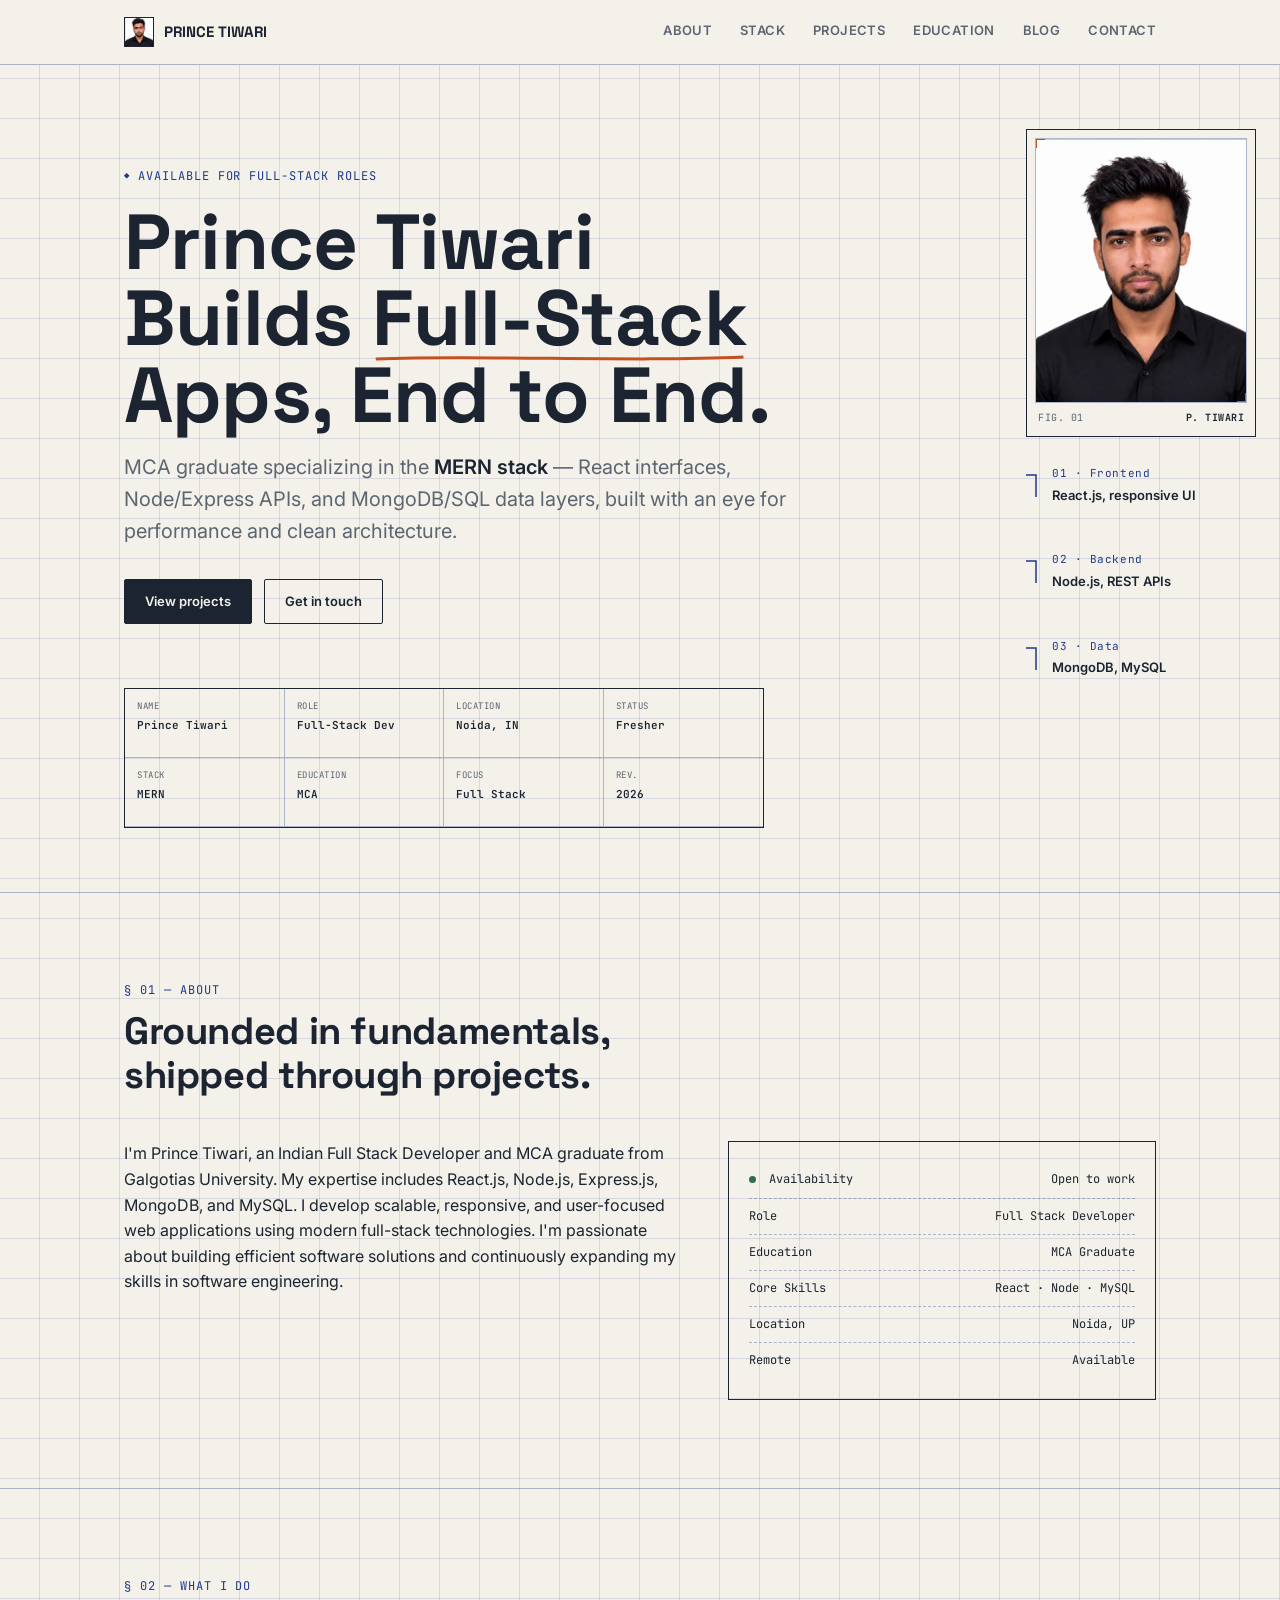
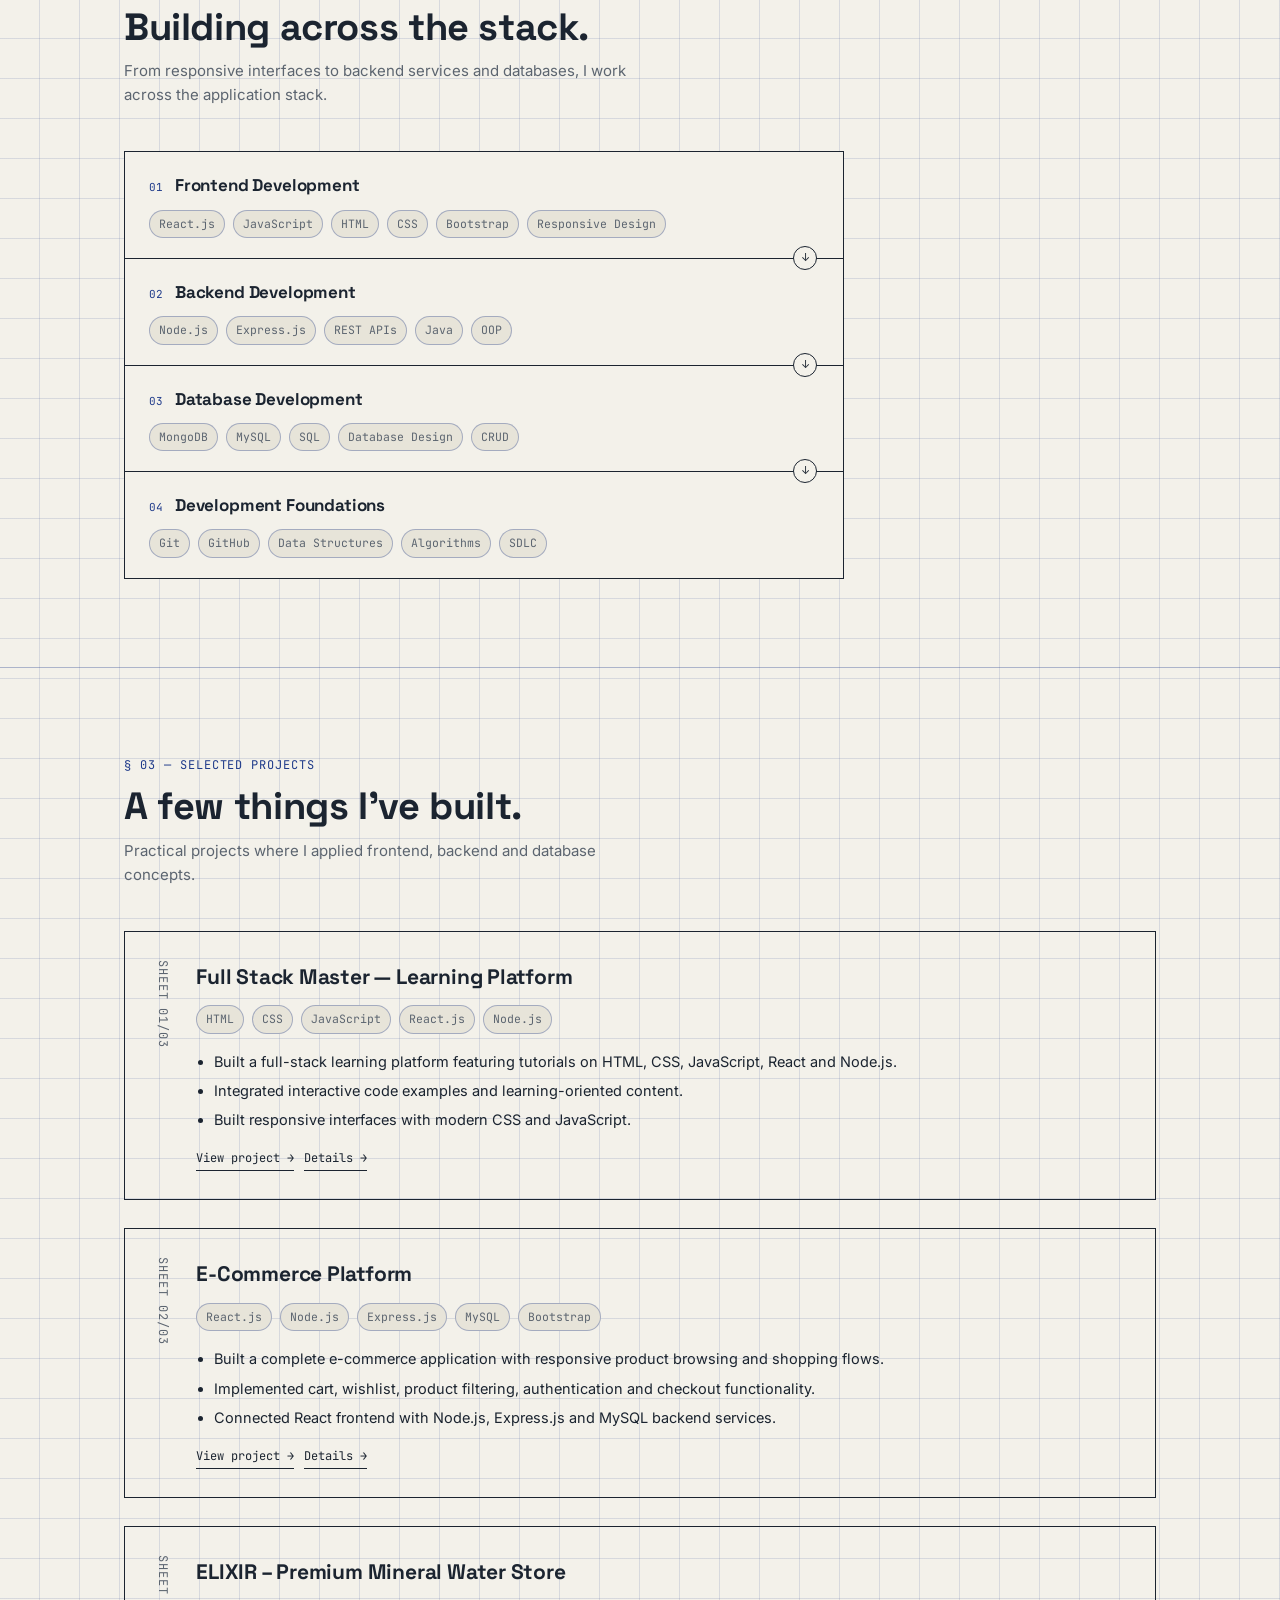
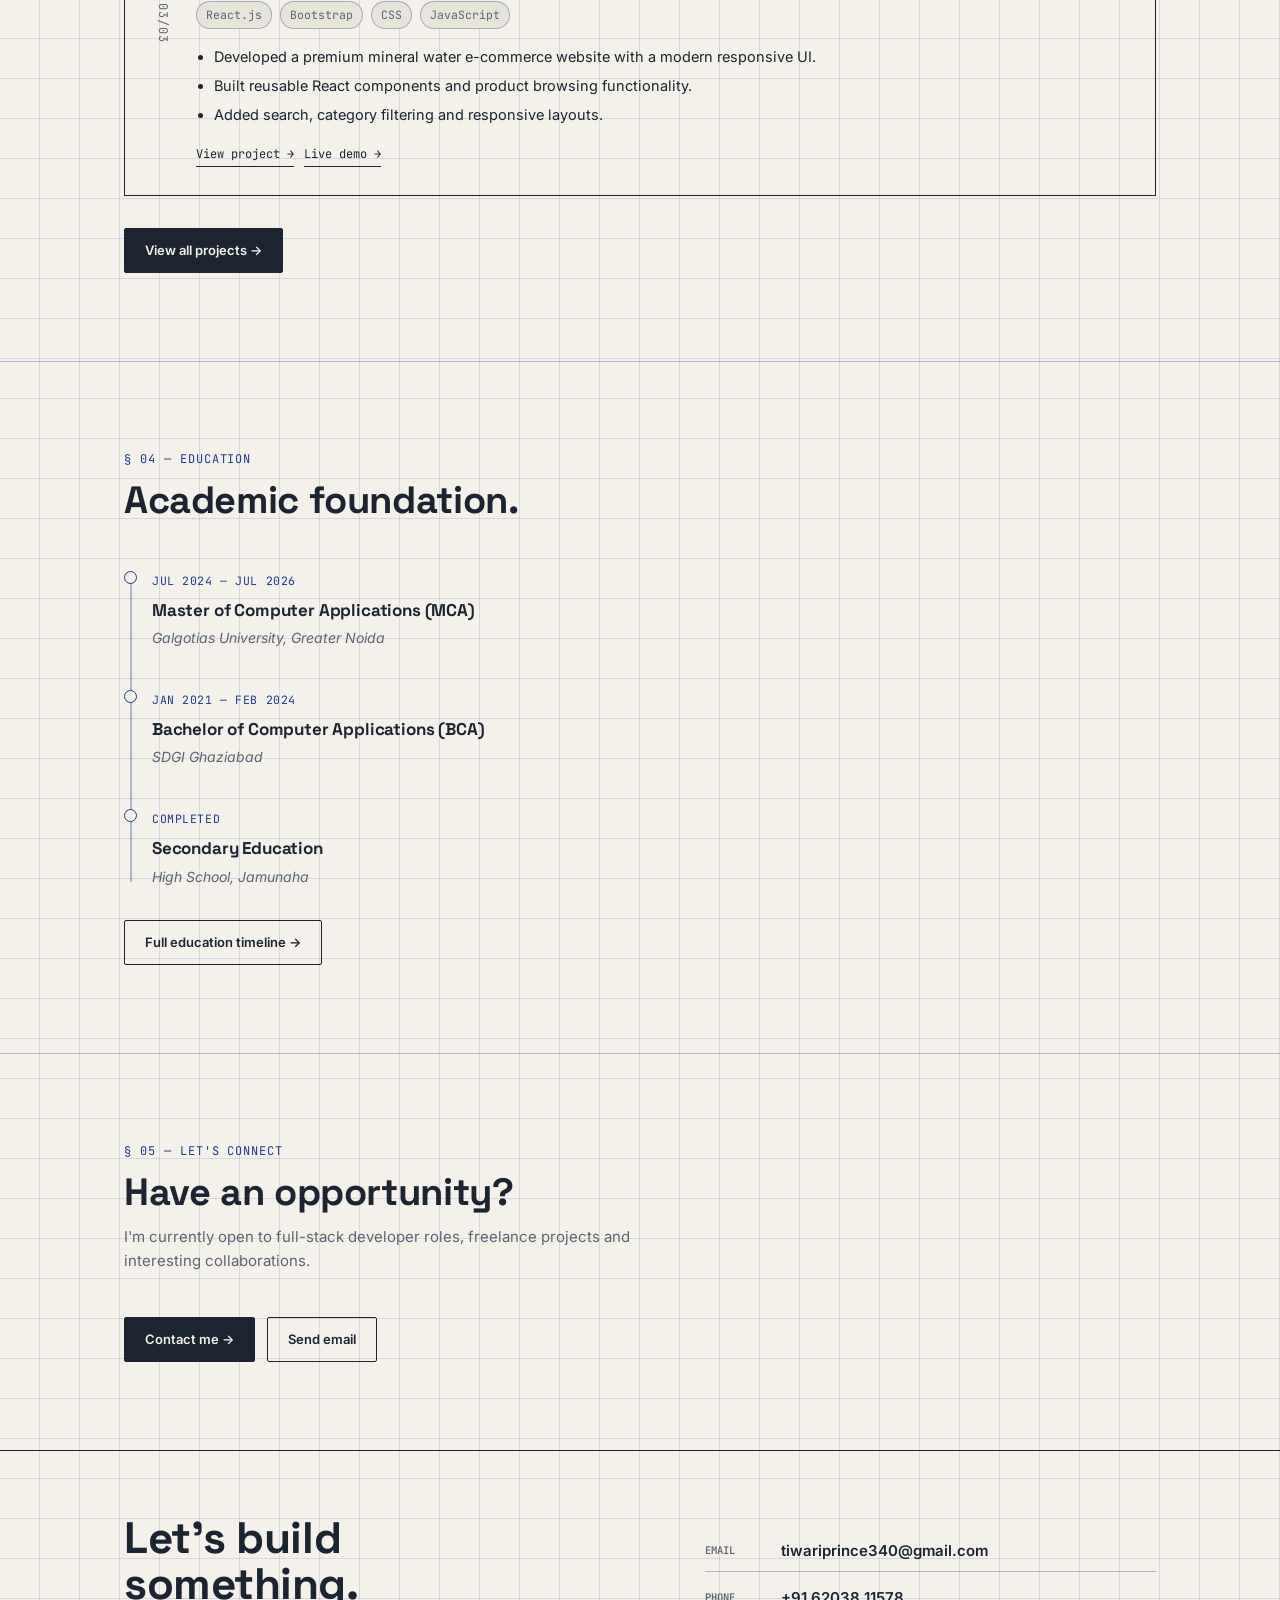
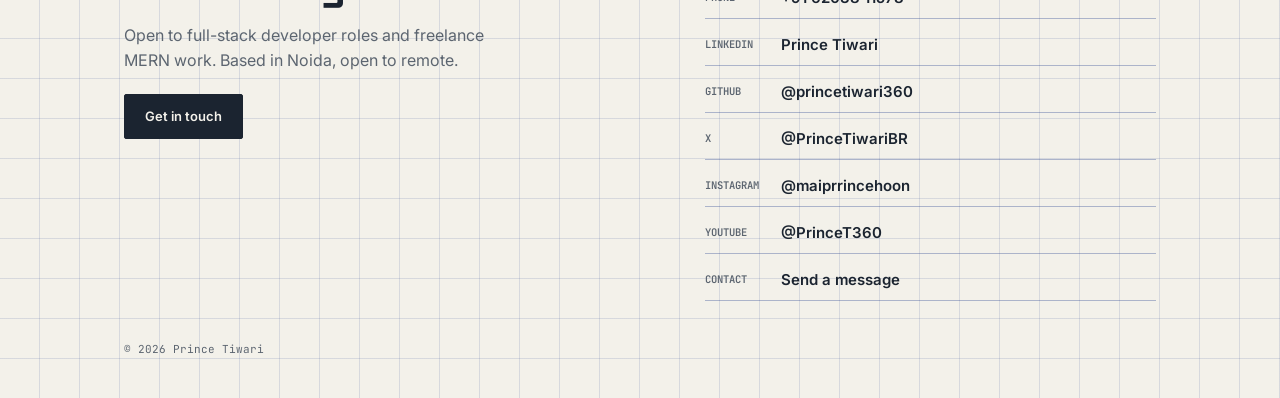
<file: index.html>
<!DOCTYPE html>
<html lang="en">

<head>
  <meta charset="UTF-8">
  <meta name="viewport" content="width=device-width, initial-scale=1.0">

  <title>Prince Tiwari | Full Stack Developer | Java & MERN Stack Portfolio</title>

  <meta name="description" content="Official portfolio of Prince Tiwari, Full Stack Developer specializing in Java, React.js, Node.js, Express.js, MongoDB and MySQL. Explore projects, skills and contact information.">

  <meta name="keywords" content="Prince Tiwari, Full Stack Developer, Java Developer, MERN Stack Developer, React Developer, Node.js, Express.js, MongoDB, MySQL, Portfolio">

  <meta name="author" content="Prince Tiwari">
  <meta name="robots" content="index, follow, max-image-preview:large">
  <meta name="language" content="English">
  <meta name="theme-color" content="#F3F1EA">

  <link rel="canonical" href="https://princetiwari.in/">

  <meta property="og:type" content="website">
  <meta property="og:site_name" content="Prince Tiwari">
  <meta property="og:title" content="Prince Tiwari | Full Stack Developer">
  <meta property="og:description" content="Official portfolio of Prince Tiwari featuring Full Stack Development projects, skills and experience.">
  <meta property="og:url" content="https://princetiwari.in/">
  <meta property="og:image" content="https://princetiwari.in/profile.webp">
  <meta property="og:image:width" content="1200">
  <meta property="og:image:height" content="630">
  <meta property="og:image:type" content="image/jpeg">

  <meta name="twitter:card" content="summary_large_image">
  <meta name="twitter:title" content="Prince Tiwari | Full Stack Developer">
  <meta name="twitter:description" content="Official portfolio of Prince Tiwari.">
  <meta name="twitter:creator" content="@PrinceTiwariBR">
  <meta name="twitter:image" content="https://princetiwari.in/profile.webp">

  <link rel="preconnect" href="https://fonts.googleapis.com">
  <link rel="preconnect" href="https://fonts.gstatic.com" crossorigin>

  <link href="https://fonts.googleapis.com/css2?family=Space+Grotesk:wght@500;600;700&family=Inter:wght@400;500;600&family=JetBrains+Mono:wght@400;500;600&display=swap" rel="stylesheet">

  <link rel="stylesheet" href="css/style.css">

  <link rel="icon" type="image/png" href="Pfavicon.png">

  <script type="application/ld+json">
  {
    "@context":"https://schema.org",
    "@type": "Person",
    "@id": "https://princetiwari.in/#person",
    "name": "Prince Tiwari",
    "url": "https://princetiwari.in/",
    "jobTitle":"Full Stack Developer",
    "description":"Official portfolio of Prince Tiwari.",
    "email":"mailto:tiwariprince340@gmail.com",
    "sameAs":[
      "https://www.youtube.com/@PrinceT360",
      "https://github.com/PRINCETIWARI360",
      "https://www.linkedin.com/in/princetiwariprincetiwari",
      "https://x.com/PrinceTiwariBR",
      "https://instagram.com/maiprrincehoon",
      "https://www.facebook.com/profile.php?id=100018404438643"
    ]
  }
  </script>
</head>

<body>

<header class="site">

  <div class="nav">

    <a class="brand" href="index.html">

      <span class="badge">
        <img src="Profile.webp" alt="Prince Tiwari">
      </span>

      PRINCE TIWARI

    </a>


    <button
      class="nav-toggle"
      id="navToggle"
      aria-label="Toggle navigation"
      aria-expanded="false"
    >
      <span></span>
      <span></span>
      <span></span>
    </button>


    <nav class="links" id="navLinks">

      <a href="about.html">
        About
      </a>

      <a href="stack.html">
        Stack
      </a>

      <a href="projects.html">
        Projects
      </a>

      <a href="education.html">
        Education
      </a>

      <a href="blog.html">Blog</a>

      <a href="contact.html">
        Contact
      </a>

    </nav>

  </div>

</header>


<main id="top">


  <section class="hero" style="border-top:none;">

    <div class="wrap">

      <span class="eyebrow">
        Available for full-stack roles
      </span>


      <h1>

        Prince Tiwari Builds

        <span class="draw-underline">

          Full-Stack

          <svg viewBox="0 0 200 10" preserveAspectRatio="none">
            <path d="M2,6 C60,2 140,9 198,4"></path>
          </svg>

        </span>

        Apps, End to End.

      </h1>


      <p class="role">

        MCA graduate specializing in the
        <strong>MERN stack</strong> — React interfaces,
        Node/Express APIs, and MongoDB/SQL data layers,
        built with an eye for performance and clean architecture.

      </p>


      <div class="cta-row">

        <a class="btn primary" href="projects.html">
          View projects
        </a>

        <a class="btn ghost" href="contact.html">
          Get in touch
        </a>

      </div>


      <div class="titleblock">

        <div>
          <span class="lbl">Name</span>
          <span class="val">Prince Tiwari</span>
        </div>

        <div>
          <span class="lbl">Role</span>
          <span class="val">Full-Stack Dev</span>
        </div>

        <div>
          <span class="lbl">Location</span>
          <span class="val">Noida, IN</span>
        </div>

        <div>
          <span class="lbl">Status</span>
          <span class="val">Fresher</span>
        </div>

        <div>
          <span class="lbl">Stack</span>
          <span class="val">MERN</span>
        </div>

        <div>
          <span class="lbl">Education</span>
          <span class="val">MCA</span>
        </div>

        <div>
          <span class="lbl">Focus</span>
          <span class="val">Full Stack</span>
        </div>

        <div>
          <span class="lbl">Rev.</span>
          <span class="val">2026</span>
        </div>

      </div>

    </div>


    <div class="callouts">


      <div class="hero-photo">

        <div class="frame">

          <span class="corner-tick tl"></span>
          <span class="corner-tick br"></span>

          <img
            src="Profile.webp"
            alt="Portrait of Prince Tiwari"
          >

        </div>

        <div class="cap">

          <span>Fig. 01</span>
          <b>P. Tiwari</b>

        </div>

      </div>


      <div class="callout">

        <svg width="20" height="30">
          <path
            d="M0,4 H10 V26"
            stroke="#1E3A8A"
            stroke-width="1.5"
            fill="none"
          ></path>
        </svg>

        <div class="k">
          01 · Frontend
        </div>

        <div class="v">
          React.js, responsive UI
        </div>

      </div>


      <div class="callout">

        <svg width="20" height="30">
          <path
            d="M0,4 H10 V26"
            stroke="#1E3A8A"
            stroke-width="1.5"
            fill="none"
          ></path>
        </svg>

        <div class="k">
          02 · Backend
        </div>

        <div class="v">
          Node.js, REST APIs
        </div>

      </div>


      <div class="callout">

        <svg width="20" height="30">
          <path
            d="M0,4 H10 V26"
            stroke="#1E3A8A"
            stroke-width="1.5"
            fill="none"
          ></path>
        </svg>

        <div class="k">
          03 · Data
        </div>

        <div class="v">
          MongoDB, MySQL
        </div>

      </div>


    </div>

  </section>


  <section id="about">

    <div class="wrap">

      <div class="section-head reveal">

        <span class="sheet-no">
          § 01 — About
        </span>

        <h2>
          Grounded in fundamentals,
          <br>
          shipped through projects.
        </h2>

      </div>


      <div class="about-grid reveal">

        <p>

          I'm Prince Tiwari, an Indian Full Stack Developer and
          MCA graduate from Galgotias University. My expertise
          includes React.js, Node.js, Express.js, MongoDB, and MySQL.

          I develop scalable, responsive, and user-focused web
          applications using modern full-stack technologies.

          I'm passionate about building efficient software solutions
          and continuously expanding my skills in software engineering.

        </p>


        <div class="status-card">

          <div class="row">

            <span>
              <span class="dot"></span>
              Availability
            </span>

            <span>
              Open to work
            </span>

          </div>


          <div class="row">
            <span>Role</span>
            <span>Full Stack Developer</span>
          </div>


          <div class="row">
            <span>Education</span>
            <span>MCA Graduate</span>
          </div>


          <div class="row">
            <span>Core Skills</span>
            <span>React · Node · MySQL</span>
          </div>


          <div class="row">
            <span>Location</span>
            <span>Noida, UP</span>
          </div>


          <div class="row">
            <span>Remote</span>
            <span>Available</span>
          </div>

        </div>

      </div>

    </div>

  </section>


  <section>

    <div class="wrap">

      <div class="section-head reveal">

        <span class="sheet-no">
          § 02 — What I do
        </span>

        <h2>
          Building across the stack.
        </h2>

        <p class="sub">
          From responsive interfaces to backend services and
          databases, I work across the application stack.
        </p>

      </div>


      <div class="stack-diagram reveal">


        <div class="stack-layer">

          <div class="layer-head">

            <span class="layer-tag">
              01
            </span>

            <h3>
              Frontend Development
            </h3>

          </div>

          <div class="tags">

            <span class="tag">React.js</span>
            <span class="tag">JavaScript</span>
            <span class="tag">HTML</span>
            <span class="tag">CSS</span>
            <span class="tag">Bootstrap</span>
            <span class="tag">Responsive Design</span>

          </div>

        </div>


        <div class="stack-layer">

          <span class="flow-arrow">
            ↓
          </span>

          <div class="layer-head">

            <span class="layer-tag">
              02
            </span>

            <h3>
              Backend Development
            </h3>

          </div>

          <div class="tags">

            <span class="tag">Node.js</span>
            <span class="tag">Express.js</span>
            <span class="tag">REST APIs</span>
            <span class="tag">Java</span>
            <span class="tag">OOP</span>

          </div>

        </div>


        <div class="stack-layer">

          <span class="flow-arrow">
            ↓
          </span>

          <div class="layer-head">

            <span class="layer-tag">
              03
            </span>

            <h3>
              Database Development
            </h3>

          </div>

          <div class="tags">

            <span class="tag">MongoDB</span>
            <span class="tag">MySQL</span>
            <span class="tag">SQL</span>
            <span class="tag">Database Design</span>
            <span class="tag">CRUD</span>

          </div>

        </div>


        <div class="stack-layer">

          <span class="flow-arrow">
            ↓
          </span>

          <div class="layer-head">

            <span class="layer-tag">
              04
            </span>

            <h3>
              Development Foundations
            </h3>

          </div>

          <div class="tags">

            <span class="tag">Git</span>
            <span class="tag">GitHub</span>
            <span class="tag">Data Structures</span>
            <span class="tag">Algorithms</span>
            <span class="tag">SDLC</span>

          </div>

        </div>


      </div>

    </div>

  </section>


  <section id="projects">

    <div class="wrap">

      <div class="section-head reveal">

        <span class="sheet-no">
          § 03 — Selected projects
        </span>

        <h2>
          A few things I've built.
        </h2>

        <p class="sub">
          Practical projects where I applied frontend,
          backend and database concepts.
        </p>

      </div>


      <div class="projects">


        <article class="project-card reveal">

          <div class="project-sheet">
            SHEET 01/03
          </div>


          <div class="project-body">

            <h3>
              Full Stack Master — Learning Platform
            </h3>


            <div class="tags">

              <span class="tag">HTML</span>
              <span class="tag">CSS</span>
              <span class="tag">JavaScript</span>
              <span class="tag">React.js</span>
              <span class="tag">Node.js</span>

            </div>


            <ul>

              <li>
                Built a full-stack learning platform featuring
                tutorials on HTML, CSS, JavaScript, React and Node.js.
              </li>

              <li>
                Integrated interactive code examples and
                learning-oriented content.
              </li>

              <li>
                Built responsive interfaces with modern CSS
                and JavaScript.
              </li>

            </ul>


            <div class="project-links">

              <a href="projects.html">
                View project →
              </a>

              <a href="projects.html">
                Details →
              </a>

            </div>

          </div>

        </article>


        <article class="project-card reveal">

          <div class="project-sheet">
            SHEET 02/03
          </div>


          <div class="project-body">

            <h3>
              E-Commerce Platform
            </h3>


            <div class="tags">

              <span class="tag">React.js</span>
              <span class="tag">Node.js</span>
              <span class="tag">Express.js</span>
              <span class="tag">MySQL</span>
              <span class="tag">Bootstrap</span>

            </div>


            <ul>

              <li>
                Built a complete e-commerce application with
                responsive product browsing and shopping flows.
              </li>

              <li>
                Implemented cart, wishlist, product filtering,
                authentication and checkout functionality.
              </li>

              <li>
                Connected React frontend with Node.js,
                Express.js and MySQL backend services.
              </li>

            </ul>


            <div class="project-links">

              <a href="projects.html">
                View project →
              </a>

              <a href="projects.html">
                Details →
              </a>

            </div>

          </div>

        </article>


        <article class="project-card reveal">

          <div class="project-sheet">
            SHEET 03/03
          </div>


          <div class="project-body">

            <h3>
              ELIXIR – Premium Mineral Water Store
            </h3>


            <div class="tags">

              <span class="tag">React.js</span>
              <span class="tag">Bootstrap</span>
              <span class="tag">CSS</span>
              <span class="tag">JavaScript</span>

            </div>


            <ul>

              <li>
                Developed a premium mineral water e-commerce
                website with a modern responsive UI.
              </li>

              <li>
                Built reusable React components and product
                browsing functionality.
              </li>

              <li>
                Added search, category filtering and
                responsive layouts.
              </li>

            </ul>


            <div class="project-links">

              <a href="projects.html">
                View project →
              </a>

              <a
                href="https://luxury-drinks.vercel.app/"
                target="_blank"
                rel="noopener noreferrer"
              >
                Live demo →
              </a>

            </div>

          </div>

        </article>


      </div>


      <div class="cta-row reveal">

        <a class="btn primary" href="projects.html">
          View all projects →
        </a>

      </div>

    </div>

  </section>


  <section id="education">

    <div class="wrap">

      <div class="section-head reveal">

        <span class="sheet-no">
          § 04 — Education
        </span>

        <h2>
          Academic foundation.
        </h2>

      </div>


      <div class="timeline reveal">


        <div class="t-item">

          <span class="range">
            Jul 2024 — Jul 2026
          </span>

          <h3>
            Master of Computer Applications (MCA)
          </h3>

          <div class="school">
            Galgotias University, Greater Noida
          </div>

        </div>


        <div class="t-item">

          <span class="range">
            Jan 2021 — Feb 2024
          </span>

          <h3>
            Bachelor of Computer Applications (BCA)
          </h3>

          <div class="school">
            SDGI Ghaziabad
          </div>

        </div>


        <div class="t-item">

          <span class="range">
            Completed
          </span>

          <h3>
            Secondary Education
          </h3>

          <div class="school">
            High School, Jamunaha
          </div>

        </div>


      </div>


      <div class="cta-row reveal">

        <a class="btn ghost" href="education.html">
          Full education timeline →
        </a>

      </div>

    </div>

  </section>


  <section>

    <div class="wrap">

      <div class="section-head reveal">

        <span class="sheet-no">
          § 05 — Let's connect
        </span>

        <h2>
          Have an opportunity?
        </h2>

        <p class="sub">
          I'm currently open to full-stack developer roles,
          freelance projects and interesting collaborations.
        </p>

      </div>


      <div class="cta-row reveal">

        <a class="btn primary" href="contact.html">
          Contact me →
        </a>

        <a
          class="btn ghost"
          href="mailto:tiwariprince340@gmail.com"
        >
          Send email
        </a>

      </div>

    </div>

  </section>


</main>


<footer id="contact">

  <div class="wrap">

    <div class="contact-grid">


      <div>

        <h2>
          Let's build
          <br>
          something.
        </h2>

        <p
          style="
            color:var(--ink-dim);
            margin-top:16px;
            max-width:40ch;
          "
        >
          Open to full-stack developer roles and freelance MERN work.
          Based in Noida, open to remote.
        </p>

        <a
          class="btn primary"
          href="contact.html"
          style="margin-top:20px;"
        >
          Get in touch
        </a>

      </div>


      <div class="contact-list">


        <a href="mailto:tiwariprince340@gmail.com">

          <span class="k">
            Email
          </span>

          tiwariprince340@gmail.com

        </a>


        <a href="tel:+916203811578">

          <span class="k">
            Phone
          </span>

          +91 62038 11578

        </a>


        <a
          href="https://linkedin.com/in/princetiwariprincetiwari/"
          target="_blank"
          rel="noopener noreferrer"
        >

          <span class="k">
            LinkedIn
          </span>

          Prince Tiwari

        </a>
    
        <a
          href="https://github.com/PRINCETIWARI360"
          target="_blank"
          rel="noopener noreferrer"
        >

          <span class="k">
            GitHub
          </span>
          @princetiwari360

        </a>



        <a
          href="https://x.com/PrinceTiwariBR"
          target="_blank"
          rel="noopener noreferrer"
        >

          <span class="k">
            X
          </span>

          @PrinceTiwariBR

        </a>


        <a
          href="https://instagram.com/maiprrincehoon"
          target="_blank"
          rel="noopener noreferrer"
        >

          <span class="k">
            Instagram
          </span>

          @maiprrincehoon

        </a>
        <a
          href="https://www.youtube.com/@PrinceT360"
          target="_blank"
          rel="noopener noreferrer"
        >

          <span class="k">
            Youtube
          </span>

          @PrinceT360

        </a>


        <a href="contact.html">

          <span class="k">
            Contact
          </span>

          Send a message

        </a>


      </div>

    </div>


    <div class="fine">

      <span>
        © <span id="year"></span> Prince Tiwari
      </span>

    </div>

  </div>

</footer>
<script>
document.addEventListener('contextmenu', function (e) {
  e.preventDefault();
});

document.addEventListener('keydown', function (e) {
  if (
    e.key === 'F12' ||
    (e.ctrlKey && e.shiftKey && ['I', 'J', 'C'].includes(e.key.toUpperCase())) ||
    (e.metaKey && e.altKey && ['I', 'J', 'C'].includes(e.key.toUpperCase())) ||
    (e.ctrlKey && e.key.toUpperCase() === 'U') ||
    (e.metaKey && e.key.toUpperCase() === 'U')
  ) {
    e.preventDefault();
  }
});
</script>


<script src="js/main.js"></script>

</body>

</html>
</file>
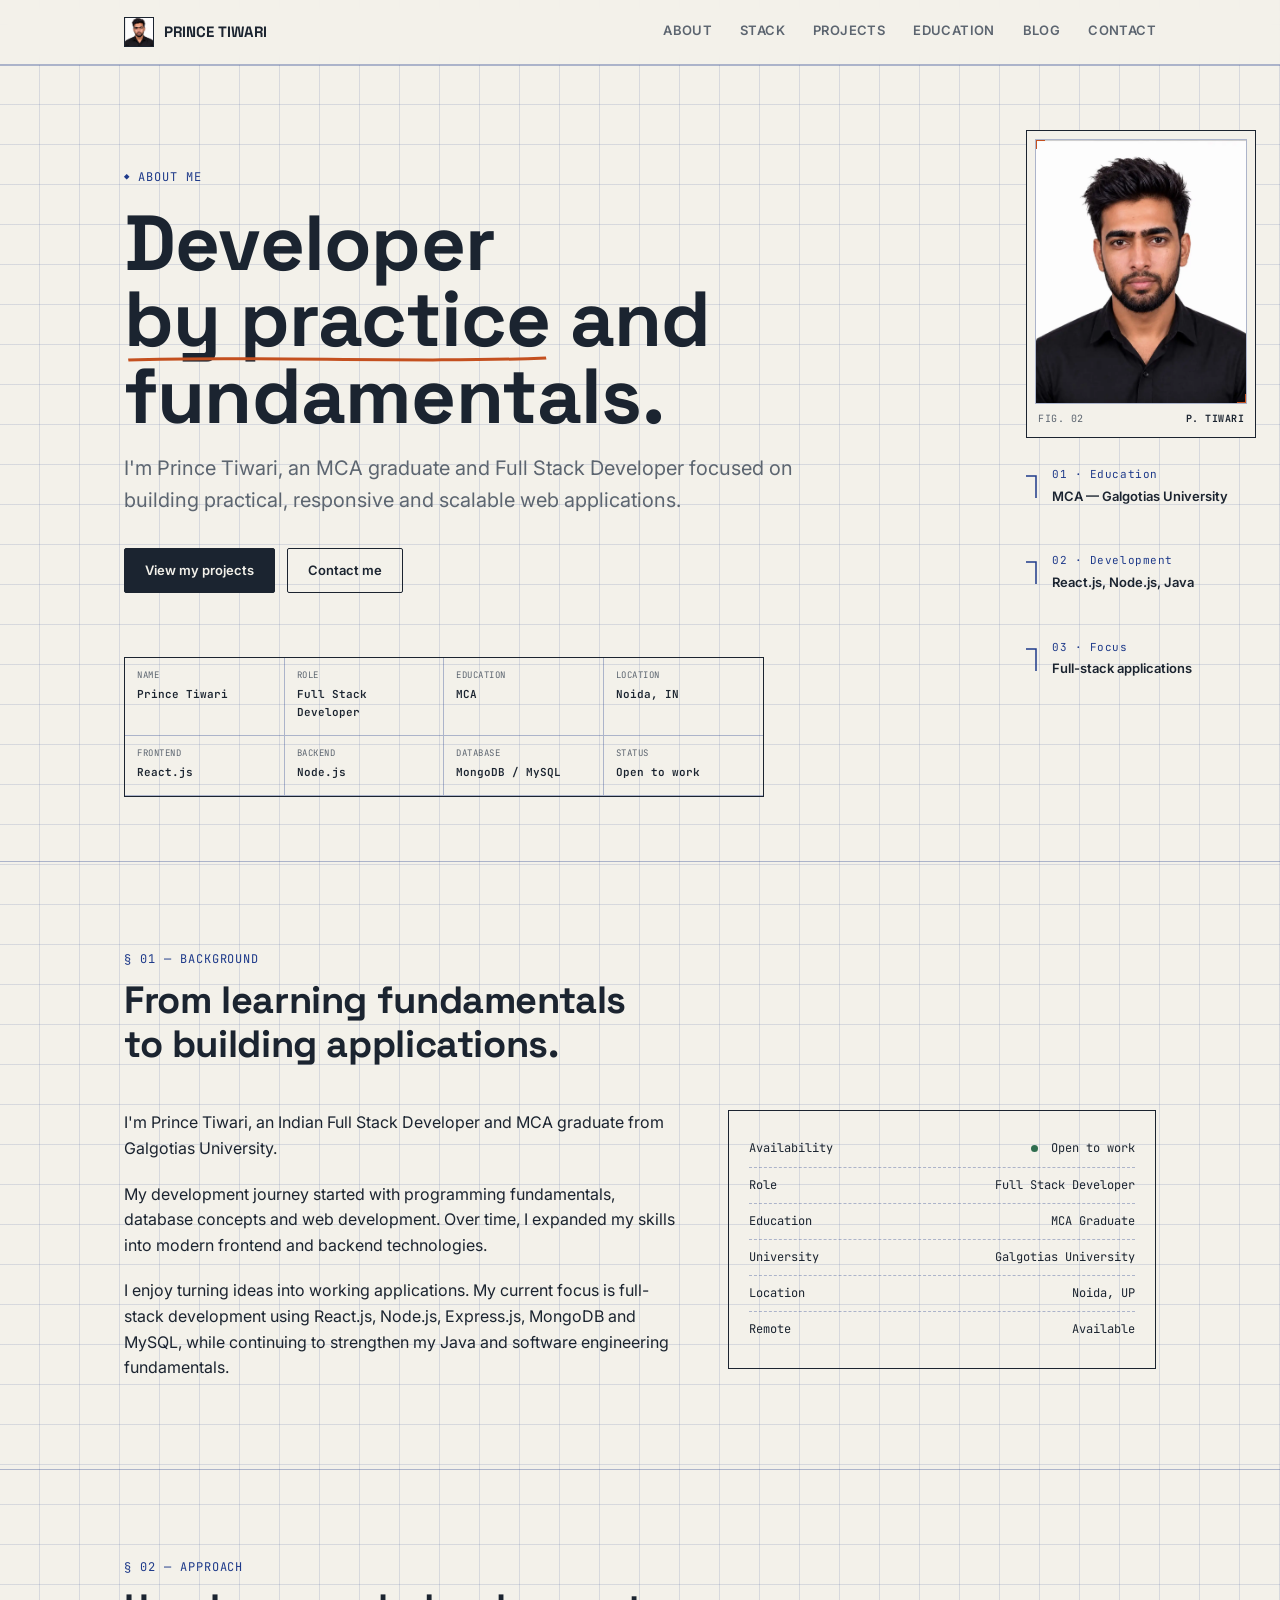
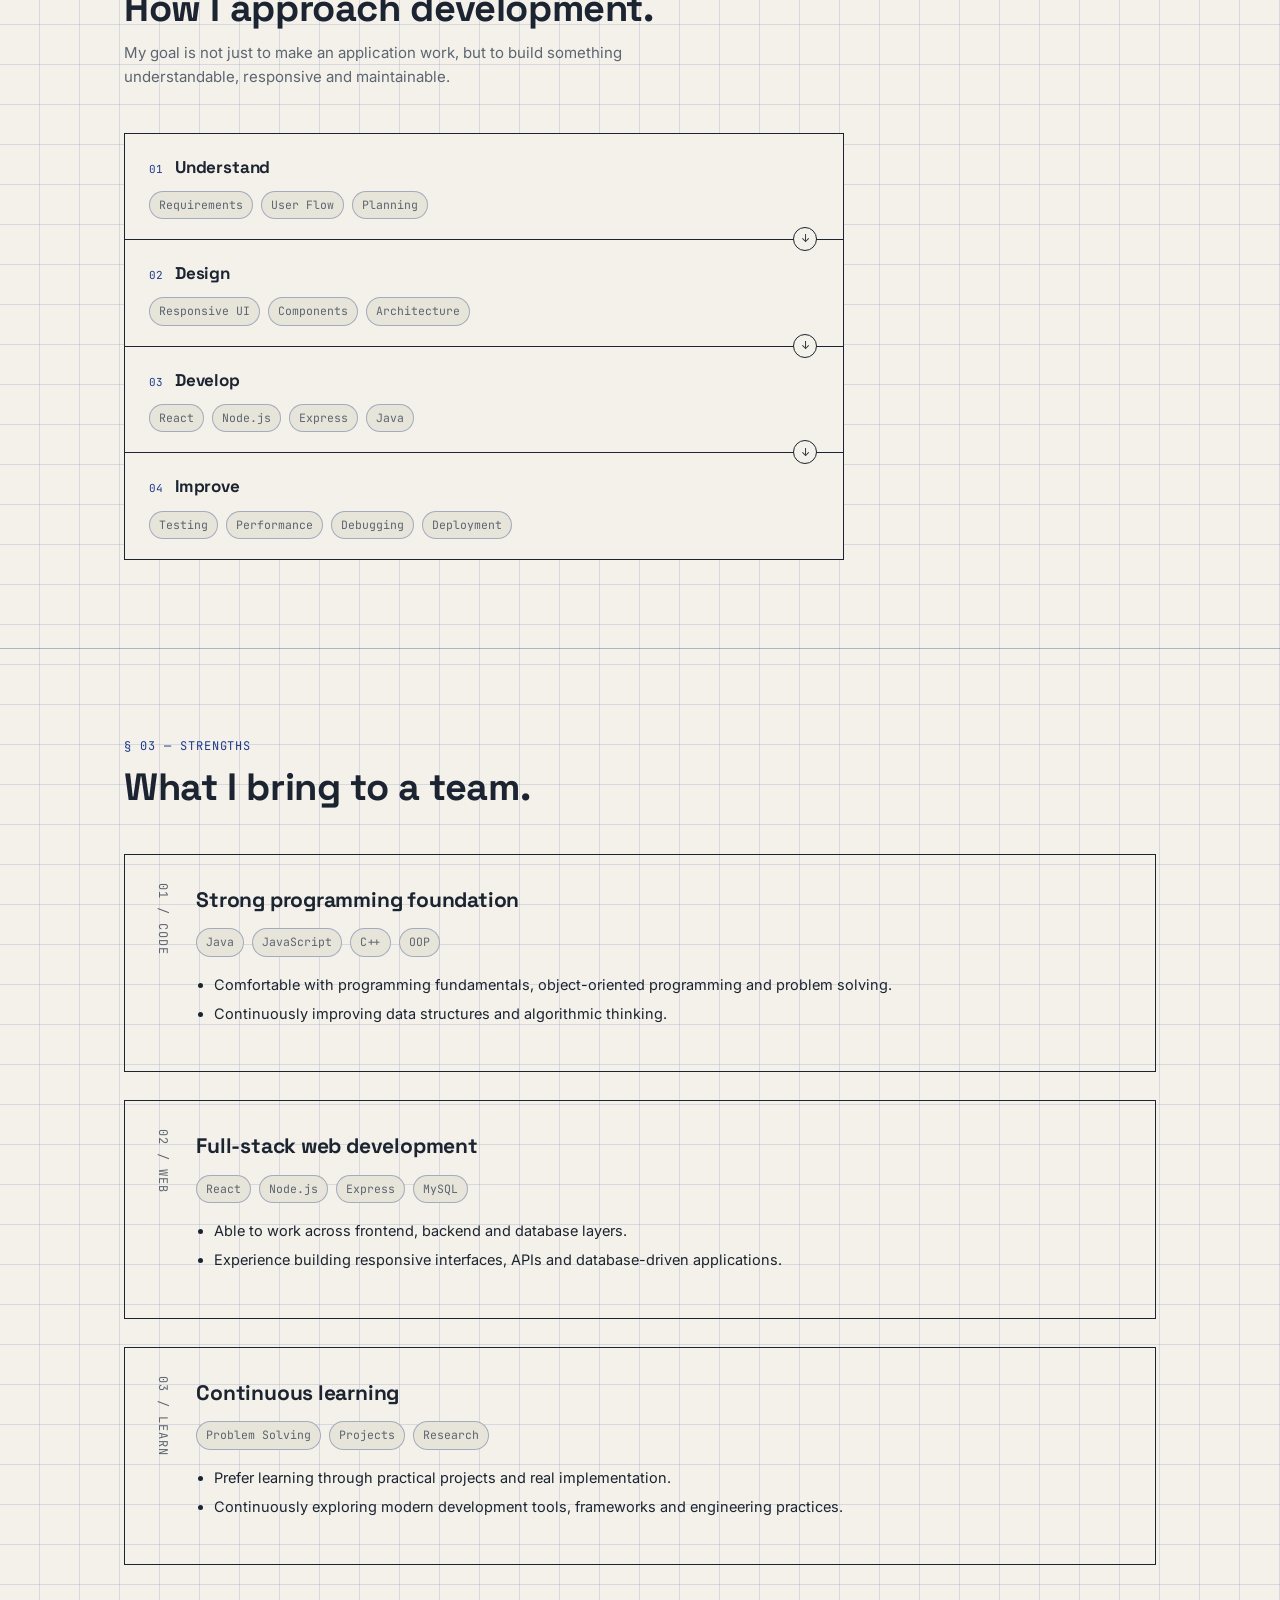
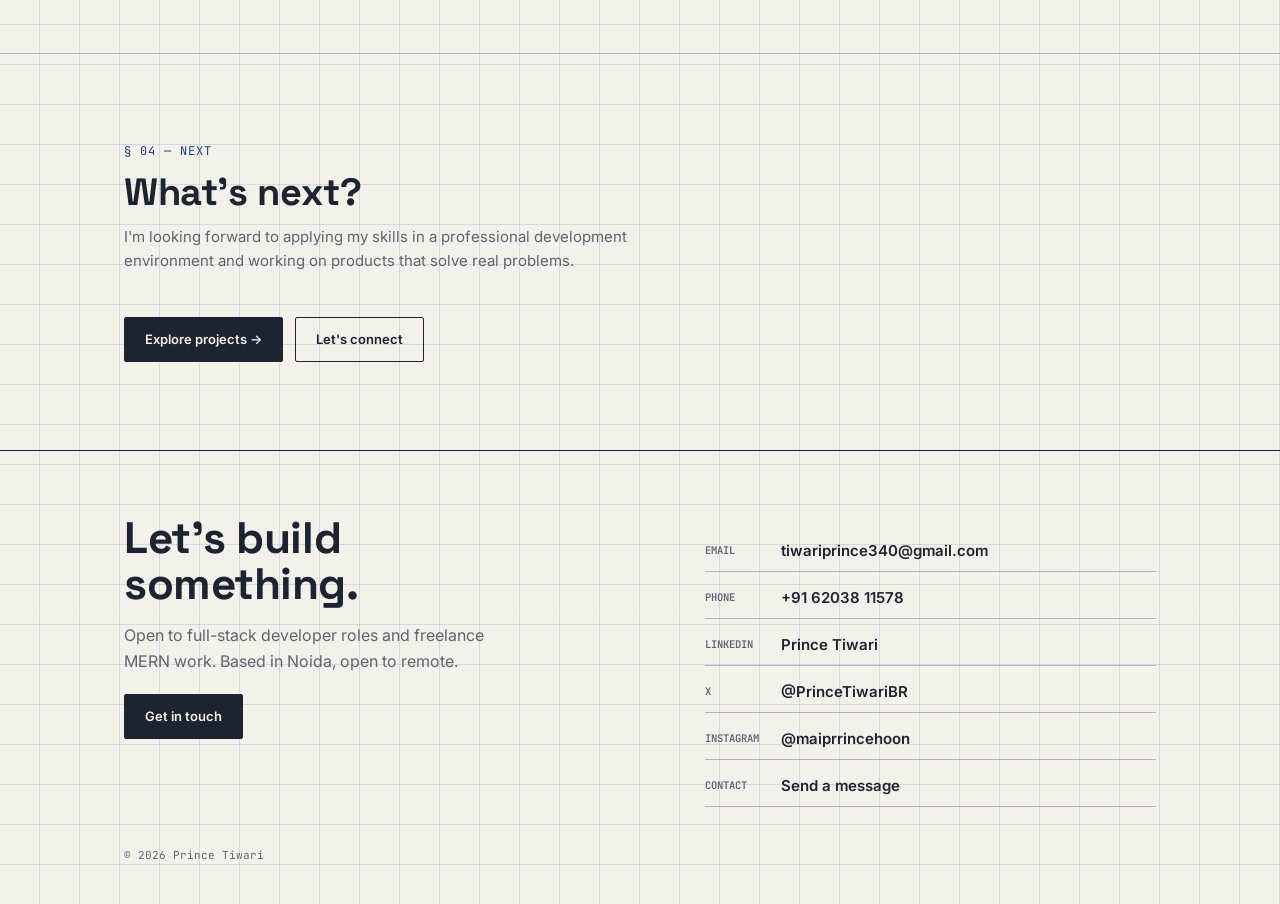
<file: about.html>
<!DOCTYPE html>
<html lang="en">

<head>
  <meta charset="UTF-8">
  <meta name="viewport" content="width=device-width, initial-scale=1.0">

  <title>About Prince Tiwari | Full Stack Developer</title>

  <meta name="description" content="Learn more about Prince Tiwari, MCA graduate and Full Stack Developer specializing in React.js, Node.js, Express.js, Java, MongoDB and MySQL.">

  <meta name="keywords" content="About Prince Tiwari, Prince Tiwari Developer, Full Stack Developer, Java Developer, React Developer, MERN Developer">

  <meta name="author" content="Prince Tiwari">
  <meta name="robots" content="index, follow, max-image-preview:large">
  <meta name="language" content="English">
  <meta name="theme-color" content="#F3F1EA">

  <link rel="canonical" href="https://princetiwari.in/about.html">

  <meta property="og:type" content="profile">
  <meta property="og:site_name" content="Prince Tiwari">
  <meta property="og:title" content="About Prince Tiwari | Full Stack Developer">
  <meta property="og:description" content="Learn more about Prince Tiwari, MCA graduate and Full Stack Developer.">
  <meta property="og:url" content="https://princetiwari.in/about.html">
  <meta property="og:image" content="https://princetiwari.in/profile.jpg">

  <meta name="twitter:card" content="summary_large_image">
  <meta name="twitter:title" content="About Prince Tiwari | Full Stack Developer">
  <meta name="twitter:description" content="Learn more about Prince Tiwari and his software development journey.">
  <meta name="twitter:image" content="https://princetiwari.in/profile.jpg">

  <link rel="preconnect" href="https://fonts.googleapis.com">
  <link rel="preconnect" href="https://fonts.gstatic.com" crossorigin>

  <link href="https://fonts.googleapis.com/css2?family=Space+Grotesk:wght@500;600;700&family=Inter:wght@400;500;600&family=JetBrains+Mono:wght@400;500;600&display=swap" rel="stylesheet">

  <link rel="stylesheet" href="css/style.css">

  <link rel="icon" type="image/png" href="Pfavicon.png">

  <script type="application/ld+json">
  {
    "@context":"https://schema.org",
    "@type":"AboutPage",
    "name":"About Prince Tiwari",
    "url":"https://princetiwari.in/about.html",
    "description":"About Prince Tiwari, Full Stack Developer and MCA graduate.",
    "mainEntity":{
      "@type":"Person",
      "name":"Prince Tiwari",
      "url":"https://princetiwari.in/",
      "jobTitle":"Full Stack Developer",
      "email":"mailto:tiwariprince340@gmail.com"
    }
  }
  </script>
</head>

<body>

<header class="site">

  <div class="nav">

    <a class="brand" href="index.html">

      <span class="badge">
        <img src="Profile.webp" alt="Prince Tiwari">
      </span>

      PRINCE TIWARI

    </a>


    <button
      class="nav-toggle"
      id="navToggle"
      aria-label="Toggle navigation"
      aria-expanded="false"
    >
      <span></span>
      <span></span>
      <span></span>
    </button>


    <nav class="links" id="navLinks">

      <a href="about.html">About</a>
      <a href="stack.html">Stack</a>
      <a href="projects.html">Projects</a>
      <a href="education.html">Education</a>
       <a href="blog.html">Blog</a>
      <a href="contact.html">Contact</a>

    </nav>

  </div>

</header>


<main>


  <section class="hero">

    <div class="wrap">

      <span class="eyebrow">
        About me
      </span>


      <h1>

        Developer
        <span class="draw-underline">

          by practice

          <svg viewBox="0 0 200 10" preserveAspectRatio="none">
            <path d="M2,6 C60,2 140,9 198,4"></path>
          </svg>

        </span>

        and fundamentals.

      </h1>


      <p class="role">

        I'm Prince Tiwari, an MCA graduate and Full Stack Developer
        focused on building practical, responsive and scalable
        web applications.

      </p>


      <div class="cta-row">

        <a
          class="btn primary"
          href="projects.html"
        >
          View my projects
        </a>

        <a
          class="btn ghost"
          href="contact.html"
        >
          Contact me
        </a>

      </div>


      <div class="titleblock">

        <div>
          <span class="lbl">Name</span>
          <span class="val">Prince Tiwari</span>
        </div>

        <div>
          <span class="lbl">Role</span>
          <span class="val">Full Stack Developer</span>
        </div>

        <div>
          <span class="lbl">Education</span>
          <span class="val">MCA</span>
        </div>

        <div>
          <span class="lbl">Location</span>
          <span class="val">Noida, IN</span>
        </div>

        <div>
          <span class="lbl">Frontend</span>
          <span class="val">React.js</span>
        </div>

        <div>
          <span class="lbl">Backend</span>
          <span class="val">Node.js</span>
        </div>

        <div>
          <span class="lbl">Database</span>
          <span class="val">MongoDB / MySQL</span>
        </div>

        <div>
          <span class="lbl">Status</span>
          <span class="val">Open to work</span>
        </div>

      </div>

    </div>


    <div class="callouts">

      <div class="hero-photo">

        <div class="frame">

          <span class="corner-tick tl"></span>
          <span class="corner-tick br"></span>

          <img
            src="Profile.webp"
            alt="Portrait of Prince Tiwari"
          >

        </div>

        <div class="cap">

          <span>Fig. 02</span>
          <b>P. Tiwari</b>

        </div>

      </div>


      <div class="callout">

        <svg width="20" height="30">
          <path
            d="M0,4 H10 V26"
            stroke="#1E3A8A"
            stroke-width="1.5"
            fill="none"
          ></path>
        </svg>

        <div class="k">
          01 · Education
        </div>

        <div class="v">
          MCA — Galgotias University
        </div>

      </div>


      <div class="callout">

        <svg width="20" height="30">
          <path
            d="M0,4 H10 V26"
            stroke="#1E3A8A"
            stroke-width="1.5"
            fill="none"
          ></path>
        </svg>

        <div class="k">
          02 · Development
        </div>

        <div class="v">
          React.js, Node.js, Java
        </div>

      </div>


      <div class="callout">

        <svg width="20" height="30">
          <path
            d="M0,4 H10 V26"
            stroke="#1E3A8A"
            stroke-width="1.5"
            fill="none"
          ></path>
        </svg>

        <div class="k">
          03 · Focus
        </div>

        <div class="v">
          Full-stack applications
        </div>

      </div>

    </div>

  </section>


  <section>

    <div class="wrap">

      <div class="section-head reveal">

        <span class="sheet-no">
          § 01 — Background
        </span>

        <h2>
          From learning fundamentals
          <br>
          to building applications.
        </h2>

      </div>


      <div class="about-grid reveal">

        <div>

          <p>

            I'm Prince Tiwari, an Indian Full Stack Developer
            and MCA graduate from Galgotias University.

          </p>

          <p style="margin-top:20px;">

            My development journey started with programming
            fundamentals, database concepts and web development.
            Over time, I expanded my skills into modern frontend
            and backend technologies.

          </p>

          <p style="margin-top:20px;">

            I enjoy turning ideas into working applications.
            My current focus is full-stack development using
            React.js, Node.js, Express.js, MongoDB and MySQL,
            while continuing to strengthen my Java and software
            engineering fundamentals.

          </p>

        </div>


        <div class="status-card">

          <div class="row">

            <span>Availability</span>

            <span>
              <span class="dot"></span>
              Open to work
            </span>

          </div>


          <div class="row">

            <span>Role</span>

            <span>
              Full Stack Developer
            </span>

          </div>


          <div class="row">

            <span>Education</span>

            <span>
              MCA Graduate
            </span>

          </div>


          <div class="row">

            <span>University</span>

            <span>
              Galgotias University
            </span>

          </div>


          <div class="row">

            <span>Location</span>

            <span>
              Noida, UP
            </span>

          </div>


          <div class="row">

            <span>Remote</span>

            <span>
              Available
            </span>

          </div>

        </div>

      </div>

    </div>

  </section>


  <section>

    <div class="wrap">

      <div class="section-head reveal">

        <span class="sheet-no">
          § 02 — Approach
        </span>

        <h2>
          How I approach development.
        </h2>

        <p class="sub">
          My goal is not just to make an application work,
          but to build something understandable, responsive
          and maintainable.
        </p>

      </div>


      <div class="stack-diagram reveal">


        <div class="stack-layer">

          <div class="layer-head">

            <span class="layer-tag">
              01
            </span>

            <h3>
              Understand
            </h3>

          </div>

          <div class="tags">

            <span class="tag">Requirements</span>
            <span class="tag">User Flow</span>
            <span class="tag">Planning</span>

          </div>

        </div>


        <div class="stack-layer">

          <span class="flow-arrow">
            ↓
          </span>

          <div class="layer-head">

            <span class="layer-tag">
              02
            </span>

            <h3>
              Design
            </h3>

          </div>

          <div class="tags">

            <span class="tag">Responsive UI</span>
            <span class="tag">Components</span>
            <span class="tag">Architecture</span>

          </div>

        </div>


        <div class="stack-layer">

          <span class="flow-arrow">
            ↓
          </span>

          <div class="layer-head">

            <span class="layer-tag">
              03
            </span>

            <h3>
              Develop
            </h3>

          </div>

          <div class="tags">

            <span class="tag">React</span>
            <span class="tag">Node.js</span>
            <span class="tag">Express</span>
            <span class="tag">Java</span>

          </div>

        </div>


        <div class="stack-layer">

          <span class="flow-arrow">
            ↓
          </span>

          <div class="layer-head">

            <span class="layer-tag">
              04
            </span>

            <h3>
              Improve
            </h3>

          </div>

          <div class="tags">

            <span class="tag">Testing</span>
            <span class="tag">Performance</span>
            <span class="tag">Debugging</span>
            <span class="tag">Deployment</span>

          </div>

        </div>


      </div>

    </div>

  </section>


  <section>

    <div class="wrap">

      <div class="section-head reveal">

        <span class="sheet-no">
          § 03 — Strengths
        </span>

        <h2>
          What I bring to a team.
        </h2>

      </div>


      <div class="projects">


        <article class="project-card reveal">

          <div class="project-sheet">
            01 / CODE
          </div>

          <div class="project-body">

            <h3>
              Strong programming foundation
            </h3>

            <div class="tags">

              <span class="tag">Java</span>
              <span class="tag">JavaScript</span>
              <span class="tag">C++</span>
              <span class="tag">OOP</span>

            </div>

            <ul>

              <li>
                Comfortable with programming fundamentals,
                object-oriented programming and problem solving.
              </li>

              <li>
                Continuously improving data structures and
                algorithmic thinking.
              </li>

            </ul>

          </div>

        </article>


        <article class="project-card reveal">

          <div class="project-sheet">
            02 / WEB
          </div>

          <div class="project-body">

            <h3>
              Full-stack web development
            </h3>

            <div class="tags">

              <span class="tag">React</span>
              <span class="tag">Node.js</span>
              <span class="tag">Express</span>
              <span class="tag">MySQL</span>

            </div>

            <ul>

              <li>
                Able to work across frontend, backend and
                database layers.
              </li>

              <li>
                Experience building responsive interfaces,
                APIs and database-driven applications.
              </li>

            </ul>

          </div>

        </article>


        <article class="project-card reveal">

          <div class="project-sheet">
            03 / LEARN
          </div>

          <div class="project-body">

            <h3>
              Continuous learning
            </h3>

            <div class="tags">

              <span class="tag">Problem Solving</span>
              <span class="tag">Projects</span>
              <span class="tag">Research</span>

            </div>

            <ul>

              <li>
                Prefer learning through practical projects
                and real implementation.
              </li>

              <li>
                Continuously exploring modern development
                tools, frameworks and engineering practices.
              </li>

            </ul>

          </div>

        </article>


      </div>

    </div>

  </section>


  <section>

    <div class="wrap">

      <div class="section-head reveal">

        <span class="sheet-no">
          § 04 — Next
        </span>

        <h2>
          What's next?
        </h2>

        <p class="sub">
          I'm looking forward to applying my skills in a
          professional development environment and working
          on products that solve real problems.
        </p>

      </div>


      <div class="cta-row reveal">

        <a
          class="btn primary"
          href="projects.html"
        >
          Explore projects →
        </a>

        <a
          class="btn ghost"
          href="contact.html"
        >
          Let's connect
        </a>

      </div>

    </div>

  </section>


</main>


<footer>

  <div class="wrap">

    <div class="contact-grid">

      <div>

        <h2>
          Let's build
          <br>
          something.
        </h2>

        <p
          style="
            color:var(--ink-dim);
            margin-top:16px;
            max-width:40ch;
          "
        >
          Open to full-stack developer roles and freelance MERN work.
          Based in Noida, open to remote.
        </p>

        <a
          class="btn primary"
          href="contact.html"
          style="margin-top:20px;"
        >
          Get in touch
        </a>

      </div>


      <div class="contact-list">

        <a href="mailto:tiwariprince340@gmail.com">
          <span class="k">Email</span>
          tiwariprince340@gmail.com
        </a>

        <a href="tel:+916203811578">
          <span class="k">Phone</span>
          +91 62038 11578
        </a>

        <a
          href="https://linkedin.com/in/princetiwariprincetiwari/"
          target="_blank"
          rel="noopener noreferrer"
        >
          <span class="k">LinkedIn</span>
          Prince Tiwari
        </a>

        <a
          href="https://x.com/PrinceTiwariBR"
          target="_blank"
          rel="noopener noreferrer"
        >
          <span class="k">X</span>
          @PrinceTiwariBR
        </a>

        <a
          href="https://instagram.com/maiprrincehoon"
          target="_blank"
          rel="noopener noreferrer"
        >
          <span class="k">Instagram</span>
          @maiprrincehoon
        </a>

        <a href="contact.html">
          <span class="k">Contact</span>
          Send a message
        </a>

      </div>

    </div>


    <div class="fine">

      <span>
        © <span id="year"></span> Prince Tiwari
      </span>

    </div>

  </div>

</footer>

  <script>
document.addEventListener('contextmenu', function (e) {
  e.preventDefault();
});

document.addEventListener('keydown', function (e) {
  if (
    e.key === 'F12' ||
    (e.ctrlKey && e.shiftKey && ['I', 'J', 'C'].includes(e.key.toUpperCase())) ||
    (e.metaKey && e.altKey && ['I', 'J', 'C'].includes(e.key.toUpperCase())) ||
    (e.ctrlKey && e.key.toUpperCase() === 'U') ||
    (e.metaKey && e.key.toUpperCase() === 'U')
  ) {
    e.preventDefault();
  }
});
</script>


<script src="js/main.js"></script>

</body>

</html>
</file>
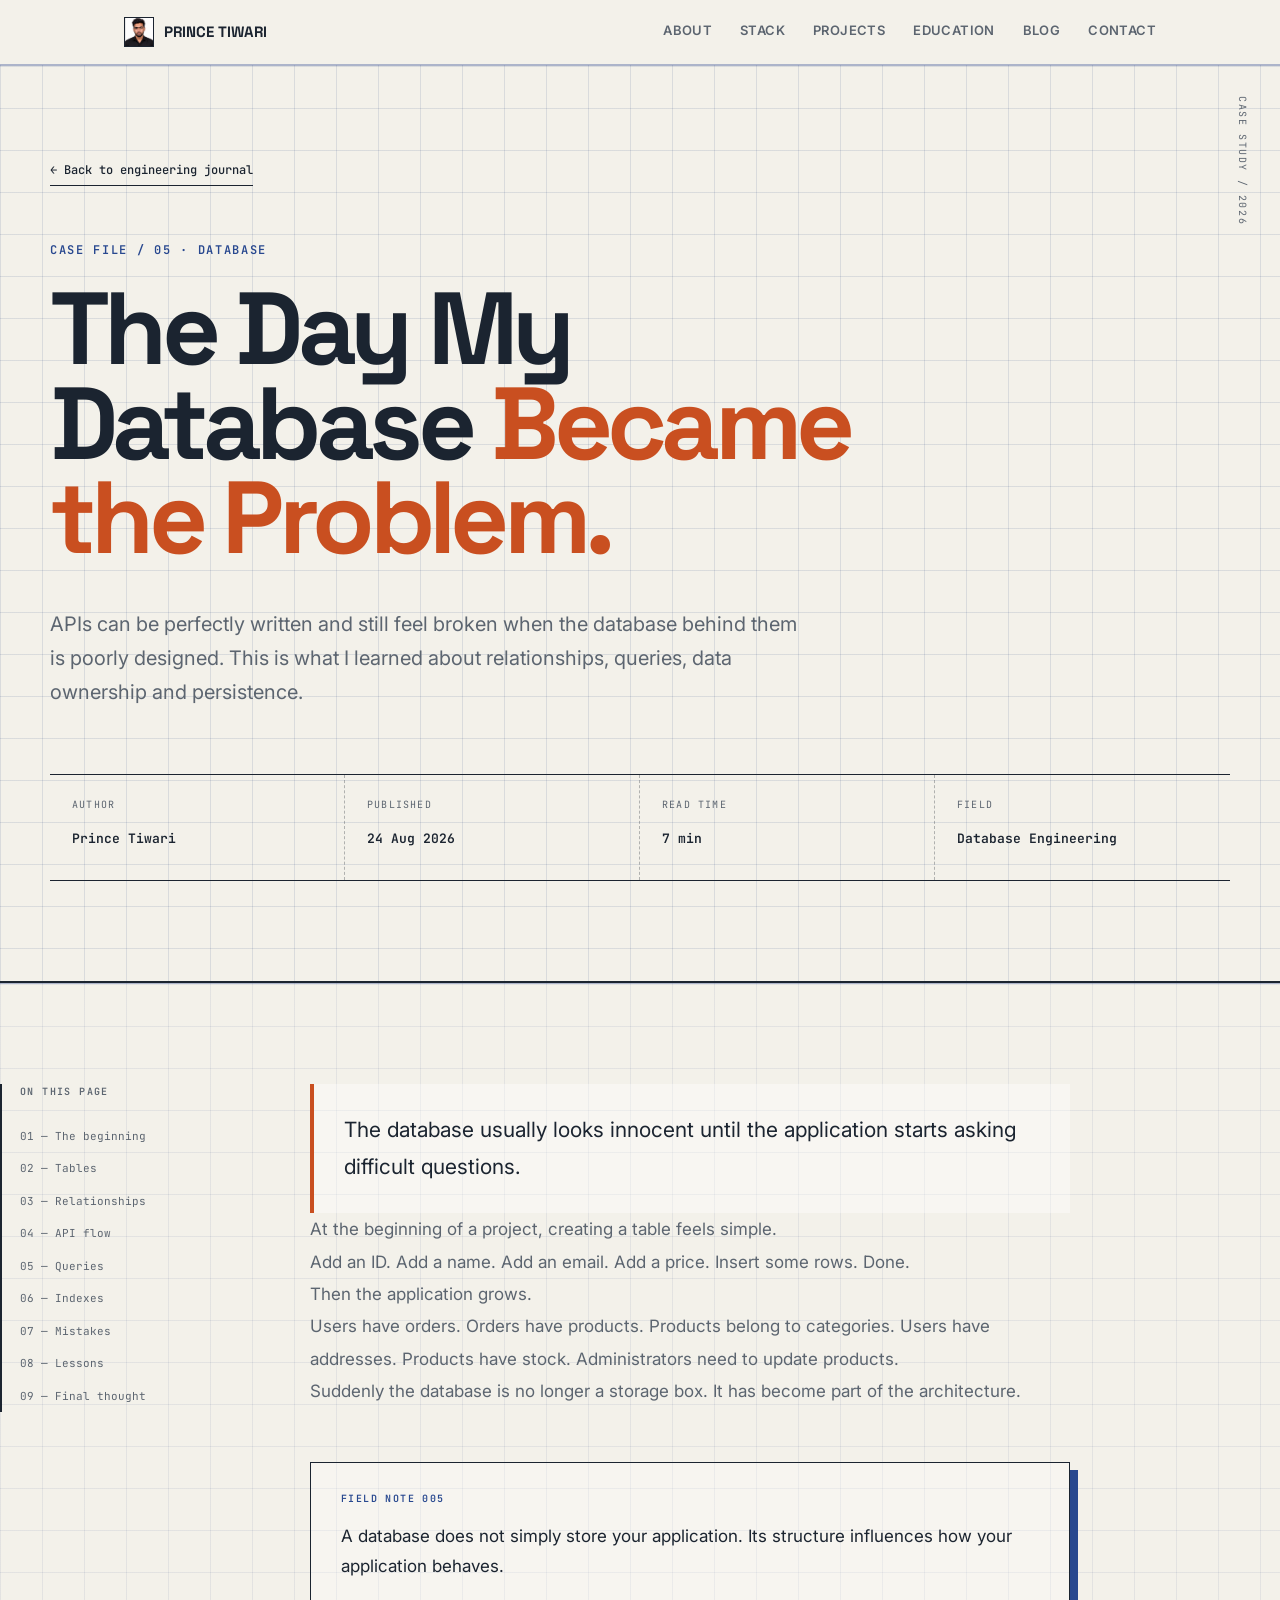
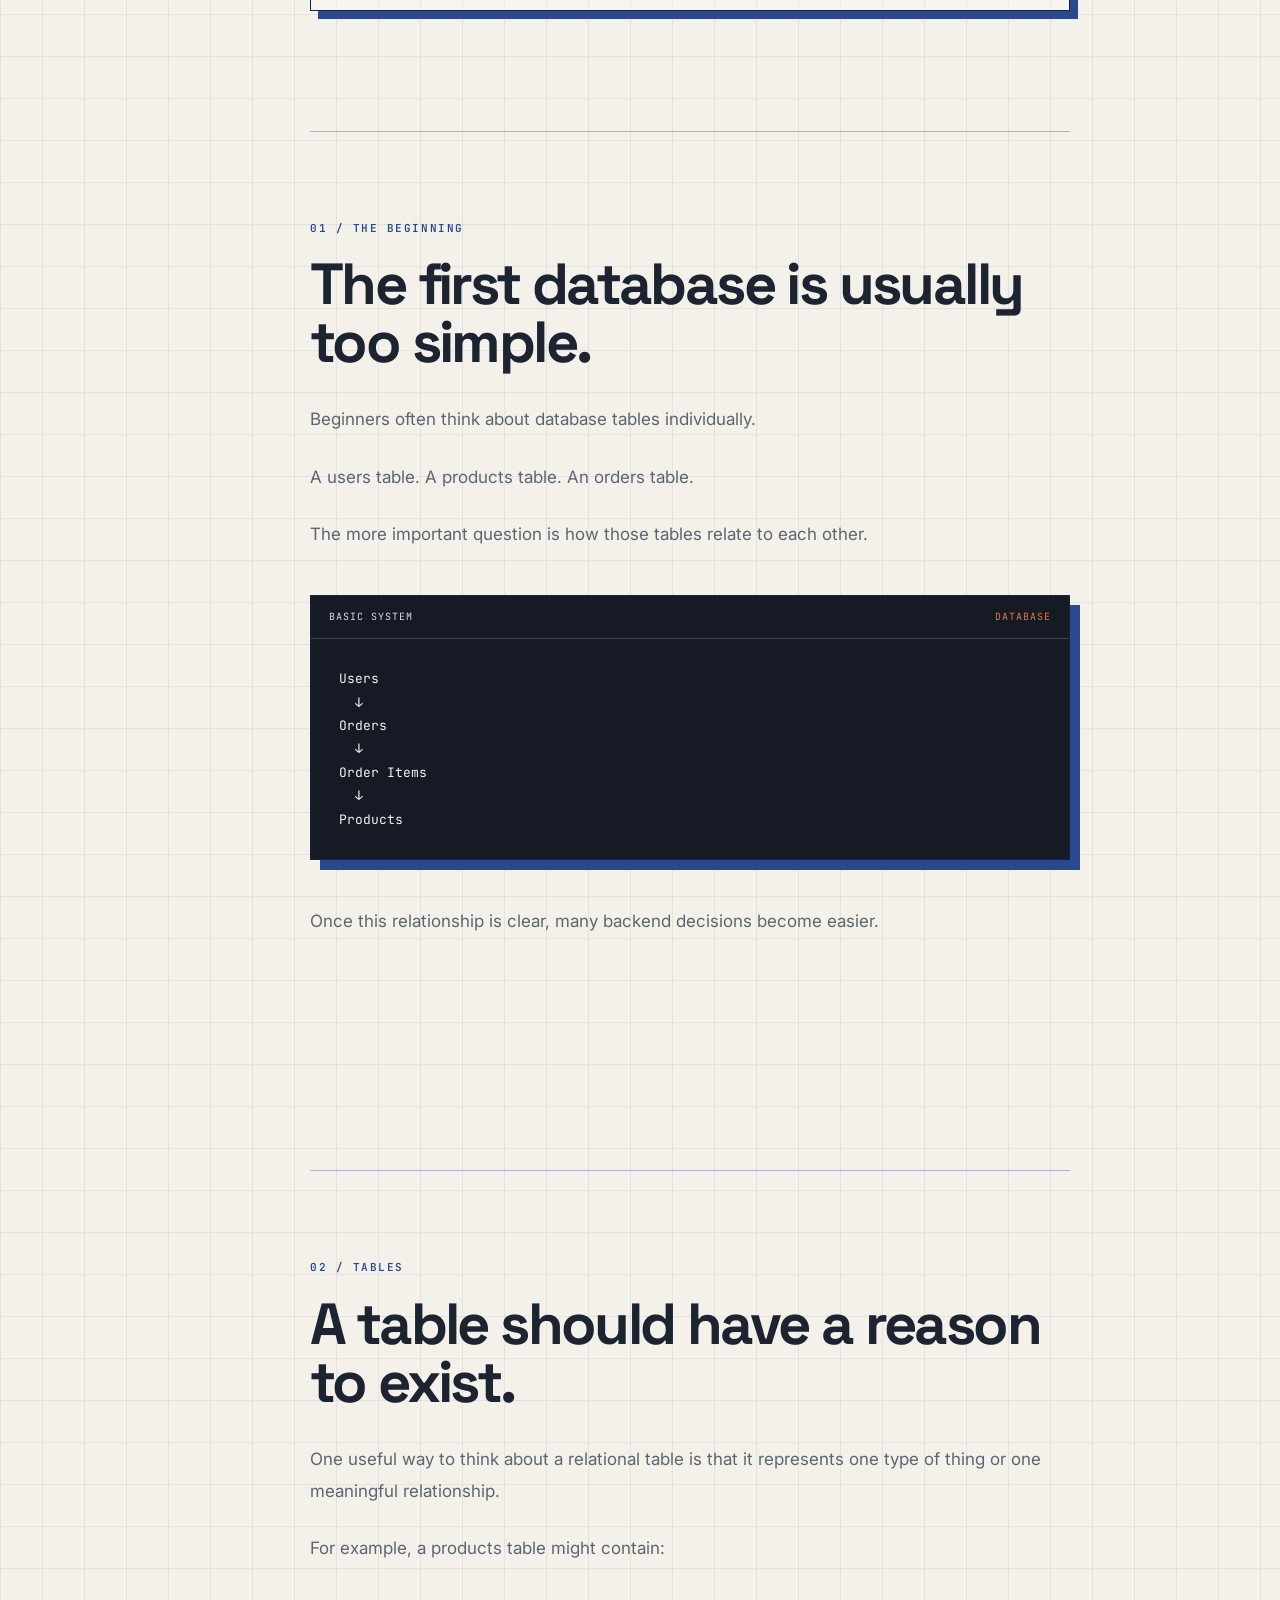
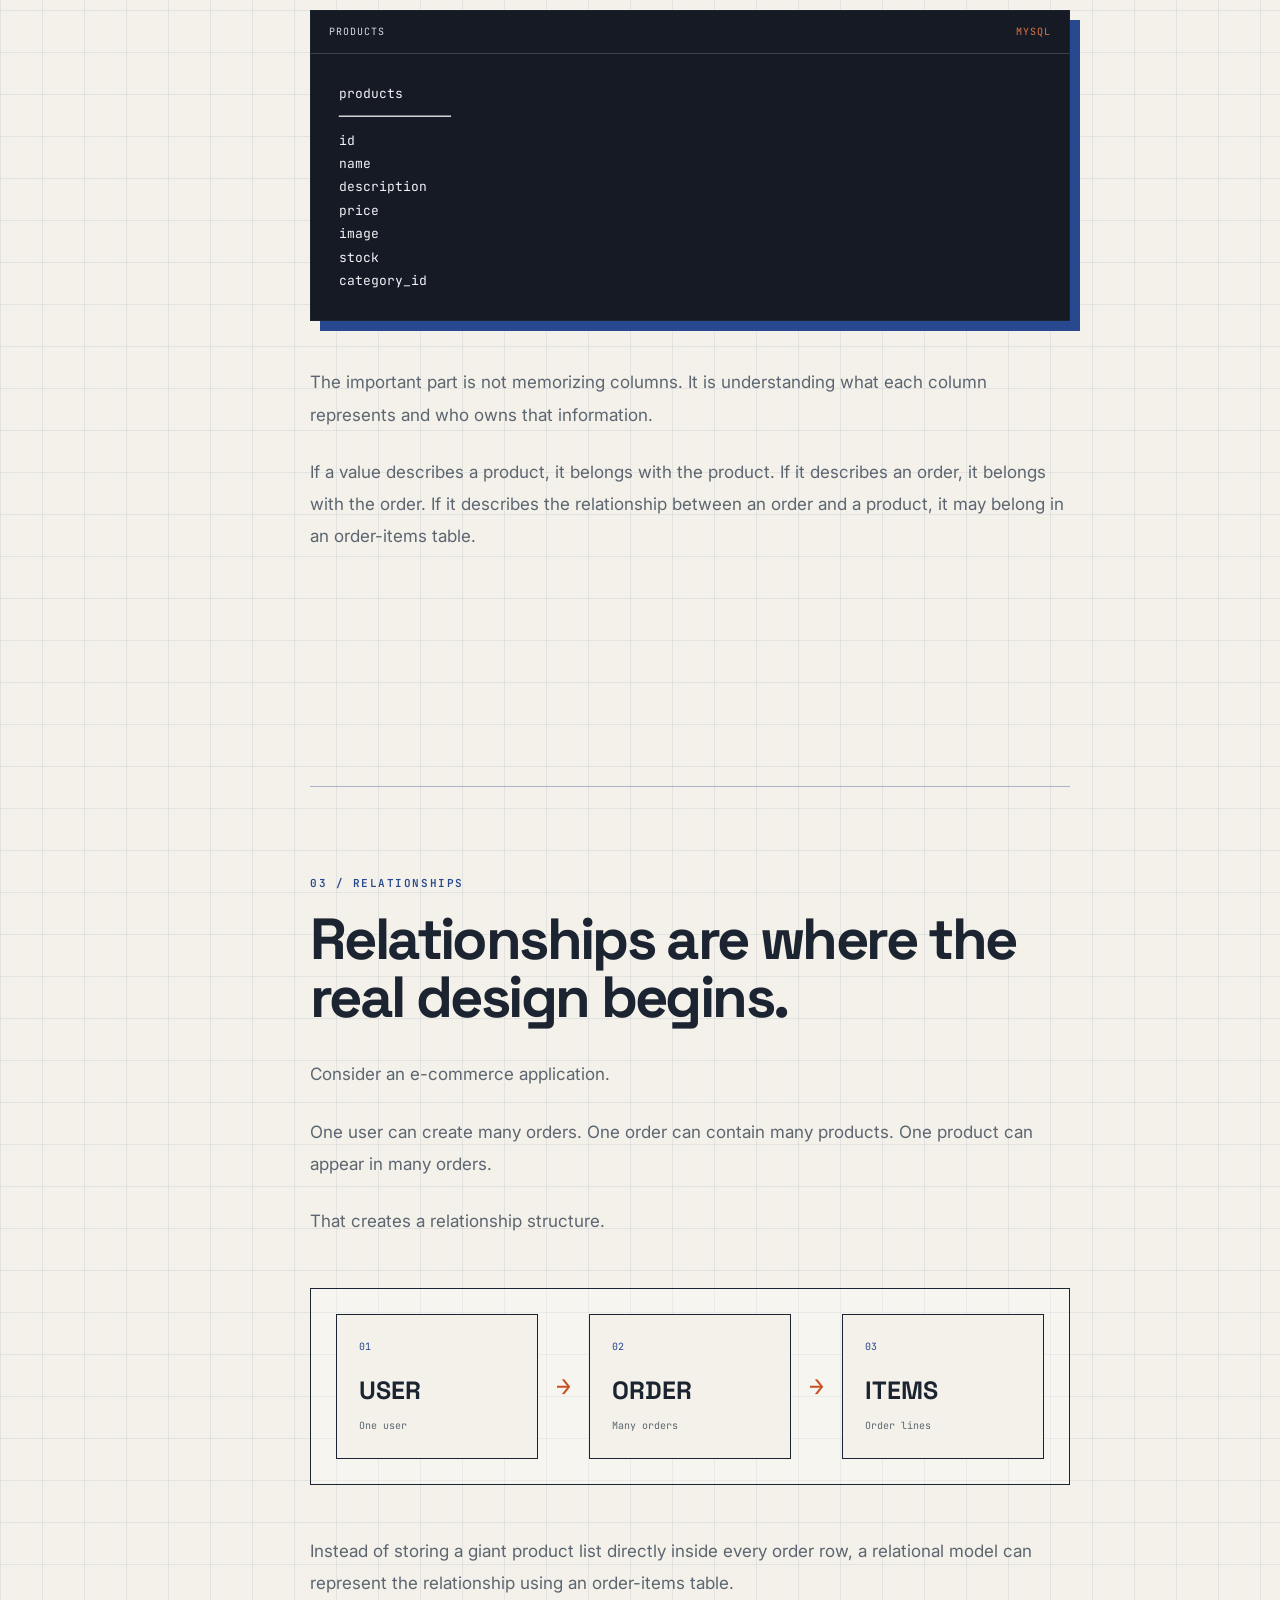
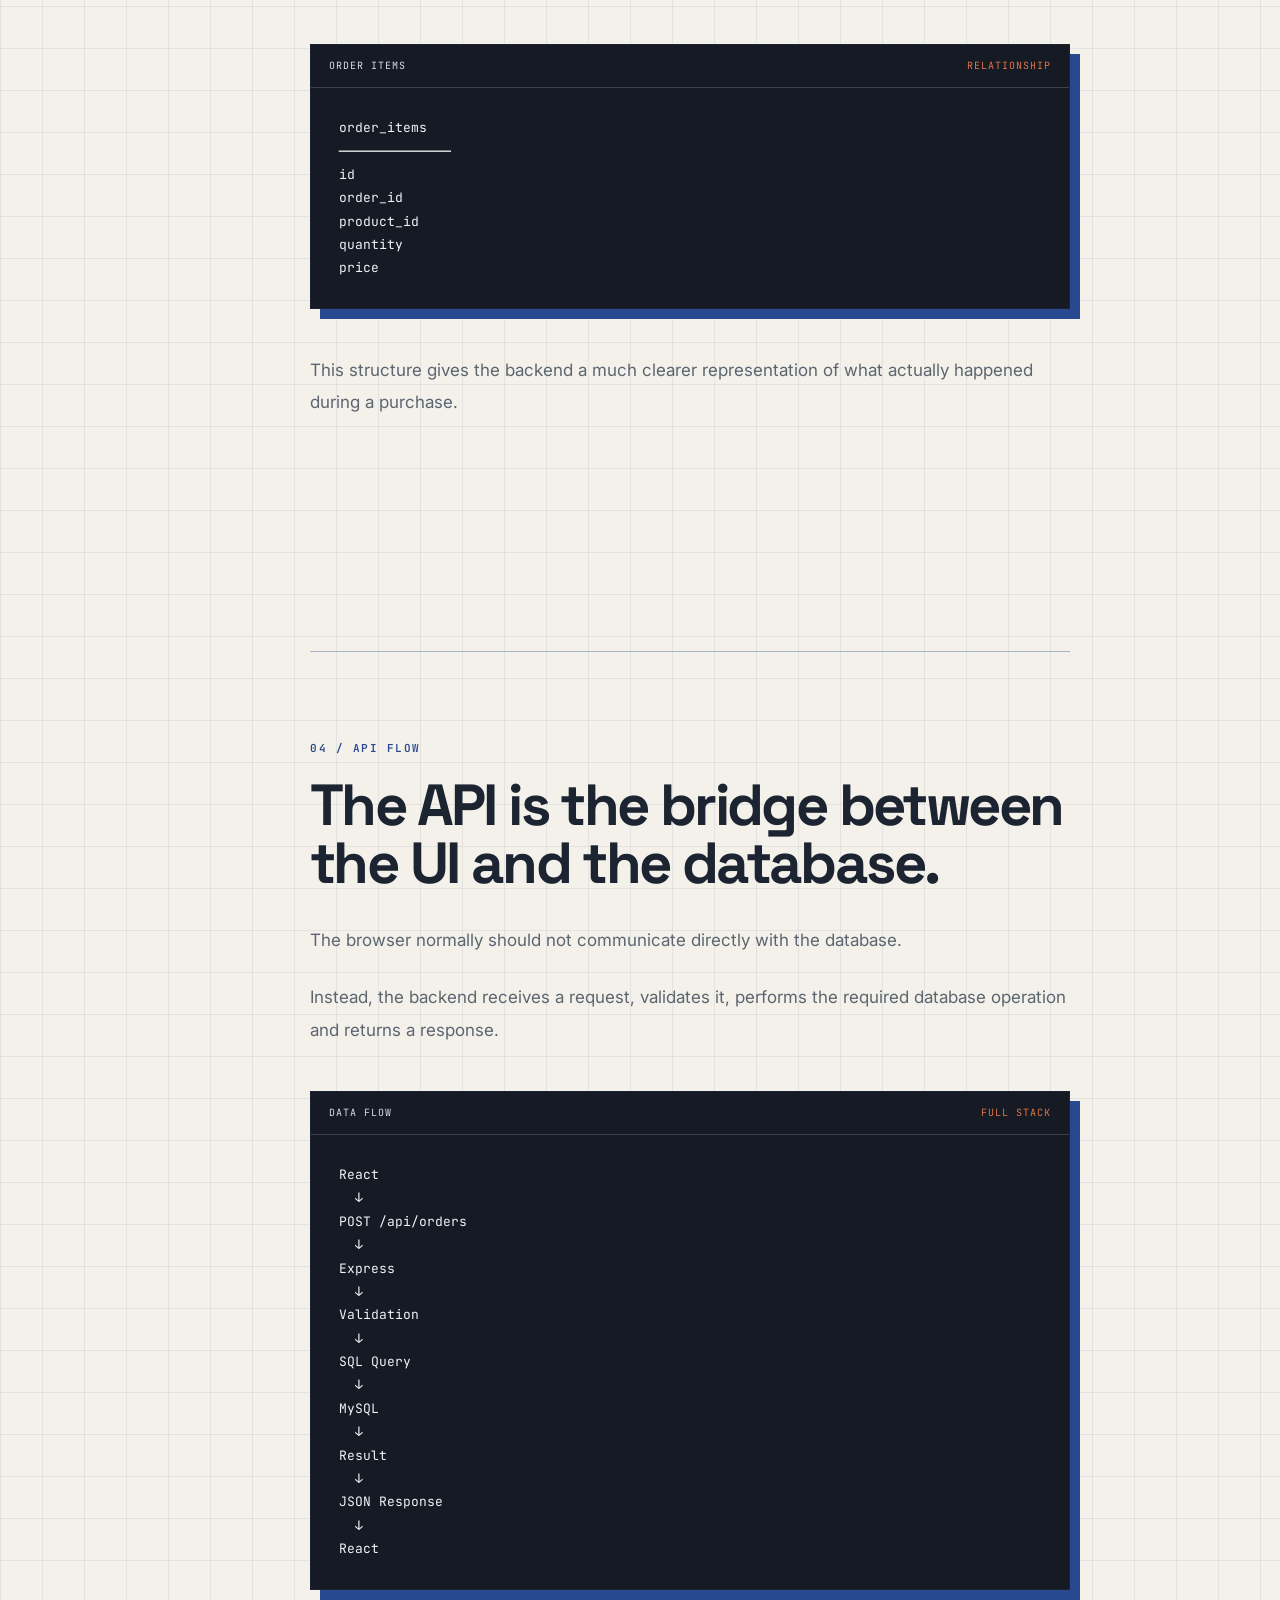
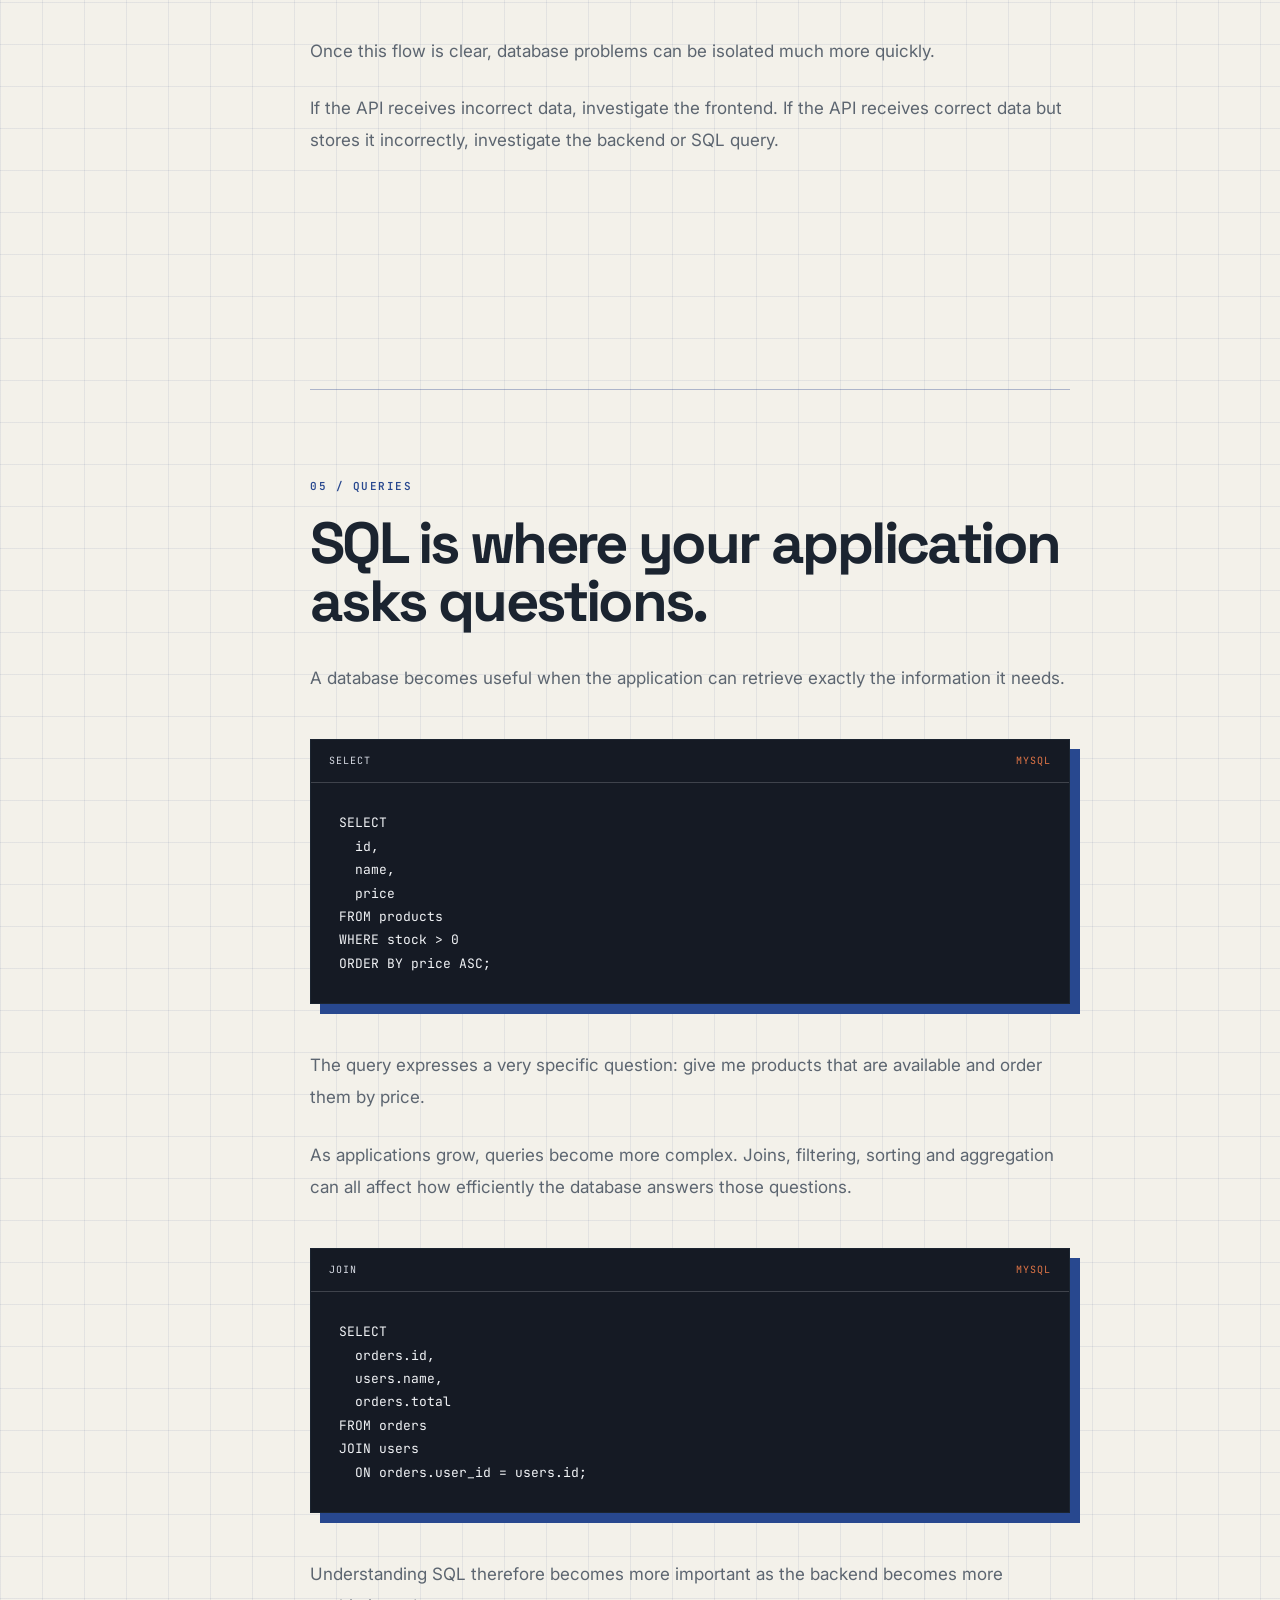
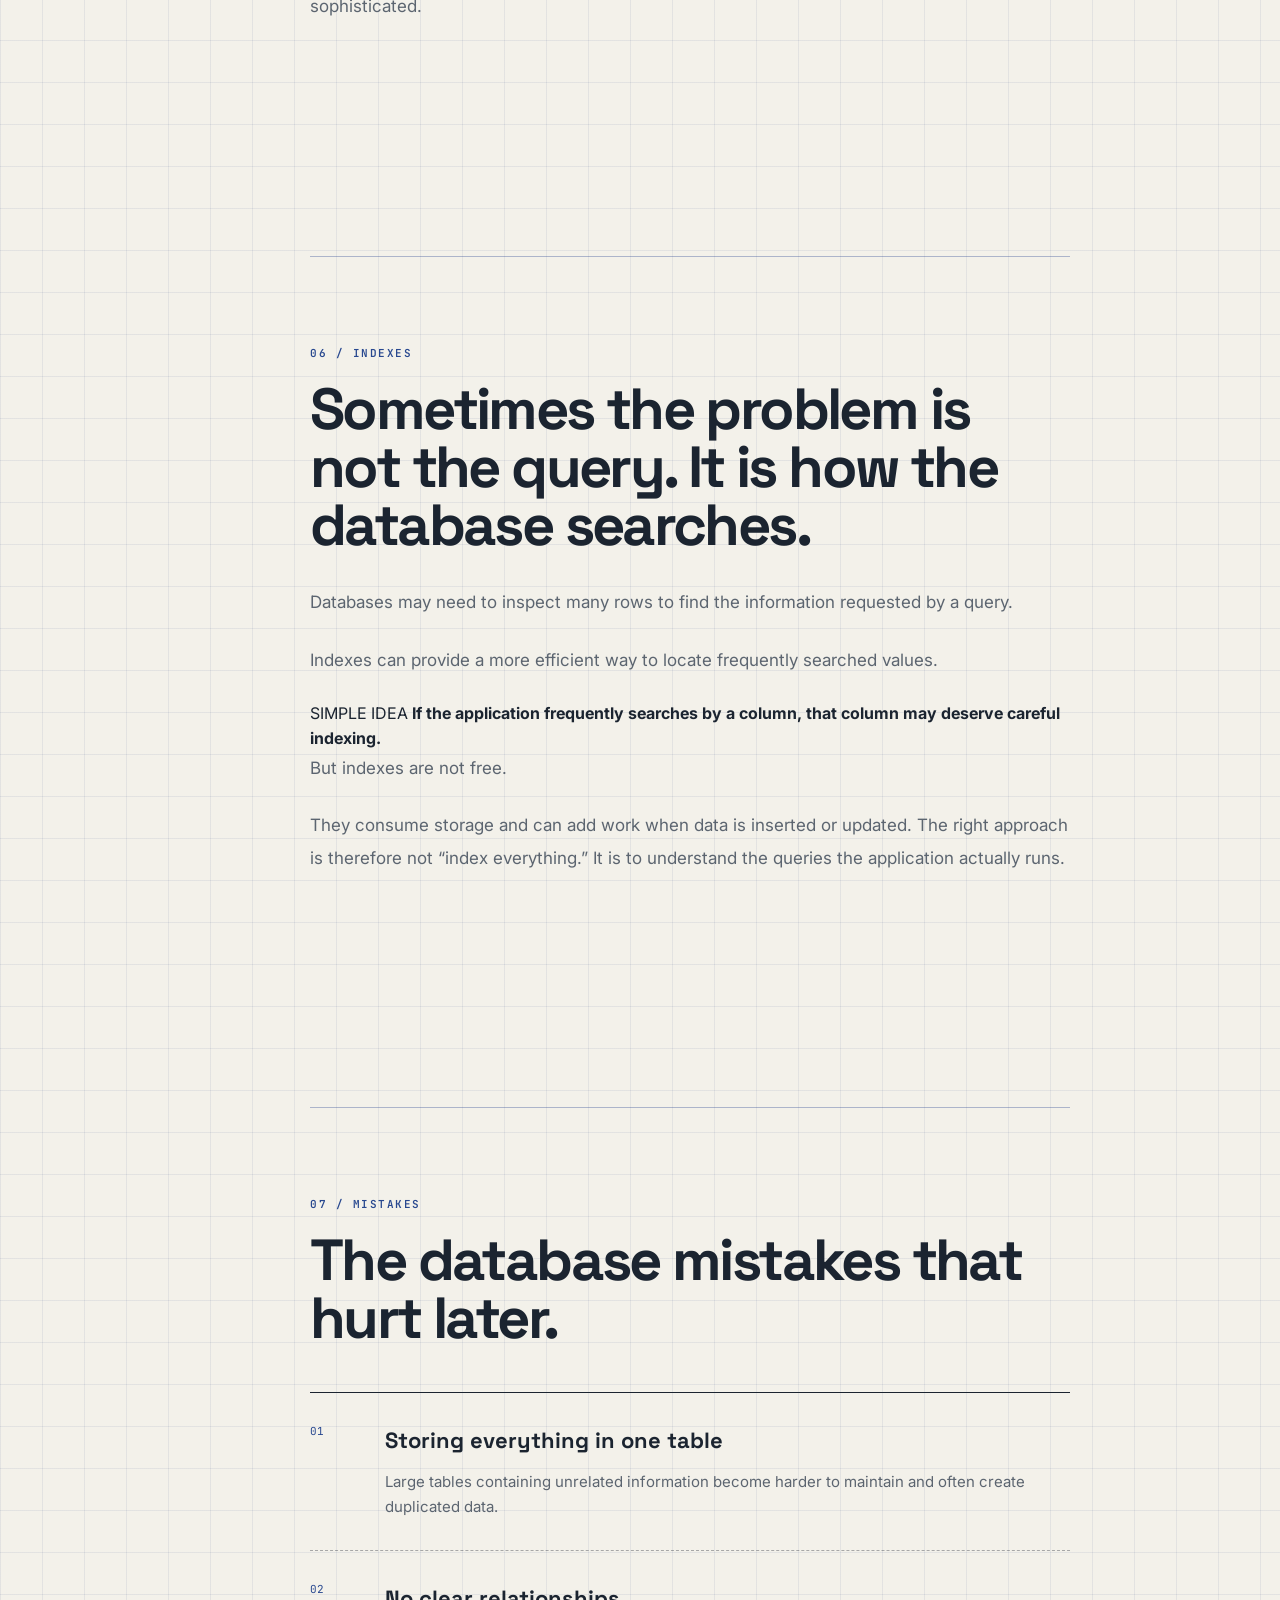
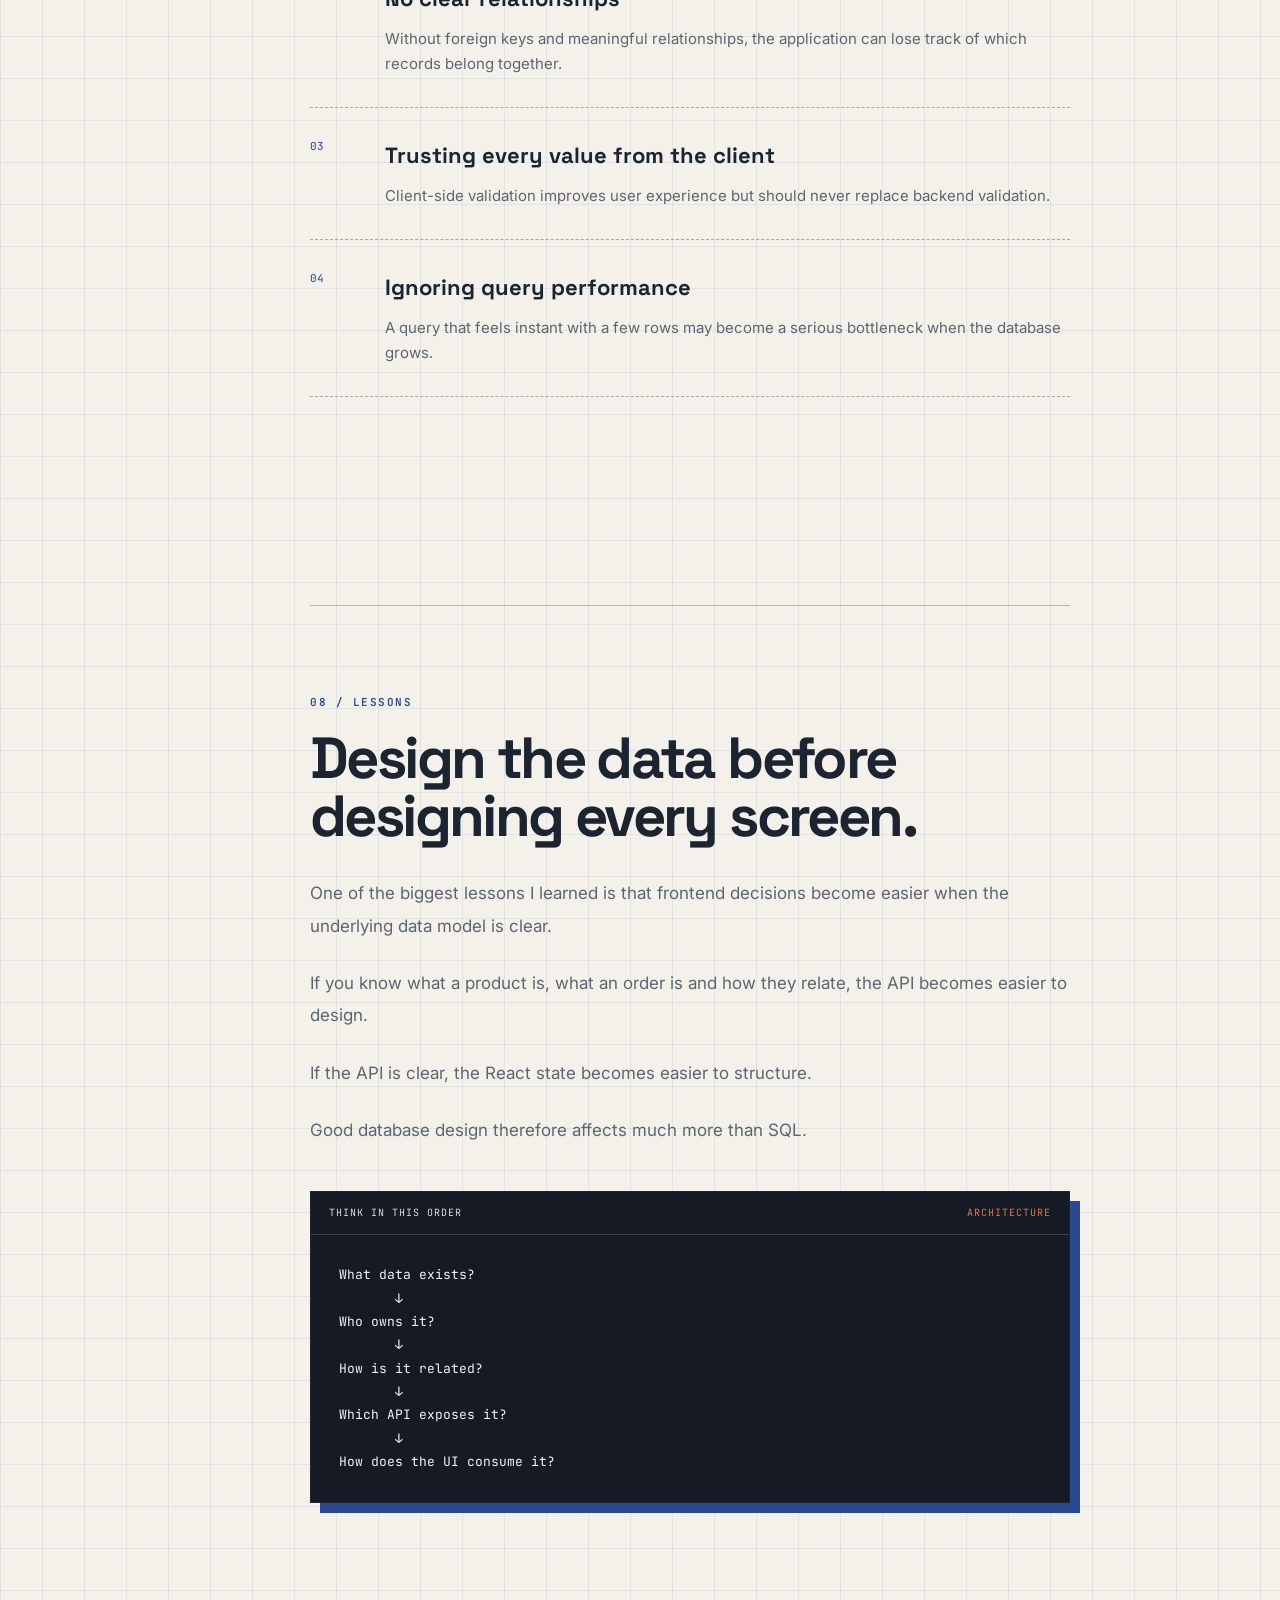
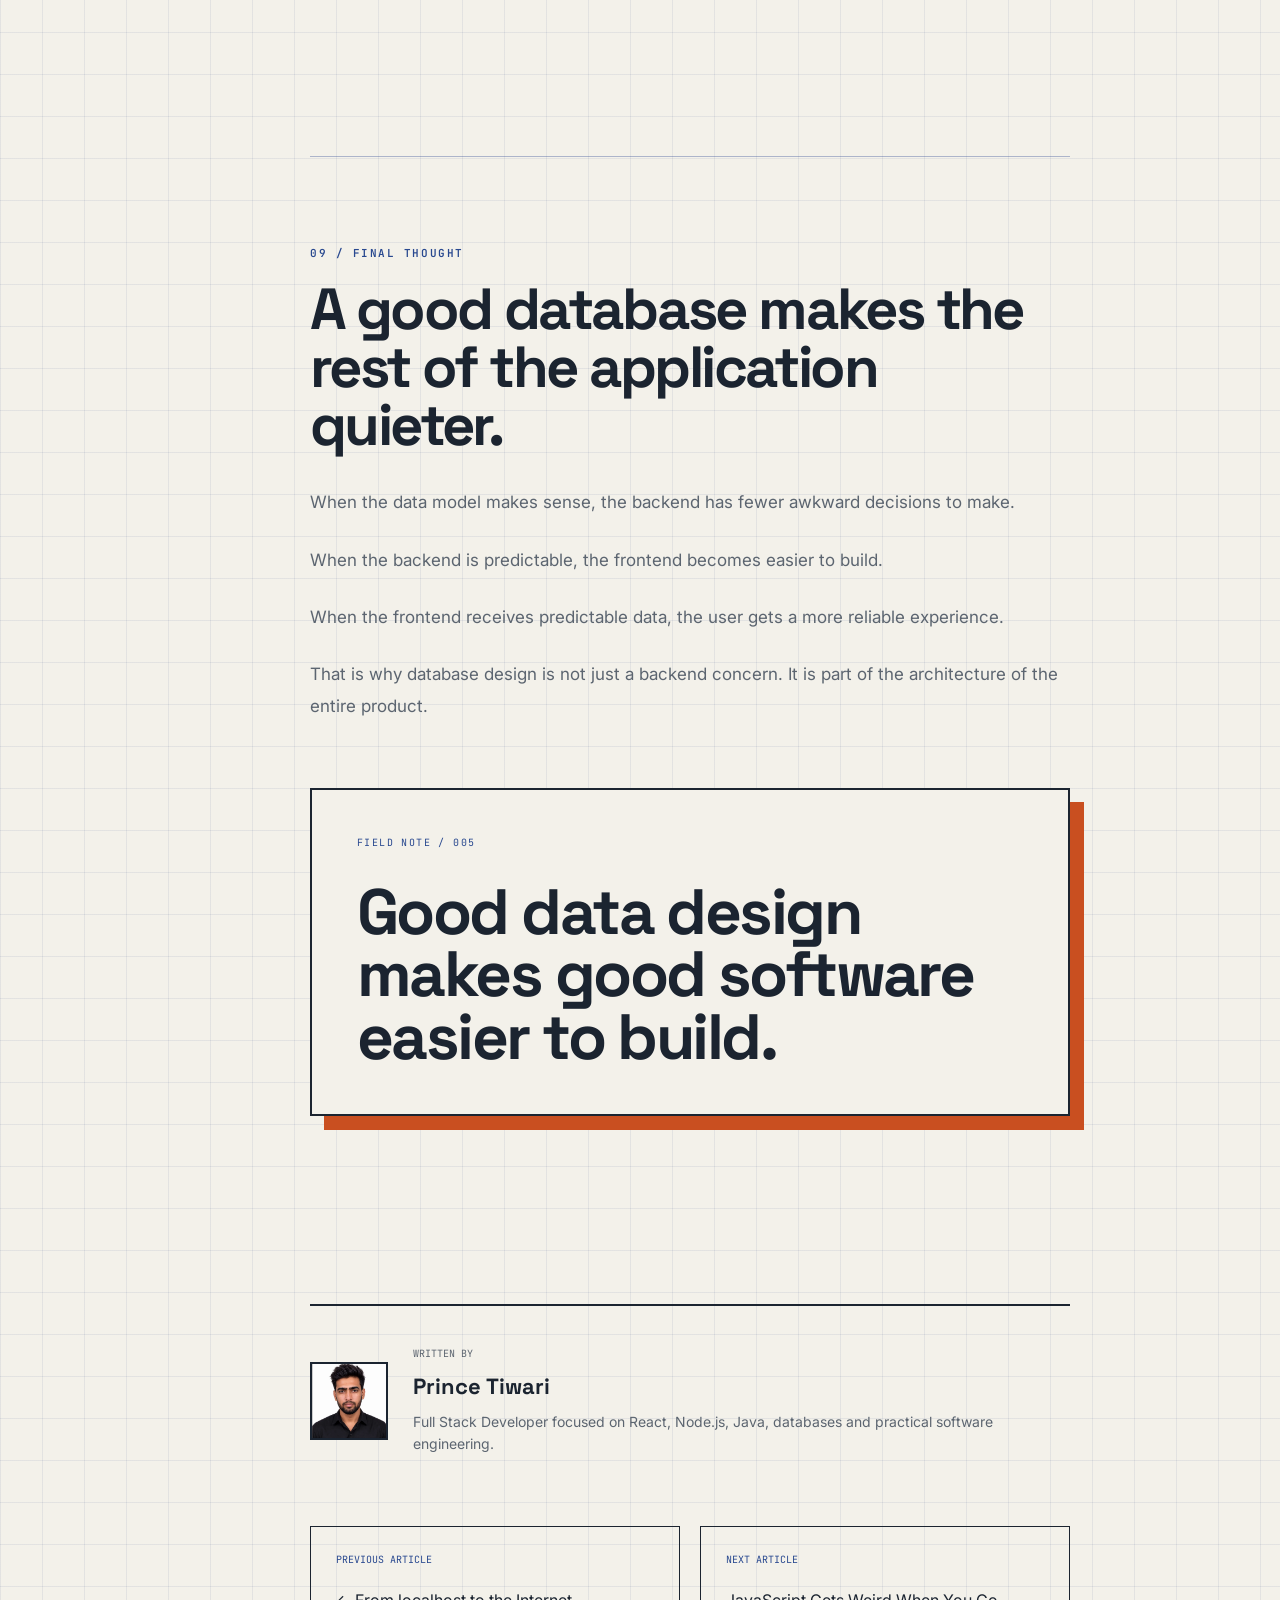
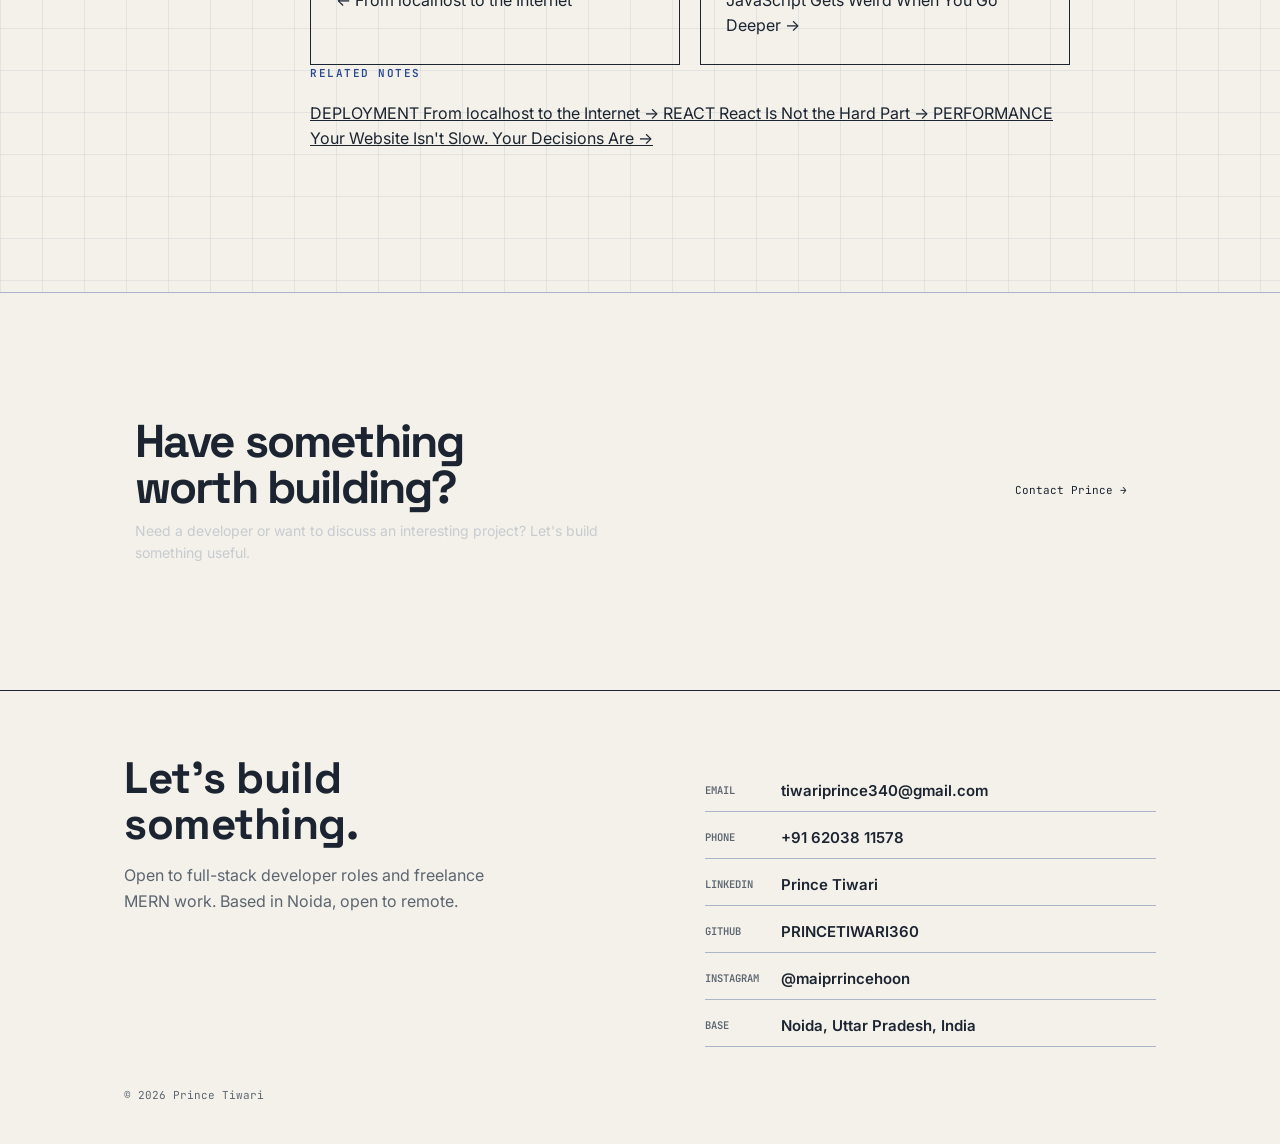
<file: blog-database.html>
<!DOCTYPE html>
<html lang="en">

<head>
  <meta charset="UTF-8">
  <meta name="viewport" content="width=device-width, initial-scale=1.0">

  <title>The Day My Database Became the Problem | Prince Tiwari</title>

  <meta name="description" content="A practical guide to database design for web applications covering MySQL, relationships, queries, indexes, normalization, API data flow and common database mistakes.">

  <meta name="keywords" content="MySQL, Database Design, SQL, Database Optimization, MySQL Queries, Database Relationships, Backend Development, Node.js MySQL, Full Stack Development, Prince Tiwari">

  <meta name="author" content="Prince Tiwari">
  <meta name="robots" content="index, follow, max-image-preview:large">
  <meta name="language" content="English">
  <meta name="theme-color" content="#F3F1EA">

  <link rel="canonical" href="https://princetiwari.in/blog-database.html">

  <meta property="og:type" content="article">
  <meta property="og:site_name" content="Prince Tiwari">
  <meta property="og:title" content="The Day My Database Became the Problem">
  <meta property="og:description" content="What database design taught me about relationships, queries, data ownership and building reliable backend systems.">
  <meta property="og:url" content="https://princetiwari.in/blog-database.html">
  <meta property="og:image" content="https://princetiwari.in/profile.jpg">

  <meta name="twitter:card" content="summary_large_image">
  <meta name="twitter:title" content="The Day My Database Became the Problem">
  <meta name="twitter:description" content="A practical look at MySQL, database design, relationships and backend data flow.">
  <meta name="twitter:image" content="https://princetiwari.in/profile.jpg">

  <link rel="preconnect" href="https://fonts.googleapis.com">
  <link rel="preconnect" href="https://fonts.gstatic.com" crossorigin>

  <link href="https://fonts.googleapis.com/css2?family=Space+Grotesk:wght@500;600;700&family=Inter:wght@400;500;600&family=JetBrains+Mono:wght@400;500;600&display=swap" rel="stylesheet">

  <link rel="stylesheet" href="css/style.css">
  <link rel="stylesheet" href="css/blog.css">
  <link rel="stylesheet" href="css/blogRead.css">

  <link rel="icon" type="image/png" href="Pfavicon.png">

  <script type="application/ld+json">
  {
    "@context": "https://schema.org",
    "@type": "TechArticle",
    "headline": "The Day My Database Became the Problem",
    "description": "A practical article about MySQL database design, relationships, queries, indexes and backend data flow.",
    "image": "https://princetiwari.in/profile.jpg",
    "author": {
      "@type": "Person",
      "name": "Prince Tiwari",
      "url": "https://princetiwari.in/"
    },
    "publisher": {
      "@type": "Person",
      "name": "Prince Tiwari"
    },
    "datePublished": "2026-08-24",
    "dateModified": "2026-08-24",
    "articleSection": "Database Engineering",
    "wordCount": 1500,
    "mainEntityOfPage": {
      "@type": "WebPage",
      "@id": "https://princetiwari.in/blog-database.html"
    },
    "keywords": [
      "MySQL",
      "SQL",
      "Database Design",
      "Backend Development",
      "Database Optimization",
      "Database Relationships",
      "Indexes",
      "Node.js MySQL"
    ]
  }
  </script>

  <script type="application/ld+json">
  {
    "@context": "https://schema.org",
    "@type": "BreadcrumbList",
    "itemListElement": [
      {
        "@type": "ListItem",
        "position": 1,
        "name": "Home",
        "item": "https://princetiwari.in/"
      },
      {
        "@type": "ListItem",
        "position": 2,
        "name": "Blog",
        "item": "https://princetiwari.in/blog.html"
      },
      {
        "@type": "ListItem",
        "position": 3,
        "name": "The Day My Database Became the Problem",
        "item": "https://princetiwari.in/blog-database.html"
      }
    ]
  }
  </script>
</head>

<body class="article-page">

<header class="site">
  <div class="nav">

    <a class="brand" href="index.html">
      <span class="badge">
        <img src="Profile.webp" alt="Prince Tiwari">
      </span>
      PRINCE TIWARI
    </a>

    <button
      class="nav-toggle"
      id="navToggle"
      aria-label="Toggle navigation"
      aria-expanded="false"
    >
      <span></span>
      <span></span>
      <span></span>
    </button>

    <nav class="links" id="navLinks" aria-label="Primary navigation">
      <a href="about.html">About</a>
      <a href="stack.html">Stack</a>
      <a href="projects.html">Projects</a>
      <a href="education.html">Education</a>
      <a href="blog.html">Blog</a>
      <a href="contact.html">Contact</a>
    </nav>

  </div>
</header>


<main>

  <section class="article-hero">

    <div class="article-wrap">

      <a class="article-back" href="blog.html">
        ← Back to engineering journal
      </a>

      <div class="article-label">
        CASE FILE / 05 · DATABASE
      </div>

      <h1>
        The Day My Database
        <span>Became the Problem.</span>
      </h1>

      <p class="article-lead">
        APIs can be perfectly written and still feel broken when the
        database behind them is poorly designed. This is what I learned
        about relationships, queries, data ownership and persistence.
      </p>

      <div class="article-meta">

        <div>
          <span>AUTHOR</span>
          <strong>Prince Tiwari</strong>
        </div>

        <div>
          <span>PUBLISHED</span>
          <strong>24 Aug 2026</strong>
        </div>

        <div>
          <span>READ TIME</span>
          <strong>7 min</strong>
        </div>

        <div>
          <span>FIELD</span>
          <strong>Database Engineering</strong>
        </div>

      </div>

    </div>

  </section>


  <section class="article-body-section">

    <div class="article-layout">

      <aside class="article-sidebar">

        <div class="article-index">

          <span class="article-index-title">
            ON THIS PAGE
          </span>

          <a href="#beginning">01 — The beginning</a>
          <a href="#tables">02 — Tables</a>
          <a href="#relationships">03 — Relationships</a>
          <a href="#api">04 — API flow</a>
          <a href="#queries">05 — Queries</a>
          <a href="#indexes">06 — Indexes</a>
          <a href="#mistakes">07 — Mistakes</a>
          <a href="#lessons">08 — Lessons</a>
          <a href="#final">09 — Final thought</a>

        </div>

      </aside>


      <article class="article-content">

        <p class="article-opening">
          The database usually looks innocent until the application starts
          asking difficult questions.
        </p>

        <p>
          At the beginning of a project, creating a table feels simple.
        </p>

        <p>
          Add an ID.
          Add a name.
          Add an email.
          Add a price.
          Insert some rows.
          Done.
        </p>

        <p>
          Then the application grows.
        </p>

        <p>
          Users have orders. Orders have products. Products belong to
          categories. Users have addresses. Products have stock.
          Administrators need to update products.
        </p>

        <p>
          Suddenly the database is no longer a storage box.
          It has become part of the architecture.
        </p>


        <div class="article-note">

          <span class="note-label">
            FIELD NOTE 005
          </span>

          <p>
            A database does not simply store your application.
            Its structure influences how your application behaves.
          </p>

        </div>


        <section id="beginning" class="article-section">

          <span class="article-section-number">
            01 / THE BEGINNING
          </span>

          <h2>
            The first database is usually too simple.
          </h2>

          <p>
            Beginners often think about database tables individually.
          </p>

          <p>
            A users table.
            A products table.
            An orders table.
          </p>

          <p>
            The more important question is how those tables relate to each
            other.
          </p>

          <div class="code-block">

            <div class="code-head">
              <span>BASIC SYSTEM</span>
              <span>DATABASE</span>
            </div>

            <pre><code>Users
  ↓
Orders
  ↓
Order Items
  ↓
Products</code></pre>

          </div>

          <p>
            Once this relationship is clear, many backend decisions become
            easier.
          </p>

        </section>


        <section id="tables" class="article-section">

          <span class="article-section-number">
            02 / TABLES
          </span>

          <h2>
            A table should have a reason to exist.
          </h2>

          <p>
            One useful way to think about a relational table is that it
            represents one type of thing or one meaningful relationship.
          </p>

          <p>
            For example, a products table might contain:
          </p>

          <div class="code-block">

            <div class="code-head">
              <span>PRODUCTS</span>
              <span>MYSQL</span>
            </div>

            <pre><code>products
──────────────
id
name
description
price
image
stock
category_id</code></pre>

          </div>

          <p>
            The important part is not memorizing columns.
            It is understanding what each column represents and who owns
            that information.
          </p>

          <p>
            If a value describes a product, it belongs with the product.
            If it describes an order, it belongs with the order.
            If it describes the relationship between an order and a product,
            it may belong in an order-items table.
          </p>

        </section>


        <section id="relationships" class="article-section">

          <span class="article-section-number">
            03 / RELATIONSHIPS
          </span>

          <h2>
            Relationships are where the real design begins.
          </h2>

          <p>
            Consider an e-commerce application.
          </p>

          <p>
            One user can create many orders.
            One order can contain many products.
            One product can appear in many orders.
          </p>

          <p>
            That creates a relationship structure.
          </p>

          <div class="architecture-diagram">

            <div>
              <span>01</span>
              <strong>USER</strong>
              <small>One user</small>
            </div>

            <div class="architecture-arrow">
              →
            </div>

            <div>
              <span>02</span>
              <strong>ORDER</strong>
              <small>Many orders</small>
            </div>

            <div class="architecture-arrow">
              →
            </div>

            <div>
              <span>03</span>
              <strong>ITEMS</strong>
              <small>Order lines</small>
            </div>

          </div>

          <p>
            Instead of storing a giant product list directly inside every
            order row, a relational model can represent the relationship
            using an order-items table.
          </p>

          <div class="code-block">

            <div class="code-head">
              <span>ORDER ITEMS</span>
              <span>RELATIONSHIP</span>
            </div>

            <pre><code>order_items
──────────────
id
order_id
product_id
quantity
price</code></pre>

          </div>

          <p>
            This structure gives the backend a much clearer representation
            of what actually happened during a purchase.
          </p>

        </section>


        <section id="api" class="article-section">

          <span class="article-section-number">
            04 / API FLOW
          </span>

          <h2>
            The API is the bridge between the UI and the database.
          </h2>

          <p>
            The browser normally should not communicate directly with the
            database.
          </p>

          <p>
            Instead, the backend receives a request, validates it, performs
            the required database operation and returns a response.
          </p>

          <div class="code-block">

            <div class="code-head">
              <span>DATA FLOW</span>
              <span>FULL STACK</span>
            </div>

            <pre><code>React
  ↓
POST /api/orders
  ↓
Express
  ↓
Validation
  ↓
SQL Query
  ↓
MySQL
  ↓
Result
  ↓
JSON Response
  ↓
React</code></pre>

          </div>

          <p>
            Once this flow is clear, database problems can be isolated much
            more quickly.
          </p>

          <p>
            If the API receives incorrect data, investigate the frontend.
            If the API receives correct data but stores it incorrectly,
            investigate the backend or SQL query.
          </p>

        </section>


        <section id="queries" class="article-section">

          <span class="article-section-number">
            05 / QUERIES
          </span>

          <h2>
            SQL is where your application asks questions.
          </h2>

          <p>
            A database becomes useful when the application can retrieve
            exactly the information it needs.
          </p>

          <div class="code-block">

            <div class="code-head">
              <span>SELECT</span>
              <span>MYSQL</span>
            </div>

            <pre><code>SELECT
  id,
  name,
  price
FROM products
WHERE stock > 0
ORDER BY price ASC;</code></pre>

          </div>

          <p>
            The query expresses a very specific question:
            give me products that are available and order them by price.
          </p>

          <p>
            As applications grow, queries become more complex.
            Joins, filtering, sorting and aggregation can all affect how
            efficiently the database answers those questions.
          </p>

          <div class="code-block">

            <div class="code-head">
              <span>JOIN</span>
              <span>MYSQL</span>
            </div>

            <pre><code>SELECT
  orders.id,
  users.name,
  orders.total
FROM orders
JOIN users
  ON orders.user_id = users.id;</code></pre>

          </div>

          <p>
            Understanding SQL therefore becomes more important as the
            backend becomes more sophisticated.
          </p>

        </section>


        <section id="indexes" class="article-section">

          <span class="article-section-number">
            06 / INDEXES
          </span>

          <h2>
            Sometimes the problem is not the query.
            It is how the database searches.
          </h2>

          <p>
            Databases may need to inspect many rows to find the information
            requested by a query.
          </p>

          <p>
            Indexes can provide a more efficient way to locate frequently
            searched values.
          </p>

          <div class="article-highlight">

            <span>
              SIMPLE IDEA
            </span>

            <strong>
              If the application frequently searches by a column,
              that column may deserve careful indexing.
            </strong>

          </div>

          <p>
            But indexes are not free.
          </p>

          <p>
            They consume storage and can add work when data is inserted or
            updated. The right approach is therefore not “index everything.”
            It is to understand the queries the application actually runs.
          </p>

        </section>


        <section id="mistakes" class="article-section">

          <span class="article-section-number">
            07 / MISTAKES
          </span>

          <h2>
            The database mistakes that hurt later.
          </h2>

          <div class="mistake-list">

            <div>
              <span>01</span>

              <strong>
                Storing everything in one table
              </strong>

              <p>
                Large tables containing unrelated information become harder
                to maintain and often create duplicated data.
              </p>
            </div>

            <div>
              <span>02</span>

              <strong>
                No clear relationships
              </strong>

              <p>
                Without foreign keys and meaningful relationships, the
                application can lose track of which records belong together.
              </p>
            </div>

            <div>
              <span>03</span>

              <strong>
                Trusting every value from the client
              </strong>

              <p>
                Client-side validation improves user experience but should
                never replace backend validation.
              </p>
            </div>

            <div>
              <span>04</span>

              <strong>
                Ignoring query performance
              </strong>

              <p>
                A query that feels instant with a few rows may become a
                serious bottleneck when the database grows.
              </p>
            </div>

          </div>

        </section>


        <section id="lessons" class="article-section">

          <span class="article-section-number">
            08 / LESSONS
          </span>

          <h2>
            Design the data before designing every screen.
          </h2>

          <p>
            One of the biggest lessons I learned is that frontend decisions
            become easier when the underlying data model is clear.
          </p>

          <p>
            If you know what a product is, what an order is and how they
            relate, the API becomes easier to design.
          </p>

          <p>
            If the API is clear, the React state becomes easier to structure.
          </p>

          <p>
            Good database design therefore affects much more than SQL.
          </p>

          <div class="code-block">

            <div class="code-head">
              <span>THINK IN THIS ORDER</span>
              <span>ARCHITECTURE</span>
            </div>

            <pre><code>What data exists?
       ↓
Who owns it?
       ↓
How is it related?
       ↓
Which API exposes it?
       ↓
How does the UI consume it?</code></pre>

          </div>

        </section>


        <section id="final" class="article-section">

          <span class="article-section-number">
            09 / FINAL THOUGHT
          </span>

          <h2>
            A good database makes the rest of the application quieter.
          </h2>

          <p>
            When the data model makes sense, the backend has fewer awkward
            decisions to make.
          </p>

          <p>
            When the backend is predictable, the frontend becomes easier
            to build.
          </p>

          <p>
            When the frontend receives predictable data, the user gets a
            more reliable experience.
          </p>

          <p>
            That is why database design is not just a backend concern.
            It is part of the architecture of the entire product.
          </p>

          <div class="final-statement">

            <span>
              FIELD NOTE / 005
            </span>

            <strong>
              Good data design<br>
              makes good software<br>
              easier to build.
            </strong>

          </div>

        </section>


        <div class="article-author">

          <div class="author-avatar">
            <img src="Profile.webp" alt="Prince Tiwari">
          </div>

          <div>

            <span>
              WRITTEN BY
            </span>

            <strong>
              Prince Tiwari
            </strong>

            <p>
              Full Stack Developer focused on React, Node.js, Java,
              databases and practical software engineering.
            </p>

          </div>

        </div>


        <div class="article-navigation">

          <a href="blog-deployment.html">

            <span>
              PREVIOUS ARTICLE
            </span>

            ← From localhost to the Internet

          </a>

          <a href="blog-javascript.html">

            <span>
              NEXT ARTICLE
            </span>

            JavaScript Gets Weird When You Go Deeper →

          </a>

        </div>

        <div class="related-articles">

          <div class="article-section-number">
            RELATED NOTES
          </div>

          <div class="related-articles-grid">

            <a href="blog-deployment.html">
              <span>DEPLOYMENT</span>
              From localhost to the Internet →
            </a>

            <a href="blog-react.html">
              <span>REACT</span>
              React Is Not the Hard Part →
            </a>

            <a href="blog-performance.html">
              <span>PERFORMANCE</span>
              Your Website Isn't Slow. Your Decisions Are →
            </a>

          </div>

        </div>

      </article>

    </div>

  </section>


  <section class="blog-section">

    <div class="blog-wrap">

      <div class="blog-cta blog-reveal">

        <div>

          <h2>
            Have something<br>
            worth building?
          </h2>

          <p>
            Need a developer or want to discuss an interesting project?
            Let's build something useful.
          </p>

        </div>

        <a class="blog-btn" href="contact.html">
          Contact Prince →
        </a>

      </div>

    </div>

  </section>

</main>


<footer>

  <div class="wrap">

    <div class="contact-grid">

      <div>

        <h2>
          Let's build
          <br>
          something.
        </h2>

        <p style="color:var(--ink-dim); margin-top:16px; max-width:40ch;">
          Open to full-stack developer roles and freelance MERN work.
          Based in Noida, open to remote.
        </p>

      </div>

      <div class="contact-list">

        <a href="mailto:tiwariprince340@gmail.com">
          <span class="k">Email</span>
          tiwariprince340@gmail.com
        </a>

        <a href="tel:+916203811578">
          <span class="k">Phone</span>
          +91 62038 11578
        </a>

        <a
          href="https://linkedin.com/in/princetiwariprincetiwari/"
          target="_blank"
          rel="noopener noreferrer"
        >
          <span class="k">LinkedIn</span>
          Prince Tiwari
        </a>

        <a
          href="https://github.com/PRINCETIWARI360"
          target="_blank"
          rel="noopener noreferrer"
        >
          <span class="k">GitHub</span>
          PRINCETIWARI360
        </a>

        <a
          href="https://instagram.com/maiprrincehoon"
          target="_blank"
          rel="noopener noreferrer"
        >
          <span class="k">Instagram</span>
          @maiprrincehoon
        </a>

        <a href="index.html">
          <span class="k">Base</span>
          Noida, Uttar Pradesh, India
        </a>

      </div>

    </div>

    <div class="fine">
      <span>
        © <span id="year"></span> Prince Tiwari
      </span>
    </div>

  </div>

</footer>

  <script>
document.addEventListener('contextmenu', function (e) {
  e.preventDefault();
});

document.addEventListener('keydown', function (e) {
  if (
    e.key === 'F12' ||
    (e.ctrlKey && e.shiftKey && ['I', 'J', 'C'].includes(e.key.toUpperCase())) ||
    (e.metaKey && e.altKey && ['I', 'J', 'C'].includes(e.key.toUpperCase())) ||
    (e.ctrlKey && e.key.toUpperCase() === 'U') ||
    (e.metaKey && e.key.toUpperCase() === 'U')
  ) {
    e.preventDefault();
  }
});
</script>


<script src="js/main.js"></script>
<script src="js/blog.js"></script>
<script src="js/blogRead.js"></script>

</body>
</html>
</file>
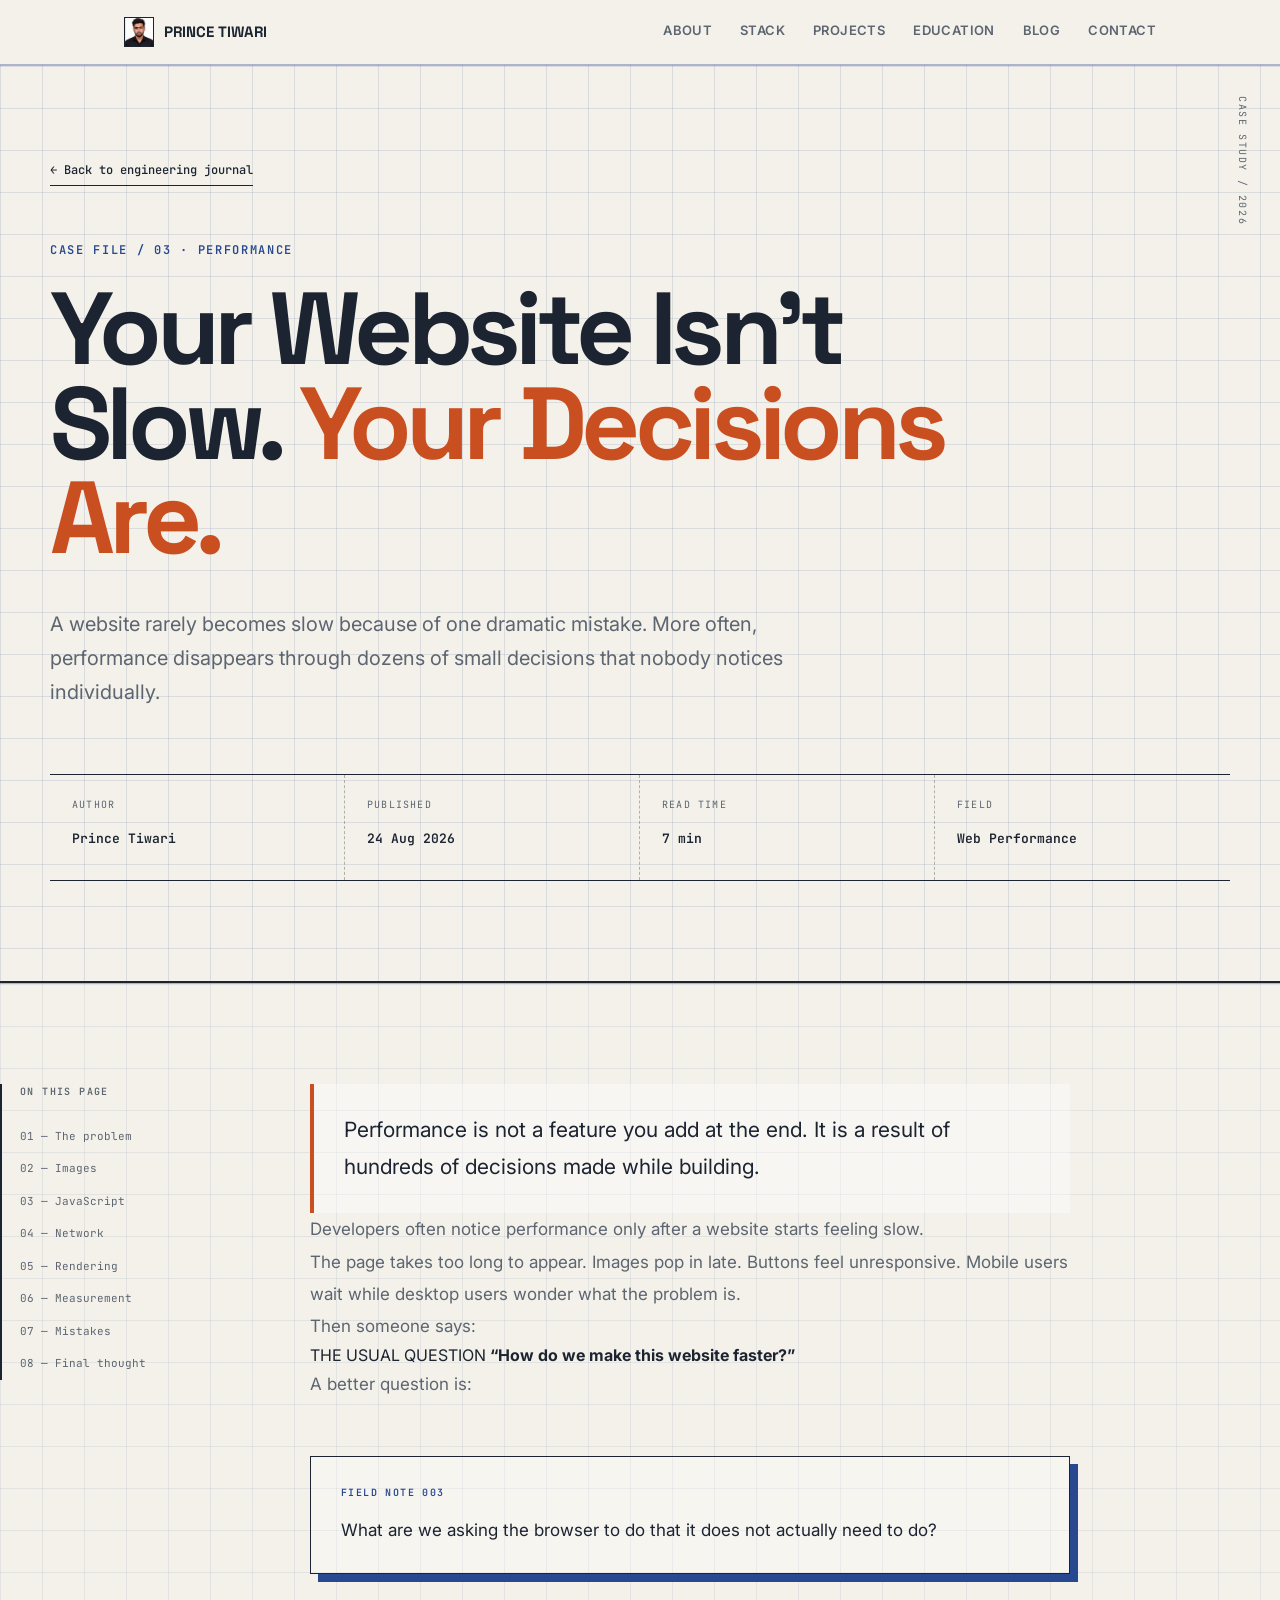
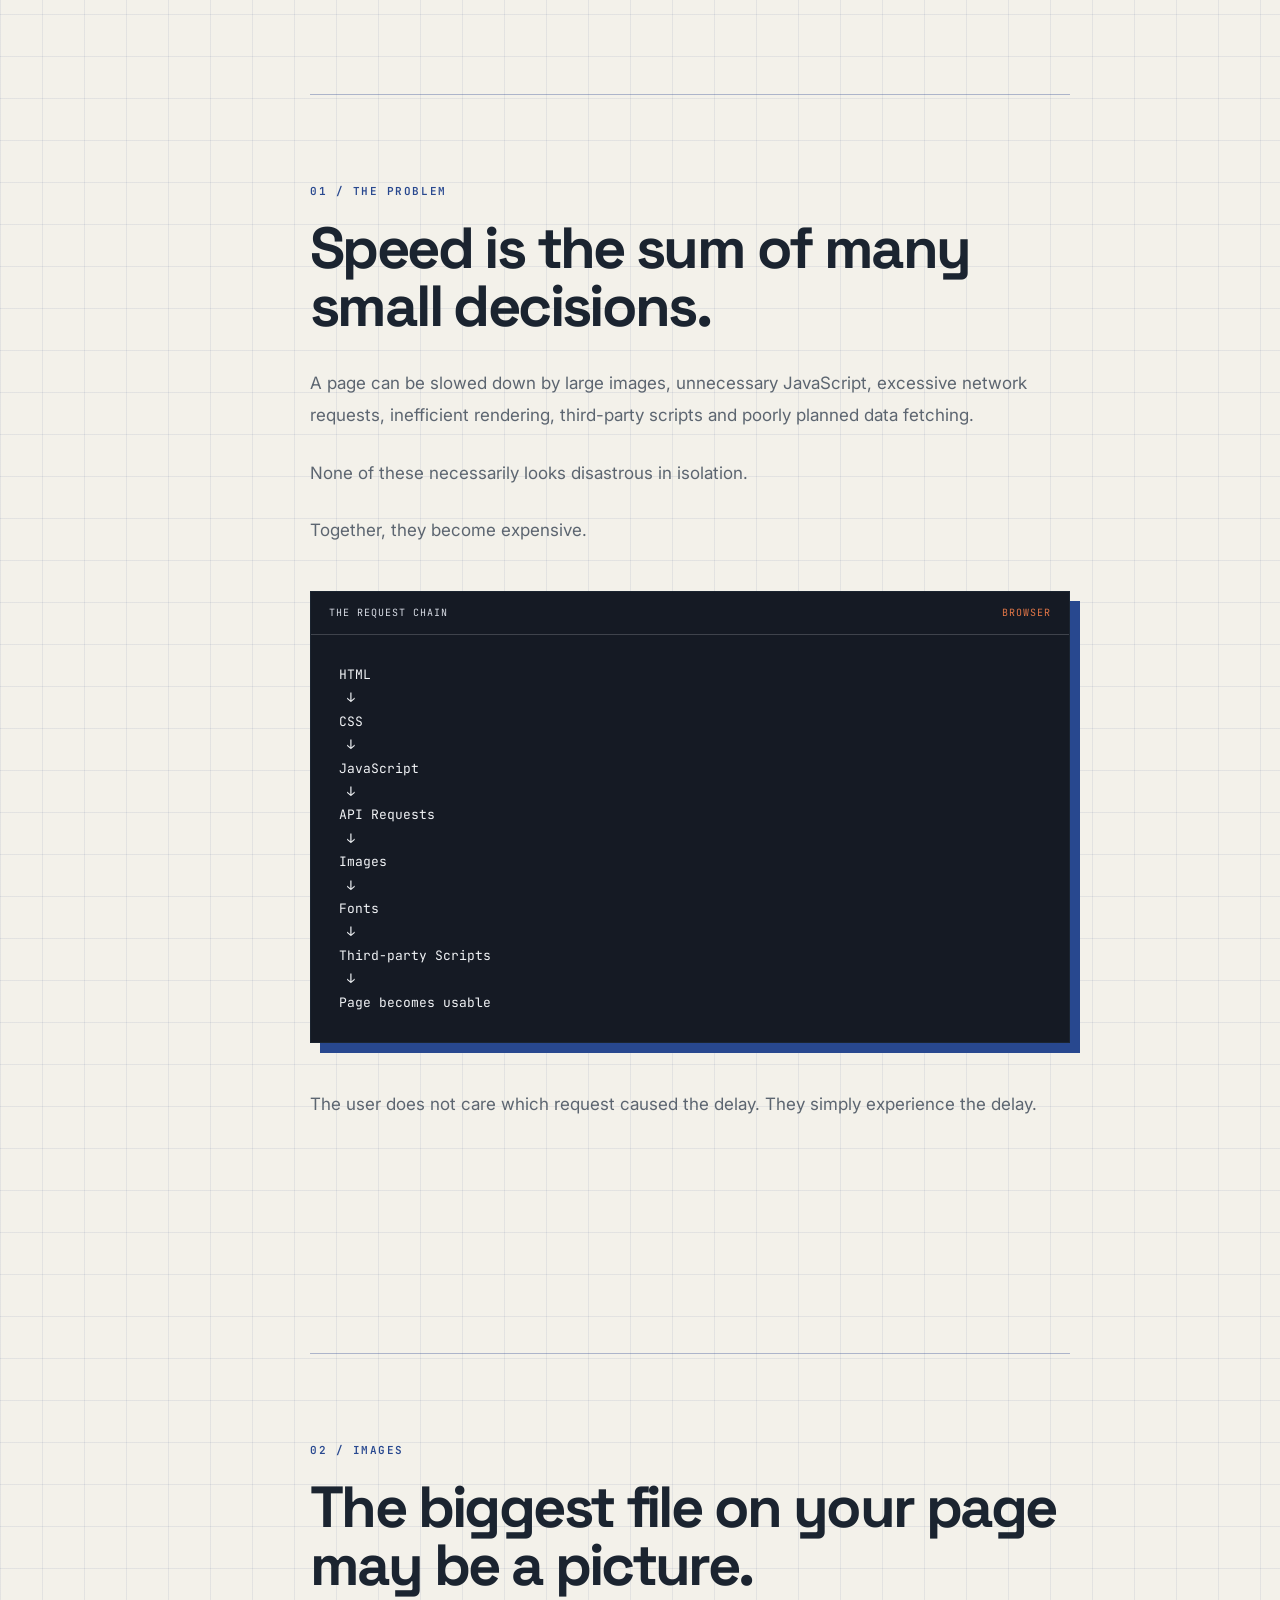
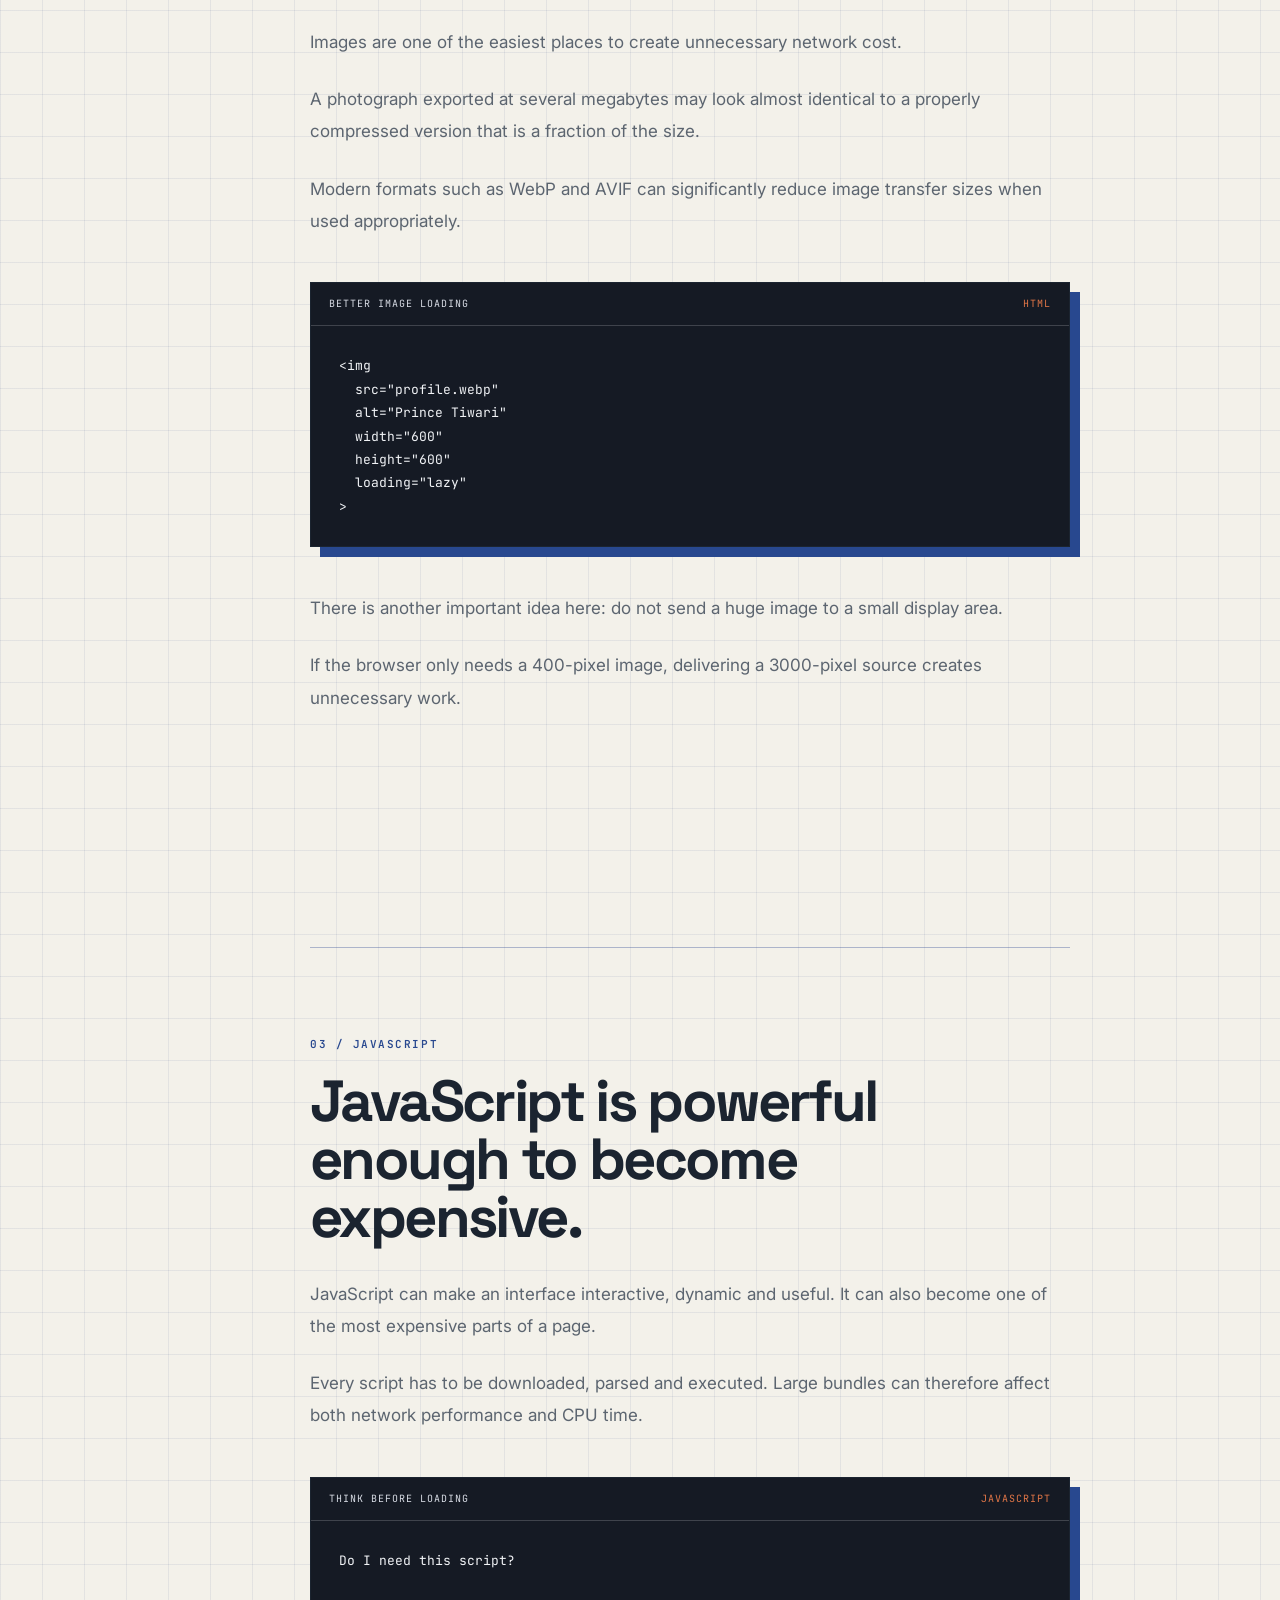
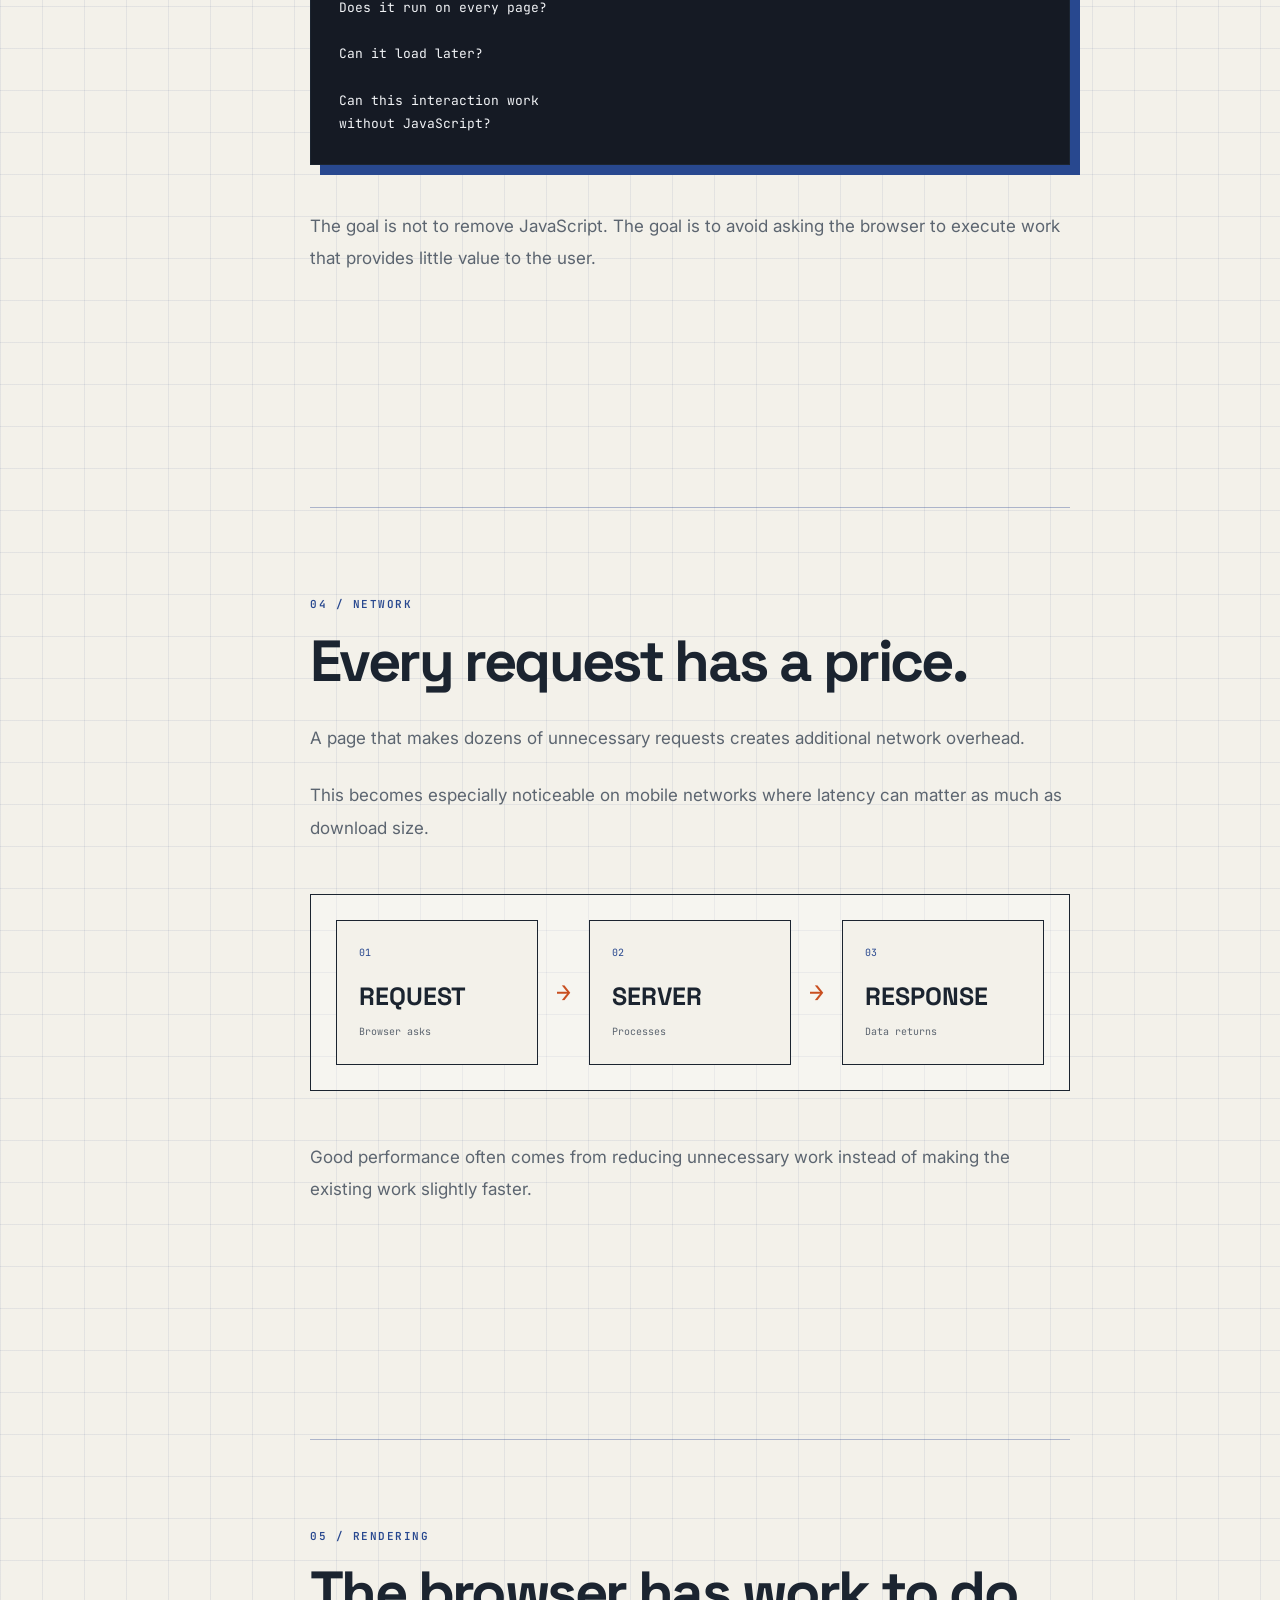
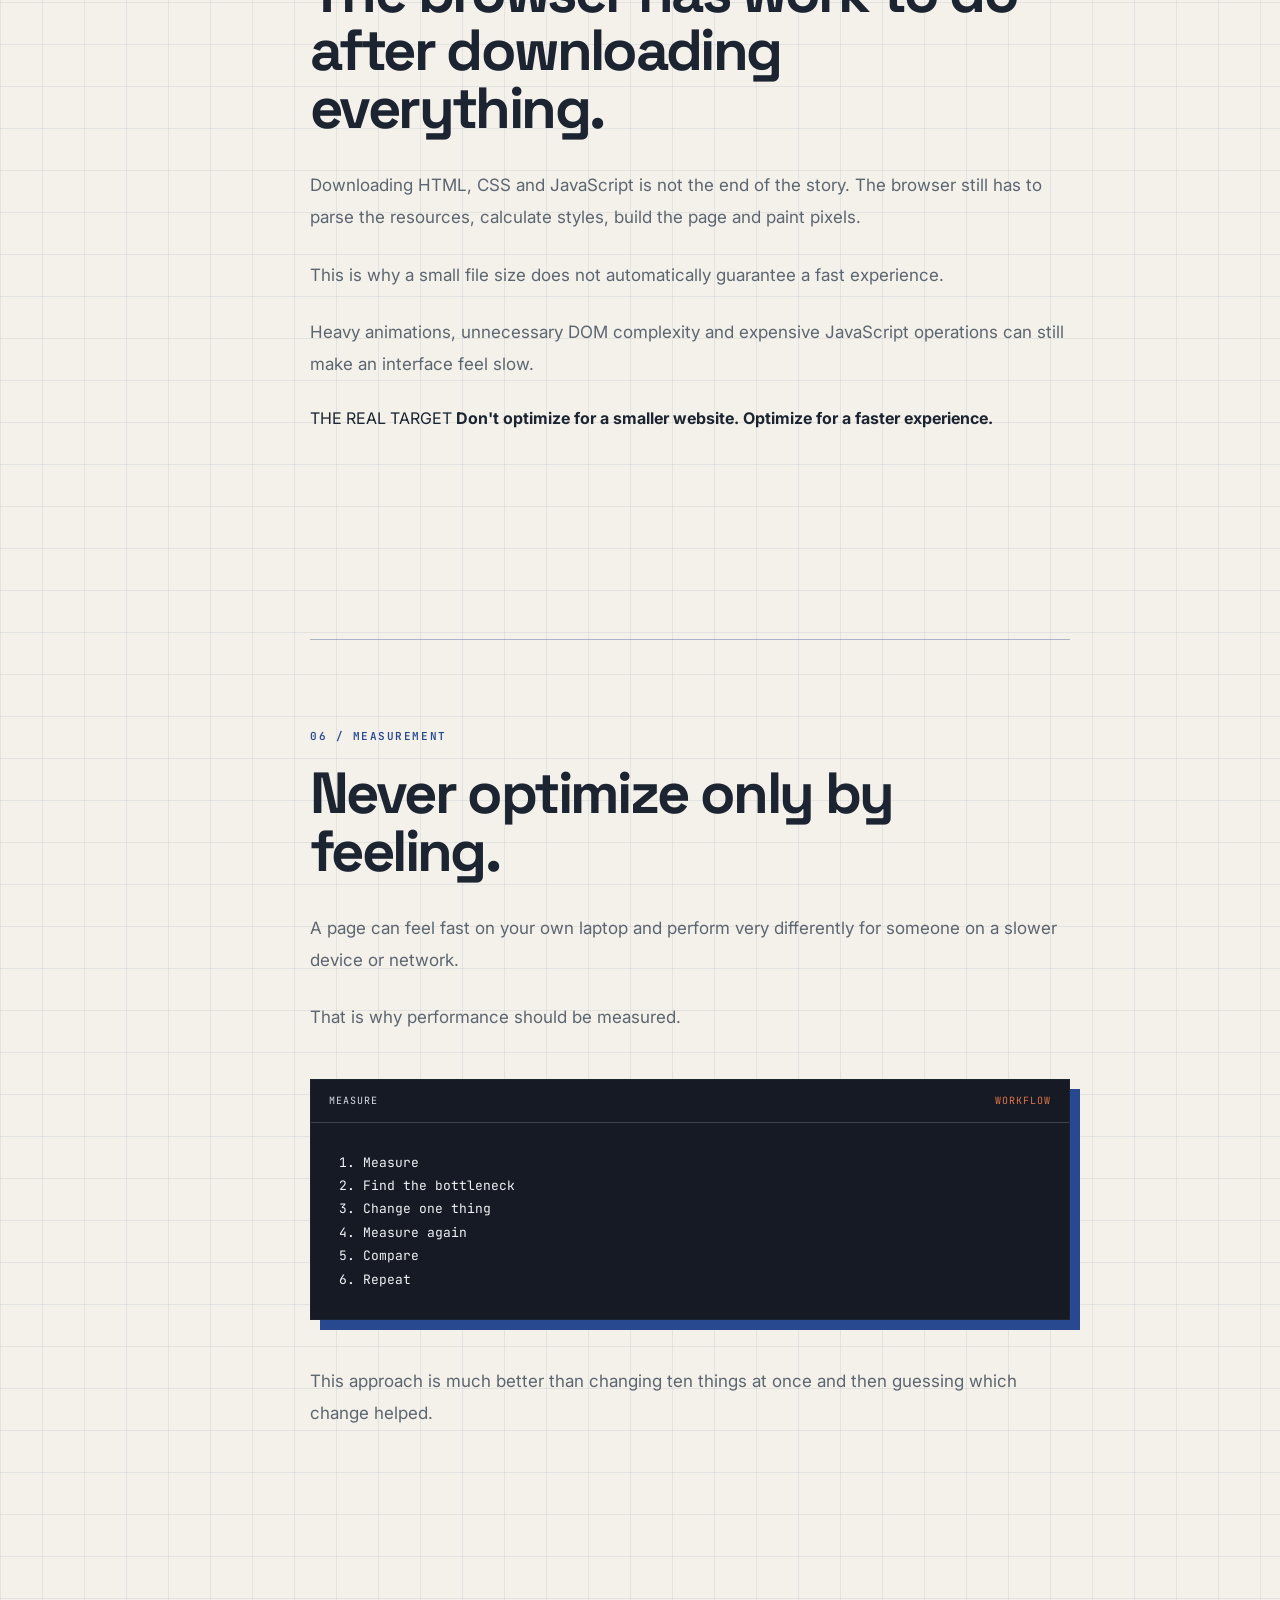
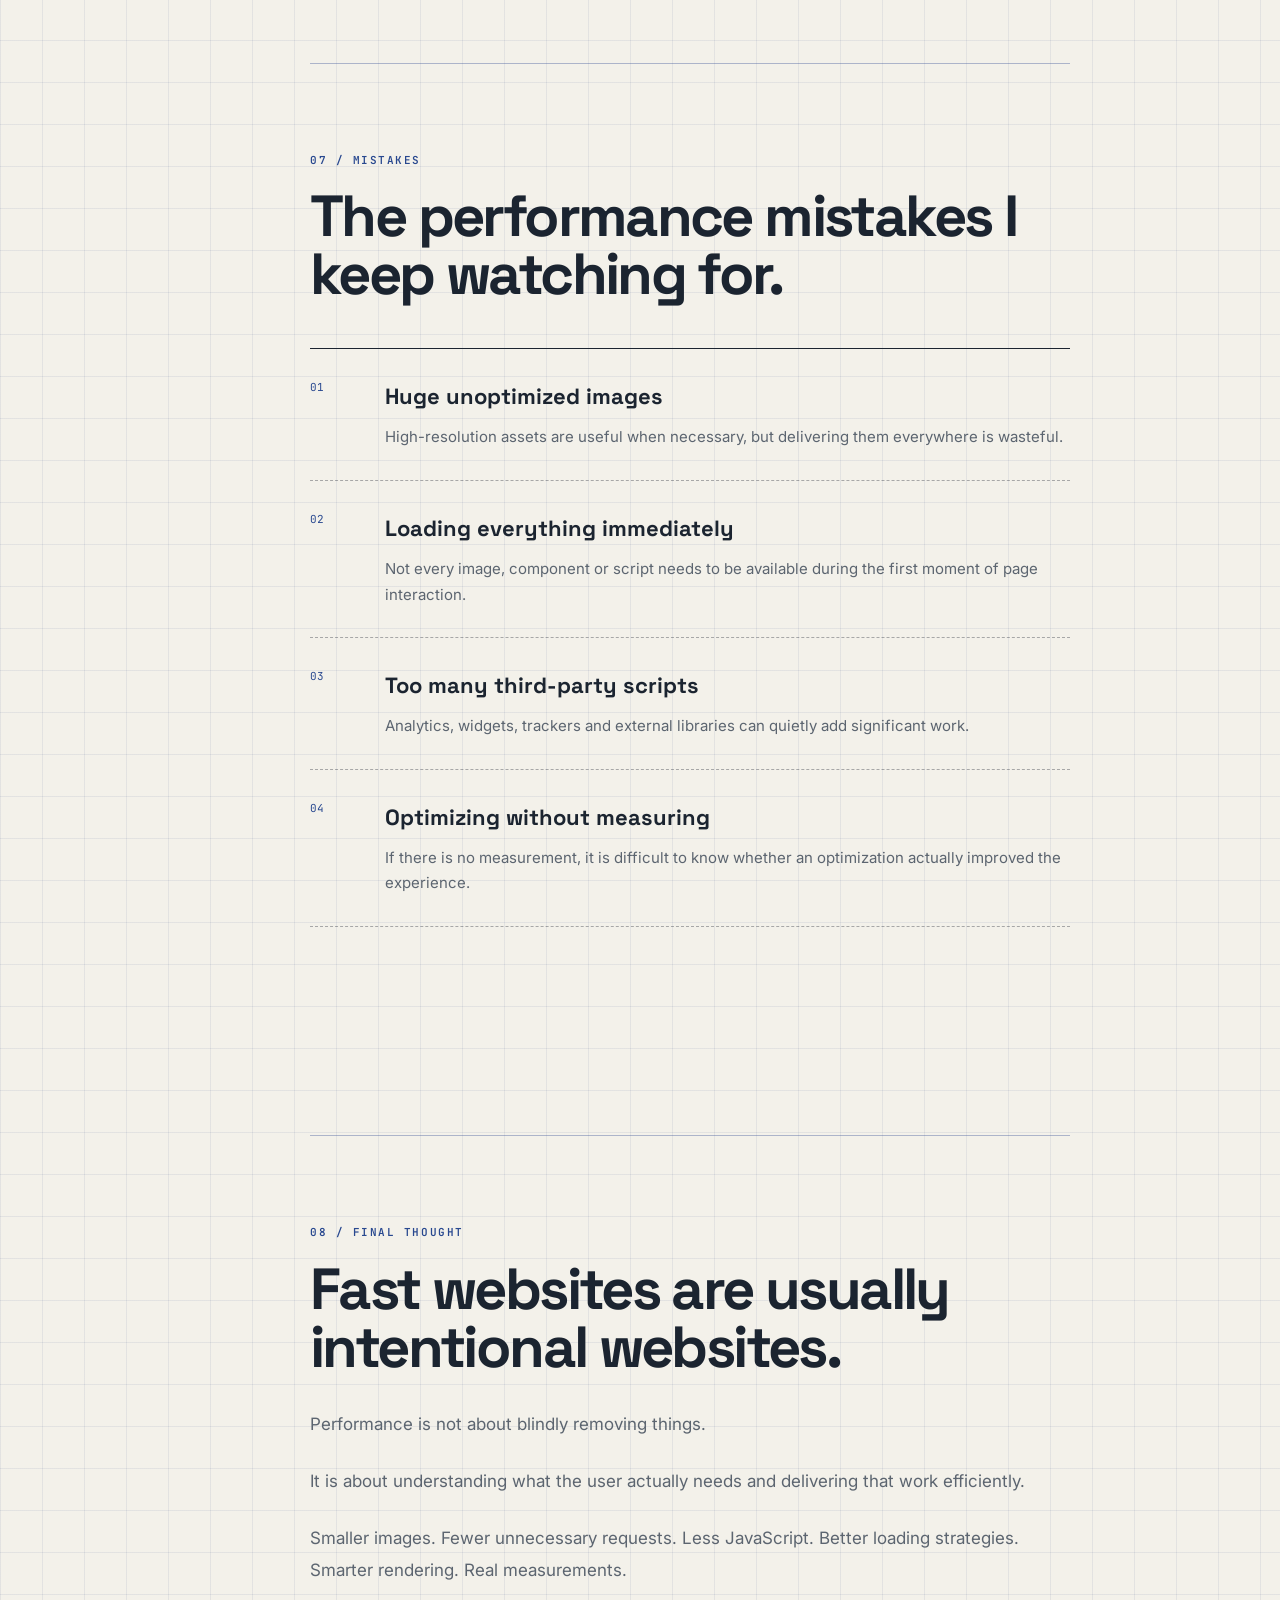
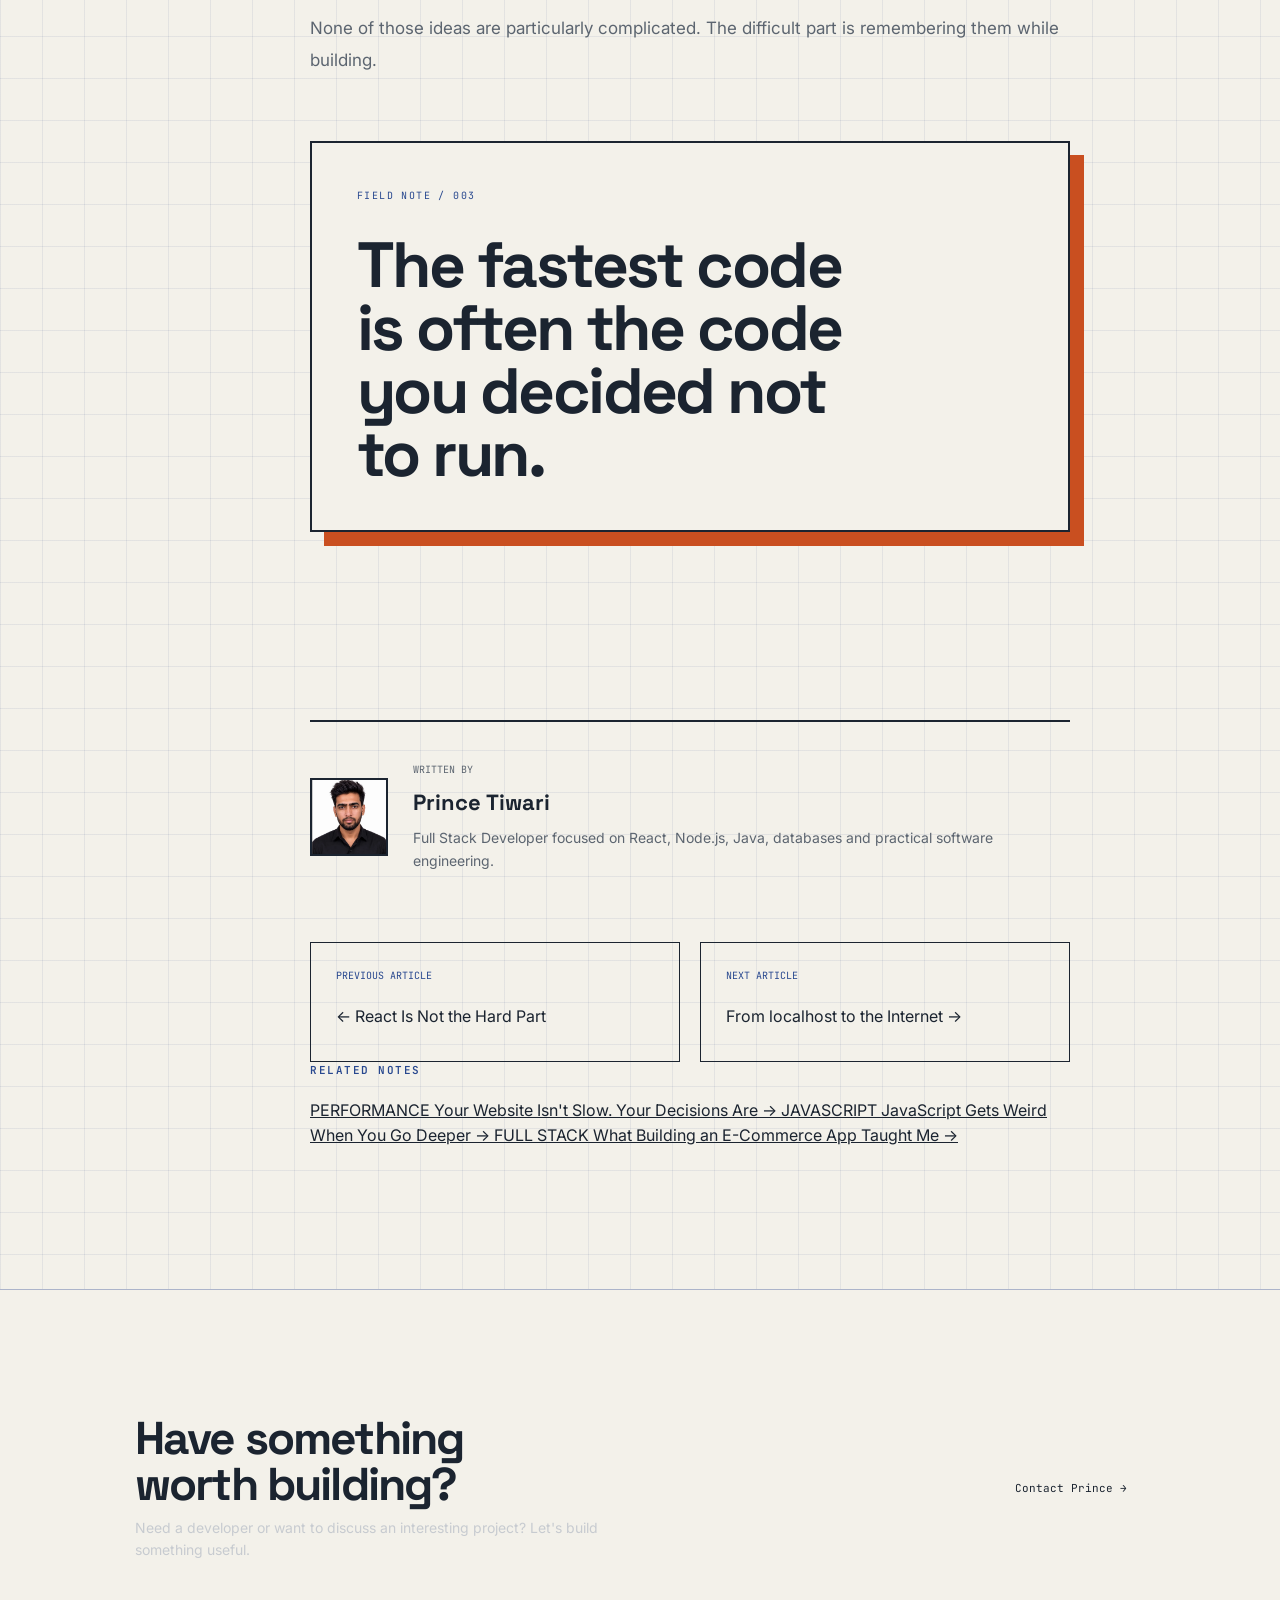
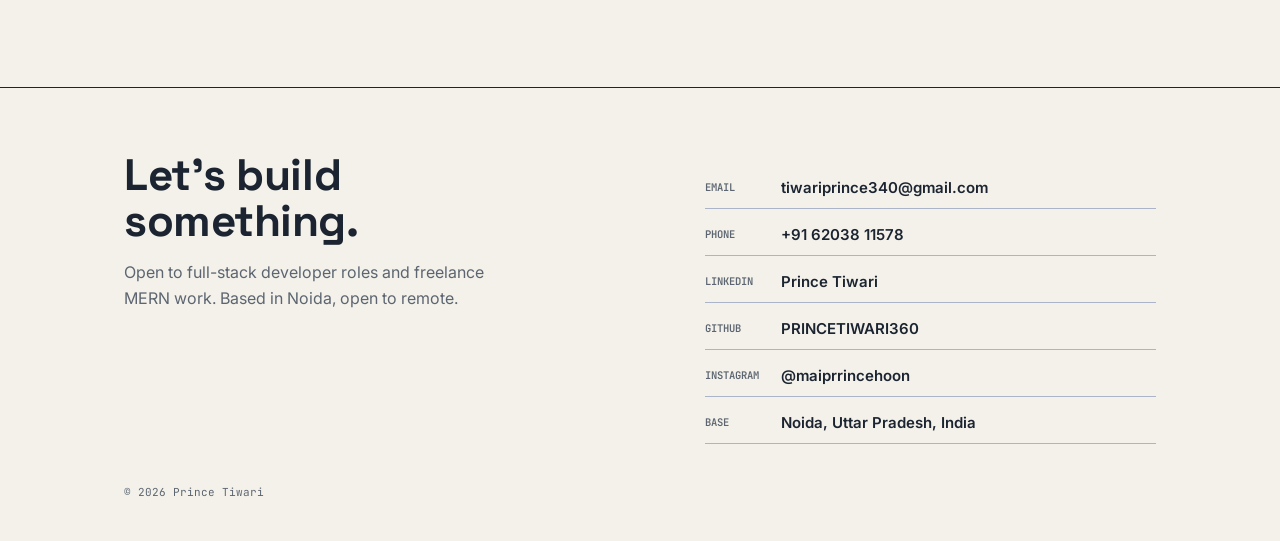
<file: blog-deployment.html>
<!DOCTYPE html>
<html lang="en">

<head>
  <meta charset="UTF-8">
  <meta name="viewport" content="width=device-width, initial-scale=1.0">

  <title>Your Website Isn't Slow. Your Decisions Are. | Prince Tiwari</title>

  <meta name="description" content="A practical guide to web performance covering images, JavaScript, network requests, rendering, caching and the small development decisions that make websites slow.">

  <meta name="keywords" content="Web Performance, Website Speed, Frontend Performance, JavaScript Performance, React Performance, Web Optimization, Core Web Vitals, Prince Tiwari">

  <meta name="author" content="Prince Tiwari">
  <meta name="robots" content="index, follow, max-image-preview:large">
  <meta name="language" content="English">
  <meta name="theme-color" content="#F3F1EA">

  <link rel="canonical" href="https://princetiwari.in/blog-performance.html">

  <meta property="og:type" content="article">
  <meta property="og:site_name" content="Prince Tiwari">
  <meta property="og:title" content="Your Website Isn't Slow. Your Decisions Are.">
  <meta property="og:description" content="Why websites become slow and how images, JavaScript, network requests and rendering decisions affect performance.">
  <meta property="og:url" content="https://princetiwari.in/blog-performance.html">
  <meta property="og:image" content="https://princetiwari.in/profile.jpg">

  <meta name="twitter:card" content="summary_large_image">
  <meta name="twitter:title" content="Your Website Isn't Slow. Your Decisions Are.">
  <meta name="twitter:description" content="A practical breakdown of frontend performance and website optimization.">
  <meta name="twitter:image" content="https://princetiwari.in/profile.jpg">

  <link rel="preconnect" href="https://fonts.googleapis.com">
  <link rel="preconnect" href="https://fonts.gstatic.com" crossorigin>

  <link href="https://fonts.googleapis.com/css2?family=Space+Grotesk:wght@500;600;700&family=Inter:wght@400;500;600&family=JetBrains+Mono:wght@400;500;600&display=swap" rel="stylesheet">

  <link rel="stylesheet" href="css/style.css">
  <link rel="stylesheet" href="css/blog.css">
  <link rel="stylesheet" href="css/blogRead.css">

  <link rel="icon" type="image/png" href="Pfavicon.png">

  <script type="application/ld+json">
  {
    "@context": "https://schema.org",
    "@type": "TechArticle",
    "headline": "Your Website Isn't Slow. Your Decisions Are.",
    "description": "A practical guide to website performance covering images, JavaScript, network requests, rendering and optimization.",
    "image": "https://princetiwari.in/profile.jpg",
    "author": {
      "@type": "Person",
      "name": "Prince Tiwari",
      "url": "https://princetiwari.in/"
    },
    "publisher": {
      "@type": "Person",
      "name": "Prince Tiwari"
    },
    "datePublished": "2026-08-24",
    "dateModified": "2026-08-24",
    "mainEntityOfPage": {
      "@type": "WebPage",
      "@id": "https://princetiwari.in/blog-performance.html"
    },
    "keywords": [
      "Web Performance",
      "JavaScript Performance",
      "React Performance",
      "Website Speed"
    ]
  }
  </script>

  <script type="application/ld+json">
  {
    "@context": "https://schema.org",
    "@type": "BreadcrumbList",
    "itemListElement": [
      {
        "@type": "ListItem",
        "position": 1,
        "name": "Home",
        "item": "https://princetiwari.in/"
      },
      {
        "@type": "ListItem",
        "position": 2,
        "name": "Blog",
        "item": "https://princetiwari.in/blog.html"
      },
      {
        "@type": "ListItem",
        "position": 3,
        "name": "From localhost to the Internet",
        "item": "https://princetiwari.in/blog-deployment.html"
      }
    ]
  }
  </script>
</head>

<body class="article-page">

<header class="site">
  <div class="nav">

    <a class="brand" href="index.html">
      <span class="badge">
        <img src="Profile.webp" alt="Prince Tiwari">
      </span>
      PRINCE TIWARI
    </a>

    <button
      class="nav-toggle"
      id="navToggle"
      aria-label="Toggle navigation"
      aria-expanded="false"
    >
      <span></span>
      <span></span>
      <span></span>
    </button>

    <nav class="links" id="navLinks" aria-label="Primary navigation">
      <a href="about.html">About</a>
      <a href="stack.html">Stack</a>
      <a href="projects.html">Projects</a>
      <a href="education.html">Education</a>
      <a href="blog.html">Blog</a>
      <a href="contact.html">Contact</a>
    </nav>

  </div>
</header>


<main>

  <section class="article-hero">

    <div class="article-wrap">

      <a class="article-back" href="blog.html">
        ← Back to engineering journal
      </a>

      <div class="article-label">
        CASE FILE / 03 · PERFORMANCE
      </div>

      <h1>
        Your Website Isn't Slow.
        <span>Your Decisions Are.</span>
      </h1>

      <p class="article-lead">
        A website rarely becomes slow because of one dramatic mistake.
        More often, performance disappears through dozens of small
        decisions that nobody notices individually.
      </p>

      <div class="article-meta">

        <div>
          <span>AUTHOR</span>
          <strong>Prince Tiwari</strong>
        </div>

        <div>
          <span>PUBLISHED</span>
          <strong>24 Aug 2026</strong>
        </div>

        <div>
          <span>READ TIME</span>
          <strong>7 min</strong>
        </div>

        <div>
          <span>FIELD</span>
          <strong>Web Performance</strong>
        </div>

      </div>

    </div>

  </section>


  <section class="article-body-section">

    <div class="article-layout">

      <aside class="article-sidebar">

        <div class="article-index">

          <span class="article-index-title">
            ON THIS PAGE
          </span>

          <a href="#problem">01 — The problem</a>
          <a href="#images">02 — Images</a>
          <a href="#javascript">03 — JavaScript</a>
          <a href="#network">04 — Network</a>
          <a href="#rendering">05 — Rendering</a>
          <a href="#measurement">06 — Measurement</a>
          <a href="#mistakes">07 — Mistakes</a>
          <a href="#final">08 — Final thought</a>

        </div>

      </aside>


      <article class="article-content">

        <p class="article-opening">
          Performance is not a feature you add at the end.
          It is a result of hundreds of decisions made while building.
        </p>

        <p>
          Developers often notice performance only after a website starts
          feeling slow.
        </p>

        <p>
          The page takes too long to appear. Images pop in late.
          Buttons feel unresponsive. Mobile users wait while desktop users
          wonder what the problem is.
        </p>

        <p>
          Then someone says:
        </p>

        <div class="article-highlight">

          <span>
            THE USUAL QUESTION
          </span>

          <strong>
            “How do we make this website faster?”
          </strong>

        </div>

        <p>
          A better question is:
        </p>

        <div class="article-note">

          <span class="note-label">
            FIELD NOTE 003
          </span>

          <p>
            What are we asking the browser to do that it does not actually
            need to do?
          </p>

        </div>


        <section id="problem" class="article-section">

          <span class="article-section-number">
            01 / THE PROBLEM
          </span>

          <h2>
            Speed is the sum of many small decisions.
          </h2>

          <p>
            A page can be slowed down by large images, unnecessary JavaScript,
            excessive network requests, inefficient rendering, third-party
            scripts and poorly planned data fetching.
          </p>

          <p>
            None of these necessarily looks disastrous in isolation.
          </p>

          <p>
            Together, they become expensive.
          </p>

          <div class="code-block">

            <div class="code-head">
              <span>THE REQUEST CHAIN</span>
              <span>BROWSER</span>
            </div>

            <pre><code>HTML
 ↓
CSS
 ↓
JavaScript
 ↓
API Requests
 ↓
Images
 ↓
Fonts
 ↓
Third-party Scripts
 ↓
Page becomes usable</code></pre>

          </div>

          <p>
            The user does not care which request caused the delay.
            They simply experience the delay.
          </p>

        </section>


        <section id="images" class="article-section">

          <span class="article-section-number">
            02 / IMAGES
          </span>

          <h2>
            The biggest file on your page may be a picture.
          </h2>

          <p>
            Images are one of the easiest places to create unnecessary
            network cost.
          </p>

          <p>
            A photograph exported at several megabytes may look almost
            identical to a properly compressed version that is a fraction
            of the size.
          </p>

          <p>
            Modern formats such as WebP and AVIF can significantly reduce
            image transfer sizes when used appropriately.
          </p>

          <div class="code-block">

            <div class="code-head">
              <span>BETTER IMAGE LOADING</span>
              <span>HTML</span>
            </div>

            <pre><code>&lt;img
  src="profile.webp"
  alt="Prince Tiwari"
  width="600"
  height="600"
  loading="lazy"
&gt;</code></pre>

          </div>

          <p>
            There is another important idea here: do not send a huge image
            to a small display area.
          </p>

          <p>
            If the browser only needs a 400-pixel image, delivering a
            3000-pixel source creates unnecessary work.
          </p>

        </section>


        <section id="javascript" class="article-section">

          <span class="article-section-number">
            03 / JAVASCRIPT
          </span>

          <h2>
            JavaScript is powerful enough to become expensive.
          </h2>

          <p>
            JavaScript can make an interface interactive, dynamic and useful.
            It can also become one of the most expensive parts of a page.
          </p>

          <p>
            Every script has to be downloaded, parsed and executed.
            Large bundles can therefore affect both network performance and
            CPU time.
          </p>

          <div class="code-block">

            <div class="code-head">
              <span>THINK BEFORE LOADING</span>
              <span>JAVASCRIPT</span>
            </div>

            <pre><code>Do I need this script?

Does it run on every page?

Can it load later?

Can this interaction work
without JavaScript?</code></pre>

          </div>

          <p>
            The goal is not to remove JavaScript.
            The goal is to avoid asking the browser to execute work that
            provides little value to the user.
          </p>

        </section>


        <section id="network" class="article-section">

          <span class="article-section-number">
            04 / NETWORK
          </span>

          <h2>
            Every request has a price.
          </h2>

          <p>
            A page that makes dozens of unnecessary requests creates
            additional network overhead.
          </p>

          <p>
            This becomes especially noticeable on mobile networks where
            latency can matter as much as download size.
          </p>

          <div class="architecture-diagram">

            <div>
              <span>01</span>
              <strong>REQUEST</strong>
              <small>Browser asks</small>
            </div>

            <div class="architecture-arrow">
              →
            </div>

            <div>
              <span>02</span>
              <strong>SERVER</strong>
              <small>Processes</small>
            </div>

            <div class="architecture-arrow">
              →
            </div>

            <div>
              <span>03</span>
              <strong>RESPONSE</strong>
              <small>Data returns</small>
            </div>

          </div>

          <p>
            Good performance often comes from reducing unnecessary work
            instead of making the existing work slightly faster.
          </p>

        </section>


        <section id="rendering" class="article-section">

          <span class="article-section-number">
            05 / RENDERING
          </span>

          <h2>
            The browser has work to do after downloading everything.
          </h2>

          <p>
            Downloading HTML, CSS and JavaScript is not the end of the story.
            The browser still has to parse the resources, calculate styles,
            build the page and paint pixels.
          </p>

          <p>
            This is why a small file size does not automatically guarantee
            a fast experience.
          </p>

          <p>
            Heavy animations, unnecessary DOM complexity and expensive
            JavaScript operations can still make an interface feel slow.
          </p>

          <div class="article-highlight">

            <span>
              THE REAL TARGET
            </span>

            <strong>
              Don't optimize for a smaller website.
              Optimize for a faster experience.
            </strong>

          </div>

        </section>


        <section id="measurement" class="article-section">

          <span class="article-section-number">
            06 / MEASUREMENT
          </span>

          <h2>
            Never optimize only by feeling.
          </h2>

          <p>
            A page can feel fast on your own laptop and perform very
            differently for someone on a slower device or network.
          </p>

          <p>
            That is why performance should be measured.
          </p>

          <div class="code-block">

            <div class="code-head">
              <span>MEASURE</span>
              <span>WORKFLOW</span>
            </div>

            <pre><code>1. Measure
2. Find the bottleneck
3. Change one thing
4. Measure again
5. Compare
6. Repeat</code></pre>

          </div>

          <p>
            This approach is much better than changing ten things at once
            and then guessing which change helped.
          </p>

        </section>


        <section id="mistakes" class="article-section">

          <span class="article-section-number">
            07 / MISTAKES
          </span>

          <h2>
            The performance mistakes I keep watching for.
          </h2>

          <div class="mistake-list">

            <div>
              <span>01</span>

              <strong>
                Huge unoptimized images
              </strong>

              <p>
                High-resolution assets are useful when necessary, but
                delivering them everywhere is wasteful.
              </p>
            </div>

            <div>
              <span>02</span>

              <strong>
                Loading everything immediately
              </strong>

              <p>
                Not every image, component or script needs to be available
                during the first moment of page interaction.
              </p>
            </div>

            <div>
              <span>03</span>

              <strong>
                Too many third-party scripts
              </strong>

              <p>
                Analytics, widgets, trackers and external libraries can
                quietly add significant work.
              </p>
            </div>

            <div>
              <span>04</span>

              <strong>
                Optimizing without measuring
              </strong>

              <p>
                If there is no measurement, it is difficult to know whether
                an optimization actually improved the experience.
              </p>
            </div>

          </div>

        </section>


        <section id="final" class="article-section">

          <span class="article-section-number">
            08 / FINAL THOUGHT
          </span>

          <h2>
            Fast websites are usually intentional websites.
          </h2>

          <p>
            Performance is not about blindly removing things.
          </p>

          <p>
            It is about understanding what the user actually needs and
            delivering that work efficiently.
          </p>

          <p>
            Smaller images.
            Fewer unnecessary requests.
            Less JavaScript.
            Better loading strategies.
            Smarter rendering.
            Real measurements.
          </p>

          <p>
            None of those ideas are particularly complicated.
            The difficult part is remembering them while building.
          </p>

          <div class="final-statement">

            <span>
              FIELD NOTE / 003
            </span>

            <strong>
              The fastest code<br>
              is often the code<br>
              you decided not<br>
              to run.
            </strong>

          </div>

        </section>


        <div class="article-author">

          <div class="author-avatar">
            <img src="Profile.webp" alt="Prince Tiwari">
          </div>

          <div>

            <span>
              WRITTEN BY
            </span>

            <strong>
              Prince Tiwari
            </strong>

            <p>
              Full Stack Developer focused on React, Node.js, Java,
              databases and practical software engineering.
            </p>

          </div>

        </div>


        <div class="article-navigation">

          <a href="blog-react.html">
            <span>
              PREVIOUS ARTICLE
            </span>
            ← React Is Not the Hard Part
          </a>

          <a href="blog-deployment.html">
            <span>
              NEXT ARTICLE
            </span>
            From localhost to the Internet →
          </a>


        </div>

        <div class="related-articles">

          <div class="article-section-number">
            RELATED NOTES
          </div>

          <div class="related-articles-grid">

            <a href="blog-performance.html">
              <span>PERFORMANCE</span>
              Your Website Isn't Slow. Your Decisions Are →
            </a>

            <a href="blog-javascript.html">
              <span>JAVASCRIPT</span>
              JavaScript Gets Weird When You Go Deeper →
            </a>

            <a href="blogRead.html">
              <span>FULL STACK</span>
              What Building an E-Commerce App Taught Me →
            </a>

          </div>

        </div>

      </article>

    </div>

  </section>


  <section class="blog-section">

    <div class="blog-wrap">

      <div class="blog-cta blog-reveal">

        <div>

          <h2>
            Have something<br>
            worth building?
          </h2>

          <p>
            Need a developer or want to discuss an interesting project?
            Let's build something useful.
          </p>

        </div>

        <a class="blog-btn" href="contact.html">
          Contact Prince →
        </a>

      </div>

    </div>

  </section>

</main>


<footer>

  <div class="wrap">

    <div class="contact-grid">

      <div>

        <h2>
          Let's build
          <br>
          something.
        </h2>

        <p style="color:var(--ink-dim); margin-top:16px; max-width:40ch;">
          Open to full-stack developer roles and freelance MERN work.
          Based in Noida, open to remote.
        </p>

      </div>

      <div class="contact-list">

        <a href="mailto:tiwariprince340@gmail.com">
          <span class="k">Email</span>
          tiwariprince340@gmail.com
        </a>

        <a href="tel:+916203811578">
          <span class="k">Phone</span>
          +91 62038 11578
        </a>

        <a
          href="https://linkedin.com/in/princetiwariprincetiwari/"
          target="_blank"
          rel="noopener noreferrer"
        >
          <span class="k">LinkedIn</span>
          Prince Tiwari
        </a>

        <a
          href="https://github.com/PRINCETIWARI360"
          target="_blank"
          rel="noopener noreferrer"
        >
          <span class="k">GitHub</span>
          PRINCETIWARI360
        </a>

        <a
          href="https://instagram.com/maiprrincehoon"
          target="_blank"
          rel="noopener noreferrer"
        >
          <span class="k">Instagram</span>
          @maiprrincehoon
        </a>

        <a href="index.html">
          <span class="k">Base</span>
          Noida, Uttar Pradesh, India
        </a>

      </div>

    </div>

    <div class="fine">
      <span>
        © <span id="year"></span> Prince Tiwari
      </span>
    </div>

  </div>

</footer>

  <script>
document.addEventListener('contextmenu', function (e) {
  e.preventDefault();
});

document.addEventListener('keydown', function (e) {
  if (
    e.key === 'F12' ||
    (e.ctrlKey && e.shiftKey && ['I', 'J', 'C'].includes(e.key.toUpperCase())) ||
    (e.metaKey && e.altKey && ['I', 'J', 'C'].includes(e.key.toUpperCase())) ||
    (e.ctrlKey && e.key.toUpperCase() === 'U') ||
    (e.metaKey && e.key.toUpperCase() === 'U')
  ) {
    e.preventDefault();
  }
});
</script>


<script src="js/main.js"></script>
<script src="js/blog.js"></script>
<script src="js/blogRead.js"></script>

</body>
</html>
</file>
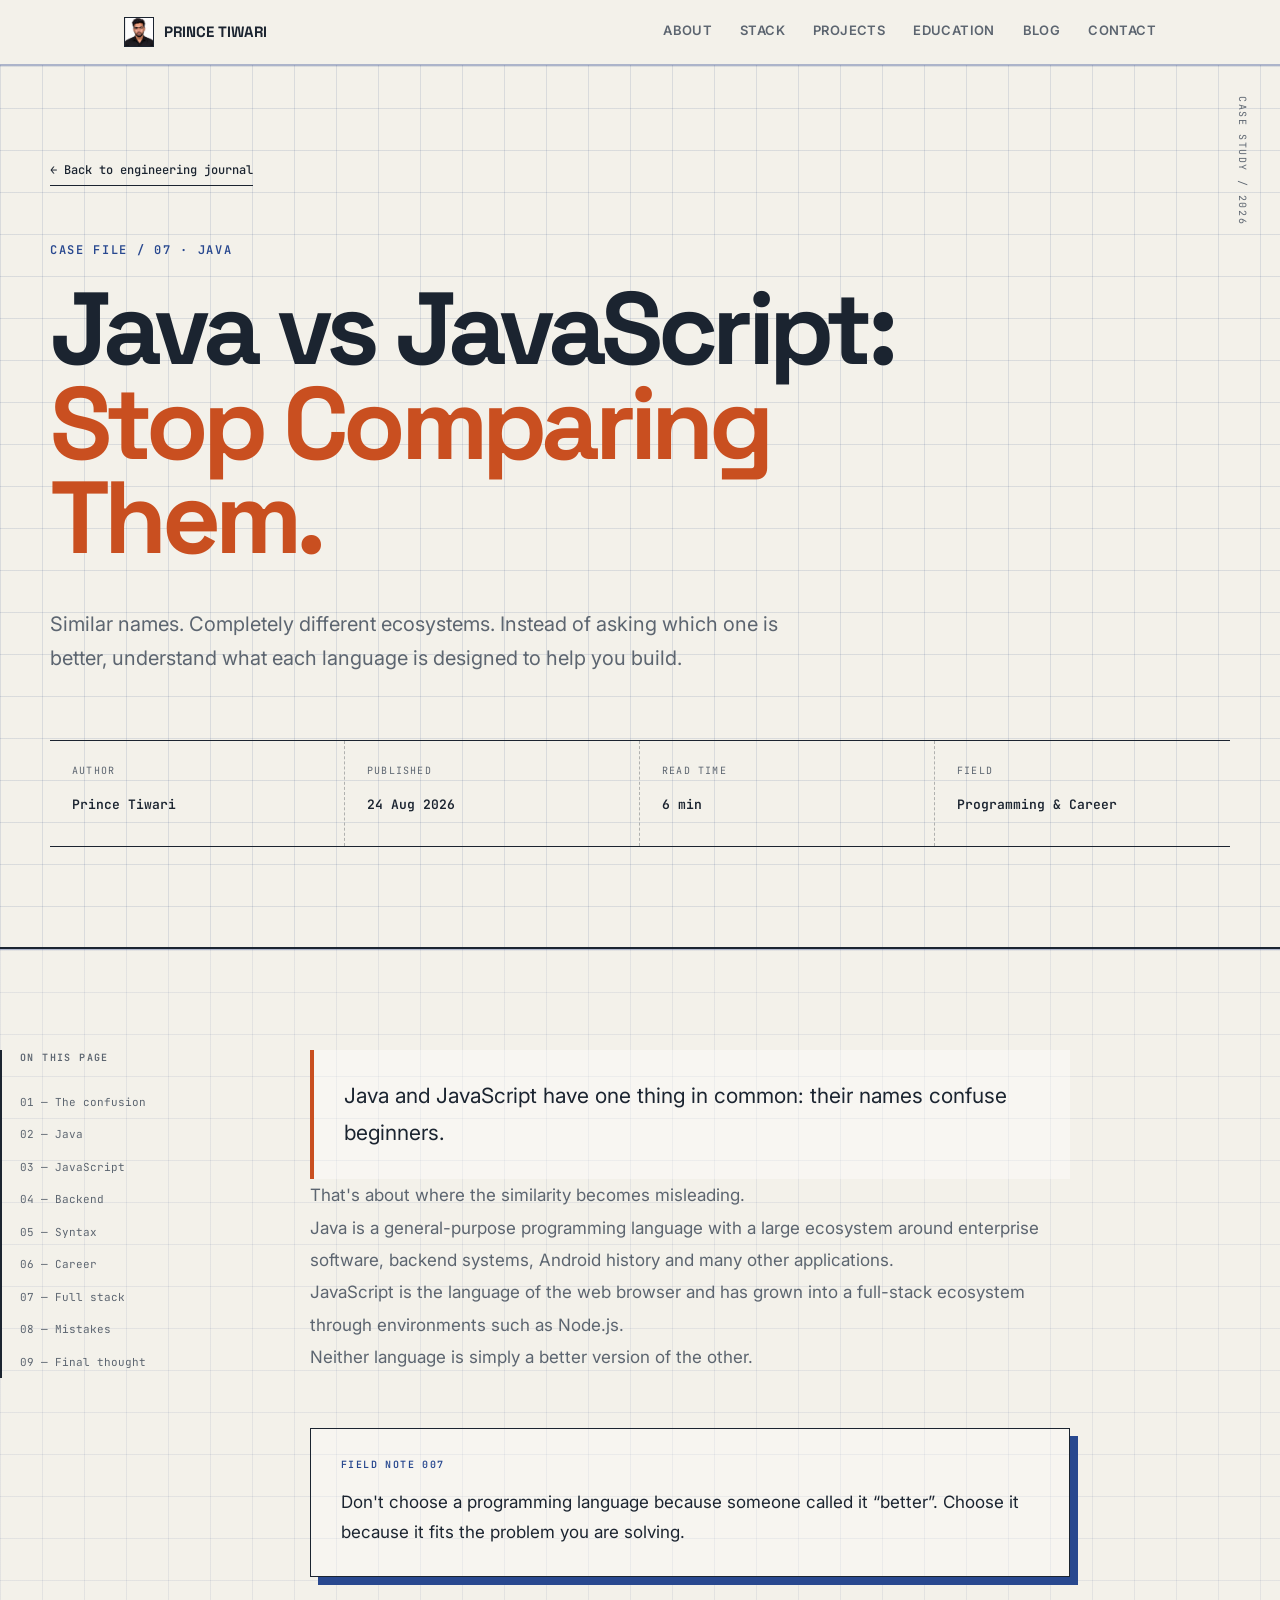
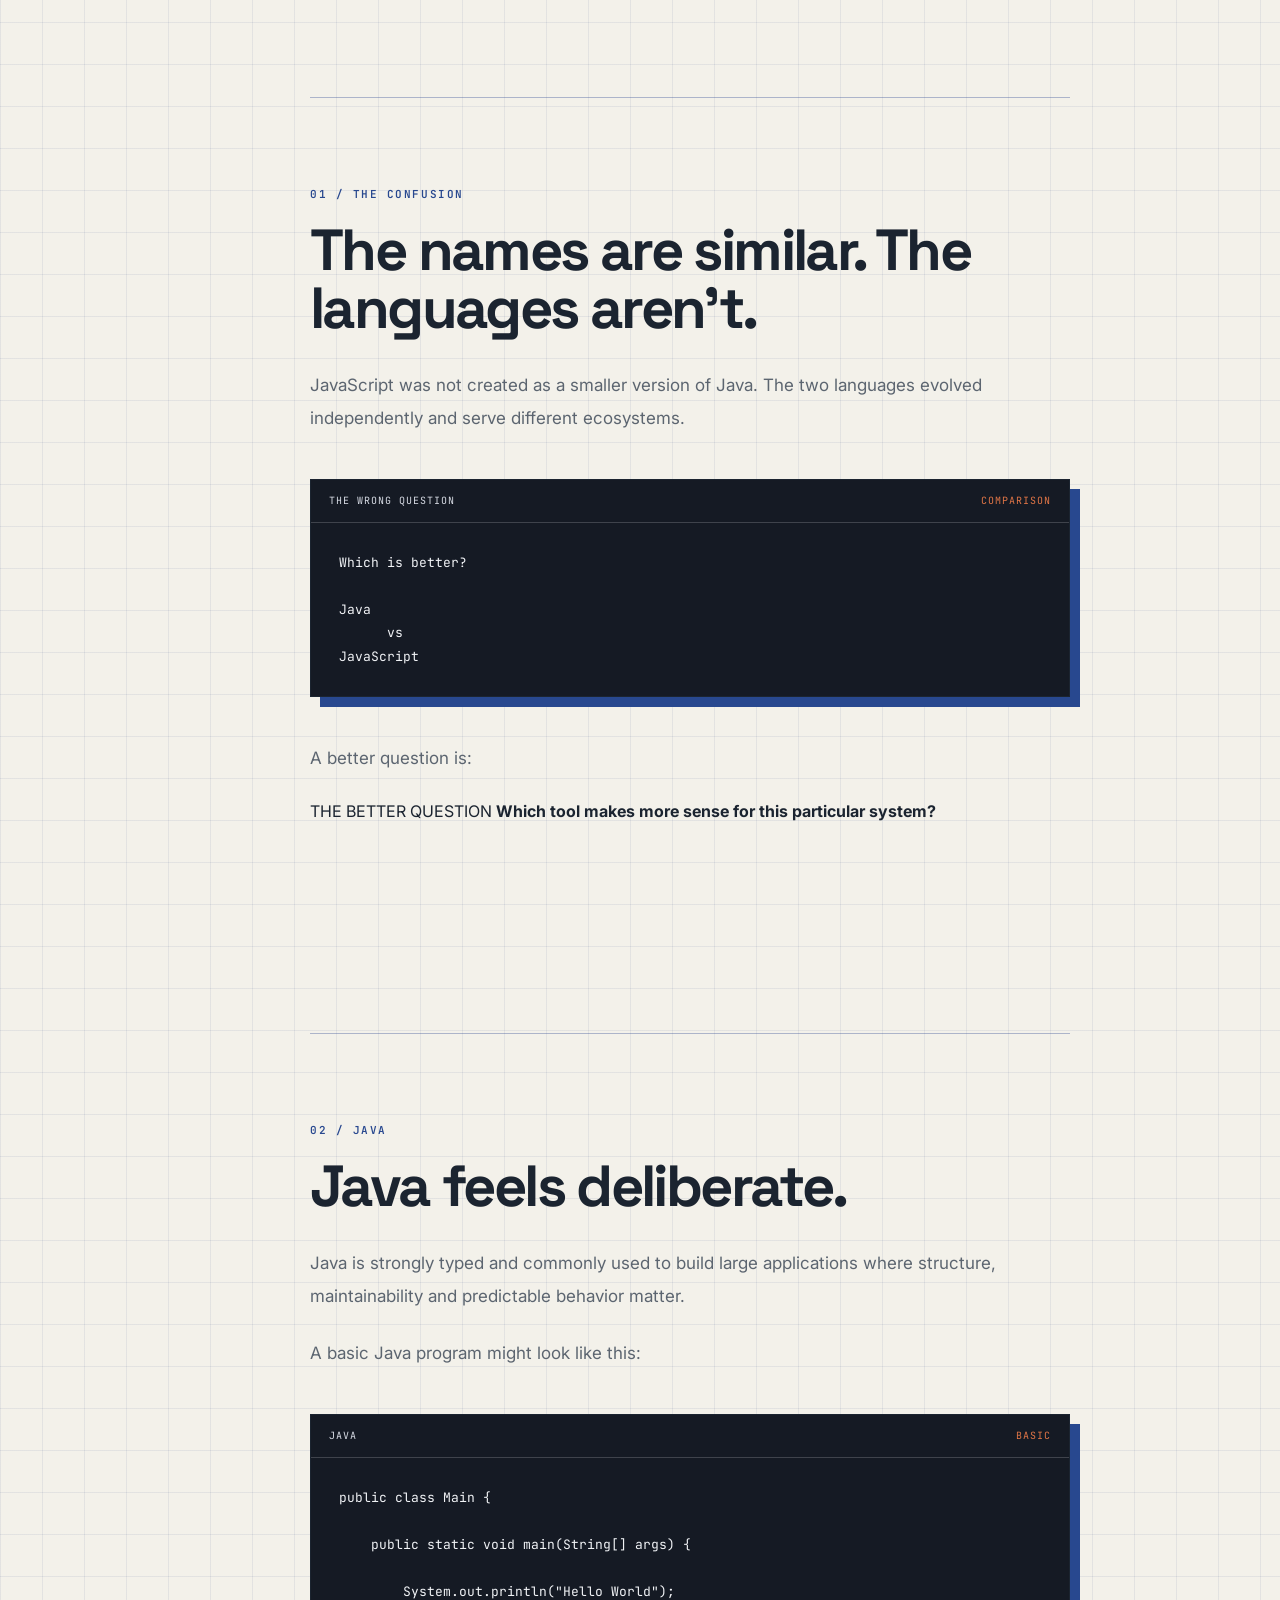
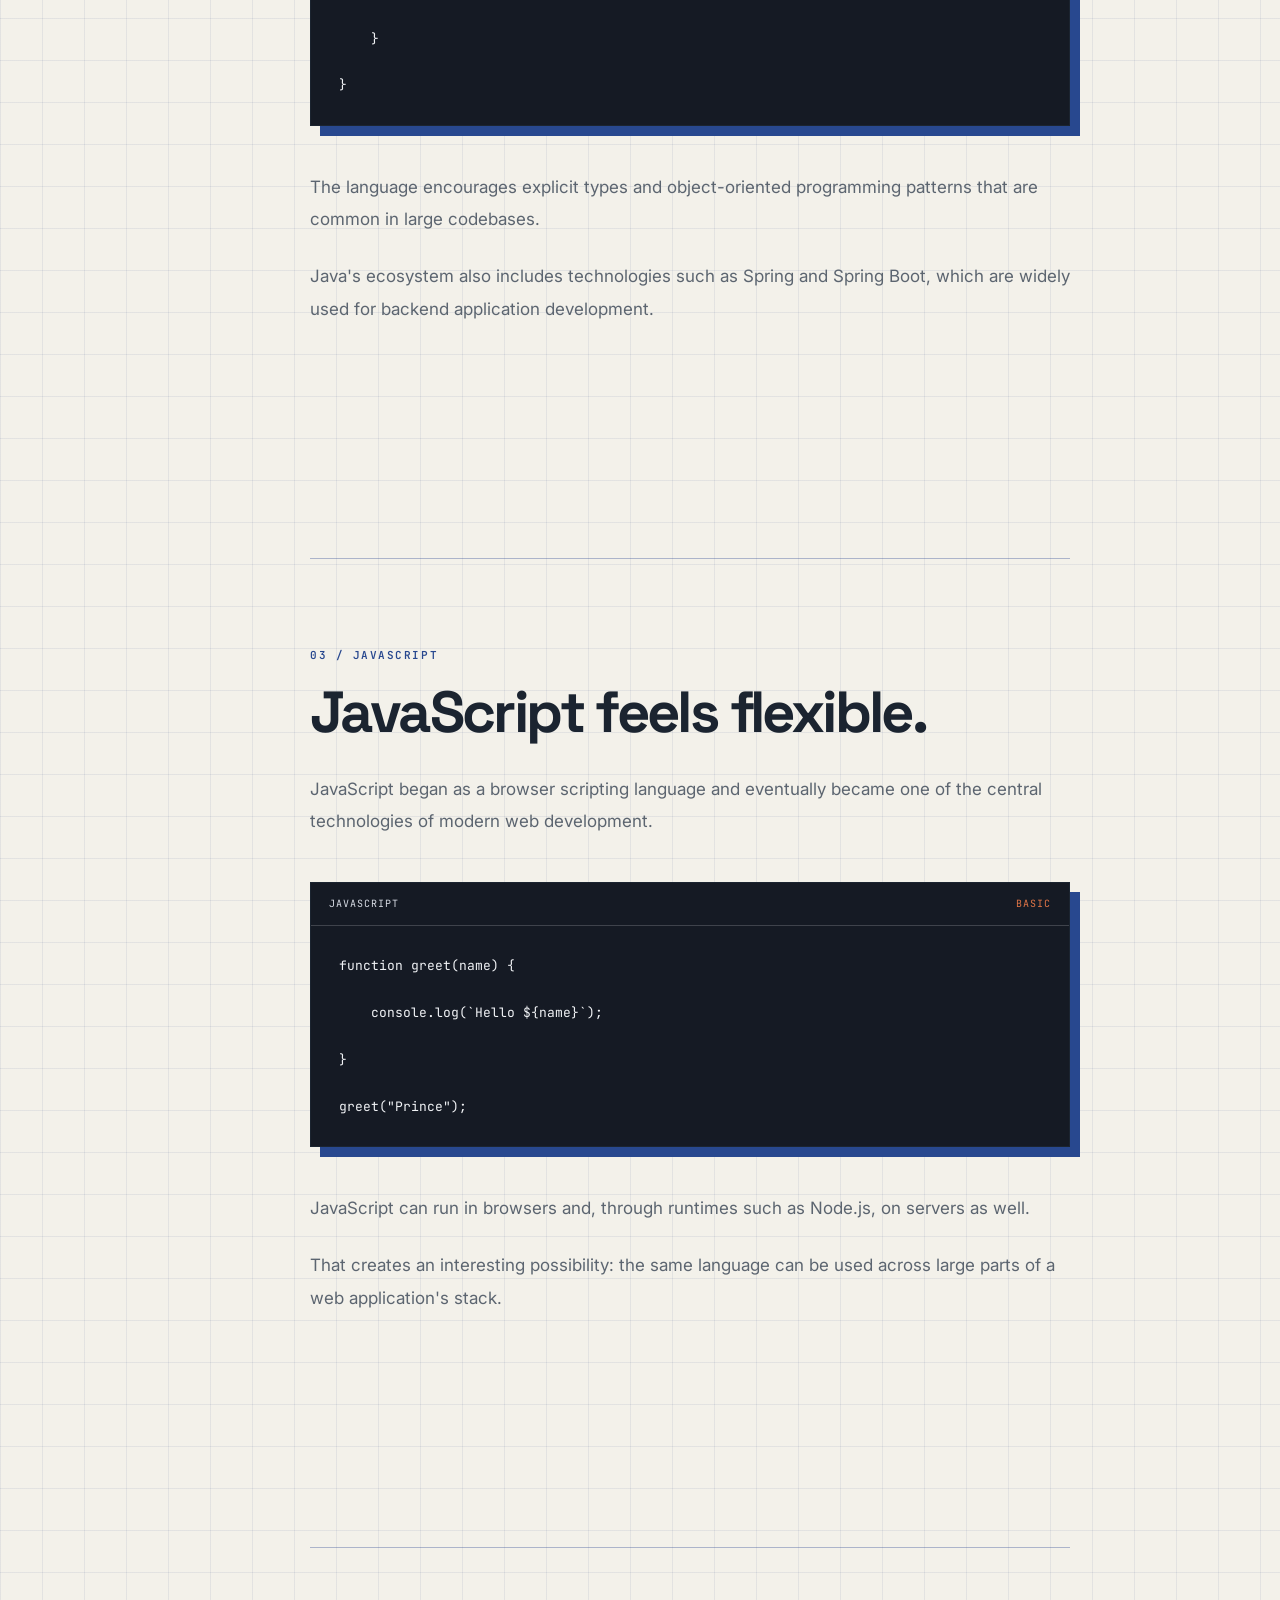
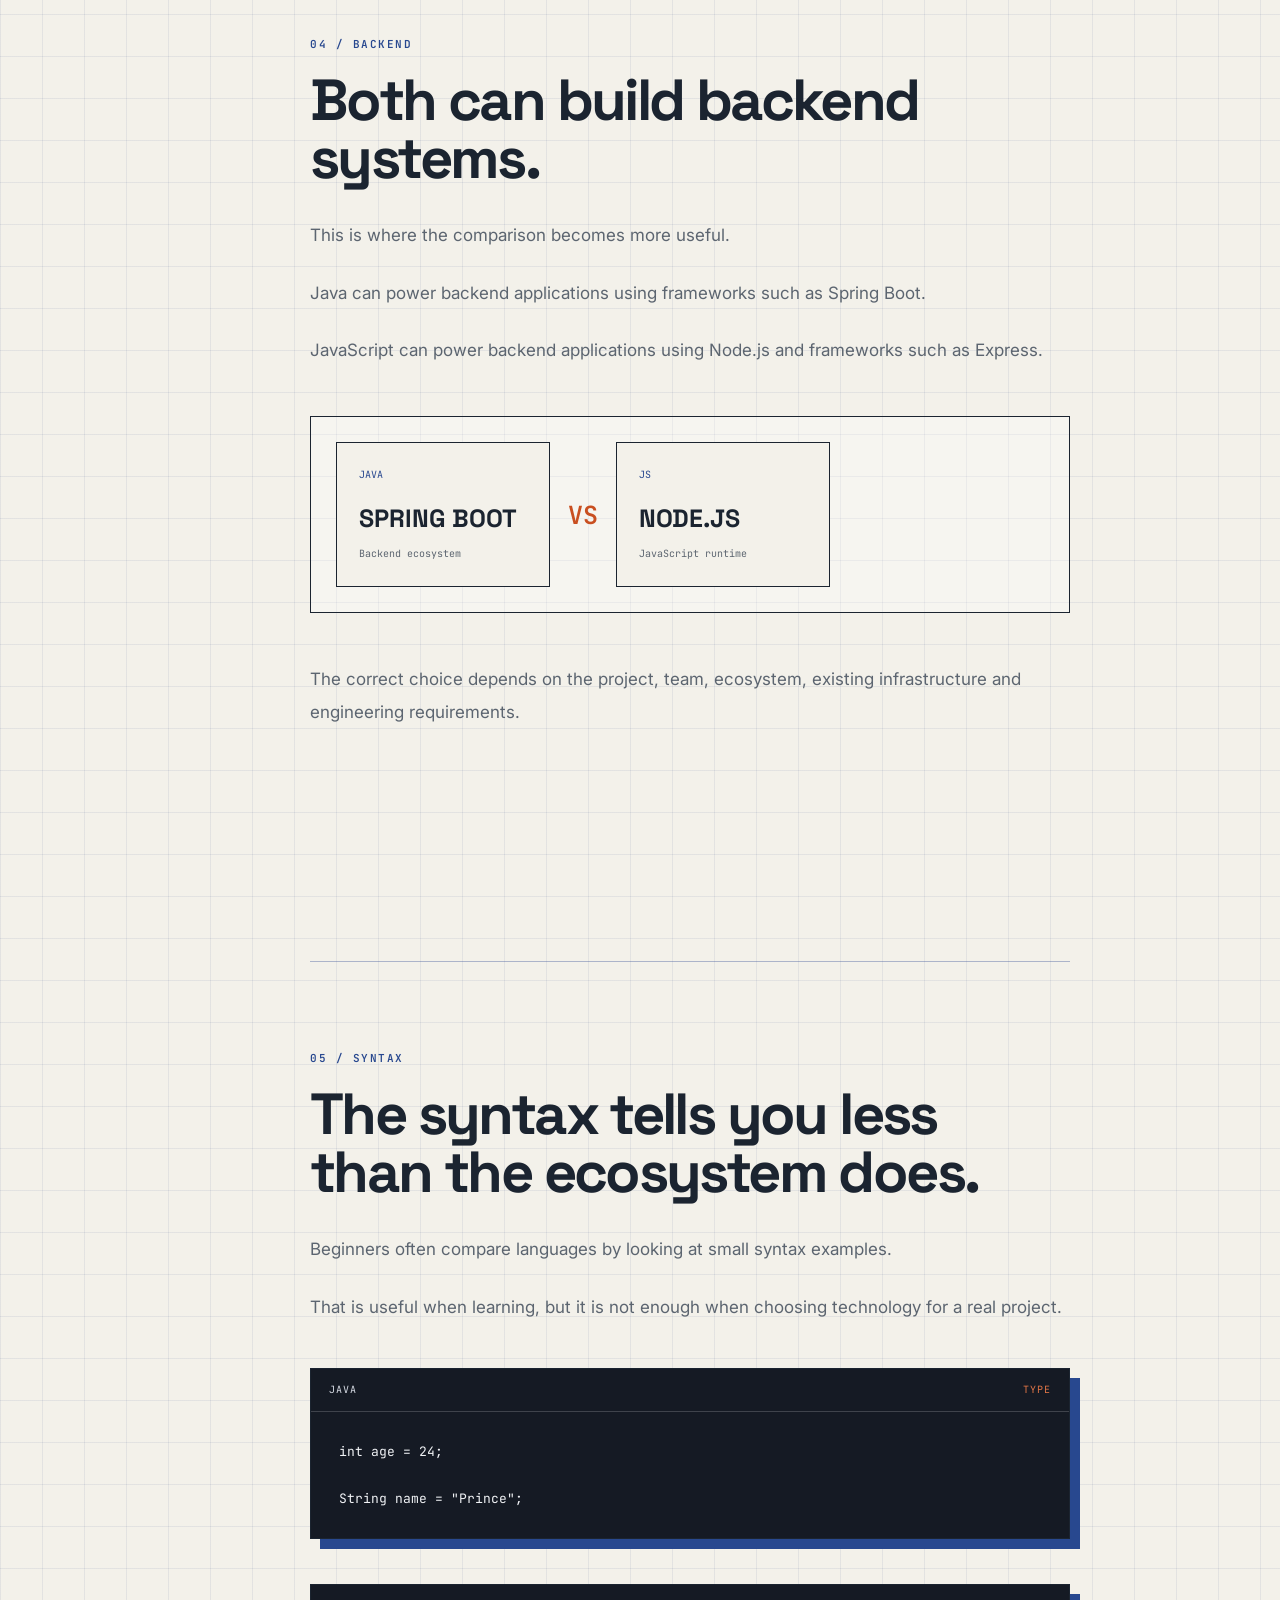
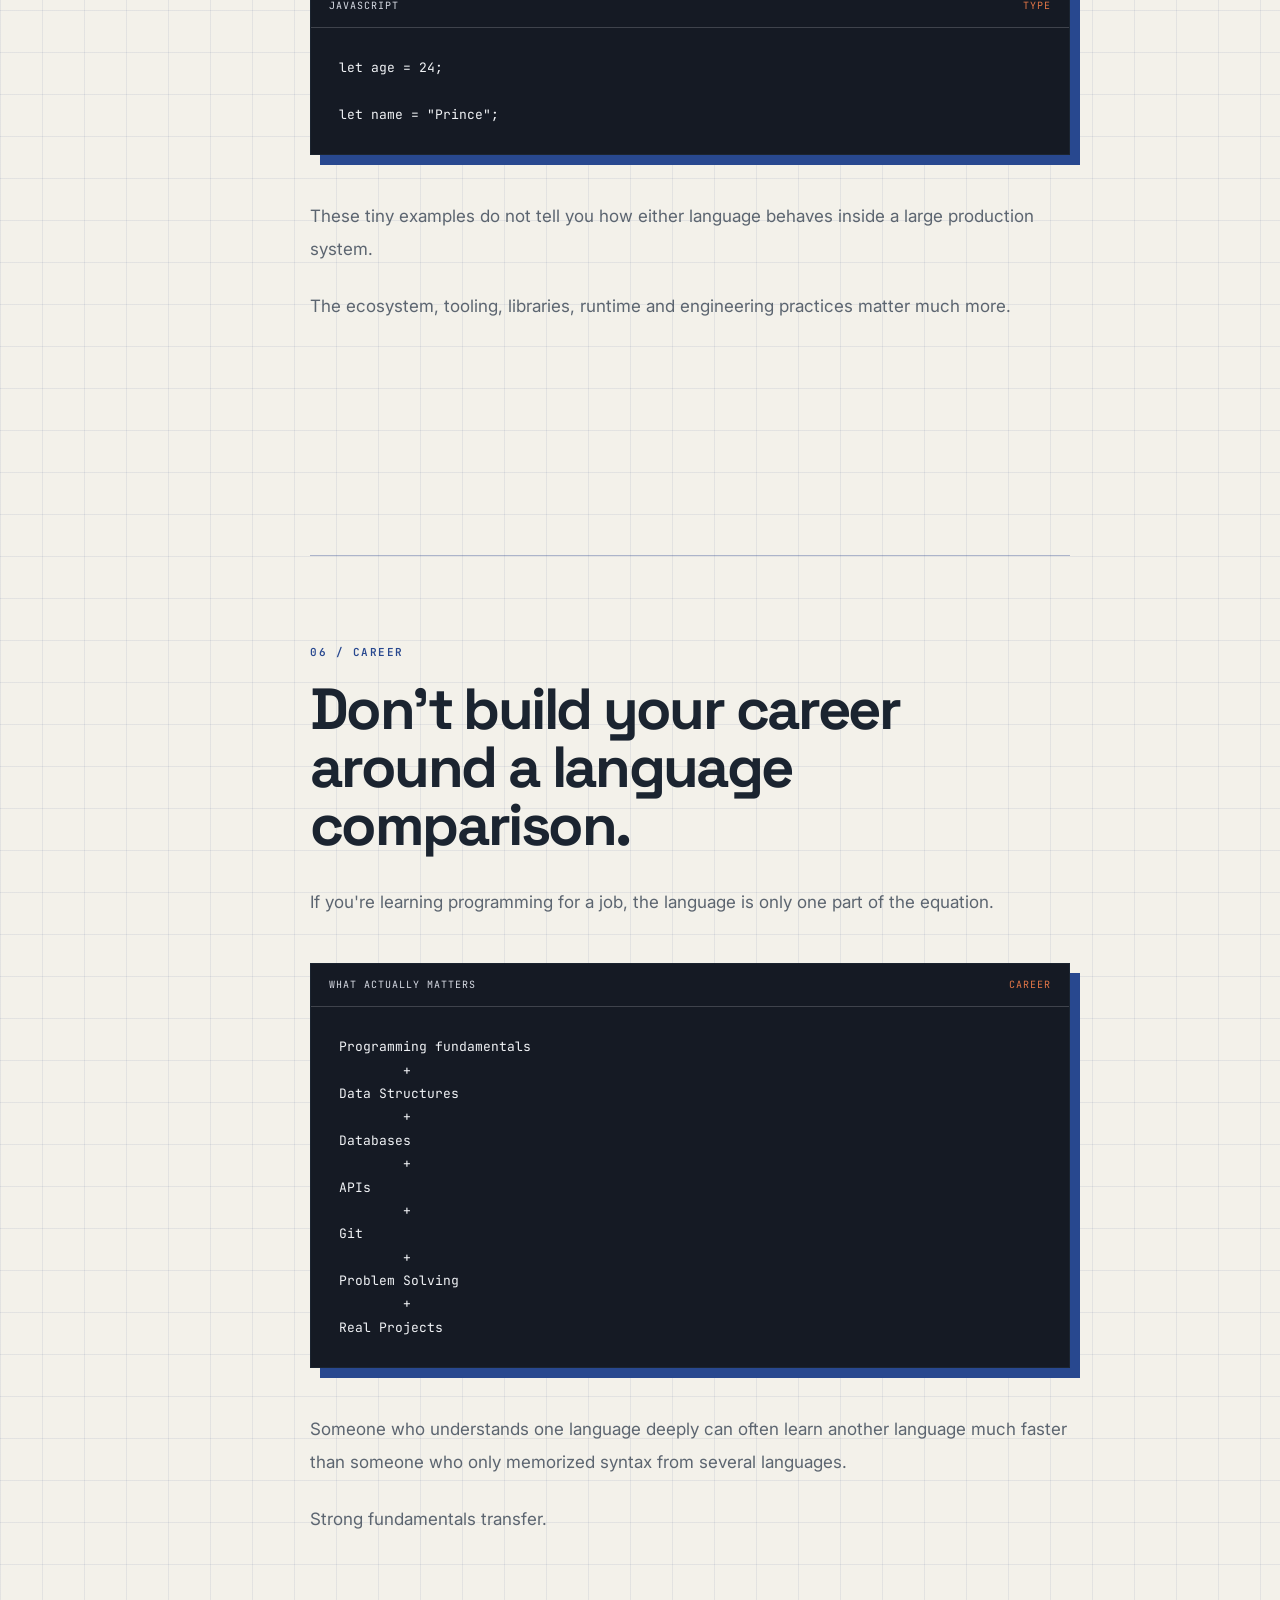
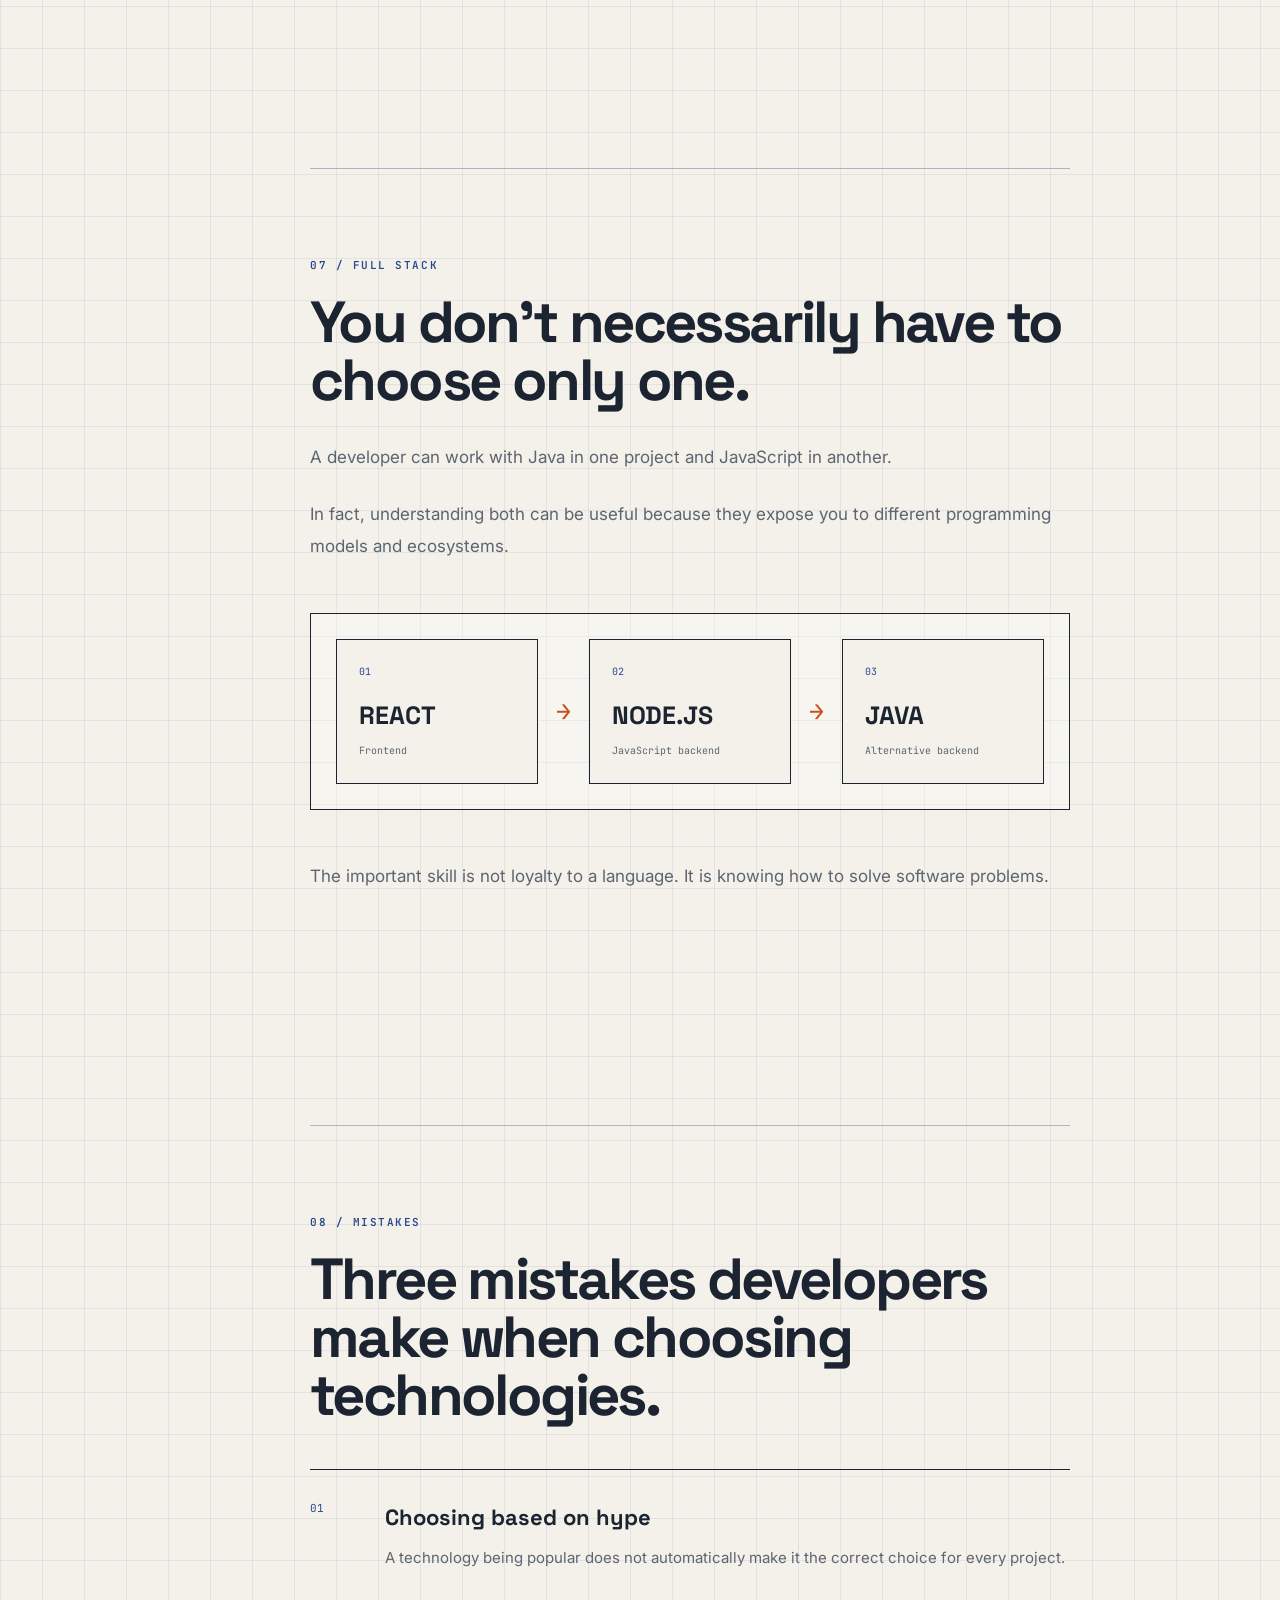
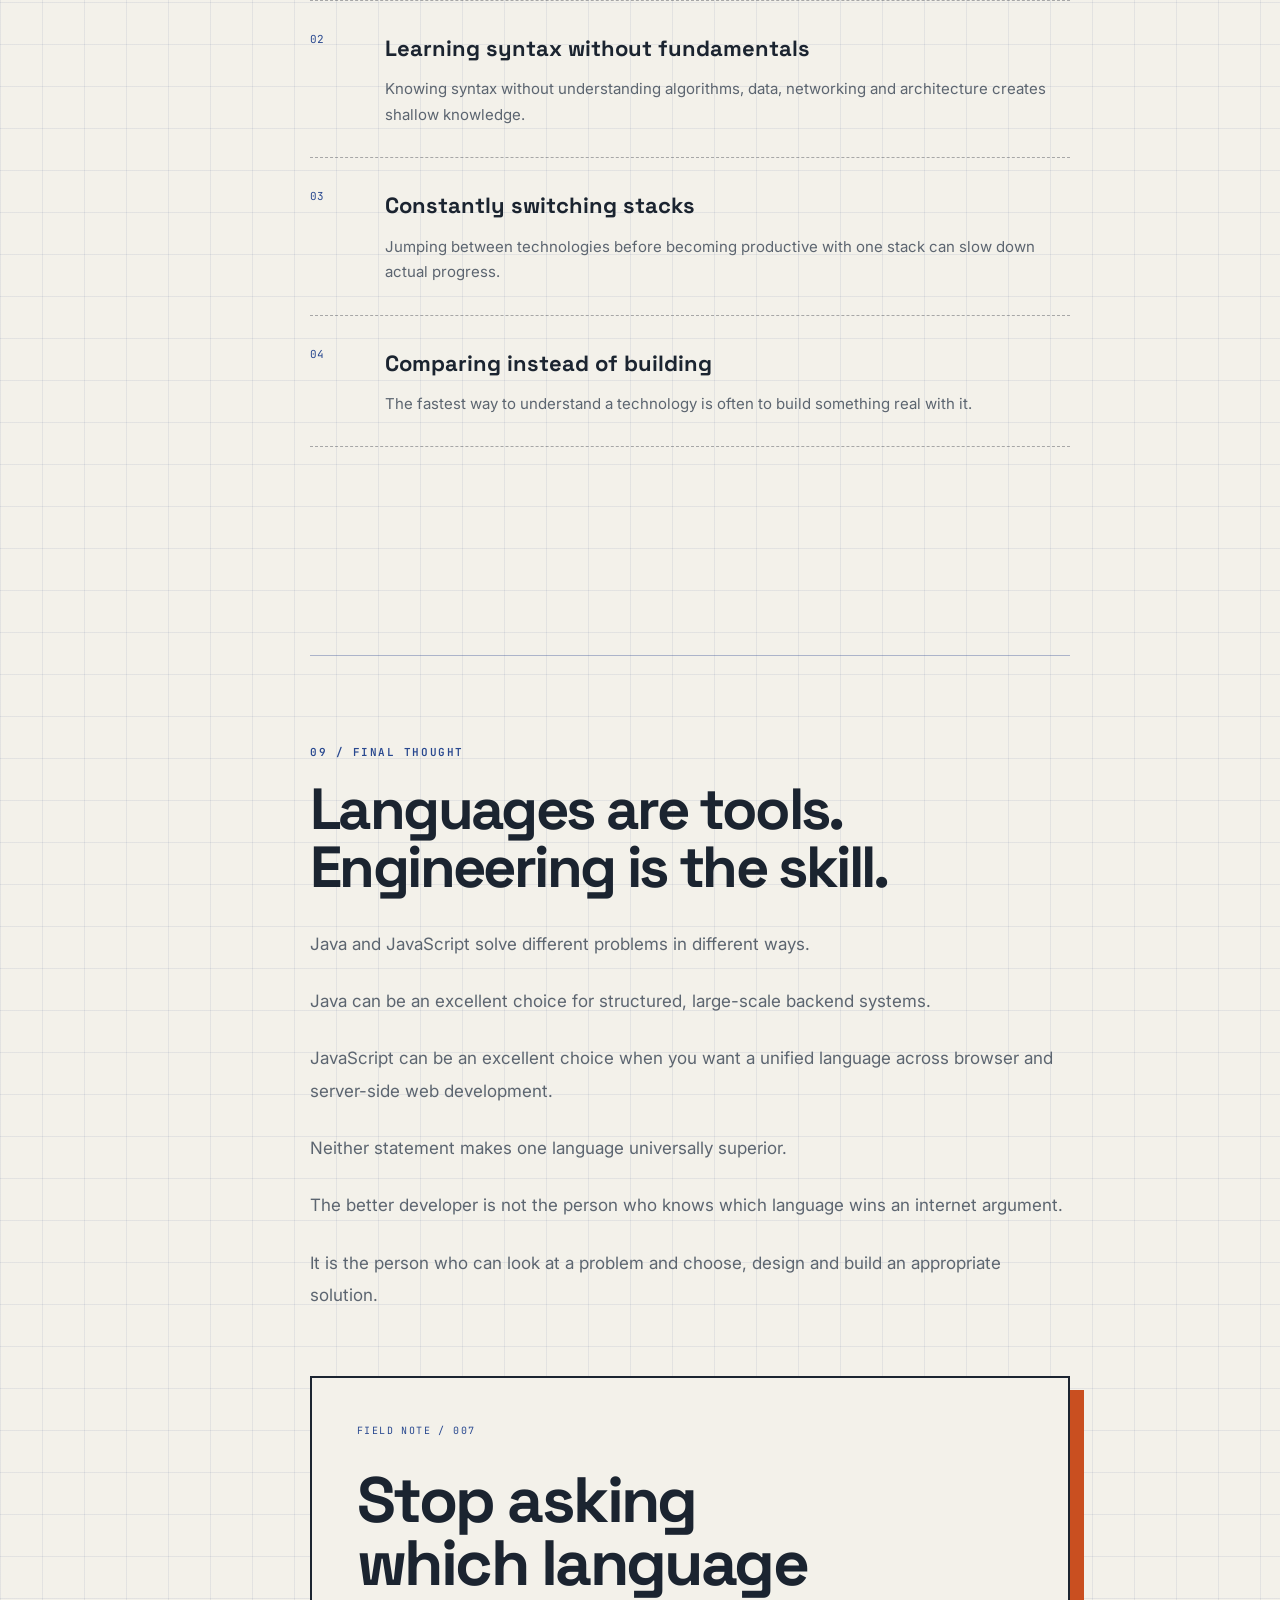
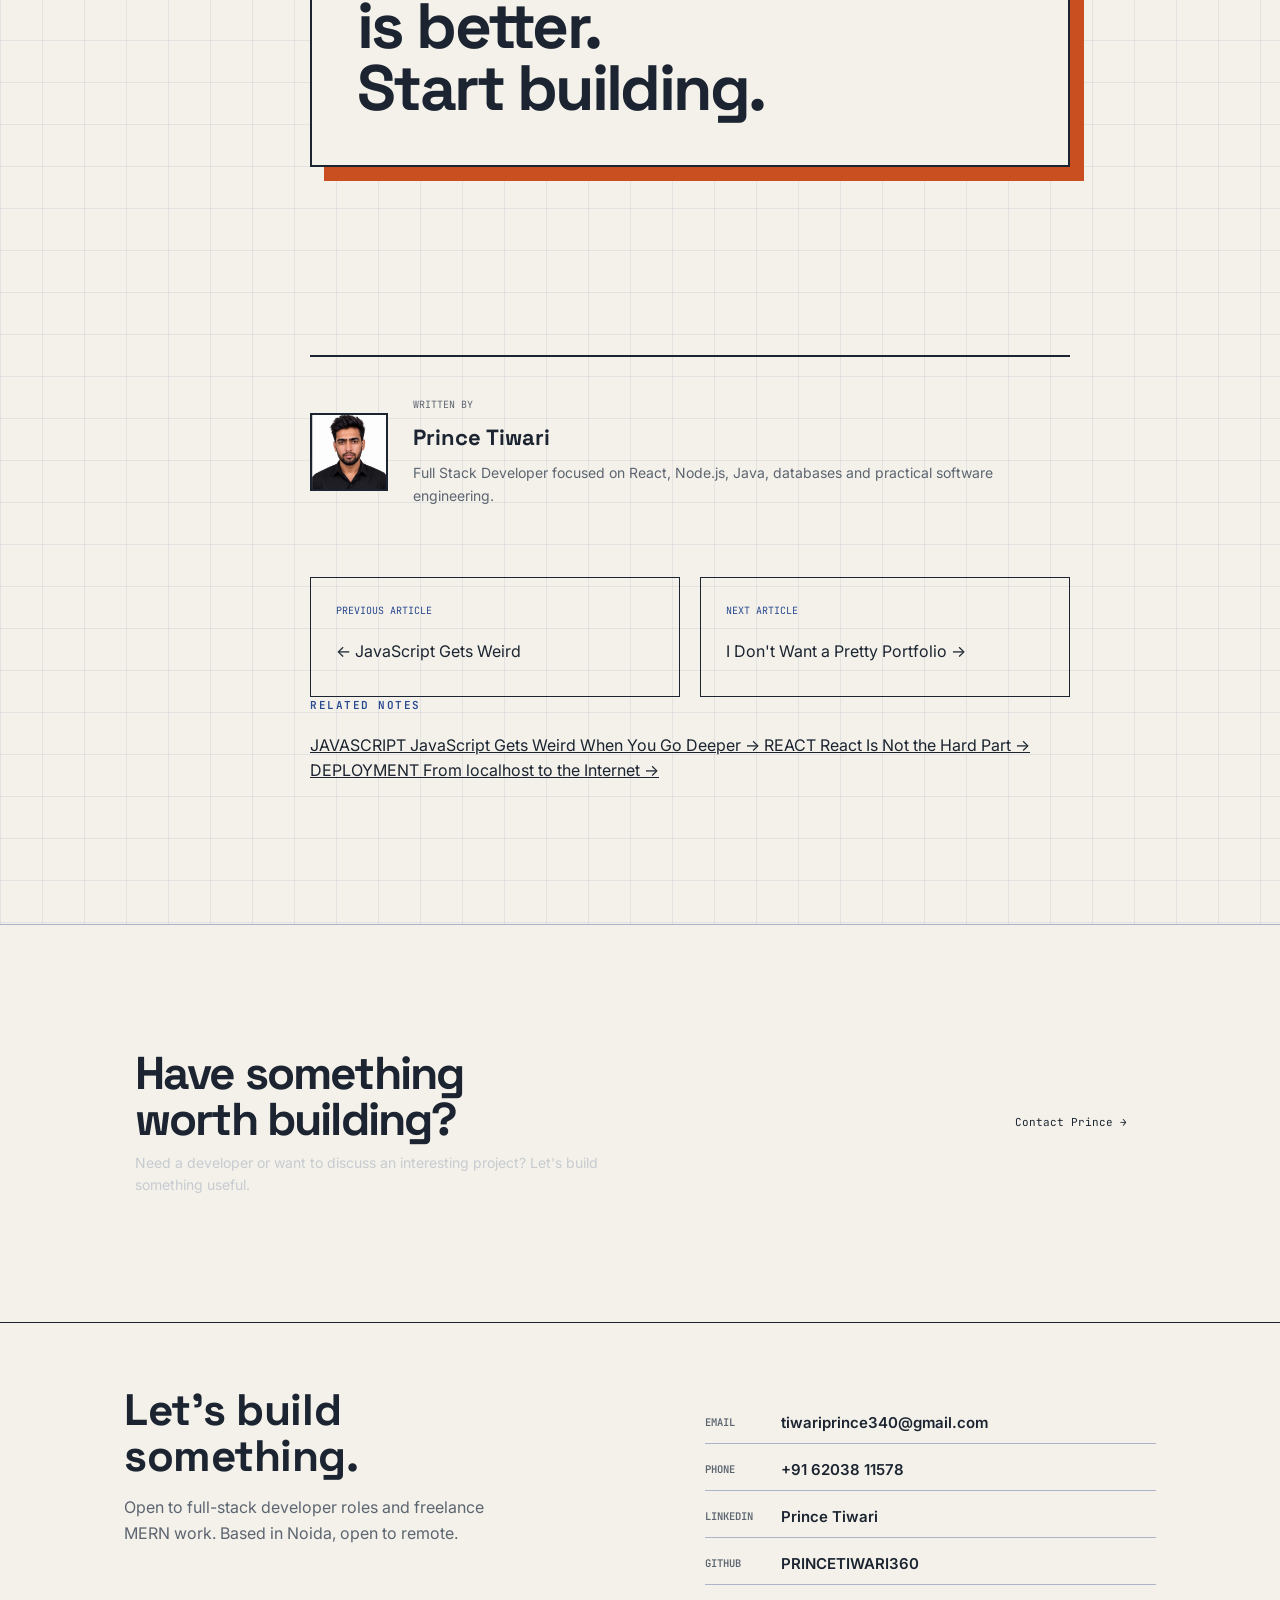
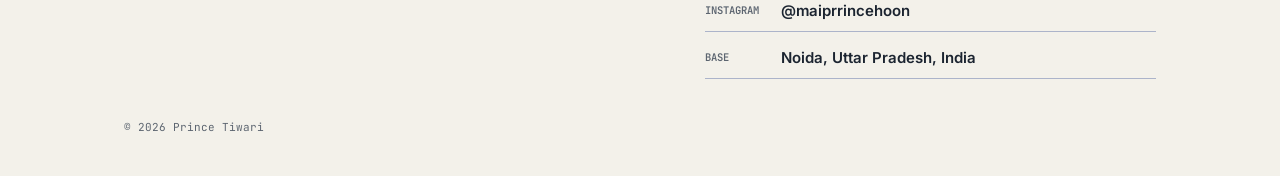
<file: blog-java.html>
<!DOCTYPE html>
<html lang="en">

<head>
  <meta charset="UTF-8">
  <meta name="viewport" content="width=device-width, initial-scale=1.0">

  <title>Java vs JavaScript: Stop Comparing Them | Prince Tiwari</title>

  <meta name="description" content="Java and JavaScript are different technologies with different strengths. Learn how to think about Java vs JavaScript from a practical development and career perspective.">

  <meta name="keywords" content="Java vs JavaScript, Java, JavaScript, Java Developer, JavaScript Developer, Backend Development, Full Stack Development, Spring Boot, Node.js, Programming Career, Prince Tiwari">

  <meta name="author" content="Prince Tiwari">
  <meta name="robots" content="index, follow, max-image-preview:large">
  <meta name="language" content="English">
  <meta name="theme-color" content="#F3F1EA">

  <link rel="canonical" href="https://princetiwari.in/blog-java.html">

  <meta property="og:type" content="article">
  <meta property="og:site_name" content="Prince Tiwari">
  <meta property="og:title" content="Java vs JavaScript: Stop Comparing Them">
  <meta property="og:description" content="Similar names. Completely different ecosystems. A practical look at Java and JavaScript from a developer perspective.">
  <meta property="og:url" content="https://princetiwari.in/blog-java.html">
  <meta property="og:image" content="https://princetiwari.in/profile.jpg">

  <meta name="twitter:card" content="summary_large_image">
  <meta name="twitter:title" content="Java vs JavaScript: Stop Comparing Them">
  <meta name="twitter:description" content="A practical developer-focused comparison of Java and JavaScript.">
  <meta name="twitter:image" content="https://princetiwari.in/profile.jpg">

  <link rel="preconnect" href="https://fonts.googleapis.com">
  <link rel="preconnect" href="https://fonts.gstatic.com" crossorigin>

  <link href="https://fonts.googleapis.com/css2?family=Space+Grotesk:wght@500;600;700&family=Inter:wght@400;500;600&family=JetBrains+Mono:wght@400;500;600&display=swap" rel="stylesheet">

  <link rel="stylesheet" href="css/style.css">
  <link rel="stylesheet" href="css/blog.css">
  <link rel="stylesheet" href="css/blogRead.css">

  <link rel="icon" type="image/png" href="Pfavicon.png">

  <script type="application/ld+json">
  {
    "@context": "https://schema.org",
    "@type": "TechArticle",
    "headline": "Java vs JavaScript: Stop Comparing Them",
    "description": "A practical comparison of Java and JavaScript covering their ecosystems, use cases, backend development and career considerations.",
    "image": "https://princetiwari.in/profile.jpg",
    "author": {
      "@type": "Person",
      "name": "Prince Tiwari",
      "url": "https://princetiwari.in/"
    },
    "publisher": {
      "@type": "Person",
      "name": "Prince Tiwari"
    },
    "datePublished": "2026-08-24",
    "dateModified": "2026-08-24",
    "articleSection": "Programming & Career",
    "wordCount": 1400,
    "mainEntityOfPage": {
      "@type": "WebPage",
      "@id": "https://princetiwari.in/blog-java.html"
    },
    "keywords": [
      "Java",
      "JavaScript",
      "Java vs JavaScript",
      "Backend Development",
      "Node.js",
      "Spring Boot",
      "Programming Career",
      "Full Stack Development"
    ]
  }
  </script>

  <script type="application/ld+json">
  {
    "@context": "https://schema.org",
    "@type": "BreadcrumbList",
    "itemListElement": [
      {
        "@type": "ListItem",
        "position": 1,
        "name": "Home",
        "item": "https://princetiwari.in/"
      },
      {
        "@type": "ListItem",
        "position": 2,
        "name": "Blog",
        "item": "https://princetiwari.in/blog.html"
      },
      {
        "@type": "ListItem",
        "position": 3,
        "name": "Java vs JavaScript: Stop Comparing Them",
        "item": "https://princetiwari.in/blog-java.html"
      }
    ]
  }
  </script>
</head>

<body class="article-page">

<header class="site">
  <div class="nav">

    <a class="brand" href="index.html">
      <span class="badge">
        <img src="Profile.webp" alt="Prince Tiwari">
      </span>
      PRINCE TIWARI
    </a>

    <button
      class="nav-toggle"
      id="navToggle"
      aria-label="Toggle navigation"
      aria-expanded="false"
    >
      <span></span>
      <span></span>
      <span></span>
    </button>

    <nav class="links" id="navLinks" aria-label="Primary navigation">
      <a href="about.html">About</a>
      <a href="stack.html">Stack</a>
      <a href="projects.html">Projects</a>
      <a href="education.html">Education</a>
      <a href="blog.html">Blog</a>
      <a href="contact.html">Contact</a>
    </nav>

  </div>
</header>


<main>

  <section class="article-hero">

    <div class="article-wrap">

      <a class="article-back" href="blog.html">
        ← Back to engineering journal
      </a>

      <div class="article-label">
        CASE FILE / 07 · JAVA
      </div>

      <h1>
        Java vs JavaScript:
        <span>Stop Comparing Them.</span>
      </h1>

      <p class="article-lead">
        Similar names. Completely different ecosystems. Instead of asking
        which one is better, understand what each language is designed to
        help you build.
      </p>

      <div class="article-meta">

        <div>
          <span>AUTHOR</span>
          <strong>Prince Tiwari</strong>
        </div>

        <div>
          <span>PUBLISHED</span>
          <strong>24 Aug 2026</strong>
        </div>

        <div>
          <span>READ TIME</span>
          <strong>6 min</strong>
        </div>

        <div>
          <span>FIELD</span>
          <strong>Programming & Career</strong>
        </div>

      </div>

    </div>

  </section>


  <section class="article-body-section">

    <div class="article-layout">

      <aside class="article-sidebar">

        <div class="article-index">

          <span class="article-index-title">
            ON THIS PAGE
          </span>

          <a href="#confusion">01 — The confusion</a>
          <a href="#java">02 — Java</a>
          <a href="#javascript">03 — JavaScript</a>
          <a href="#backend">04 — Backend</a>
          <a href="#syntax">05 — Syntax</a>
          <a href="#career">06 — Career</a>
          <a href="#fullstack">07 — Full stack</a>
          <a href="#mistakes">08 — Mistakes</a>
          <a href="#final">09 — Final thought</a>

        </div>

      </aside>


      <article class="article-content">

        <p class="article-opening">
          Java and JavaScript have one thing in common:
          their names confuse beginners.
        </p>

        <p>
          That's about where the similarity becomes misleading.
        </p>

        <p>
          Java is a general-purpose programming language with a large
          ecosystem around enterprise software, backend systems,
          Android history and many other applications.
        </p>

        <p>
          JavaScript is the language of the web browser and has grown into
          a full-stack ecosystem through environments such as Node.js.
        </p>

        <p>
          Neither language is simply a better version of the other.
        </p>


        <div class="article-note">

          <span class="note-label">
            FIELD NOTE 007
          </span>

          <p>
            Don't choose a programming language because someone called it
            “better”. Choose it because it fits the problem you are solving.
          </p>

        </div>


        <section id="confusion" class="article-section">

          <span class="article-section-number">
            01 / THE CONFUSION
          </span>

          <h2>
            The names are similar. The languages aren't.
          </h2>

          <p>
            JavaScript was not created as a smaller version of Java.
            The two languages evolved independently and serve different
            ecosystems.
          </p>

          <div class="code-block">

            <div class="code-head">
              <span>THE WRONG QUESTION</span>
              <span>COMPARISON</span>
            </div>

            <pre><code>Which is better?

Java
      vs
JavaScript</code></pre>

          </div>

          <p>
            A better question is:
          </p>

          <div class="article-highlight">

            <span>
              THE BETTER QUESTION
            </span>

            <strong>
              Which tool makes more sense for this particular system?
            </strong>

          </div>

        </section>


        <section id="java" class="article-section">

          <span class="article-section-number">
            02 / JAVA
          </span>

          <h2>
            Java feels deliberate.
          </h2>

          <p>
            Java is strongly typed and commonly used to build large
            applications where structure, maintainability and predictable
            behavior matter.
          </p>

          <p>
            A basic Java program might look like this:
          </p>

          <div class="code-block">

            <div class="code-head">
              <span>JAVA</span>
              <span>BASIC</span>
            </div>

            <pre><code>public class Main {

    public static void main(String[] args) {

        System.out.println("Hello World");

    }

}</code></pre>

          </div>

          <p>
            The language encourages explicit types and object-oriented
            programming patterns that are common in large codebases.
          </p>

          <p>
            Java's ecosystem also includes technologies such as Spring and
            Spring Boot, which are widely used for backend application
            development.
          </p>

        </section>


        <section id="javascript" class="article-section">

          <span class="article-section-number">
            03 / JAVASCRIPT
          </span>

          <h2>
            JavaScript feels flexible.
          </h2>

          <p>
            JavaScript began as a browser scripting language and eventually
            became one of the central technologies of modern web development.
          </p>

          <div class="code-block">

            <div class="code-head">
              <span>JAVASCRIPT</span>
              <span>BASIC</span>
            </div>

            <pre><code>function greet(name) {

    console.log(`Hello ${name}`);

}

greet("Prince");</code></pre>

          </div>

          <p>
            JavaScript can run in browsers and, through runtimes such as
            Node.js, on servers as well.
          </p>

          <p>
            That creates an interesting possibility:
            the same language can be used across large parts of a web
            application's stack.
          </p>

        </section>


        <section id="backend" class="article-section">

          <span class="article-section-number">
            04 / BACKEND
          </span>

          <h2>
            Both can build backend systems.
          </h2>

          <p>
            This is where the comparison becomes more useful.
          </p>

          <p>
            Java can power backend applications using frameworks such as
            Spring Boot.
          </p>

          <p>
            JavaScript can power backend applications using Node.js and
            frameworks such as Express.
          </p>

          <div class="architecture-diagram">

            <div>
              <span>JAVA</span>
              <strong>SPRING BOOT</strong>
              <small>Backend ecosystem</small>
            </div>

            <div class="architecture-arrow">
              VS
            </div>

            <div>
              <span>JS</span>
              <strong>NODE.JS</strong>
              <small>JavaScript runtime</small>
            </div>

          </div>

          <p>
            The correct choice depends on the project, team, ecosystem,
            existing infrastructure and engineering requirements.
          </p>

        </section>


        <section id="syntax" class="article-section">

          <span class="article-section-number">
            05 / SYNTAX
          </span>

          <h2>
            The syntax tells you less than the ecosystem does.
          </h2>

          <p>
            Beginners often compare languages by looking at small syntax
            examples.
          </p>

          <p>
            That is useful when learning, but it is not enough when choosing
            technology for a real project.
          </p>

          <div class="code-block">

            <div class="code-head">
              <span>JAVA</span>
              <span>TYPE</span>
            </div>

            <pre><code>int age = 24;

String name = "Prince";</code></pre>

          </div>

          <div class="code-block">

            <div class="code-head">
              <span>JAVASCRIPT</span>
              <span>TYPE</span>
            </div>

            <pre><code>let age = 24;

let name = "Prince";</code></pre>

          </div>

          <p>
            These tiny examples do not tell you how either language behaves
            inside a large production system.
          </p>

          <p>
            The ecosystem, tooling, libraries, runtime and engineering
            practices matter much more.
          </p>

        </section>


        <section id="career" class="article-section">

          <span class="article-section-number">
            06 / CAREER
          </span>

          <h2>
            Don't build your career around a language comparison.
          </h2>

          <p>
            If you're learning programming for a job, the language is only
            one part of the equation.
          </p>

          <div class="code-block">

            <div class="code-head">
              <span>WHAT ACTUALLY MATTERS</span>
              <span>CAREER</span>
            </div>

            <pre><code>Programming fundamentals
        +
Data Structures
        +
Databases
        +
APIs
        +
Git
        +
Problem Solving
        +
Real Projects</code></pre>

          </div>

          <p>
            Someone who understands one language deeply can often learn
            another language much faster than someone who only memorized
            syntax from several languages.
          </p>

          <p>
            Strong fundamentals transfer.
          </p>

        </section>


        <section id="fullstack" class="article-section">

          <span class="article-section-number">
            07 / FULL STACK
          </span>

          <h2>
            You don't necessarily have to choose only one.
          </h2>

          <p>
            A developer can work with Java in one project and JavaScript
            in another.
          </p>

          <p>
            In fact, understanding both can be useful because they expose
            you to different programming models and ecosystems.
          </p>

          <div class="architecture-diagram">

            <div>
              <span>01</span>
              <strong>REACT</strong>
              <small>Frontend</small>
            </div>

            <div class="architecture-arrow">
              →
            </div>

            <div>
              <span>02</span>
              <strong>NODE.JS</strong>
              <small>JavaScript backend</small>
            </div>

            <div class="architecture-arrow">
              →
            </div>

            <div>
              <span>03</span>
              <strong>JAVA</strong>
              <small>Alternative backend</small>
            </div>

          </div>

          <p>
            The important skill is not loyalty to a language.
            It is knowing how to solve software problems.
          </p>

        </section>


        <section id="mistakes" class="article-section">

          <span class="article-section-number">
            08 / MISTAKES
          </span>

          <h2>
            Three mistakes developers make when choosing technologies.
          </h2>

          <div class="mistake-list">

            <div>
              <span>01</span>

              <strong>
                Choosing based on hype
              </strong>

              <p>
                A technology being popular does not automatically make it
                the correct choice for every project.
              </p>
            </div>

            <div>
              <span>02</span>

              <strong>
                Learning syntax without fundamentals
              </strong>

              <p>
                Knowing syntax without understanding algorithms, data,
                networking and architecture creates shallow knowledge.
              </p>
            </div>

            <div>
              <span>03</span>

              <strong>
                Constantly switching stacks
              </strong>

              <p>
                Jumping between technologies before becoming productive
                with one stack can slow down actual progress.
              </p>
            </div>

            <div>
              <span>04</span>

              <strong>
                Comparing instead of building
              </strong>

              <p>
                The fastest way to understand a technology is often to build
                something real with it.
              </p>
            </div>

          </div>

        </section>


        <section id="final" class="article-section">

          <span class="article-section-number">
            09 / FINAL THOUGHT
          </span>

          <h2>
            Languages are tools. Engineering is the skill.
          </h2>

          <p>
            Java and JavaScript solve different problems in different ways.
          </p>

          <p>
            Java can be an excellent choice for structured, large-scale
            backend systems.
          </p>

          <p>
            JavaScript can be an excellent choice when you want a unified
            language across browser and server-side web development.
          </p>

          <p>
            Neither statement makes one language universally superior.
          </p>

          <p>
            The better developer is not the person who knows which language
            wins an internet argument.
          </p>

          <p>
            It is the person who can look at a problem and choose,
            design and build an appropriate solution.
          </p>

          <div class="final-statement">

            <span>
              FIELD NOTE / 007
            </span>

            <strong>
              Stop asking<br>
              which language<br>
              is better.<br>
              Start building.
            </strong>

          </div>

        </section>


        <div class="article-author">

          <div class="author-avatar">
            <img src="Profile.webp" alt="Prince Tiwari">
          </div>

          <div>

            <span>
              WRITTEN BY
            </span>

            <strong>
              Prince Tiwari
            </strong>

            <p>
              Full Stack Developer focused on React, Node.js, Java,
              databases and practical software engineering.
            </p>

          </div>

        </div>


        <div class="article-navigation">

          <a href="blog-javascript.html">

            <span>
              PREVIOUS ARTICLE
            </span>

            ← JavaScript Gets Weird

          </a>

          <a href="blog-portfolio.html">

            <span>
              NEXT ARTICLE
            </span>

            I Don't Want a Pretty Portfolio →

          </a>

        </div>

        <div class="related-articles">

          <div class="article-section-number">
            RELATED NOTES
          </div>

          <div class="related-articles-grid">

            <a href="blog-javascript.html">
              <span>JAVASCRIPT</span>
              JavaScript Gets Weird When You Go Deeper →
            </a>

            <a href="blog-react.html">
              <span>REACT</span>
              React Is Not the Hard Part →
            </a>

            <a href="blog-deployment.html">
              <span>DEPLOYMENT</span>
              From localhost to the Internet →
            </a>

          </div>

        </div>

      </article>

    </div>

  </section>


  <section class="blog-section">

    <div class="blog-wrap">

      <div class="blog-cta blog-reveal">

        <div>

          <h2>
            Have something<br>
            worth building?
          </h2>

          <p>
            Need a developer or want to discuss an interesting project?
            Let's build something useful.
          </p>

        </div>

        <a class="blog-btn" href="contact.html">
          Contact Prince →
        </a>

      </div>

    </div>

  </section>

</main>


<footer>

  <div class="wrap">

    <div class="contact-grid">

      <div>

        <h2>
          Let's build
          <br>
          something.
        </h2>

        <p style="color:var(--ink-dim); margin-top:16px; max-width:40ch;">
          Open to full-stack developer roles and freelance MERN work.
          Based in Noida, open to remote.
        </p>

      </div>

      <div class="contact-list">

        <a href="mailto:tiwariprince340@gmail.com">
          <span class="k">Email</span>
          tiwariprince340@gmail.com
        </a>

        <a href="tel:+916203811578">
          <span class="k">Phone</span>
          +91 62038 11578
        </a>

        <a
          href="https://linkedin.com/in/princetiwariprincetiwari/"
          target="_blank"
          rel="noopener noreferrer"
        >
          <span class="k">LinkedIn</span>
          Prince Tiwari
        </a>

        <a
          href="https://github.com/PRINCETIWARI360"
          target="_blank"
          rel="noopener noreferrer"
        >
          <span class="k">GitHub</span>
          PRINCETIWARI360
        </a>

        <a
          href="https://instagram.com/maiprrincehoon"
          target="_blank"
          rel="noopener noreferrer"
        >
          <span class="k">Instagram</span>
          @maiprrincehoon
        </a>

        <a href="index.html">
          <span class="k">Base</span>
          Noida, Uttar Pradesh, India
        </a>

      </div>

    </div>

    <div class="fine">
      <span>
        © <span id="year"></span> Prince Tiwari
      </span>
    </div>

  </div>

</footer>

  <script>
document.addEventListener('contextmenu', function (e) {
  e.preventDefault();
});

document.addEventListener('keydown', function (e) {
  if (
    e.key === 'F12' ||
    (e.ctrlKey && e.shiftKey && ['I', 'J', 'C'].includes(e.key.toUpperCase())) ||
    (e.metaKey && e.altKey && ['I', 'J', 'C'].includes(e.key.toUpperCase())) ||
    (e.ctrlKey && e.key.toUpperCase() === 'U') ||
    (e.metaKey && e.key.toUpperCase() === 'U')
  ) {
    e.preventDefault();
  }
});
</script>


<script src="js/main.js"></script>
<script src="js/blog.js"></script>
<script src="js/blogRead.js"></script>

</body>
</html>
</file>
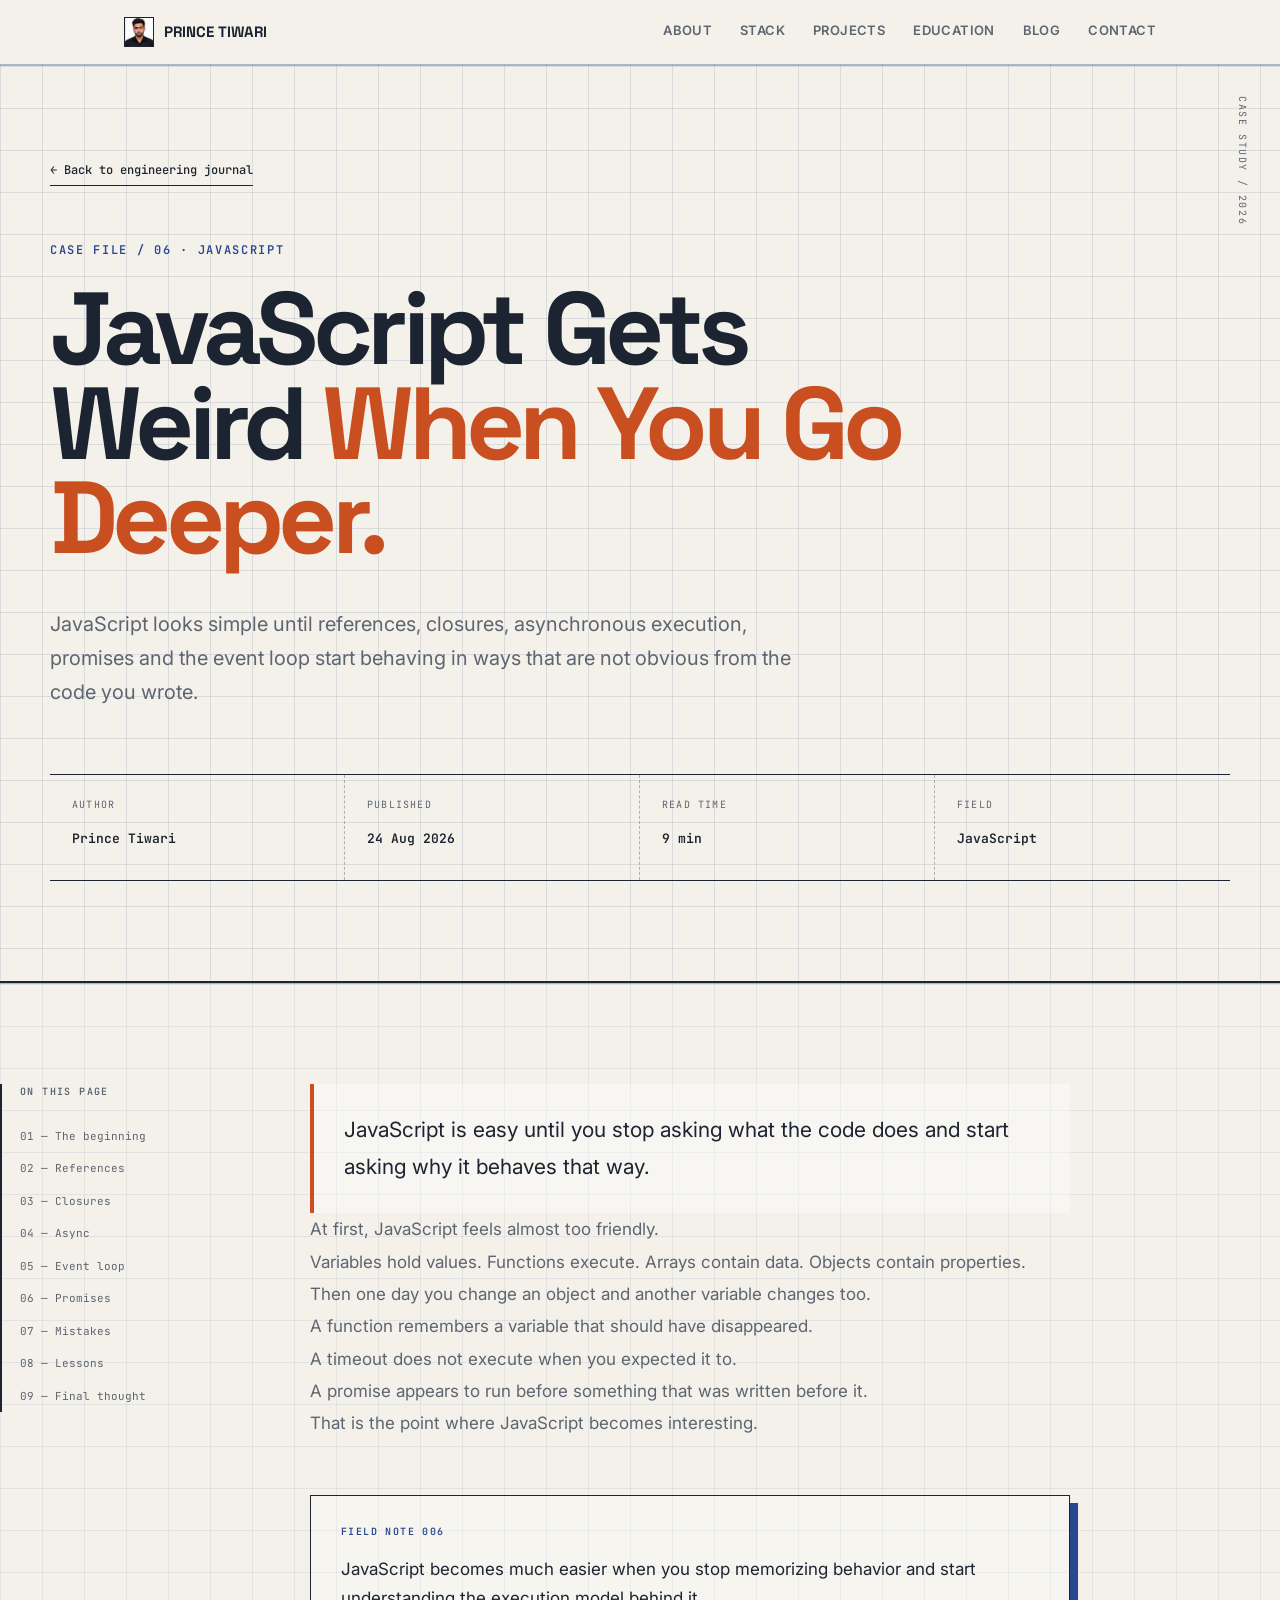
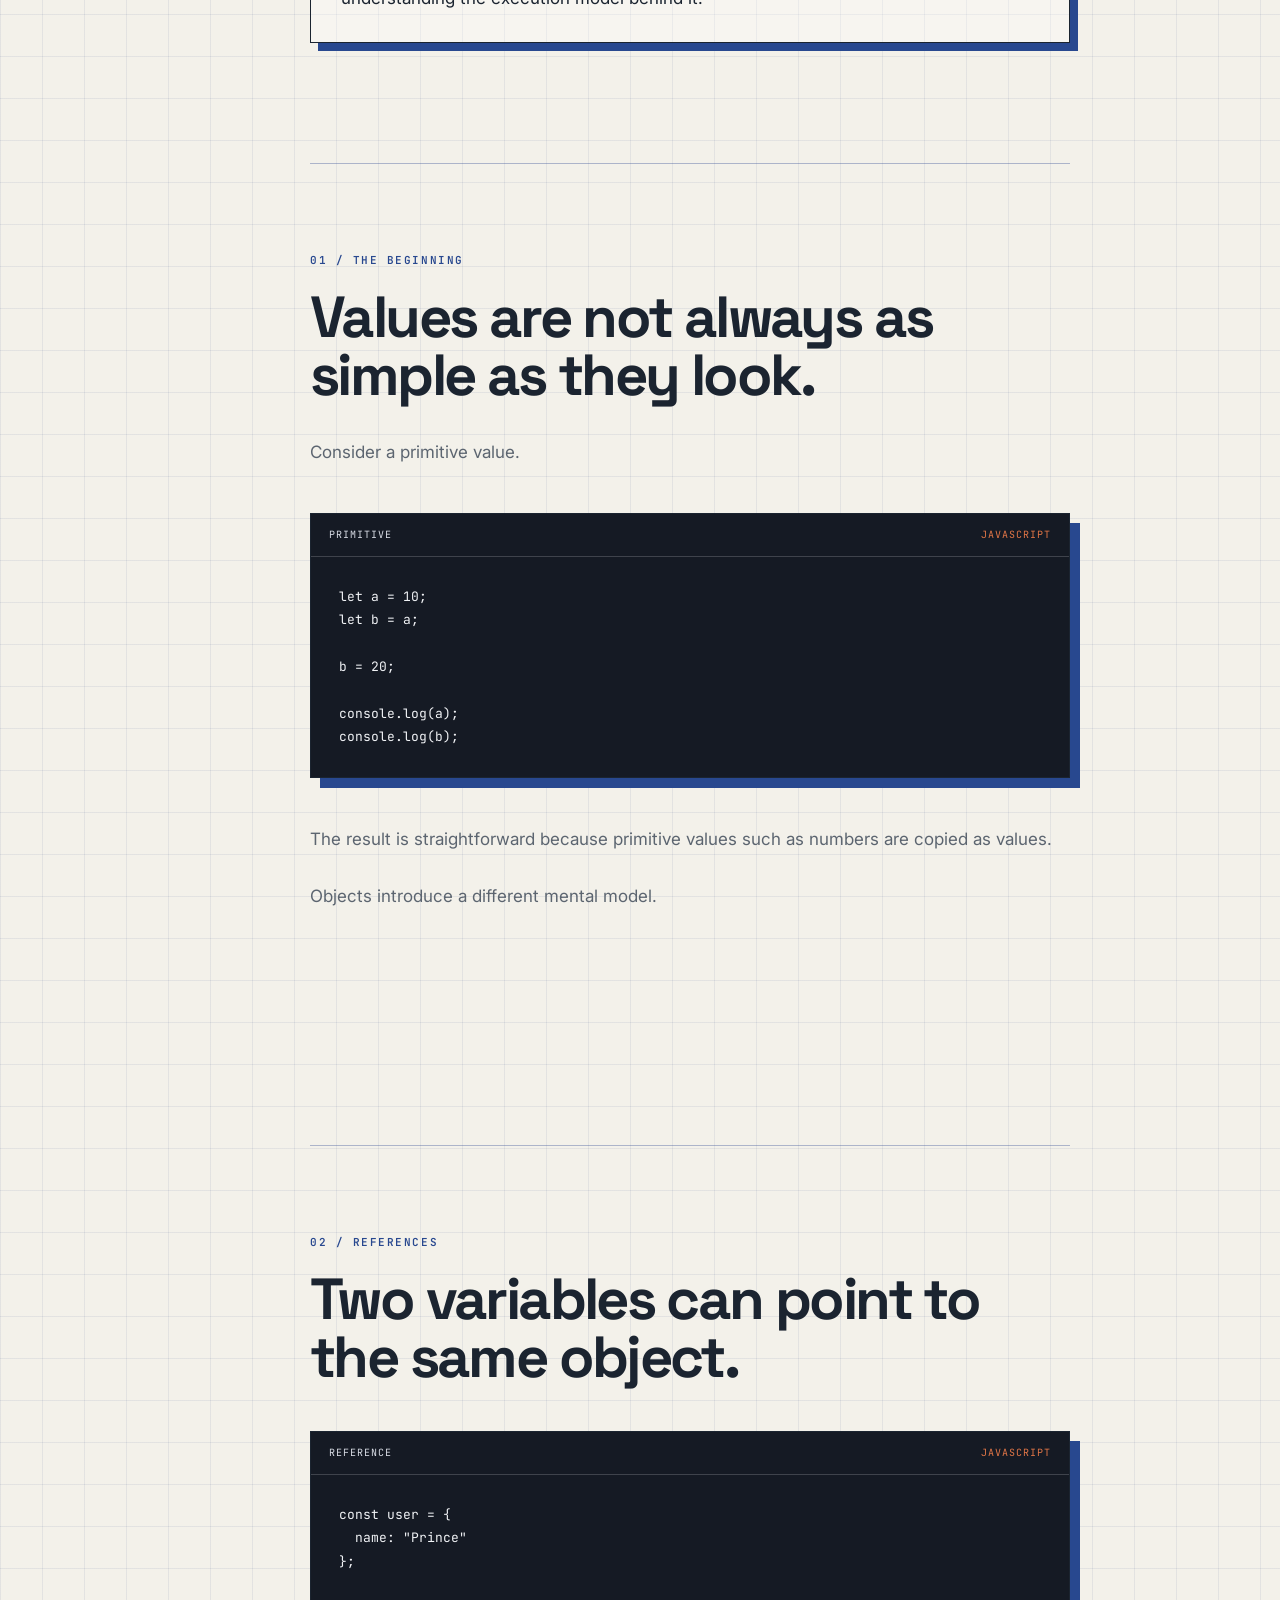
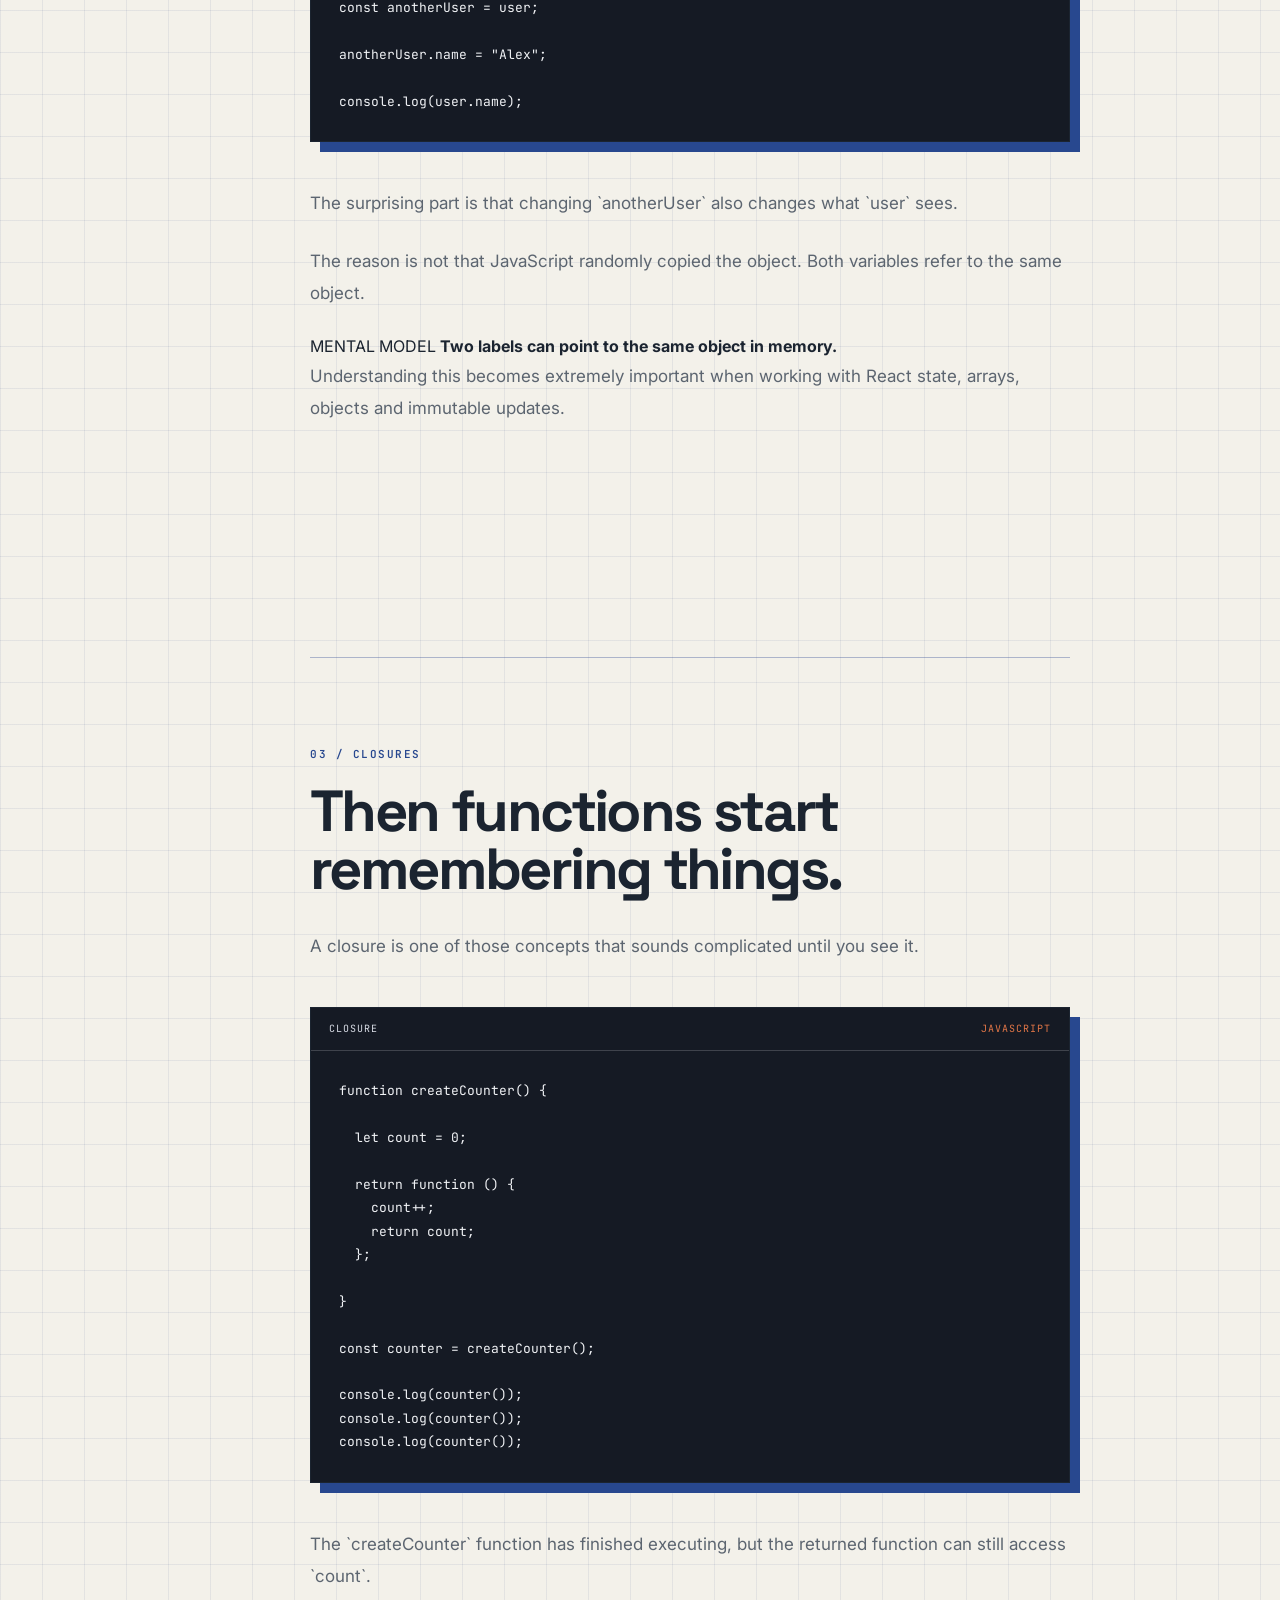
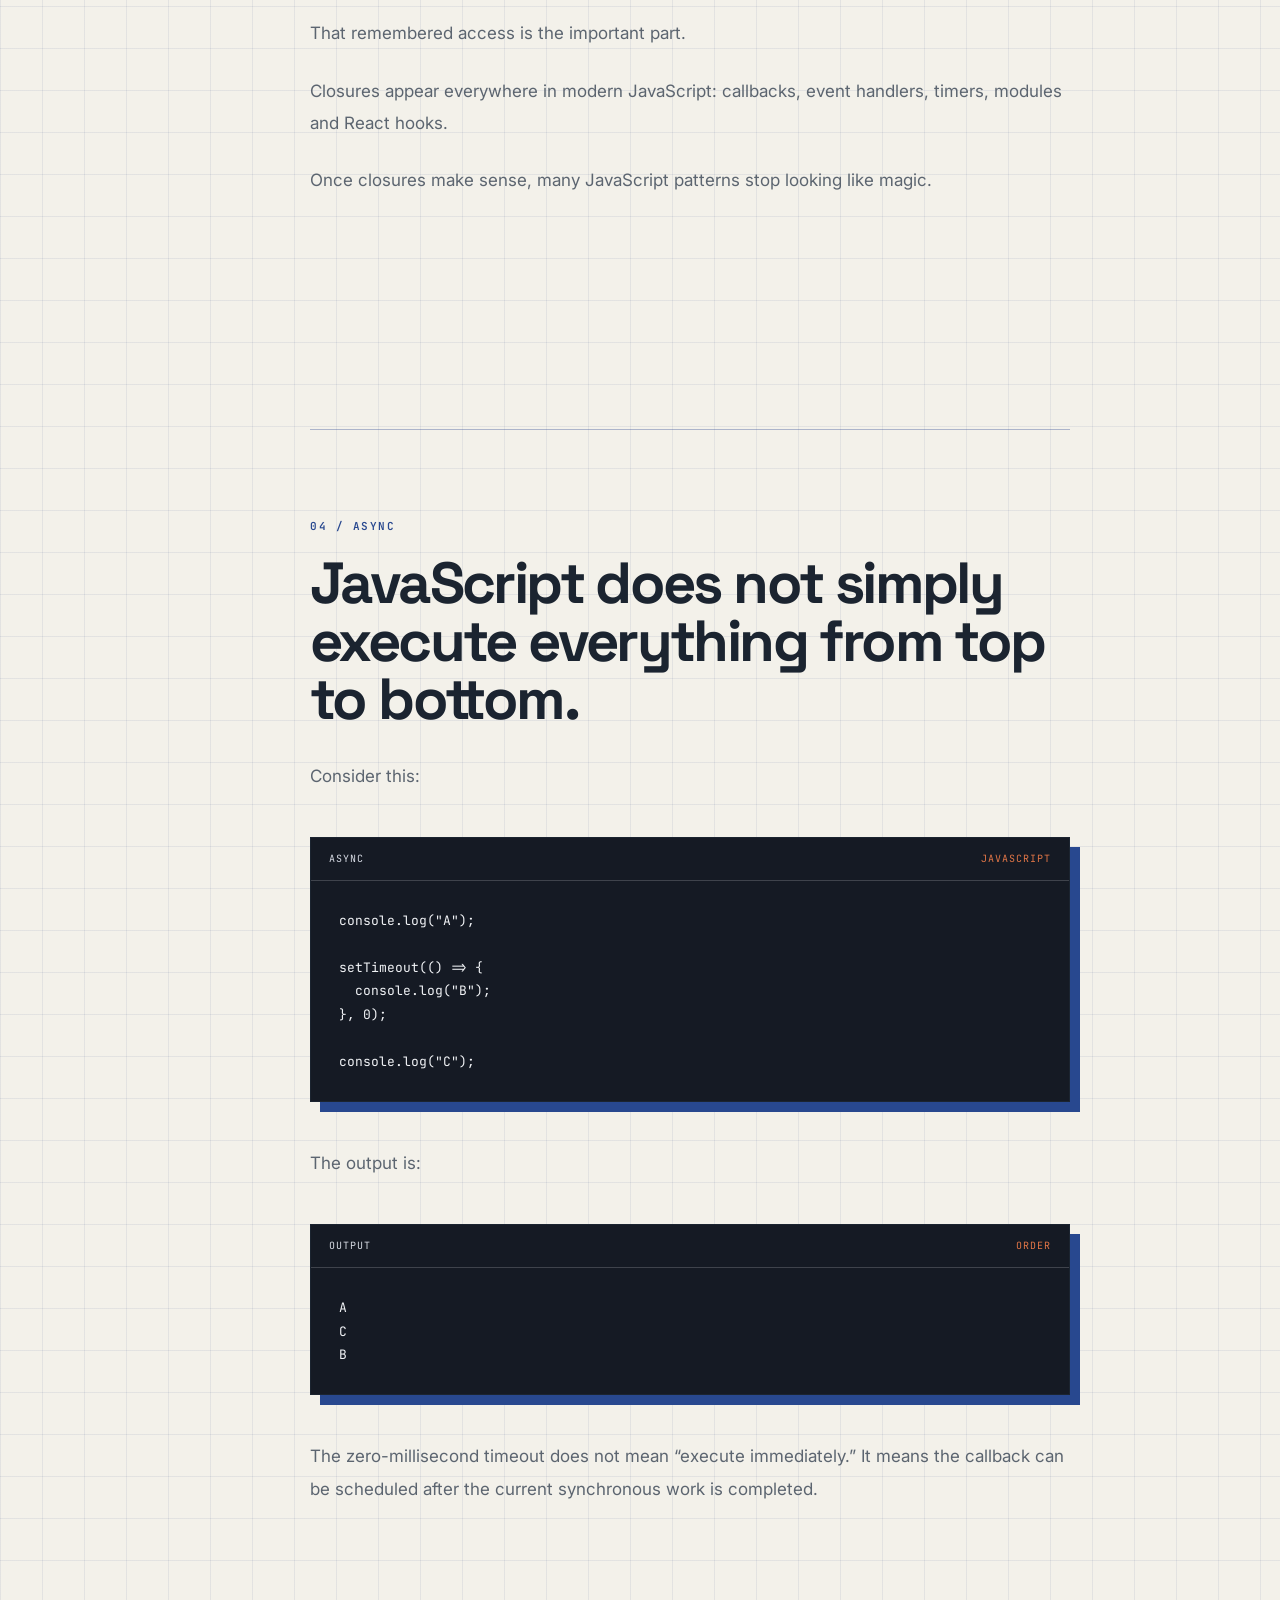
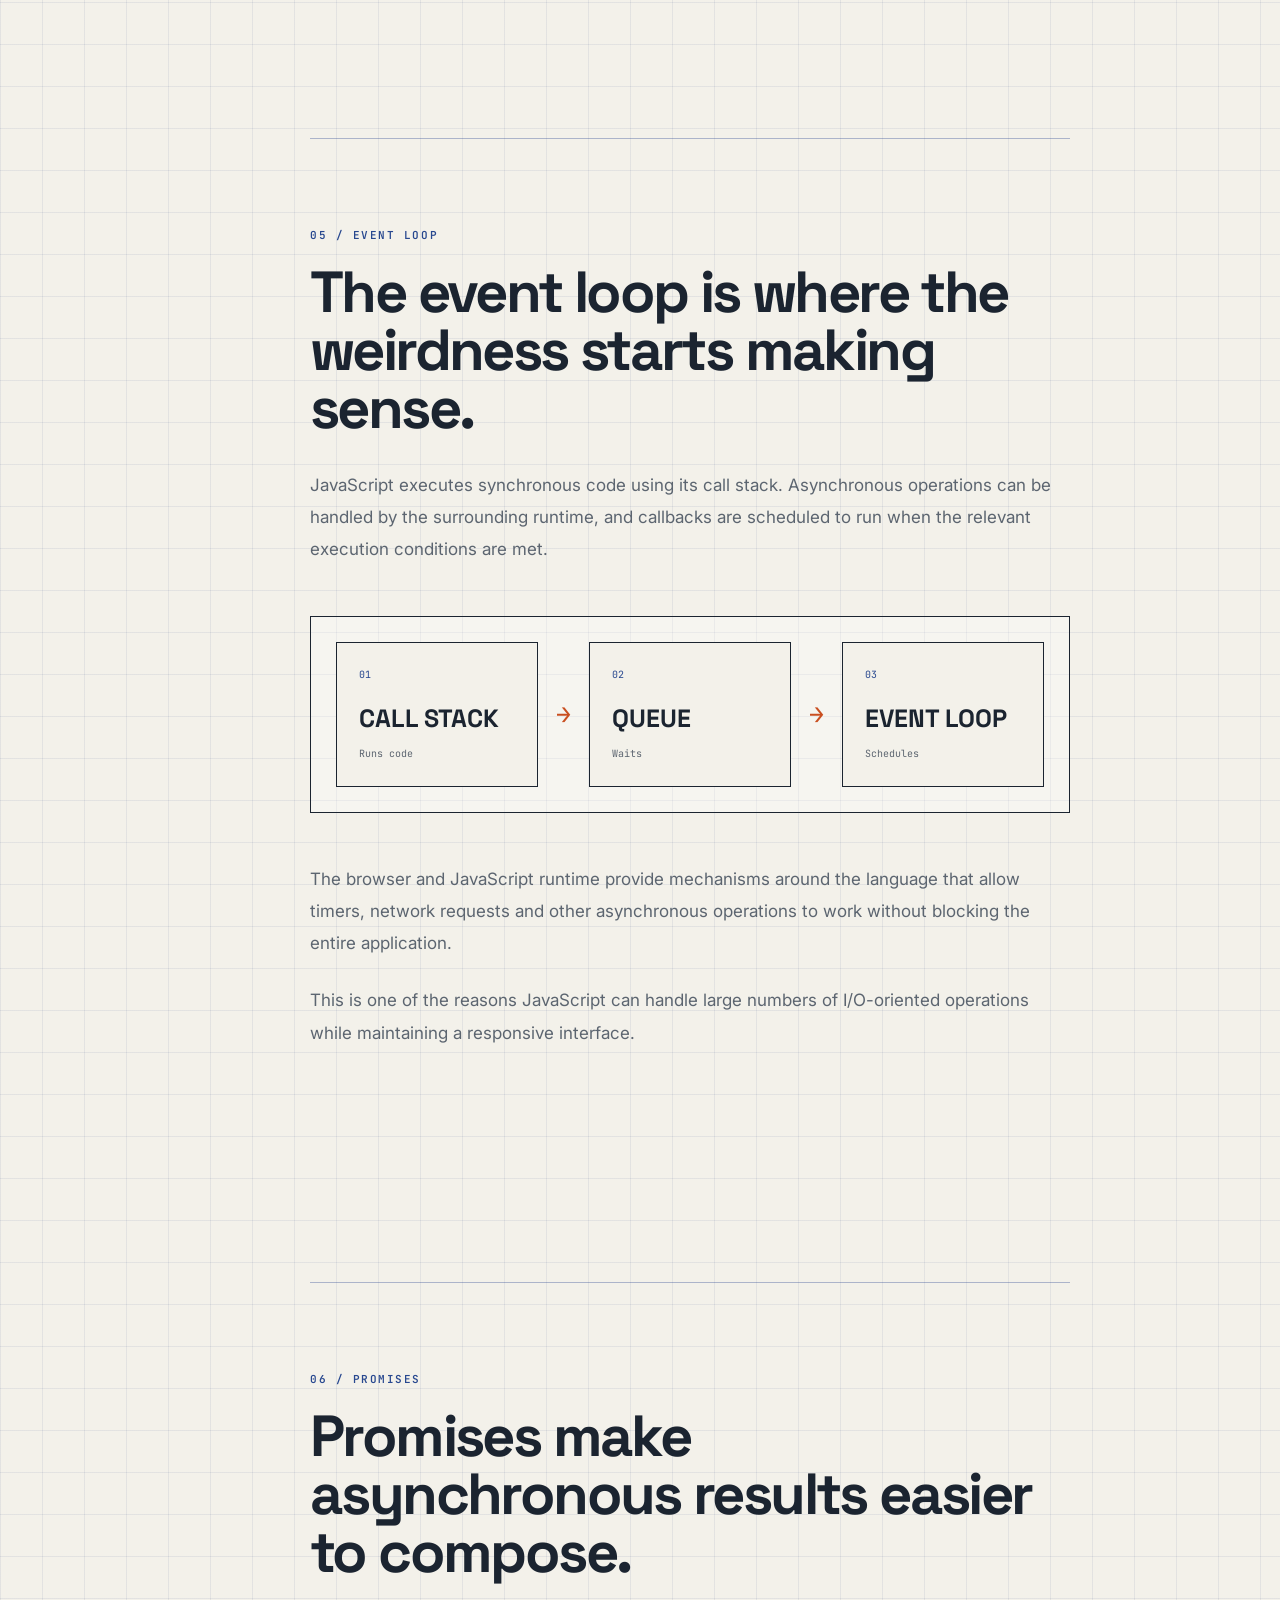
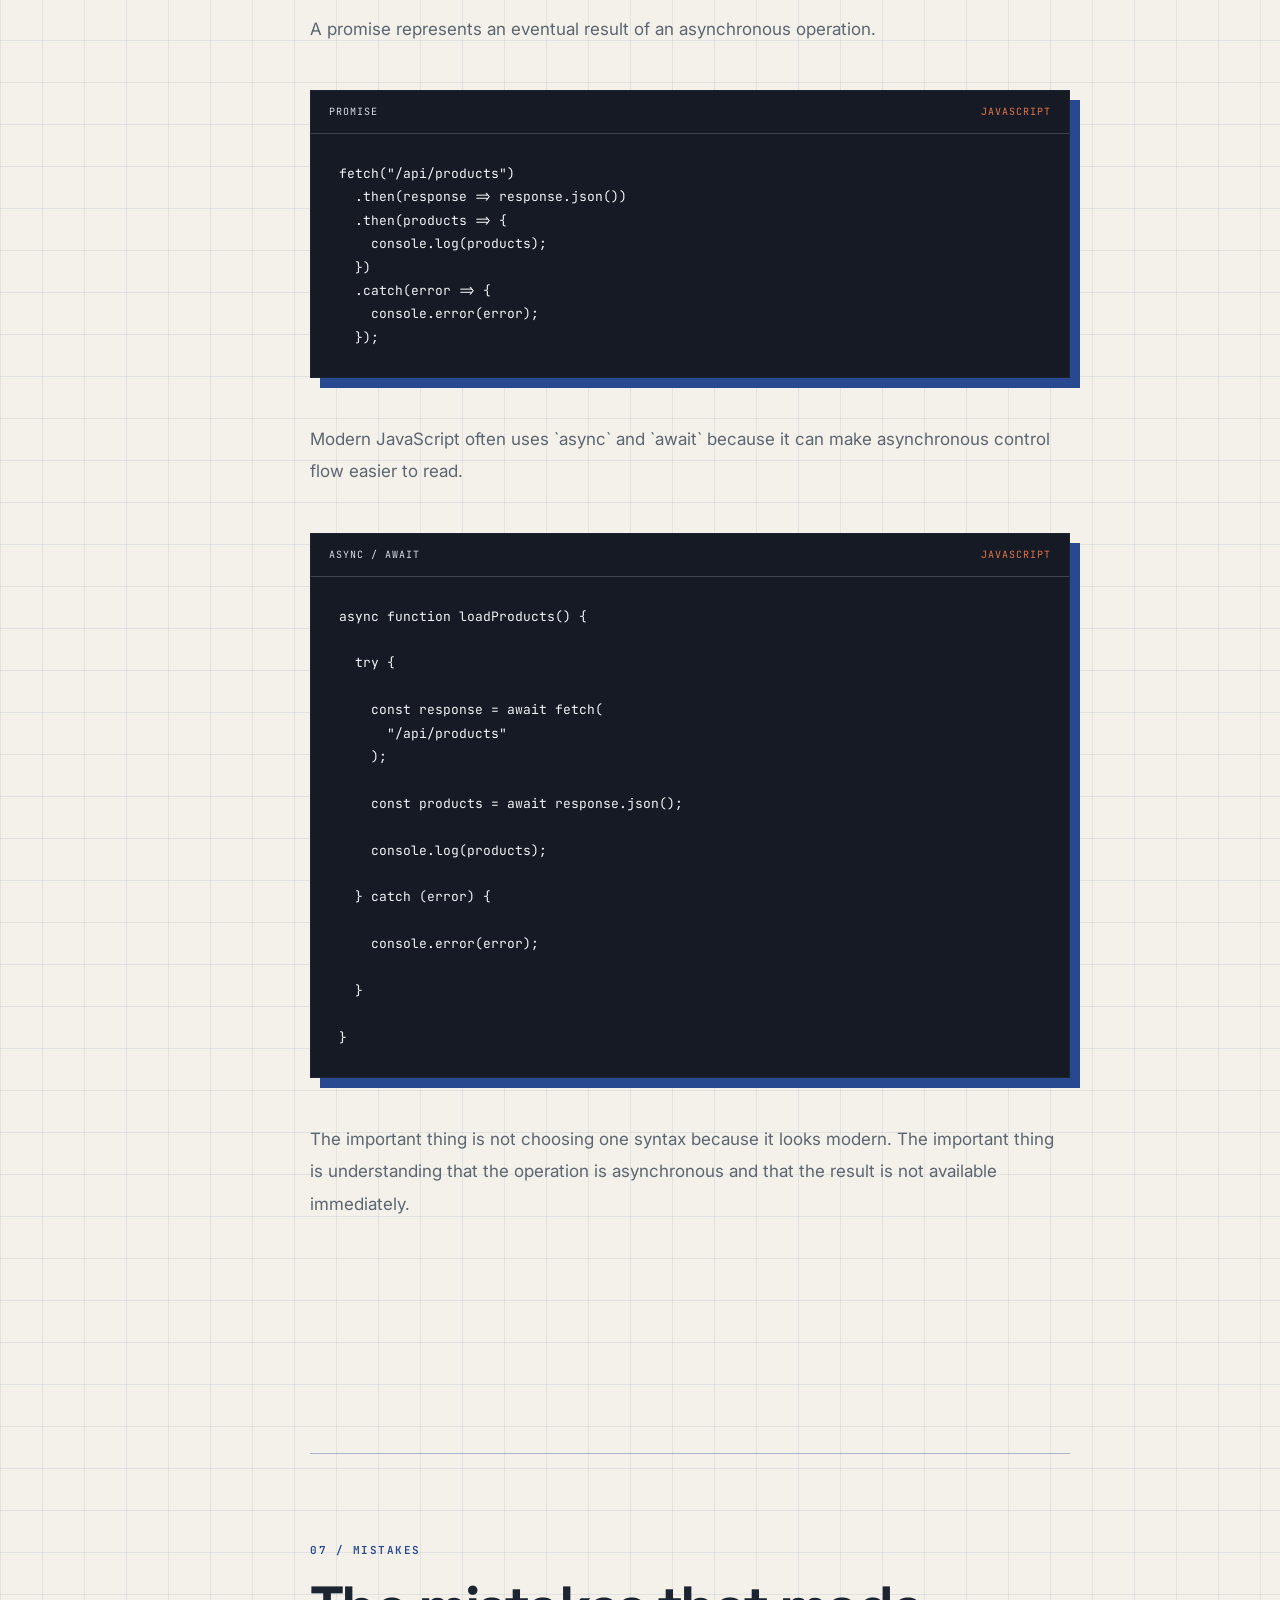
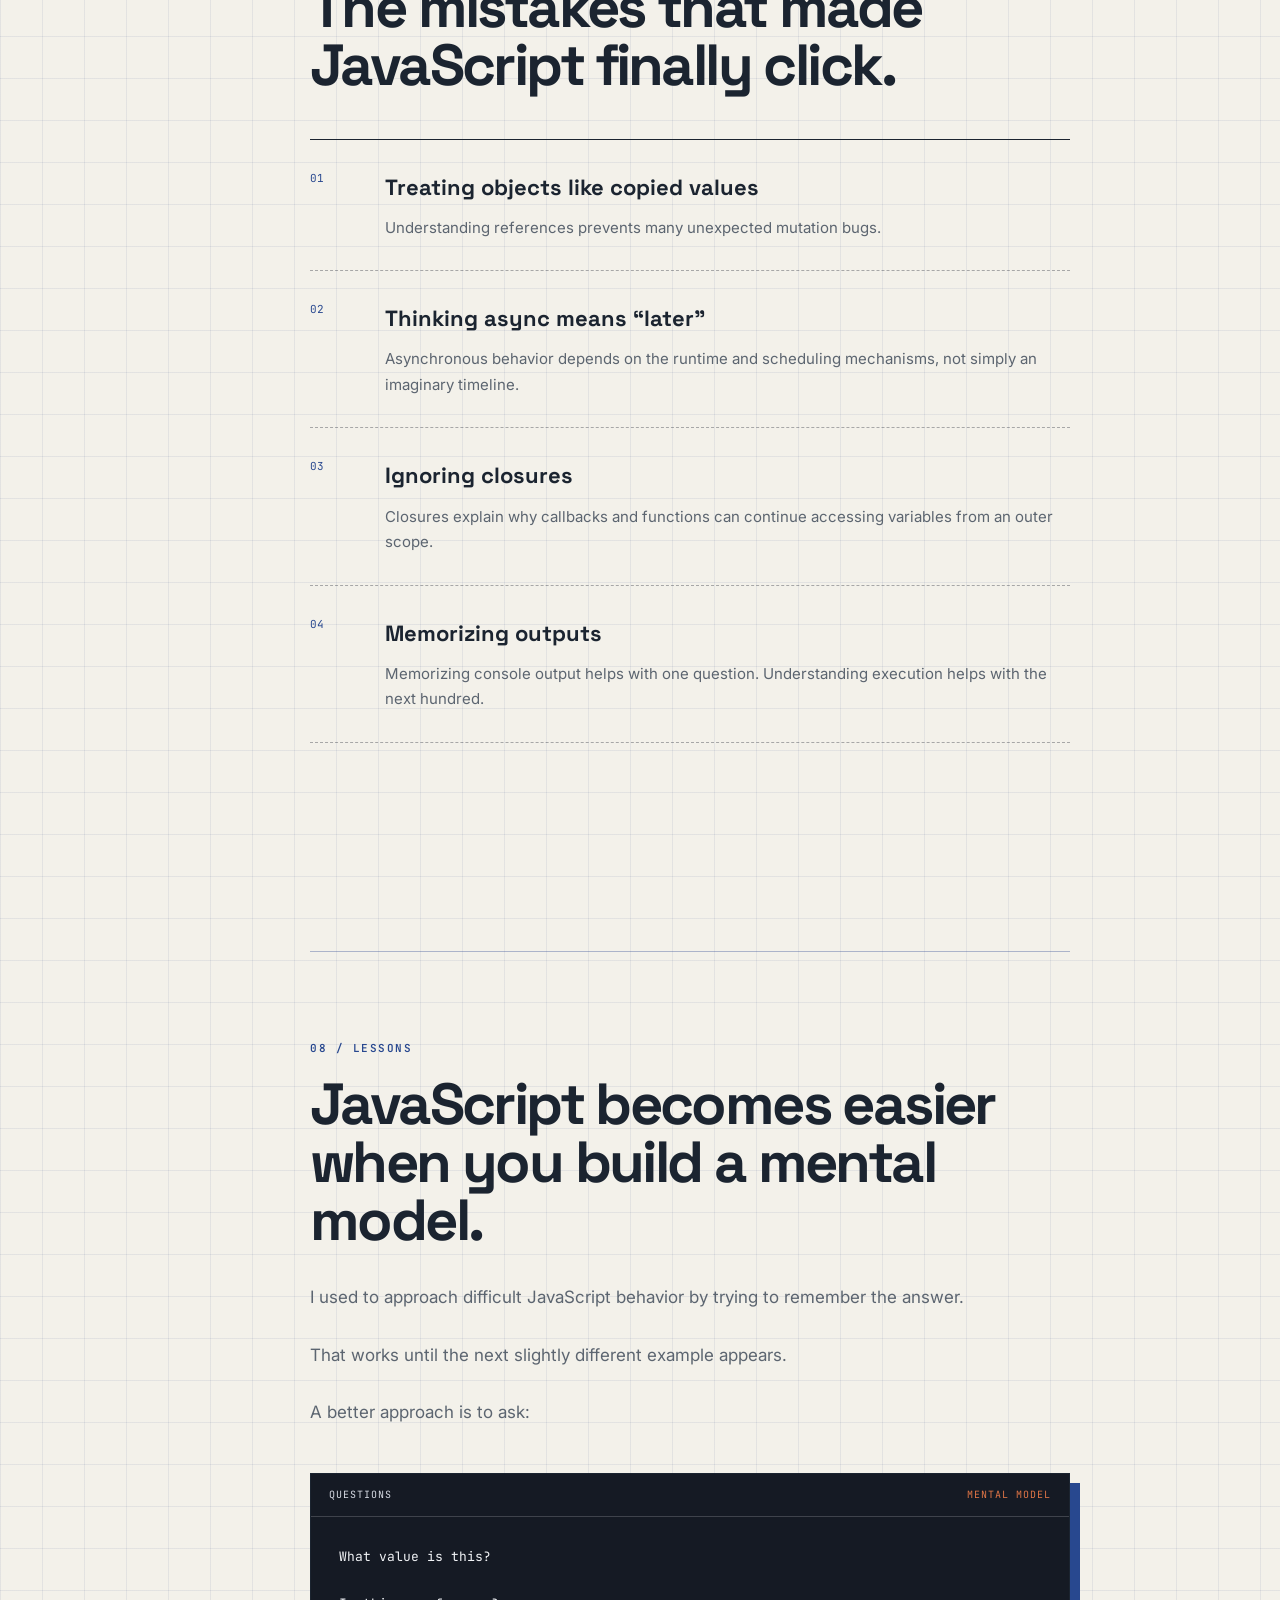
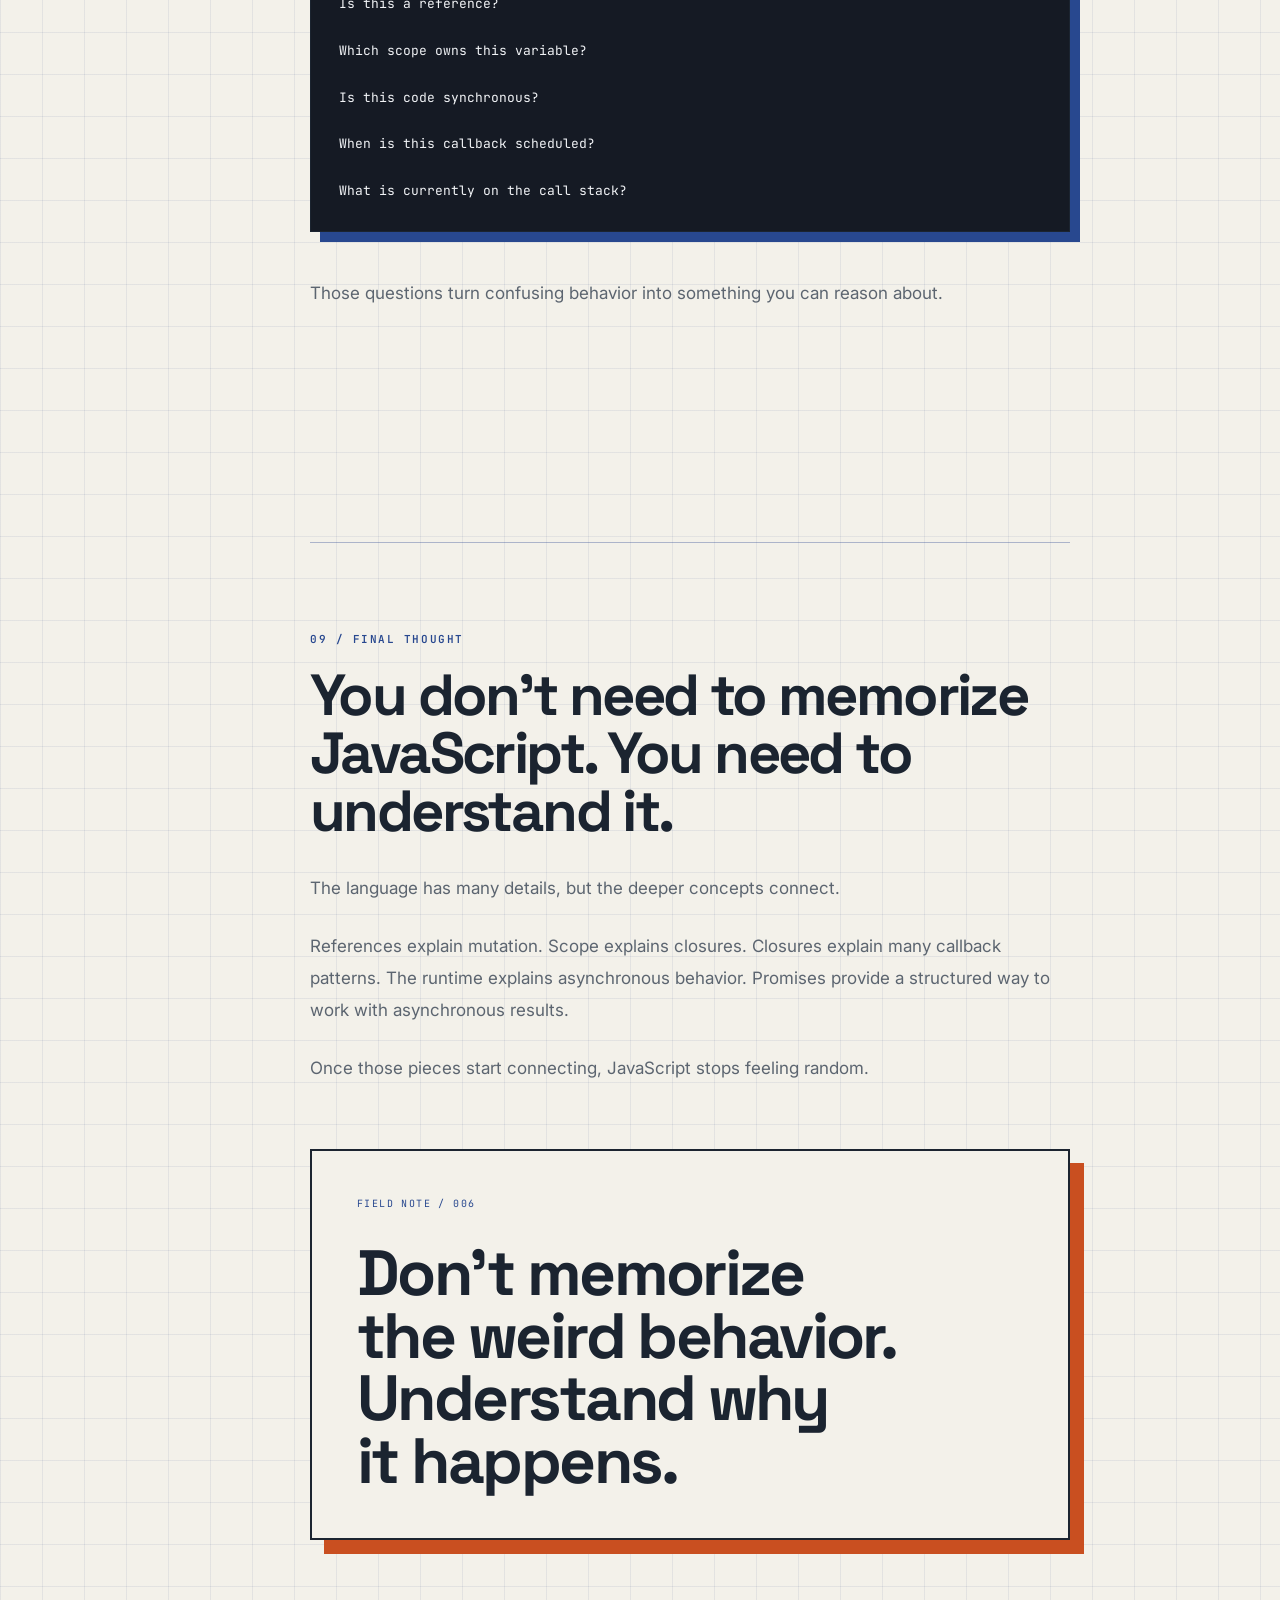
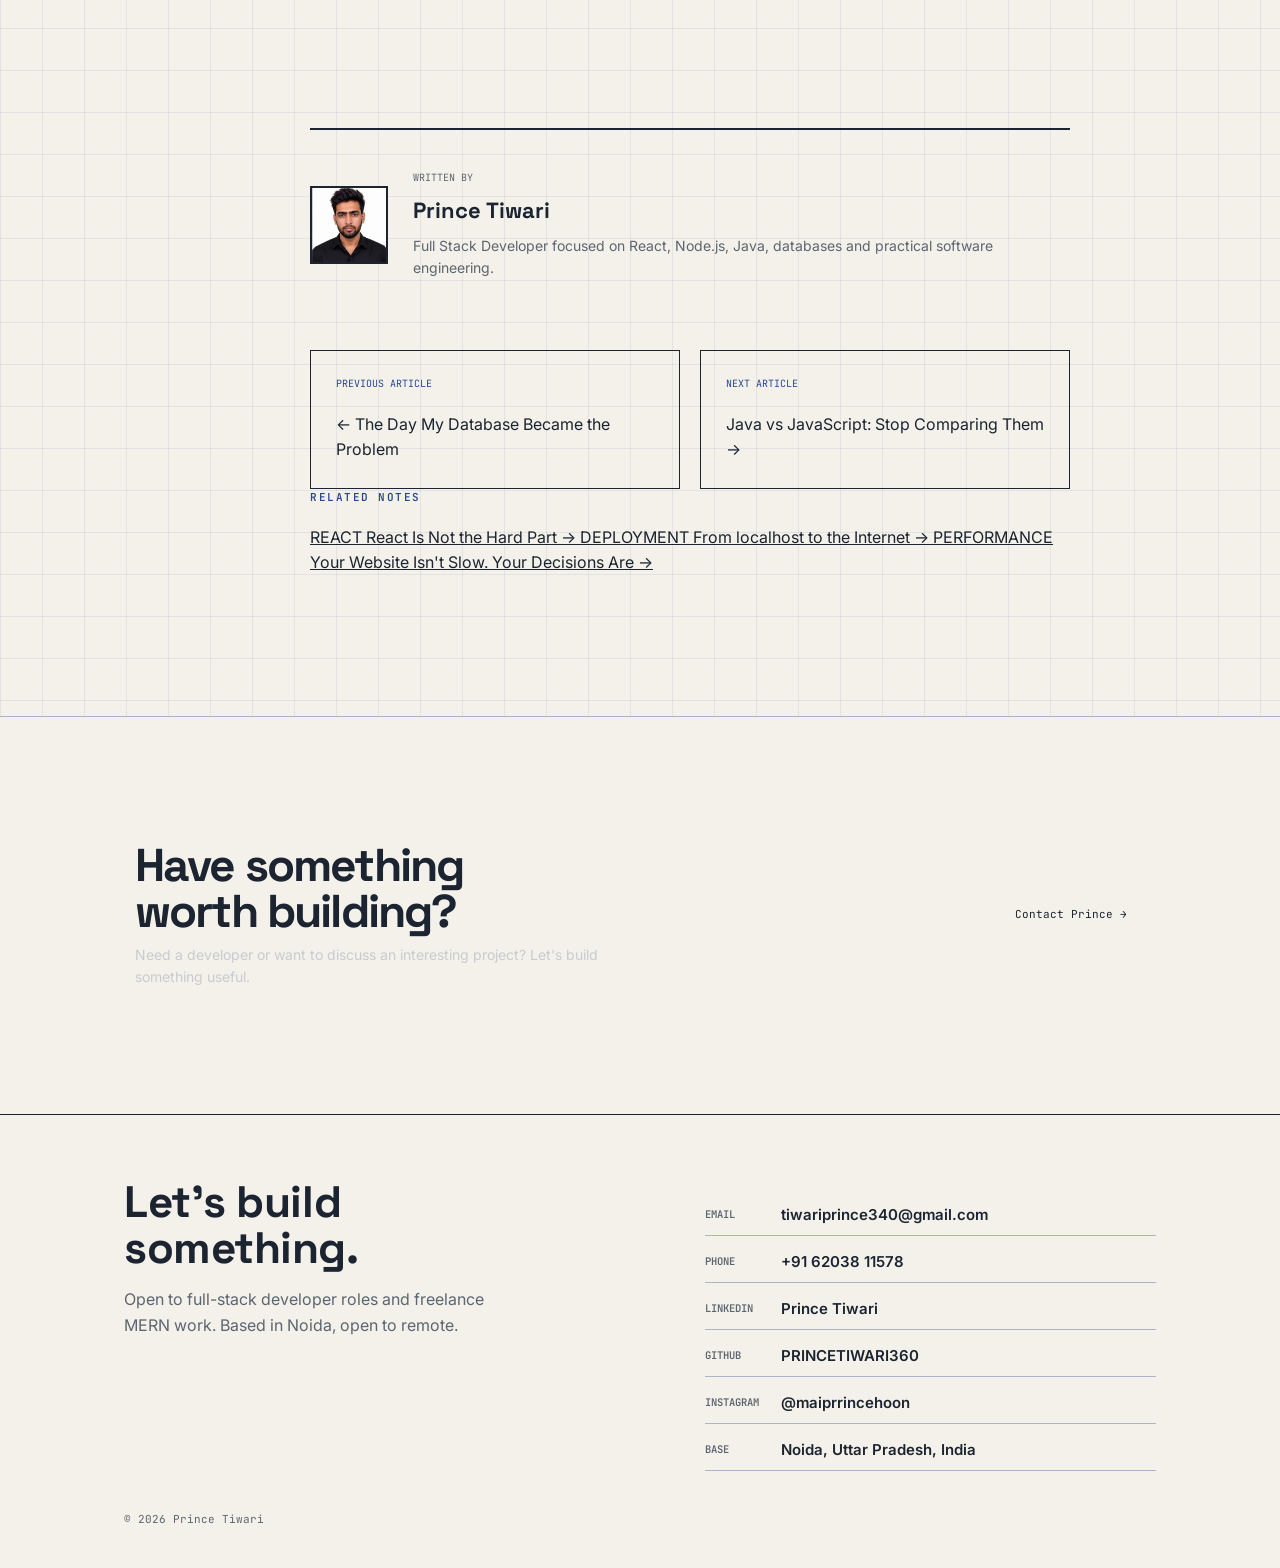
<file: blog-javascript.html>
<!DOCTYPE html>
<html lang="en">

<head>
  <meta charset="UTF-8">
  <meta name="viewport" content="width=device-width, initial-scale=1.0">

  <title>JavaScript Gets Weird When You Go Deeper | Prince Tiwari</title>

  <meta name="description" content="A practical deep dive into JavaScript closures, references, asynchronous execution, the event loop, promises and the concepts that become important beyond the basics.">

  <meta name="keywords" content="JavaScript, JavaScript Closures, JavaScript Event Loop, JavaScript Promises, Async JavaScript, JavaScript References, JavaScript Fundamentals, Frontend Development, Prince Tiwari">

  <meta name="author" content="Prince Tiwari">
  <meta name="robots" content="index, follow, max-image-preview:large">
  <meta name="language" content="English">
  <meta name="theme-color" content="#F3F1EA">

  <link rel="canonical" href="https://princetiwari.in/blog-javascript.html">

  <meta property="og:type" content="article">
  <meta property="og:site_name" content="Prince Tiwari">
  <meta property="og:title" content="JavaScript Gets Weird When You Go Deeper">
  <meta property="og:description" content="Closures, references, asynchronous execution and the event loop are where writing JavaScript starts becoming understanding JavaScript.">
  <meta property="og:url" content="https://princetiwari.in/blog-javascript.html">
  <meta property="og:image" content="https://princetiwari.in/profile.jpg">

  <meta name="twitter:card" content="summary_large_image">
  <meta name="twitter:title" content="JavaScript Gets Weird When You Go Deeper">
  <meta name="twitter:description" content="A practical deep dive into the JavaScript concepts that become important beyond the basics.">
  <meta name="twitter:image" content="https://princetiwari.in/profile.jpg">

  <link rel="preconnect" href="https://fonts.googleapis.com">
  <link rel="preconnect" href="https://fonts.gstatic.com" crossorigin>

  <link href="https://fonts.googleapis.com/css2?family=Space+Grotesk:wght@500;600;700&family=Inter:wght@400;500;600&family=JetBrains+Mono:wght@400;500;600&display=swap" rel="stylesheet">

  <link rel="stylesheet" href="css/style.css">
  <link rel="stylesheet" href="css/blog.css">
  <link rel="stylesheet" href="css/blogRead.css">

  <link rel="icon" type="image/png" href="Pfavicon.png">

  <script type="application/ld+json">
  {
    "@context": "https://schema.org",
    "@type": "TechArticle",
    "headline": "JavaScript Gets Weird When You Go Deeper",
    "description": "A practical article covering JavaScript closures, references, asynchronous execution, promises and the event loop.",
    "image": "https://princetiwari.in/profile.jpg",
    "author": {
      "@type": "Person",
      "name": "Prince Tiwari",
      "url": "https://princetiwari.in/"
    },
    "publisher": {
      "@type": "Person",
      "name": "Prince Tiwari"
    },
    "datePublished": "2026-08-24",
    "dateModified": "2026-08-24",
    "articleSection": "JavaScript",
    "wordCount": 1500,
    "mainEntityOfPage": {
      "@type": "WebPage",
      "@id": "https://princetiwari.in/blog-javascript.html"
    },
    "keywords": [
      "JavaScript",
      "Closures",
      "References",
      "Event Loop",
      "Promises",
      "Async JavaScript",
      "Call Stack",
      "Frontend Development"
    ]
  }
  </script>

  <script type="application/ld+json">
  {
    "@context": "https://schema.org",
    "@type": "BreadcrumbList",
    "itemListElement": [
      {
        "@type": "ListItem",
        "position": 1,
        "name": "Home",
        "item": "https://princetiwari.in/"
      },
      {
        "@type": "ListItem",
        "position": 2,
        "name": "Blog",
        "item": "https://princetiwari.in/blog.html"
      },
      {
        "@type": "ListItem",
        "position": 3,
        "name": "JavaScript Gets Weird When You Go Deeper",
        "item": "https://princetiwari.in/blog-javascript.html"
      }
    ]
  }
  </script>
</head>

<body class="article-page">

<header class="site">
  <div class="nav">

    <a class="brand" href="index.html">
      <span class="badge">
        <img src="Profile.webp" alt="Prince Tiwari">
      </span>
      PRINCE TIWARI
    </a>

    <button
      class="nav-toggle"
      id="navToggle"
      aria-label="Toggle navigation"
      aria-expanded="false"
    >
      <span></span>
      <span></span>
      <span></span>
    </button>

    <nav class="links" id="navLinks" aria-label="Primary navigation">
      <a href="about.html">About</a>
      <a href="stack.html">Stack</a>
      <a href="projects.html">Projects</a>
      <a href="education.html">Education</a>
      <a href="blog.html">Blog</a>
      <a href="contact.html">Contact</a>
    </nav>

  </div>
</header>


<main>

  <section class="article-hero">

    <div class="article-wrap">

      <a class="article-back" href="blog.html">
        ← Back to engineering journal
      </a>

      <div class="article-label">
        CASE FILE / 06 · JAVASCRIPT
      </div>

      <h1>
        JavaScript Gets Weird
        <span>When You Go Deeper.</span>
      </h1>

      <p class="article-lead">
        JavaScript looks simple until references, closures, asynchronous
        execution, promises and the event loop start behaving in ways that
        are not obvious from the code you wrote.
      </p>

      <div class="article-meta">

        <div>
          <span>AUTHOR</span>
          <strong>Prince Tiwari</strong>
        </div>

        <div>
          <span>PUBLISHED</span>
          <strong>24 Aug 2026</strong>
        </div>

        <div>
          <span>READ TIME</span>
          <strong>9 min</strong>
        </div>

        <div>
          <span>FIELD</span>
          <strong>JavaScript</strong>
        </div>

      </div>

    </div>

  </section>


  <section class="article-body-section">

    <div class="article-layout">

      <aside class="article-sidebar">

        <div class="article-index">

          <span class="article-index-title">
            ON THIS PAGE
          </span>

          <a href="#beginning">01 — The beginning</a>
          <a href="#references">02 — References</a>
          <a href="#closures">03 — Closures</a>
          <a href="#async">04 — Async</a>
          <a href="#event-loop">05 — Event loop</a>
          <a href="#promises">06 — Promises</a>
          <a href="#mistakes">07 — Mistakes</a>
          <a href="#lessons">08 — Lessons</a>
          <a href="#final">09 — Final thought</a>

        </div>

      </aside>


      <article class="article-content">

        <p class="article-opening">
          JavaScript is easy until you stop asking what the code does
          and start asking why it behaves that way.
        </p>

        <p>
          At first, JavaScript feels almost too friendly.
        </p>

        <p>
          Variables hold values. Functions execute. Arrays contain data.
          Objects contain properties.
        </p>

        <p>
          Then one day you change an object and another variable changes too.
        </p>

        <p>
          A function remembers a variable that should have disappeared.
        </p>

        <p>
          A timeout does not execute when you expected it to.
        </p>

        <p>
          A promise appears to run before something that was written
          before it.
        </p>

        <p>
          That is the point where JavaScript becomes interesting.
        </p>


        <div class="article-note">

          <span class="note-label">
            FIELD NOTE 006
          </span>

          <p>
            JavaScript becomes much easier when you stop memorizing behavior
            and start understanding the execution model behind it.
          </p>

        </div>


        <section id="beginning" class="article-section">

          <span class="article-section-number">
            01 / THE BEGINNING
          </span>

          <h2>
            Values are not always as simple as they look.
          </h2>

          <p>
            Consider a primitive value.
          </p>

          <div class="code-block">

            <div class="code-head">
              <span>PRIMITIVE</span>
              <span>JAVASCRIPT</span>
            </div>

            <pre><code>let a = 10;
let b = a;

b = 20;

console.log(a);
console.log(b);</code></pre>

          </div>

          <p>
            The result is straightforward because primitive values such as
            numbers are copied as values.
          </p>

          <p>
            Objects introduce a different mental model.
          </p>

        </section>


        <section id="references" class="article-section">

          <span class="article-section-number">
            02 / REFERENCES
          </span>

          <h2>
            Two variables can point to the same object.
          </h2>

          <div class="code-block">

            <div class="code-head">
              <span>REFERENCE</span>
              <span>JAVASCRIPT</span>
            </div>

            <pre><code>const user = {
  name: "Prince"
};

const anotherUser = user;

anotherUser.name = "Alex";

console.log(user.name);</code></pre>

          </div>

          <p>
            The surprising part is that changing `anotherUser` also changes
            what `user` sees.
          </p>

          <p>
            The reason is not that JavaScript randomly copied the object.
            Both variables refer to the same object.
          </p>

          <div class="article-highlight">

            <span>
              MENTAL MODEL
            </span>

            <strong>
              Two labels can point to the same object in memory.
            </strong>

          </div>

          <p>
            Understanding this becomes extremely important when working
            with React state, arrays, objects and immutable updates.
          </p>

        </section>


        <section id="closures" class="article-section">

          <span class="article-section-number">
            03 / CLOSURES
          </span>

          <h2>
            Then functions start remembering things.
          </h2>

          <p>
            A closure is one of those concepts that sounds complicated until
            you see it.
          </p>

          <div class="code-block">

            <div class="code-head">
              <span>CLOSURE</span>
              <span>JAVASCRIPT</span>
            </div>

            <pre><code>function createCounter() {

  let count = 0;

  return function () {
    count++;
    return count;
  };

}

const counter = createCounter();

console.log(counter());
console.log(counter());
console.log(counter());</code></pre>

          </div>

          <p>
            The `createCounter` function has finished executing, but the
            returned function can still access `count`.
          </p>

          <p>
            That remembered access is the important part.
          </p>

          <p>
            Closures appear everywhere in modern JavaScript:
            callbacks, event handlers, timers, modules and React hooks.
          </p>

          <p>
            Once closures make sense, many JavaScript patterns stop looking
            like magic.
          </p>

        </section>


        <section id="async" class="article-section">

          <span class="article-section-number">
            04 / ASYNC
          </span>

          <h2>
            JavaScript does not simply execute everything from top to bottom.
          </h2>

          <p>
            Consider this:
          </p>

          <div class="code-block">

            <div class="code-head">
              <span>ASYNC</span>
              <span>JAVASCRIPT</span>
            </div>

            <pre><code>console.log("A");

setTimeout(() => {
  console.log("B");
}, 0);

console.log("C");</code></pre>

          </div>

          <p>
            The output is:
          </p>

          <div class="code-block">

            <div class="code-head">
              <span>OUTPUT</span>
              <span>ORDER</span>
            </div>

            <pre><code>A
C
B</code></pre>

          </div>

          <p>
            The zero-millisecond timeout does not mean “execute immediately.”
            It means the callback can be scheduled after the current
            synchronous work is completed.
          </p>

        </section>


        <section id="event-loop" class="article-section">

          <span class="article-section-number">
            05 / EVENT LOOP
          </span>

          <h2>
            The event loop is where the weirdness starts making sense.
          </h2>

          <p>
            JavaScript executes synchronous code using its call stack.
            Asynchronous operations can be handled by the surrounding
            runtime, and callbacks are scheduled to run when the relevant
            execution conditions are met.
          </p>

          <div class="architecture-diagram">

            <div>
              <span>01</span>
              <strong>CALL STACK</strong>
              <small>Runs code</small>
            </div>

            <div class="architecture-arrow">
              →
            </div>

            <div>
              <span>02</span>
              <strong>QUEUE</strong>
              <small>Waits</small>
            </div>

            <div class="architecture-arrow">
              →
            </div>

            <div>
              <span>03</span>
              <strong>EVENT LOOP</strong>
              <small>Schedules</small>
            </div>

          </div>

          <p>
            The browser and JavaScript runtime provide mechanisms around the
            language that allow timers, network requests and other
            asynchronous operations to work without blocking the entire
            application.
          </p>

          <p>
            This is one of the reasons JavaScript can handle large numbers
            of I/O-oriented operations while maintaining a responsive
            interface.
          </p>

        </section>


        <section id="promises" class="article-section">

          <span class="article-section-number">
            06 / PROMISES
          </span>

          <h2>
            Promises make asynchronous results easier to compose.
          </h2>

          <p>
            A promise represents an eventual result of an asynchronous
            operation.
          </p>

          <div class="code-block">

            <div class="code-head">
              <span>PROMISE</span>
              <span>JAVASCRIPT</span>
            </div>

            <pre><code>fetch("/api/products")
  .then(response => response.json())
  .then(products => {
    console.log(products);
  })
  .catch(error => {
    console.error(error);
  });</code></pre>

          </div>

          <p>
            Modern JavaScript often uses `async` and `await` because it can
            make asynchronous control flow easier to read.
          </p>

          <div class="code-block">

            <div class="code-head">
              <span>ASYNC / AWAIT</span>
              <span>JAVASCRIPT</span>
            </div>

            <pre><code>async function loadProducts() {

  try {

    const response = await fetch(
      "/api/products"
    );

    const products = await response.json();

    console.log(products);

  } catch (error) {

    console.error(error);

  }

}</code></pre>

          </div>

          <p>
            The important thing is not choosing one syntax because it looks
            modern. The important thing is understanding that the operation
            is asynchronous and that the result is not available immediately.
          </p>

        </section>


        <section id="mistakes" class="article-section">

          <span class="article-section-number">
            07 / MISTAKES
          </span>

          <h2>
            The mistakes that made JavaScript finally click.
          </h2>

          <div class="mistake-list">

            <div>
              <span>01</span>

              <strong>
                Treating objects like copied values
              </strong>

              <p>
                Understanding references prevents many unexpected mutation
                bugs.
              </p>
            </div>

            <div>
              <span>02</span>

              <strong>
                Thinking async means “later”
              </strong>

              <p>
                Asynchronous behavior depends on the runtime and scheduling
                mechanisms, not simply an imaginary timeline.
              </p>
            </div>

            <div>
              <span>03</span>

              <strong>
                Ignoring closures
              </strong>

              <p>
                Closures explain why callbacks and functions can continue
                accessing variables from an outer scope.
              </p>
            </div>

            <div>
              <span>04</span>

              <strong>
                Memorizing outputs
              </strong>

              <p>
                Memorizing console output helps with one question.
                Understanding execution helps with the next hundred.
              </p>
            </div>

          </div>

        </section>


        <section id="lessons" class="article-section">

          <span class="article-section-number">
            08 / LESSONS
          </span>

          <h2>
            JavaScript becomes easier when you build a mental model.
          </h2>

          <p>
            I used to approach difficult JavaScript behavior by trying to
            remember the answer.
          </p>

          <p>
            That works until the next slightly different example appears.
          </p>

          <p>
            A better approach is to ask:
          </p>

          <div class="code-block">

            <div class="code-head">
              <span>QUESTIONS</span>
              <span>MENTAL MODEL</span>
            </div>

            <pre><code>What value is this?

Is this a reference?

Which scope owns this variable?

Is this code synchronous?

When is this callback scheduled?

What is currently on the call stack?</code></pre>

          </div>

          <p>
            Those questions turn confusing behavior into something you can
            reason about.
          </p>

        </section>


        <section id="final" class="article-section">

          <span class="article-section-number">
            09 / FINAL THOUGHT
          </span>

          <h2>
            You don't need to memorize JavaScript.
            You need to understand it.
          </h2>

          <p>
            The language has many details, but the deeper concepts connect.
          </p>

          <p>
            References explain mutation.
            Scope explains closures.
            Closures explain many callback patterns.
            The runtime explains asynchronous behavior.
            Promises provide a structured way to work with asynchronous
            results.
          </p>

          <p>
            Once those pieces start connecting, JavaScript stops feeling
            random.
          </p>

          <div class="final-statement">

            <span>
              FIELD NOTE / 006
            </span>

            <strong>
              Don't memorize<br>
              the weird behavior.<br>
              Understand why<br>
              it happens.
            </strong>

          </div>

        </section>


        <div class="article-author">

          <div class="author-avatar">
            <img src="Profile.webp" alt="Prince Tiwari">
          </div>

          <div>

            <span>
              WRITTEN BY
            </span>

            <strong>
              Prince Tiwari
            </strong>

            <p>
              Full Stack Developer focused on React, Node.js, Java,
              databases and practical software engineering.
            </p>

          </div>

        </div>


        <div class="article-navigation">

          <a href="blog-database.html">

            <span>
              PREVIOUS ARTICLE
            </span>

            ← The Day My Database Became the Problem

          </a>

          <a href="blog-java.html">

            <span>
              NEXT ARTICLE
            </span>

            Java vs JavaScript: Stop Comparing Them →

          </a>

        </div>

        <div class="related-articles">

          <div class="article-section-number">
            RELATED NOTES
          </div>

          <div class="related-articles-grid">

            <a href="blog-react.html">
              <span>REACT</span>
              React Is Not the Hard Part →
            </a>

            <a href="blog-deployment.html">
              <span>DEPLOYMENT</span>
              From localhost to the Internet →
            </a>

            <a href="blog-performance.html">
              <span>PERFORMANCE</span>
              Your Website Isn't Slow. Your Decisions Are →
            </a>

          </div>

        </div>

      </article>

    </div>

  </section>


  <section class="blog-section">

    <div class="blog-wrap">

      <div class="blog-cta blog-reveal">

        <div>

          <h2>
            Have something<br>
            worth building?
          </h2>

          <p>
            Need a developer or want to discuss an interesting project?
            Let's build something useful.
          </p>

        </div>

        <a class="blog-btn" href="contact.html">
          Contact Prince →
        </a>

      </div>

    </div>

  </section>

</main>


<footer>

  <div class="wrap">

    <div class="contact-grid">

      <div>

        <h2>
          Let's build
          <br>
          something.
        </h2>

        <p style="color:var(--ink-dim); margin-top:16px; max-width:40ch;">
          Open to full-stack developer roles and freelance MERN work.
          Based in Noida, open to remote.
        </p>

      </div>

      <div class="contact-list">

        <a href="mailto:tiwariprince340@gmail.com">
          <span class="k">Email</span>
          tiwariprince340@gmail.com
        </a>

        <a href="tel:+916203811578">
          <span class="k">Phone</span>
          +91 62038 11578
        </a>

        <a
          href="https://linkedin.com/in/princetiwariprincetiwari/"
          target="_blank"
          rel="noopener noreferrer"
        >
          <span class="k">LinkedIn</span>
          Prince Tiwari
        </a>

        <a
          href="https://github.com/PRINCETIWARI360"
          target="_blank"
          rel="noopener noreferrer"
        >
          <span class="k">GitHub</span>
          PRINCETIWARI360
        </a>

        <a
          href="https://instagram.com/maiprrincehoon"
          target="_blank"
          rel="noopener noreferrer"
        >
          <span class="k">Instagram</span>
          @maiprrincehoon
        </a>

        <a href="index.html">
          <span class="k">Base</span>
          Noida, Uttar Pradesh, India
        </a>

      </div>

    </div>

    <div class="fine">
      <span>
        © <span id="year"></span> Prince Tiwari
      </span>
    </div>

  </div>

</footer>

  <script>
document.addEventListener('contextmenu', function (e) {
  e.preventDefault();
});

document.addEventListener('keydown', function (e) {
  if (
    e.key === 'F12' ||
    (e.ctrlKey && e.shiftKey && ['I', 'J', 'C'].includes(e.key.toUpperCase())) ||
    (e.metaKey && e.altKey && ['I', 'J', 'C'].includes(e.key.toUpperCase())) ||
    (e.ctrlKey && e.key.toUpperCase() === 'U') ||
    (e.metaKey && e.key.toUpperCase() === 'U')
  ) {
    e.preventDefault();
  }
});
</script>


<script src="js/main.js"></script>
<script src="js/blog.js"></script>
<script src="js/blogRead.js"></script>

</body>
</html>
</file>
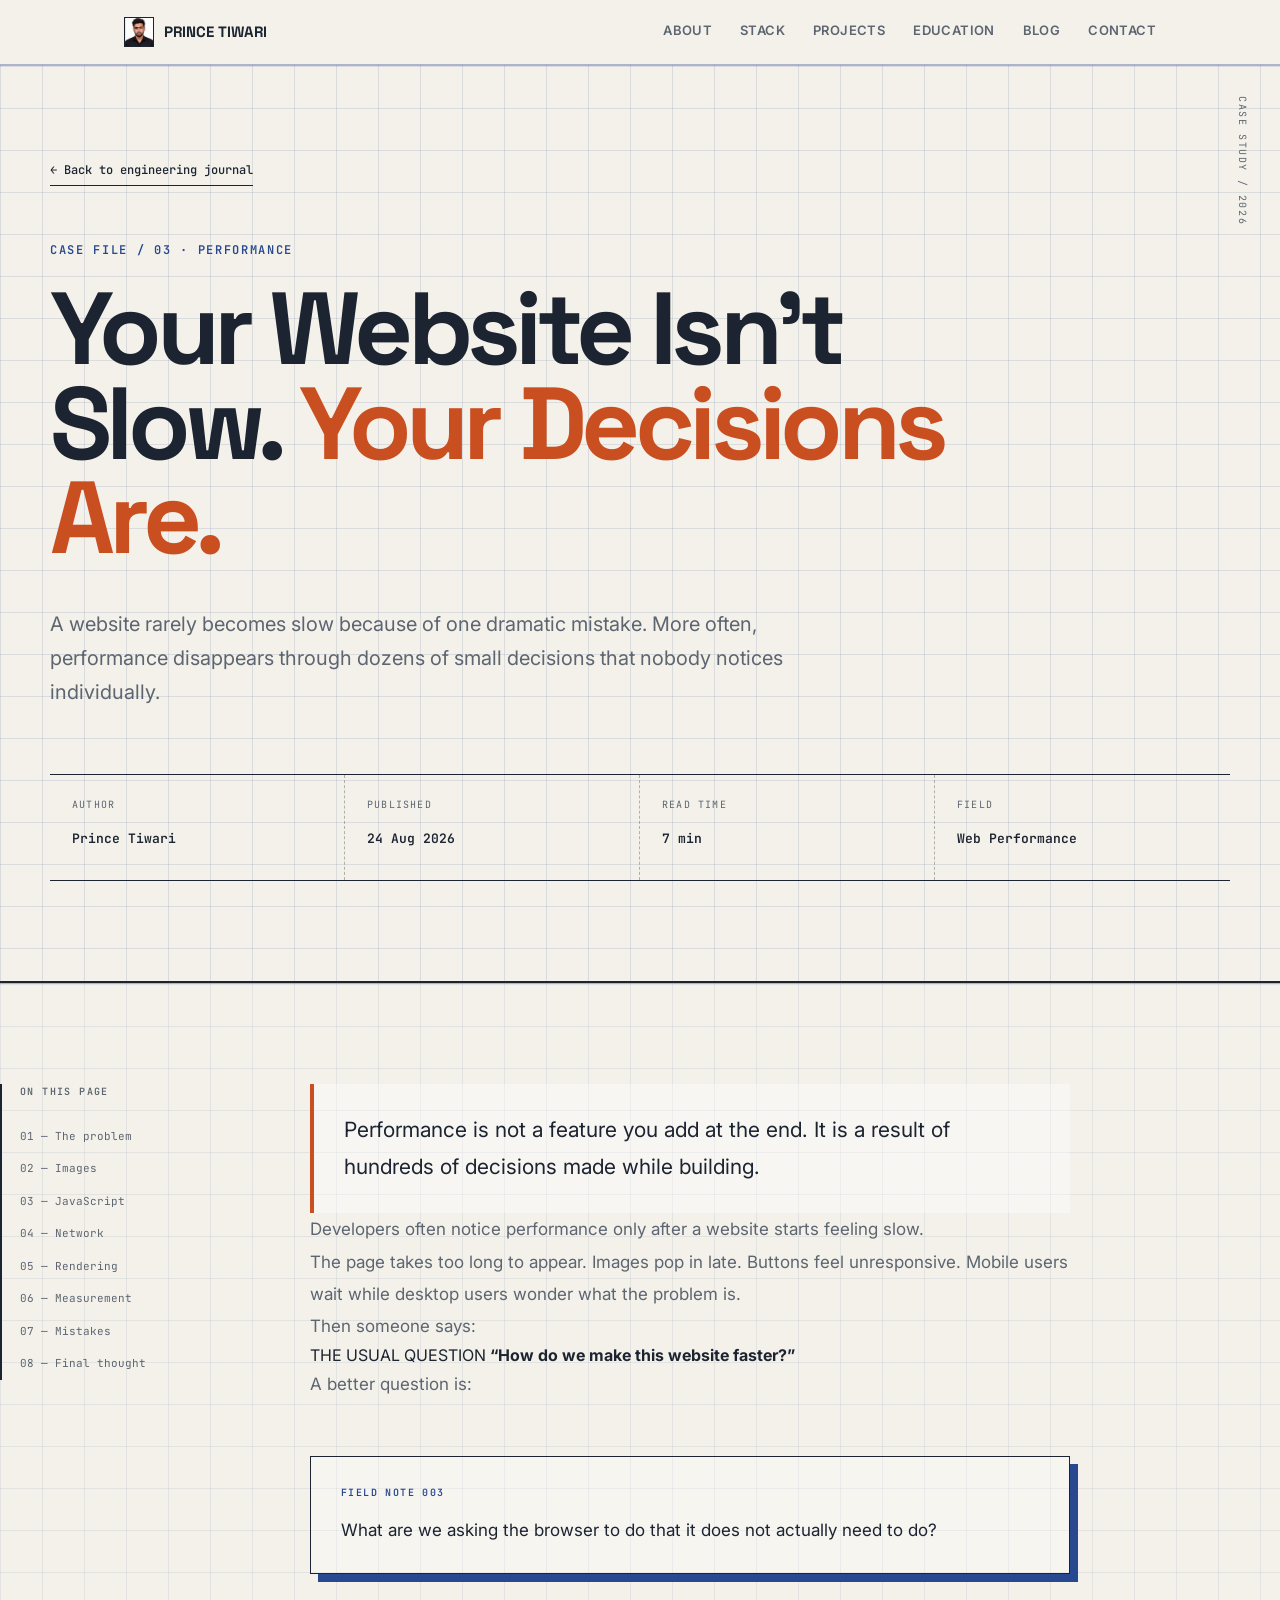
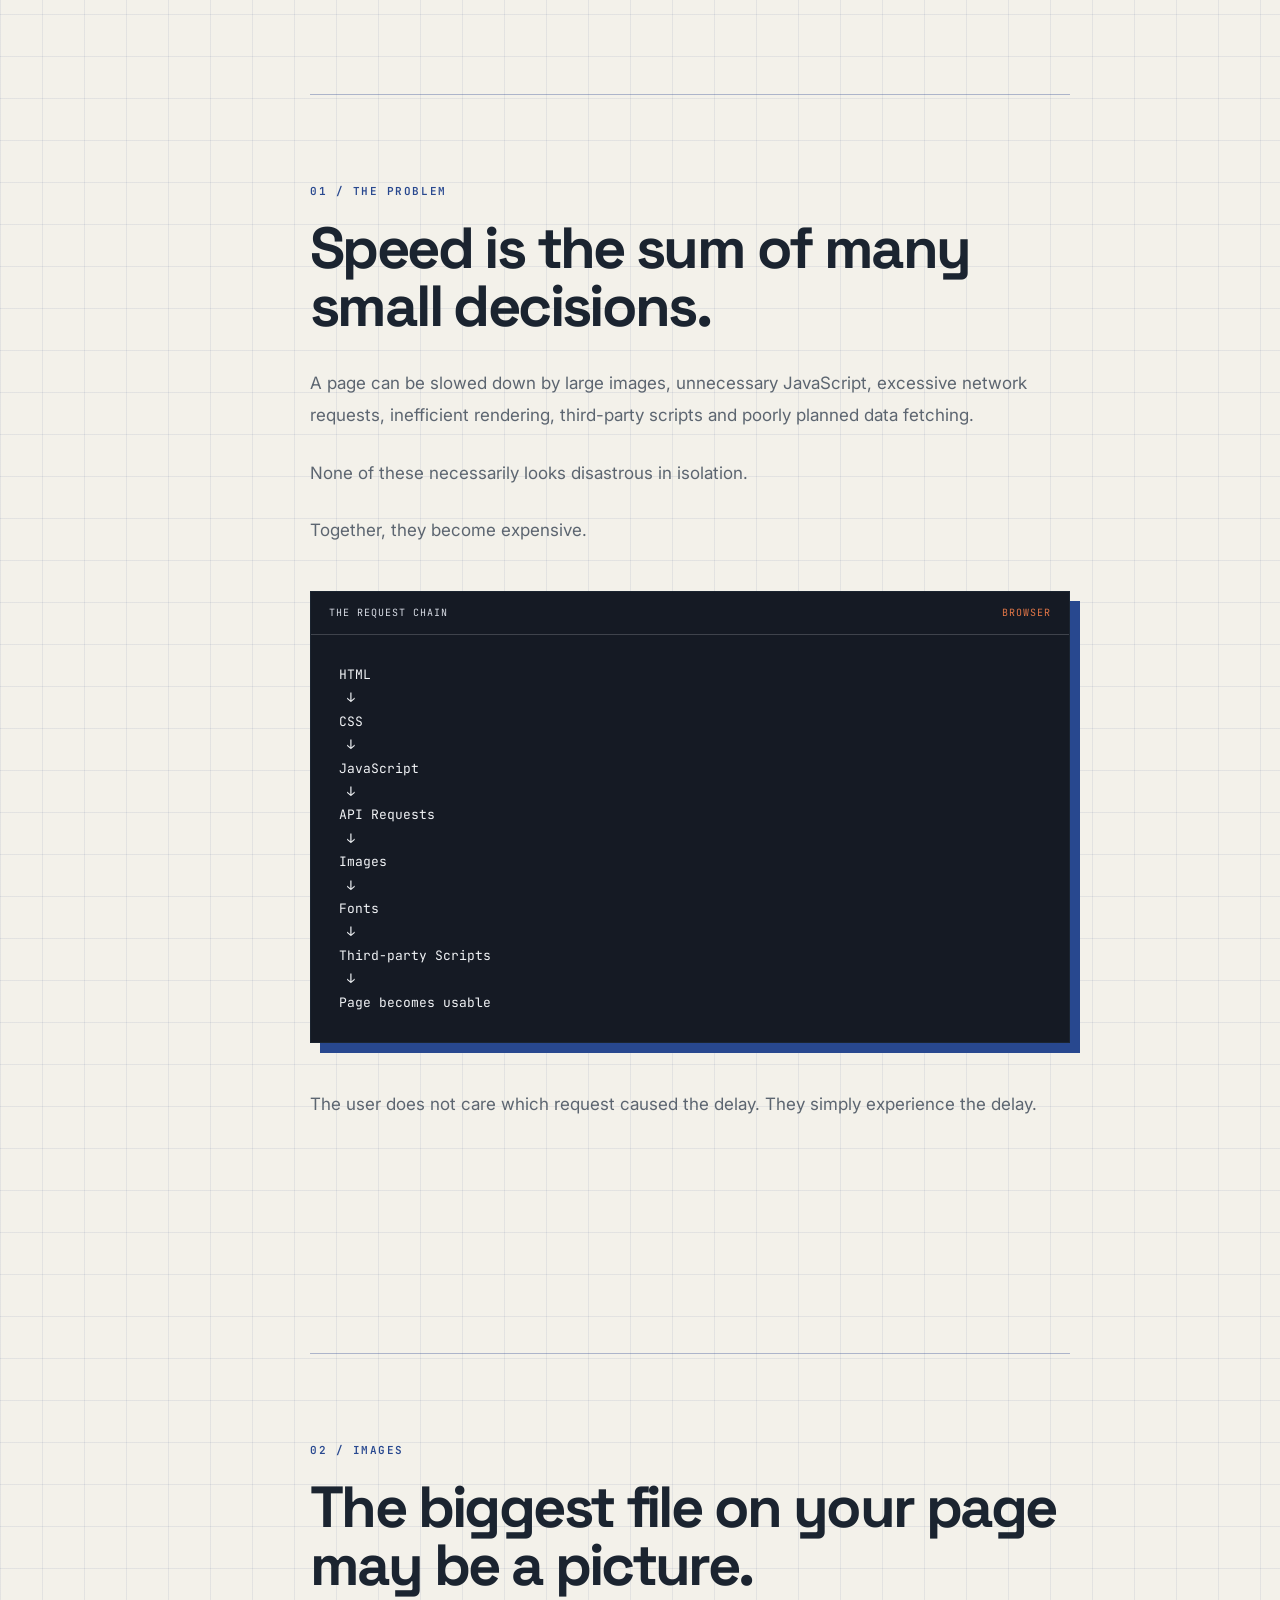
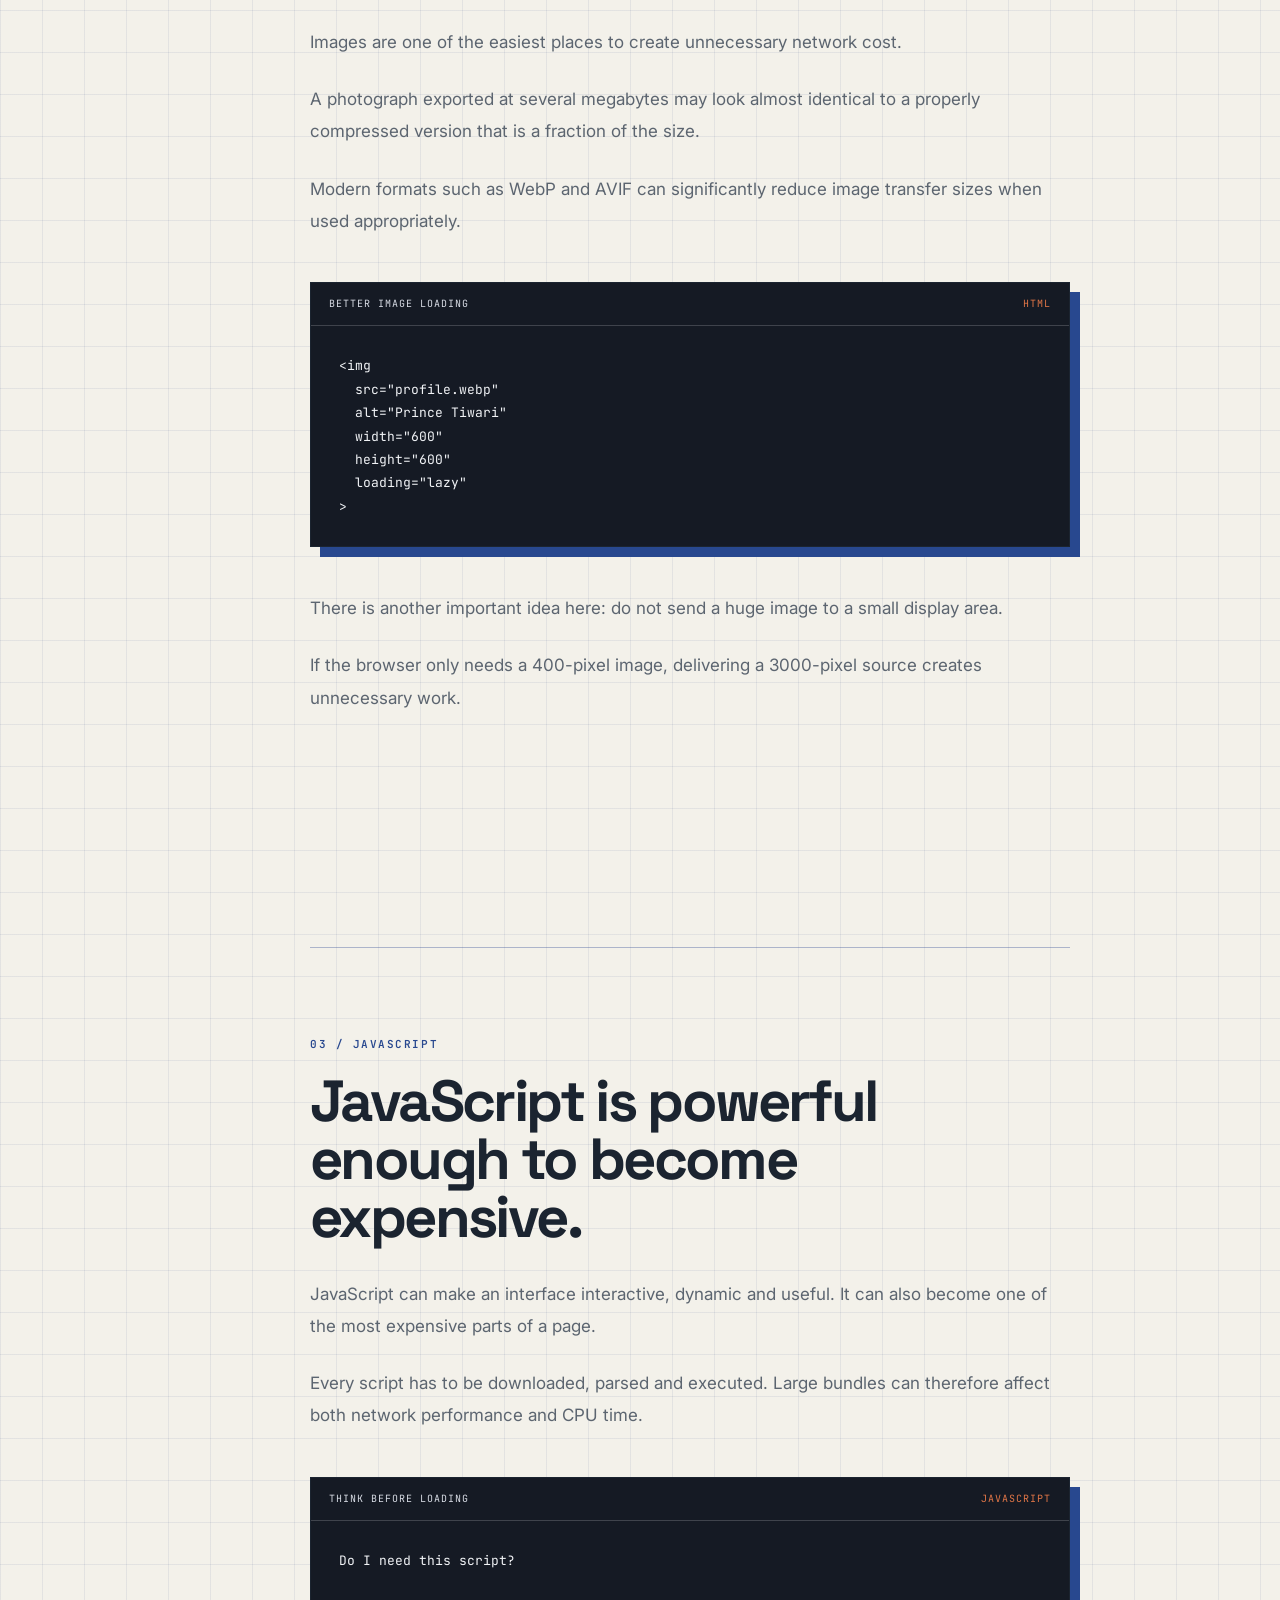
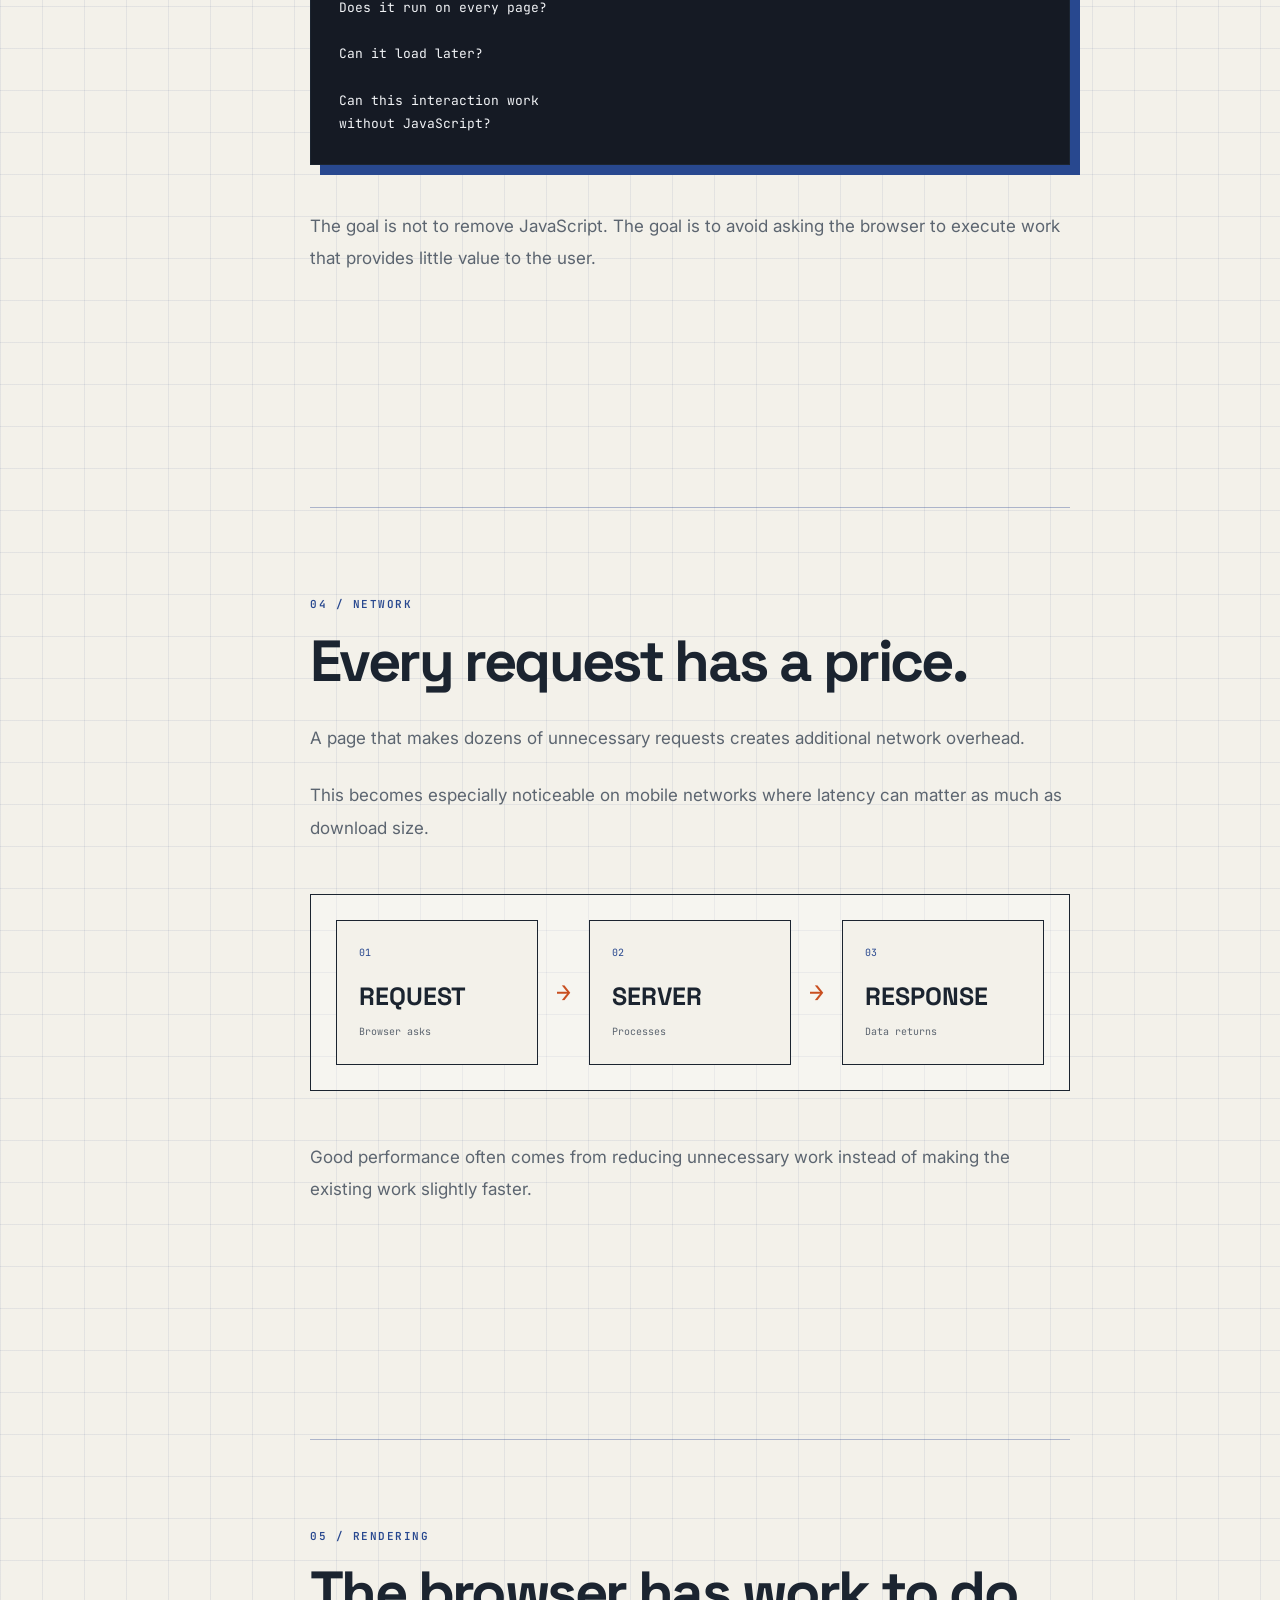
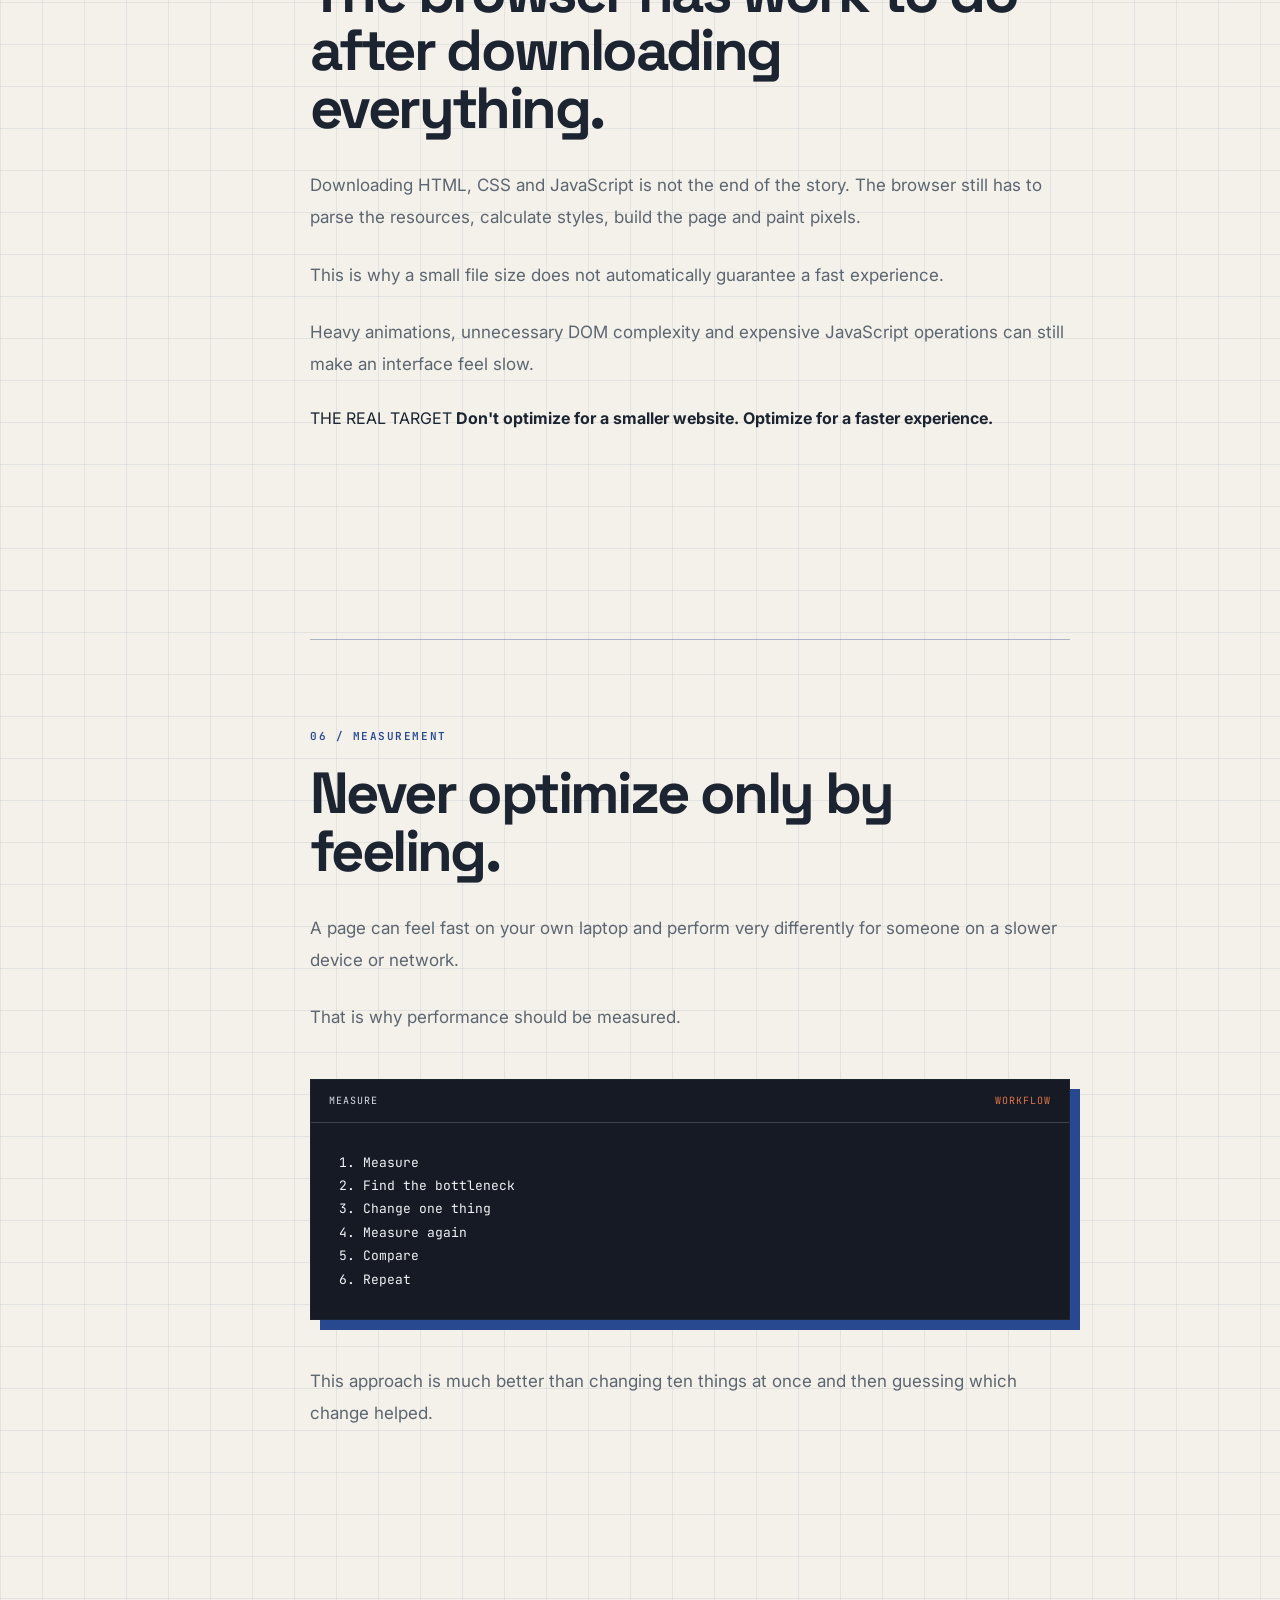
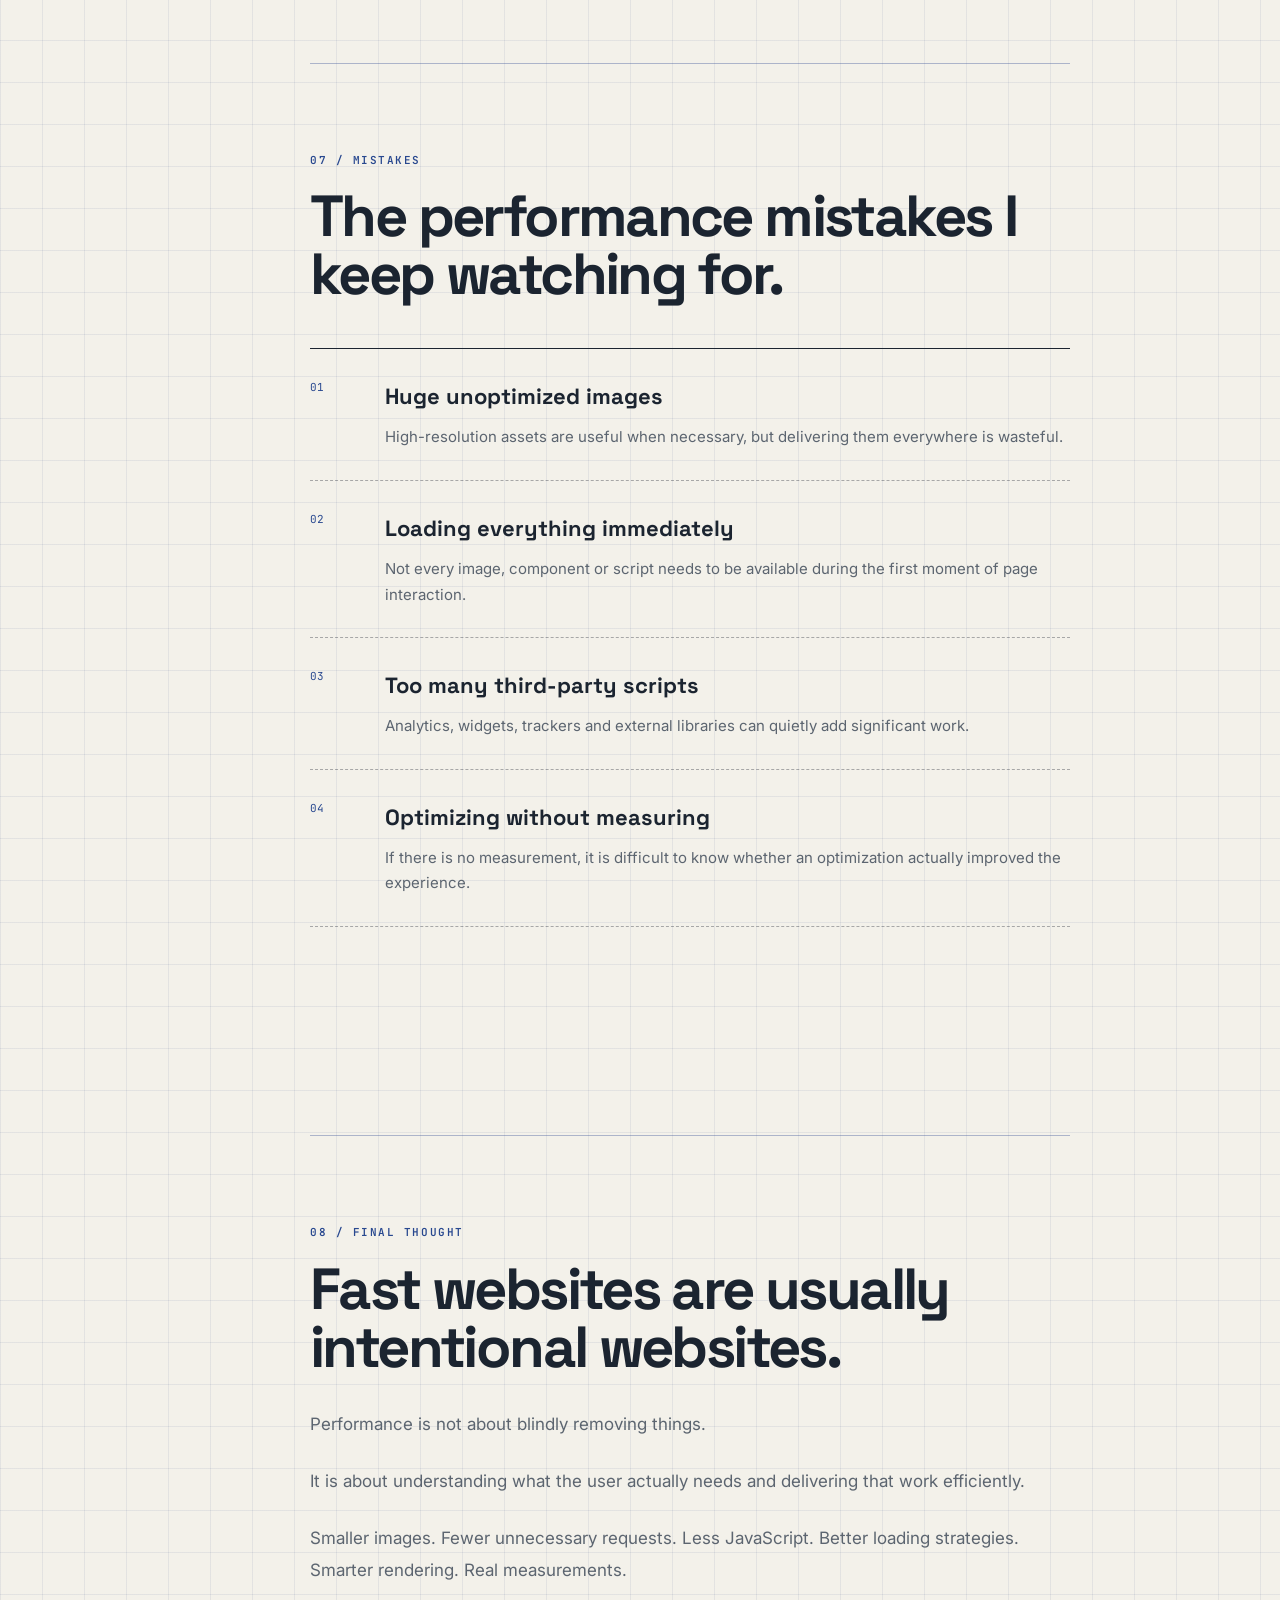
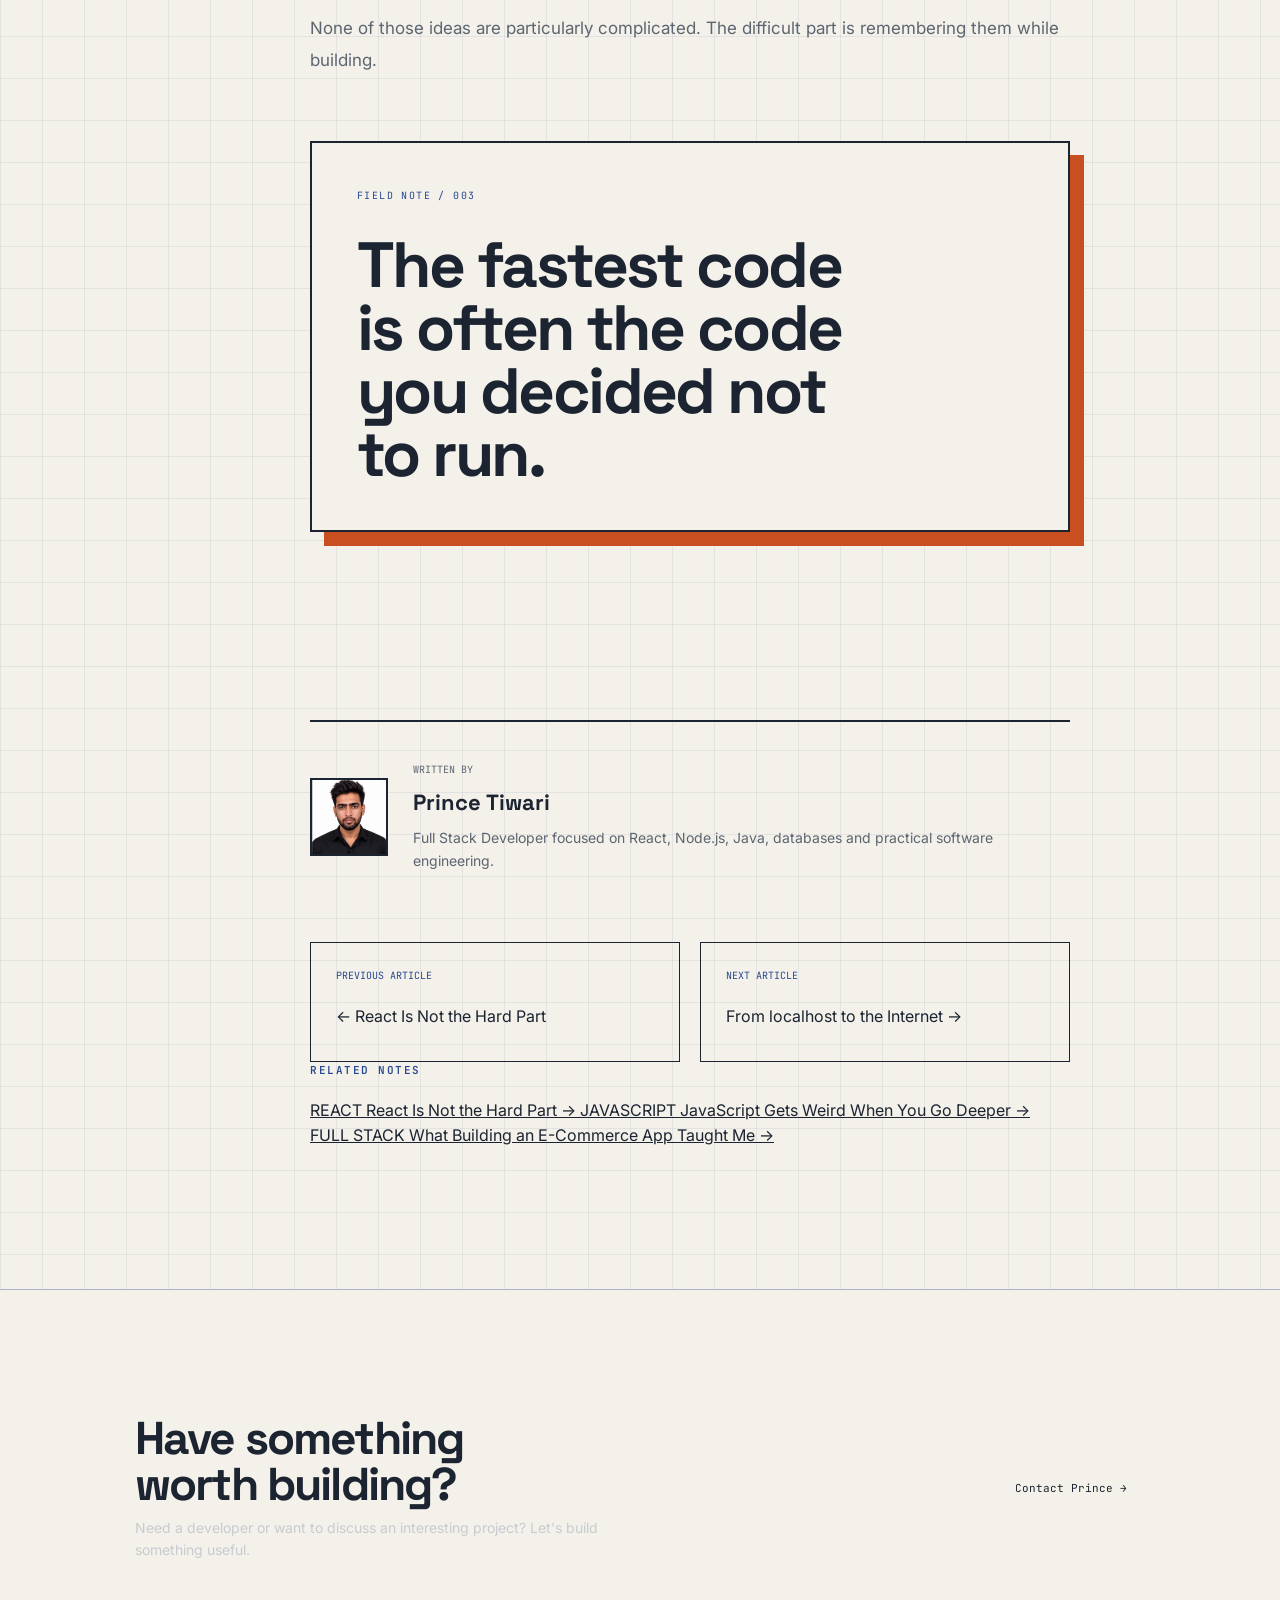
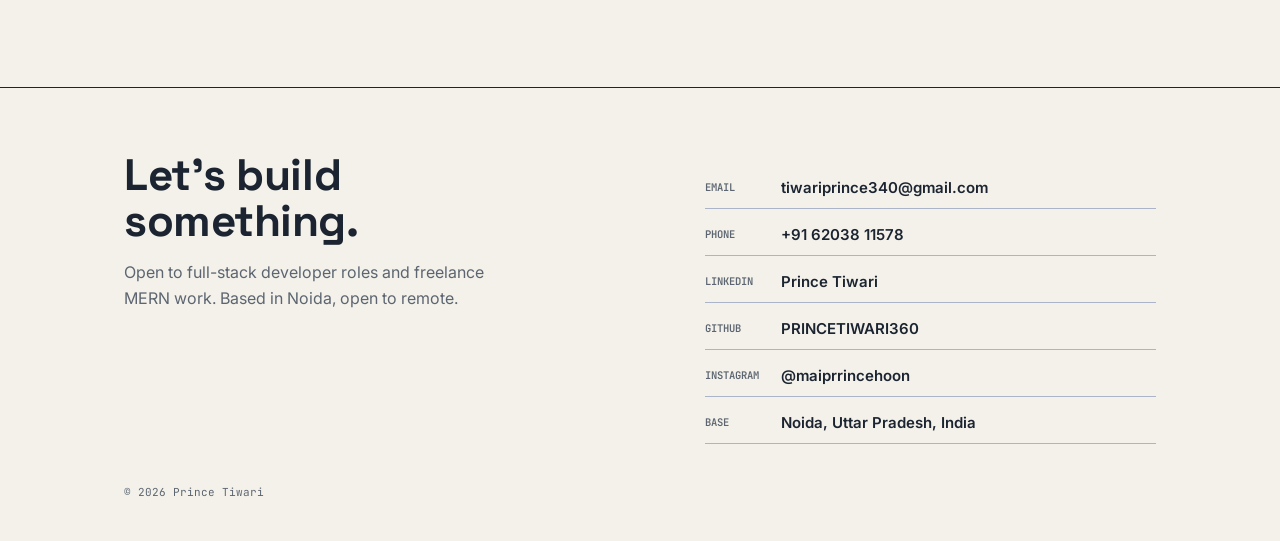
<file: blog-performance.html>
<!DOCTYPE html>
<html lang="en">

<head>
  <meta charset="UTF-8">
  <meta name="viewport" content="width=device-width, initial-scale=1.0">

  <title>Your Website Isn't Slow. Your Decisions Are. | Prince Tiwari</title>

  <meta name="description" content="A practical guide to web performance covering images, JavaScript, network requests, rendering, caching and the small development decisions that make websites slow.">

  <meta name="keywords" content="Web Performance, Website Speed, Frontend Performance, JavaScript Performance, React Performance, Web Optimization, Core Web Vitals, Prince Tiwari">

  <meta name="author" content="Prince Tiwari">
  <meta name="robots" content="index, follow, max-image-preview:large">
  <meta name="language" content="English">
  <meta name="theme-color" content="#F3F1EA">

  <link rel="canonical" href="https://princetiwari.in/blog-performance.html">

  <meta property="og:type" content="article">
  <meta property="og:site_name" content="Prince Tiwari">
  <meta property="og:title" content="Your Website Isn't Slow. Your Decisions Are.">
  <meta property="og:description" content="Why websites become slow and how images, JavaScript, network requests and rendering decisions affect performance.">
  <meta property="og:url" content="https://princetiwari.in/blog-performance.html">
  <meta property="og:image" content="https://princetiwari.in/profile.jpg">

  <meta name="twitter:card" content="summary_large_image">
  <meta name="twitter:title" content="Your Website Isn't Slow. Your Decisions Are.">
  <meta name="twitter:description" content="A practical breakdown of frontend performance and website optimization.">
  <meta name="twitter:image" content="https://princetiwari.in/profile.jpg">

  <link rel="preconnect" href="https://fonts.googleapis.com">
  <link rel="preconnect" href="https://fonts.gstatic.com" crossorigin>

  <link href="https://fonts.googleapis.com/css2?family=Space+Grotesk:wght@500;600;700&family=Inter:wght@400;500;600&family=JetBrains+Mono:wght@400;500;600&display=swap" rel="stylesheet">

  <link rel="stylesheet" href="css/style.css">
  <link rel="stylesheet" href="css/blog.css">
  <link rel="stylesheet" href="css/blogRead.css">

  <link rel="icon" type="image/png" href="Pfavicon.png">

  <script type="application/ld+json">
  {
    "@context": "https://schema.org",
    "@type": "TechArticle",
    "headline": "Your Website Isn't Slow. Your Decisions Are.",
    "description": "A practical guide to website performance covering images, JavaScript, network requests, rendering and optimization.",
    "image": "https://princetiwari.in/profile.jpg",
    "author": {
      "@type": "Person",
      "name": "Prince Tiwari",
      "url": "https://princetiwari.in/"
    },
    "publisher": {
      "@type": "Person",
      "name": "Prince Tiwari"
    },
    "datePublished": "2026-08-24",
    "dateModified": "2026-08-24",
    "articleSection": "Web Performance",
    "wordCount": 1200,
    "mainEntityOfPage": {
      "@type": "WebPage",
      "@id": "https://princetiwari.in/blog-performance.html"
    },
    "keywords": [
      "Web Performance",
      "JavaScript Performance",
      "React Performance",
      "Website Speed",
      "Frontend Optimization",
      "Core Web Vitals"
    ]
  }
  </script>

  <script type="application/ld+json">
  {
    "@context": "https://schema.org",
    "@type": "BreadcrumbList",
    "itemListElement": [
      {
        "@type": "ListItem",
        "position": 1,
        "name": "Home",
        "item": "https://princetiwari.in/"
      },
      {
        "@type": "ListItem",
        "position": 2,
        "name": "Blog",
        "item": "https://princetiwari.in/blog.html"
      },
      {
        "@type": "ListItem",
        "position": 3,
        "name": "Your Website Isn't Slow. Your Decisions Are.",
        "item": "https://princetiwari.in/blog-performance.html"
      }
    ]
  }
  </script>
</head>

<body class="article-page">

<header class="site">
  <div class="nav">

    <a class="brand" href="index.html">
      <span class="badge">
        <img src="Profile.webp" alt="Prince Tiwari">
      </span>
      PRINCE TIWARI
    </a>

    <button
      class="nav-toggle"
      id="navToggle"
      aria-label="Toggle navigation"
      aria-expanded="false"
    >
      <span></span>
      <span></span>
      <span></span>
    </button>

    <nav class="links" id="navLinks" aria-label="Primary navigation">
      <a href="about.html">About</a>
      <a href="stack.html">Stack</a>
      <a href="projects.html">Projects</a>
      <a href="education.html">Education</a>
      <a href="blog.html">Blog</a>
      <a href="contact.html">Contact</a>
    </nav>

  </div>
</header>


<main>

  <section class="article-hero">

    <div class="article-wrap">

      <a class="article-back" href="blog.html">
        ← Back to engineering journal
      </a>

      <div class="article-label">
        CASE FILE / 03 · PERFORMANCE
      </div>

      <h1>
        Your Website Isn't Slow.
        <span>Your Decisions Are.</span>
      </h1>

      <p class="article-lead">
        A website rarely becomes slow because of one dramatic mistake.
        More often, performance disappears through dozens of small
        decisions that nobody notices individually.
      </p>

      <div class="article-meta">

        <div>
          <span>AUTHOR</span>
          <strong>Prince Tiwari</strong>
        </div>

        <div>
          <span>PUBLISHED</span>
          <strong>24 Aug 2026</strong>
        </div>

        <div>
          <span>READ TIME</span>
          <strong>7 min</strong>
        </div>

        <div>
          <span>FIELD</span>
          <strong>Web Performance</strong>
        </div>

      </div>

    </div>

  </section>


  <section class="article-body-section">

    <div class="article-layout">

      <aside class="article-sidebar">

        <div class="article-index">

          <span class="article-index-title">
            ON THIS PAGE
          </span>

          <a href="#problem">01 — The problem</a>
          <a href="#images">02 — Images</a>
          <a href="#javascript">03 — JavaScript</a>
          <a href="#network">04 — Network</a>
          <a href="#rendering">05 — Rendering</a>
          <a href="#measurement">06 — Measurement</a>
          <a href="#mistakes">07 — Mistakes</a>
          <a href="#final">08 — Final thought</a>

        </div>

      </aside>


      <article class="article-content">

        <p class="article-opening">
          Performance is not a feature you add at the end.
          It is a result of hundreds of decisions made while building.
        </p>

        <p>
          Developers often notice performance only after a website starts
          feeling slow.
        </p>

        <p>
          The page takes too long to appear. Images pop in late.
          Buttons feel unresponsive. Mobile users wait while desktop users
          wonder what the problem is.
        </p>

        <p>
          Then someone says:
        </p>

        <div class="article-highlight">

          <span>
            THE USUAL QUESTION
          </span>

          <strong>
            “How do we make this website faster?”
          </strong>

        </div>

        <p>
          A better question is:
        </p>

        <div class="article-note">

          <span class="note-label">
            FIELD NOTE 003
          </span>

          <p>
            What are we asking the browser to do that it does not actually
            need to do?
          </p>

        </div>


        <section id="problem" class="article-section">

          <span class="article-section-number">
            01 / THE PROBLEM
          </span>

          <h2>
            Speed is the sum of many small decisions.
          </h2>

          <p>
            A page can be slowed down by large images, unnecessary JavaScript,
            excessive network requests, inefficient rendering, third-party
            scripts and poorly planned data fetching.
          </p>

          <p>
            None of these necessarily looks disastrous in isolation.
          </p>

          <p>
            Together, they become expensive.
          </p>

          <div class="code-block">

            <div class="code-head">
              <span>THE REQUEST CHAIN</span>
              <span>BROWSER</span>
            </div>

            <pre><code>HTML
 ↓
CSS
 ↓
JavaScript
 ↓
API Requests
 ↓
Images
 ↓
Fonts
 ↓
Third-party Scripts
 ↓
Page becomes usable</code></pre>

          </div>

          <p>
            The user does not care which request caused the delay.
            They simply experience the delay.
          </p>

        </section>


        <section id="images" class="article-section">

          <span class="article-section-number">
            02 / IMAGES
          </span>

          <h2>
            The biggest file on your page may be a picture.
          </h2>

          <p>
            Images are one of the easiest places to create unnecessary
            network cost.
          </p>

          <p>
            A photograph exported at several megabytes may look almost
            identical to a properly compressed version that is a fraction
            of the size.
          </p>

          <p>
            Modern formats such as WebP and AVIF can significantly reduce
            image transfer sizes when used appropriately.
          </p>

          <div class="code-block">

            <div class="code-head">
              <span>BETTER IMAGE LOADING</span>
              <span>HTML</span>
            </div>

            <pre><code>&lt;img
  src="profile.webp"
  alt="Prince Tiwari"
  width="600"
  height="600"
  loading="lazy"
&gt;</code></pre>

          </div>

          <p>
            There is another important idea here: do not send a huge image
            to a small display area.
          </p>

          <p>
            If the browser only needs a 400-pixel image, delivering a
            3000-pixel source creates unnecessary work.
          </p>

        </section>


        <section id="javascript" class="article-section">

          <span class="article-section-number">
            03 / JAVASCRIPT
          </span>

          <h2>
            JavaScript is powerful enough to become expensive.
          </h2>

          <p>
            JavaScript can make an interface interactive, dynamic and useful.
            It can also become one of the most expensive parts of a page.
          </p>

          <p>
            Every script has to be downloaded, parsed and executed.
            Large bundles can therefore affect both network performance and
            CPU time.
          </p>

          <div class="code-block">

            <div class="code-head">
              <span>THINK BEFORE LOADING</span>
              <span>JAVASCRIPT</span>
            </div>

            <pre><code>Do I need this script?

Does it run on every page?

Can it load later?

Can this interaction work
without JavaScript?</code></pre>

          </div>

          <p>
            The goal is not to remove JavaScript.
            The goal is to avoid asking the browser to execute work that
            provides little value to the user.
          </p>

        </section>


        <section id="network" class="article-section">

          <span class="article-section-number">
            04 / NETWORK
          </span>

          <h2>
            Every request has a price.
          </h2>

          <p>
            A page that makes dozens of unnecessary requests creates
            additional network overhead.
          </p>

          <p>
            This becomes especially noticeable on mobile networks where
            latency can matter as much as download size.
          </p>

          <div class="architecture-diagram">

            <div>
              <span>01</span>
              <strong>REQUEST</strong>
              <small>Browser asks</small>
            </div>

            <div class="architecture-arrow">
              →
            </div>

            <div>
              <span>02</span>
              <strong>SERVER</strong>
              <small>Processes</small>
            </div>

            <div class="architecture-arrow">
              →
            </div>

            <div>
              <span>03</span>
              <strong>RESPONSE</strong>
              <small>Data returns</small>
            </div>

          </div>

          <p>
            Good performance often comes from reducing unnecessary work
            instead of making the existing work slightly faster.
          </p>

        </section>


        <section id="rendering" class="article-section">

          <span class="article-section-number">
            05 / RENDERING
          </span>

          <h2>
            The browser has work to do after downloading everything.
          </h2>

          <p>
            Downloading HTML, CSS and JavaScript is not the end of the story.
            The browser still has to parse the resources, calculate styles,
            build the page and paint pixels.
          </p>

          <p>
            This is why a small file size does not automatically guarantee
            a fast experience.
          </p>

          <p>
            Heavy animations, unnecessary DOM complexity and expensive
            JavaScript operations can still make an interface feel slow.
          </p>

          <div class="article-highlight">

            <span>
              THE REAL TARGET
            </span>

            <strong>
              Don't optimize for a smaller website.
              Optimize for a faster experience.
            </strong>

          </div>

        </section>


        <section id="measurement" class="article-section">

          <span class="article-section-number">
            06 / MEASUREMENT
          </span>

          <h2>
            Never optimize only by feeling.
          </h2>

          <p>
            A page can feel fast on your own laptop and perform very
            differently for someone on a slower device or network.
          </p>

          <p>
            That is why performance should be measured.
          </p>

          <div class="code-block">

            <div class="code-head">
              <span>MEASURE</span>
              <span>WORKFLOW</span>
            </div>

            <pre><code>1. Measure
2. Find the bottleneck
3. Change one thing
4. Measure again
5. Compare
6. Repeat</code></pre>

          </div>

          <p>
            This approach is much better than changing ten things at once
            and then guessing which change helped.
          </p>

        </section>


        <section id="mistakes" class="article-section">

          <span class="article-section-number">
            07 / MISTAKES
          </span>

          <h2>
            The performance mistakes I keep watching for.
          </h2>

          <div class="mistake-list">

            <div>
              <span>01</span>

              <strong>
                Huge unoptimized images
              </strong>

              <p>
                High-resolution assets are useful when necessary, but
                delivering them everywhere is wasteful.
              </p>
            </div>

            <div>
              <span>02</span>

              <strong>
                Loading everything immediately
              </strong>

              <p>
                Not every image, component or script needs to be available
                during the first moment of page interaction.
              </p>
            </div>

            <div>
              <span>03</span>

              <strong>
                Too many third-party scripts
              </strong>

              <p>
                Analytics, widgets, trackers and external libraries can
                quietly add significant work.
              </p>
            </div>

            <div>
              <span>04</span>

              <strong>
                Optimizing without measuring
              </strong>

              <p>
                If there is no measurement, it is difficult to know whether
                an optimization actually improved the experience.
              </p>
            </div>

          </div>

        </section>


        <section id="final" class="article-section">

          <span class="article-section-number">
            08 / FINAL THOUGHT
          </span>

          <h2>
            Fast websites are usually intentional websites.
          </h2>

          <p>
            Performance is not about blindly removing things.
          </p>

          <p>
            It is about understanding what the user actually needs and
            delivering that work efficiently.
          </p>

          <p>
            Smaller images.
            Fewer unnecessary requests.
            Less JavaScript.
            Better loading strategies.
            Smarter rendering.
            Real measurements.
          </p>

          <p>
            None of those ideas are particularly complicated.
            The difficult part is remembering them while building.
          </p>

          <div class="final-statement">

            <span>
              FIELD NOTE / 003
            </span>

            <strong>
              The fastest code<br>
              is often the code<br>
              you decided not<br>
              to run.
            </strong>

          </div>

        </section>


        <div class="article-author">

          <div class="author-avatar">
            <img src="Profile.webp" alt="Prince Tiwari">
          </div>

          <div>

            <span>
              WRITTEN BY
            </span>

            <strong>
              Prince Tiwari
            </strong>

            <p>
              Full Stack Developer focused on React, Node.js, Java,
              databases and practical software engineering.
            </p>

          </div>

        </div>


        <div class="article-navigation">

          <a href="blog-react.html">

            <span>
              PREVIOUS ARTICLE
            </span>

            ← React Is Not the Hard Part

          </a>

          <a href="blog-deployment.html">

            <span>
              NEXT ARTICLE
            </span>

            From localhost to the Internet →

          </a>

        </div>

        <div class="related-articles">

          <div class="article-section-number">
            RELATED NOTES
          </div>

          <div class="related-articles-grid">

            <a href="blog-react.html">

              <span>
                REACT
              </span>

              React Is Not the Hard Part →

            </a>

            <a href="blog-javascript.html">

              <span>
                JAVASCRIPT
              </span>

              JavaScript Gets Weird When You Go Deeper →

            </a>

            <a href="blogRead.html">

              <span>
                FULL STACK
              </span>

              What Building an E-Commerce App Taught Me →

            </a>

          </div>

        </div>

      </article>

    </div>

  </section>


  <section class="blog-section">

    <div class="blog-wrap">

      <div class="blog-cta blog-reveal">

        <div>

          <h2>
            Have something<br>
            worth building?
          </h2>

          <p>
            Need a developer or want to discuss an interesting project?
            Let's build something useful.
          </p>

        </div>

        <a class="blog-btn" href="contact.html">
          Contact Prince →
        </a>

      </div>

    </div>

  </section>

</main>


<footer>

  <div class="wrap">

    <div class="contact-grid">

      <div>

        <h2>
          Let's build
          <br>
          something.
        </h2>

        <p style="color:var(--ink-dim); margin-top:16px; max-width:40ch;">
          Open to full-stack developer roles and freelance MERN work.
          Based in Noida, open to remote.
        </p>

      </div>

      <div class="contact-list">

        <a href="mailto:tiwariprince340@gmail.com">
          <span class="k">Email</span>
          tiwariprince340@gmail.com
        </a>

        <a href="tel:+916203811578">
          <span class="k">Phone</span>
          +91 62038 11578
        </a>

        <a
          href="https://linkedin.com/in/princetiwariprincetiwari/"
          target="_blank"
          rel="noopener noreferrer"
        >
          <span class="k">LinkedIn</span>
          Prince Tiwari
        </a>

        <a
          href="https://github.com/PRINCETIWARI360"
          target="_blank"
          rel="noopener noreferrer"
        >
          <span class="k">GitHub</span>
          PRINCETIWARI360
        </a>

        <a
          href="https://instagram.com/maiprrincehoon"
          target="_blank"
          rel="noopener noreferrer"
        >
          <span class="k">Instagram</span>
          @maiprrincehoon
        </a>

        <a href="index.html">
          <span class="k">Base</span>
          Noida, Uttar Pradesh, India
        </a>

      </div>

    </div>

    <div class="fine">
      <span>
        © <span id="year"></span> Prince Tiwari
      </span>
    </div>

  </div>

</footer>
<script>
document.addEventListener('contextmenu', function (e) {
  e.preventDefault();
});

document.addEventListener('keydown', function (e) {
  if (
    e.key === 'F12' ||
    (e.ctrlKey && e.shiftKey && ['I', 'J', 'C'].includes(e.key.toUpperCase())) ||
    (e.metaKey && e.altKey && ['I', 'J', 'C'].includes(e.key.toUpperCase())) ||
    (e.ctrlKey && e.key.toUpperCase() === 'U') ||
    (e.metaKey && e.key.toUpperCase() === 'U')
  ) {
    e.preventDefault();
  }
});
</script>

<script src="js/main.js"></script>
<script src="js/blog.js"></script>
<script src="js/blogRead.js"></script>

</body>
</html>
</file>
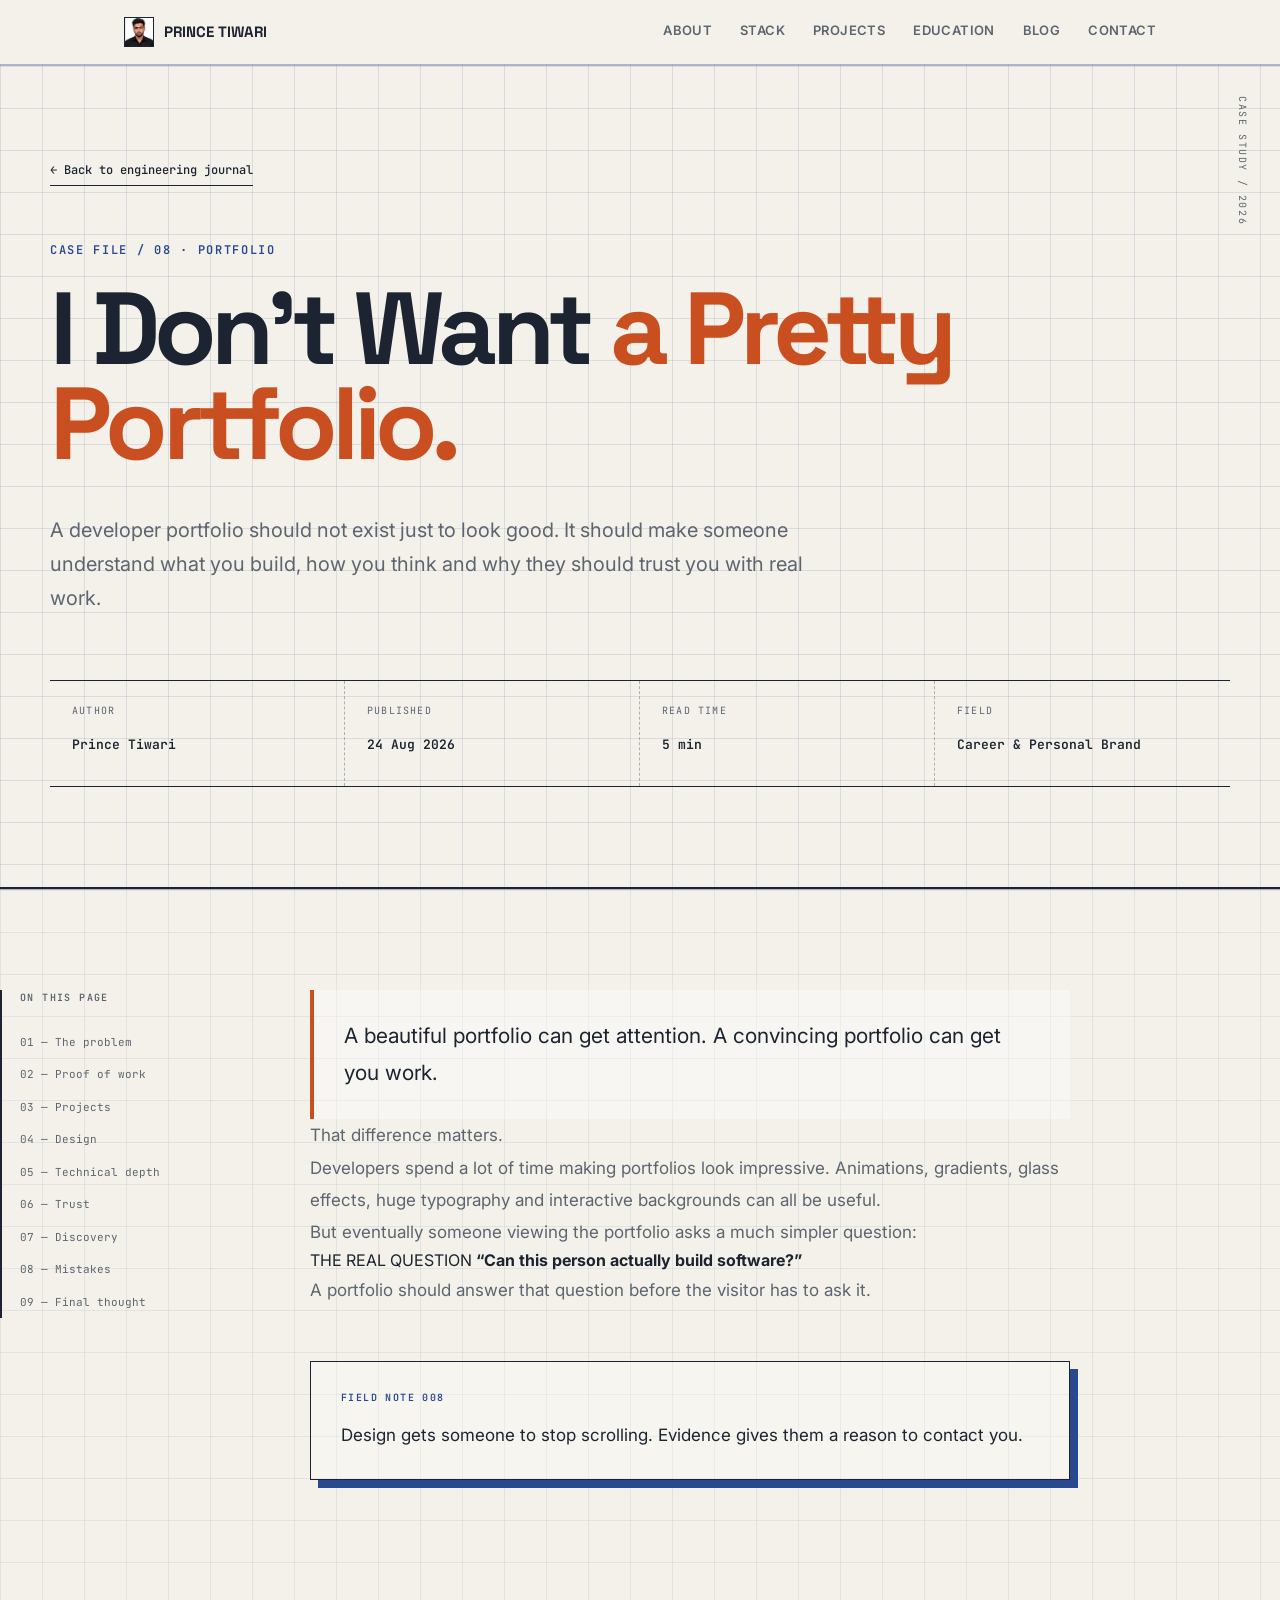
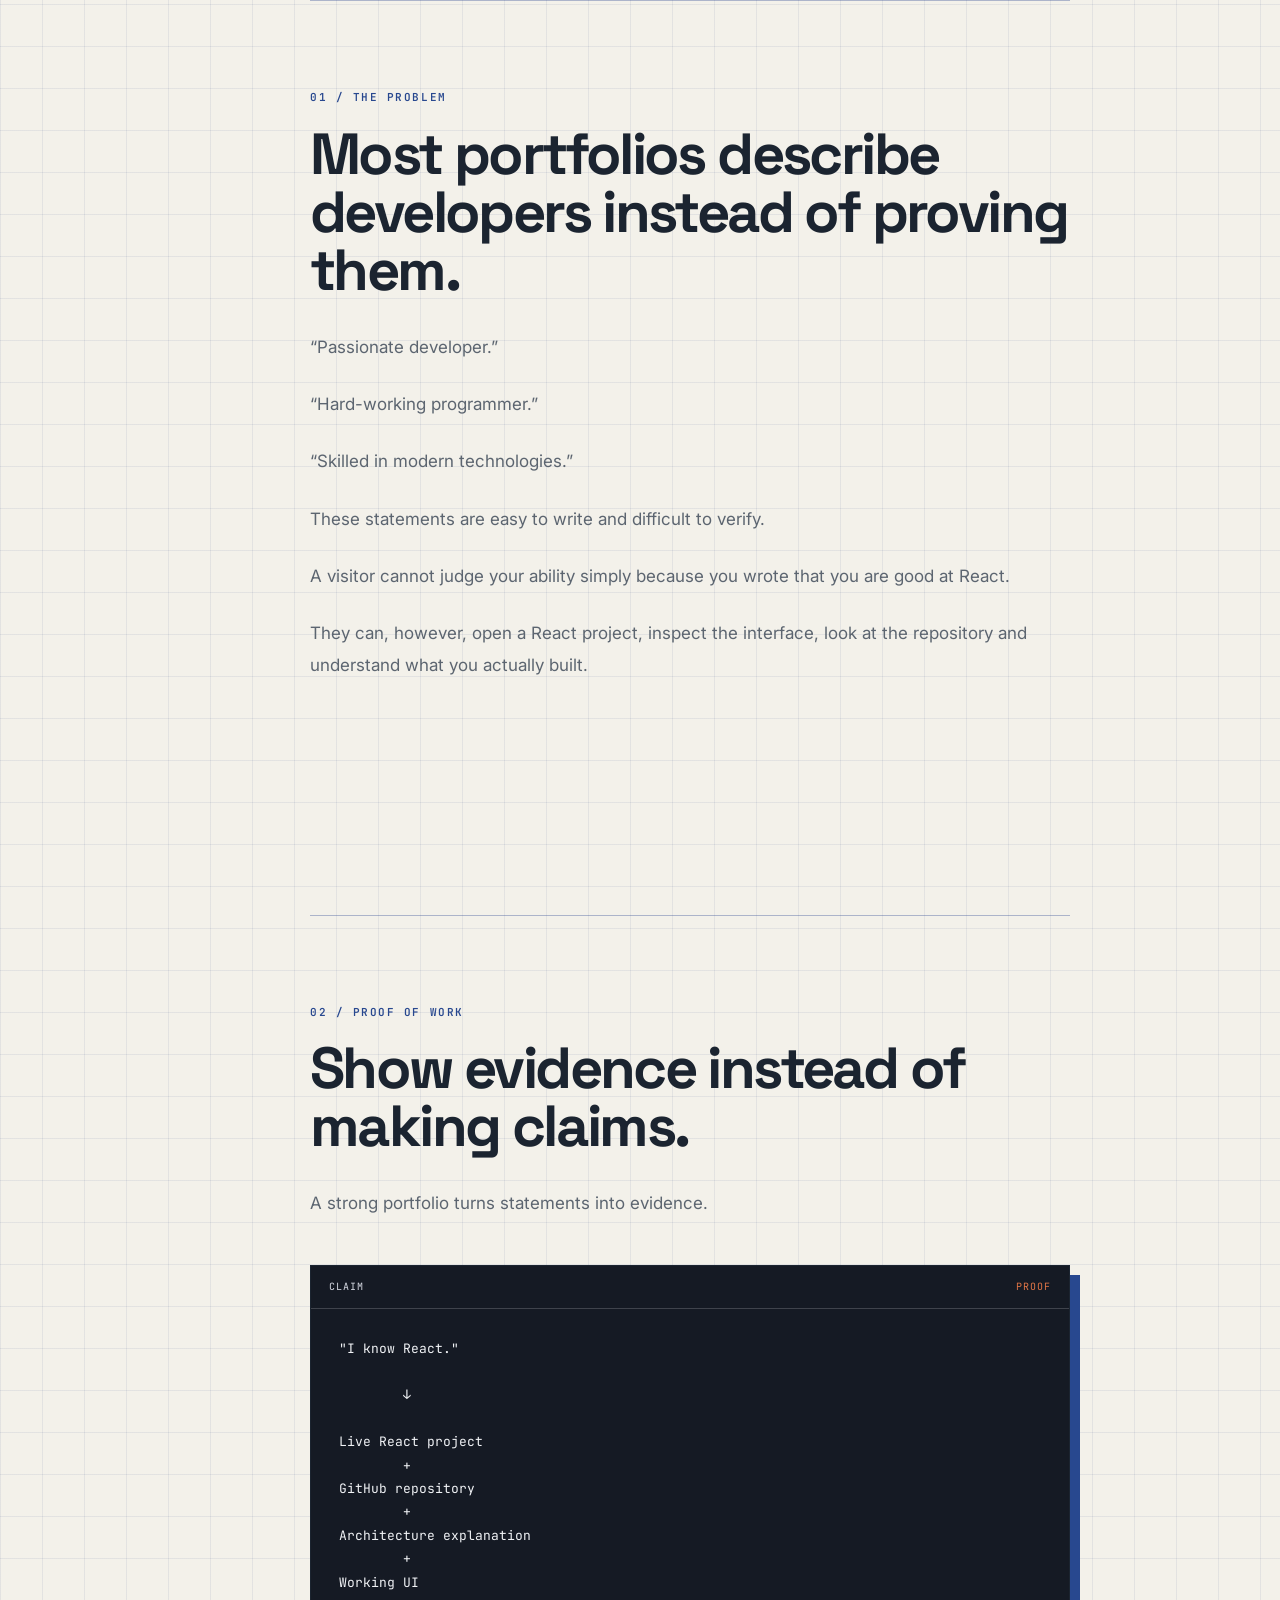
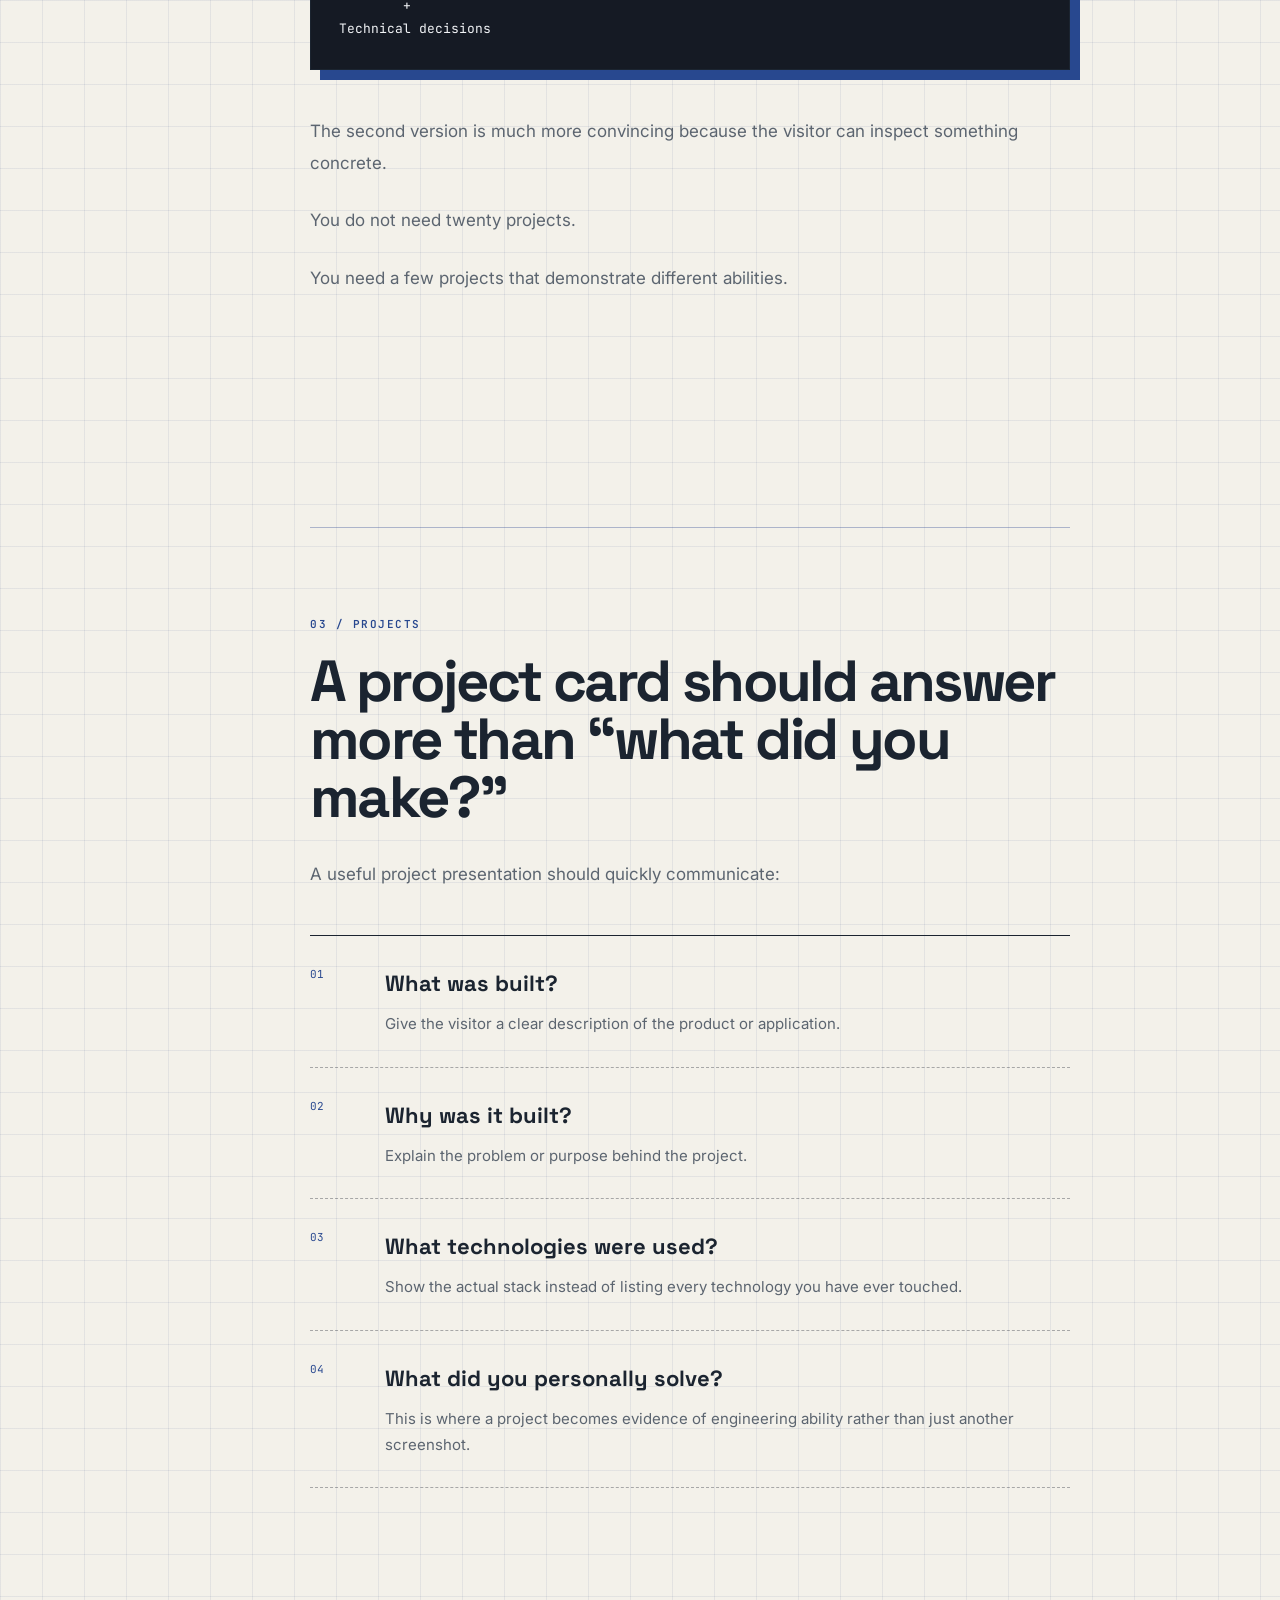
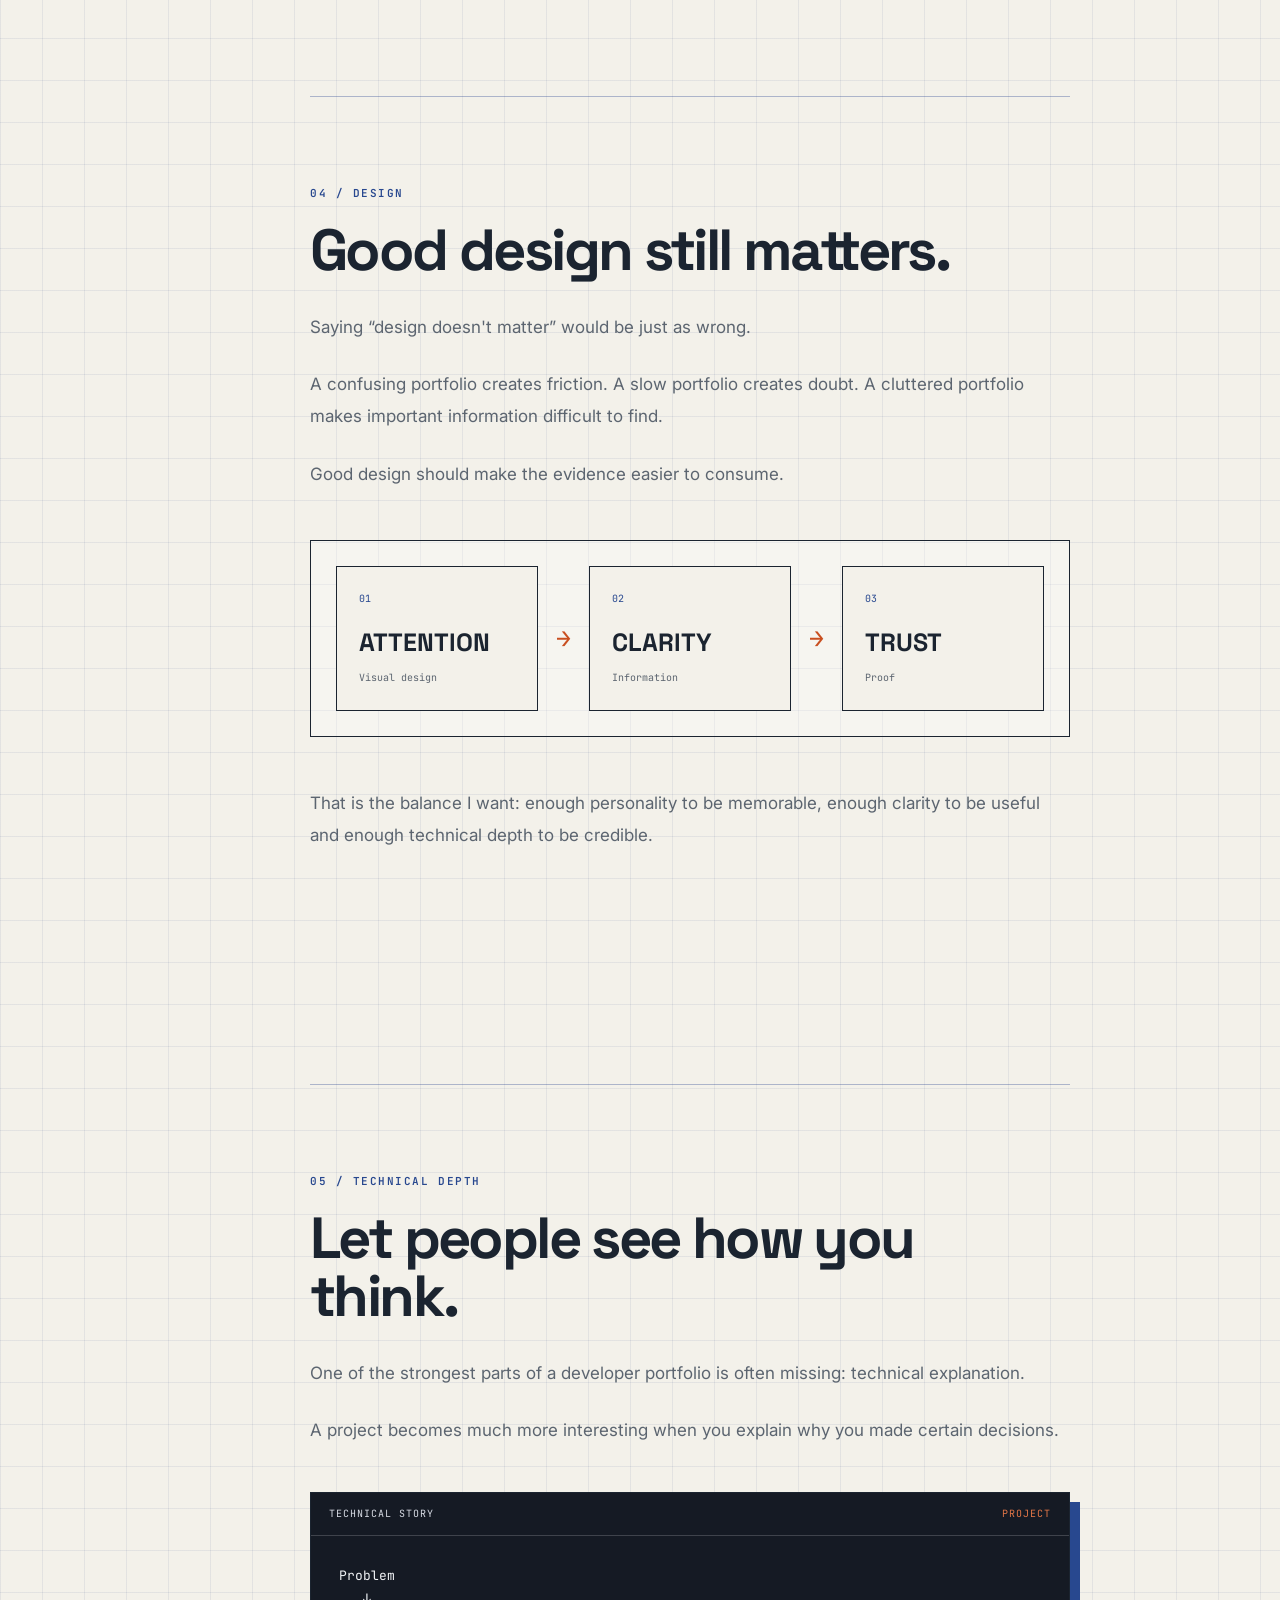
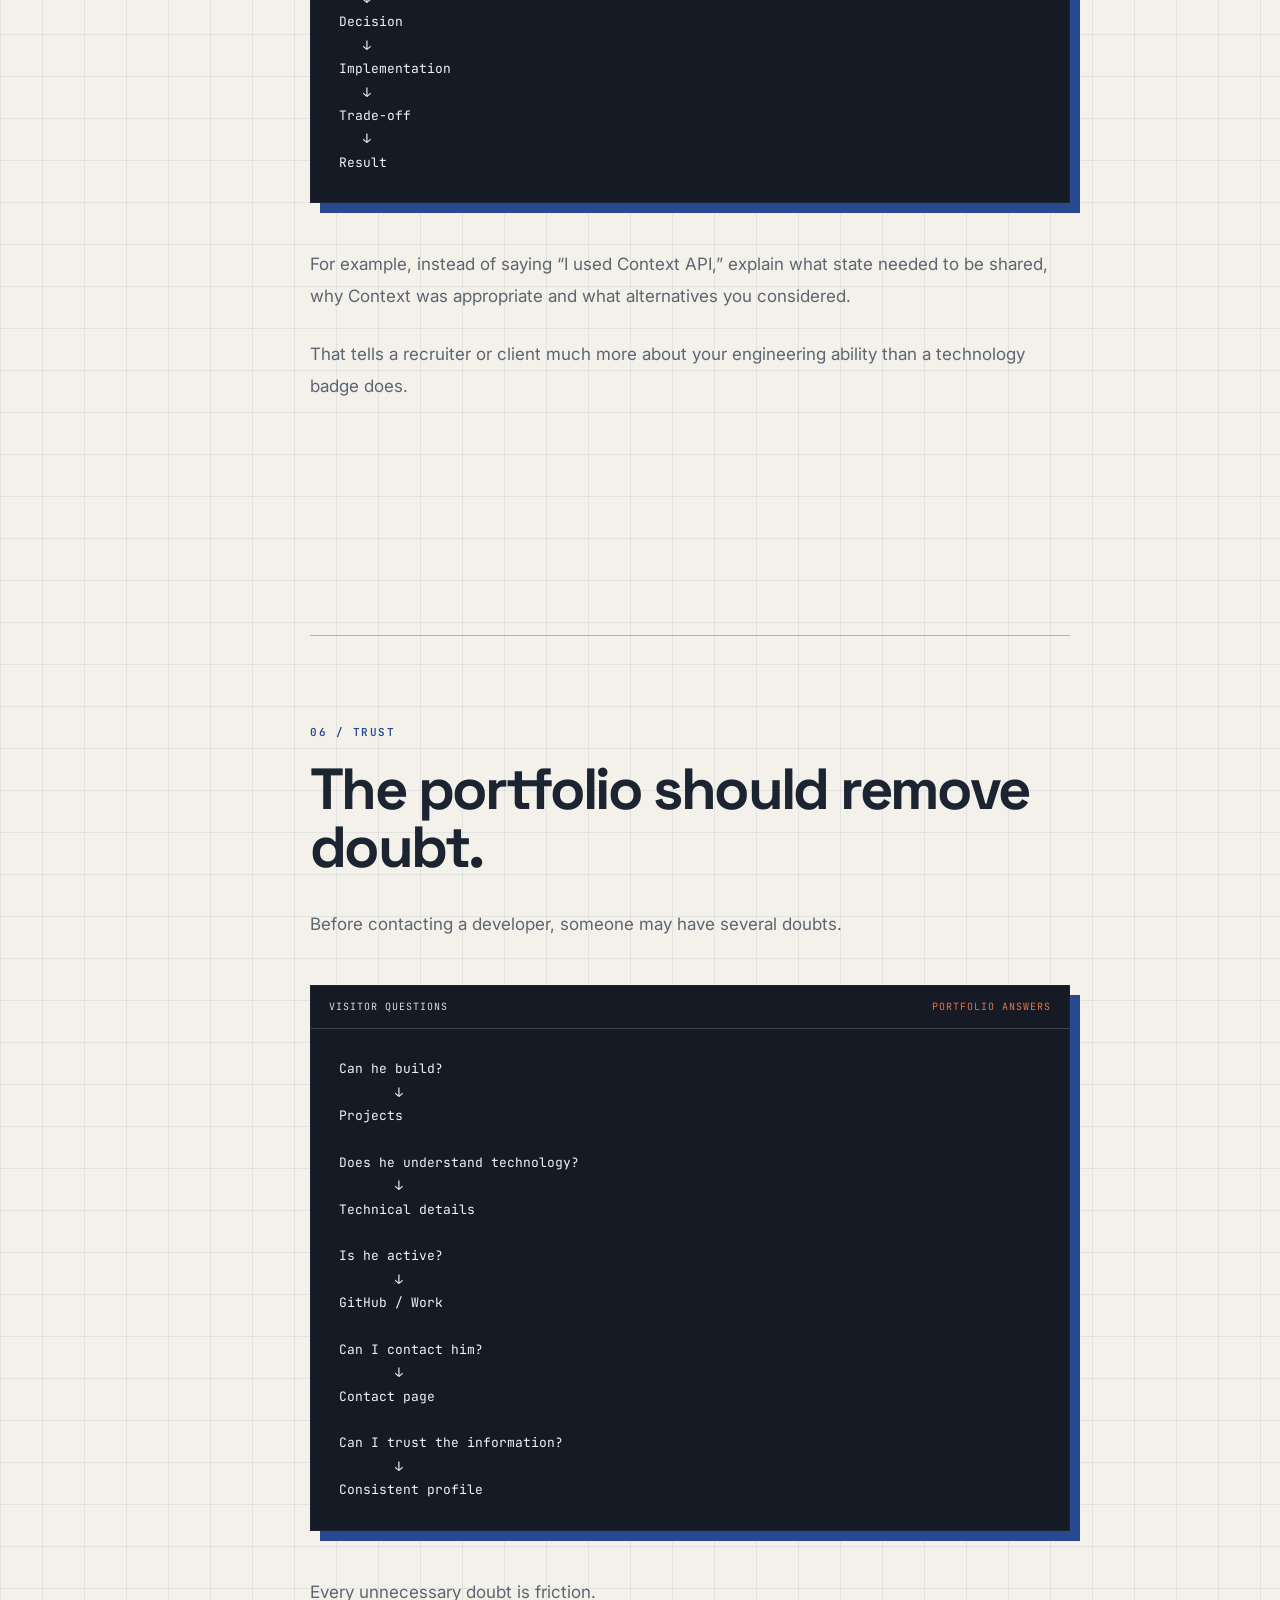
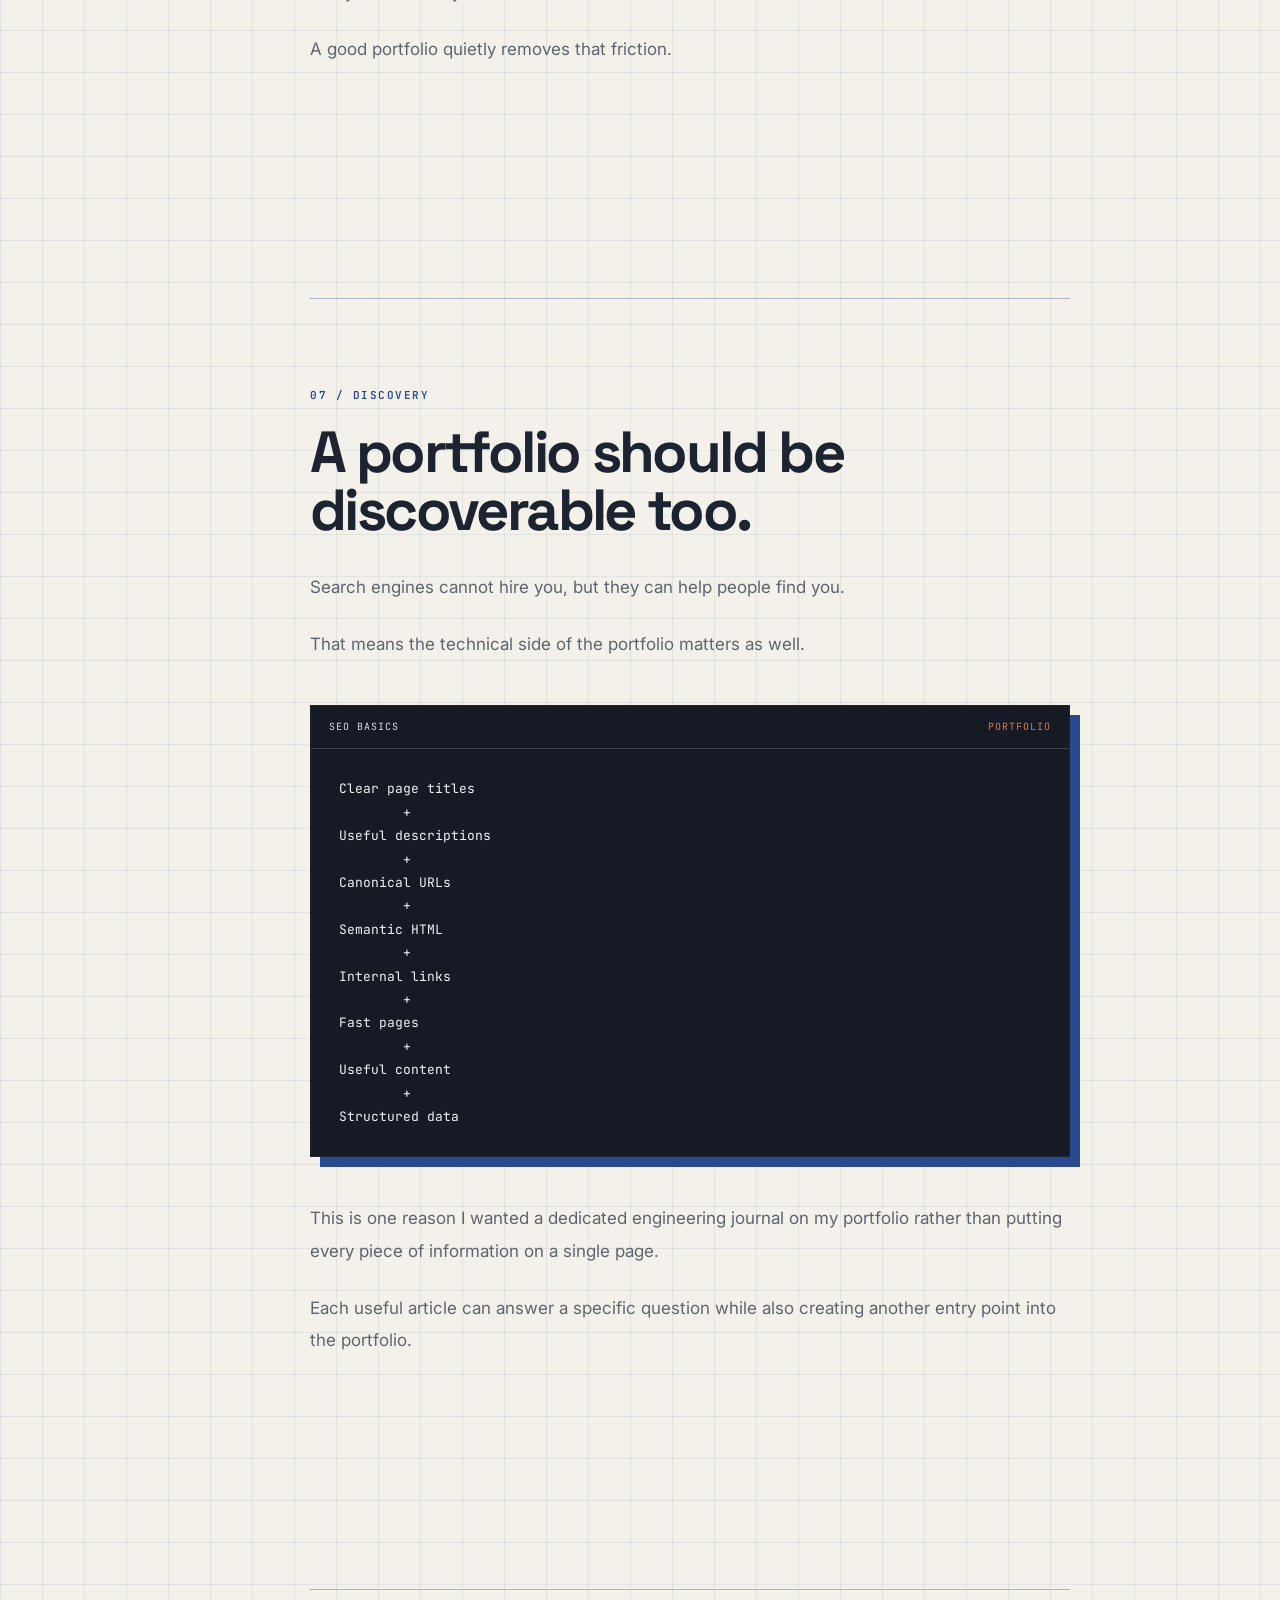
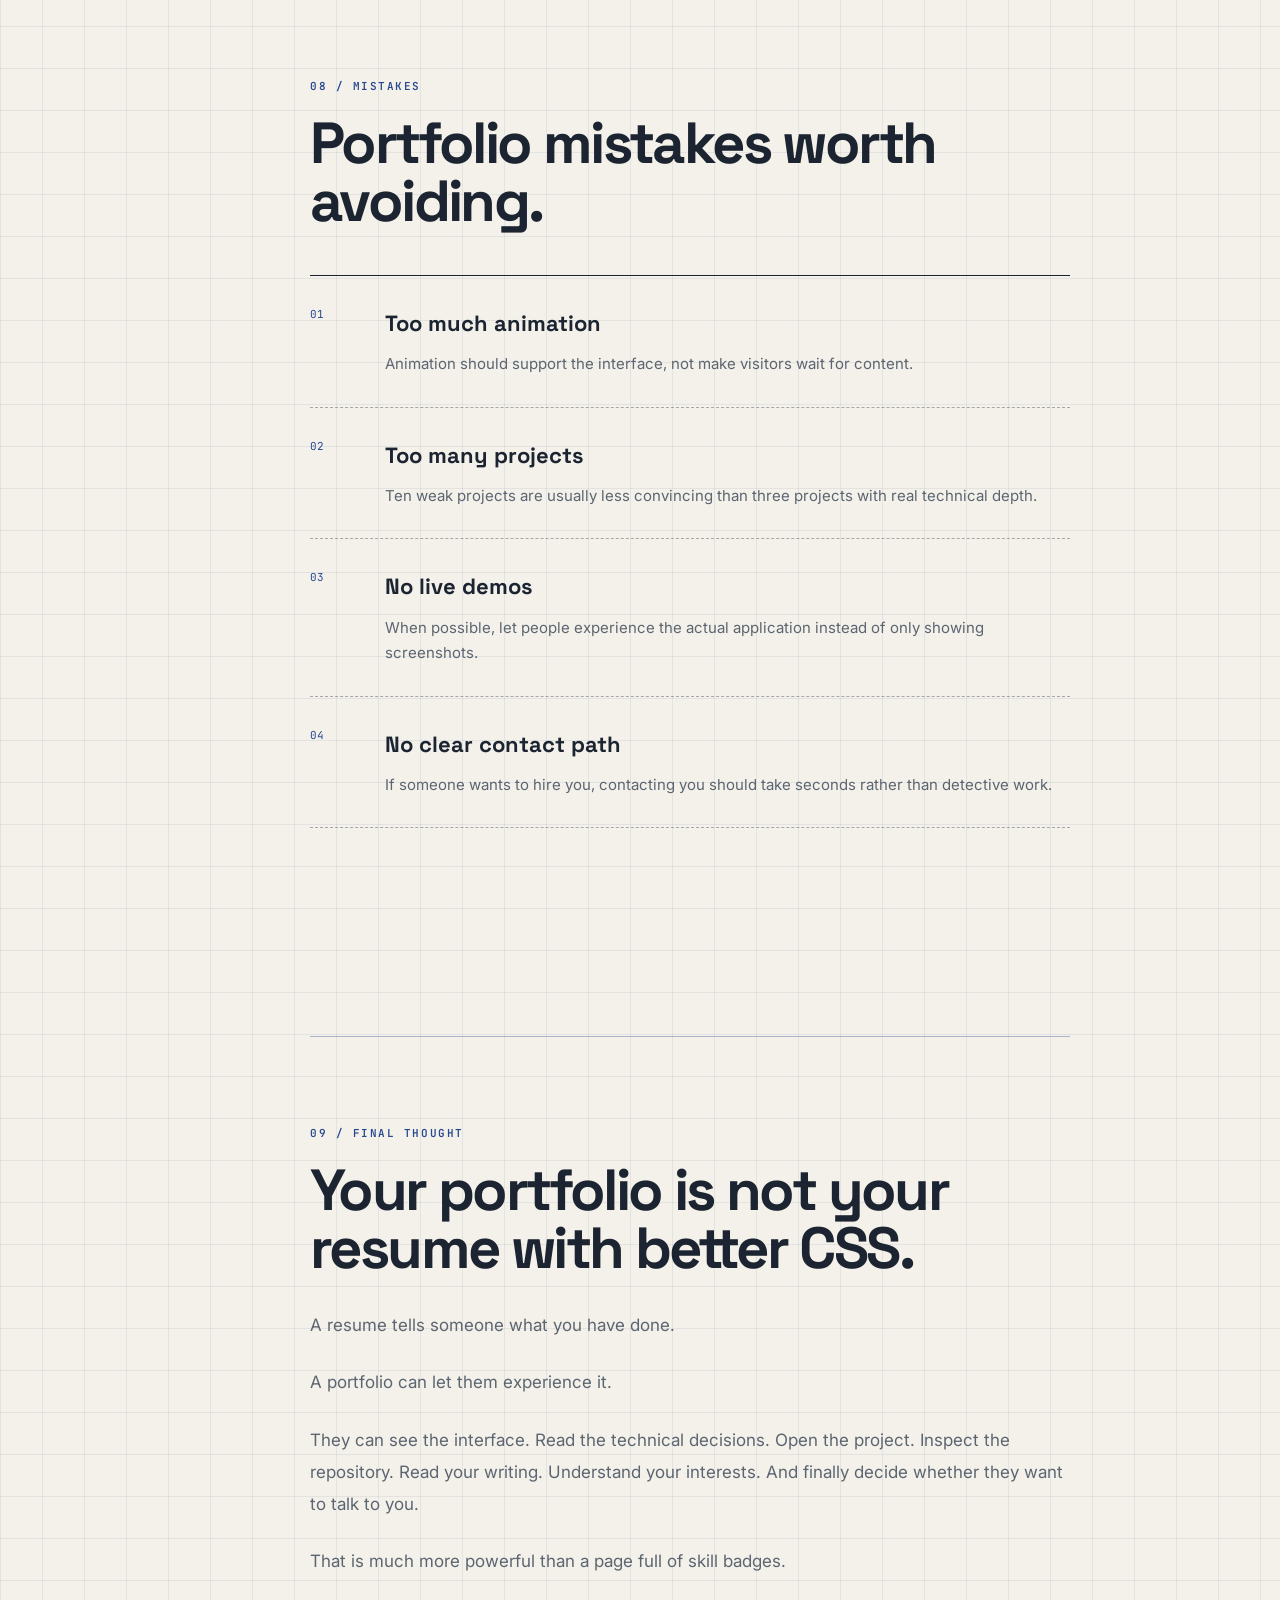
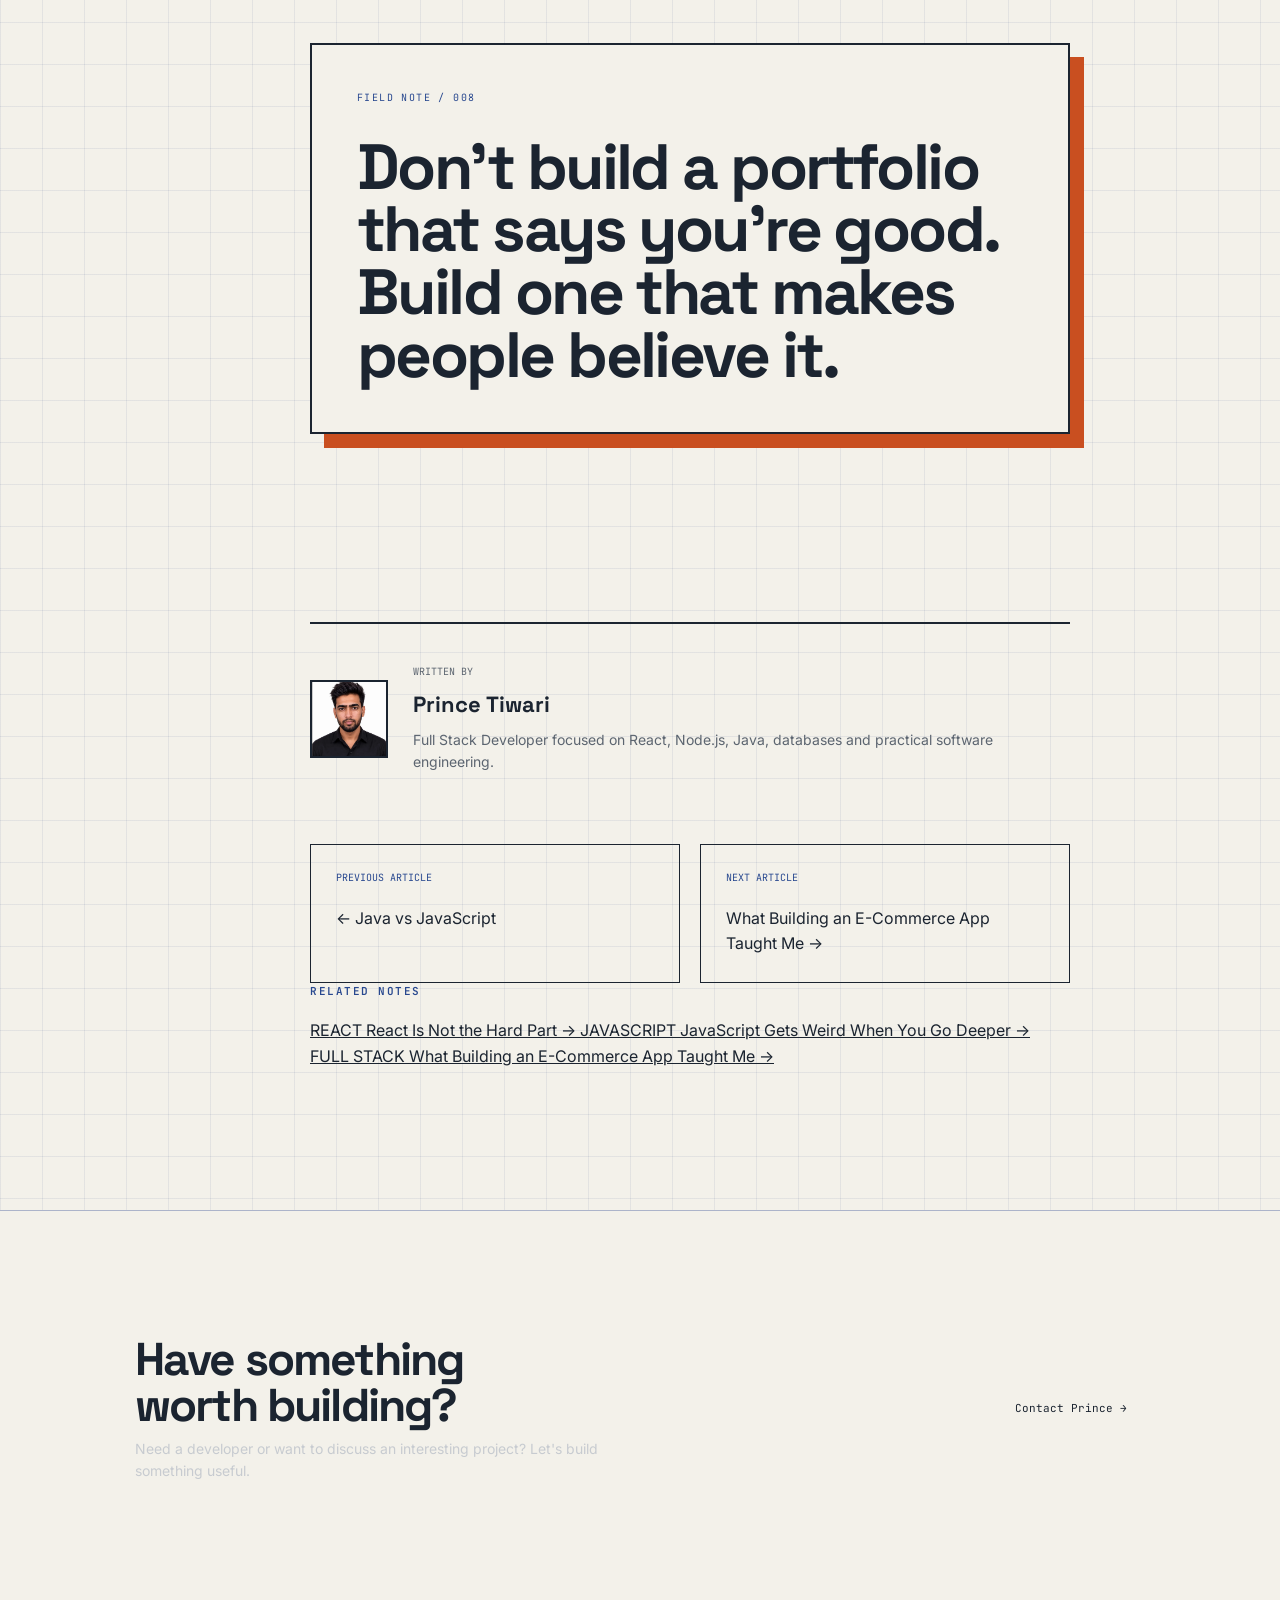
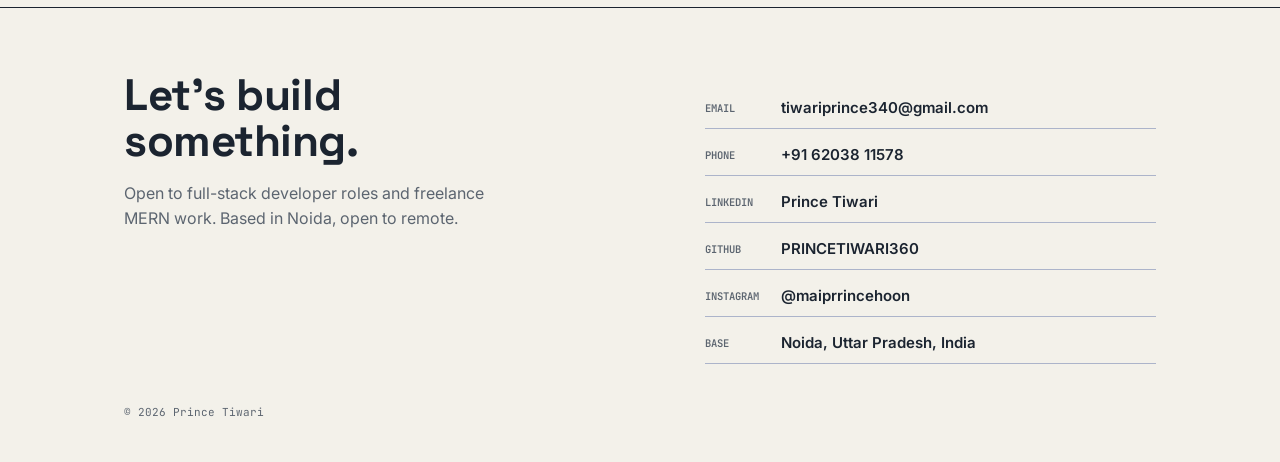
<file: blog-portfolio.html>
<!DOCTYPE html>
<html lang="en">

<head>
  <meta charset="UTF-8">
  <meta name="viewport" content="width=device-width, initial-scale=1.0">

  <title>I Don't Want a Pretty Portfolio | Prince Tiwari</title>

  <meta name="description" content="A developer portfolio should be more than a pretty website. Learn how projects, proof of work, technical details, performance, content and personal branding can turn a portfolio into a hiring asset.">

  <meta name="keywords" content="Developer Portfolio, Web Developer Portfolio, Full Stack Developer Portfolio, Personal Branding, Portfolio Website, Developer Career, React Portfolio, Java Developer, Freelance Developer, Prince Tiwari">

  <meta name="author" content="Prince Tiwari">
  <meta name="robots" content="index, follow, max-image-preview:large">
  <meta name="language" content="English">
  <meta name="theme-color" content="#F3F1EA">

  <link rel="canonical" href="https://princetiwari.in/blog-portfolio.html">

  <meta property="og:type" content="article">
  <meta property="og:site_name" content="Prince Tiwari">
  <meta property="og:title" content="I Don't Want a Pretty Portfolio">
  <meta property="og:description" content="A portfolio should do more than look impressive. It should give people evidence that you can actually build the things you claim.">
  <meta property="og:url" content="https://princetiwari.in/blog-portfolio.html">
  <meta property="og:image" content="https://princetiwari.in/profile.jpg">

  <meta name="twitter:card" content="summary_large_image">
  <meta name="twitter:title" content="I Don't Want a Pretty Portfolio">
  <meta name="twitter:description" content="Why a developer portfolio should focus on proof of work, clarity, technical depth and trust instead of visuals alone.">
  <meta name="twitter:image" content="https://princetiwari.in/profile.jpg">

  <link rel="preconnect" href="https://fonts.googleapis.com">
  <link rel="preconnect" href="https://fonts.gstatic.com" crossorigin>

  <link href="https://fonts.googleapis.com/css2?family=Space+Grotesk:wght@500;600;700&family=Inter:wght@400;500;600&family=JetBrains+Mono:wght@400;500;600&display=swap" rel="stylesheet">

  <link rel="stylesheet" href="css/style.css">
  <link rel="stylesheet" href="css/blog.css">
  <link rel="stylesheet" href="css/blogRead.css">

  <link rel="icon" type="image/png" href="Pfavicon.png">

  <script type="application/ld+json">
  {
    "@context": "https://schema.org",
    "@type": "TechArticle",
    "headline": "I Don't Want a Pretty Portfolio",
    "description": "A practical article about building developer portfolios around proof of work, technical credibility, personal branding and hiring.",
    "image": "https://princetiwari.in/profile.jpg",
    "author": {
      "@type": "Person",
      "name": "Prince Tiwari",
      "url": "https://princetiwari.in/"
    },
    "publisher": {
      "@type": "Person",
      "name": "Prince Tiwari"
    },
    "datePublished": "2026-08-24",
    "dateModified": "2026-08-24",
    "articleSection": "Career & Personal Brand",
    "wordCount": 1400,
    "mainEntityOfPage": {
      "@type": "WebPage",
      "@id": "https://princetiwari.in/blog-portfolio.html"
    },
    "keywords": [
      "Developer Portfolio",
      "Web Developer Portfolio",
      "Personal Branding",
      "Web Development",
      "Career",
      "Full Stack Development",
      "Portfolio Website",
      "Freelance Developer"
    ]
  }
  </script>

  <script type="application/ld+json">
  {
    "@context": "https://schema.org",
    "@type": "BreadcrumbList",
    "itemListElement": [
      {
        "@type": "ListItem",
        "position": 1,
        "name": "Home",
        "item": "https://princetiwari.in/"
      },
      {
        "@type": "ListItem",
        "position": 2,
        "name": "Blog",
        "item": "https://princetiwari.in/blog.html"
      },
      {
        "@type": "ListItem",
        "position": 3,
        "name": "I Don't Want a Pretty Portfolio",
        "item": "https://princetiwari.in/blog-portfolio.html"
      }
    ]
  }
  </script>
</head>

<body class="article-page">

<header class="site">
  <div class="nav">

    <a class="brand" href="index.html">
      <span class="badge">
        <img src="Profile.webp" alt="Prince Tiwari">
      </span>
      PRINCE TIWARI
    </a>

    <button
      class="nav-toggle"
      id="navToggle"
      aria-label="Toggle navigation"
      aria-expanded="false"
    >
      <span></span>
      <span></span>
      <span></span>
    </button>

    <nav class="links" id="navLinks" aria-label="Primary navigation">
      <a href="about.html">About</a>
      <a href="stack.html">Stack</a>
      <a href="projects.html">Projects</a>
      <a href="education.html">Education</a>
      <a href="blog.html">Blog</a>
      <a href="contact.html">Contact</a>
    </nav>

  </div>
</header>


<main>

  <section class="article-hero">

    <div class="article-wrap">

      <a class="article-back" href="blog.html">
        ← Back to engineering journal
      </a>

      <div class="article-label">
        CASE FILE / 08 · PORTFOLIO
      </div>

      <h1>
        I Don't Want
        <span>a Pretty Portfolio.</span>
      </h1>

      <p class="article-lead">
        A developer portfolio should not exist just to look good.
        It should make someone understand what you build, how you think
        and why they should trust you with real work.
      </p>

      <div class="article-meta">

        <div>
          <span>AUTHOR</span>
          <strong>Prince Tiwari</strong>
        </div>

        <div>
          <span>PUBLISHED</span>
          <strong>24 Aug 2026</strong>
        </div>

        <div>
          <span>READ TIME</span>
          <strong>5 min</strong>
        </div>

        <div>
          <span>FIELD</span>
          <strong>Career & Personal Brand</strong>
        </div>

      </div>

    </div>

  </section>


  <section class="article-body-section">

    <div class="article-layout">

      <aside class="article-sidebar">

        <div class="article-index">

          <span class="article-index-title">
            ON THIS PAGE
          </span>

          <a href="#problem">01 — The problem</a>
          <a href="#proof">02 — Proof of work</a>
          <a href="#projects">03 — Projects</a>
          <a href="#design">04 — Design</a>
          <a href="#technical">05 — Technical depth</a>
          <a href="#trust">06 — Trust</a>
          <a href="#seo">07 — Discovery</a>
          <a href="#mistakes">08 — Mistakes</a>
          <a href="#final">09 — Final thought</a>

        </div>

      </aside>


      <article class="article-content">

        <p class="article-opening">
          A beautiful portfolio can get attention.
          A convincing portfolio can get you work.
        </p>

        <p>
          That difference matters.
        </p>

        <p>
          Developers spend a lot of time making portfolios look impressive.
          Animations, gradients, glass effects, huge typography and
          interactive backgrounds can all be useful.
        </p>

        <p>
          But eventually someone viewing the portfolio asks a much simpler
          question:
        </p>

        <div class="article-highlight">

          <span>
            THE REAL QUESTION
          </span>

          <strong>
            “Can this person actually build software?”
          </strong>

        </div>

        <p>
          A portfolio should answer that question before the visitor has
          to ask it.
        </p>


        <div class="article-note">

          <span class="note-label">
            FIELD NOTE 008
          </span>

          <p>
            Design gets someone to stop scrolling.
            Evidence gives them a reason to contact you.
          </p>

        </div>


        <section id="problem" class="article-section">

          <span class="article-section-number">
            01 / THE PROBLEM
          </span>

          <h2>
            Most portfolios describe developers instead of proving them.
          </h2>

          <p>
            “Passionate developer.”
          </p>

          <p>
            “Hard-working programmer.”
          </p>

          <p>
            “Skilled in modern technologies.”
          </p>

          <p>
            These statements are easy to write and difficult to verify.
          </p>

          <p>
            A visitor cannot judge your ability simply because you wrote
            that you are good at React.
          </p>

          <p>
            They can, however, open a React project, inspect the interface,
            look at the repository and understand what you actually built.
          </p>

        </section>


        <section id="proof" class="article-section">

          <span class="article-section-number">
            02 / PROOF OF WORK
          </span>

          <h2>
            Show evidence instead of making claims.
          </h2>

          <p>
            A strong portfolio turns statements into evidence.
          </p>

          <div class="code-block">

            <div class="code-head">
              <span>CLAIM</span>
              <span>PROOF</span>
            </div>

            <pre><code>"I know React."

        ↓

Live React project
        +
GitHub repository
        +
Architecture explanation
        +
Working UI
        +
Technical decisions</code></pre>

          </div>

          <p>
            The second version is much more convincing because the visitor
            can inspect something concrete.
          </p>

          <p>
            You do not need twenty projects.
          </p>

          <p>
            You need a few projects that demonstrate different abilities.
          </p>

        </section>


        <section id="projects" class="article-section">

          <span class="article-section-number">
            03 / PROJECTS
          </span>

          <h2>
            A project card should answer more than “what did you make?”
          </h2>

          <p>
            A useful project presentation should quickly communicate:
          </p>

          <div class="mistake-list">

            <div>
              <span>01</span>

              <strong>
                What was built?
              </strong>

              <p>
                Give the visitor a clear description of the product or
                application.
              </p>
            </div>

            <div>
              <span>02</span>

              <strong>
                Why was it built?
              </strong>

              <p>
                Explain the problem or purpose behind the project.
              </p>
            </div>

            <div>
              <span>03</span>

              <strong>
                What technologies were used?
              </strong>

              <p>
                Show the actual stack instead of listing every technology
                you have ever touched.
              </p>
            </div>

            <div>
              <span>04</span>

              <strong>
                What did you personally solve?
              </strong>

              <p>
                This is where a project becomes evidence of engineering
                ability rather than just another screenshot.
              </p>
            </div>

          </div>

        </section>


        <section id="design" class="article-section">

          <span class="article-section-number">
            04 / DESIGN
          </span>

          <h2>
            Good design still matters.
          </h2>

          <p>
            Saying “design doesn't matter” would be just as wrong.
          </p>

          <p>
            A confusing portfolio creates friction.
            A slow portfolio creates doubt.
            A cluttered portfolio makes important information difficult
            to find.
          </p>

          <p>
            Good design should make the evidence easier to consume.
          </p>

          <div class="architecture-diagram">

            <div>
              <span>01</span>
              <strong>ATTENTION</strong>
              <small>Visual design</small>
            </div>

            <div class="architecture-arrow">
              →
            </div>

            <div>
              <span>02</span>
              <strong>CLARITY</strong>
              <small>Information</small>
            </div>

            <div class="architecture-arrow">
              →
            </div>

            <div>
              <span>03</span>
              <strong>TRUST</strong>
              <small>Proof</small>
            </div>

          </div>

          <p>
            That is the balance I want:
            enough personality to be memorable, enough clarity to be useful
            and enough technical depth to be credible.
          </p>

        </section>


        <section id="technical" class="article-section">

          <span class="article-section-number">
            05 / TECHNICAL DEPTH
          </span>

          <h2>
            Let people see how you think.
          </h2>

          <p>
            One of the strongest parts of a developer portfolio is often
            missing: technical explanation.
          </p>

          <p>
            A project becomes much more interesting when you explain why
            you made certain decisions.
          </p>

          <div class="code-block">

            <div class="code-head">
              <span>TECHNICAL STORY</span>
              <span>PROJECT</span>
            </div>

            <pre><code>Problem
   ↓
Decision
   ↓
Implementation
   ↓
Trade-off
   ↓
Result</code></pre>

          </div>

          <p>
            For example, instead of saying “I used Context API,” explain
            what state needed to be shared, why Context was appropriate
            and what alternatives you considered.
          </p>

          <p>
            That tells a recruiter or client much more about your engineering
            ability than a technology badge does.
          </p>

        </section>


        <section id="trust" class="article-section">

          <span class="article-section-number">
            06 / TRUST
          </span>

          <h2>
            The portfolio should remove doubt.
          </h2>

          <p>
            Before contacting a developer, someone may have several doubts.
          </p>

          <div class="code-block">

            <div class="code-head">
              <span>VISITOR QUESTIONS</span>
              <span>PORTFOLIO ANSWERS</span>
            </div>

            <pre><code>Can he build?
       ↓
Projects

Does he understand technology?
       ↓
Technical details

Is he active?
       ↓
GitHub / Work

Can I contact him?
       ↓
Contact page

Can I trust the information?
       ↓
Consistent profile</code></pre>

          </div>

          <p>
            Every unnecessary doubt is friction.
          </p>

          <p>
            A good portfolio quietly removes that friction.
          </p>

        </section>


        <section id="seo" class="article-section">

          <span class="article-section-number">
            07 / DISCOVERY
          </span>

          <h2>
            A portfolio should be discoverable too.
          </h2>

          <p>
            Search engines cannot hire you, but they can help people find you.
          </p>

          <p>
            That means the technical side of the portfolio matters as well.
          </p>

          <div class="code-block">

            <div class="code-head">
              <span>SEO BASICS</span>
              <span>PORTFOLIO</span>
            </div>

            <pre><code>Clear page titles
        +
Useful descriptions
        +
Canonical URLs
        +
Semantic HTML
        +
Internal links
        +
Fast pages
        +
Useful content
        +
Structured data</code></pre>

          </div>

          <p>
            This is one reason I wanted a dedicated engineering journal on
            my portfolio rather than putting every piece of information
            on a single page.
          </p>

          <p>
            Each useful article can answer a specific question while also
            creating another entry point into the portfolio.
          </p>

        </section>


        <section id="mistakes" class="article-section">

          <span class="article-section-number">
            08 / MISTAKES
          </span>

          <h2>
            Portfolio mistakes worth avoiding.
          </h2>

          <div class="mistake-list">

            <div>
              <span>01</span>

              <strong>
                Too much animation
              </strong>

              <p>
                Animation should support the interface, not make visitors
                wait for content.
              </p>
            </div>

            <div>
              <span>02</span>

              <strong>
                Too many projects
              </strong>

              <p>
                Ten weak projects are usually less convincing than three
                projects with real technical depth.
              </p>
            </div>

            <div>
              <span>03</span>

              <strong>
                No live demos
              </strong>

              <p>
                When possible, let people experience the actual application
                instead of only showing screenshots.
              </p>
            </div>

            <div>
              <span>04</span>

              <strong>
                No clear contact path
              </strong>

              <p>
                If someone wants to hire you, contacting you should take
                seconds rather than detective work.
              </p>
            </div>

          </div>

        </section>


        <section id="final" class="article-section">

          <span class="article-section-number">
            09 / FINAL THOUGHT
          </span>

          <h2>
            Your portfolio is not your resume with better CSS.
          </h2>

          <p>
            A resume tells someone what you have done.
          </p>

          <p>
            A portfolio can let them experience it.
          </p>

          <p>
            They can see the interface.
            Read the technical decisions.
            Open the project.
            Inspect the repository.
            Read your writing.
            Understand your interests.
            And finally decide whether they want to talk to you.
          </p>

          <p>
            That is much more powerful than a page full of skill badges.
          </p>

          <div class="final-statement">

            <span>
              FIELD NOTE / 008
            </span>

            <strong>
              Don't build a portfolio<br>
              that says you're good.<br>
              Build one that makes<br>
              people believe it.
            </strong>

          </div>

        </section>


        <div class="article-author">

          <div class="author-avatar">
            <img src="Profile.webp" alt="Prince Tiwari">
          </div>

          <div>

            <span>
              WRITTEN BY
            </span>

            <strong>
              Prince Tiwari
            </strong>

            <p>
              Full Stack Developer focused on React, Node.js, Java,
              databases and practical software engineering.
            </p>

          </div>

        </div>


        <div class="article-navigation">

          <a href="blog-java.html">

            <span>
              PREVIOUS ARTICLE
            </span>

            ← Java vs JavaScript

          </a>

          <a href="blogRead.html">

            <span>
              NEXT ARTICLE
            </span>

            What Building an E-Commerce App Taught Me →

          </a>

        </div>

        <div class="related-articles">

          <div class="article-section-number">
            RELATED NOTES
          </div>

          <div class="related-articles-grid">

            <a href="blog-react.html">
              <span>REACT</span>
              React Is Not the Hard Part →
            </a>

            <a href="blog-javascript.html">
              <span>JAVASCRIPT</span>
              JavaScript Gets Weird When You Go Deeper →
            </a>

            <a href="blogRead.html">
              <span>FULL STACK</span>
              What Building an E-Commerce App Taught Me →
            </a>

          </div>

        </div>

      </article>

    </div>

  </section>


  <section class="blog-section">

    <div class="blog-wrap">

      <div class="blog-cta blog-reveal">

        <div>

          <h2>
            Have something<br>
            worth building?
          </h2>

          <p>
            Need a developer or want to discuss an interesting project?
            Let's build something useful.
          </p>

        </div>

        <a class="blog-btn" href="contact.html">
          Contact Prince →
        </a>

      </div>

    </div>

  </section>

</main>


<footer>

  <div class="wrap">

    <div class="contact-grid">

      <div>

        <h2>
          Let's build
          <br>
          something.
        </h2>

        <p style="color:var(--ink-dim); margin-top:16px; max-width:40ch;">
          Open to full-stack developer roles and freelance MERN work.
          Based in Noida, open to remote.
        </p>

      </div>

      <div class="contact-list">

        <a href="mailto:tiwariprince340@gmail.com">
          <span class="k">Email</span>
          tiwariprince340@gmail.com
        </a>

        <a href="tel:+916203811578">
          <span class="k">Phone</span>
          +91 62038 11578
        </a>

        <a
          href="https://linkedin.com/in/princetiwariprincetiwari/"
          target="_blank"
          rel="noopener noreferrer"
        >
          <span class="k">LinkedIn</span>
          Prince Tiwari
        </a>

        <a
          href="https://github.com/PRINCETIWARI360"
          target="_blank"
          rel="noopener noreferrer"
        >
          <span class="k">GitHub</span>
          PRINCETIWARI360
        </a>

        <a
          href="https://instagram.com/maiprrincehoon"
          target="_blank"
          rel="noopener noreferrer"
        >
          <span class="k">Instagram</span>
          @maiprrincehoon
        </a>

        <a href="index.html">
          <span class="k">Base</span>
          Noida, Uttar Pradesh, India
        </a>

      </div>

    </div>

    <div class="fine">
      <span>
        © <span id="year"></span> Prince Tiwari
      </span>
    </div>

  </div>

</footer>

  <script>
document.addEventListener('contextmenu', function (e) {
  e.preventDefault();
});

document.addEventListener('keydown', function (e) {
  if (
    e.key === 'F12' ||
    (e.ctrlKey && e.shiftKey && ['I', 'J', 'C'].includes(e.key.toUpperCase())) ||
    (e.metaKey && e.altKey && ['I', 'J', 'C'].includes(e.key.toUpperCase())) ||
    (e.ctrlKey && e.key.toUpperCase() === 'U') ||
    (e.metaKey && e.key.toUpperCase() === 'U')
  ) {
    e.preventDefault();
  }
});
</script>


<script src="js/main.js"></script>
<script src="js/blog.js"></script>
<script src="js/blogRead.js"></script>

</body>
</html>
</file>
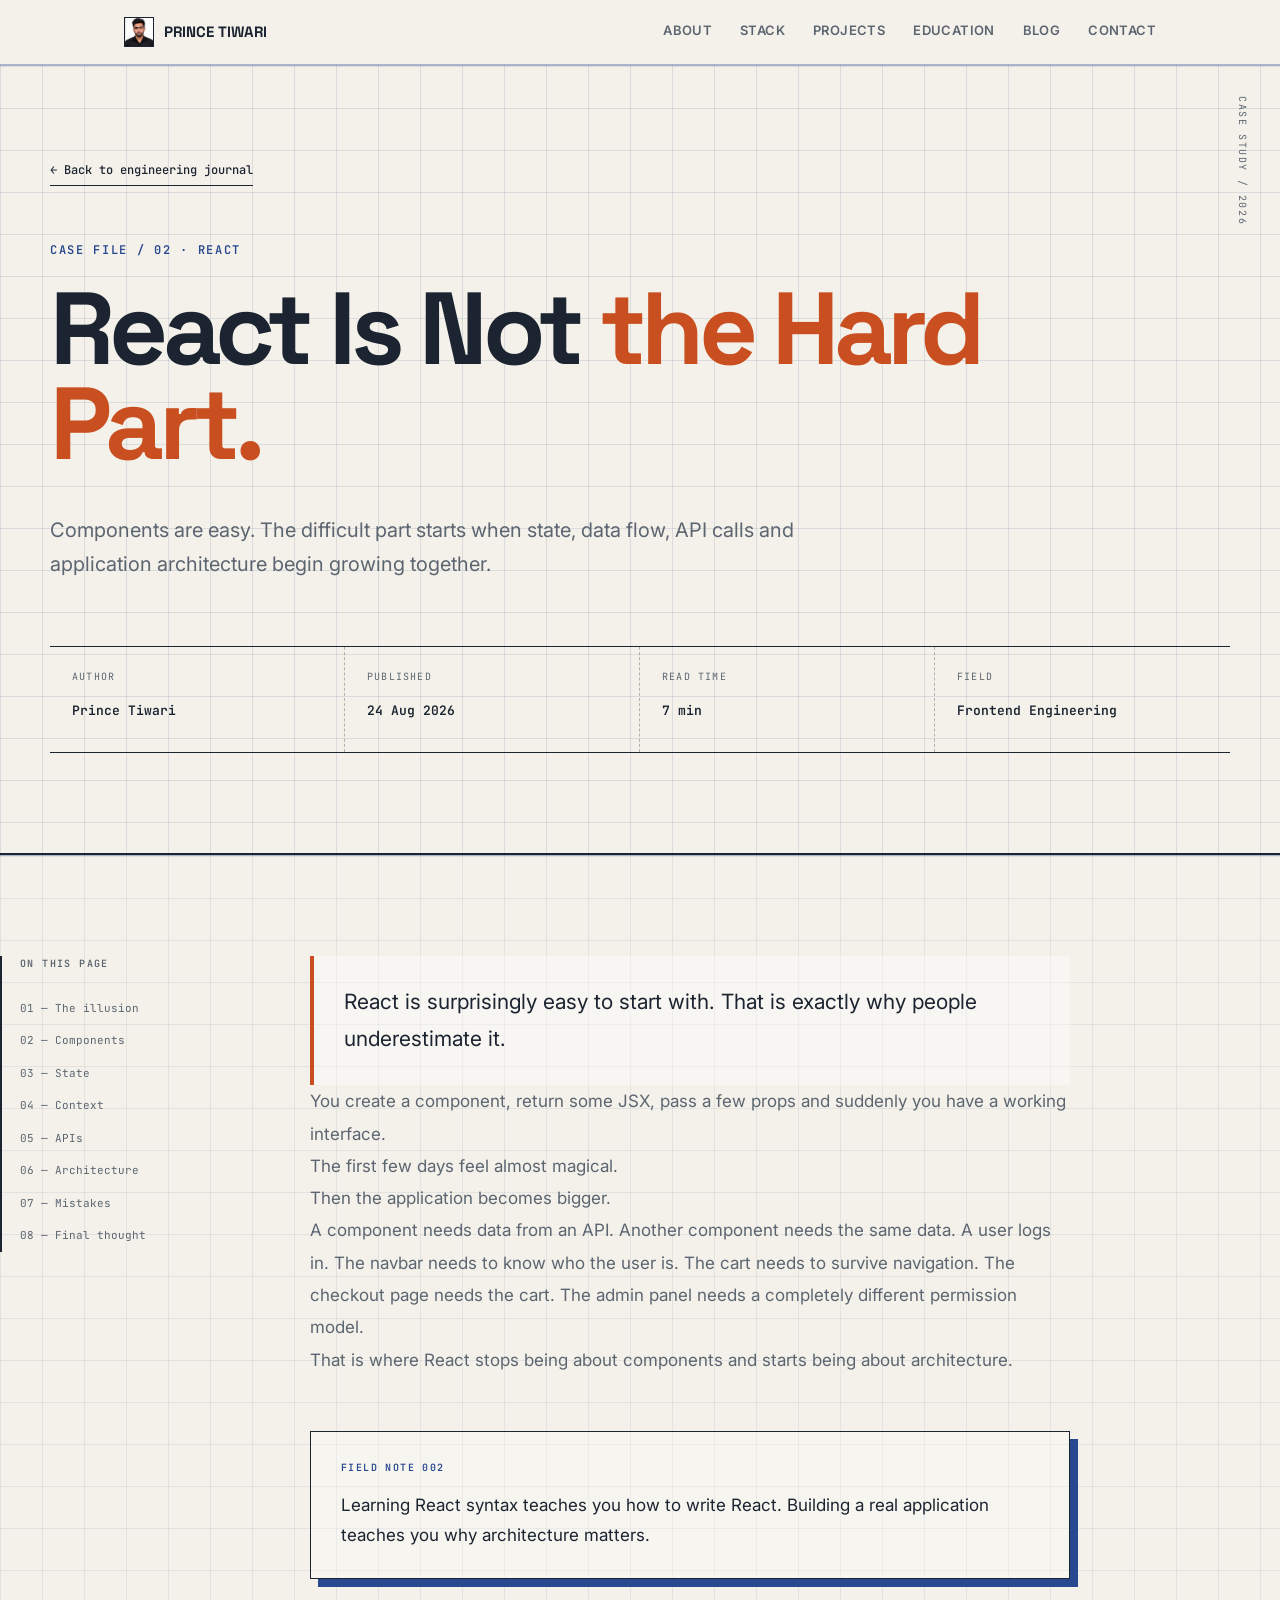
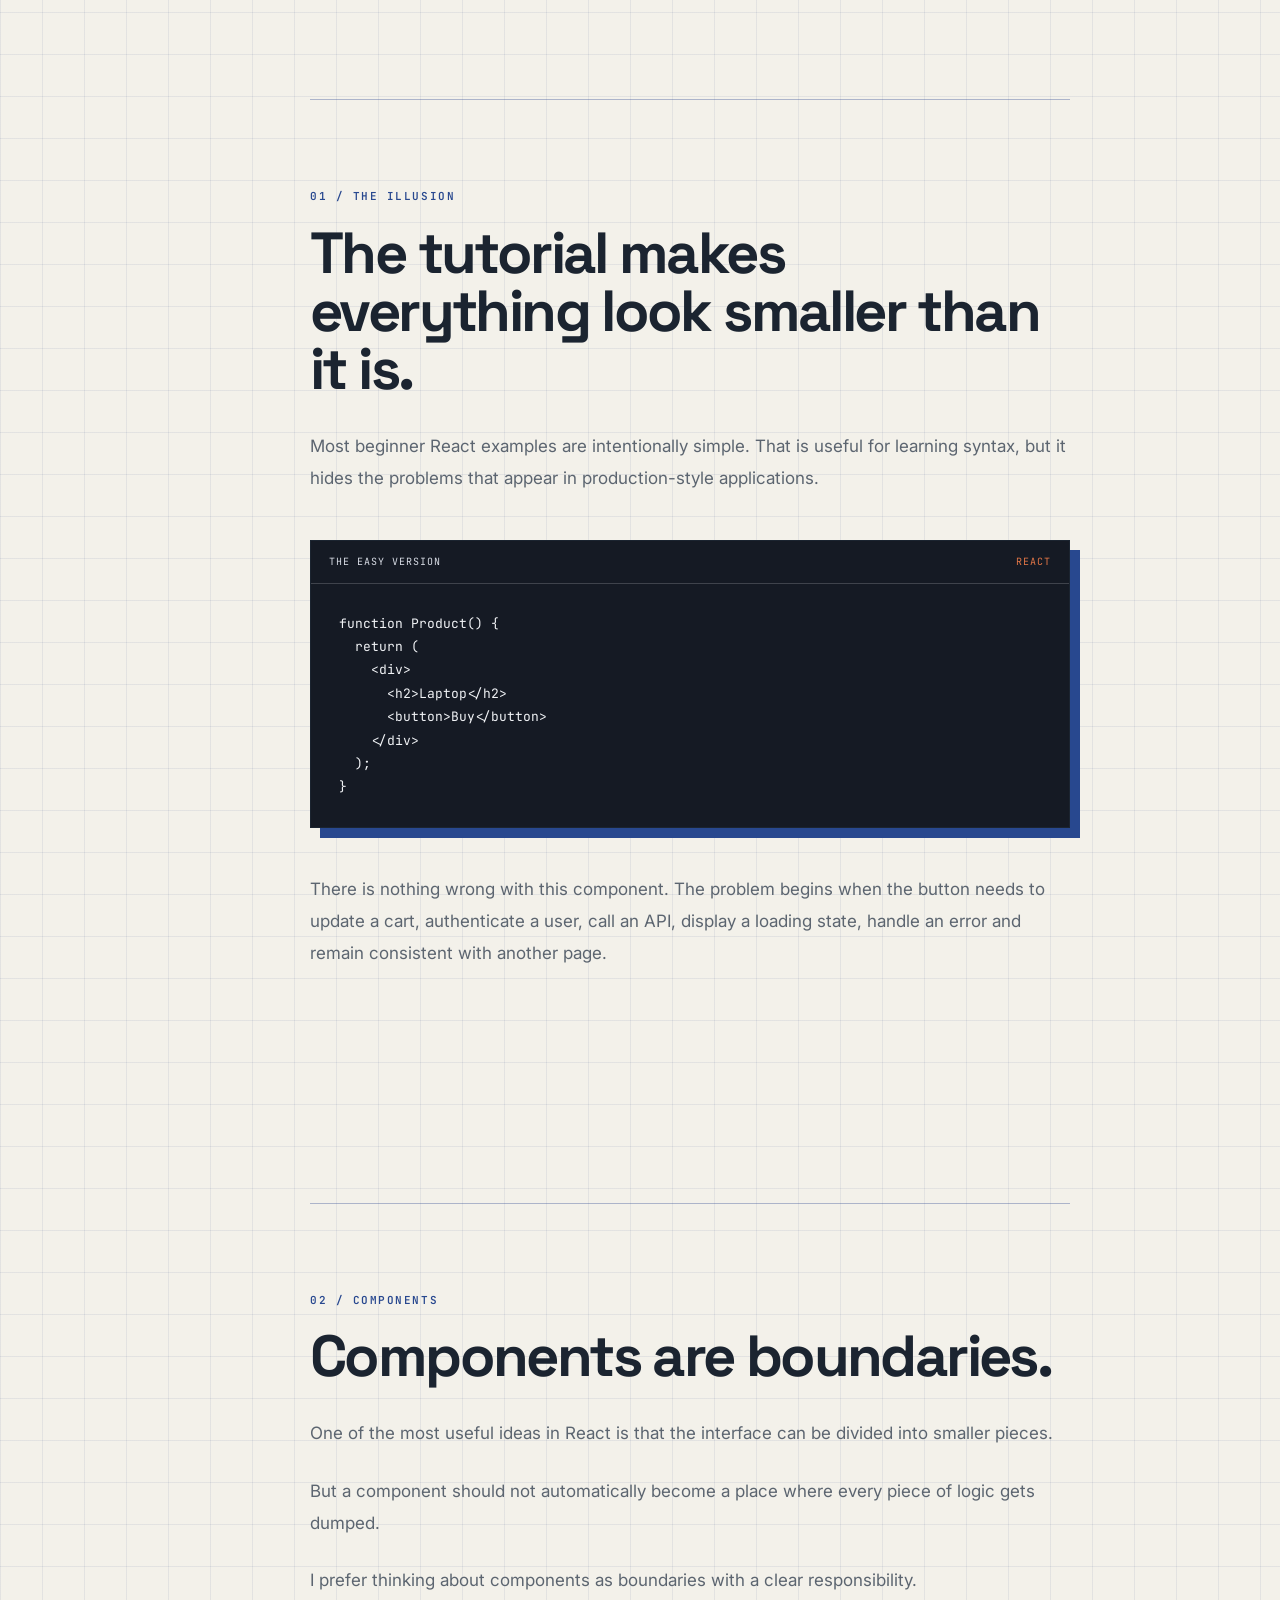
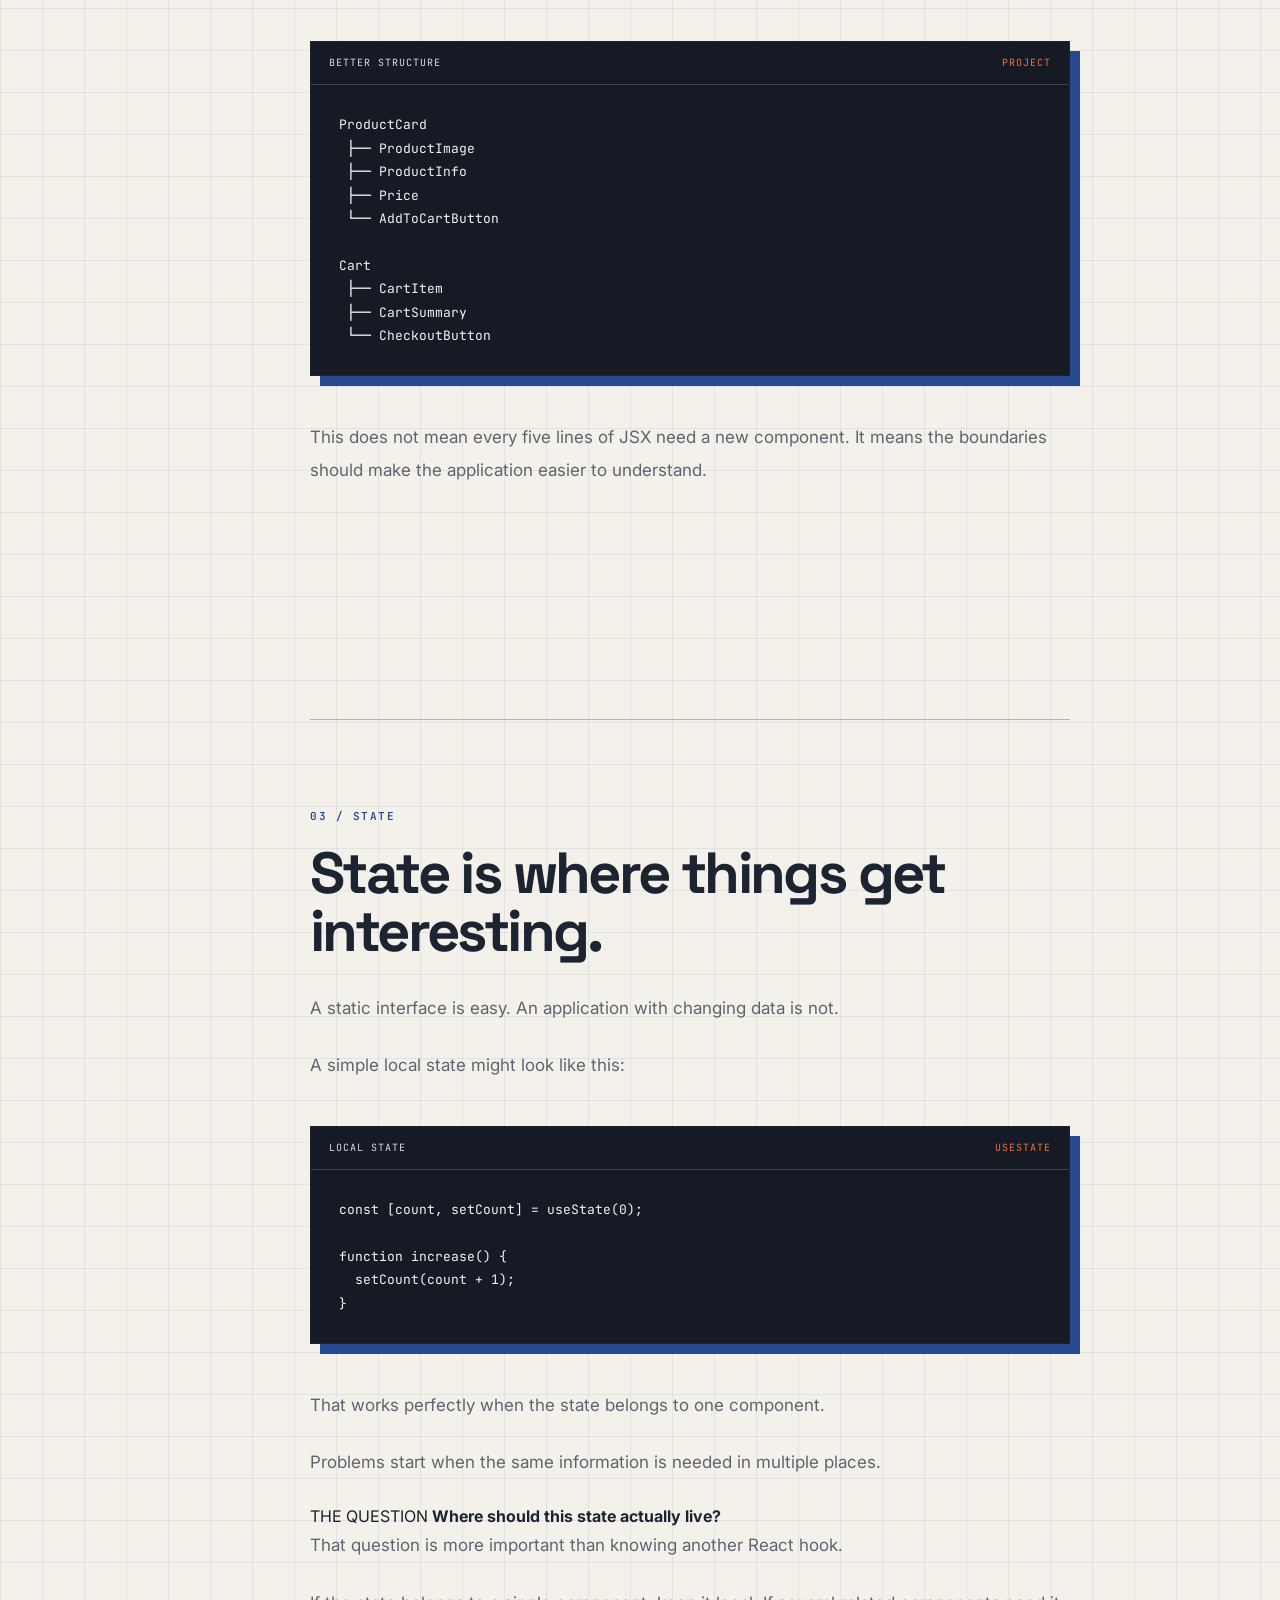
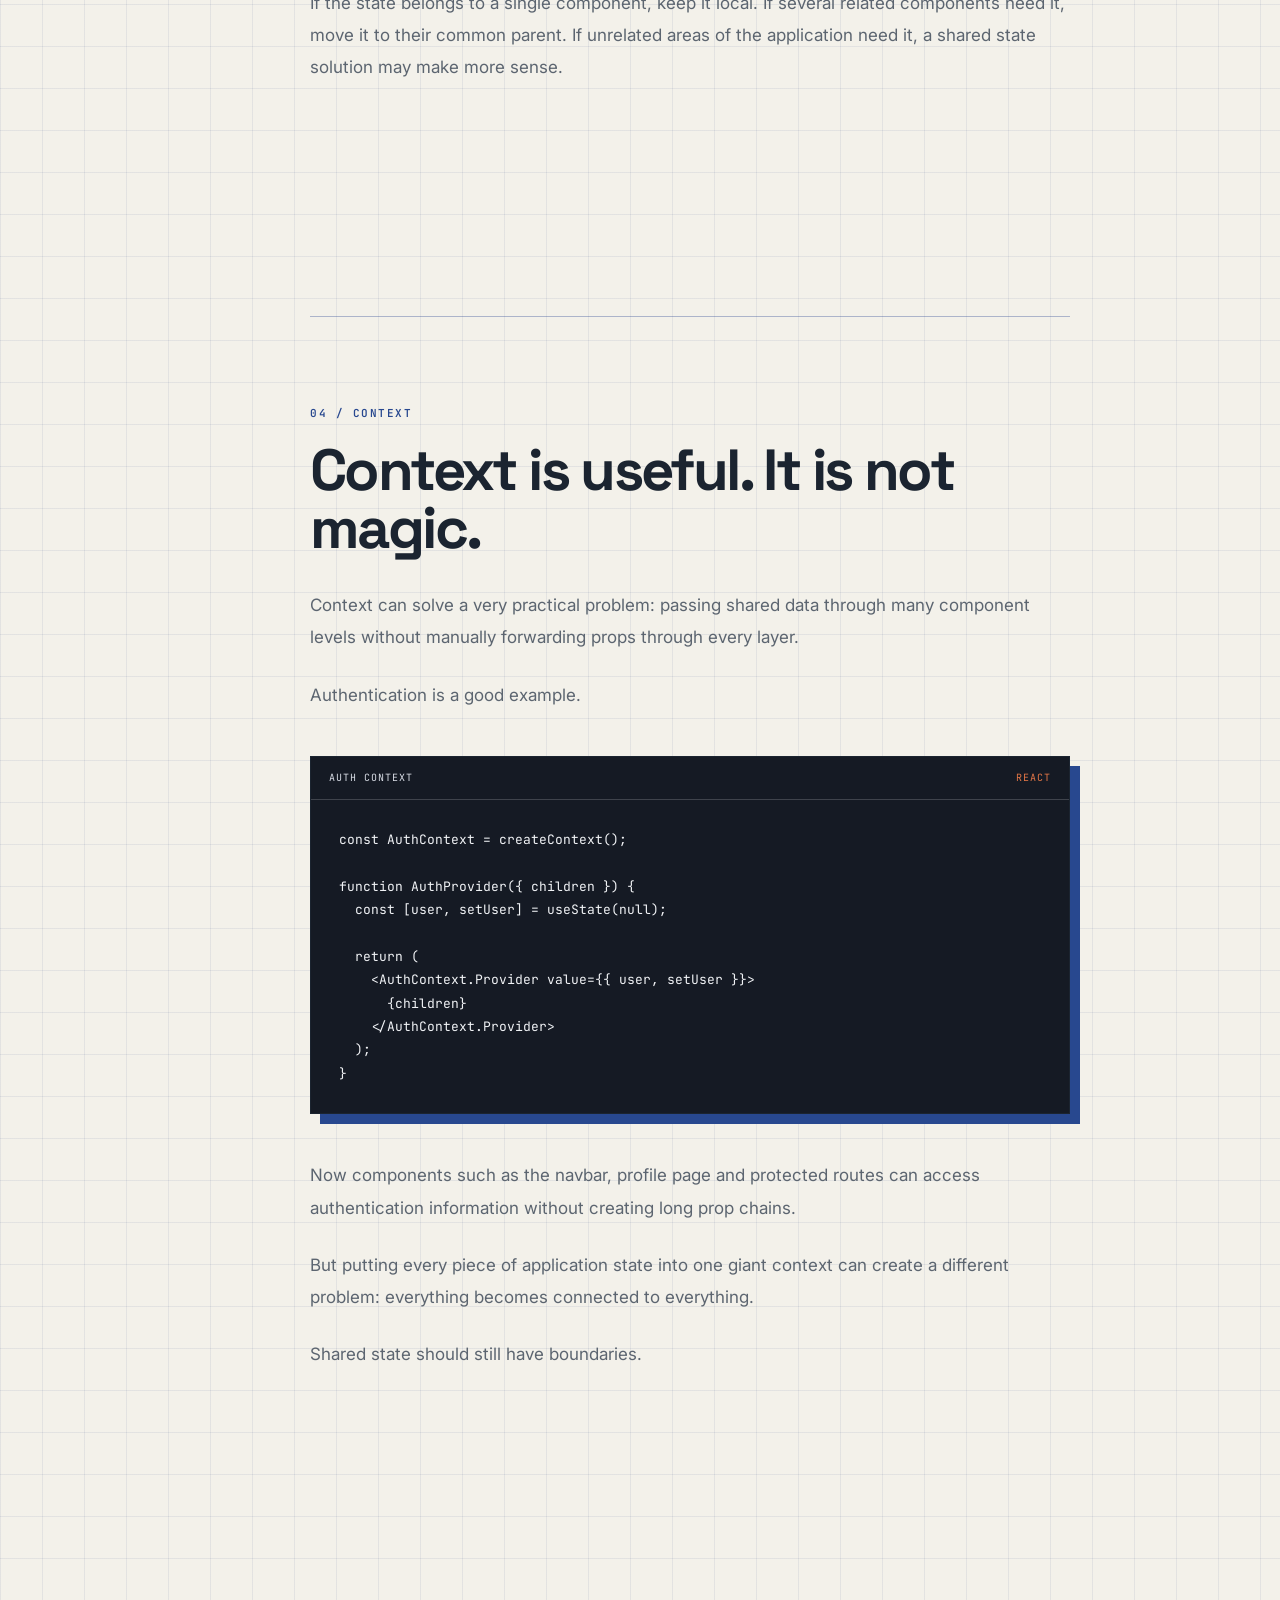
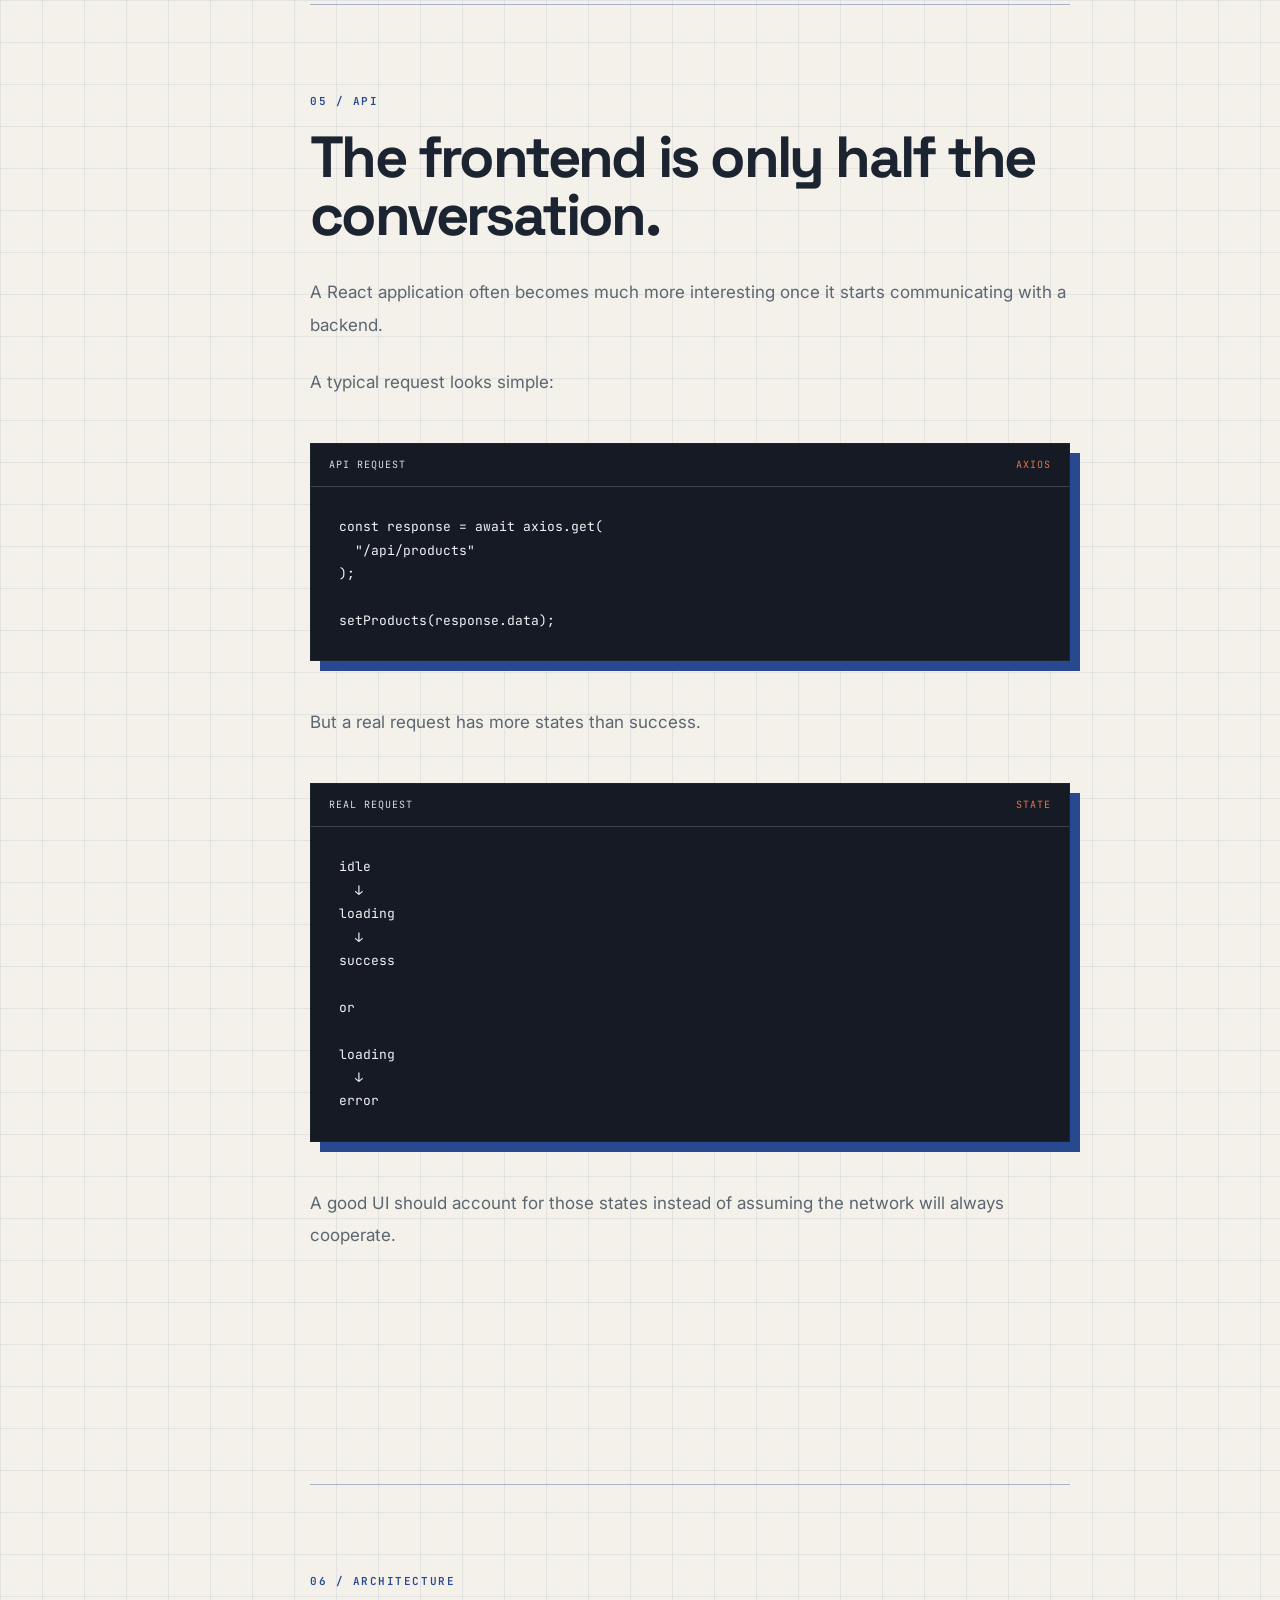
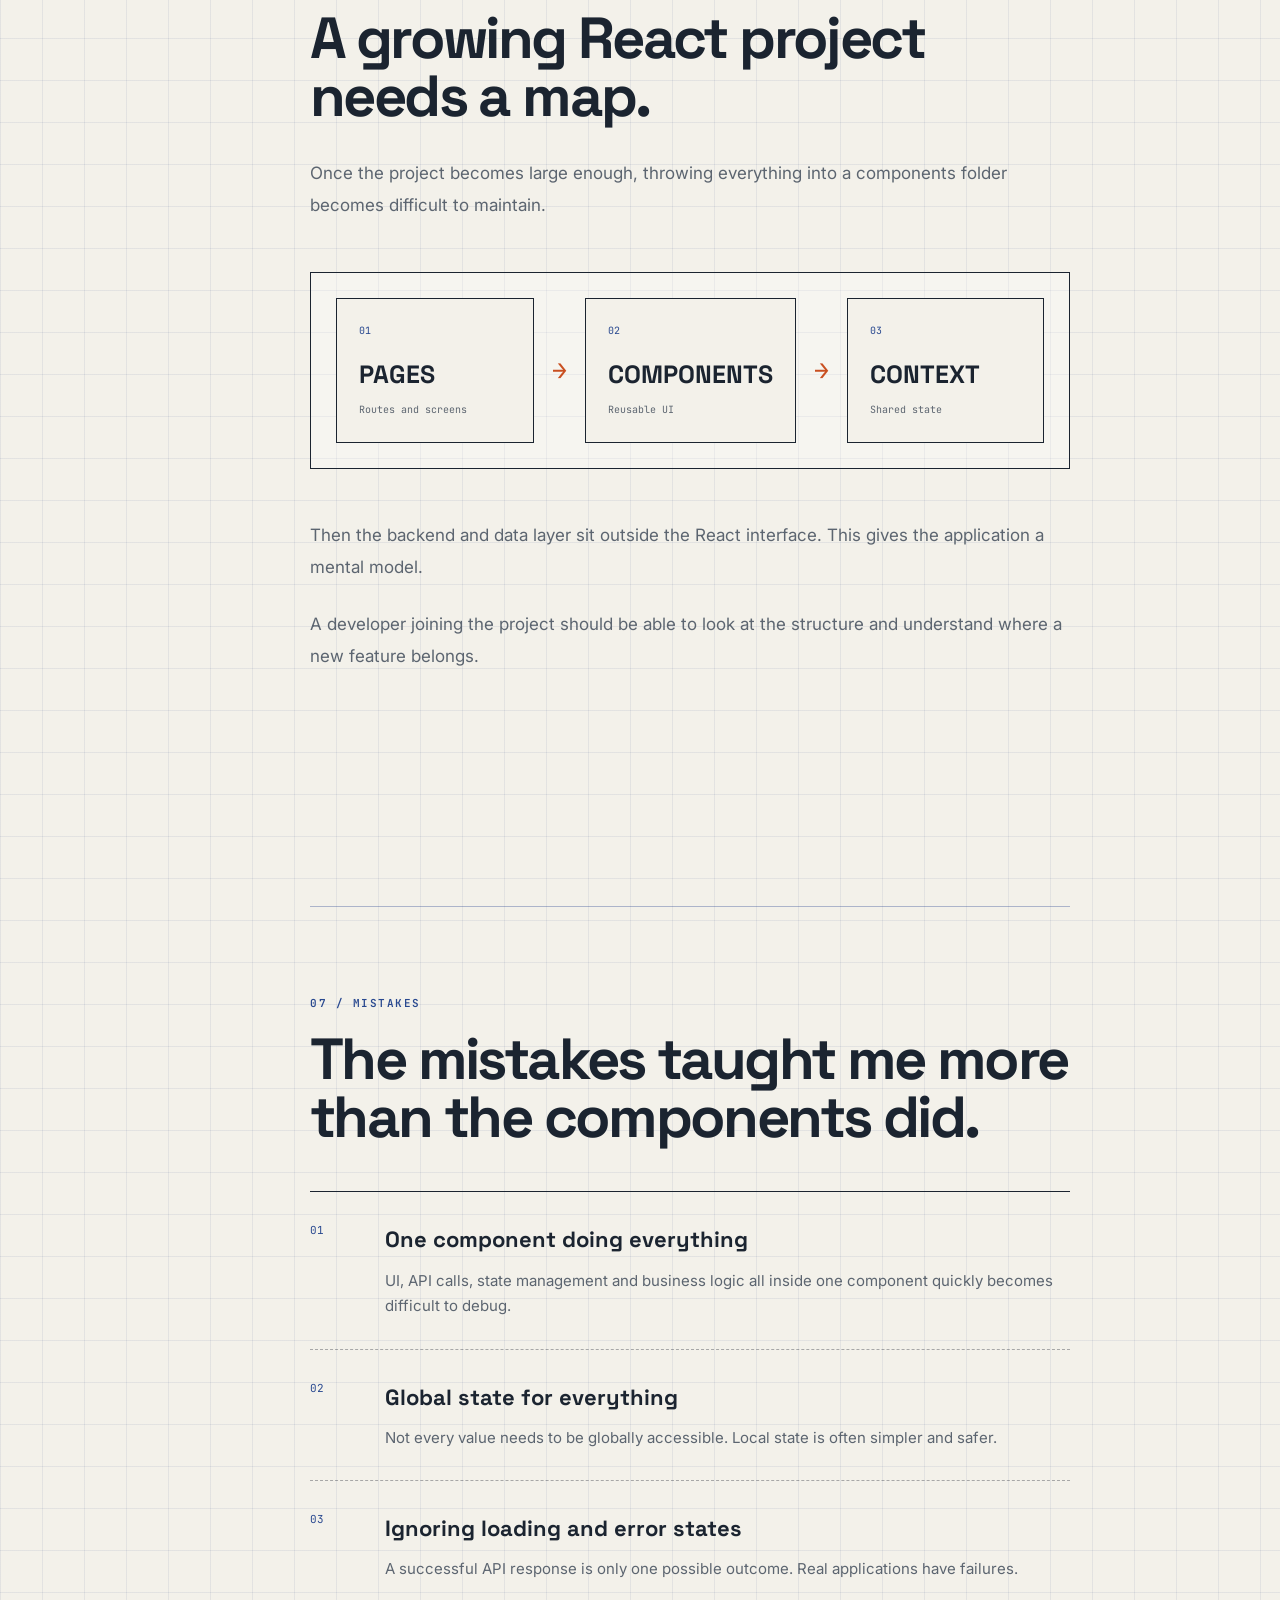
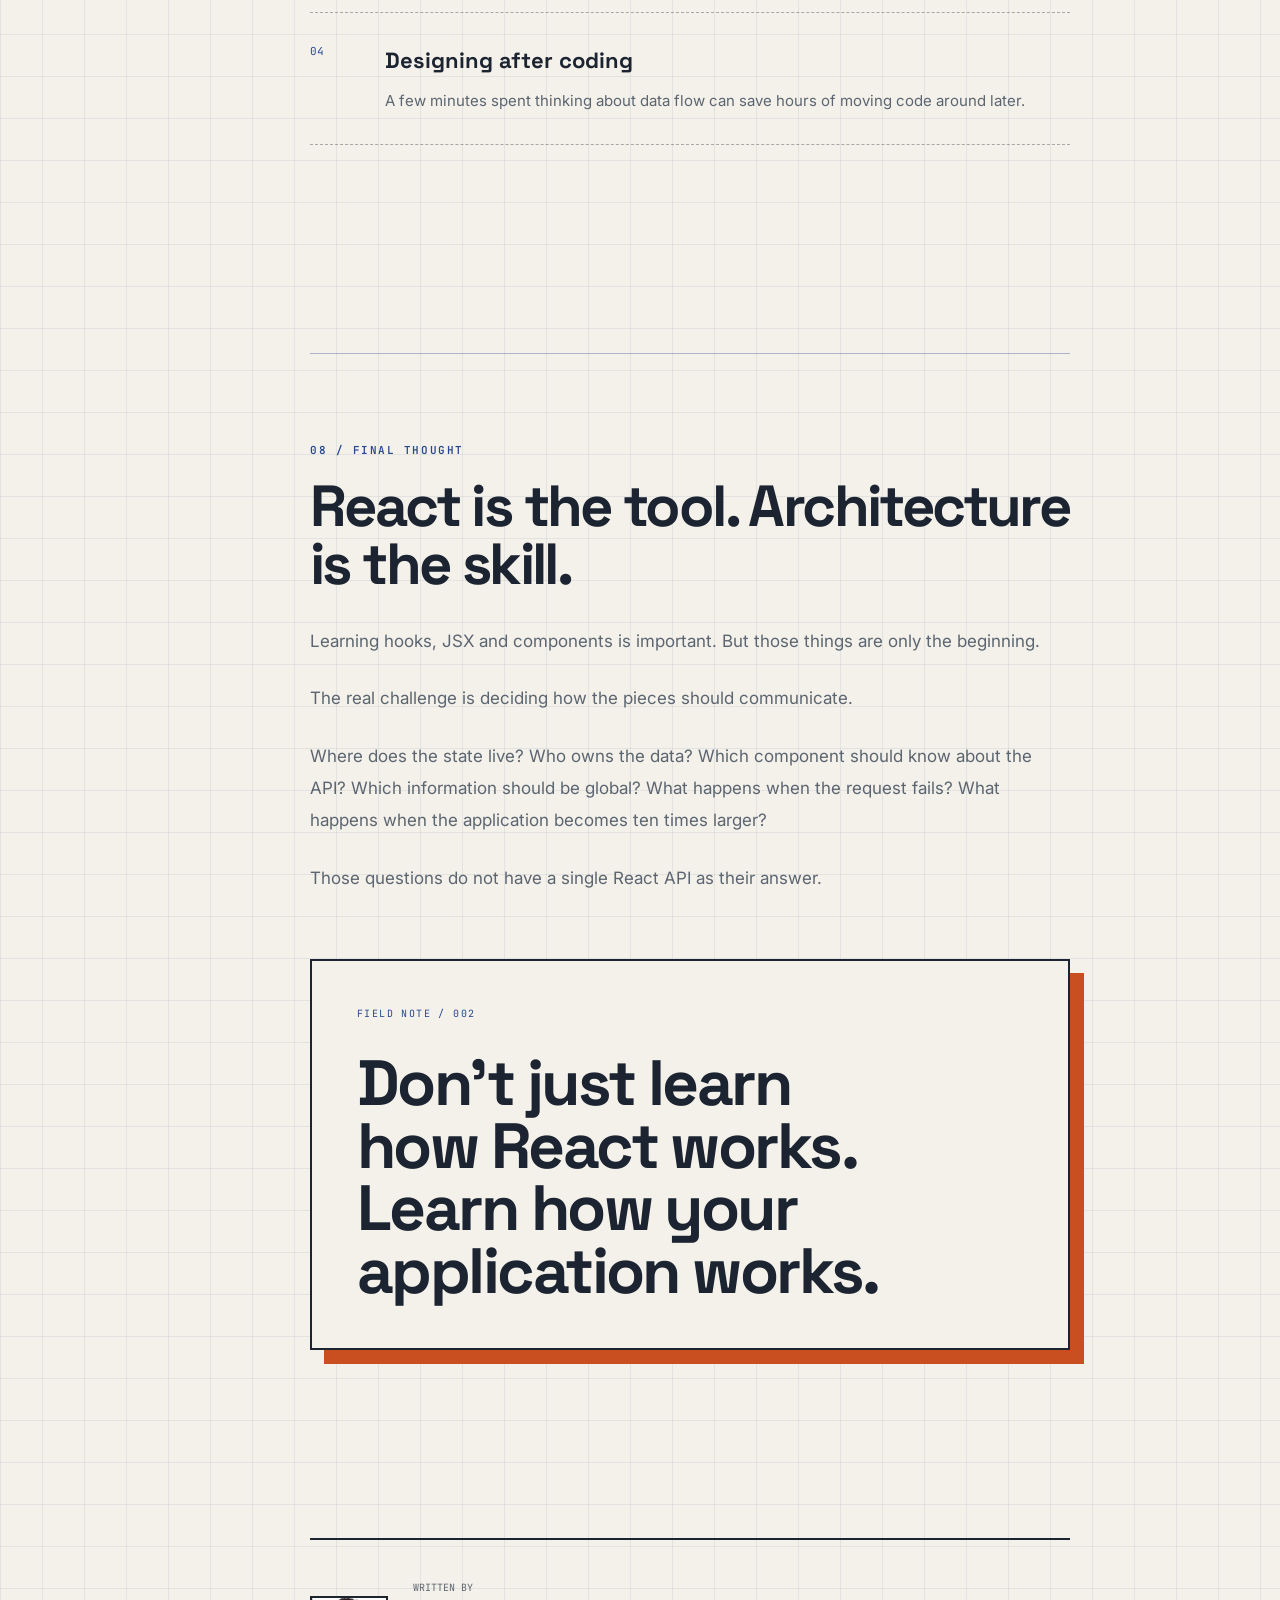
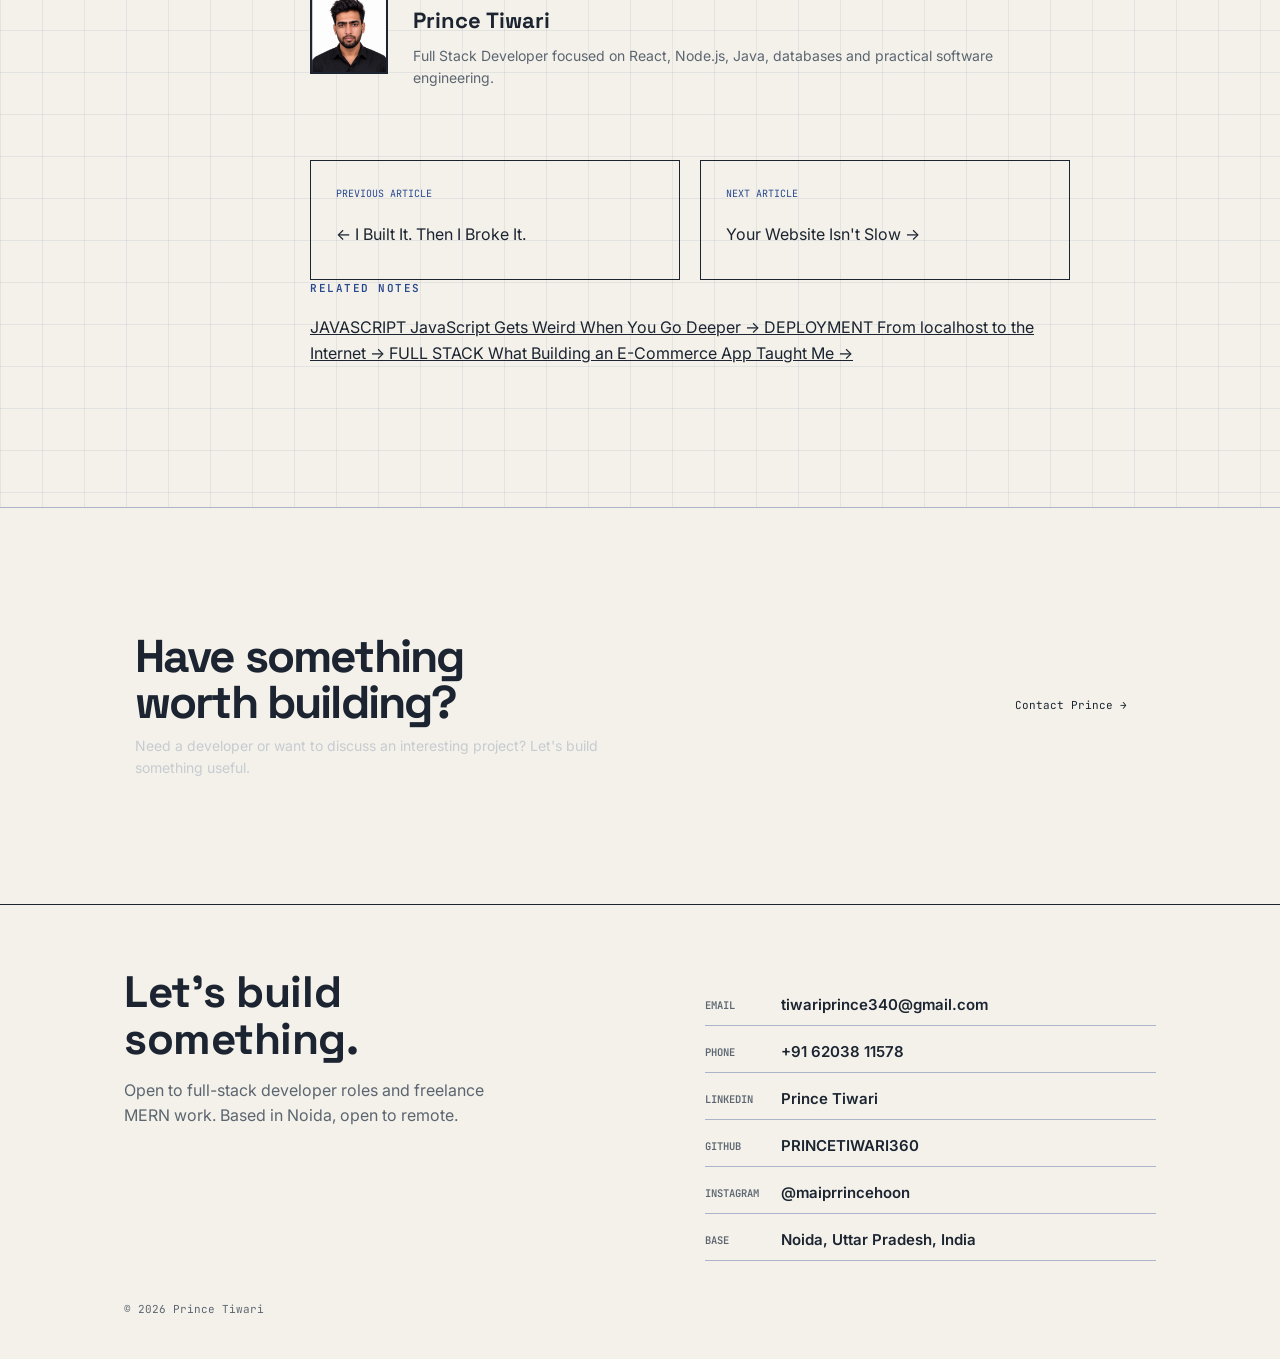
<file: blog-react.html>
<!DOCTYPE html>
<html lang="en">

<head>
  <meta charset="UTF-8">
  <meta name="viewport" content="width=device-width, initial-scale=1.0">

  <title>React Is Not the Hard Part | Prince Tiwari</title>

  <meta name="description" content="React components are easy to learn. The difficult part is managing state, data flow, API communication and application architecture as a project grows.">

  <meta name="keywords" content="React, React.js, React Architecture, React State Management, React Context API, JavaScript, Frontend Development, Prince Tiwari">

  <meta name="author" content="Prince Tiwari">
  <meta name="robots" content="index, follow, max-image-preview:large">
  <meta name="language" content="English">
  <meta name="theme-color" content="#F3F1EA">

  <link rel="canonical" href="https://princetiwari.in/blog-react.html">

  <meta property="og:type" content="article">
  <meta property="og:site_name" content="Prince Tiwari">
  <meta property="og:title" content="React Is Not the Hard Part">
  <meta property="og:description" content="The real difficulty in React begins with state, data flow, APIs and application architecture.">
  <meta property="og:url" content="https://princetiwari.in/blog-react.html">
  <meta property="og:image" content="https://princetiwari.in/profile.jpg">

  <meta name="twitter:card" content="summary_large_image">
  <meta name="twitter:title" content="React Is Not the Hard Part">
  <meta name="twitter:description" content="A practical look at React architecture, state management and scalable frontend development.">
  <meta name="twitter:image" content="https://princetiwari.in/profile.jpg">

  <link rel="preconnect" href="https://fonts.googleapis.com">
  <link rel="preconnect" href="https://fonts.gstatic.com" crossorigin>

  <link href="https://fonts.googleapis.com/css2?family=Space+Grotesk:wght@500;600;700&family=Inter:wght@400;500;600&family=JetBrains+Mono:wght@400;500;600&display=swap" rel="stylesheet">

  <link rel="stylesheet" href="css/style.css">
  <link rel="stylesheet" href="css/blog.css">
  <link rel="stylesheet" href="css/blogRead.css">

  <link rel="icon" type="image/png" href="Pfavicon.png">

  <script type="application/ld+json">
  {
    "@context": "https://schema.org",
    "@type": "TechArticle",
    "headline": "React Is Not the Hard Part",
    "description": "A practical article about React state management, data flow, component architecture and scalable frontend development.",
    "image": "https://princetiwari.in/profile.jpg",
    "author": {
      "@type": "Person",
      "name": "Prince Tiwari",
      "url": "https://princetiwari.in/"
    },
    "publisher": {
      "@type": "Person",
      "name": "Prince Tiwari"
    },
    "datePublished": "2026-08-24",
    "dateModified": "2026-08-24",
    "mainEntityOfPage": {
      "@type": "WebPage",
      "@id": "https://princetiwari.in/blog-react.html"
    },
    "articleSection": "React",
    "wordCount": 1500,
    "keywords": [
      "React",
      "React.js",
      "State Management",
      "Frontend Architecture",
      "JavaScript"
    ]
  }
  </script>

  <script type="application/ld+json">
  {
    "@context": "https://schema.org",
    "@type": "BreadcrumbList",
    "itemListElement": [
      {
        "@type": "ListItem",
        "position": 1,
        "name": "Home",
        "item": "https://princetiwari.in/"
      },
      {
        "@type": "ListItem",
        "position": 2,
        "name": "Blog",
        "item": "https://princetiwari.in/blog.html"
      },
      {
        "@type": "ListItem",
        "position": 3,
        "name": "React Is Not the Hard Part",
        "item": "https://princetiwari.in/blog-react.html"
      }
    ]
  }
  </script>
</head>

<body class="article-page">

<header class="site">
  <div class="nav">

    <a class="brand" href="index.html">
      <span class="badge">
        <img src="Profile.webp" alt="Prince Tiwari">
      </span>
      PRINCE TIWARI
    </a>

    <button
      class="nav-toggle"
      id="navToggle"
      aria-label="Toggle navigation"
      aria-expanded="false"
    >
      <span></span>
      <span></span>
      <span></span>
    </button>

    <nav class="links" id="navLinks" aria-label="Primary navigation">
      <a href="about.html">About</a>
      <a href="stack.html">Stack</a>
      <a href="projects.html">Projects</a>
      <a href="education.html">Education</a>
      <a href="blog.html">Blog</a>
      <a href="contact.html">Contact</a>
    </nav>

  </div>
</header>


<main>

  <section class="article-hero">

    <div class="article-wrap">

      <a class="article-back" href="blog.html">
        ← Back to engineering journal
      </a>

      <div class="article-label">
        CASE FILE / 02 · REACT
      </div>

      <h1>
        React Is Not
        <span>the Hard Part.</span>
      </h1>

      <p class="article-lead">
        Components are easy. The difficult part starts when state,
        data flow, API calls and application architecture begin growing
        together.
      </p>

      <div class="article-meta">

        <div>
          <span>AUTHOR</span>
          <strong>Prince Tiwari</strong>
        </div>

        <div>
          <span>PUBLISHED</span>
          <strong>24 Aug 2026</strong>
        </div>

        <div>
          <span>READ TIME</span>
          <strong>7 min</strong>
        </div>

        <div>
          <span>FIELD</span>
          <strong>Frontend Engineering</strong>
        </div>

      </div>

    </div>

  </section>


  <section class="article-body-section">

    <div class="article-layout">

      <aside class="article-sidebar">

        <div class="article-index">

          <span class="article-index-title">
            ON THIS PAGE
          </span>

          <a href="#illusion">01 — The illusion</a>
          <a href="#components">02 — Components</a>
          <a href="#state">03 — State</a>
          <a href="#context">04 — Context</a>
          <a href="#api">05 — APIs</a>
          <a href="#architecture">06 — Architecture</a>
          <a href="#mistakes">07 — Mistakes</a>
          <a href="#final">08 — Final thought</a>

        </div>

      </aside>


      <article class="article-content">

        <p class="article-opening">
          React is surprisingly easy to start with.
          That is exactly why people underestimate it.
        </p>

        <p>
          You create a component, return some JSX, pass a few props and
          suddenly you have a working interface.
        </p>

        <p>
          The first few days feel almost magical.
        </p>

        <p>
          Then the application becomes bigger.
        </p>

        <p>
          A component needs data from an API. Another component needs the
          same data. A user logs in. The navbar needs to know who the user is.
          The cart needs to survive navigation. The checkout page needs the
          cart. The admin panel needs a completely different permission model.
        </p>

        <p>
          That is where React stops being about components and starts being
          about architecture.
        </p>


        <div class="article-note">

          <span class="note-label">
            FIELD NOTE 002
          </span>

          <p>
            Learning React syntax teaches you how to write React.
            Building a real application teaches you why architecture matters.
          </p>

        </div>


        <section id="illusion" class="article-section">

          <span class="article-section-number">
            01 / THE ILLUSION
          </span>

          <h2>
            The tutorial makes everything look smaller than it is.
          </h2>

          <p>
            Most beginner React examples are intentionally simple.
            That is useful for learning syntax, but it hides the problems
            that appear in production-style applications.
          </p>

          <div class="code-block">

            <div class="code-head">
              <span>THE EASY VERSION</span>
              <span>REACT</span>
            </div>

            <pre><code>function Product() {
  return (
    &lt;div&gt;
      &lt;h2&gt;Laptop&lt;/h2&gt;
      &lt;button&gt;Buy&lt;/button&gt;
    &lt;/div&gt;
  );
}</code></pre>

          </div>

          <p>
            There is nothing wrong with this component.
            The problem begins when the button needs to update a cart,
            authenticate a user, call an API, display a loading state,
            handle an error and remain consistent with another page.
          </p>

        </section>


        <section id="components" class="article-section">

          <span class="article-section-number">
            02 / COMPONENTS
          </span>

          <h2>
            Components are boundaries.
          </h2>

          <p>
            One of the most useful ideas in React is that the interface can
            be divided into smaller pieces.
          </p>

          <p>
            But a component should not automatically become a place where
            every piece of logic gets dumped.
          </p>

          <p>
            I prefer thinking about components as boundaries with a clear
            responsibility.
          </p>

          <div class="code-block">

            <div class="code-head">
              <span>BETTER STRUCTURE</span>
              <span>PROJECT</span>
            </div>

            <pre><code>ProductCard
 ├── ProductImage
 ├── ProductInfo
 ├── Price
 └── AddToCartButton

Cart
 ├── CartItem
 ├── CartSummary
 └── CheckoutButton</code></pre>

          </div>

          <p>
            This does not mean every five lines of JSX need a new component.
            It means the boundaries should make the application easier to
            understand.
          </p>

        </section>


        <section id="state" class="article-section">

          <span class="article-section-number">
            03 / STATE
          </span>

          <h2>
            State is where things get interesting.
          </h2>

          <p>
            A static interface is easy. An application with changing data
            is not.
          </p>

          <p>
            A simple local state might look like this:
          </p>

          <div class="code-block">

            <div class="code-head">
              <span>LOCAL STATE</span>
              <span>USESTATE</span>
            </div>

            <pre><code>const [count, setCount] = useState(0);

function increase() {
  setCount(count + 1);
}</code></pre>

          </div>

          <p>
            That works perfectly when the state belongs to one component.
          </p>

          <p>
            Problems start when the same information is needed in multiple
            places.
          </p>

          <div class="article-highlight">

            <span>
              THE QUESTION
            </span>

            <strong>
              Where should this state actually live?
            </strong>

          </div>

          <p>
            That question is more important than knowing another React hook.
          </p>

          <p>
            If the state belongs to a single component, keep it local.
            If several related components need it, move it to their common
            parent. If unrelated areas of the application need it,
            a shared state solution may make more sense.
          </p>

        </section>


        <section id="context" class="article-section">

          <span class="article-section-number">
            04 / CONTEXT
          </span>

          <h2>
            Context is useful. It is not magic.
          </h2>

          <p>
            Context can solve a very practical problem: passing shared data
            through many component levels without manually forwarding props
            through every layer.
          </p>

          <p>
            Authentication is a good example.
          </p>

          <div class="code-block">

            <div class="code-head">
              <span>AUTH CONTEXT</span>
              <span>REACT</span>
            </div>

            <pre><code>const AuthContext = createContext();

function AuthProvider({ children }) {
  const [user, setUser] = useState(null);

  return (
    &lt;AuthContext.Provider value={{ user, setUser }}&gt;
      {children}
    &lt;/AuthContext.Provider&gt;
  );
}</code></pre>

          </div>

          <p>
            Now components such as the navbar, profile page and protected
            routes can access authentication information without creating
            long prop chains.
          </p>

          <p>
            But putting every piece of application state into one giant
            context can create a different problem: everything becomes
            connected to everything.
          </p>

          <p>
            Shared state should still have boundaries.
          </p>

        </section>


        <section id="api" class="article-section">

          <span class="article-section-number">
            05 / API
          </span>

          <h2>
            The frontend is only half the conversation.
          </h2>

          <p>
            A React application often becomes much more interesting once it
            starts communicating with a backend.
          </p>

          <p>
            A typical request looks simple:
          </p>

          <div class="code-block">

            <div class="code-head">
              <span>API REQUEST</span>
              <span>AXIOS</span>
            </div>

            <pre><code>const response = await axios.get(
  "/api/products"
);

setProducts(response.data);</code></pre>

          </div>

          <p>
            But a real request has more states than success.
          </p>

          <div class="code-block">

            <div class="code-head">
              <span>REAL REQUEST</span>
              <span>STATE</span>
            </div>

            <pre><code>idle
  ↓
loading
  ↓
success

or

loading
  ↓
error</code></pre>

          </div>

          <p>
            A good UI should account for those states instead of assuming
            the network will always cooperate.
          </p>

        </section>


        <section id="architecture" class="article-section">

          <span class="article-section-number">
            06 / ARCHITECTURE
          </span>

          <h2>
            A growing React project needs a map.
          </h2>

          <p>
            Once the project becomes large enough, throwing everything into
            a components folder becomes difficult to maintain.
          </p>

          <div class="architecture-diagram">

            <div>
              <span>01</span>
              <strong>PAGES</strong>
              <small>Routes and screens</small>
            </div>

            <div class="architecture-arrow">
              →
            </div>

            <div>
              <span>02</span>
              <strong>COMPONENTS</strong>
              <small>Reusable UI</small>
            </div>

            <div class="architecture-arrow">
              →
            </div>

            <div>
              <span>03</span>
              <strong>CONTEXT</strong>
              <small>Shared state</small>
            </div>

          </div>

          <p>
            Then the backend and data layer sit outside the React interface.
            This gives the application a mental model.
          </p>

          <p>
            A developer joining the project should be able to look at the
            structure and understand where a new feature belongs.
          </p>

        </section>


        <section id="mistakes" class="article-section">

          <span class="article-section-number">
            07 / MISTAKES
          </span>

          <h2>
            The mistakes taught me more than the components did.
          </h2>

          <div class="mistake-list">

            <div>
              <span>01</span>

              <strong>
                One component doing everything
              </strong>

              <p>
                UI, API calls, state management and business logic all inside
                one component quickly becomes difficult to debug.
              </p>
            </div>

            <div>
              <span>02</span>

              <strong>
                Global state for everything
              </strong>

              <p>
                Not every value needs to be globally accessible. Local state
                is often simpler and safer.
              </p>
            </div>

            <div>
              <span>03</span>

              <strong>
                Ignoring loading and error states
              </strong>

              <p>
                A successful API response is only one possible outcome.
                Real applications have failures.
              </p>
            </div>

            <div>
              <span>04</span>

              <strong>
                Designing after coding
              </strong>

              <p>
                A few minutes spent thinking about data flow can save hours
                of moving code around later.
              </p>
            </div>

          </div>

        </section>


        <section id="final" class="article-section">

          <span class="article-section-number">
            08 / FINAL THOUGHT
          </span>

          <h2>
            React is the tool. Architecture is the skill.
          </h2>

          <p>
            Learning hooks, JSX and components is important.
            But those things are only the beginning.
          </p>

          <p>
            The real challenge is deciding how the pieces should communicate.
          </p>

          <p>
            Where does the state live?
            Who owns the data?
            Which component should know about the API?
            Which information should be global?
            What happens when the request fails?
            What happens when the application becomes ten times larger?
          </p>

          <p>
            Those questions do not have a single React API as their answer.
          </p>

          <div class="final-statement">

            <span>
              FIELD NOTE / 002
            </span>

            <strong>
              Don't just learn<br>
              how React works.<br>
              Learn how your<br>
              application works.
            </strong>

          </div>

        </section>


        <div class="article-author">

          <div class="author-avatar">
            <img src="Profile.webp" alt="Prince Tiwari">
          </div>

          <div>

            <span>
              WRITTEN BY
            </span>

            <strong>
              Prince Tiwari
            </strong>

            <p>
              Full Stack Developer focused on React, Node.js, Java,
              databases and practical software engineering.
            </p>

          </div>

        </div>


        <div class="article-navigation">

          <a href="blogRead.html">

            <span>
              PREVIOUS ARTICLE
            </span>

            ← I Built It. Then I Broke It.

          </a>

          <a href="blog-performance.html">

            <span>
              NEXT ARTICLE
            </span>

            Your Website Isn't Slow →

          </a>

        </div>

        <div class="related-articles">

          <div class="article-section-number">
            RELATED NOTES
          </div>

          <div class="related-articles-grid">

            <a href="blog-javascript.html">
              <span>JAVASCRIPT</span>
              JavaScript Gets Weird When You Go Deeper →
            </a>

            <a href="blog-deployment.html">
              <span>DEPLOYMENT</span>
              From localhost to the Internet →
            </a>

            <a href="blogRead.html">
              <span>FULL STACK</span>
              What Building an E-Commerce App Taught Me →
            </a>

          </div>

        </div>

      </article>

    </div>

  </section>


  <section class="blog-section">

    <div class="blog-wrap">

      <div class="blog-cta blog-reveal">

        <div>

          <h2>
            Have something<br>
            worth building?
          </h2>

          <p>
            Need a developer or want to discuss an interesting project?
            Let's build something useful.
          </p>

        </div>

        <a class="blog-btn" href="contact.html">
          Contact Prince →
        </a>

      </div>

    </div>

  </section>

</main>


<footer>

  <div class="wrap">

    <div class="contact-grid">

      <div>

        <h2>
          Let's build
          <br>
          something.
        </h2>

        <p style="color:var(--ink-dim); margin-top:16px; max-width:40ch;">
          Open to full-stack developer roles and freelance MERN work.
          Based in Noida, open to remote.
        </p>

      </div>

      <div class="contact-list">

        <a href="mailto:tiwariprince340@gmail.com">
          <span class="k">Email</span>
          tiwariprince340@gmail.com
        </a>

        <a href="tel:+916203811578">
          <span class="k">Phone</span>
          +91 62038 11578
        </a>

        <a
          href="https://linkedin.com/in/princetiwariprincetiwari/"
          target="_blank"
          rel="noopener noreferrer"
        >
          <span class="k">LinkedIn</span>
          Prince Tiwari
        </a>

        <a
          href="https://github.com/PRINCETIWARI360"
          target="_blank"
          rel="noopener noreferrer"
        >
          <span class="k">GitHub</span>
          PRINCETIWARI360
        </a>

        <a
          href="https://instagram.com/maiprrincehoon"
          target="_blank"
          rel="noopener noreferrer"
        >
          <span class="k">Instagram</span>
          @maiprrincehoon
        </a>

        <a href="index.html">
          <span class="k">Base</span>
          Noida, Uttar Pradesh, India
        </a>

      </div>

    </div>

    <div class="fine">
      <span>
        © <span id="year"></span> Prince Tiwari
      </span>
    </div>

  </div>

</footer>

  <script>
document.addEventListener('contextmenu', function (e) {
  e.preventDefault();
});

document.addEventListener('keydown', function (e) {
  if (
    e.key === 'F12' ||
    (e.ctrlKey && e.shiftKey && ['I', 'J', 'C'].includes(e.key.toUpperCase())) ||
    (e.metaKey && e.altKey && ['I', 'J', 'C'].includes(e.key.toUpperCase())) ||
    (e.ctrlKey && e.key.toUpperCase() === 'U') ||
    (e.metaKey && e.key.toUpperCase() === 'U')
  ) {
    e.preventDefault();
  }
});
</script>


<script src="js/main.js"></script>
<script src="js/blog.js"></script>
<script src="js/blogRead.js"></script>

</body>
</html>
</file>
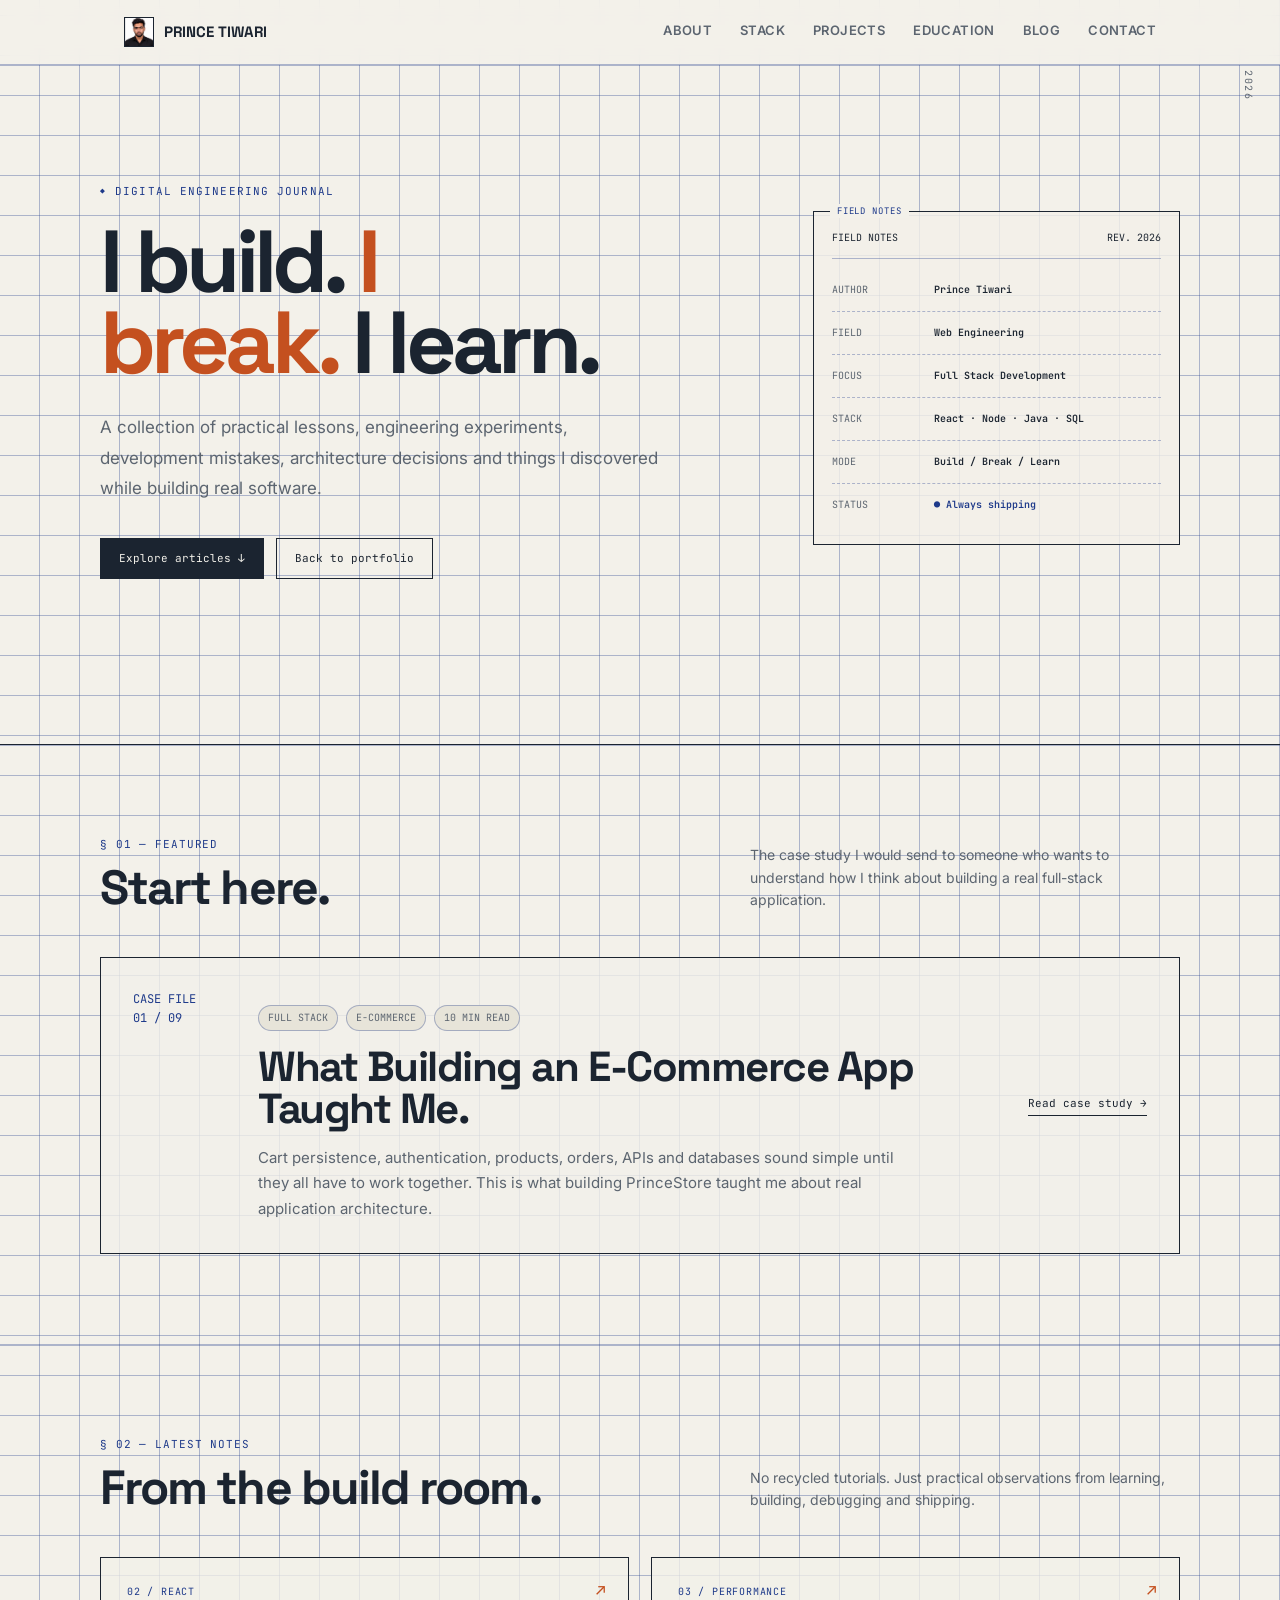
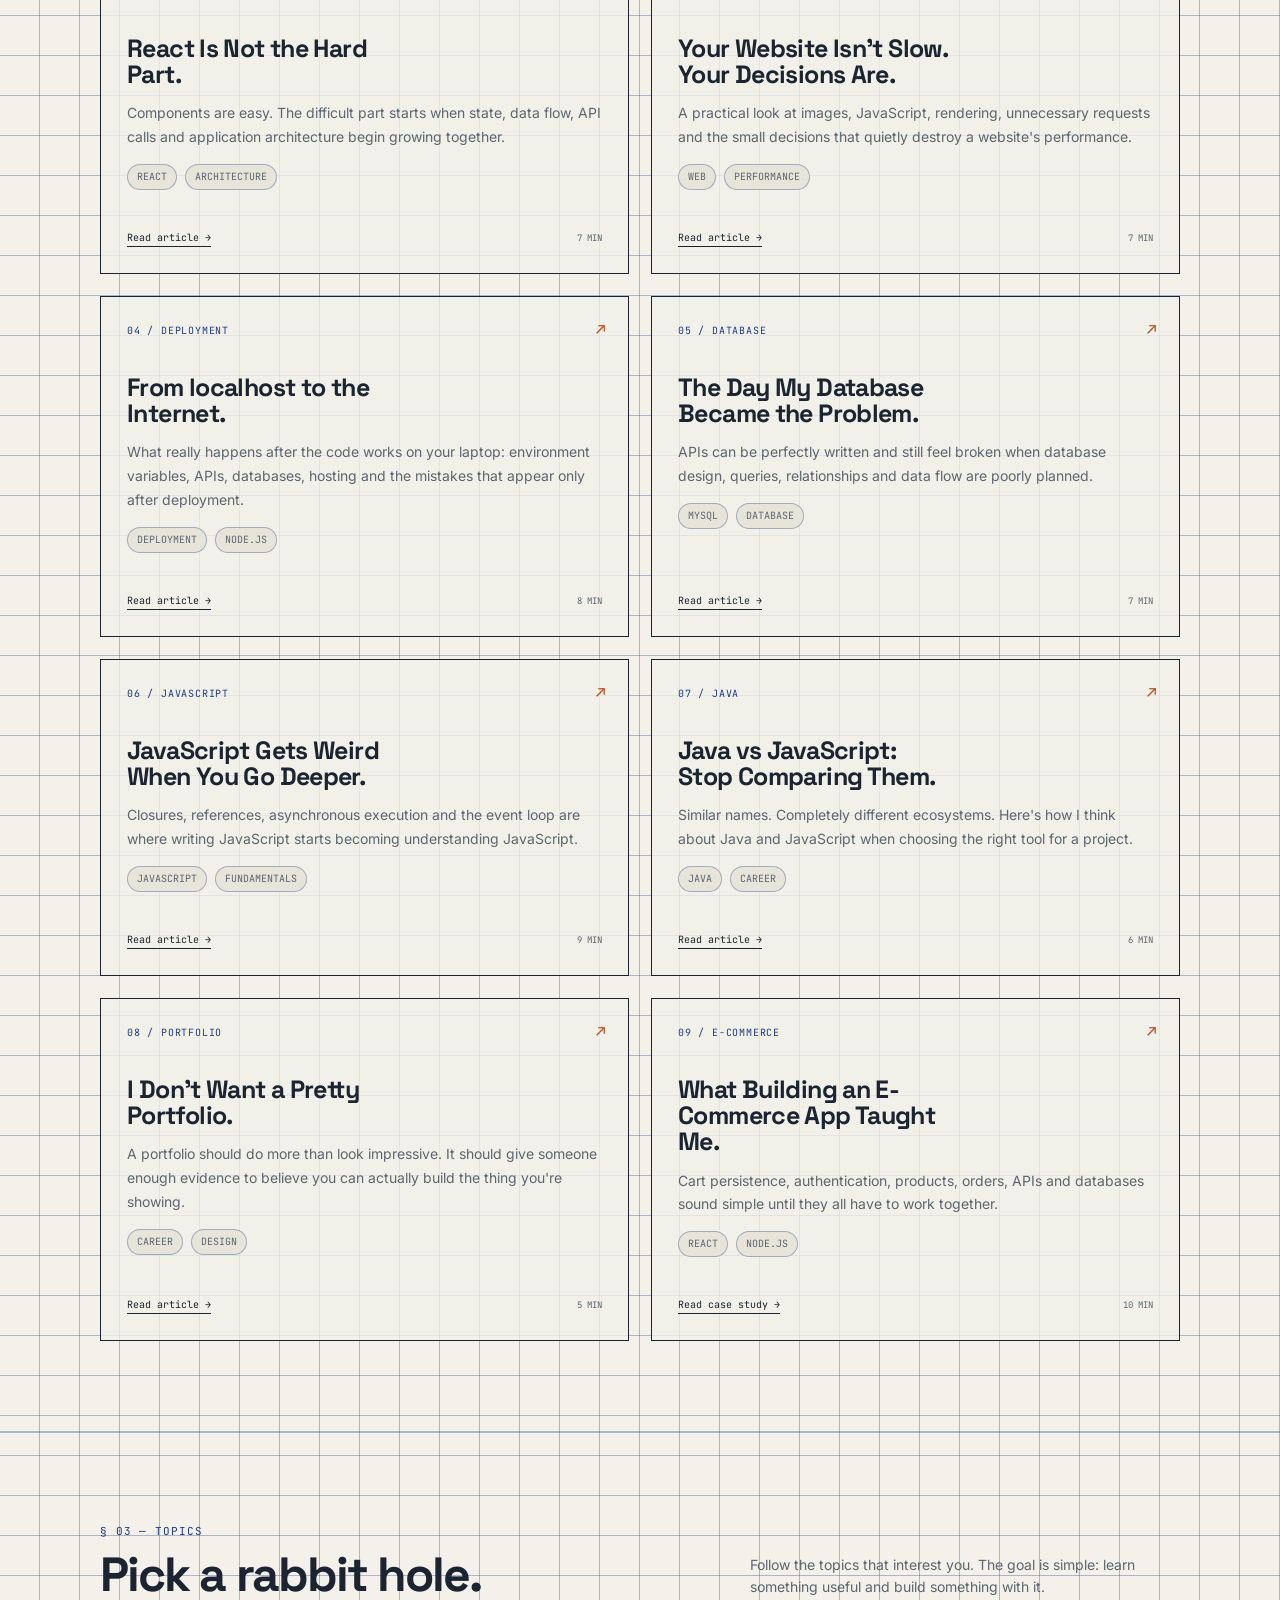
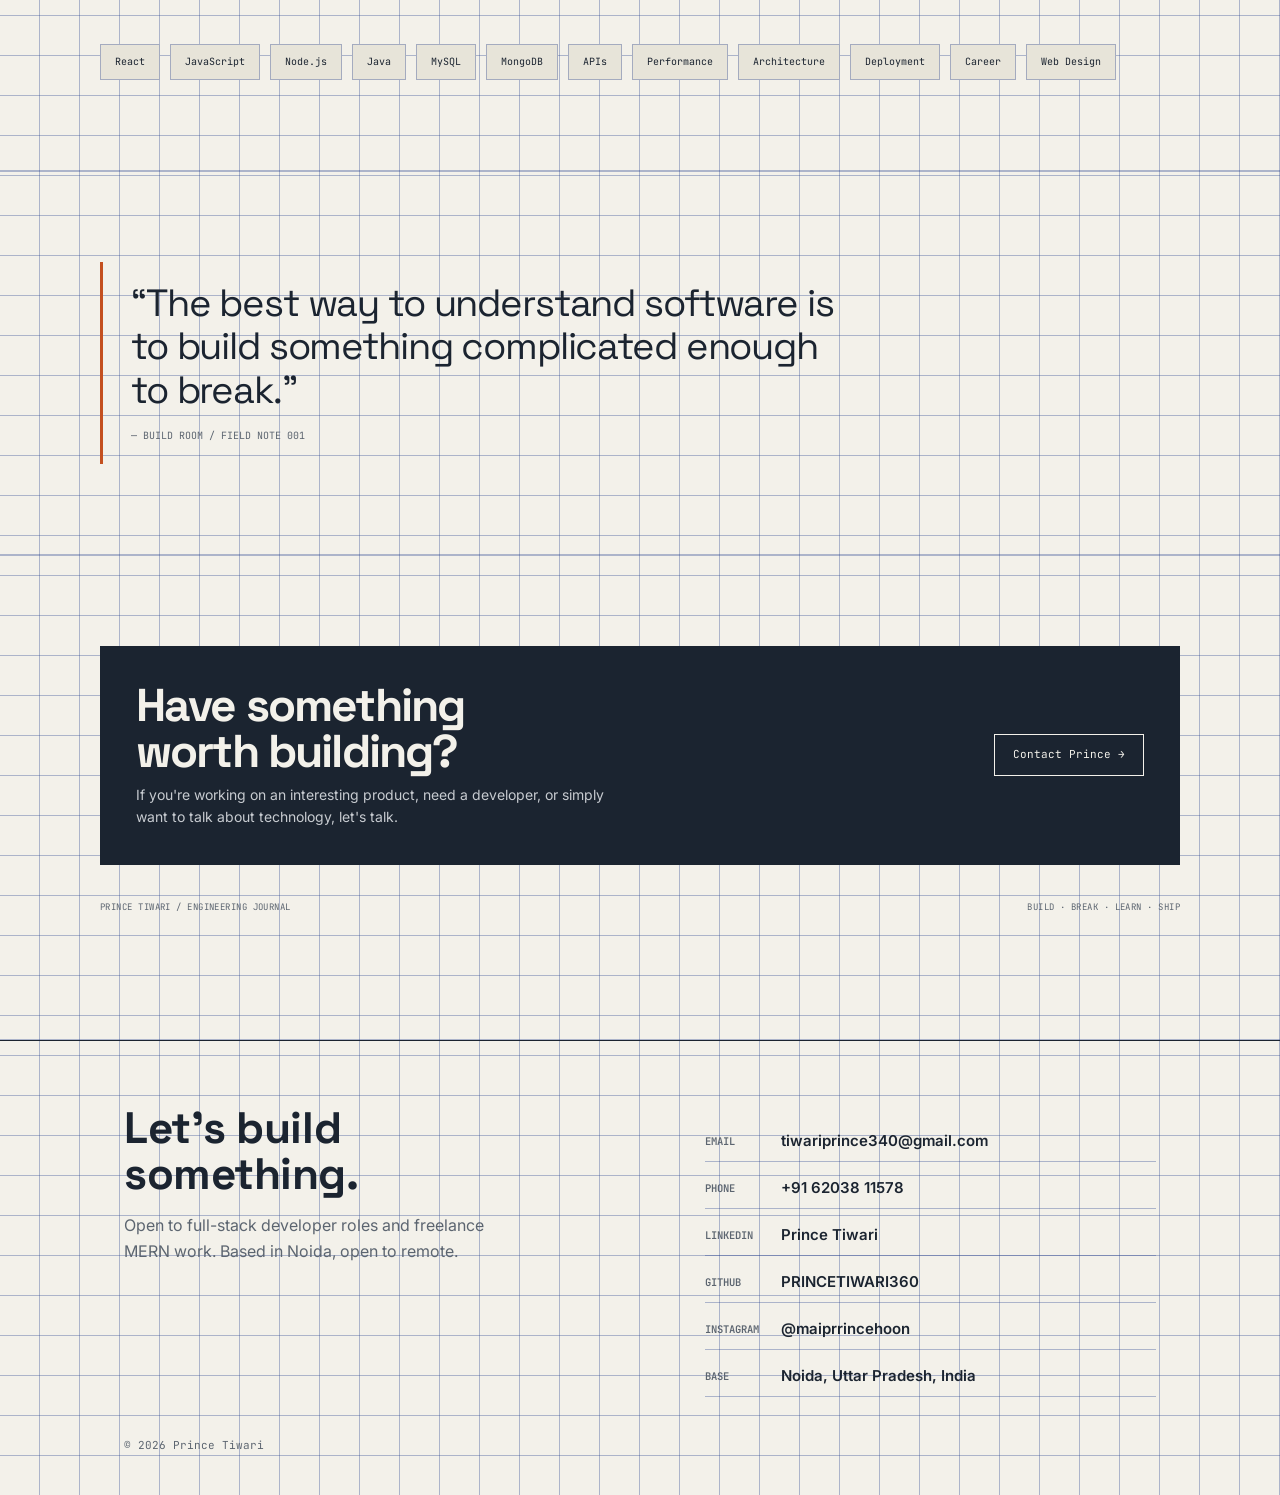
<file: blog.html>
<!DOCTYPE html>
<html lang="en">

<head>

  <meta charset="UTF-8">

  <meta
    name="viewport"
    content="width=device-width, initial-scale=1.0"
  >

  <title>
    Web Development Blog | Prince Tiwari | Full Stack Developer
  </title>

  <meta
    name="description"
    content="Read Prince Tiwari's engineering journal covering React, JavaScript, Node.js, Java, databases, performance, architecture, deployment and lessons from building real-world web applications."
  >

  <meta
    name="keywords"
    content="Prince Tiwari Blog, Web Development Blog, React Blog, JavaScript Blog, Node.js Blog, Full Stack Development, MERN Stack, Java Developer, Web Development"
  >

  <meta
    name="author"
    content="Prince Tiwari"
  >

  <meta
    name="robots"
    content="index, follow, max-image-preview:large"
  >

  <meta
    name="language"
    content="English"
  >

  <meta
    name="theme-color"
    content="#F3F1EA"
  >


  <!-- Canonical -->

  <link
    rel="canonical"
    href="https://princetiwari.in/blog.html"
  >




  <meta
    property="og:type"
    content="website"
  >

  <meta
    property="og:site_name"
    content="Prince Tiwari"
  >

  <meta
    property="og:title"
    content="Web Development Blog | Prince Tiwari"
  >

  <meta
    property="og:description"
    content="Engineering notes, development lessons and practical insights from Prince Tiwari."
  >

  <meta
    property="og:url"
    content="https://princetiwari.in/blog.html"
  >

  <meta
    property="og:image"
    content="https://princetiwari.in/profile.jpg"
  >



  <meta
    name="twitter:card"
    content="summary_large_image"
  >

  <meta
    name="twitter:title"
    content="Web Development Blog | Prince Tiwari"
  >

  <meta
    name="twitter:description"
    content="Engineering notes and practical web development insights from Prince Tiwari."
  >

  <meta
    name="twitter:image"
    content="https://princetiwari.in/profile.jpg"
  >


  <link
    rel="preconnect"
    href="https://fonts.googleapis.com"
  >

  <link
    rel="preconnect"
    href="https://fonts.gstatic.com"
    crossorigin
  >

  <link
    href="https://fonts.googleapis.com/css2?family=Space+Grotesk:wght@500;600;700&family=Inter:wght@400;500;600&family=JetBrains+Mono:wght@400;500;600&display=swap"
    rel="stylesheet"
  >




  <link
    rel="stylesheet"
    href="css/style.css"
  >

  <link
    rel="stylesheet"
    href="css/blog.css"
  >


  <!-- Favicon -->

  <link
    rel="icon"
    type="image/png"
    href="Pfavicon.png"
  >




  <script type="application/ld+json">

  {
    "@context": "https://schema.org",
    "@type": "Blog",
    "name": "Prince Tiwari Engineering Journal",
    "url": "https://princetiwari.in/blog.html",
    "description": "Engineering notes and practical web development articles by Prince Tiwari.",
    "author": {
      "@type": "Person",
      "name": "Prince Tiwari",
      "url": "https://princetiwari.in/"
    }
  }

  </script>

  <!-- Additional SEO schema: breadcrumb + article collection -->

  <script type="application/ld+json">
  {
    "@context": "https://schema.org",
    "@type": "BreadcrumbList",
    "itemListElement": [
      {
        "@type": "ListItem",
        "position": 1,
        "name": "Home",
        "item": "https://princetiwari.in/"
      },
      {
        "@type": "ListItem",
        "position": 2,
        "name": "Blog",
        "item": "https://princetiwari.in/blog.html"
      }
    ]
  }
  </script>

  <script type="application/ld+json">
  {
    "@context": "https://schema.org",
    "@type": "ItemList",
    "name": "Prince Tiwari Engineering Journal",
    "itemListElement": [
      {
        "@type": "ListItem",
        "position": 1,
        "url": "https://princetiwari.in/blogRead.html",
        "name": "What Building an E-Commerce App Taught Me"
      },
      {
        "@type": "ListItem",
        "position": 2,
        "url": "https://princetiwari.in/blog-react.html",
        "name": "React Is Not the Hard Part"
      },
      {
        "@type": "ListItem",
        "position": 3,
        "url": "https://princetiwari.in/blog-performance.html",
        "name": "Your Website Isn't Slow. Your Decisions Are"
      },
      {
        "@type": "ListItem",
        "position": 4,
        "url": "https://princetiwari.in/blog-deployment.html",
        "name": "From localhost to the Internet"
      },
      {
        "@type": "ListItem",
        "position": 5,
        "url": "https://princetiwari.in/blog-database.html",
        "name": "The Day My Database Became the Problem"
      },
      {
        "@type": "ListItem",
        "position": 6,
        "url": "https://princetiwari.in/blog-javascript.html",
        "name": "JavaScript Gets Weird When You Go Deeper"
      },
      {
        "@type": "ListItem",
        "position": 7,
        "url": "https://princetiwari.in/blog-java.html",
        "name": "Java vs JavaScript: Stop Comparing Them"
      },
      {
        "@type": "ListItem",
        "position": 8,
        "url": "https://princetiwari.in/blog-portfolio.html",
        "name": "I Don't Want a Pretty Portfolio"
      }
    ]
  }
  </script>

</head>


<body class="blog-page">


<header class="site">

  <div class="nav">


    <a
      class="brand"
      href="index.html"
    >

      <span class="badge">

        <img
          src="Profile.webp"
          alt="Prince Tiwari"
        >

      </span>

      PRINCE TIWARI

    </a>


    <button
      class="nav-toggle"
      id="navToggle"
      aria-label="Toggle navigation"
      aria-expanded="false"
    >

      <span></span>
      <span></span>
      <span></span>

    </button>


    <nav
      class="links"
      id="navLinks"
    >

      <a href="about.html">
        About
      </a>

      <a href="stack.html">
        Stack
      </a>

      <a href="projects.html">
        Projects
      </a>

      <a href="education.html">
        Education
      </a>

      <a
        href="blog.html"
        aria-current="page"
      >
        Blog
      </a>

      <a href="contact.html">
        Contact
      </a>

    </nav>

  </div>

</header>



<main>


<section class="blog-hero">

  <div class="blog-wrap">


    <div class="blog-hero-grid">


      <div class="blog-reveal">


        <span class="blog-eyebrow">
          Digital Engineering Journal
        </span>


        <h1>

          I build.
          <span>I break.</span>
          I learn.

        </h1>


        <p class="blog-intro">

          A collection of practical lessons, engineering experiments,
          development mistakes, architecture decisions and things I
          discovered while building real software.

        </p>


        <div class="blog-hero-actions">


          <a
            class="blog-btn primary"
            href="#featured"
          >
            Explore articles ↓
          </a>


          <a
            class="blog-btn"
            href="index.html"
          >
            Back to portfolio
          </a>


        </div>


      </div>



      <div class="blog-blueprint blog-reveal">


        <div class="blog-blueprint-header">

          <span>
            FIELD NOTES
          </span>

          <span>
            REV. 2026
          </span>

        </div>


        <div class="blog-blueprint-row">

          <span class="label">
            Author
          </span>

          <span class="value">
            Prince Tiwari
          </span>

        </div>


        <div class="blog-blueprint-row">

          <span class="label">
            Field
          </span>

          <span class="value">
            Web Engineering
          </span>

        </div>


        <div class="blog-blueprint-row">

          <span class="label">
            Focus
          </span>

          <span class="value">
            Full Stack Development
          </span>

        </div>


        <div class="blog-blueprint-row">

          <span class="label">
            Stack
          </span>

          <span class="value">
            React · Node · Java · SQL
          </span>

        </div>


        <div class="blog-blueprint-row">

          <span class="label">
            Mode
          </span>

          <span class="value">
            Build / Break / Learn
          </span>

        </div>


        <div class="blog-blueprint-row">

          <span class="label">
            Status
          </span>

          <span class="value blog-status">
            ● Always shipping
          </span>

        </div>


      </div>


    </div>


  </div>

</section>


<section
  class="blog-section"
  id="featured"
>

  <div class="blog-wrap">


    <div class="blog-section-head blog-reveal">


      <div>

        <span class="blog-section-number">
          § 01 — Featured
        </span>


        <h2>
          Start here.
        </h2>

      </div>


      <p>

        The case study I would send to someone who wants to understand
        how I think about building a real full-stack application.

      </p>


    </div>



    <article class="featured-post blog-reveal" aria-labelledby="featured-post-title">


      <div class="featured-number">

        CASE FILE
        <br>
        01 / 09

      </div>


      <div class="featured-content">


        <div class="post-meta">

          <span class="post-tag">
            FULL STACK
          </span>

          <span class="post-tag">
            E-COMMERCE
          </span>

          <span class="post-tag">
            10 MIN READ
          </span>

        </div>


        <h3 id="featured-post-title">

          What Building an E-Commerce App Taught Me.

        </h3>


        <p>

          Cart persistence, authentication, products, orders, APIs
          and databases sound simple until they all have to work
          together. This is what building PrinceStore taught me
          about real application architecture.

        </p>


      </div>


      <a
        class="read-post"
        href="blogRead.html"
      >

        Read case study →

      </a>


    </article>


  </div>

</section>



<section class="blog-section">

  <div class="blog-wrap">


    <div class="blog-section-head blog-reveal">


      <div>

        <span class="blog-section-number">
          § 02 — Latest notes
        </span>


        <h2>
          From the build room.
        </h2>

      </div>


      <p>

        No recycled tutorials. Just practical observations from
        learning, building, debugging and shipping.

      </p>


    </div>



    <div class="blog-grid">


      <!-- 02 -->

      <article class="blog-card blog-reveal">

        <span class="blog-card-number">
          02 / REACT
        </span>


        <h3>
          React Is Not the Hard Part.
        </h3>


        <p>

          Components are easy. The difficult part starts when state,
          data flow, API calls and application architecture begin
          growing together.

        </p>


        <div class="post-meta">

          <span class="post-tag">
            REACT
          </span>

          <span class="post-tag">
            ARCHITECTURE
          </span>

        </div>


        <div class="blog-card-bottom">


          <a
            class="blog-read"
            href="blog-react.html"
          >
            Read article →
          </a>


          <span class="blog-read-time">
            7 MIN
          </span>


        </div>

      </article>



      <!-- 03 -->

      <article class="blog-card blog-reveal">

        <span class="blog-card-number">
          03 / PERFORMANCE
        </span>


        <h3>
          Your Website Isn't Slow. Your Decisions Are.
        </h3>


        <p>

          A practical look at images, JavaScript, rendering,
          unnecessary requests and the small decisions that quietly
          destroy a website's performance.

        </p>


        <div class="post-meta">

          <span class="post-tag">
            WEB
          </span>

          <span class="post-tag">
            PERFORMANCE
          </span>

        </div>


        <div class="blog-card-bottom">


          <a
            class="blog-read"
            href="blog-performance.html"
          >
            Read article →
          </a>


          <span class="blog-read-time">
            7 MIN
          </span>


        </div>

      </article>



      <!-- 04 -->

      <article class="blog-card blog-reveal">

        <span class="blog-card-number">
          04 / DEPLOYMENT
        </span>


        <h3>
          From localhost to the Internet.
        </h3>


        <p>

          What really happens after the code works on your laptop:
          environment variables, APIs, databases, hosting and the
          mistakes that appear only after deployment.

        </p>


        <div class="post-meta">

          <span class="post-tag">
            DEPLOYMENT
          </span>

          <span class="post-tag">
            NODE.JS
          </span>

        </div>


        <div class="blog-card-bottom">


          <a
            class="blog-read"
            href="blog-deployment.html"
          >
            Read article →
          </a>


          <span class="blog-read-time">
            8 MIN
          </span>


        </div>

      </article>



      <!-- 05 -->

      <article class="blog-card blog-reveal">

        <span class="blog-card-number">
          05 / DATABASE
        </span>


        <h3>
          The Day My Database Became the Problem.
        </h3>


        <p>

          APIs can be perfectly written and still feel broken when
          database design, queries, relationships and data flow are
          poorly planned.

        </p>


        <div class="post-meta">

          <span class="post-tag">
            MYSQL
          </span>

          <span class="post-tag">
            DATABASE
          </span>

        </div>


        <div class="blog-card-bottom">


          <a
            class="blog-read"
            href="blog-database.html"
          >
            Read article →
          </a>


          <span class="blog-read-time">
            7 MIN
          </span>


        </div>

      </article>



      <!-- 06 -->

      <article class="blog-card blog-reveal">

        <span class="blog-card-number">
          06 / JAVASCRIPT
        </span>


        <h3>
          JavaScript Gets Weird When You Go Deeper.
        </h3>


        <p>

          Closures, references, asynchronous execution and the event
          loop are where writing JavaScript starts becoming
          understanding JavaScript.

        </p>


        <div class="post-meta">

          <span class="post-tag">
            JAVASCRIPT
          </span>

          <span class="post-tag">
            FUNDAMENTALS
          </span>

        </div>


        <div class="blog-card-bottom">


          <a
            class="blog-read"
            href="blog-javascript.html"
          >
            Read article →
          </a>


          <span class="blog-read-time">
            9 MIN
          </span>


        </div>

      </article>



      <!-- 07 -->

      <article class="blog-card blog-reveal">

        <span class="blog-card-number">
          07 / JAVA
        </span>


        <h3>
          Java vs JavaScript: Stop Comparing Them.
        </h3>


        <p>

          Similar names. Completely different ecosystems. Here's how
          I think about Java and JavaScript when choosing the right
          tool for a project.

        </p>


        <div class="post-meta">

          <span class="post-tag">
            JAVA
          </span>

          <span class="post-tag">
            CAREER
          </span>

        </div>


        <div class="blog-card-bottom">


          <a
            class="blog-read"
            href="blog-java.html"
          >
            Read article →
          </a>


          <span class="blog-read-time">
            6 MIN
          </span>


        </div>

      </article>



      <!-- 08 -->

      <article class="blog-card blog-reveal">

        <span class="blog-card-number">
          08 / PORTFOLIO
        </span>


        <h3>
          I Don't Want a Pretty Portfolio.
        </h3>


        <p>

          A portfolio should do more than look impressive. It should
          give someone enough evidence to believe you can actually
          build the thing you're showing.

        </p>


        <div class="post-meta">

          <span class="post-tag">
            CAREER
          </span>

          <span class="post-tag">
            DESIGN
          </span>

        </div>


        <div class="blog-card-bottom">


          <a
            class="blog-read"
            href="blog-portfolio.html"
          >
            Read article →
          </a>


          <span class="blog-read-time">
            5 MIN
          </span>


        </div>

      </article>



      <!-- 09 -->

      <article class="blog-card blog-reveal">

        <span class="blog-card-number">
          09 / E-COMMERCE
        </span>


        <h3>
          What Building an E-Commerce App Taught Me.
        </h3>


        <p>

          Cart persistence, authentication, products, orders, APIs
          and databases sound simple until they all have to work
          together.

        </p>


        <div class="post-meta">

          <span class="post-tag">
            REACT
          </span>

          <span class="post-tag">
            NODE.JS
          </span>

        </div>


        <div class="blog-card-bottom">


          <a
            class="blog-read"
            href="blogRead.html"
          >
            Read case study →
          </a>


          <span class="blog-read-time">
            10 MIN
          </span>


        </div>

      </article>


    </div>

  </div>

</section>


<section class="blog-section">

  <div class="blog-wrap">


    <div class="blog-section-head blog-reveal">


      <div>

        <span class="blog-section-number">
          § 03 — Topics
        </span>


        <h2>
          Pick a rabbit hole.
        </h2>

      </div>


      <p>

        Follow the topics that interest you. The goal is simple:
        learn something useful and build something with it.

      </p>


    </div>



    <div class="topic-grid blog-reveal">


      <a
        class="topic"
        href="blog-react.html"
      >
        React
      </a>


      <a
        class="topic"
        href="blog-javascript.html"
      >
        JavaScript
      </a>


      <a
        class="topic"
        href="blog-deployment.html"
      >
        Node.js
      </a>


      <a
        class="topic"
        href="blog-java.html"
      >
        Java
      </a>


      <a
        class="topic"
        href="blog-database.html"
      >
        MySQL
      </a>


      <a
        class="topic"
        href="blog-database.html"
      >
        MongoDB
      </a>


      <a
        class="topic"
        href="blog-deployment.html"
      >
        APIs
      </a>


      <a
        class="topic"
        href="blog-performance.html"
      >
        Performance
      </a>


      <a
        class="topic"
        href="blog-react.html"
      >
        Architecture
      </a>


      <a
        class="topic"
        href="blog-deployment.html"
      >
        Deployment
      </a>


      <a
        class="topic"
        href="blog-portfolio.html"
      >
        Career
      </a>


      <a
        class="topic"
        href="blog-portfolio.html"
      >
        Web Design
      </a>


    </div>


  </div>

</section>


<section class="blog-section">

  <div class="blog-wrap">


    <div class="blog-quote blog-reveal">


      <p>

        “The best way to understand software is to build something
        complicated enough to break.”

      </p>


      <span>
        — BUILD ROOM / FIELD NOTE 001
      </span>


    </div>


  </div>

</section>


<section class="blog-section">

  <div class="blog-wrap">


    <div class="blog-cta blog-reveal">


      <div>


        <h2>

          Have something
          <br>
          worth building?

        </h2>


        <p>

          If you're working on an interesting product, need a developer,
          or simply want to talk about technology, let's talk.

        </p>


      </div>


      <a
        class="blog-btn"
        href="contact.html"
      >

        Contact Prince →

      </a>


    </div>


    <div class="blog-footer-note">


      <span>
        PRINCE TIWARI / ENGINEERING JOURNAL
      </span>


      <span>
        BUILD · BREAK · LEARN · SHIP
      </span>


    </div>


  </div>

</section>


</main>


<footer>

  <div class="wrap">


    <div class="contact-grid">


      <div>


        <h2>

          Let's build
          <br>
          something.

        </h2>


        <p
          style="
            color:var(--ink-dim);
            margin-top:16px;
            max-width:40ch;
          "
        >

          Open to full-stack developer roles and freelance MERN work.
          Based in Noida, open to remote.

        </p>


      </div>



      <div class="contact-list">


        <a href="mailto:tiwariprince340@gmail.com">

          <span class="k">
            Email
          </span>

          tiwariprince340@gmail.com

        </a>


        <a href="tel:+916203811578">

          <span class="k">
            Phone
          </span>

          +91 62038 11578

        </a>


        <a
          href="https://linkedin.com/in/princetiwariprincetiwari/"
          target="_blank"
          rel="noopener noreferrer"
        >

          <span class="k">
            LinkedIn
          </span>

          Prince Tiwari

        </a>


        <a
          href="https://github.com/PRINCETIWARI360"
          target="_blank"
          rel="noopener noreferrer"
        >

          <span class="k">
            GitHub
          </span>

          PRINCETIWARI360

        </a>


        <a
          href="https://instagram.com/maiprrincehoon"
          target="_blank"
          rel="noopener noreferrer"
        >

          <span class="k">
            Instagram
          </span>

          @maiprrincehoon

        </a>


        <a href="index.html">

          <span class="k">
            Base
          </span>

          Noida, Uttar Pradesh, India

        </a>


      </div>


    </div>


    <div class="fine">

      <span>

        ©
        <span id="year"></span>
        Prince Tiwari

      </span>

    </div>


  </div>

</footer>
<script>
document.addEventListener('contextmenu', function (e) {
  e.preventDefault();
});

document.addEventListener('keydown', function (e) {
  if (
    e.key === 'F12' ||
    (e.ctrlKey && e.shiftKey && ['I', 'J', 'C'].includes(e.key.toUpperCase())) ||
    (e.metaKey && e.altKey && ['I', 'J', 'C'].includes(e.key.toUpperCase())) ||
    (e.ctrlKey && e.key.toUpperCase() === 'U') ||
    (e.metaKey && e.key.toUpperCase() === 'U')
  ) {
    e.preventDefault();
  }
});
</script>


<script src="js/main.js"></script>

<script src="js/blog.js"></script>


</body>

</html>
</file>
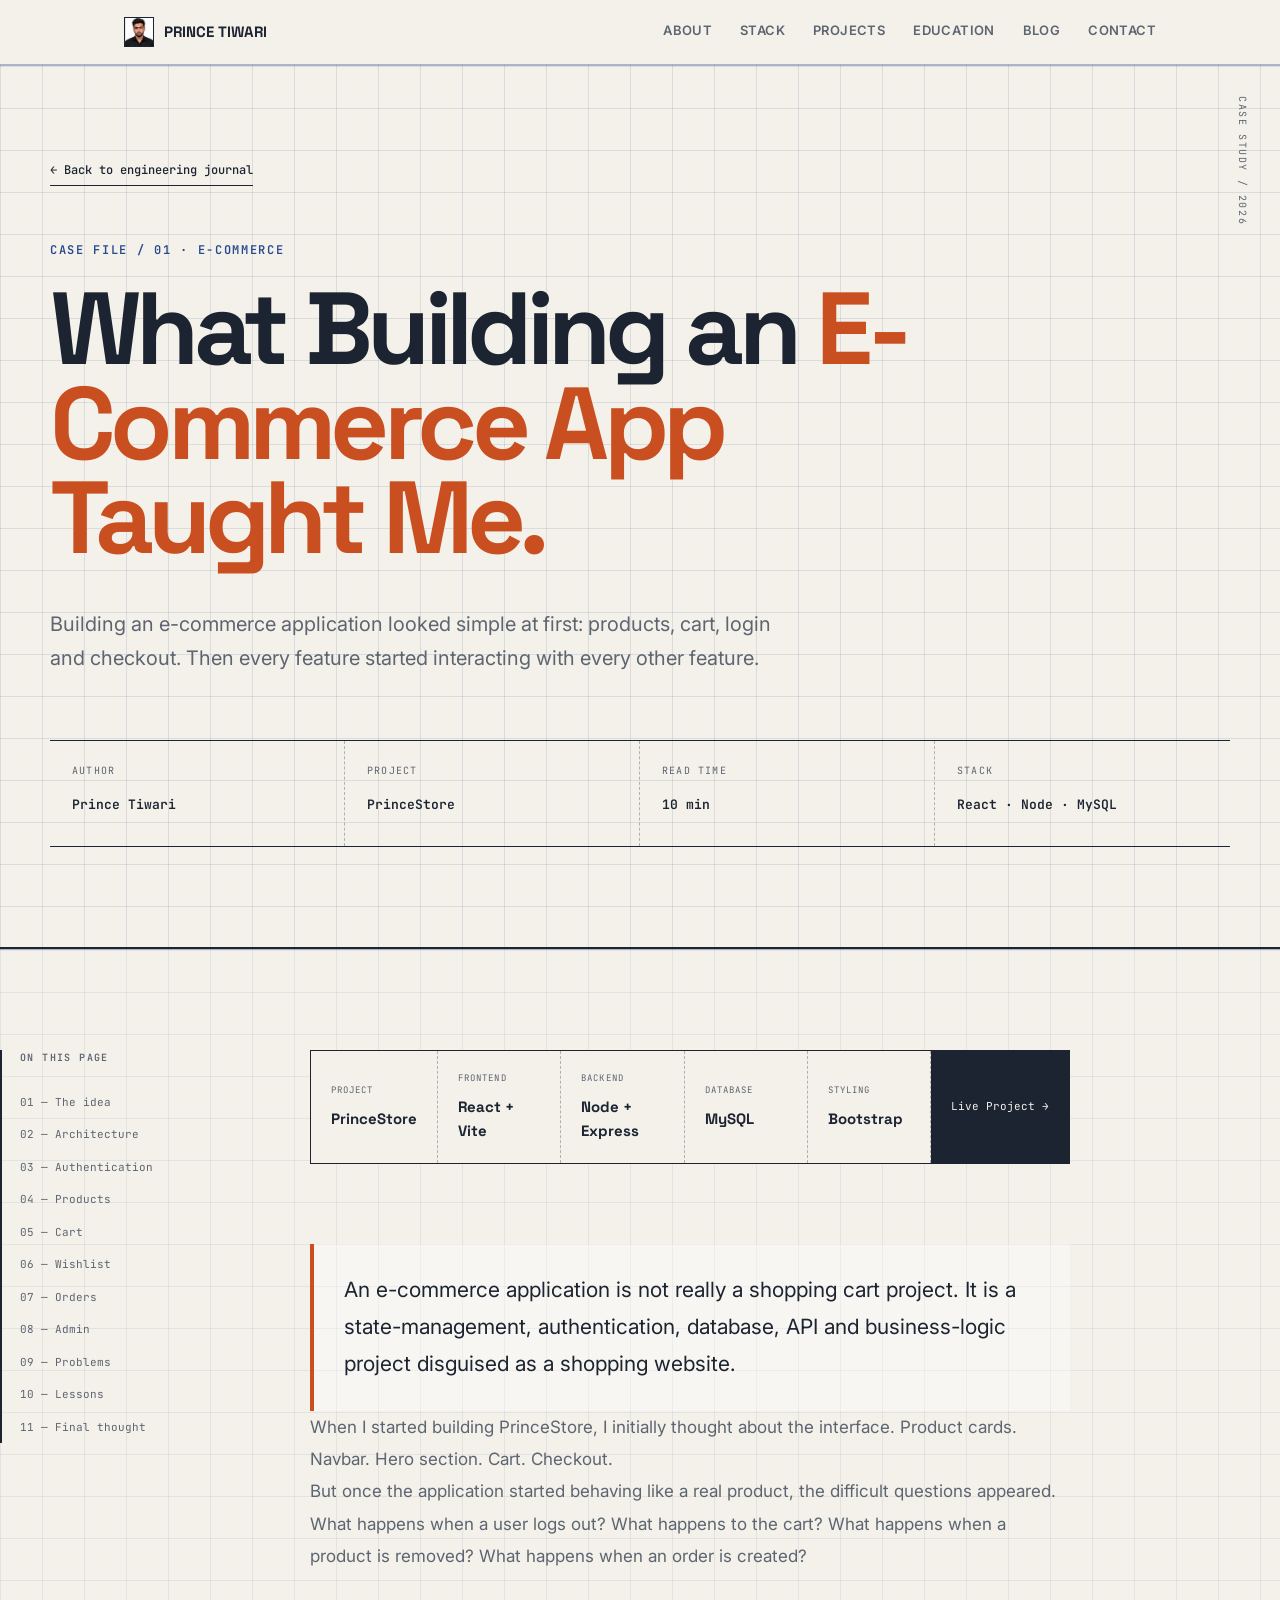
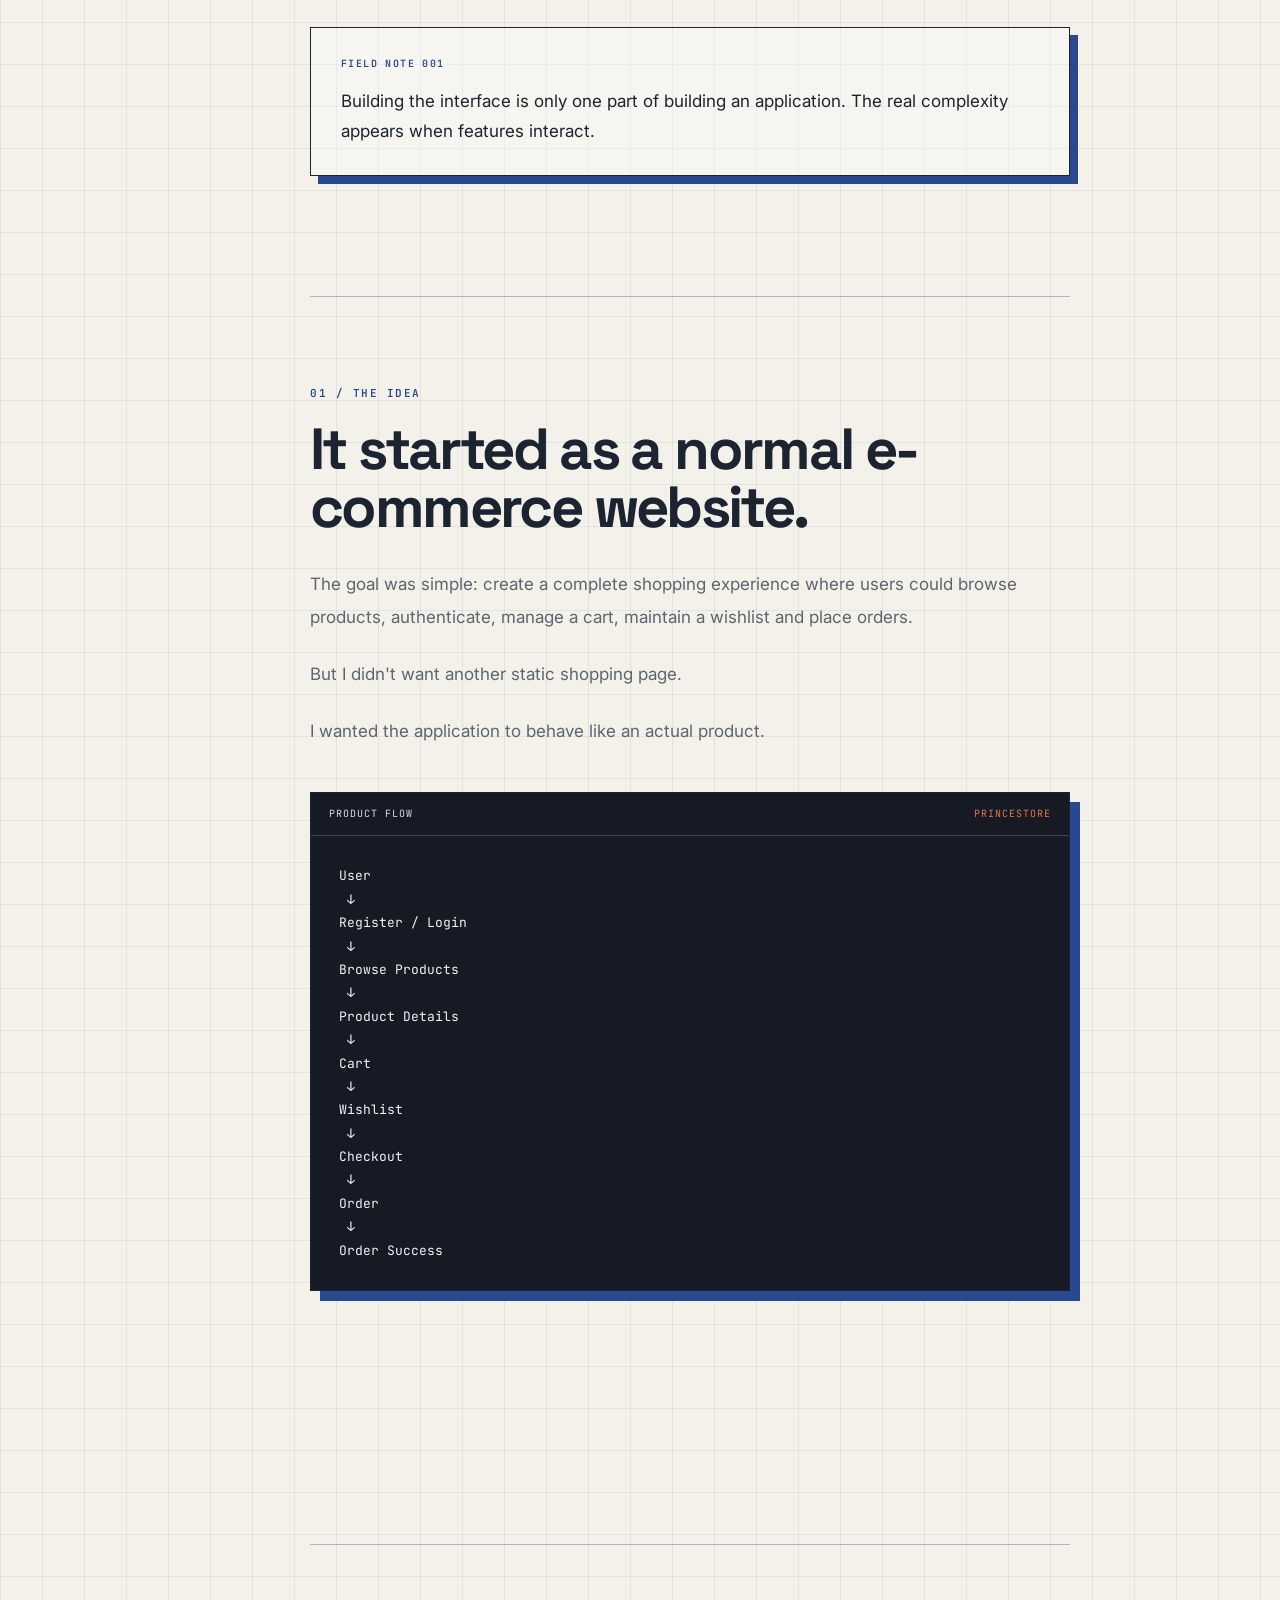
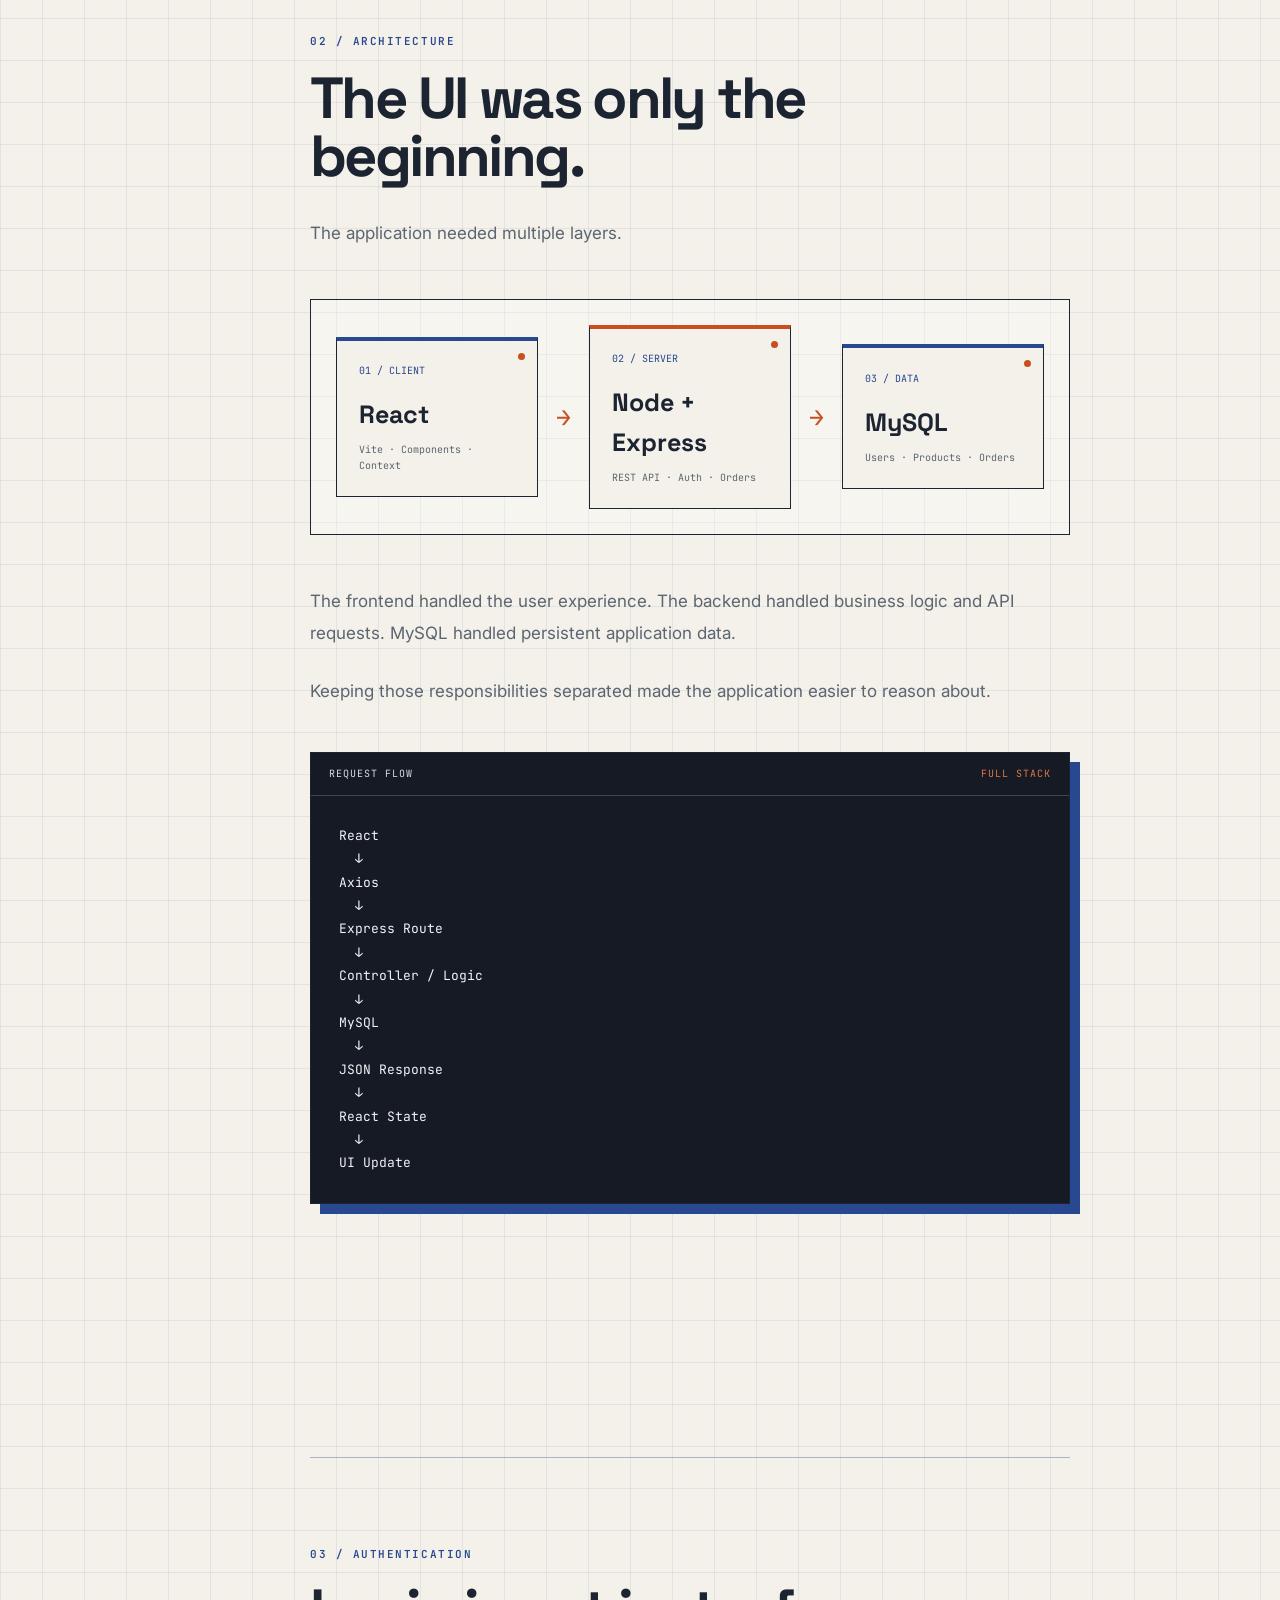
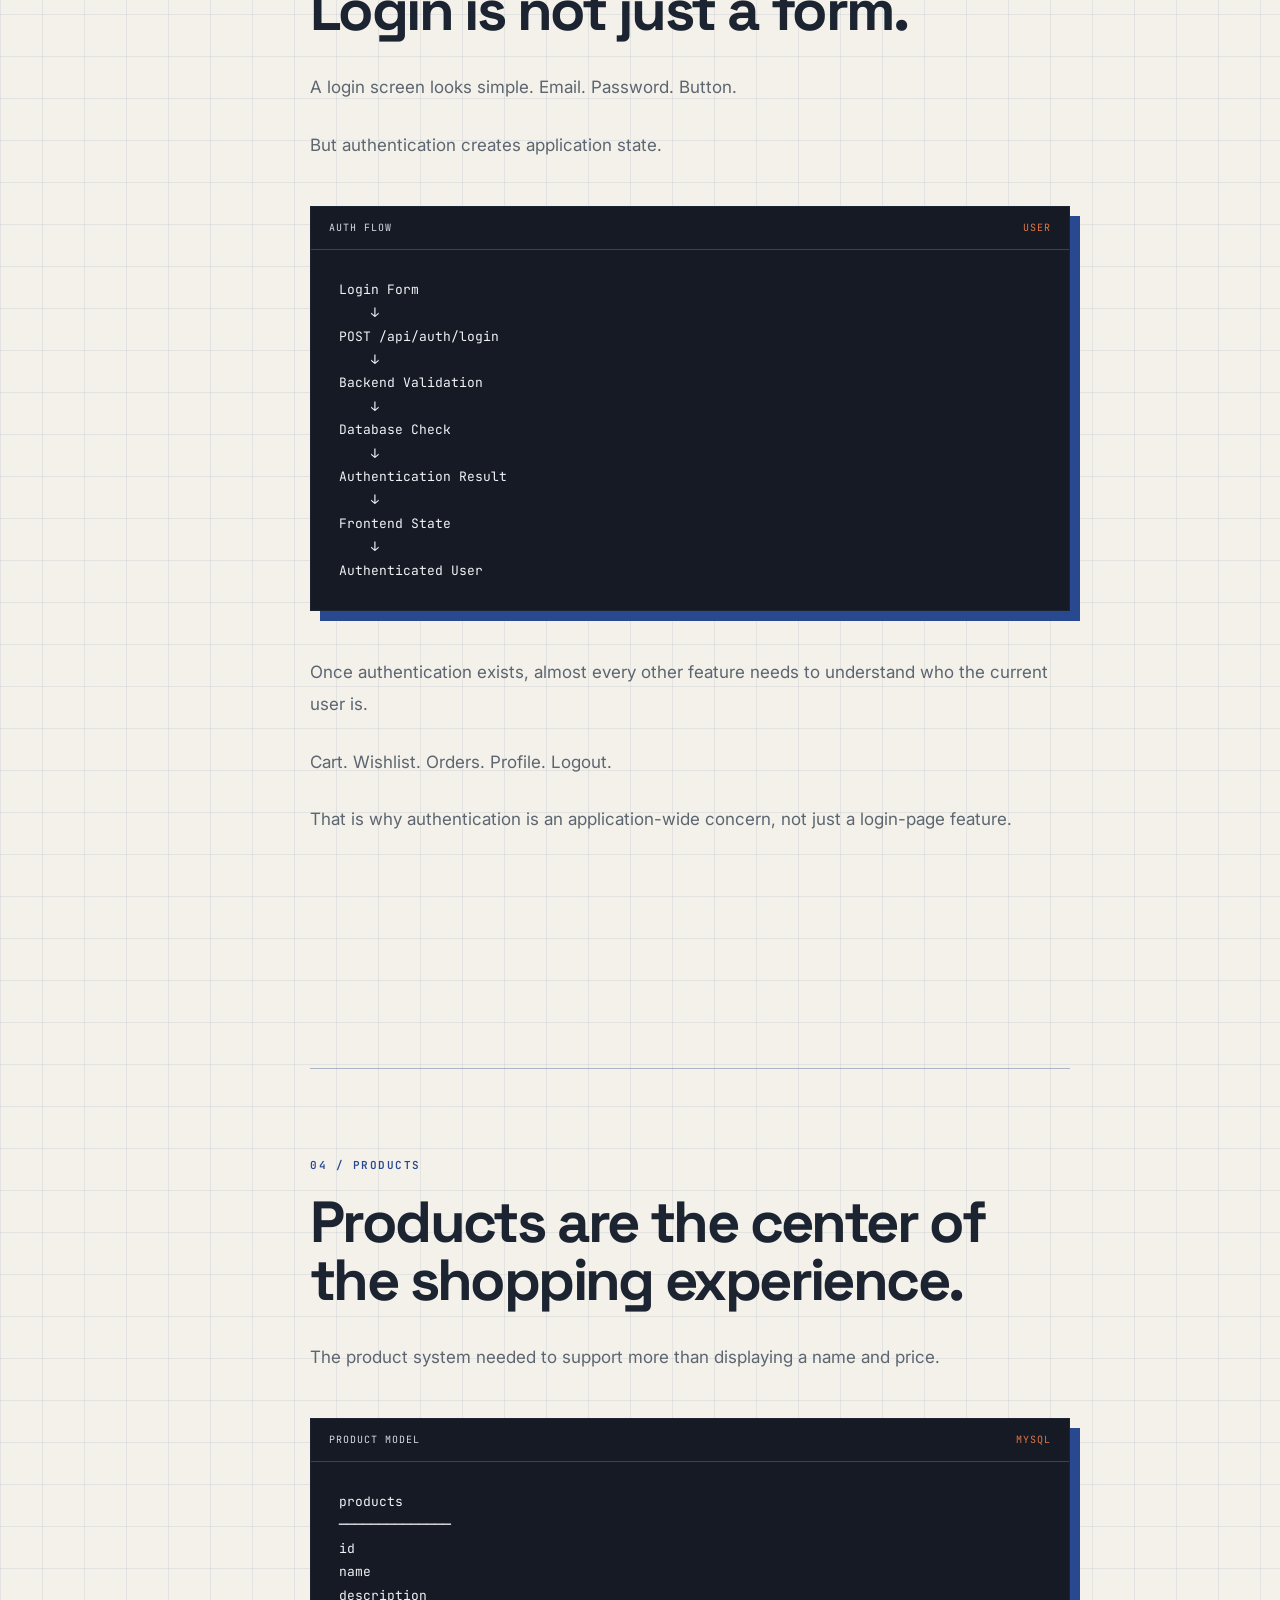
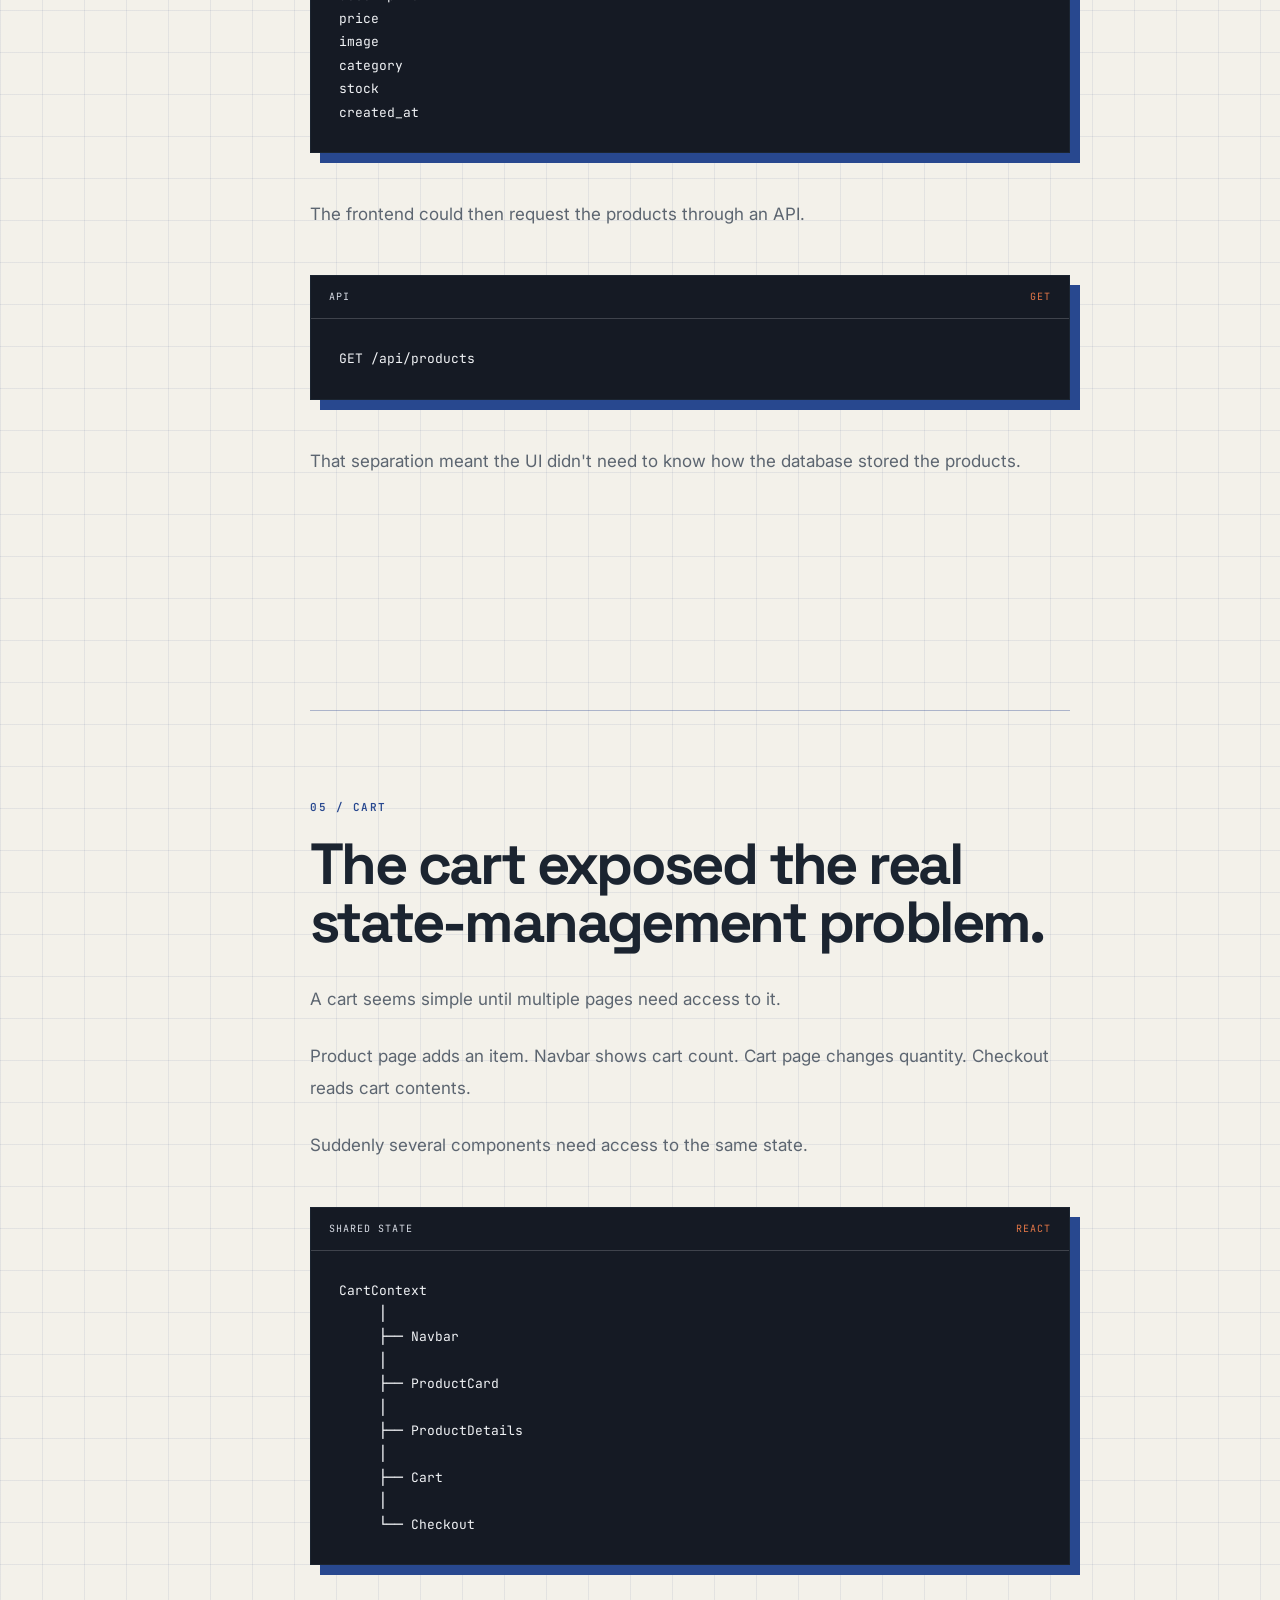
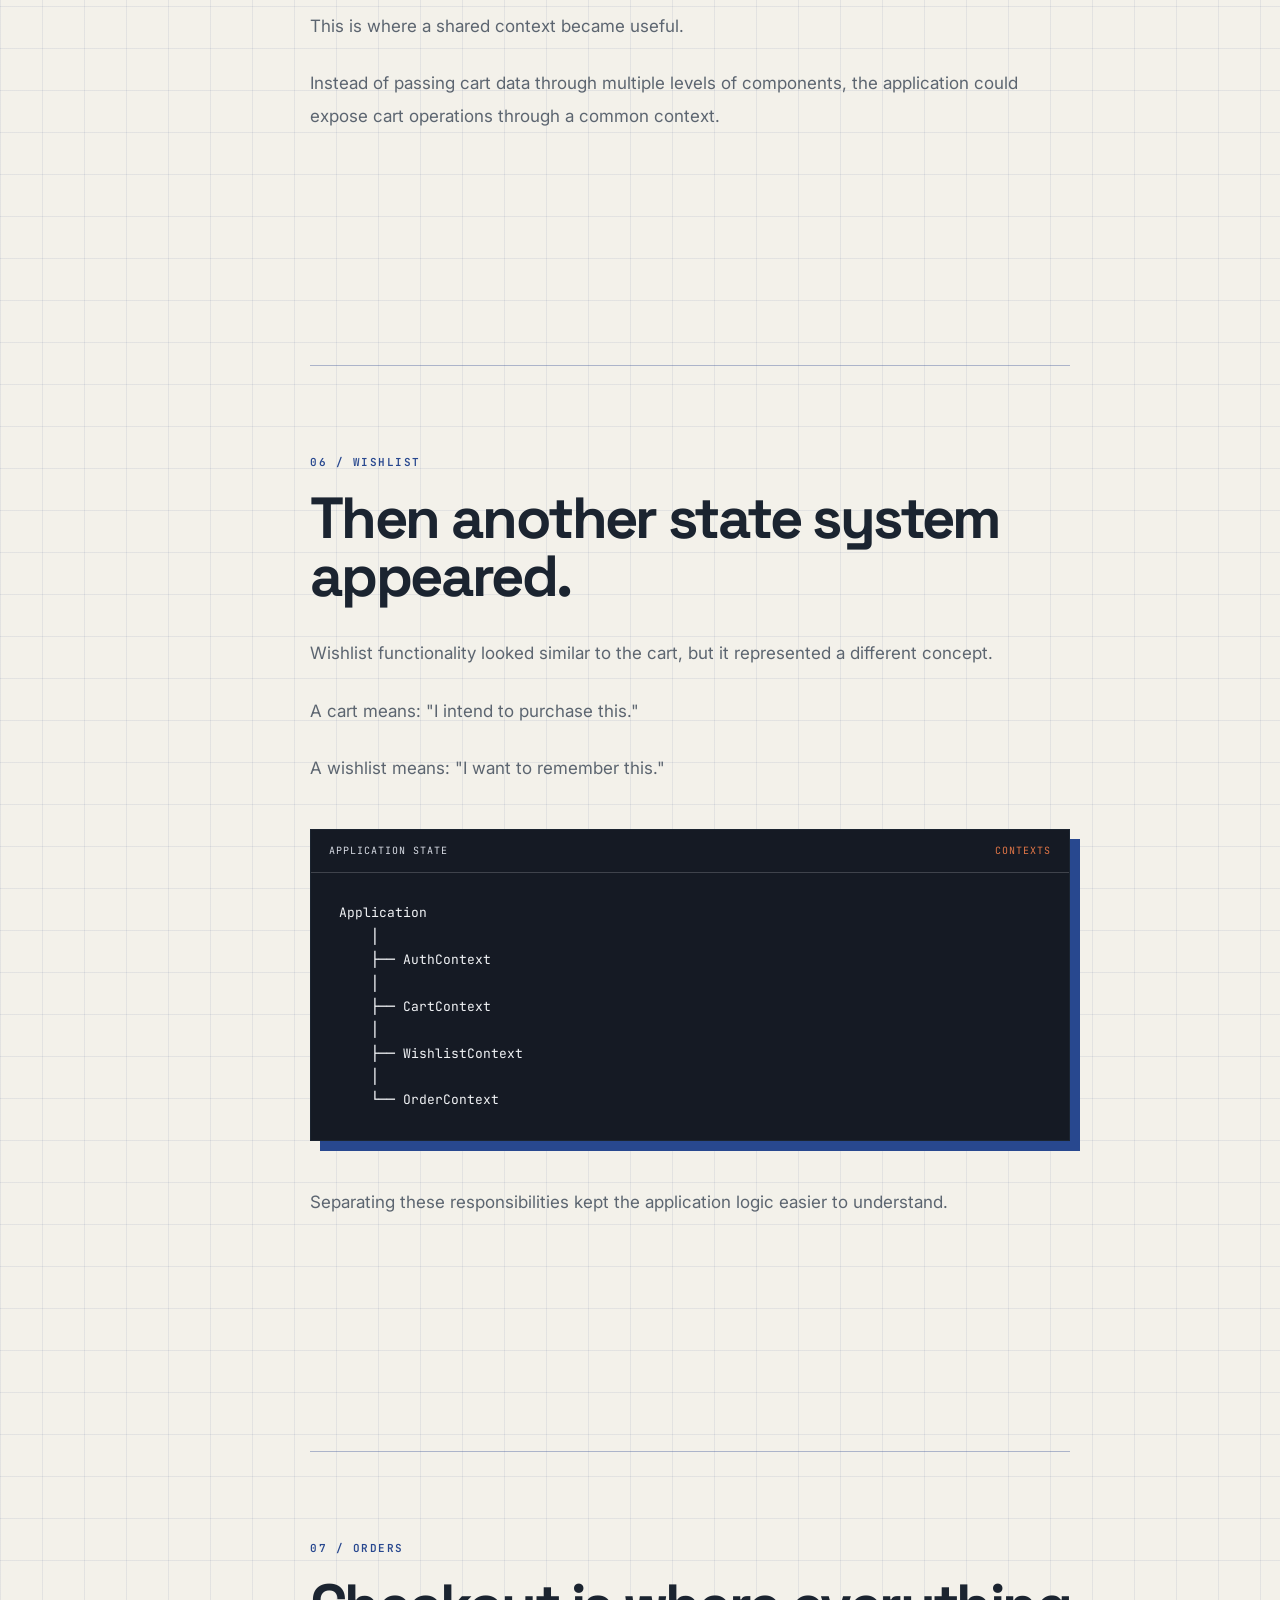
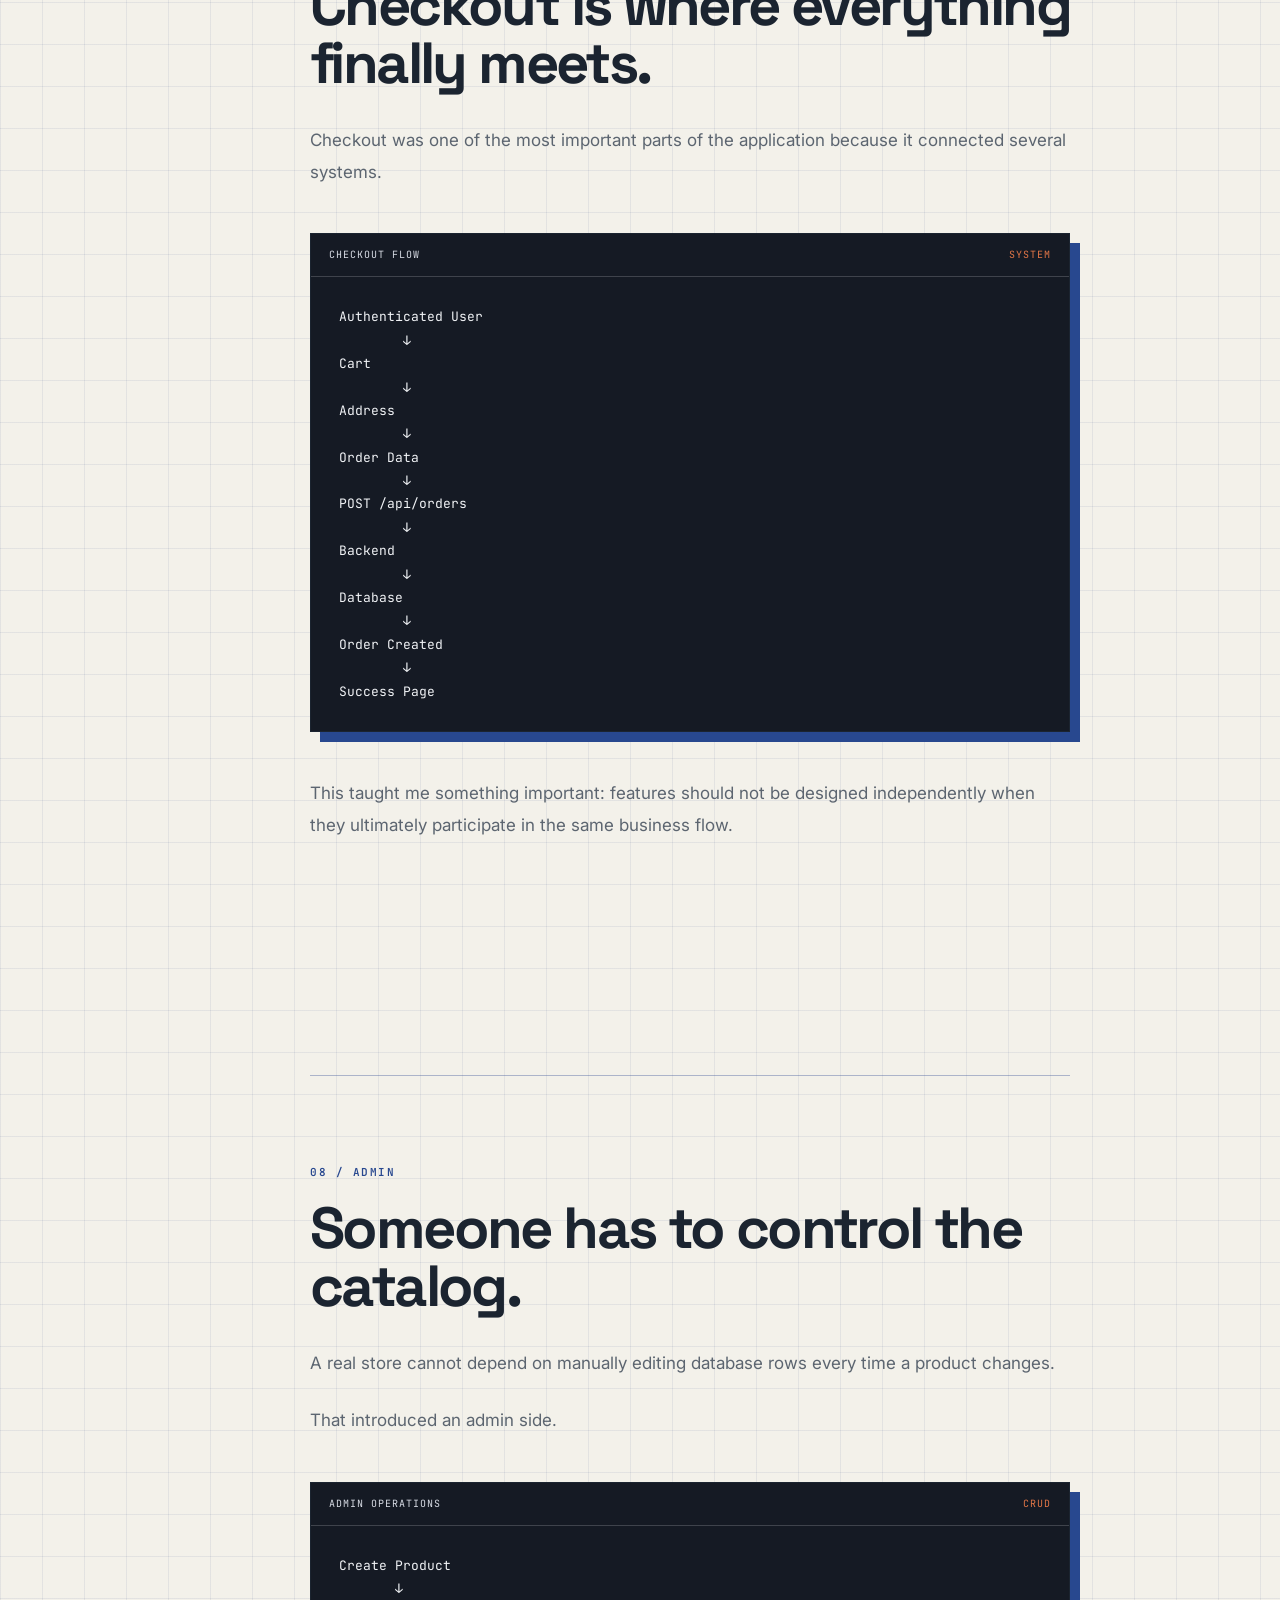
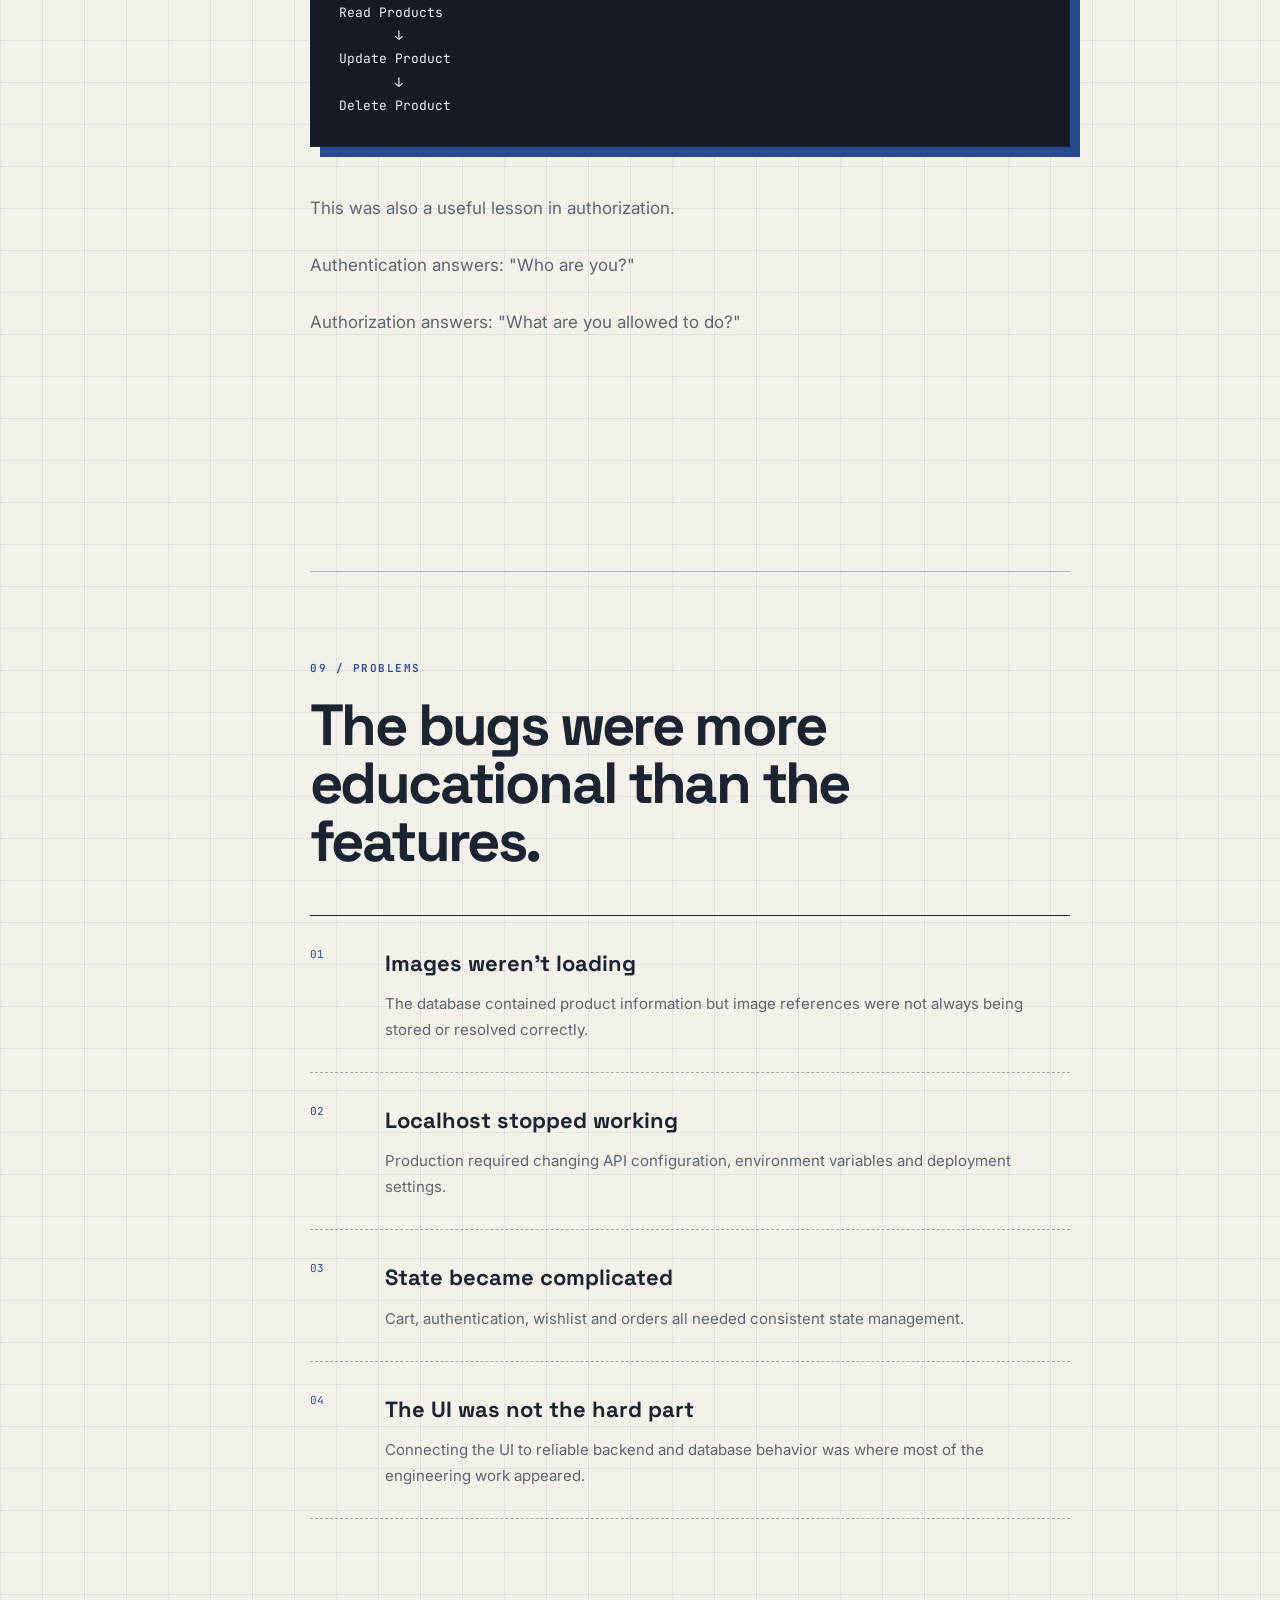
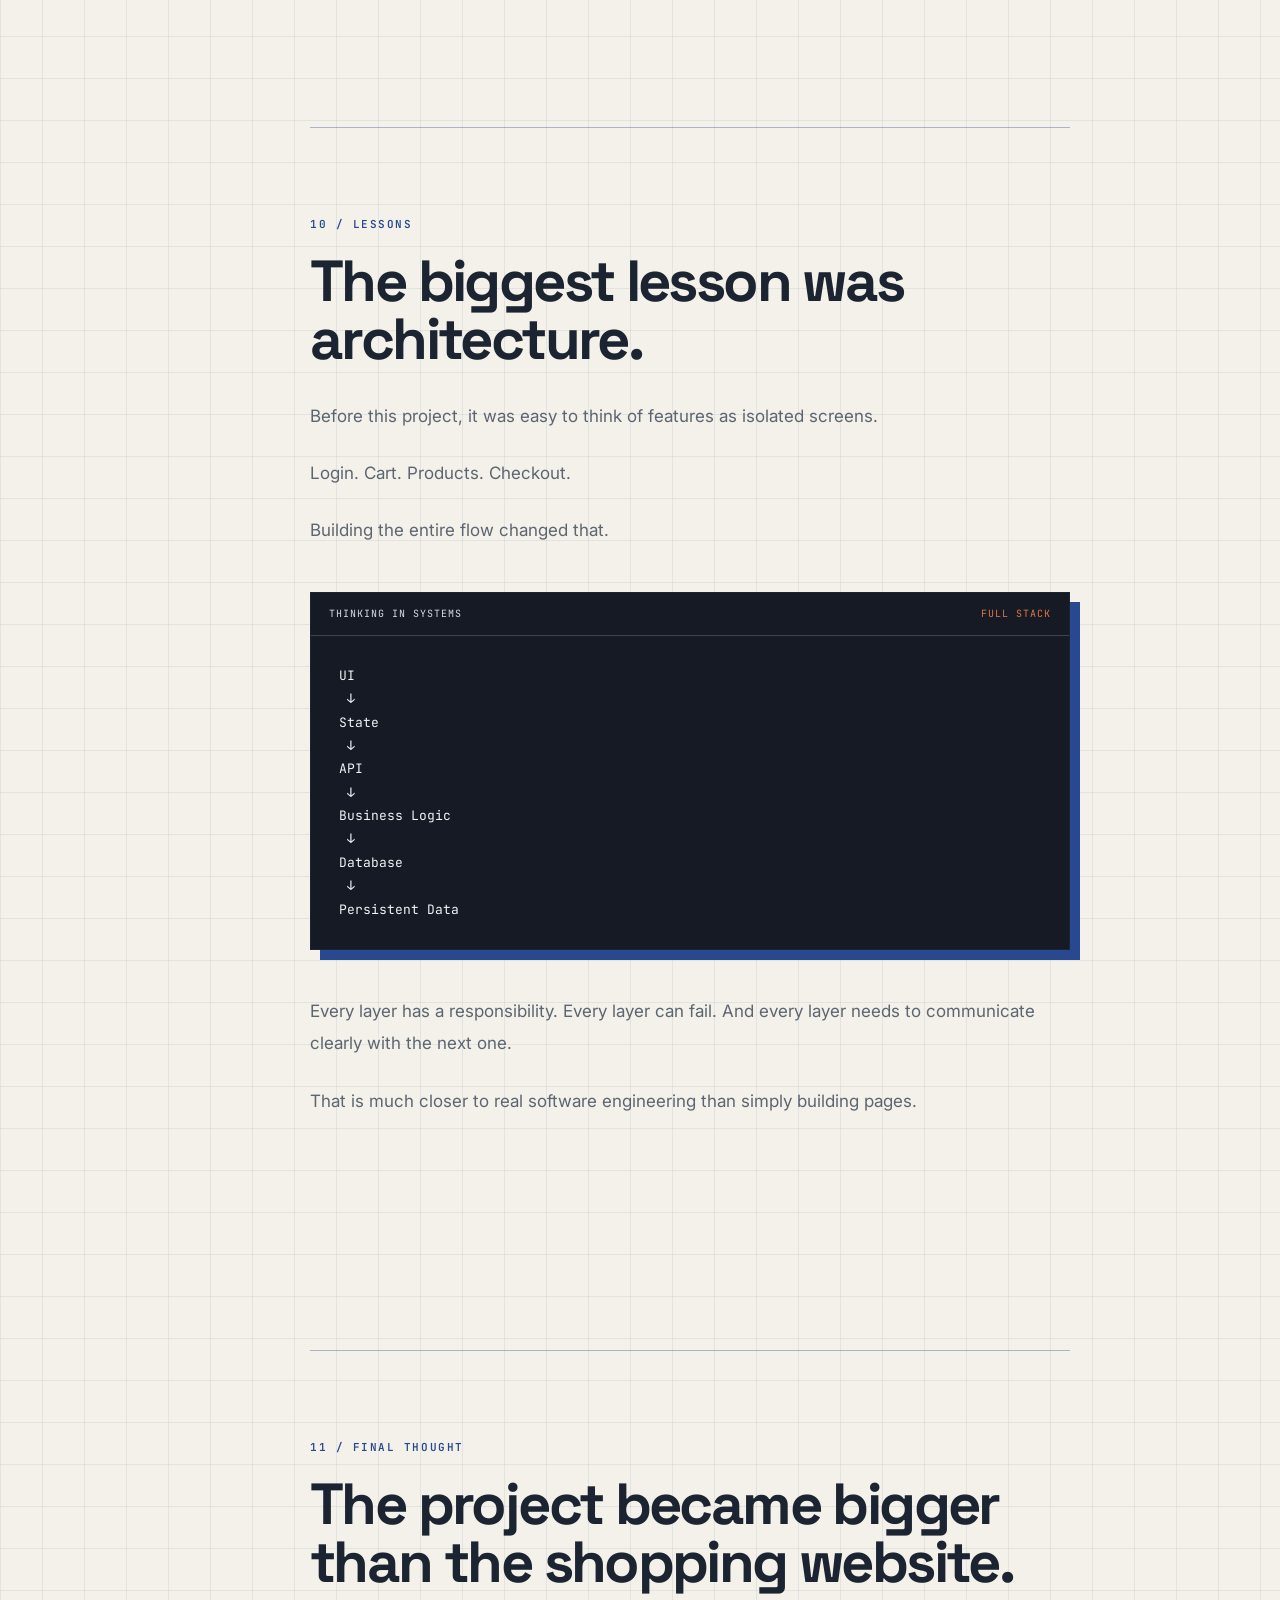
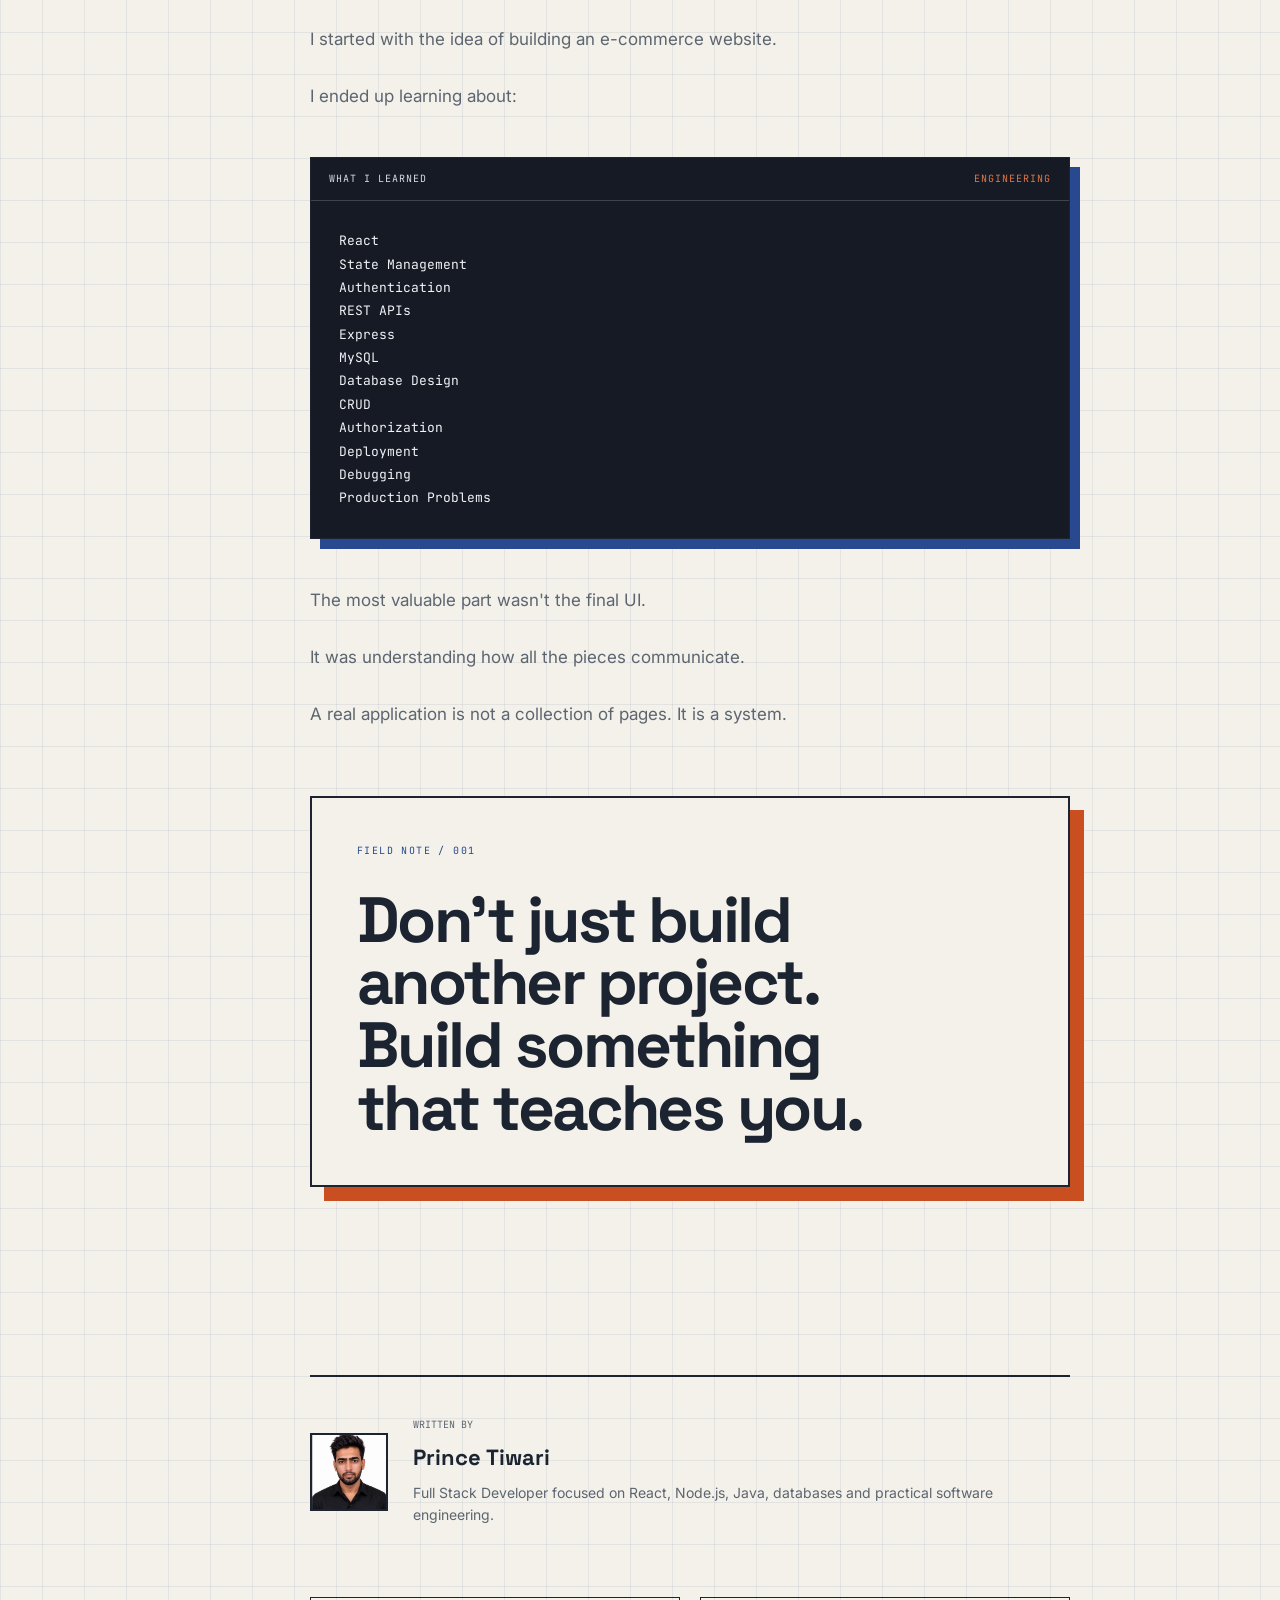
<file: blogRead.html>
<!DOCTYPE html>
<html lang="en">

<head>
  <meta charset="UTF-8">
  <meta name="viewport" content="width=device-width, initial-scale=1.0">

  <title>What Building an E-Commerce App Taught Me | Prince Tiwari</title>

  <meta
    name="description"
    content="What I learned while building PrinceStore, a full-stack e-commerce application using React, Node.js, Express and MySQL."
  >

  <meta
    name="keywords"
    content="E-Commerce Development, React E-Commerce, Node.js, Express.js, MySQL, Full Stack Development, React Project, Shopping Cart, Authentication, REST API, Prince Tiwari"
  >

  <meta name="author" content="Prince Tiwari">
  <meta name="robots" content="index, follow, max-image-preview:large">
  <meta name="language" content="English">
  <meta name="theme-color" content="#F3F1EA">

  <link
    rel="canonical"
    href="https://princetiwari.in/blogRead.html"
  >

  <meta property="og:type" content="article">
  <meta property="og:site_name" content="Prince Tiwari">

  <meta
    property="og:title"
    content="What Building an E-Commerce App Taught Me"
  >

  <meta
    property="og:description"
    content="A practical case study about building PrinceStore with React, Node.js, Express and MySQL."
  >

  <meta
    property="og:url"
    content="https://princetiwari.in/blogRead.html"
  >

  <meta
    property="og:image"
    content="https://princetiwari.in/profile.jpg"
  >

  <meta
    name="twitter:card"
    content="summary_large_image"
  >

  <meta
    name="twitter:title"
    content="What Building an E-Commerce App Taught Me"
  >

  <meta
    name="twitter:description"
    content="A practical case study about building PrinceStore."
  >

  <meta
    name="twitter:image"
    content="https://princetiwari.in/profile.jpg"
  >

  <link
    rel="preconnect"
    href="https://fonts.googleapis.com"
  >

  <link
    rel="preconnect"
    href="https://fonts.gstatic.com"
    crossorigin
  >

  <link
    href="https://fonts.googleapis.com/css2?family=Space+Grotesk:wght@500;600;700&family=Inter:wght@400;500;600&family=JetBrains+Mono:wght@400;500;600&display=swap"
    rel="stylesheet"
  >

  <link
    rel="stylesheet"
    href="css/style.css"
  >

  <link
    rel="stylesheet"
    href="css/blog.css"
  >

  <link
    rel="stylesheet"
    href="css/blogRead.css"
  >

  <link
    rel="icon"
    type="image/png"
    href="Pfavicon.png"
  >

  <script type="application/ld+json">
  {
    "@context": "https://schema.org",
    "@type": "TechArticle",
    "headline": "What Building an E-Commerce App Taught Me",
    "description": "A practical case study about building PrinceStore using React, Node.js, Express and MySQL.",
    "image": "https://princetiwari.in/profile.jpg",
    "author": {
      "@type": "Person",
      "name": "Prince Tiwari",
      "url": "https://princetiwari.in/"
    },
    "publisher": {
      "@type": "Person",
      "name": "Prince Tiwari"
    },
    "datePublished": "2026-08-24",
    "dateModified": "2026-08-24",
    "mainEntityOfPage": {
      "@type": "WebPage",
      "@id": "https://princetiwari.in/blogRead.html"
    },
    "keywords": [
      "E-Commerce",
      "React",
      "Node.js",
      "Express",
      "MySQL",
      "Full Stack Development"
    ]
  }
  </script>

</head>

<body class="article-page">

<header class="site">

  <div class="nav">

    <a
      class="brand"
      href="index.html"
    >

      <span class="badge">

        <img
          src="Profile.webp"
          alt="Prince Tiwari"
        >

      </span>

      PRINCE TIWARI

    </a>

    <button
      class="nav-toggle"
      id="navToggle"
      aria-label="Toggle navigation"
      aria-expanded="false"
    >

      <span></span>
      <span></span>
      <span></span>

    </button>

    <nav
      class="links"
      id="navLinks"
    >

      <a href="about.html">
        About
      </a>

      <a href="stack.html">
        Stack
      </a>

      <a href="projects.html">
        Projects
      </a>

      <a href="education.html">
        Education
      </a>

      <a
        href="blog.html"
        aria-current="page"
      >
        Blog
      </a>

      <a href="contact.html">
        Contact
      </a>

    </nav>

  </div>

</header>

<main>

  <section class="article-hero">

    <div class="article-wrap">

      <a
        class="article-back"
        href="blog.html"
      >
        ← Back to engineering journal
      </a>

      <div class="article-label">
        CASE FILE / 01 · E-COMMERCE
      </div>

      <h1>
        What Building an
        <span>E-Commerce App Taught Me.</span>
      </h1>

      <p class="article-lead">

        Building an e-commerce application looked simple at first:
        products, cart, login and checkout.

        Then every feature started interacting with every other feature.

      </p>

      <div class="article-meta">

        <div>
          <span>AUTHOR</span>
          <strong>Prince Tiwari</strong>
        </div>

        <div>
          <span>PROJECT</span>
          <strong>PrinceStore</strong>
        </div>

        <div>
          <span>READ TIME</span>
          <strong>10 min</strong>
        </div>

        <div>
          <span>STACK</span>
          <strong>React · Node · MySQL</strong>
        </div>

      </div>

    </div>

  </section>

  <section class="article-body-section">

    <div class="article-layout">

      <aside class="article-sidebar">

        <div class="article-index">

          <span class="article-index-title">
            ON THIS PAGE
          </span>

          <a href="#idea">
            01 — The idea
          </a>

          <a href="#architecture">
            02 — Architecture
          </a>

          <a href="#auth">
            03 — Authentication
          </a>

          <a href="#products">
            04 — Products
          </a>

          <a href="#cart">
            05 — Cart
          </a>

          <a href="#wishlist">
            06 — Wishlist
          </a>

          <a href="#orders">
            07 — Orders
          </a>

          <a href="#admin">
            08 — Admin
          </a>

          <a href="#problems">
            09 — Problems
          </a>

          <a href="#lessons">
            10 — Lessons
          </a>

          <a href="#final">
            11 — Final thought
          </a>

        </div>

      </aside>

      <article class="article-content">

        <div class="project-strip">

          <div>
            <span>PROJECT</span>
            <strong>PrinceStore</strong>
          </div>

          <div>
            <span>FRONTEND</span>
            <strong>React + Vite</strong>
          </div>

          <div>
            <span>BACKEND</span>
            <strong>Node + Express</strong>
          </div>

          <div>
            <span>DATABASE</span>
            <strong>MySQL</strong>
          </div>

          <div>
            <span>STYLING</span>
            <strong>Bootstrap</strong>
          </div>

          <a
            href="https://ecommerce-frontend-rust-seven.vercel.app"
            target="_blank"
            rel="noopener noreferrer"
          >
            Live Project →
          </a>

        </div>

        <p class="article-opening">

          An e-commerce application is not really a shopping cart project.

          It is a state-management, authentication, database,
          API and business-logic project disguised as a shopping website.

        </p>

        <p>

          When I started building PrinceStore, I initially thought about
          the interface.

          Product cards.

          Navbar.

          Hero section.

          Cart.

          Checkout.

        </p>

        <p>

          But once the application started behaving like a real product,
          the difficult questions appeared.

        </p>

        <p>

          What happens when a user logs out?

          What happens to the cart?

          What happens when a product is removed?

          What happens when an order is created?

        </p>

        <div class="article-note">

          <span class="note-label">
            FIELD NOTE 001
          </span>

          <p>

            Building the interface is only one part of building
            an application.

            The real complexity appears when features interact.

          </p>

        </div>

        <section
          id="idea"
          class="article-section"
        >

          <span class="article-section-number">
            01 / THE IDEA
          </span>

          <h2>
            It started as a normal e-commerce website.
          </h2>

          <p>

            The goal was simple:

            create a complete shopping experience where users could
            browse products, authenticate, manage a cart, maintain a
            wishlist and place orders.

          </p>

          <p>

            But I didn't want another static shopping page.

          </p>

          <p>

            I wanted the application to behave like an actual product.

          </p>

          <div class="code-block">

            <div class="code-head">
              <span>PRODUCT FLOW</span>
              <span>PRINCESTORE</span>
            </div>

            <pre><code>User
 ↓
Register / Login
 ↓
Browse Products
 ↓
Product Details
 ↓
Cart
 ↓
Wishlist
 ↓
Checkout
 ↓
Order
 ↓
Order Success</code></pre>

          </div>

        </section>

        <section
          id="architecture"
          class="article-section"
        >

          <span class="article-section-number">
            02 / ARCHITECTURE
          </span>

          <h2>
            The UI was only the beginning.
          </h2>

          <p>

            The application needed multiple layers.

          </p>

          <div class="architecture-diagram">

            <div class="architecture-node frontend-node">

              <span>
                01 / CLIENT
              </span>

              <strong>
                React
              </strong>

              <small>
                Vite · Components · Context
              </small>

            </div>

            <div class="architecture-arrow">
              →
            </div>

            <div class="architecture-node backend-node">

              <span>
                02 / SERVER
              </span>

              <strong>
                Node + Express
              </strong>

              <small>
                REST API · Auth · Orders
              </small>

            </div>

            <div class="architecture-arrow">
              →
            </div>

            <div class="architecture-node database-node">

              <span>
                03 / DATA
              </span>

              <strong>
                MySQL
              </strong>

              <small>
                Users · Products · Orders
              </small>

            </div>

          </div>

          <p>

            The frontend handled the user experience.

            The backend handled business logic and API requests.

            MySQL handled persistent application data.

          </p>

          <p>

            Keeping those responsibilities separated made the application
            easier to reason about.

          </p>

          <div class="code-block">

            <div class="code-head">
              <span>REQUEST FLOW</span>
              <span>FULL STACK</span>
            </div>

            <pre><code>React
  ↓
Axios
  ↓
Express Route
  ↓
Controller / Logic
  ↓
MySQL
  ↓
JSON Response
  ↓
React State
  ↓
UI Update</code></pre>

          </div>

        </section>

        <section
          id="auth"
          class="article-section"
        >

          <span class="article-section-number">
            03 / AUTHENTICATION
          </span>

          <h2>
            Login is not just a form.
          </h2>

          <p>

            A login screen looks simple.

            Email.

            Password.

            Button.

          </p>

          <p>

            But authentication creates application state.

          </p>

          <div class="code-block">

            <div class="code-head">
              <span>AUTH FLOW</span>
              <span>USER</span>
            </div>

            <pre><code>Login Form
    ↓
POST /api/auth/login
    ↓
Backend Validation
    ↓
Database Check
    ↓
Authentication Result
    ↓
Frontend State
    ↓
Authenticated User</code></pre>

          </div>

          <p>

            Once authentication exists, almost every other feature needs
            to understand who the current user is.

          </p>

          <p>

            Cart.

            Wishlist.

            Orders.

            Profile.

            Logout.

          </p>

          <p>

            That is why authentication is an application-wide concern,
            not just a login-page feature.

          </p>

        </section>

        <section
          id="products"
          class="article-section"
        >

          <span class="article-section-number">
            04 / PRODUCTS
          </span>

          <h2>
            Products are the center of the shopping experience.
          </h2>

          <p>

            The product system needed to support more than displaying
            a name and price.

          </p>

          <div class="code-block">

            <div class="code-head">
              <span>PRODUCT MODEL</span>
              <span>MYSQL</span>
            </div>

            <pre><code>products
──────────────
id
name
description
price
image
category
stock
created_at</code></pre>

          </div>

          <p>

            The frontend could then request the products through an API.

          </p>

          <div class="code-block">

            <div class="code-head">
              <span>API</span>
              <span>GET</span>
            </div>

            <pre><code>GET /api/products</code></pre>

          </div>

          <p>

            That separation meant the UI didn't need to know how the
            database stored the products.

          </p>

        </section>

        <section
          id="cart"
          class="article-section"
        >

          <span class="article-section-number">
            05 / CART
          </span>

          <h2>
            The cart exposed the real state-management problem.
          </h2>

          <p>

            A cart seems simple until multiple pages need access to it.

          </p>

          <p>

            Product page adds an item.

            Navbar shows cart count.

            Cart page changes quantity.

            Checkout reads cart contents.

          </p>

          <p>

            Suddenly several components need access to the same state.

          </p>

          <div class="code-block">

            <div class="code-head">
              <span>SHARED STATE</span>
              <span>REACT</span>
            </div>

            <pre><code>CartContext
     │
     ├── Navbar
     │
     ├── ProductCard
     │
     ├── ProductDetails
     │
     ├── Cart
     │
     └── Checkout</code></pre>

          </div>

          <p>

            This is where a shared context became useful.

          </p>

          <p>

            Instead of passing cart data through multiple levels of
            components, the application could expose cart operations
            through a common context.

          </p>

        </section>

        <section
          id="wishlist"
          class="article-section"
        >

          <span class="article-section-number">
            06 / WISHLIST
          </span>

          <h2>
            Then another state system appeared.
          </h2>

          <p>

            Wishlist functionality looked similar to the cart,
            but it represented a different concept.

          </p>

          <p>

            A cart means:

            "I intend to purchase this."

          </p>

          <p>

            A wishlist means:

            "I want to remember this."

          </p>

          <div class="code-block">

            <div class="code-head">
              <span>APPLICATION STATE</span>
              <span>CONTEXTS</span>
            </div>

            <pre><code>Application
    │
    ├── AuthContext
    │
    ├── CartContext
    │
    ├── WishlistContext
    │
    └── OrderContext</code></pre>

          </div>

          <p>

            Separating these responsibilities kept the application logic
            easier to understand.

          </p>

        </section>

        <section
          id="orders"
          class="article-section"
        >

          <span class="article-section-number">
            07 / ORDERS
          </span>

          <h2>
            Checkout is where everything finally meets.
          </h2>

          <p>

            Checkout was one of the most important parts of the application
            because it connected several systems.

          </p>

          <div class="code-block">

            <div class="code-head">
              <span>CHECKOUT FLOW</span>
              <span>SYSTEM</span>
            </div>

            <pre><code>Authenticated User
        ↓
Cart
        ↓
Address
        ↓
Order Data
        ↓
POST /api/orders
        ↓
Backend
        ↓
Database
        ↓
Order Created
        ↓
Success Page</code></pre>

          </div>

          <p>

            This taught me something important:

            features should not be designed independently when they
            ultimately participate in the same business flow.

          </p>

        </section>

        <section
          id="admin"
          class="article-section"
        >

          <span class="article-section-number">
            08 / ADMIN
          </span>

          <h2>
            Someone has to control the catalog.
          </h2>

          <p>

            A real store cannot depend on manually editing database rows
            every time a product changes.

          </p>

          <p>

            That introduced an admin side.

          </p>

          <div class="code-block">

            <div class="code-head">
              <span>ADMIN OPERATIONS</span>
              <span>CRUD</span>
            </div>

            <pre><code>Create Product
       ↓
Read Products
       ↓
Update Product
       ↓
Delete Product</code></pre>

          </div>

          <p>

            This was also a useful lesson in authorization.

          </p>

          <p>

            Authentication answers:

            "Who are you?"

          </p>

          <p>

            Authorization answers:

            "What are you allowed to do?"

          </p>

        </section>

        <section
          id="problems"
          class="article-section"
        >

          <span class="article-section-number">
            09 / PROBLEMS
          </span>

          <h2>
            The bugs were more educational than the features.
          </h2>

          <div class="mistake-list">

            <div>

              <span>01</span>

              <strong>
                Images weren't loading
              </strong>

              <p>

                The database contained product information but image
                references were not always being stored or resolved
                correctly.

              </p>

            </div>

            <div>

              <span>02</span>

              <strong>
                Localhost stopped working
              </strong>

              <p>

                Production required changing API configuration,
                environment variables and deployment settings.

              </p>

            </div>

            <div>

              <span>03</span>

              <strong>
                State became complicated
              </strong>

              <p>

                Cart, authentication, wishlist and orders all needed
                consistent state management.

              </p>

            </div>

            <div>

              <span>04</span>

              <strong>
                The UI was not the hard part
              </strong>

              <p>

                Connecting the UI to reliable backend and database
                behavior was where most of the engineering work appeared.

              </p>

            </div>

          </div>

        </section>

        <section
          id="lessons"
          class="article-section"
        >

          <span class="article-section-number">
            10 / LESSONS
          </span>

          <h2>
            The biggest lesson was architecture.
          </h2>

          <p>

            Before this project, it was easy to think of features as
            isolated screens.

          </p>

          <p>

            Login.

            Cart.

            Products.

            Checkout.

          </p>

          <p>

            Building the entire flow changed that.

          </p>

          <div class="code-block">

            <div class="code-head">
              <span>THINKING IN SYSTEMS</span>
              <span>FULL STACK</span>
            </div>

            <pre><code>UI
 ↓
State
 ↓
API
 ↓
Business Logic
 ↓
Database
 ↓
Persistent Data</code></pre>

          </div>

          <p>

            Every layer has a responsibility.

            Every layer can fail.

            And every layer needs to communicate clearly with the next one.

          </p>

          <p>

            That is much closer to real software engineering than simply
            building pages.

          </p>

        </section>

        <section
          id="final"
          class="article-section"
        >

          <span class="article-section-number">
            11 / FINAL THOUGHT
          </span>

          <h2>
            The project became bigger than the shopping website.
          </h2>

          <p>

            I started with the idea of building an e-commerce website.

          </p>

          <p>

            I ended up learning about:

          </p>

          <div class="code-block">

            <div class="code-head">
              <span>WHAT I LEARNED</span>
              <span>ENGINEERING</span>
            </div>

            <pre><code>React
State Management
Authentication
REST APIs
Express
MySQL
Database Design
CRUD
Authorization
Deployment
Debugging
Production Problems</code></pre>

          </div>

          <p>

            The most valuable part wasn't the final UI.

          </p>

          <p>

            It was understanding how all the pieces communicate.

          </p>

          <p>

            A real application is not a collection of pages.

            It is a system.

          </p>

          <div class="final-statement">

            <span>
              FIELD NOTE / 001
            </span>

            <strong>

              Don't just build
              <br>
              another project.
              <br>
              Build something
              <br>
              that teaches you.

            </strong>

          </div>

        </section>

        <div class="article-author">

          <div class="author-avatar">

            <img
              src="Profile.webp"
              alt="Prince Tiwari"
            >

          </div>

          <div>

            <span>
              WRITTEN BY
            </span>

            <strong>
              Prince Tiwari
            </strong>

            <p>

              Full Stack Developer focused on React, Node.js, Java,
              databases and practical software engineering.

            </p>

          </div>

        </div>

        <div class="article-navigation">

          <a href="blog-portfolio.html">

            <span>
              PREVIOUS ARTICLE
            </span>

            ← I Don't Want a Pretty Portfolio

          </a>

          <a href="blog.html">

            <span>
              ALL ARTICLES
            </span>

            Back to Engineering Journal →

          </a>

        </div>

      </article>

    </div>

  </section>

  <section class="blog-section related-articles-section">

    <div class="blog-wrap">

      <div class="blog-section-head blog-reveal">

        <div>
          <span class="blog-section-number">
            § 12 — Related Articles
          </span>

          <h2>
            Keep exploring.
          </h2>
        </div>

        <p>
          More practical notes on React, performance, deployment and
          the engineering decisions behind real applications.
        </p>

      </div>

      <div class="blog-grid related-articles-grid">

        <article class="blog-card blog-reveal">

          <span class="blog-card-number">
            02 / REACT
          </span>

          <h3>
            React Is Not the Hard Part.
          </h3>

          <p>
            Components are easy. The difficult part begins when state,
            data flow and application architecture start growing together.
          </p>

          <div class="post-meta">
            <span class="post-tag">REACT</span>
            <span class="post-tag">ARCHITECTURE</span>
          </div>

          <div class="blog-card-bottom">
            <a class="blog-read" href="blog-react.html">
              Read article →
            </a>

            <span class="blog-read-time">
              7 MIN
            </span>
          </div>

        </article>

        <article class="blog-card blog-reveal">

          <span class="blog-card-number">
            03 / PERFORMANCE
          </span>

          <h3>
            Your Website Isn't Slow. Your Decisions Are.
          </h3>

          <p>
            Images, JavaScript, rendering and unnecessary requests can
            quietly turn a good interface into a slow experience.
          </p>

          <div class="post-meta">
            <span class="post-tag">WEB</span>
            <span class="post-tag">PERFORMANCE</span>
          </div>

          <div class="blog-card-bottom">
            <a class="blog-read" href="blog-performance.html">
              Read article →
            </a>

            <span class="blog-read-time">
              7 MIN
            </span>
          </div>

        </article>

        <article class="blog-card blog-reveal">

          <span class="blog-card-number">
            04 / DEPLOYMENT
          </span>

          <h3>
            From localhost to the Internet.
          </h3>

          <p>
            What changes after deployment: APIs, environment variables,
            databases, hosting and the problems that only appear in production.
          </p>

          <div class="post-meta">
            <span class="post-tag">DEPLOYMENT</span>
            <span class="post-tag">NODE.JS</span>
          </div>

          <div class="blog-card-bottom">
            <a class="blog-read" href="blog-deployment.html">
              Read article →
            </a>

            <span class="blog-read-time">
              8 MIN
            </span>
          </div>

        </article>

      </div>

    </div>

  </section>

  <section class="blog-section">

    <div class="blog-wrap">

      <div class="blog-cta blog-reveal">

        <div>

          <h2>
            Have something
            <br>
            worth building?
          </h2>

          <p>

            Need a developer or want to discuss an interesting project?
            Let's build something useful.

          </p>

        </div>

        <a
          class="blog-btn"
          href="contact.html"
        >
          Contact Prince →
        </a>

      </div>

    </div>

  </section>

</main>

<footer>

  <div class="wrap">

    <div class="contact-grid">

      <div>

        <h2>
          Let's build
          <br>
          something.
        </h2>

        <p
          style="
            color:var(--ink-dim);
            margin-top:16px;
            max-width:40ch;
          "
        >

          Open to full-stack developer roles and freelance MERN work.
          Based in Noida, open to remote.

        </p>

      </div>

      <div class="contact-list">

        <a href="mailto:tiwariprince340@gmail.com">

          <span class="k">
            Email
          </span>

          tiwariprince340@gmail.com

        </a>

        <a href="tel:+916203811578">

          <span class="k">
            Phone
          </span>

          +91 62038 11578

        </a>

        <a
          href="https://linkedin.com/in/princetiwariprincetiwari/"
          target="_blank"
          rel="noopener noreferrer"
        >

          <span class="k">
            LinkedIn
          </span>

          Prince Tiwari

        </a>

        <a
          href="https://github.com/PRINCETIWARI360"
          target="_blank"
          rel="noopener noreferrer"
        >

          <span class="k">
            GitHub
          </span>

          PRINCETIWARI360

        </a>

        <a
          href="https://instagram.com/maiprrincehoon"
          target="_blank"
          rel="noopener noreferrer"
        >

          <span class="k">
            Instagram
          </span>

          @maiprrincehoon

        </a>

        <a href="index.html">

          <span class="k">
            Base
          </span>

          Noida, Uttar Pradesh, India

        </a>

      </div>

    </div>

    <div class="fine">

      <span>

        ©
        <span id="year"></span>
        Prince Tiwari

      </span>

    </div>

  </div>

</footer>

  <script>
document.addEventListener('contextmenu', function (e) {
  e.preventDefault();
});

document.addEventListener('keydown', function (e) {
  if (
    e.key === 'F12' ||
    (e.ctrlKey && e.shiftKey && ['I', 'J', 'C'].includes(e.key.toUpperCase())) ||
    (e.metaKey && e.altKey && ['I', 'J', 'C'].includes(e.key.toUpperCase())) ||
    (e.ctrlKey && e.key.toUpperCase() === 'U') ||
    (e.metaKey && e.key.toUpperCase() === 'U')
  ) {
    e.preventDefault();
  }
});
</script>

<script src="js/main.js"></script>
<script src="js/blog.js"></script>
<script src="js/blogRead.js"></script>

</body>

</html>
</file>
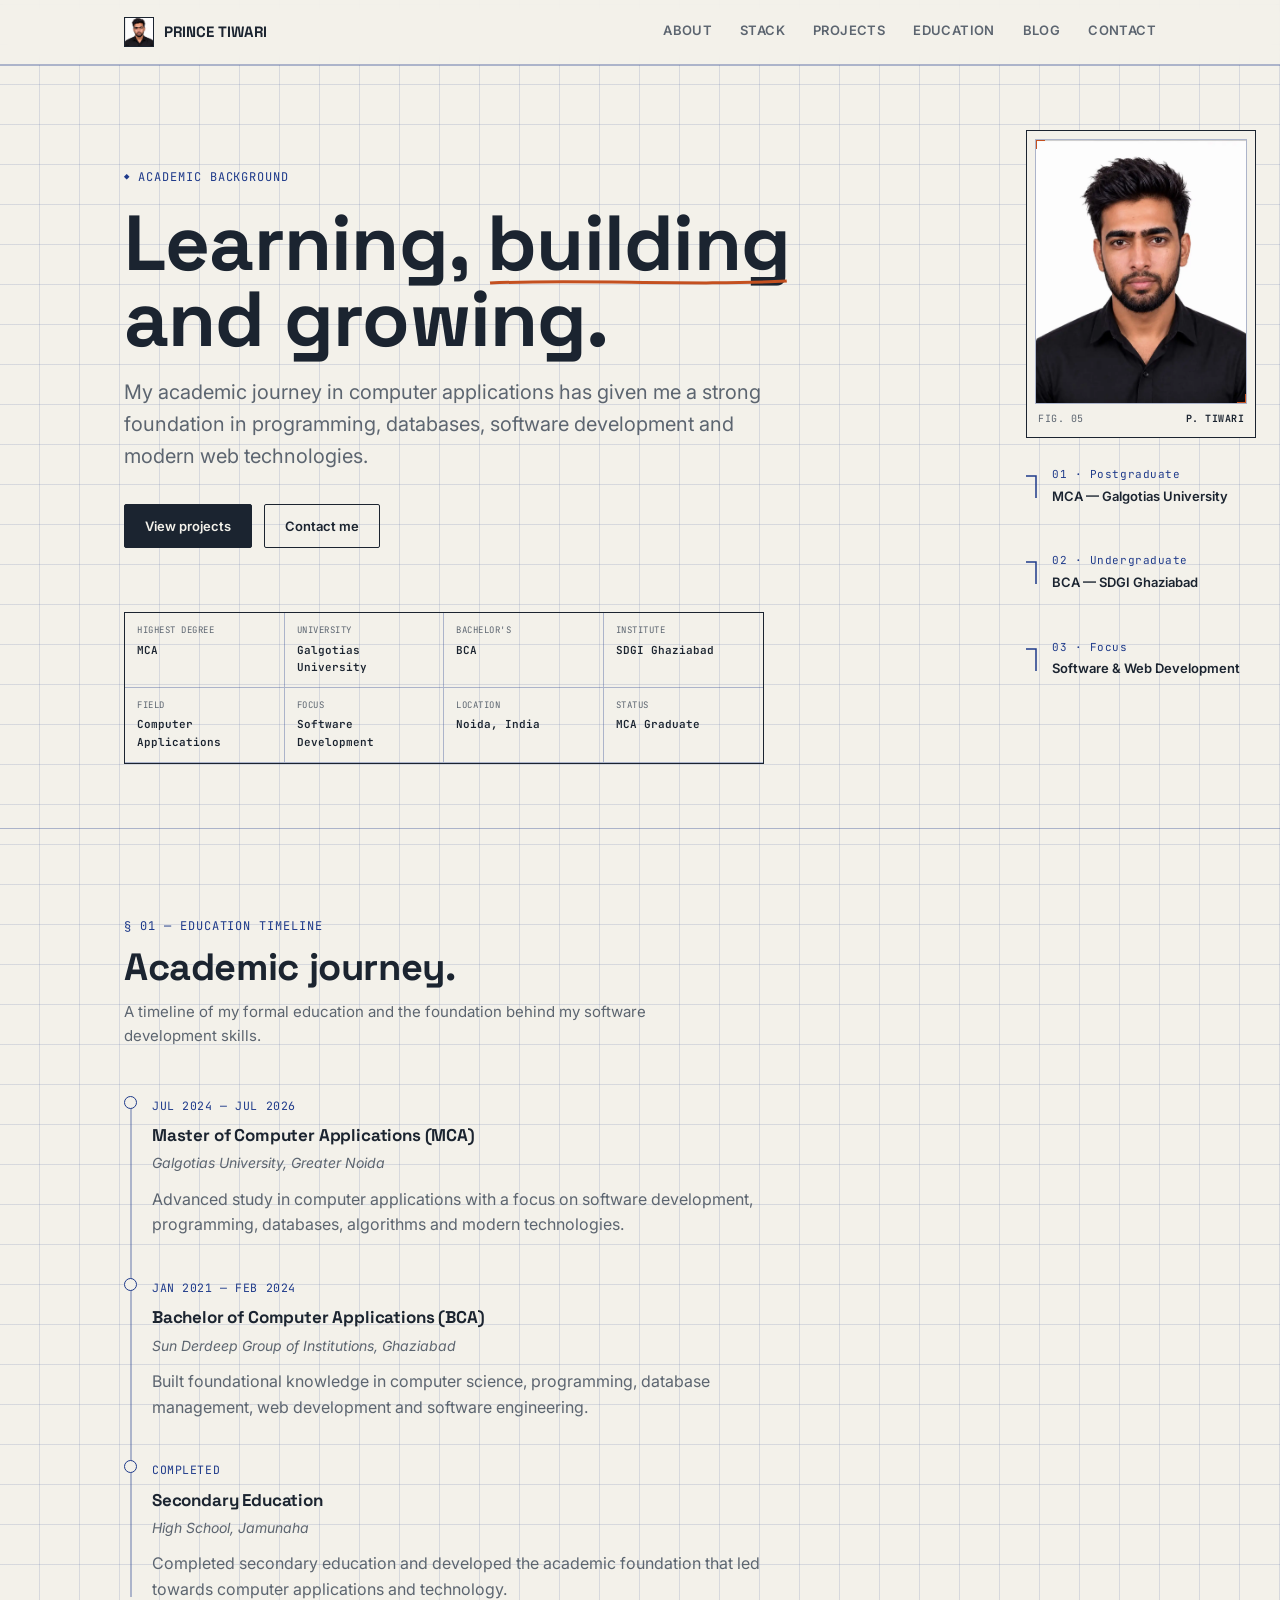
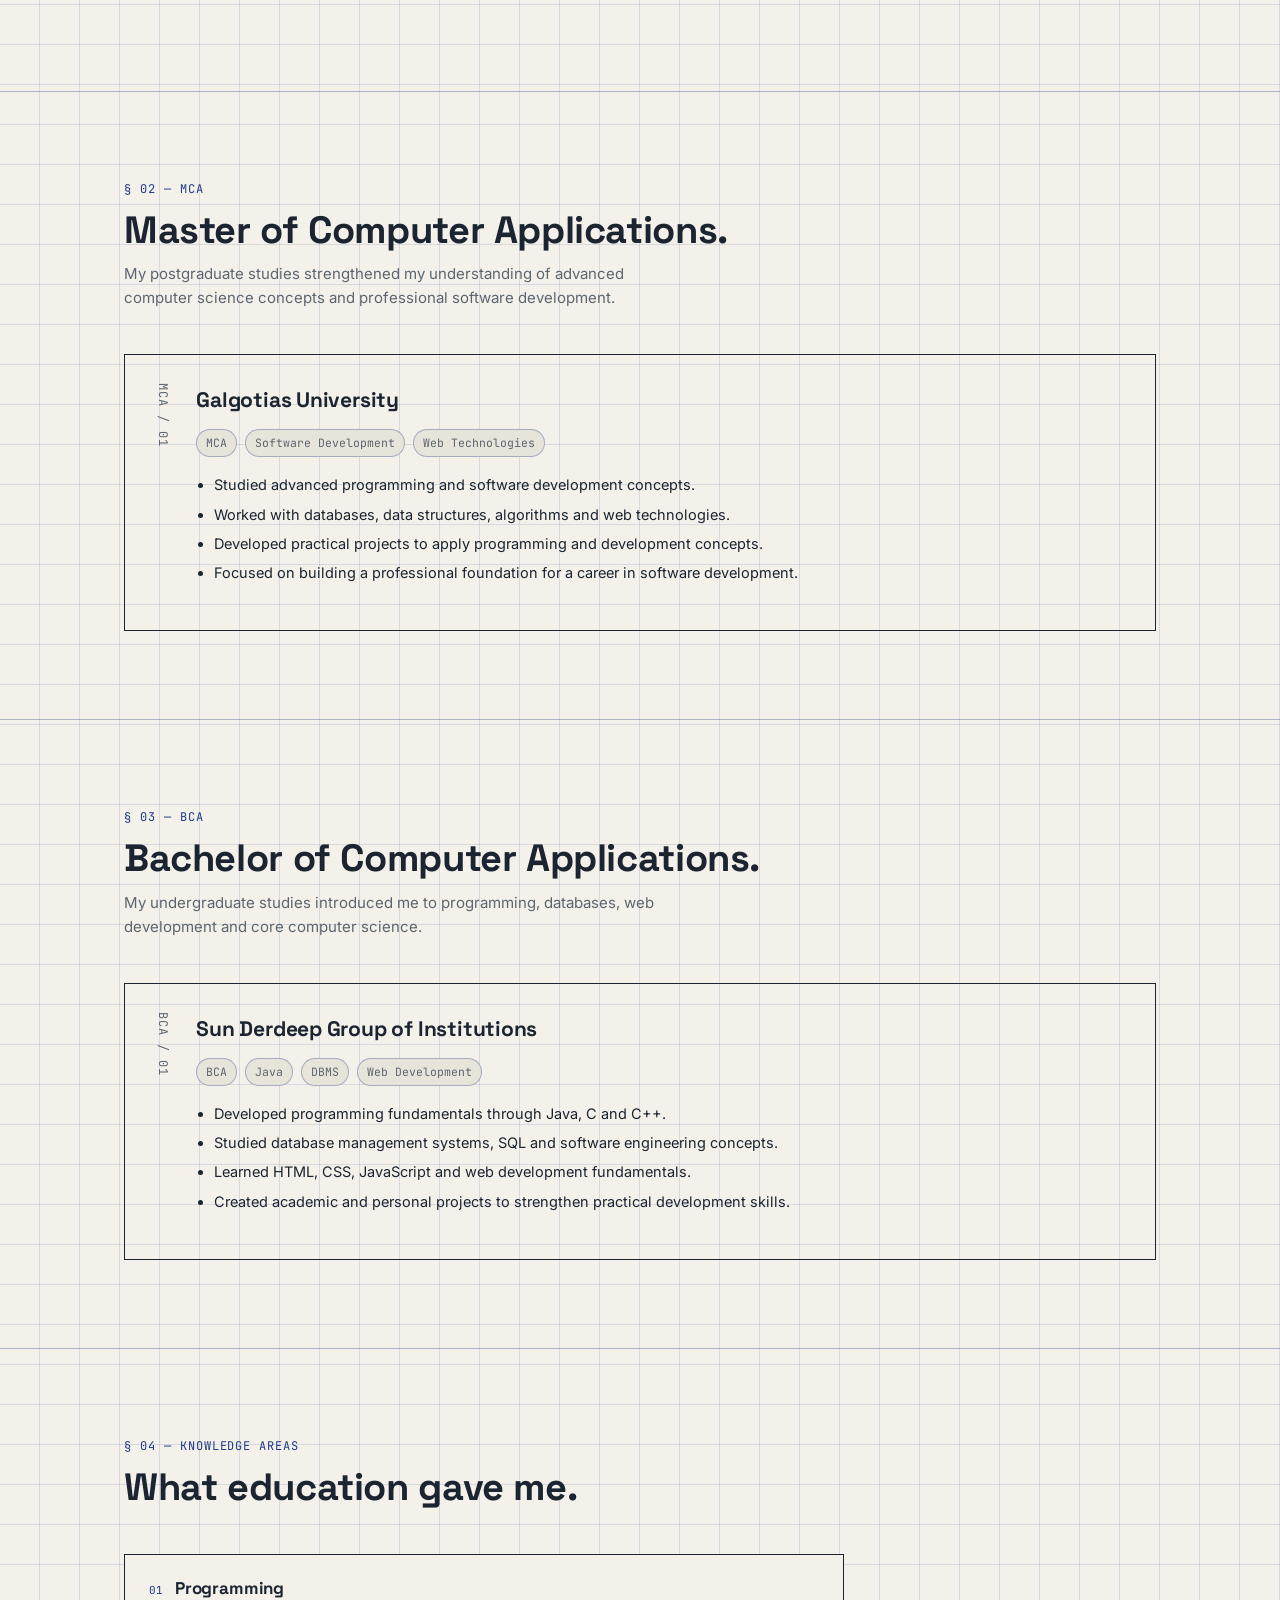
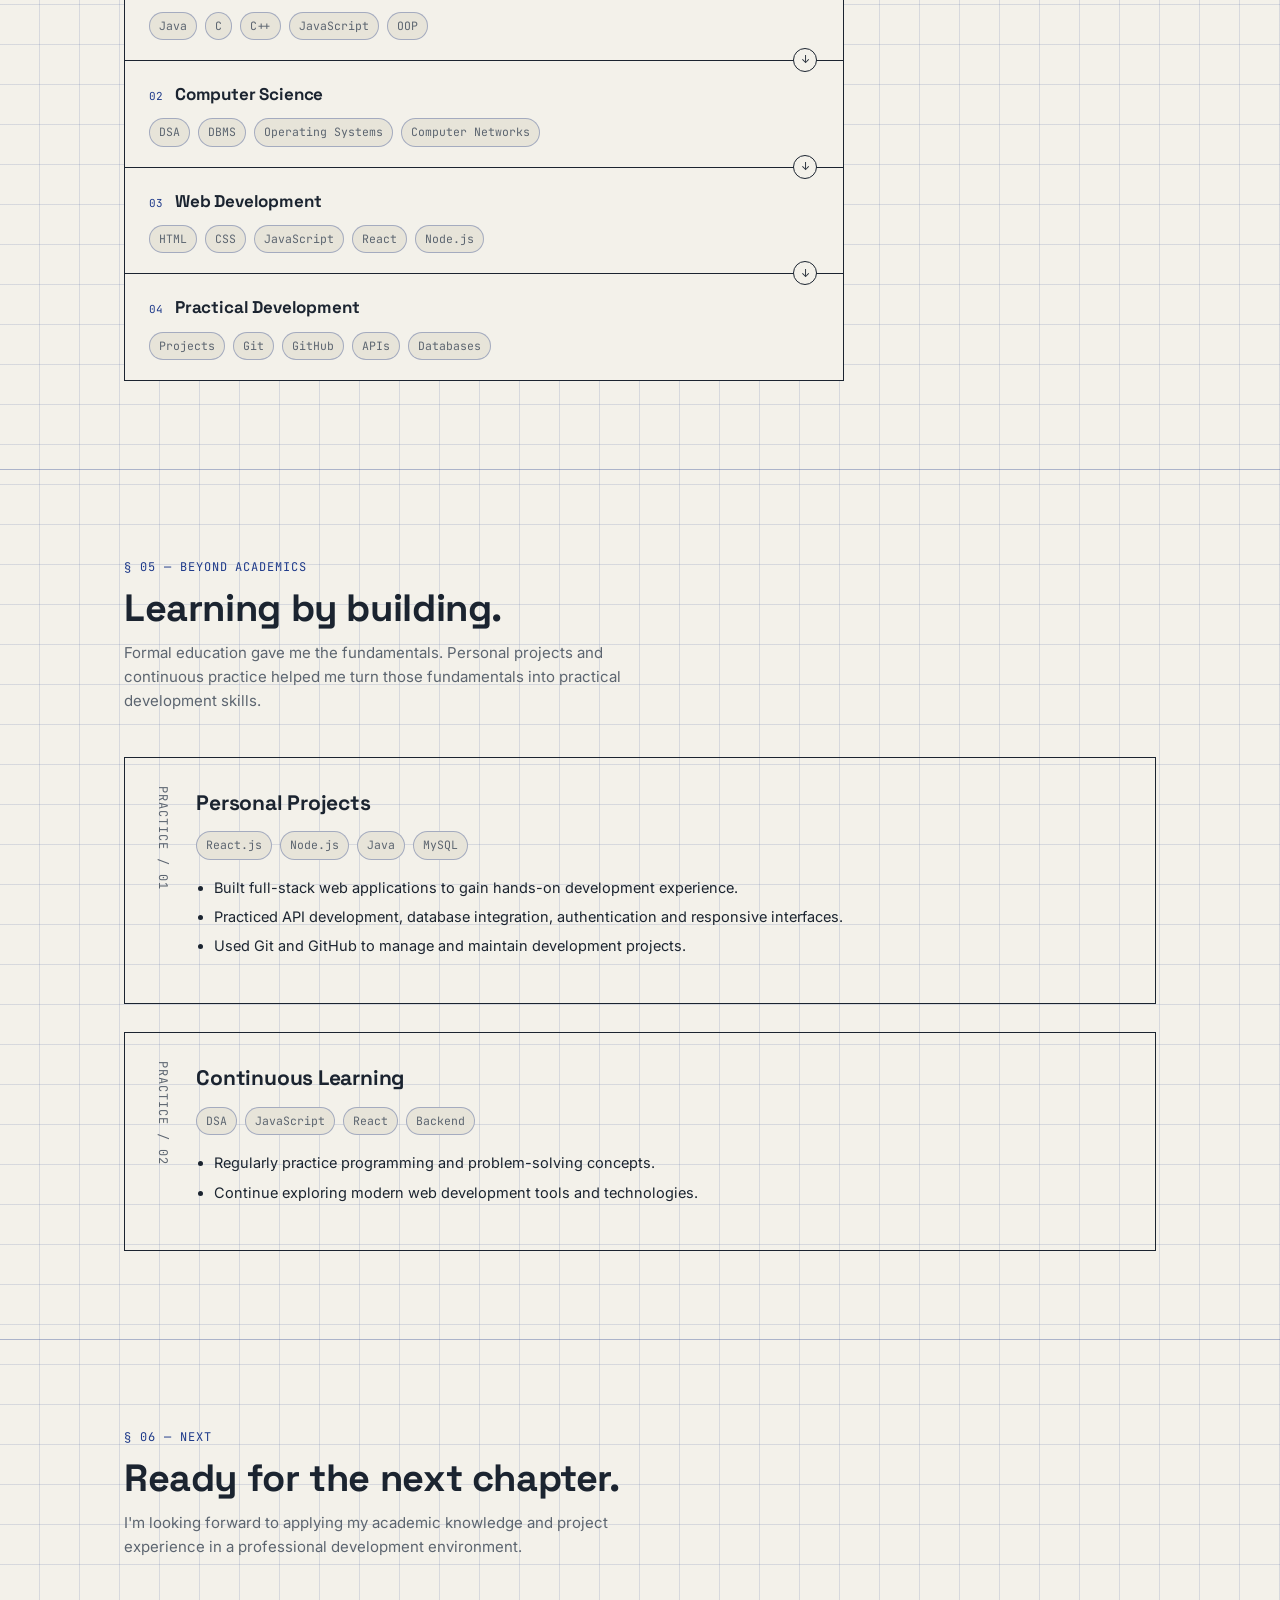
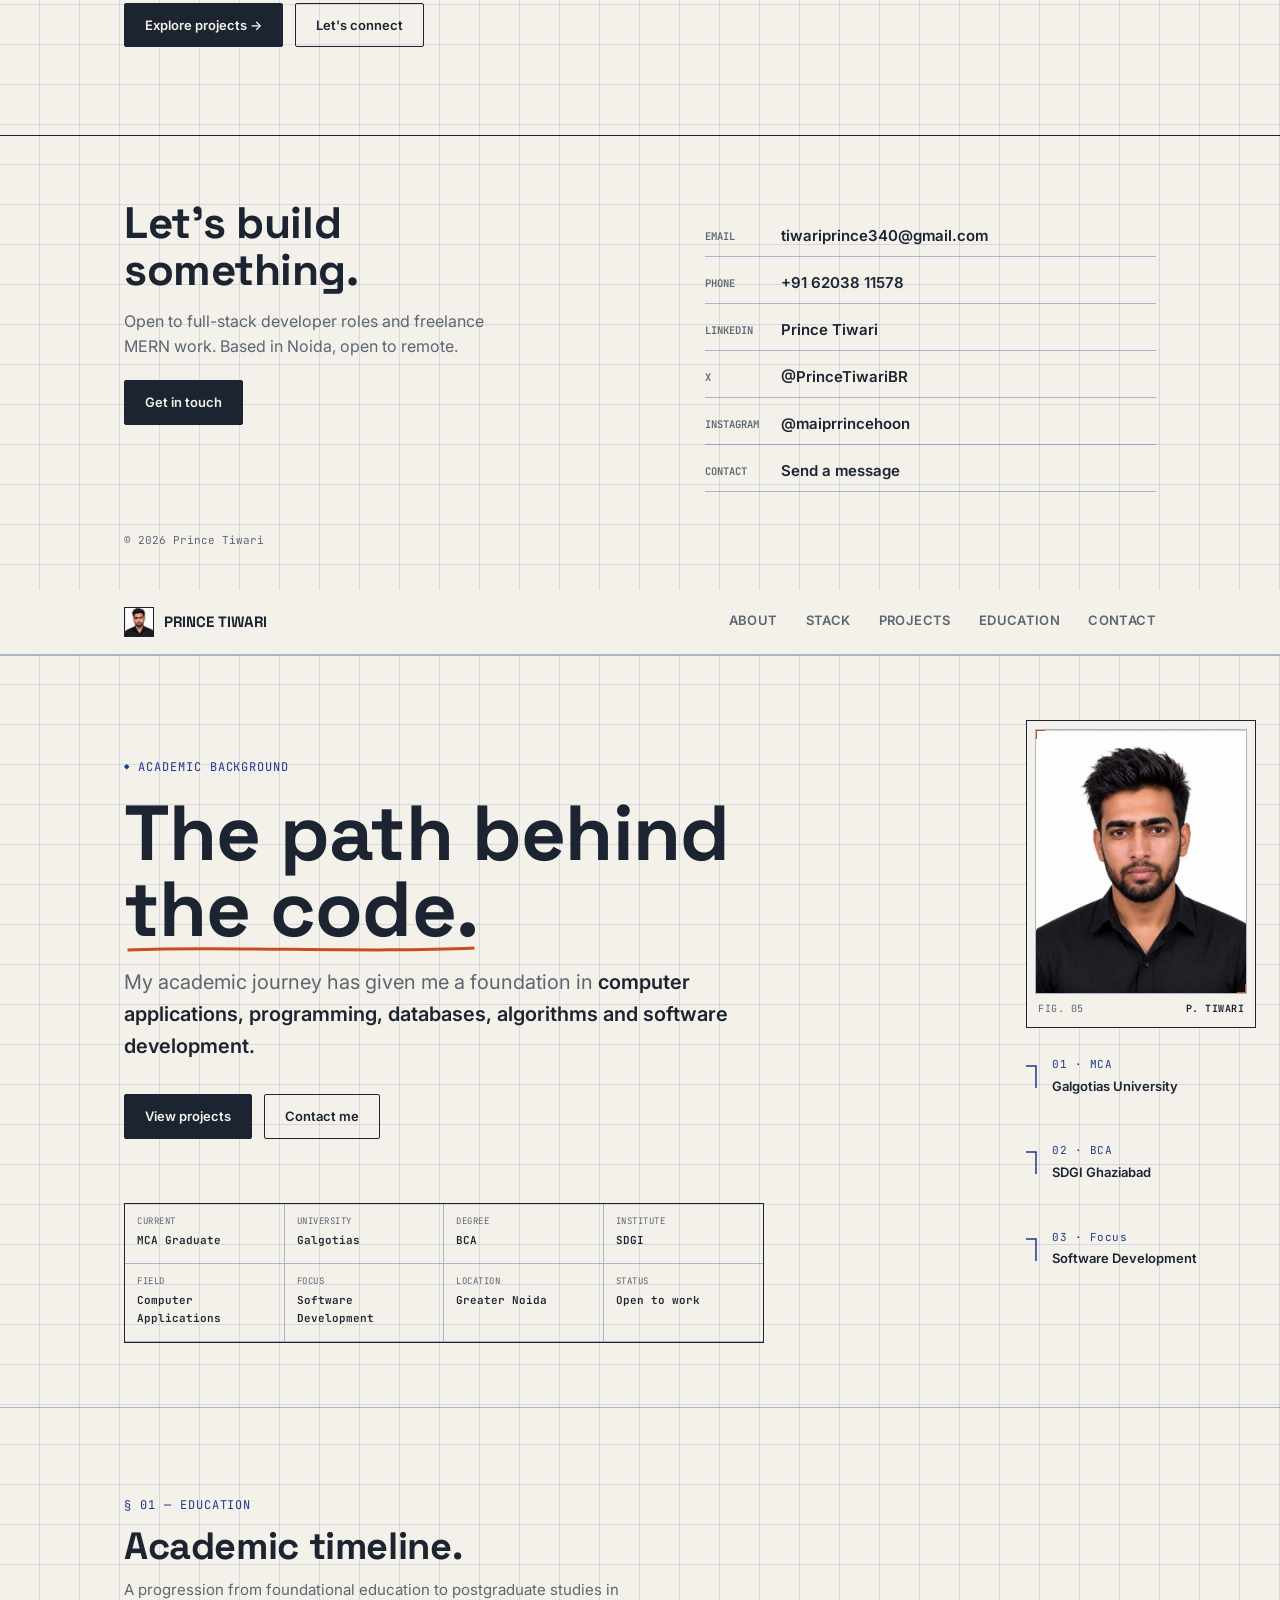
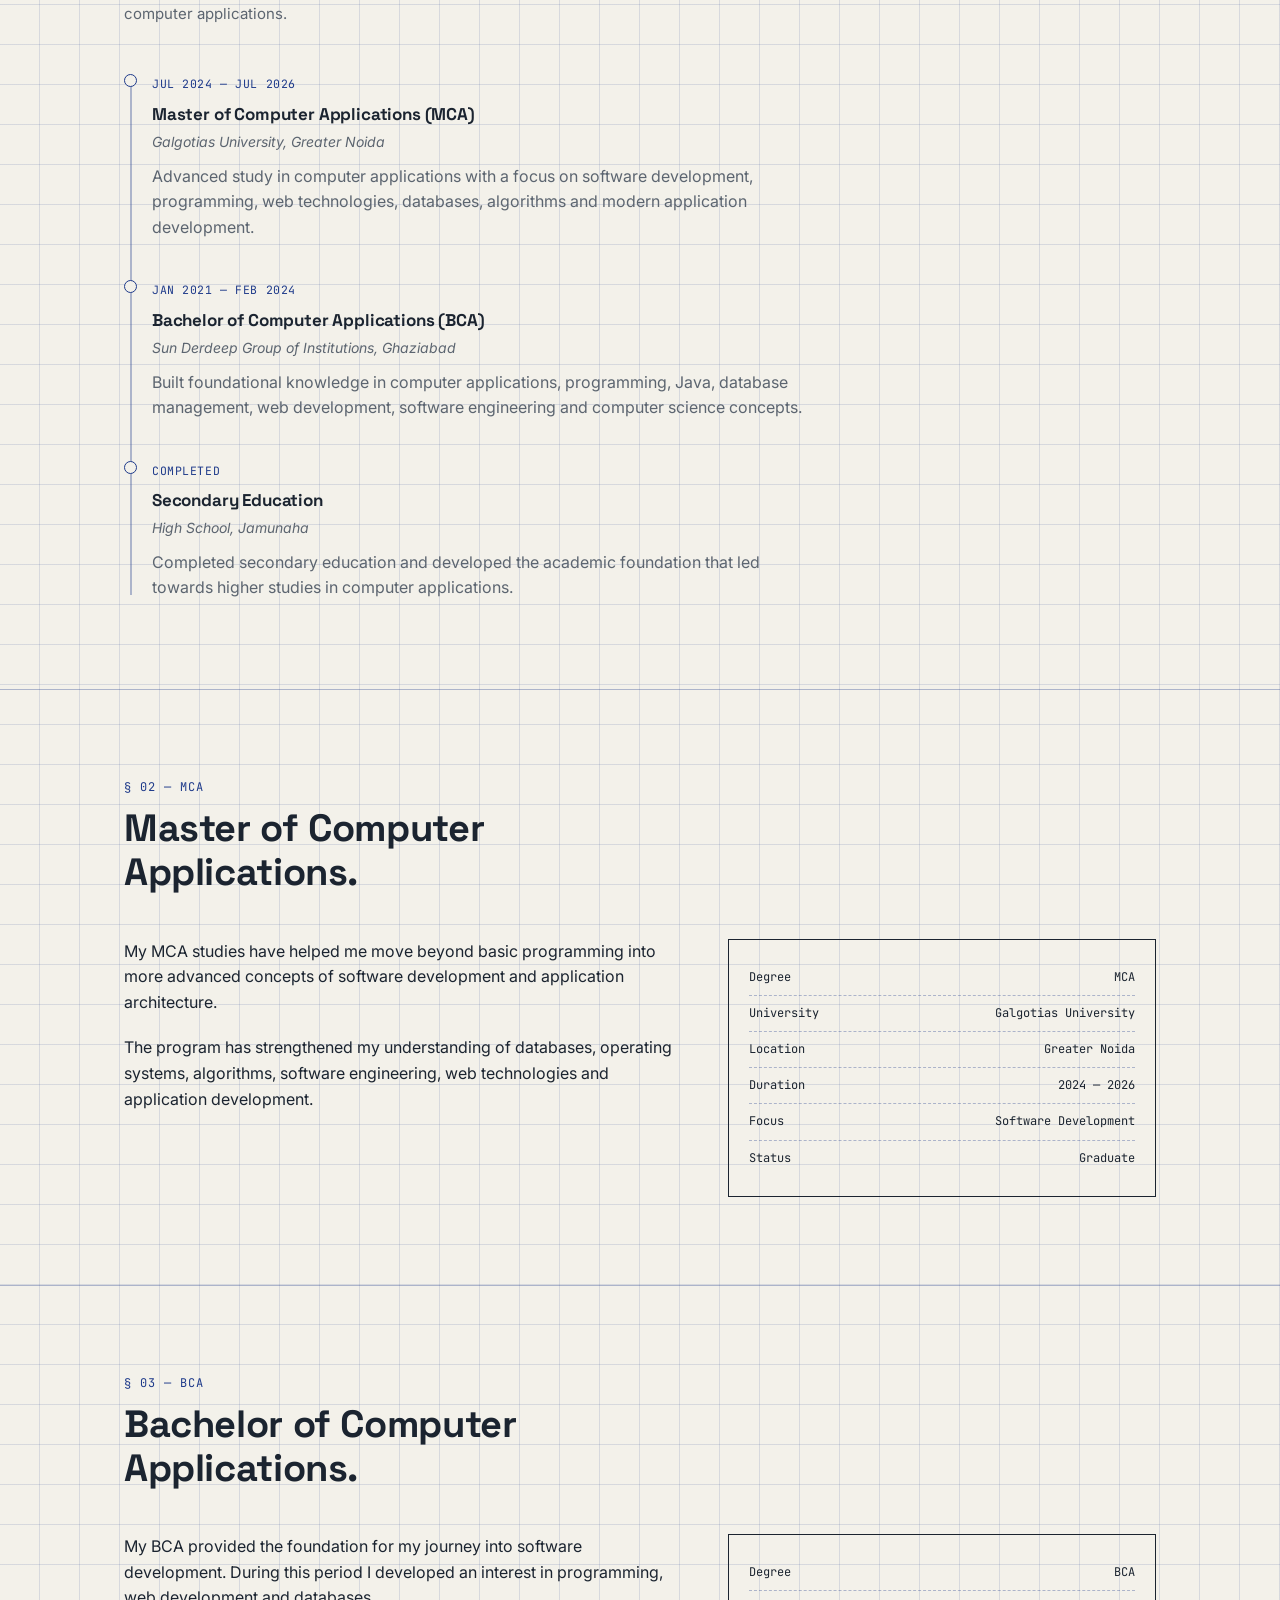
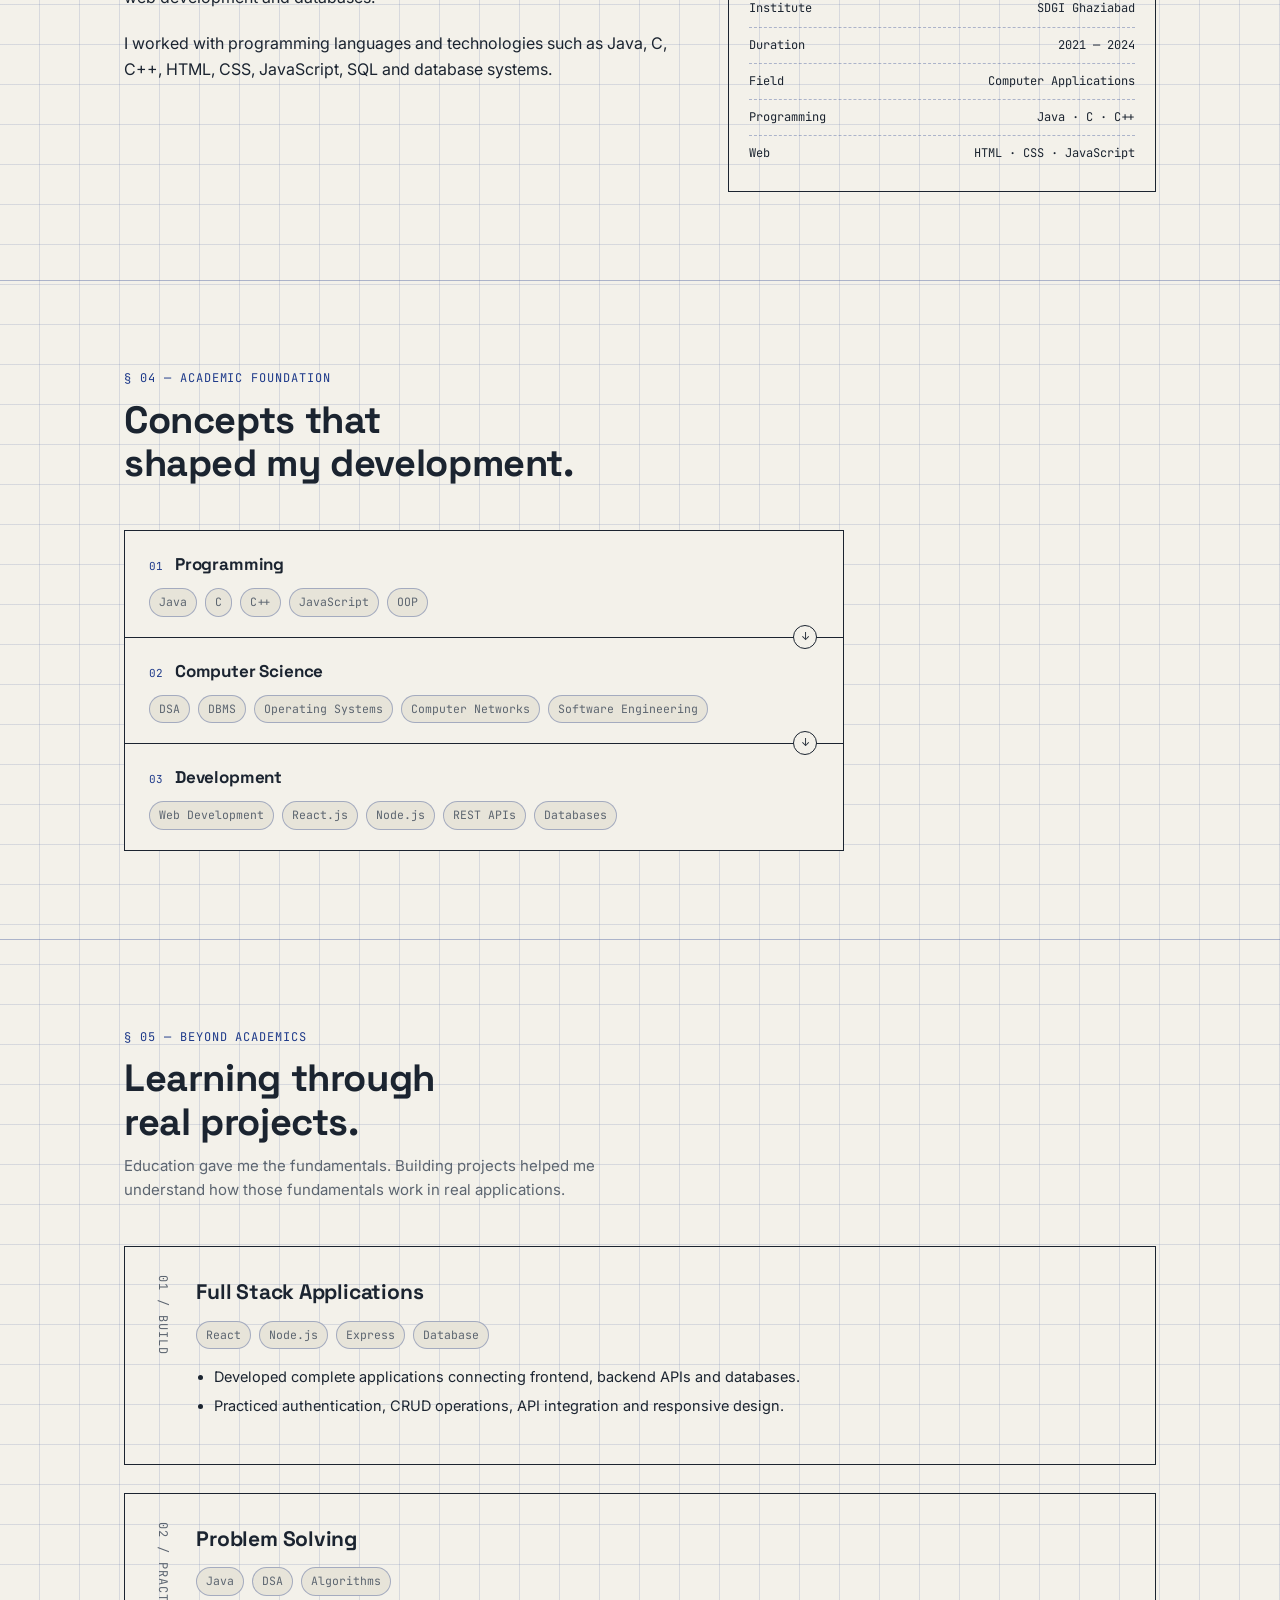
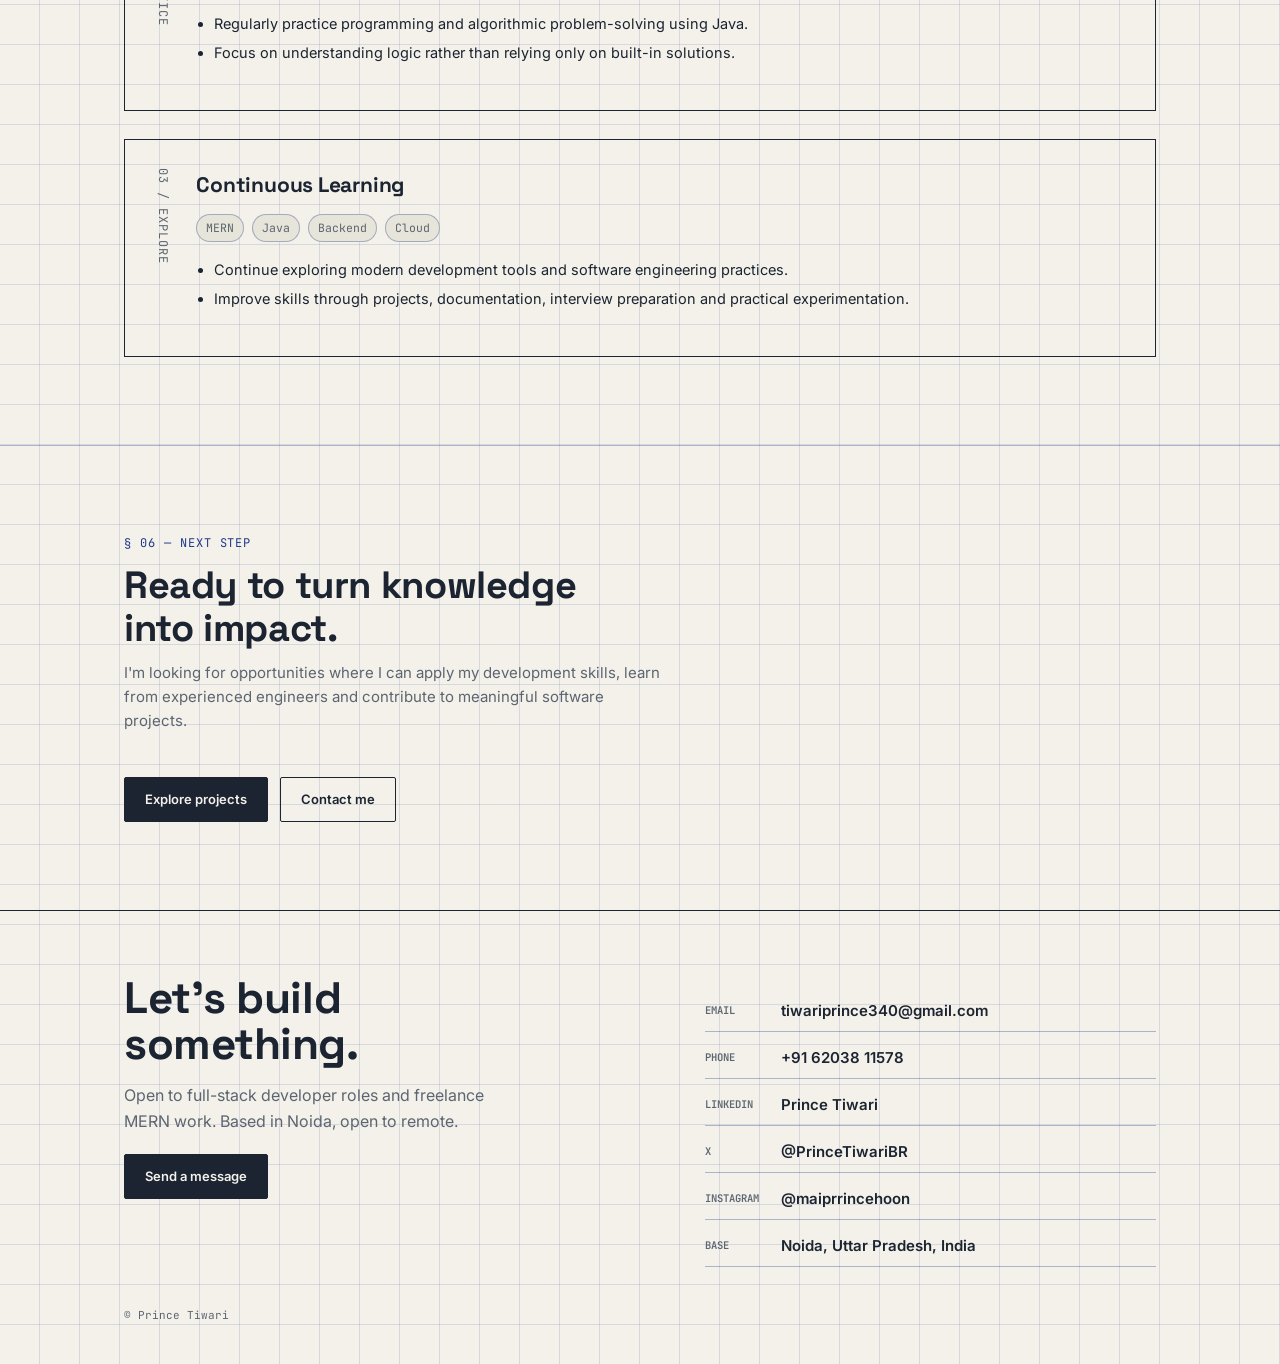
<file: education.html>
<!DOCTYPE html>
<html lang="en">

<head>
  <meta charset="UTF-8">
  <meta name="viewport" content="width=device-width, initial-scale=1.0">

  <title>Education | Prince Tiwari | Full Stack Developer</title>

  <meta name="description" content="Education background of Prince Tiwari, MCA graduate from Galgotias University and BCA graduate from SDGI Ghaziabad.">

  <meta name="keywords" content="Prince Tiwari Education, MCA Galgotias University, BCA SDGI Ghaziabad, Prince Tiwari Developer">

  <meta name="author" content="Prince Tiwari">
  <meta name="robots" content="index, follow, max-image-preview:large">
  <meta name="language" content="English">
  <meta name="theme-color" content="#F3F1EA">

  <link rel="canonical" href="https://princetiwari.in/education.html">

  <meta property="og:type" content="website">
  <meta property="og:site_name" content="Prince Tiwari">
  <meta property="og:title" content="Education | Prince Tiwari">
  <meta property="og:description" content="Academic background and education timeline of Prince Tiwari.">
  <meta property="og:url" content="https://princetiwari.in/education.html">
  <meta property="og:image" content="https://princetiwari.in/profile.jpg">

  <meta name="twitter:card" content="summary_large_image">
  <meta name="twitter:title" content="Education | Prince Tiwari">
  <meta name="twitter:description" content="Academic background of Prince Tiwari.">
  <meta name="twitter:image" content="https://princetiwari.in/profile.jpg">

  <link rel="preconnect" href="https://fonts.googleapis.com">
  <link rel="preconnect" href="https://fonts.gstatic.com" crossorigin>

  <link href="https://fonts.googleapis.com/css2?family=Space+Grotesk:wght@500;600;700&family=Inter:wght@400;500;600&family=JetBrains+Mono:wght@400;500;600&display=swap" rel="stylesheet">

  <link rel="stylesheet" href="css/style.css">

  <link rel="icon" type="image/png" href="Pfavicon.png">

  <script type="application/ld+json">
  {
    "@context":"https://schema.org",
    "@type":"ProfilePage",
    "name":"Education of Prince Tiwari",
    "url":"https://princetiwari.in/education.html",
    "mainEntity":{
      "@type":"Person",
      "name":"Prince Tiwari",
      "jobTitle":"Full Stack Developer",
      "url":"https://princetiwari.in/"
    }
  }
  </script>
</head>

<body>

<header class="site">

  <div class="nav">

    <a class="brand" href="index.html">

      <span class="badge">
        <img src="Profile.webp" alt="Prince Tiwari">
      </span>

      PRINCE TIWARI

    </a>

    <button
      class="nav-toggle"
      id="navToggle"
      aria-label="Toggle navigation"
      aria-expanded="false"
    >
      <span></span>
      <span></span>
      <span></span>
    </button>

    <nav class="links" id="navLinks">

      <a href="about.html">About</a>
      <a href="stack.html">Stack</a>
      <a href="projects.html">Projects</a>
      <a href="education.html">Education</a>
       <a href="blog.html">Blog</a>
      <a href="contact.html">Contact</a>

    </nav>

  </div>

</header>


<main>

  <section class="hero">

    <div class="wrap">

      <span class="eyebrow">
        Academic background
      </span>

      <h1>

        Learning,
        <span class="draw-underline">

          building

          <svg viewBox="0 0 200 10" preserveAspectRatio="none">
            <path d="M2,6 C60,2 140,9 198,4"></path>
          </svg>

        </span>

        and growing.

      </h1>

      <p class="role">

        My academic journey in computer applications has given
        me a strong foundation in programming, databases,
        software development and modern web technologies.

      </p>

      <div class="cta-row">

        <a
          class="btn primary"
          href="projects.html"
        >
          View projects
        </a>

        <a
          class="btn ghost"
          href="contact.html"
        >
          Contact me
        </a>

      </div>

      <div class="titleblock">

        <div>
          <span class="lbl">Highest Degree</span>
          <span class="val">MCA</span>
        </div>

        <div>
          <span class="lbl">University</span>
          <span class="val">Galgotias University</span>
        </div>

        <div>
          <span class="lbl">Bachelor's</span>
          <span class="val">BCA</span>
        </div>

        <div>
          <span class="lbl">Institute</span>
          <span class="val">SDGI Ghaziabad</span>
        </div>

        <div>
          <span class="lbl">Field</span>
          <span class="val">Computer Applications</span>
        </div>

        <div>
          <span class="lbl">Focus</span>
          <span class="val">Software Development</span>
        </div>

        <div>
          <span class="lbl">Location</span>
          <span class="val">Noida, India</span>
        </div>

        <div>
          <span class="lbl">Status</span>
          <span class="val">MCA Graduate</span>
        </div>

      </div>

    </div>


    <div class="callouts">

      <div class="hero-photo">

        <div class="frame">

          <span class="corner-tick tl"></span>
          <span class="corner-tick br"></span>

          <img
            src="Profile.webp"
            alt="Portrait of Prince Tiwari"
          >

        </div>

        <div class="cap">

          <span>Fig. 05</span>
          <b>P. Tiwari</b>

        </div>

      </div>


      <div class="callout">

        <svg width="20" height="30">
          <path
            d="M0,4 H10 V26"
            stroke="#1E3A8A"
            stroke-width="1.5"
            fill="none"
          ></path>
        </svg>

        <div class="k">
          01 · Postgraduate
        </div>

        <div class="v">
          MCA — Galgotias University
        </div>

      </div>


      <div class="callout">

        <svg width="20" height="30">
          <path
            d="M0,4 H10 V26"
            stroke="#1E3A8A"
            stroke-width="1.5"
            fill="none"
          ></path>
        </svg>

        <div class="k">
          02 · Undergraduate
        </div>

        <div class="v">
          BCA — SDGI Ghaziabad
        </div>

      </div>


      <div class="callout">

        <svg width="20" height="30">
          <path
            d="M0,4 H10 V26"
            stroke="#1E3A8A"
            stroke-width="1.5"
            fill="none"
          ></path>
        </svg>

        <div class="k">
          03 · Focus
        </div>

        <div class="v">
          Software & Web Development
        </div>

      </div>

    </div>

  </section>


  <section>

    <div class="wrap">

      <div class="section-head reveal">

        <span class="sheet-no">
          § 01 — Education timeline
        </span>

        <h2>
          Academic journey.
        </h2>

        <p class="sub">
          A timeline of my formal education and the foundation
          behind my software development skills.
        </p>

      </div>


      <div class="timeline reveal">

        <div class="t-item">

          <span class="range">
            Jul 2024 — Jul 2026
          </span>

          <h3>
            Master of Computer Applications (MCA)
          </h3>

          <div class="school">
            Galgotias University, Greater Noida
          </div>

          <p style="margin-top:12px; max-width:65ch; color:var(--ink-dim);">
            Advanced study in computer applications with a
            focus on software development, programming,
            databases, algorithms and modern technologies.
          </p>

        </div>


        <div class="t-item">

          <span class="range">
            Jan 2021 — Feb 2024
          </span>

          <h3>
            Bachelor of Computer Applications (BCA)
          </h3>

          <div class="school">
            Sun Derdeep Group of Institutions, Ghaziabad
          </div>

          <p style="margin-top:12px; max-width:65ch; color:var(--ink-dim);">
            Built foundational knowledge in computer science,
            programming, database management, web development
            and software engineering.
          </p>

        </div>


        <div class="t-item">

          <span class="range">
            Completed
          </span>

          <h3>
            Secondary Education
          </h3>

          <div class="school">
            High School, Jamunaha
          </div>

          <p style="margin-top:12px; max-width:65ch; color:var(--ink-dim);">
            Completed secondary education and developed the
            academic foundation that led towards computer
            applications and technology.
          </p>

        </div>

      </div>

    </div>

  </section>


  <section>

    <div class="wrap">

      <div class="section-head reveal">

        <span class="sheet-no">
          § 02 — MCA
        </span>

        <h2>
          Master of Computer Applications.
        </h2>

        <p class="sub">
          My postgraduate studies strengthened my understanding
          of advanced computer science concepts and professional
          software development.
        </p>

      </div>


      <div class="projects">


        <article class="project-card reveal">

          <div class="project-sheet">
            MCA / 01
          </div>

          <div class="project-body">

            <h3>
              Galgotias University
            </h3>

            <div class="tags">

              <span class="tag">MCA</span>
              <span class="tag">Software Development</span>
              <span class="tag">Web Technologies</span>

            </div>

            <ul>

              <li>
                Studied advanced programming and software
                development concepts.
              </li>

              <li>
                Worked with databases, data structures,
                algorithms and web technologies.
              </li>

              <li>
                Developed practical projects to apply
                programming and development concepts.
              </li>

              <li>
                Focused on building a professional foundation
                for a career in software development.
              </li>

            </ul>

          </div>

        </article>


      </div>

    </div>

  </section>


  <section>

    <div class="wrap">

      <div class="section-head reveal">

        <span class="sheet-no">
          § 03 — BCA
        </span>

        <h2>
          Bachelor of Computer Applications.
        </h2>

        <p class="sub">
          My undergraduate studies introduced me to programming,
          databases, web development and core computer science.
        </p>

      </div>


      <div class="projects">


        <article class="project-card reveal">

          <div class="project-sheet">
            BCA / 01
          </div>

          <div class="project-body">

            <h3>
              Sun Derdeep Group of Institutions
            </h3>

            <div class="tags">

              <span class="tag">BCA</span>
              <span class="tag">Java</span>
              <span class="tag">DBMS</span>
              <span class="tag">Web Development</span>

            </div>

            <ul>

              <li>
                Developed programming fundamentals through
                Java, C and C++.
              </li>

              <li>
                Studied database management systems,
                SQL and software engineering concepts.
              </li>

              <li>
                Learned HTML, CSS, JavaScript and
                web development fundamentals.
              </li>

              <li>
                Created academic and personal projects
                to strengthen practical development skills.
              </li>

            </ul>

          </div>

        </article>


      </div>

    </div>

  </section>


  <section>

    <div class="wrap">

      <div class="section-head reveal">

        <span class="sheet-no">
          § 04 — Knowledge areas
        </span>

        <h2>
          What education gave me.
        </h2>

      </div>


      <div class="stack-diagram reveal">


        <div class="stack-layer">

          <div class="layer-head">

            <span class="layer-tag">
              01
            </span>

            <h3>
              Programming
            </h3>

          </div>

          <div class="tags">

            <span class="tag">Java</span>
            <span class="tag">C</span>
            <span class="tag">C++</span>
            <span class="tag">JavaScript</span>
            <span class="tag">OOP</span>

          </div>

        </div>


        <div class="stack-layer">

          <span class="flow-arrow">
            ↓
          </span>

          <div class="layer-head">

            <span class="layer-tag">
              02
            </span>

            <h3>
              Computer Science
            </h3>

          </div>

          <div class="tags">

            <span class="tag">DSA</span>
            <span class="tag">DBMS</span>
            <span class="tag">Operating Systems</span>
            <span class="tag">Computer Networks</span>

          </div>

        </div>


        <div class="stack-layer">

          <span class="flow-arrow">
            ↓
          </span>

          <div class="layer-head">

            <span class="layer-tag">
              03
            </span>

            <h3>
              Web Development
            </h3>

          </div>

          <div class="tags">

            <span class="tag">HTML</span>
            <span class="tag">CSS</span>
            <span class="tag">JavaScript</span>
            <span class="tag">React</span>
            <span class="tag">Node.js</span>

          </div>

        </div>


        <div class="stack-layer">

          <span class="flow-arrow">
            ↓
          </span>

          <div class="layer-head">

            <span class="layer-tag">
              04
            </span>

            <h3>
              Practical Development
            </h3>

          </div>

          <div class="tags">

            <span class="tag">Projects</span>
            <span class="tag">Git</span>
            <span class="tag">GitHub</span>
            <span class="tag">APIs</span>
            <span class="tag">Databases</span>

          </div>

        </div>


      </div>

    </div>

  </section>


  <section>

    <div class="wrap">

      <div class="section-head reveal">

        <span class="sheet-no">
          § 05 — Beyond academics
        </span>

        <h2>
          Learning by building.
        </h2>

        <p class="sub">
          Formal education gave me the fundamentals. Personal
          projects and continuous practice helped me turn those
          fundamentals into practical development skills.
        </p>

      </div>


      <div class="projects">


        <article class="project-card reveal">

          <div class="project-sheet">
            PRACTICE / 01
          </div>

          <div class="project-body">

            <h3>
              Personal Projects
            </h3>

            <div class="tags">

              <span class="tag">React.js</span>
              <span class="tag">Node.js</span>
              <span class="tag">Java</span>
              <span class="tag">MySQL</span>

            </div>

            <ul>

              <li>
                Built full-stack web applications to gain
                hands-on development experience.
              </li>

              <li>
                Practiced API development, database integration,
                authentication and responsive interfaces.
              </li>

              <li>
                Used Git and GitHub to manage and maintain
                development projects.
              </li>

            </ul>

          </div>

        </article>


        <article class="project-card reveal">

          <div class="project-sheet">
            PRACTICE / 02
          </div>

          <div class="project-body">

            <h3>
              Continuous Learning
            </h3>

            <div class="tags">

              <span class="tag">DSA</span>
              <span class="tag">JavaScript</span>
              <span class="tag">React</span>
              <span class="tag">Backend</span>

            </div>

            <ul>

              <li>
                Regularly practice programming and
                problem-solving concepts.
              </li>

              <li>
                Continue exploring modern web development
                tools and technologies.
              </li>

            </ul>

          </div>

        </article>


      </div>

    </div>

  </section>


  <section>

    <div class="wrap">

      <div class="section-head reveal">

        <span class="sheet-no">
          § 06 — Next
        </span>

        <h2>
          Ready for the next chapter.
        </h2>

        <p class="sub">
          I'm looking forward to applying my academic knowledge
          and project experience in a professional development
          environment.
        </p>

      </div>


      <div class="cta-row reveal">

        <a
          class="btn primary"
          href="projects.html"
        >
          Explore projects →
        </a>

        <a
          class="btn ghost"
          href="contact.html"
        >
          Let's connect
        </a>

      </div>

    </div>

  </section>

</main>


<footer>

  <div class="wrap">

    <div class="contact-grid">

      <div>

        <h2>
          Let's build
          <br>
          something.
        </h2>

        <p
          style="
            color:var(--ink-dim);
            margin-top:16px;
            max-width:40ch;
          "
        >
          Open to full-stack developer roles and freelance MERN work.
          Based in Noida, open to remote.
        </p>

        <a
          class="btn primary"
          href="contact.html"
          style="margin-top:20px;"
        >
          Get in touch
        </a>

      </div>


      <div class="contact-list">

        <a href="mailto:tiwariprince340@gmail.com">
          <span class="k">Email</span>
          tiwariprince340@gmail.com
        </a>

        <a href="tel:+916203811578">
          <span class="k">Phone</span>
          +91 62038 11578
        </a>

        <a
          href="https://linkedin.com/in/princetiwariprincetiwari/"
          target="_blank"
          rel="noopener noreferrer"
        >
          <span class="k">LinkedIn</span>
          Prince Tiwari
        </a>

        <a
          href="https://x.com/PrinceTiwariBR"
          target="_blank"
          rel="noopener noreferrer"
        >
          <span class="k">X</span>
          @PrinceTiwariBR
        </a>

        <a
          href="https://instagram.com/maiprrincehoon"
          target="_blank"
          rel="noopener noreferrer"
        >
          <span class="k">Instagram</span>
          @maiprrincehoon
        </a>

        <a href="contact.html">
          <span class="k">Contact</span>
          Send a message
        </a>

      </div>

    </div>


    <div class="fine">

      <span>
        © <span id="year"></span> Prince Tiwari
      </span>

    </div>

  </div>

</footer>


<script src="js/main.js"></script>

</body>

</html>  <link rel="stylesheet" href="css/style.css">
  <link rel="icon" type="image/png" href="Pfavicon.png">

  <script type="application/ld+json">
  {
    "@context":"https://schema.org",
    "@type":"ProfilePage",
    "name":"Prince Tiwari Education",
    "url":"https://princetiwari.in/education.html",
    "mainEntity":{
      "@type":"Person",
      "name":"Prince Tiwari",
      "url":"https://princetiwari.in/",
      "jobTitle":"Full Stack Developer",
      "alumniOf":[
        {
          "@type":"CollegeOrUniversity",
          "name":"Galgotias University"
        },
        {
          "@type":"CollegeOrUniversity",
          "name":"Sun Derdeep Group of Institutions"
        }
      ]
    }
  }
  </script>
</head>

<body>

<header class="site">
  <div class="nav">

    <a class="brand" href="index.html">
      <span class="badge">
        <img src="Profile.webp" alt="Prince Tiwari">
      </span>
      PRINCE TIWARI
    </a>

    <button
      class="nav-toggle"
      id="navToggle"
      aria-label="Toggle navigation"
      aria-expanded="false"
    >
      <span></span>
      <span></span>
      <span></span>
    </button>

    <nav class="links" id="navLinks">
      <a href="about.html">About</a>
      <a href="stack.html">Stack</a>
      <a href="projects.html">Projects</a>
      <a href="education.html">Education</a>
      <a href="contact.html">Contact</a>
    </nav>

  </div>
</header>

<main>

  <section class="hero">

    <div class="wrap">

      <span class="eyebrow">
        Academic background
      </span>

      <h1>
        The path behind
        <span class="draw-underline">
          the code.
          <svg viewBox="0 0 200 10" preserveAspectRatio="none">
            <path d="M2,6 C60,2 140,9 198,4"></path>
          </svg>
        </span>
      </h1>

      <p class="role">
        My academic journey has given me a foundation in
        <strong>computer applications, programming, databases,
        algorithms and software development.</strong>
      </p>

      <div class="cta-row">

        <a class="btn primary" href="projects.html">
          View projects
        </a>

        <a class="btn ghost" href="contact.html">
          Contact me
        </a>

      </div>

      <div class="titleblock">

        <div>
          <span class="lbl">Current</span>
          <span class="val">MCA Graduate</span>
        </div>

        <div>
          <span class="lbl">University</span>
          <span class="val">Galgotias</span>
        </div>

        <div>
          <span class="lbl">Degree</span>
          <span class="val">BCA</span>
        </div>

        <div>
          <span class="lbl">Institute</span>
          <span class="val">SDGI</span>
        </div>

        <div>
          <span class="lbl">Field</span>
          <span class="val">Computer Applications</span>
        </div>

        <div>
          <span class="lbl">Focus</span>
          <span class="val">Software Development</span>
        </div>

        <div>
          <span class="lbl">Location</span>
          <span class="val">Greater Noida</span>
        </div>

        <div>
          <span class="lbl">Status</span>
          <span class="val">Open to work</span>
        </div>

      </div>

    </div>

    <div class="callouts">

      <div class="hero-photo">

        <div class="frame">

          <span class="corner-tick tl"></span>
          <span class="corner-tick br"></span>

          <img
            src="Profile.webp"
            alt="Portrait of Prince Tiwari"
          >

        </div>

        <div class="cap">
          <span>Fig. 05</span>
          <b>P. Tiwari</b>
        </div>

      </div>

      <div class="callout">

        <svg width="20" height="30">
          <path
            d="M0,4 H10 V26"
            stroke="#1E3A8A"
            stroke-width="1.5"
            fill="none"
          ></path>
        </svg>

        <div class="k">01 · MCA</div>
        <div class="v">Galgotias University</div>

      </div>

      <div class="callout">

        <svg width="20" height="30">
          <path
            d="M0,4 H10 V26"
            stroke="#1E3A8A"
            stroke-width="1.5"
            fill="none"
          ></path>
        </svg>

        <div class="k">02 · BCA</div>
        <div class="v">SDGI Ghaziabad</div>

      </div>

      <div class="callout">

        <svg width="20" height="30">
          <path
            d="M0,4 H10 V26"
            stroke="#1E3A8A"
            stroke-width="1.5"
            fill="none"
          ></path>
        </svg>

        <div class="k">03 · Focus</div>
        <div class="v">Software Development</div>

      </div>

    </div>

  </section>


  <section>

    <div class="wrap">

      <div class="section-head reveal">

        <span class="sheet-no">
          § 01 — Education
        </span>

        <h2>
          Academic timeline.
        </h2>

        <p class="sub">
          A progression from foundational education to postgraduate
          studies in computer applications.
        </p>

      </div>


      <div class="timeline reveal">

        <div class="t-item">

          <span class="range">
            Jul 2024 — Jul 2026
          </span>

          <h3>
            Master of Computer Applications (MCA)
          </h3>

          <div class="school">
            Galgotias University, Greater Noida
          </div>

          <p style="color:var(--ink-dim); max-width:65ch; margin-top:10px;">
            Advanced study in computer applications with a focus on
            software development, programming, web technologies,
            databases, algorithms and modern application development.
          </p>

        </div>


        <div class="t-item">

          <span class="range">
            Jan 2021 — Feb 2024
          </span>

          <h3>
            Bachelor of Computer Applications (BCA)
          </h3>

          <div class="school">
            Sun Derdeep Group of Institutions, Ghaziabad
          </div>

          <p style="color:var(--ink-dim); max-width:65ch; margin-top:10px;">
            Built foundational knowledge in computer applications,
            programming, Java, database management, web development,
            software engineering and computer science concepts.
          </p>

        </div>


        <div class="t-item">

          <span class="range">
            Completed
          </span>

          <h3>
            Secondary Education
          </h3>

          <div class="school">
            High School, Jamunaha
          </div>

          <p style="color:var(--ink-dim); max-width:65ch; margin-top:10px;">
            Completed secondary education and developed the academic
            foundation that led towards higher studies in computer
            applications.
          </p>

        </div>

      </div>

    </div>

  </section>


  <section>

    <div class="wrap">

      <div class="section-head reveal">

        <span class="sheet-no">
          § 02 — MCA
        </span>

        <h2>
          Master of Computer
          <br>
          Applications.
        </h2>

      </div>


      <div class="about-grid reveal">

        <div>

          <p>
            My MCA studies have helped me move beyond basic programming
            into more advanced concepts of software development and
            application architecture.
          </p>

          <p style="margin-top:20px;">
            The program has strengthened my understanding of databases,
            operating systems, algorithms, software engineering,
            web technologies and application development.
          </p>

        </div>


        <div class="status-card">

          <div class="row">
            <span>Degree</span>
            <span>MCA</span>
          </div>

          <div class="row">
            <span>University</span>
            <span>Galgotias University</span>
          </div>

          <div class="row">
            <span>Location</span>
            <span>Greater Noida</span>
          </div>

          <div class="row">
            <span>Duration</span>
            <span>2024 — 2026</span>
          </div>

          <div class="row">
            <span>Focus</span>
            <span>Software Development</span>
          </div>

          <div class="row">
            <span>Status</span>
            <span>Graduate</span>
          </div>

        </div>

      </div>

    </div>

  </section>


  <section>

    <div class="wrap">

      <div class="section-head reveal">

        <span class="sheet-no">
          § 03 — BCA
        </span>

        <h2>
          Bachelor of Computer
          <br>
          Applications.
        </h2>

      </div>


      <div class="about-grid reveal">

        <div>

          <p>
            My BCA provided the foundation for my journey into software
            development. During this period I developed an interest in
            programming, web development and databases.
          </p>

          <p style="margin-top:20px;">
            I worked with programming languages and technologies such as
            Java, C, C++, HTML, CSS, JavaScript, SQL and database systems.
          </p>

        </div>


        <div class="status-card">

          <div class="row">
            <span>Degree</span>
            <span>BCA</span>
          </div>

          <div class="row">
            <span>Institute</span>
            <span>SDGI Ghaziabad</span>
          </div>

          <div class="row">
            <span>Duration</span>
            <span>2021 — 2024</span>
          </div>

          <div class="row">
            <span>Field</span>
            <span>Computer Applications</span>
          </div>

          <div class="row">
            <span>Programming</span>
            <span>Java · C · C++</span>
          </div>

          <div class="row">
            <span>Web</span>
            <span>HTML · CSS · JavaScript</span>
          </div>

        </div>

      </div>

    </div>

  </section>


  <section>

    <div class="wrap">

      <div class="section-head reveal">

        <span class="sheet-no">
          § 04 — Academic foundation
        </span>

        <h2>
          Concepts that
          <br>
          shaped my development.
        </h2>

      </div>


      <div class="stack-diagram reveal">

        <div class="stack-layer">

          <div class="layer-head">
            <span class="layer-tag">01</span>
            <h3>Programming</h3>
          </div>

          <div class="tags">
            <span class="tag">Java</span>
            <span class="tag">C</span>
            <span class="tag">C++</span>
            <span class="tag">JavaScript</span>
            <span class="tag">OOP</span>
          </div>

        </div>


        <div class="stack-layer">

          <span class="flow-arrow">↓</span>

          <div class="layer-head">
            <span class="layer-tag">02</span>
            <h3>Computer Science</h3>
          </div>

          <div class="tags">
            <span class="tag">DSA</span>
            <span class="tag">DBMS</span>
            <span class="tag">Operating Systems</span>
            <span class="tag">Computer Networks</span>
            <span class="tag">Software Engineering</span>
          </div>

        </div>


        <div class="stack-layer">

          <span class="flow-arrow">↓</span>

          <div class="layer-head">
            <span class="layer-tag">03</span>
            <h3>Development</h3>
          </div>

          <div class="tags">
            <span class="tag">Web Development</span>
            <span class="tag">React.js</span>
            <span class="tag">Node.js</span>
            <span class="tag">REST APIs</span>
            <span class="tag">Databases</span>
          </div>

        </div>

      </div>

    </div>

  </section>


  <section>

    <div class="wrap">

      <div class="section-head reveal">

        <span class="sheet-no">
          § 05 — Beyond academics
        </span>

        <h2>
          Learning through
          <br>
          real projects.
        </h2>

        <p class="sub">
          Education gave me the fundamentals. Building projects helped
          me understand how those fundamentals work in real applications.
        </p>

      </div>


      <div class="projects">

        <article class="project-card reveal">

          <div class="project-sheet">
            01 / BUILD
          </div>

          <div class="project-body">

            <h3>
              Full Stack Applications
            </h3>

            <div class="tags">
              <span class="tag">React</span>
              <span class="tag">Node.js</span>
              <span class="tag">Express</span>
              <span class="tag">Database</span>
            </div>

            <ul>

              <li>
                Developed complete applications connecting frontend,
                backend APIs and databases.
              </li>

              <li>
                Practiced authentication, CRUD operations, API
                integration and responsive design.
              </li>

            </ul>

          </div>

        </article>


        <article class="project-card reveal">

          <div class="project-sheet">
            02 / PRACTICE
          </div>

          <div class="project-body">

            <h3>
              Problem Solving
            </h3>

            <div class="tags">
              <span class="tag">Java</span>
              <span class="tag">DSA</span>
              <span class="tag">Algorithms</span>
            </div>

            <ul>

              <li>
                Regularly practice programming and algorithmic
                problem-solving using Java.
              </li>

              <li>
                Focus on understanding logic rather than relying
                only on built-in solutions.
              </li>

            </ul>

          </div>

        </article>


        <article class="project-card reveal">

          <div class="project-sheet">
            03 / EXPLORE
          </div>

          <div class="project-body">

            <h3>
              Continuous Learning
            </h3>

            <div class="tags">
              <span class="tag">MERN</span>
              <span class="tag">Java</span>
              <span class="tag">Backend</span>
              <span class="tag">Cloud</span>
            </div>

            <ul>

              <li>
                Continue exploring modern development tools and
                software engineering practices.
              </li>

              <li>
                Improve skills through projects, documentation,
                interview preparation and practical experimentation.
              </li>

            </ul>

          </div>

        </article>

      </div>

    </div>

  </section>


  <section>

    <div class="wrap">

      <div class="section-head reveal">

        <span class="sheet-no">
          § 06 — Next step
        </span>

        <h2>
          Ready to turn knowledge
          <br>
          into impact.
        </h2>

        <p class="sub">
          I'm looking for opportunities where I can apply my development
          skills, learn from experienced engineers and contribute to
          meaningful software projects.
        </p>

      </div>


      <div class="cta-row reveal">

        <a class="btn primary" href="projects.html">
          Explore projects
        </a>

        <a class="btn ghost" href="contact.html">
          Contact me
        </a>

      </div>

    </div>

  </section>

</main>


<footer id="contact">

  <div class="wrap">

    <div class="contact-grid">

      <div>

        <h2>
          Let's build
          <br>
          something.
        </h2>

        <p style="color:var(--ink-dim); margin-top:16px; max-width:40ch;">
          Open to full-stack developer roles and freelance MERN work.
          Based in Noida, open to remote.
        </p>

        <a
          class="btn primary"
          href="contact.html"
          style="margin-top:20px;"
        >
          Send a message
        </a>

      </div>


      <div class="contact-list">

        <a href="mailto:tiwariprince340@gmail.com">
          <span class="k">Email</span>
          tiwariprince340@gmail.com
        </a>

        <a href="tel:+916203811578">
          <span class="k">Phone</span>
          +91 62038 11578
        </a>

        <a
          href="https://linkedin.com/in/princetiwariprincetiwari/"
          target="_blank"
          rel="noopener noreferrer"
        >
          <span class="k">LinkedIn</span>
          Prince Tiwari
        </a>

        <a
          href="https://x.com/PrinceTiwariBR"
          target="_blank"
          rel="noopener noreferrer"
        >
          <span class="k">X</span>
          @PrinceTiwariBR
        </a>

        <a
          href="https://instagram.com/maiprrincehoon"
          target="_blank"
          rel="noopener noreferrer"
        >
          <span class="k">Instagram</span>
          @maiprrincehoon
        </a>

        <a href="index.html">
          <span class="k">Base</span>
          Noida, Uttar Pradesh, India
        </a>

      </div>

    </div>


    <div class="fine">

      <span>
        © <span id="year"></span> Prince Tiwari
      </span>

    </div>

  </div>

</footer>

  <script>
document.addEventListener('contextmenu', function (e) {
  e.preventDefault();
});

document.addEventListener('keydown', function (e) {
  if (
    e.key === 'F12' ||
    (e.ctrlKey && e.shiftKey && ['I', 'J', 'C'].includes(e.key.toUpperCase())) ||
    (e.metaKey && e.altKey && ['I', 'J', 'C'].includes(e.key.toUpperCase())) ||
    (e.ctrlKey && e.key.toUpperCase() === 'U') ||
    (e.metaKey && e.key.toUpperCase() === 'U')
  ) {
    e.preventDefault();
  }
});
</script>


<script src="js/main.js"></script>

</body>
</html>
</file>
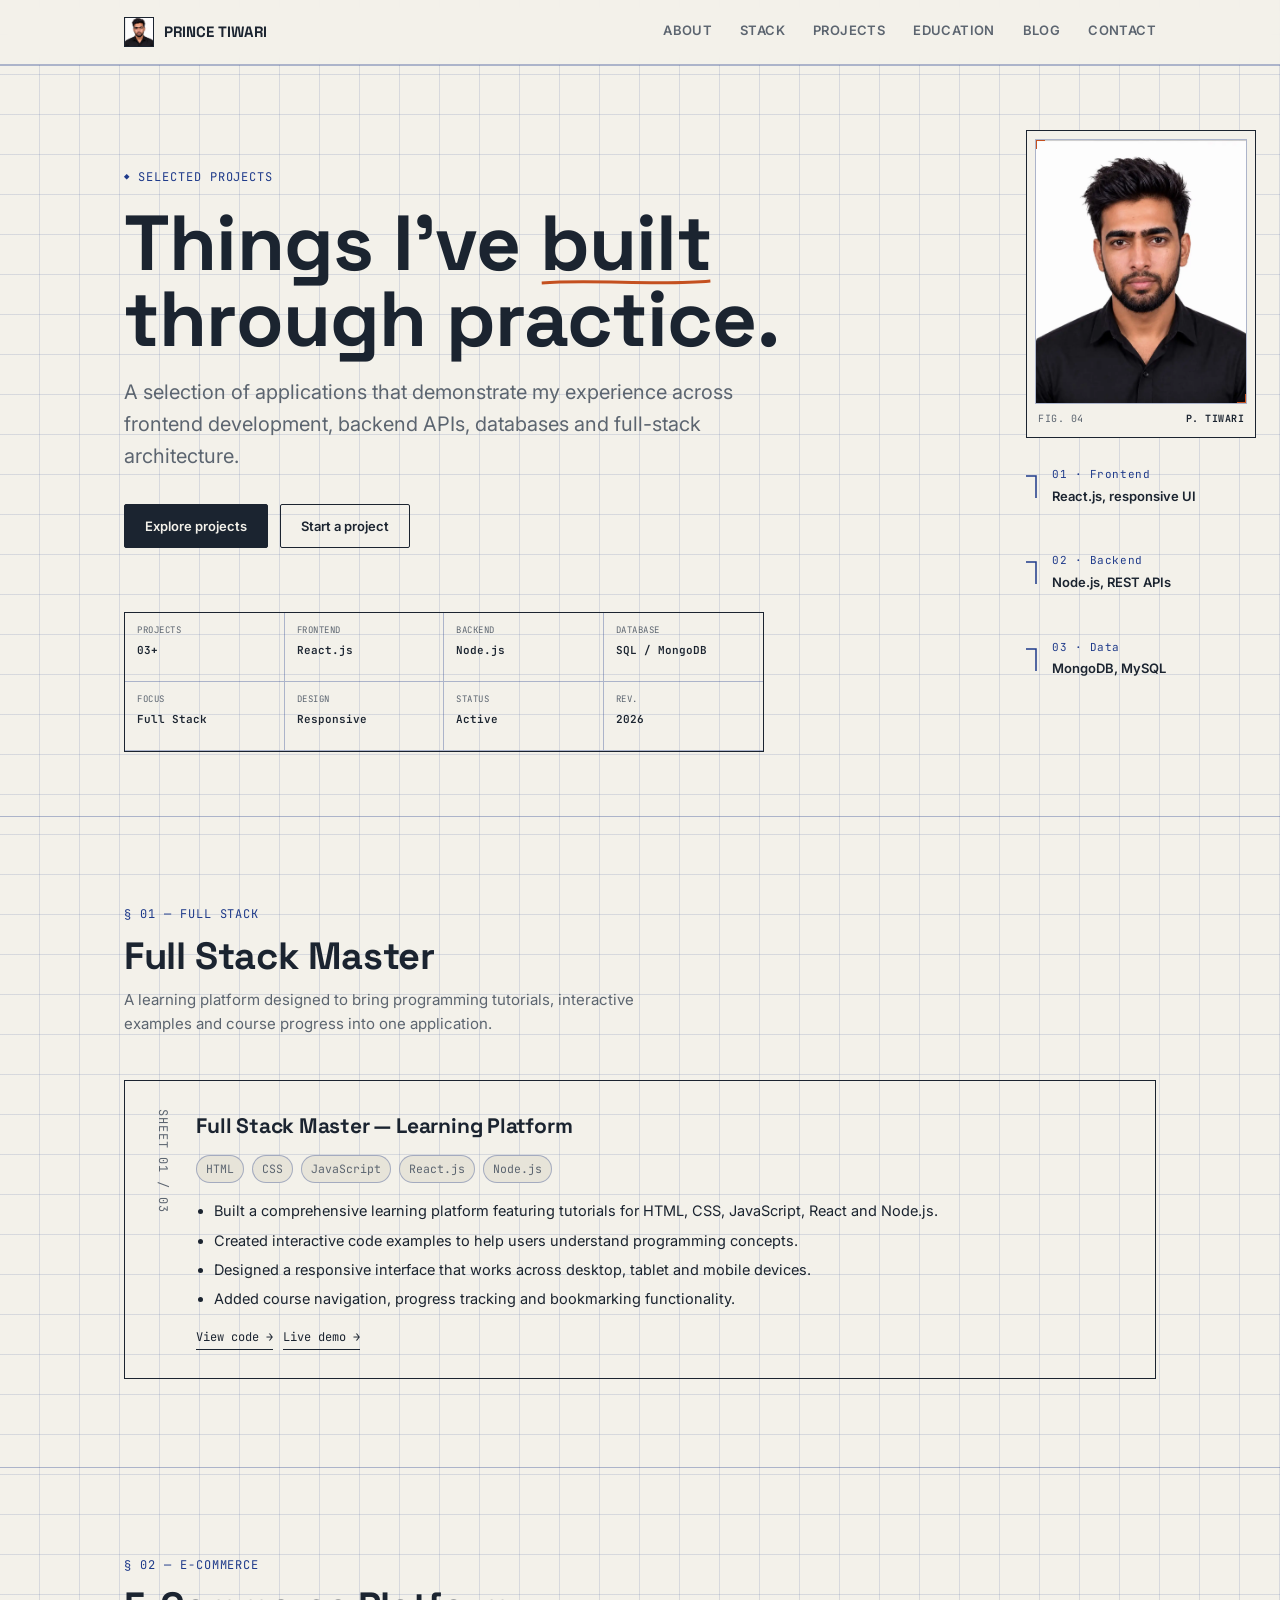
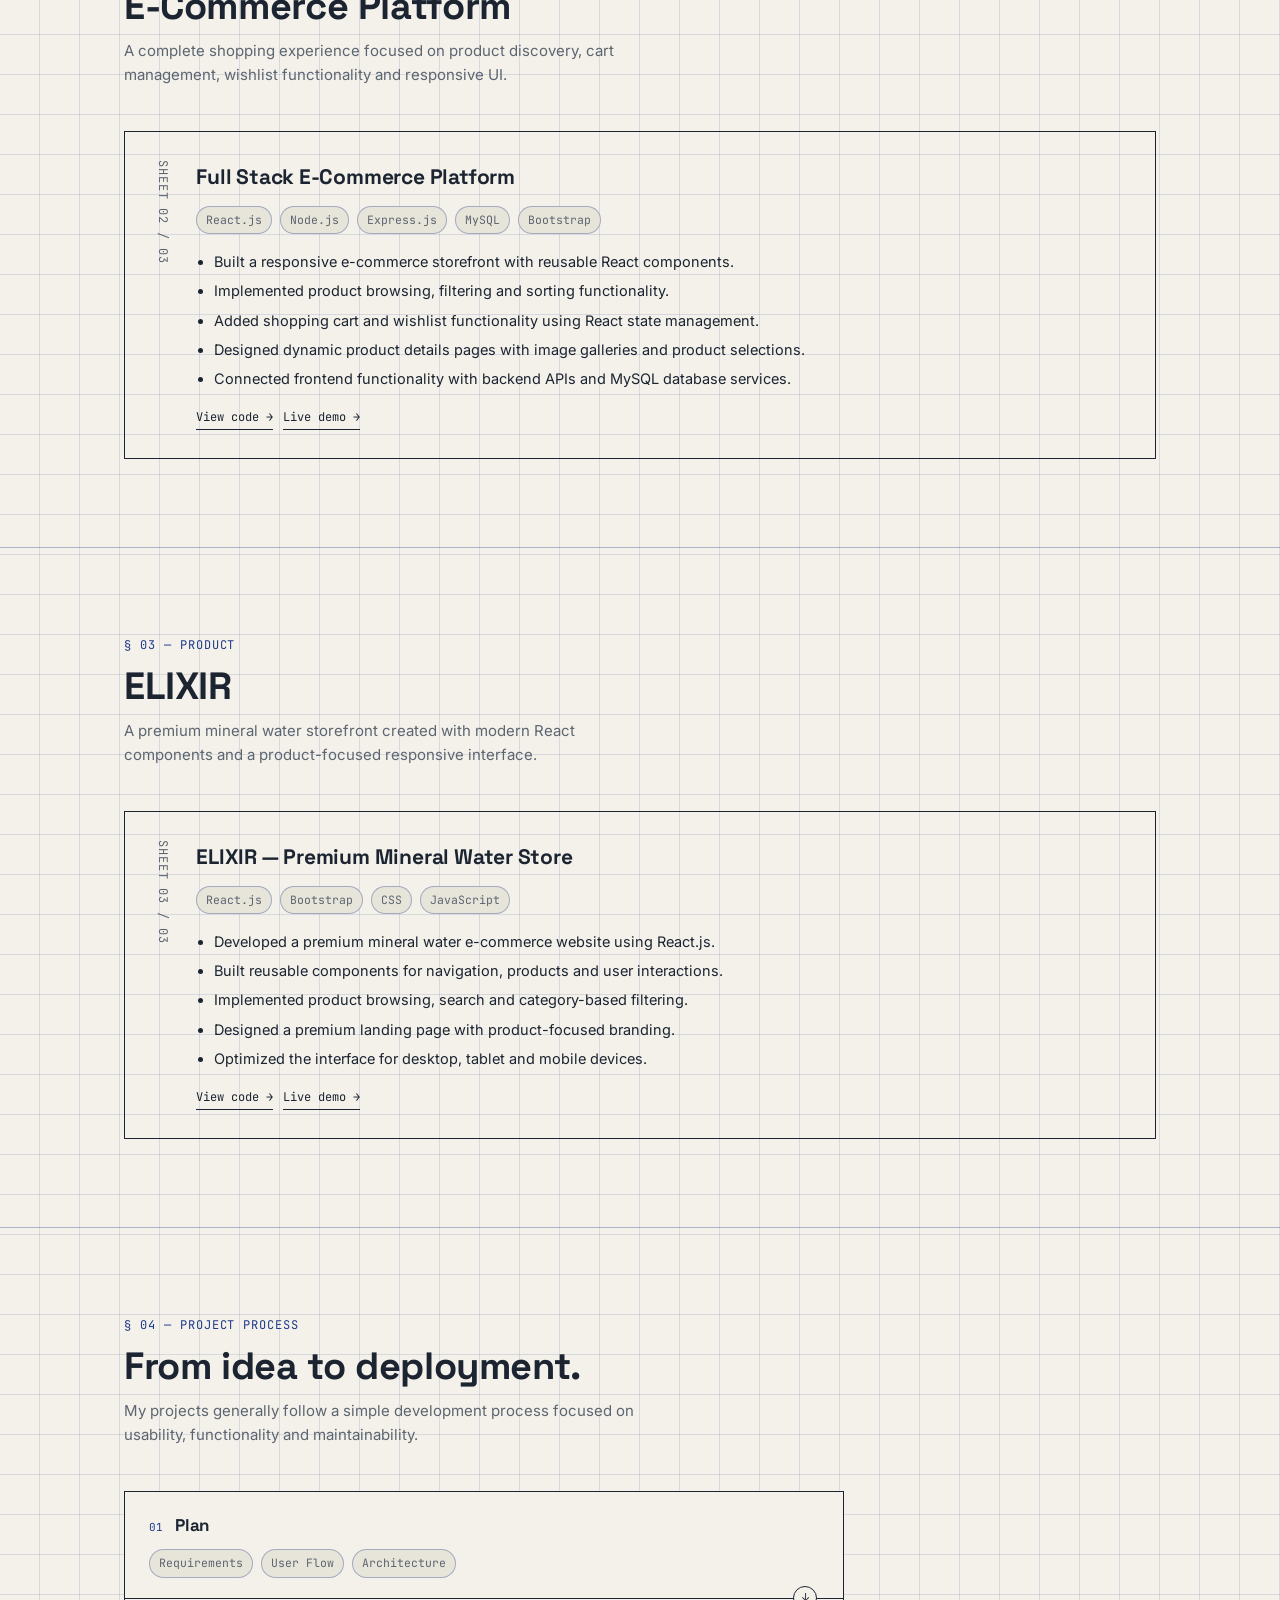
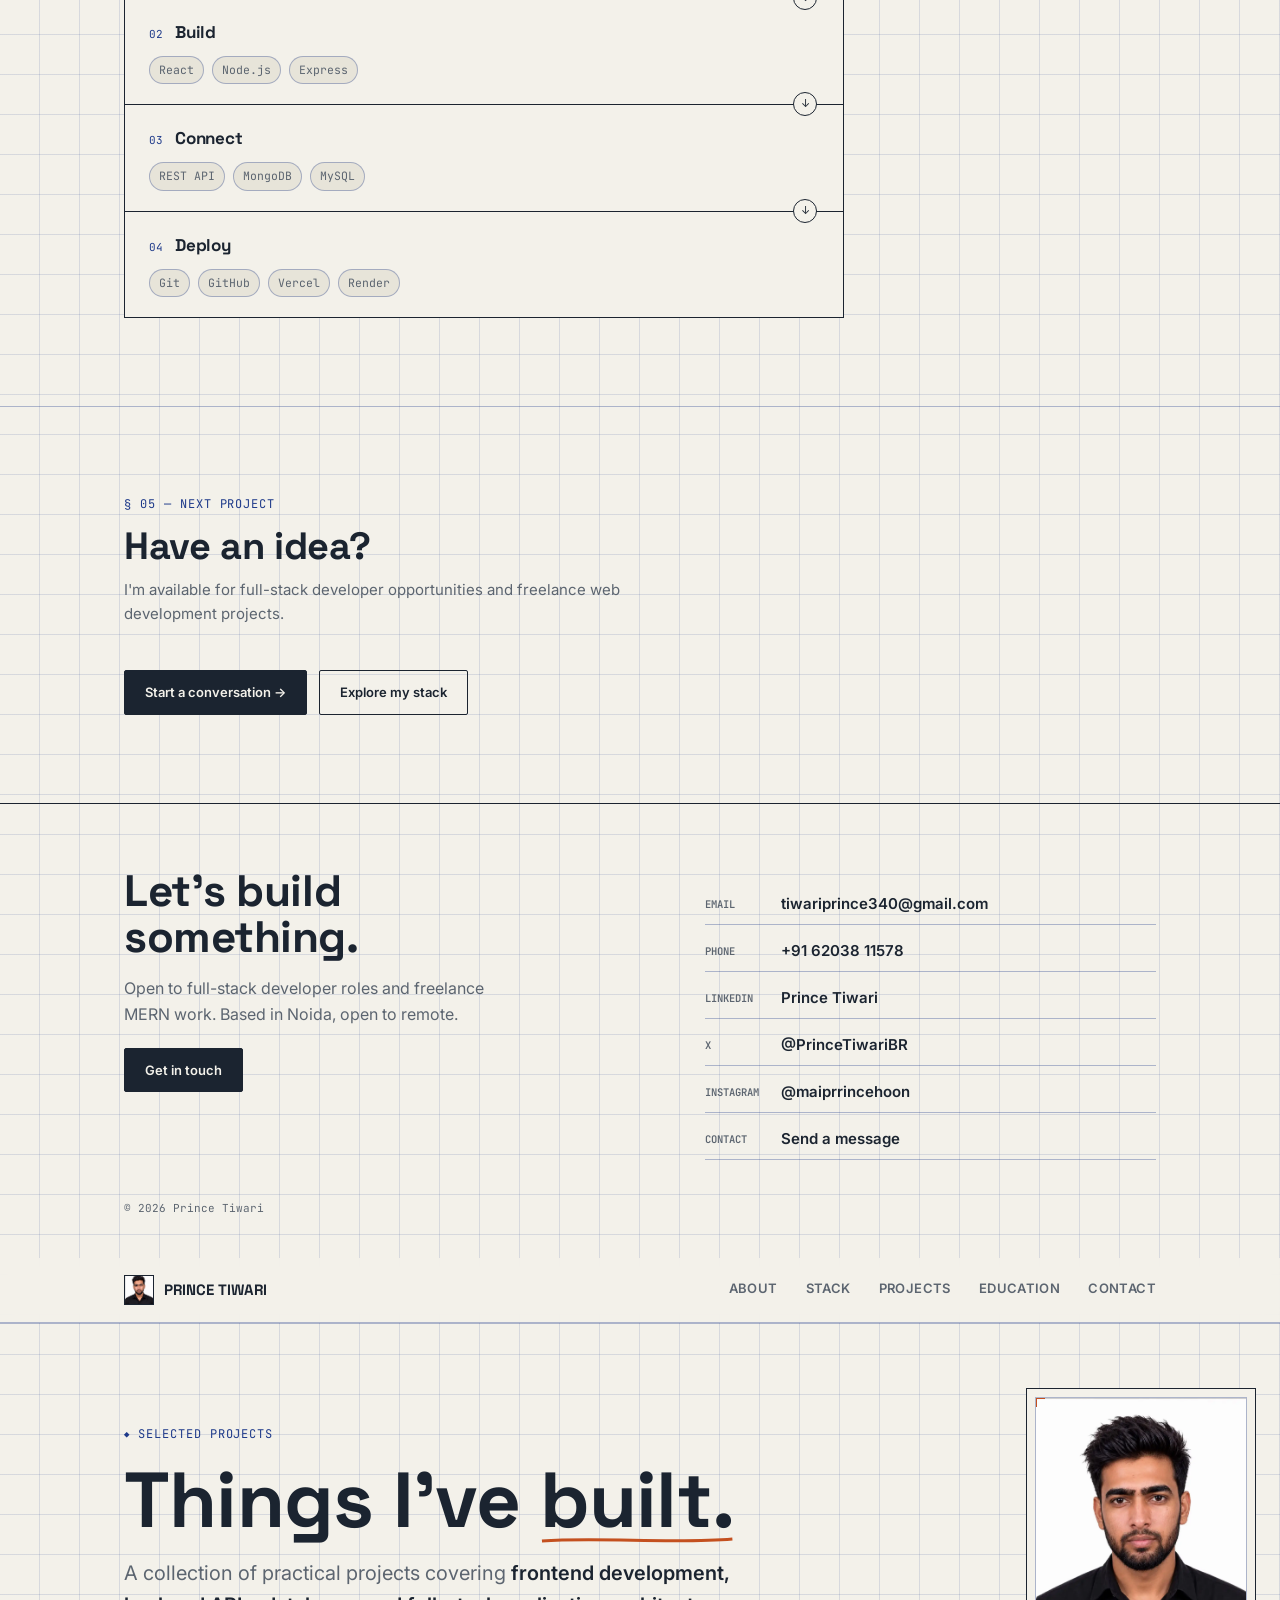
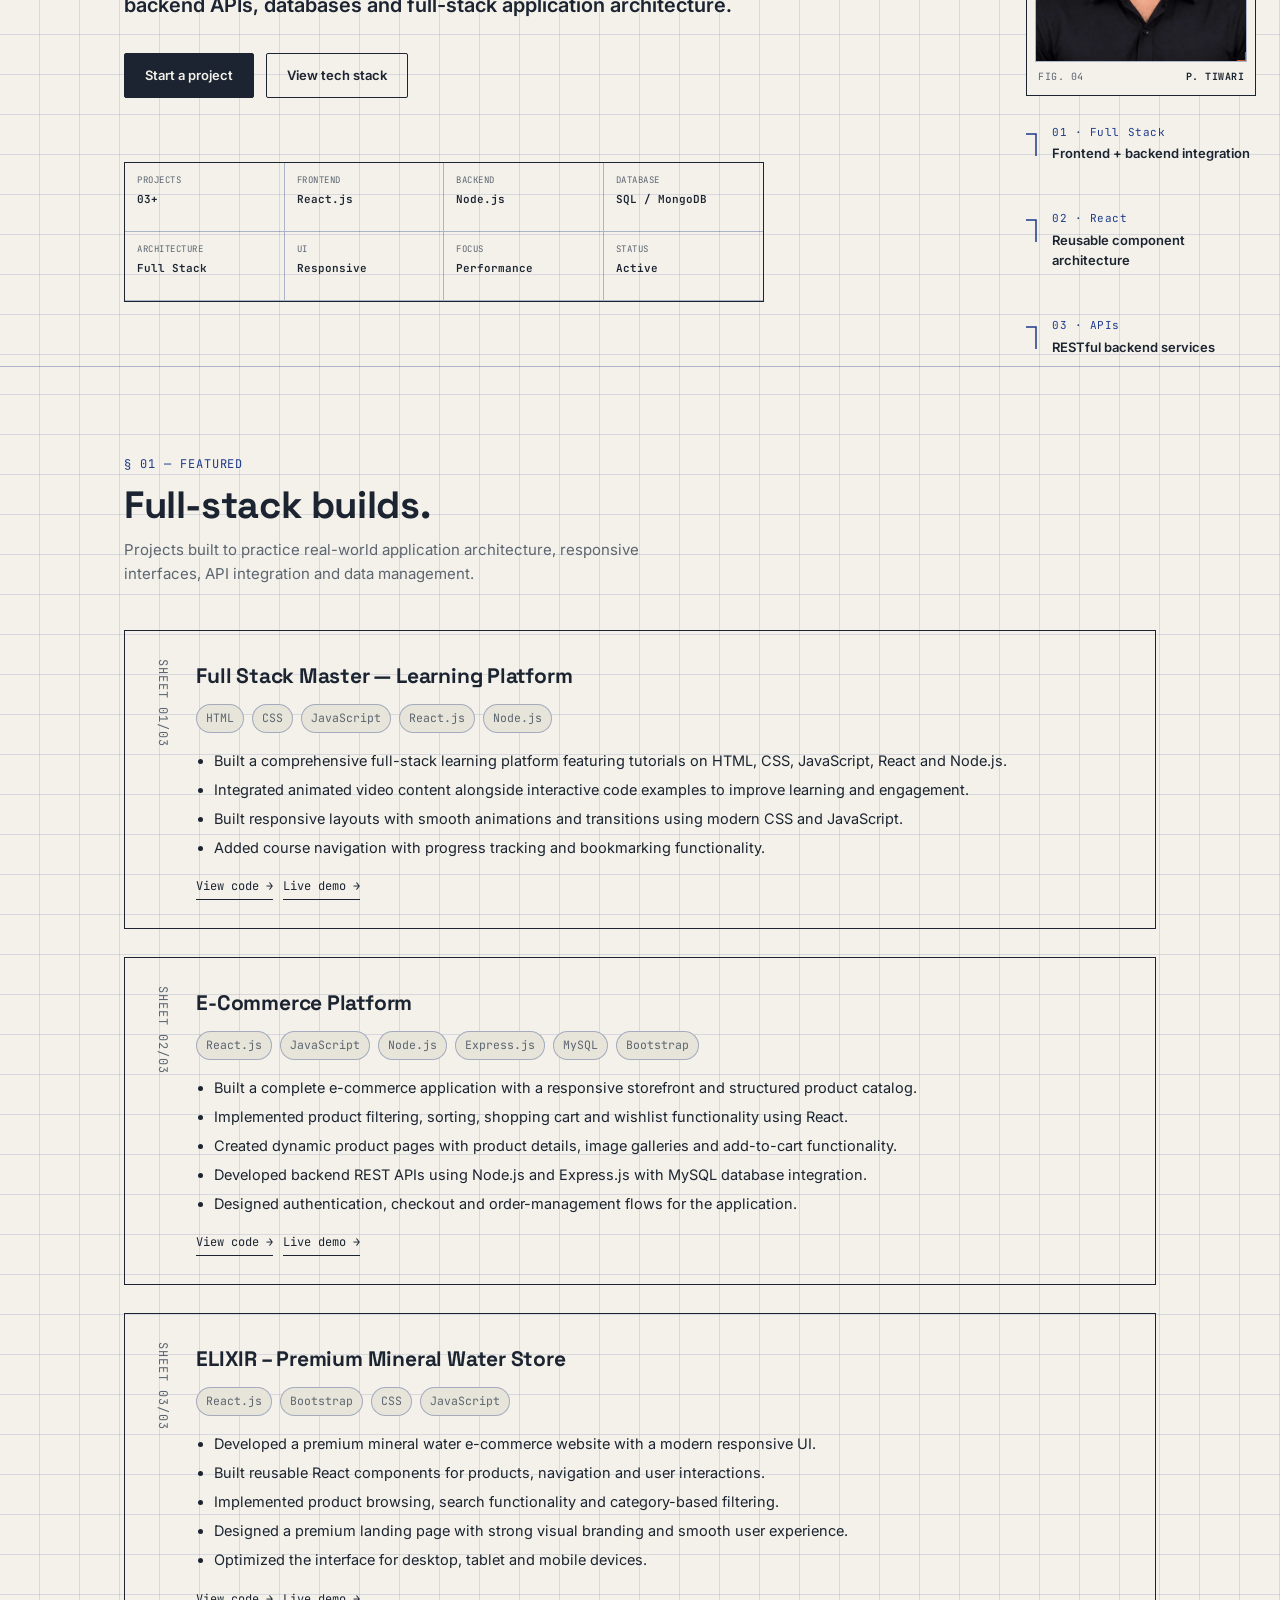
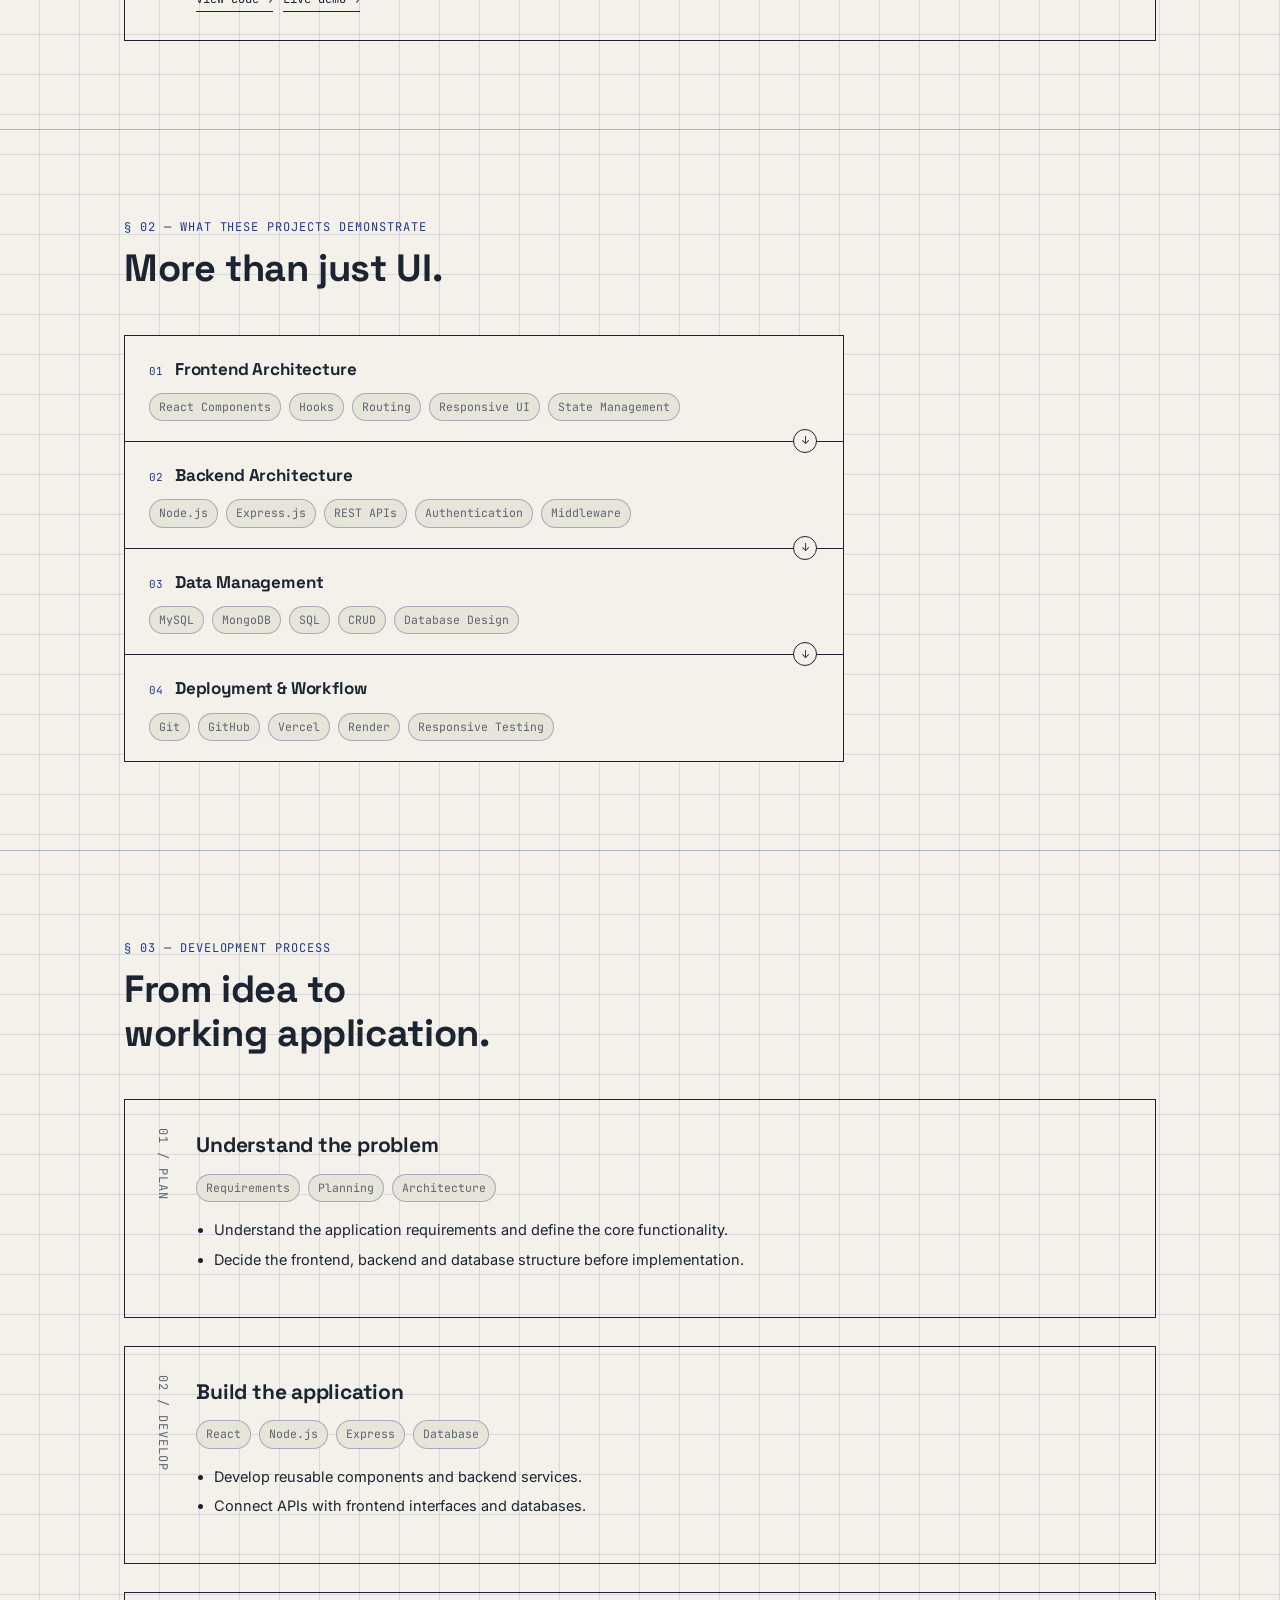
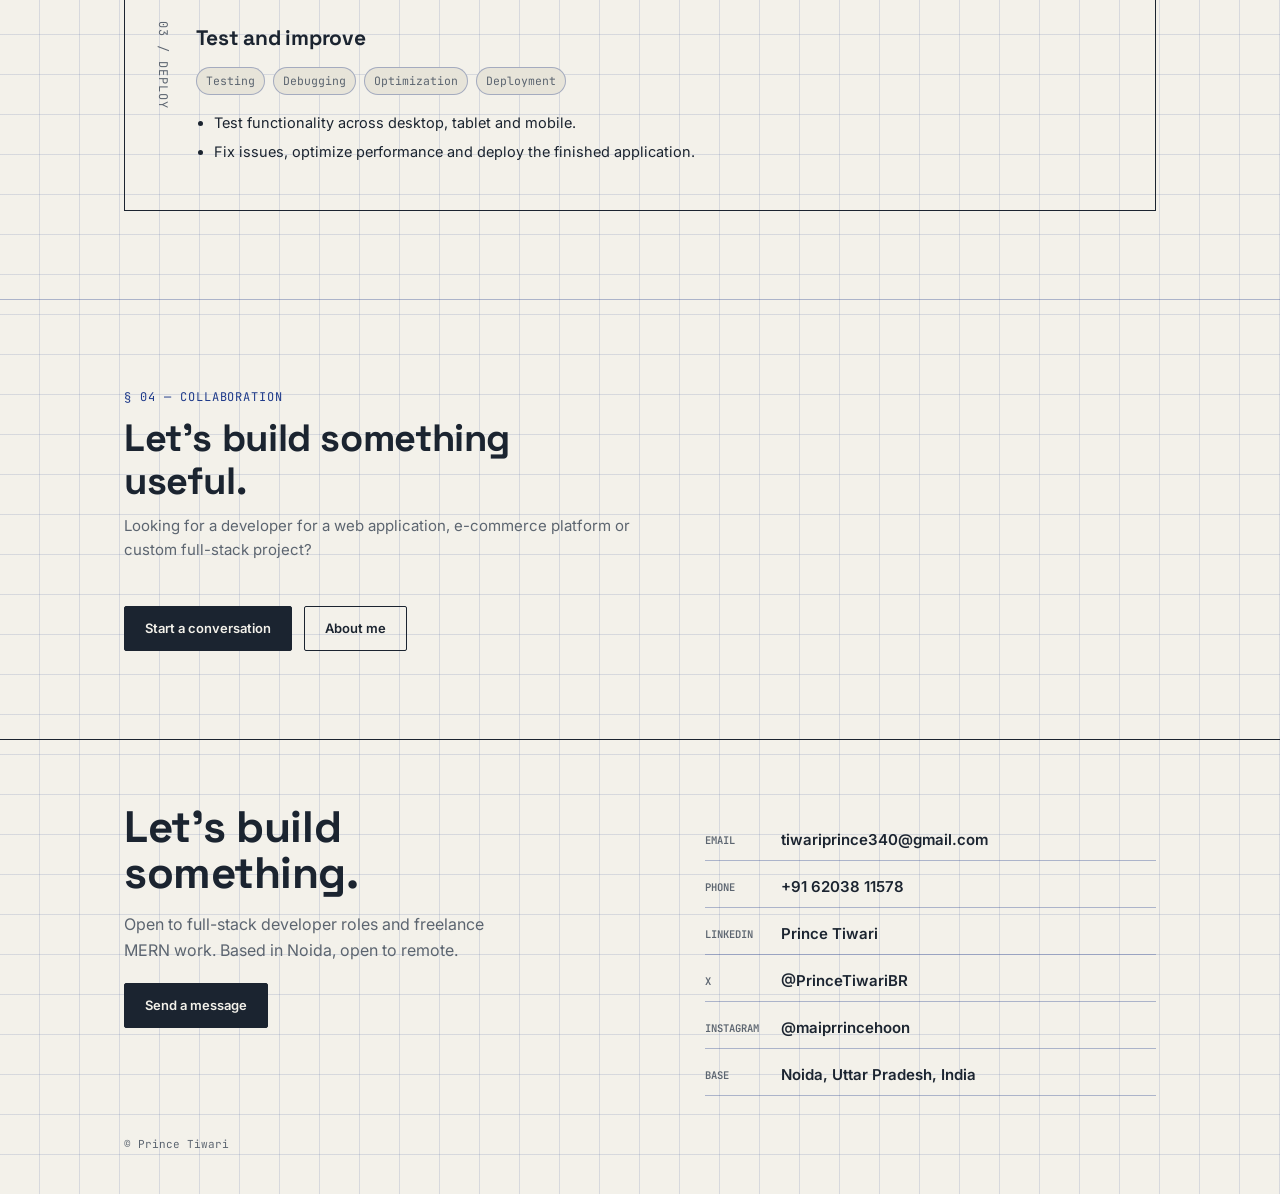
<file: projects.html>
<!DOCTYPE html>
<html lang="en">

<head>
  <meta charset="UTF-8">
  <meta name="viewport" content="width=device-width, initial-scale=1.0">

  <title>Projects | Prince Tiwari | Full Stack Developer</title>

  <meta name="description" content="Explore projects built by Prince Tiwari including full-stack learning platforms, e-commerce applications and modern React.js web applications.">

  <meta name="keywords" content="Prince Tiwari Projects, Full Stack Projects, React Projects, MERN Projects, Java Projects, E-Commerce Project, Web Development Projects">

  <meta name="author" content="Prince Tiwari">
  <meta name="robots" content="index, follow, max-image-preview:large">
  <meta name="language" content="English">
  <meta name="theme-color" content="#F3F1EA">

  <link rel="canonical" href="https://princetiwari.in/projects.html">

  <meta property="og:type" content="website">
  <meta property="og:site_name" content="Prince Tiwari">
  <meta property="og:title" content="Projects | Prince Tiwari">
  <meta property="og:description" content="Explore full-stack and web development projects built by Prince Tiwari.">
  <meta property="og:url" content="https://princetiwari.in/projects.html">
  <meta property="og:image" content="https://princetiwari.in/profile.jpg">

  <meta name="twitter:card" content="summary_large_image">
  <meta name="twitter:title" content="Projects | Prince Tiwari">
  <meta name="twitter:description" content="Explore projects built by Prince Tiwari.">
  <meta name="twitter:image" content="https://princetiwari.in/profile.jpg">

  <link rel="preconnect" href="https://fonts.googleapis.com">
  <link rel="preconnect" href="https://fonts.gstatic.com" crossorigin>

  <link href="https://fonts.googleapis.com/css2?family=Space+Grotesk:wght@500;600;700&family=Inter:wght@400;500;600&family=JetBrains+Mono:wght@400;500;600&display=swap" rel="stylesheet">

  <link rel="stylesheet" href="css/style.css">

  <link rel="icon" type="image/png" href="Pfavicon.png">

  <script type="application/ld+json">
  {
    "@context":"https://schema.org",
    "@type":"CollectionPage",
    "name":"Prince Tiwari Projects",
    "url":"https://princetiwari.in/projects.html",
    "description":"Collection of web development and full-stack projects built by Prince Tiwari.",
    "author":{
      "@type":"Person",
      "name":"Prince Tiwari",
      "url":"https://princetiwari.in/"
    }
  }
  </script>
</head>

<body>

<header class="site">

  <div class="nav">

    <a class="brand" href="index.html">

      <span class="badge">
        <img src="Profile.webp" alt="Prince Tiwari">
      </span>

      PRINCE TIWARI

    </a>


    <button
      class="nav-toggle"
      id="navToggle"
      aria-label="Toggle navigation"
      aria-expanded="false"
    >
      <span></span>
      <span></span>
      <span></span>
    </button>


    <nav class="links" id="navLinks">

      <a href="about.html">About</a>
      <a href="stack.html">Stack</a>
      <a href="projects.html">Projects</a>
      <a href="education.html">Education</a>
       <a href="blog.html">Blog</a>
      <a href="contact.html">Contact</a>

    </nav>

  </div>

</header>


<main>


  <section class="hero">

    <div class="wrap">

      <span class="eyebrow">
        Selected projects
      </span>


      <h1>

        Things I've
        <span class="draw-underline">

          built

          <svg viewBox="0 0 200 10" preserveAspectRatio="none">
            <path d="M2,6 C60,2 140,9 198,4"></path>
          </svg>

        </span>

        through practice.

      </h1>


      <p class="role">

        A selection of applications that demonstrate my
        experience across frontend development, backend APIs,
        databases and full-stack architecture.

      </p>


      <div class="cta-row">

        <a
          class="btn primary"
          href="#project-list"
        >
          Explore projects
        </a>

        <a
          class="btn ghost"
          href="contact.html"
        >
          Start a project
        </a>

      </div>


      <div class="titleblock">

        <div>
          <span class="lbl">Projects</span>
          <span class="val">03+</span>
        </div>

        <div>
          <span class="lbl">Frontend</span>
          <span class="val">React.js</span>
        </div>

        <div>
          <span class="lbl">Backend</span>
          <span class="val">Node.js</span>
        </div>

        <div>
          <span class="lbl">Database</span>
          <span class="val">SQL / MongoDB</span>
        </div>

        <div>
          <span class="lbl">Focus</span>
          <span class="val">Full Stack</span>
        </div>

        <div>
          <span class="lbl">Design</span>
          <span class="val">Responsive</span>
        </div>

        <div>
          <span class="lbl">Status</span>
          <span class="val">Active</span>
        </div>

        <div>
          <span class="lbl">Rev.</span>
          <span class="val">2026</span>
        </div>

      </div>

    </div>


    <div class="callouts">

      <div class="hero-photo">

        <div class="frame">

          <span class="corner-tick tl"></span>
          <span class="corner-tick br"></span>

          <img
            src="Profile.webp"
            alt="Portrait of Prince Tiwari"
          >

        </div>

        <div class="cap">

          <span>Fig. 04</span>
          <b>P. Tiwari</b>

        </div>

      </div>


      <div class="callout">

        <svg width="20" height="30">
          <path
            d="M0,4 H10 V26"
            stroke="#1E3A8A"
            stroke-width="1.5"
            fill="none"
          ></path>
        </svg>

        <div class="k">
          01 · Frontend
        </div>

        <div class="v">
          React.js, responsive UI
        </div>

      </div>


      <div class="callout">

        <svg width="20" height="30">
          <path
            d="M0,4 H10 V26"
            stroke="#1E3A8A"
            stroke-width="1.5"
            fill="none"
          ></path>
        </svg>

        <div class="k">
          02 · Backend
        </div>

        <div class="v">
          Node.js, REST APIs
        </div>

      </div>


      <div class="callout">

        <svg width="20" height="30">
          <path
            d="M0,4 H10 V26"
            stroke="#1E3A8A"
            stroke-width="1.5"
            fill="none"
          ></path>
        </svg>

        <div class="k">
          03 · Data
        </div>

        <div class="v">
          MongoDB, MySQL
        </div>

      </div>

    </div>

  </section>


  <section id="project-list">

    <div class="wrap">

      <div class="section-head reveal">

        <span class="sheet-no">
          § 01 — Full Stack
        </span>

        <h2>
          Full Stack Master
        </h2>

        <p class="sub">
          A learning platform designed to bring programming
          tutorials, interactive examples and course progress
          into one application.
        </p>

      </div>


      <div class="projects">


        <article class="project-card reveal">

          <div class="project-sheet">
            SHEET 01 / 03
          </div>


          <div class="project-body">

            <h3>
              Full Stack Master — Learning Platform
            </h3>


            <div class="tags">

              <span class="tag">HTML</span>
              <span class="tag">CSS</span>
              <span class="tag">JavaScript</span>
              <span class="tag">React.js</span>
              <span class="tag">Node.js</span>

            </div>


            <ul>

              <li>
                Built a comprehensive learning platform
                featuring tutorials for HTML, CSS, JavaScript,
                React and Node.js.
              </li>

              <li>
                Created interactive code examples to help
                users understand programming concepts.
              </li>

              <li>
                Designed a responsive interface that works
                across desktop, tablet and mobile devices.
              </li>

              <li>
                Added course navigation, progress tracking
                and bookmarking functionality.
              </li>

            </ul>


            <div class="project-links">

              <a href="#" data-todo="link">
                View code →
              </a>

              <a href="#" data-todo="link">
                Live demo →
              </a>

            </div>

          </div>

        </article>


      </div>

    </div>

  </section>


  <section>

    <div class="wrap">

      <div class="section-head reveal">

        <span class="sheet-no">
          § 02 — E-Commerce
        </span>

        <h2>
          E-Commerce Platform
        </h2>

        <p class="sub">
          A complete shopping experience focused on product
          discovery, cart management, wishlist functionality
          and responsive UI.
        </p>

      </div>


      <div class="projects">


        <article class="project-card reveal">

          <div class="project-sheet">
            SHEET 02 / 03
          </div>


          <div class="project-body">

            <h3>
              Full Stack E-Commerce Platform
            </h3>


            <div class="tags">

              <span class="tag">React.js</span>
              <span class="tag">Node.js</span>
              <span class="tag">Express.js</span>
              <span class="tag">MySQL</span>
              <span class="tag">Bootstrap</span>

            </div>


            <ul>

              <li>
                Built a responsive e-commerce storefront
                with reusable React components.
              </li>

              <li>
                Implemented product browsing, filtering
                and sorting functionality.
              </li>

              <li>
                Added shopping cart and wishlist functionality
                using React state management.
              </li>

              <li>
                Designed dynamic product details pages with
                image galleries and product selections.
              </li>

              <li>
                Connected frontend functionality with backend
                APIs and MySQL database services.
              </li>

            </ul>


            <div class="project-links">

              <a href="#" data-todo="link">
                View code →
              </a>

              <a href="#" data-todo="link">
                Live demo →
              </a>

            </div>

          </div>

        </article>


      </div>

    </div>

  </section>


  <section>

    <div class="wrap">

      <div class="section-head reveal">

        <span class="sheet-no">
          § 03 — Product
        </span>

        <h2>
          ELIXIR
        </h2>

        <p class="sub">
          A premium mineral water storefront created with
          modern React components and a product-focused
          responsive interface.
        </p>

      </div>


      <div class="projects">


        <article class="project-card reveal">

          <div class="project-sheet">
            SHEET 03 / 03
          </div>


          <div class="project-body">

            <h3>
              ELIXIR — Premium Mineral Water Store
            </h3>


            <div class="tags">

              <span class="tag">React.js</span>
              <span class="tag">Bootstrap</span>
              <span class="tag">CSS</span>
              <span class="tag">JavaScript</span>

            </div>


            <ul>

              <li>
                Developed a premium mineral water e-commerce
                website using React.js.
              </li>

              <li>
                Built reusable components for navigation,
                products and user interactions.
              </li>

              <li>
                Implemented product browsing, search and
                category-based filtering.
              </li>

              <li>
                Designed a premium landing page with
                product-focused branding.
              </li>

              <li>
                Optimized the interface for desktop,
                tablet and mobile devices.
              </li>

            </ul>


            <div class="project-links">

              <a href="#" data-todo="link">
                View code →
              </a>

              <a
                href="https://luxury-drinks.vercel.app/"
                target="_blank"
                rel="noopener noreferrer"
              >
                Live demo →
              </a>

            </div>

          </div>

        </article>


      </div>

    </div>

  </section>


  <section>

    <div class="wrap">

      <div class="section-head reveal">

        <span class="sheet-no">
          § 04 — Project process
        </span>

        <h2>
          From idea to deployment.
        </h2>

        <p class="sub">
          My projects generally follow a simple development
          process focused on usability, functionality and
          maintainability.
        </p>

      </div>


      <div class="stack-diagram reveal">


        <div class="stack-layer">

          <div class="layer-head">

            <span class="layer-tag">
              01
            </span>

            <h3>
              Plan
            </h3>

          </div>

          <div class="tags">

            <span class="tag">Requirements</span>
            <span class="tag">User Flow</span>
            <span class="tag">Architecture</span>

          </div>

        </div>


        <div class="stack-layer">

          <span class="flow-arrow">
            ↓
          </span>

          <div class="layer-head">

            <span class="layer-tag">
              02
            </span>

            <h3>
              Build
            </h3>

          </div>

          <div class="tags">

            <span class="tag">React</span>
            <span class="tag">Node.js</span>
            <span class="tag">Express</span>

          </div>

        </div>


        <div class="stack-layer">

          <span class="flow-arrow">
            ↓
          </span>

          <div class="layer-head">

            <span class="layer-tag">
              03
            </span>

            <h3>
              Connect
            </h3>

          </div>

          <div class="tags">

            <span class="tag">REST API</span>
            <span class="tag">MongoDB</span>
            <span class="tag">MySQL</span>

          </div>

        </div>


        <div class="stack-layer">

          <span class="flow-arrow">
            ↓
          </span>

          <div class="layer-head">

            <span class="layer-tag">
              04
            </span>

            <h3>
              Deploy
            </h3>

          </div>

          <div class="tags">

            <span class="tag">Git</span>
            <span class="tag">GitHub</span>
            <span class="tag">Vercel</span>
            <span class="tag">Render</span>

          </div>

        </div>


      </div>

    </div>

  </section>


  <section>

    <div class="wrap">

      <div class="section-head reveal">

        <span class="sheet-no">
          § 05 — Next project
        </span>

        <h2>
          Have an idea?
        </h2>

        <p class="sub">
          I'm available for full-stack developer opportunities
          and freelance web development projects.
        </p>

      </div>


      <div class="cta-row reveal">

        <a
          class="btn primary"
          href="contact.html"
        >
          Start a conversation →
        </a>

        <a
          class="btn ghost"
          href="stack.html"
        >
          Explore my stack
        </a>

      </div>

    </div>

  </section>


</main>


<footer>

  <div class="wrap">

    <div class="contact-grid">

      <div>

        <h2>
          Let's build
          <br>
          something.
        </h2>

        <p
          style="
            color:var(--ink-dim);
            margin-top:16px;
            max-width:40ch;
          "
        >
          Open to full-stack developer roles and freelance MERN work.
          Based in Noida, open to remote.
        </p>

        <a
          class="btn primary"
          href="contact.html"
          style="margin-top:20px;"
        >
          Get in touch
        </a>

      </div>


      <div class="contact-list">

        <a href="mailto:tiwariprince340@gmail.com">
          <span class="k">Email</span>
          tiwariprince340@gmail.com
        </a>

        <a href="tel:+916203811578">
          <span class="k">Phone</span>
          +91 62038 11578
        </a>

        <a
          href="https://linkedin.com/in/princetiwariprincetiwari/"
          target="_blank"
          rel="noopener noreferrer"
        >
          <span class="k">LinkedIn</span>
          Prince Tiwari
        </a>

        <a
          href="https://x.com/PrinceTiwariBR"
          target="_blank"
          rel="noopener noreferrer"
        >
          <span class="k">X</span>
          @PrinceTiwariBR
        </a>

        <a
          href="https://instagram.com/maiprrincehoon"
          target="_blank"
          rel="noopener noreferrer"
        >
          <span class="k">Instagram</span>
          @maiprrincehoon
        </a>

        <a href="contact.html">
          <span class="k">Contact</span>
          Send a message
        </a>

      </div>

    </div>


    <div class="fine">

      <span>
        © <span id="year"></span> Prince Tiwari
      </span>

    </div>

  </div>

</footer>


<script src="js/main.js"></script>

</body>

</html>  <link rel="stylesheet" href="css/style.css">
  <link rel="icon" type="image/png" href="Pfavicon.png">

  <script type="application/ld+json">
  {
    "@context":"https://schema.org",
    "@type":"CollectionPage",
    "name":"Prince Tiwari Projects",
    "url":"https://princetiwari.in/projects.html",
    "description":"Collection of full-stack and web development projects by Prince Tiwari.",
    "author":{
      "@type":"Person",
      "name":"Prince Tiwari",
      "url":"https://princetiwari.in/"
    }
  }
  </script>
</head>

<body>

<header class="site">
  <div class="nav">

    <a class="brand" href="index.html">
      <span class="badge">
        <img src="Profile.webp" alt="Prince Tiwari">
      </span>
      PRINCE TIWARI
    </a>

    <button
      class="nav-toggle"
      id="navToggle"
      aria-label="Toggle navigation"
      aria-expanded="false"
    >
      <span></span>
      <span></span>
      <span></span>
    </button>

    <nav class="links" id="navLinks">
      <a href="about.html">About</a>
      <a href="stack.html">Stack</a>
      <a href="projects.html">Projects</a>
      <a href="education.html">Education</a>
      <a href="contact.html">Contact</a>
    </nav>

  </div>
</header>

<main>

  <section class="hero">
    <div class="wrap">

      <span class="eyebrow">Selected projects</span>

      <h1>
        Things I've
        <span class="draw-underline">
          built.
          <svg viewBox="0 0 200 10" preserveAspectRatio="none">
            <path d="M2,6 C60,2 140,9 198,4"></path>
          </svg>
        </span>
      </h1>

      <p class="role">
        A collection of practical projects covering
        <strong>frontend development, backend APIs, databases and
        full-stack application architecture.</strong>
      </p>

      <div class="cta-row">
        <a class="btn primary" href="contact.html">
          Start a project
        </a>

        <a class="btn ghost" href="stack.html">
          View tech stack
        </a>
      </div>

      <div class="titleblock">

        <div>
          <span class="lbl">Projects</span>
          <span class="val">03+</span>
        </div>

        <div>
          <span class="lbl">Frontend</span>
          <span class="val">React.js</span>
        </div>

        <div>
          <span class="lbl">Backend</span>
          <span class="val">Node.js</span>
        </div>

        <div>
          <span class="lbl">Database</span>
          <span class="val">SQL / MongoDB</span>
        </div>

        <div>
          <span class="lbl">Architecture</span>
          <span class="val">Full Stack</span>
        </div>

        <div>
          <span class="lbl">UI</span>
          <span class="val">Responsive</span>
        </div>

        <div>
          <span class="lbl">Focus</span>
          <span class="val">Performance</span>
        </div>

        <div>
          <span class="lbl">Status</span>
          <span class="val">Active</span>
        </div>

      </div>

    </div>

    <div class="callouts">

      <div class="hero-photo">

        <div class="frame">

          <span class="corner-tick tl"></span>
          <span class="corner-tick br"></span>

          <img
            src="Profile.webp"
            alt="Portrait of Prince Tiwari"
          >

        </div>

        <div class="cap">
          <span>Fig. 04</span>
          <b>P. Tiwari</b>
        </div>

      </div>

      <div class="callout">

        <svg width="20" height="30">
          <path
            d="M0,4 H10 V26"
            stroke="#1E3A8A"
            stroke-width="1.5"
            fill="none"
          ></path>
        </svg>

        <div class="k">01 · Full Stack</div>
        <div class="v">Frontend + backend integration</div>

      </div>

      <div class="callout">

        <svg width="20" height="30">
          <path
            d="M0,4 H10 V26"
            stroke="#1E3A8A"
            stroke-width="1.5"
            fill="none"
          ></path>
        </svg>

        <div class="k">02 · React</div>
        <div class="v">Reusable component architecture</div>

      </div>

      <div class="callout">

        <svg width="20" height="30">
          <path
            d="M0,4 H10 V26"
            stroke="#1E3A8A"
            stroke-width="1.5"
            fill="none"
          ></path>
        </svg>

        <div class="k">03 · APIs</div>
        <div class="v">RESTful backend services</div>

      </div>

    </div>

  </section>


  <section>

    <div class="wrap">

      <div class="section-head reveal">

        <span class="sheet-no">
          § 01 — Featured
        </span>

        <h2>
          Full-stack builds.
        </h2>

        <p class="sub">
          Projects built to practice real-world application architecture,
          responsive interfaces, API integration and data management.
        </p>

      </div>


      <div class="projects">

        <article class="project-card reveal">

          <div class="project-sheet">
            SHEET 01/03
          </div>

          <div class="project-body">

            <h3>
              Full Stack Master — Learning Platform
            </h3>

            <div class="tags">
              <span class="tag">HTML</span>
              <span class="tag">CSS</span>
              <span class="tag">JavaScript</span>
              <span class="tag">React.js</span>
              <span class="tag">Node.js</span>
            </div>

            <ul>

              <li>
                Built a comprehensive full-stack learning platform
                featuring tutorials on HTML, CSS, JavaScript, React
                and Node.js.
              </li>

              <li>
                Integrated animated video content alongside interactive
                code examples to improve learning and engagement.
              </li>

              <li>
                Built responsive layouts with smooth animations and
                transitions using modern CSS and JavaScript.
              </li>

              <li>
                Added course navigation with progress tracking and
                bookmarking functionality.
              </li>

            </ul>

            <div class="project-links">

              <a
                href="https://github.com/PRINCETIWARI360"
                target="_blank"
                rel="noopener noreferrer"
              >
                View code →
              </a>

              <a href="#" data-todo="link">
                Live demo →
              </a>

            </div>

          </div>

        </article>


        <article class="project-card reveal">

          <div class="project-sheet">
            SHEET 02/03
          </div>

          <div class="project-body">

            <h3>
              E-Commerce Platform
            </h3>

            <div class="tags">
              <span class="tag">React.js</span>
              <span class="tag">JavaScript</span>
              <span class="tag">Node.js</span>
              <span class="tag">Express.js</span>
              <span class="tag">MySQL</span>
              <span class="tag">Bootstrap</span>
            </div>

            <ul>

              <li>
                Built a complete e-commerce application with a
                responsive storefront and structured product catalog.
              </li>

              <li>
                Implemented product filtering, sorting, shopping cart
                and wishlist functionality using React.
              </li>

              <li>
                Created dynamic product pages with product details,
                image galleries and add-to-cart functionality.
              </li>

              <li>
                Developed backend REST APIs using Node.js and Express.js
                with MySQL database integration.
              </li>

              <li>
                Designed authentication, checkout and order-management
                flows for the application.
              </li>

            </ul>

            <div class="project-links">

              <a
                href="https://github.com/PRINCETIWARI360"
                target="_blank"
                rel="noopener noreferrer"
              >
                View code →
              </a>

              <a href="#" data-todo="link">
                Live demo →
              </a>

            </div>

          </div>

        </article>


        <article class="project-card reveal">

          <div class="project-sheet">
            SHEET 03/03
          </div>

          <div class="project-body">

            <h3>
              ELIXIR – Premium Mineral Water Store
            </h3>

            <div class="tags">
              <span class="tag">React.js</span>
              <span class="tag">Bootstrap</span>
              <span class="tag">CSS</span>
              <span class="tag">JavaScript</span>
            </div>

            <ul>

              <li>
                Developed a premium mineral water e-commerce website
                with a modern responsive UI.
              </li>

              <li>
                Built reusable React components for products,
                navigation and user interactions.
              </li>

              <li>
                Implemented product browsing, search functionality
                and category-based filtering.
              </li>

              <li>
                Designed a premium landing page with strong visual
                branding and smooth user experience.
              </li>

              <li>
                Optimized the interface for desktop, tablet and
                mobile devices.
              </li>

            </ul>

            <div class="project-links">

              <a
                href="https://github.com/PRINCETIWARI360"
                target="_blank"
                rel="noopener noreferrer"
              >
                View code →
              </a>

              <a
                href="https://luxury-drinks.vercel.app/"
                target="_blank"
                rel="noopener noreferrer"
              >
                Live demo →
              </a>

            </div>

          </div>

        </article>

      </div>

    </div>

  </section>


  <section>

    <div class="wrap">

      <div class="section-head reveal">

        <span class="sheet-no">
          § 02 — What these projects demonstrate
        </span>

        <h2>
          More than just UI.
        </h2>

      </div>


      <div class="stack-diagram reveal">

        <div class="stack-layer">

          <div class="layer-head">
            <span class="layer-tag">01</span>
            <h3>Frontend Architecture</h3>
          </div>

          <div class="tags">
            <span class="tag">React Components</span>
            <span class="tag">Hooks</span>
            <span class="tag">Routing</span>
            <span class="tag">Responsive UI</span>
            <span class="tag">State Management</span>
          </div>

        </div>


        <div class="stack-layer">

          <span class="flow-arrow">↓</span>

          <div class="layer-head">
            <span class="layer-tag">02</span>
            <h3>Backend Architecture</h3>
          </div>

          <div class="tags">
            <span class="tag">Node.js</span>
            <span class="tag">Express.js</span>
            <span class="tag">REST APIs</span>
            <span class="tag">Authentication</span>
            <span class="tag">Middleware</span>
          </div>

        </div>


        <div class="stack-layer">

          <span class="flow-arrow">↓</span>

          <div class="layer-head">
            <span class="layer-tag">03</span>
            <h3>Data Management</h3>
          </div>

          <div class="tags">
            <span class="tag">MySQL</span>
            <span class="tag">MongoDB</span>
            <span class="tag">SQL</span>
            <span class="tag">CRUD</span>
            <span class="tag">Database Design</span>
          </div>

        </div>


        <div class="stack-layer">

          <span class="flow-arrow">↓</span>

          <div class="layer-head">
            <span class="layer-tag">04</span>
            <h3>Deployment & Workflow</h3>
          </div>

          <div class="tags">
            <span class="tag">Git</span>
            <span class="tag">GitHub</span>
            <span class="tag">Vercel</span>
            <span class="tag">Render</span>
            <span class="tag">Responsive Testing</span>
          </div>

        </div>

      </div>

    </div>

  </section>


  <section>

    <div class="wrap">

      <div class="section-head reveal">

        <span class="sheet-no">
          § 03 — Development process
        </span>

        <h2>
          From idea to
          <br>
          working application.
        </h2>

      </div>


      <div class="projects">

        <article class="project-card reveal">

          <div class="project-sheet">
            01 / PLAN
          </div>

          <div class="project-body">

            <h3>
              Understand the problem
            </h3>

            <div class="tags">
              <span class="tag">Requirements</span>
              <span class="tag">Planning</span>
              <span class="tag">Architecture</span>
            </div>

            <ul>
              <li>
                Understand the application requirements and define
                the core functionality.
              </li>

              <li>
                Decide the frontend, backend and database structure
                before implementation.
              </li>
            </ul>

          </div>

        </article>


        <article class="project-card reveal">

          <div class="project-sheet">
            02 / DEVELOP
          </div>

          <div class="project-body">

            <h3>
              Build the application
            </h3>

            <div class="tags">
              <span class="tag">React</span>
              <span class="tag">Node.js</span>
              <span class="tag">Express</span>
              <span class="tag">Database</span>
            </div>

            <ul>
              <li>
                Develop reusable components and backend services.
              </li>

              <li>
                Connect APIs with frontend interfaces and databases.
              </li>
            </ul>

          </div>

        </article>


        <article class="project-card reveal">

          <div class="project-sheet">
            03 / DEPLOY
          </div>

          <div class="project-body">

            <h3>
              Test and improve
            </h3>

            <div class="tags">
              <span class="tag">Testing</span>
              <span class="tag">Debugging</span>
              <span class="tag">Optimization</span>
              <span class="tag">Deployment</span>
            </div>

            <ul>
              <li>
                Test functionality across desktop, tablet and mobile.
              </li>

              <li>
                Fix issues, optimize performance and deploy the
                finished application.
              </li>
            </ul>

          </div>

        </article>

      </div>

    </div>

  </section>


  <section>

    <div class="wrap">

      <div class="section-head reveal">

        <span class="sheet-no">
          § 04 — Collaboration
        </span>

        <h2>
          Let's build something
          <br>
          useful.
        </h2>

        <p class="sub">
          Looking for a developer for a web application, e-commerce
          platform or custom full-stack project?
        </p>

      </div>

      <div class="cta-row reveal">

        <a class="btn primary" href="contact.html">
          Start a conversation
        </a>

        <a class="btn ghost" href="about.html">
          About me
        </a>

      </div>

    </div>

  </section>

</main>


<footer id="contact">

  <div class="wrap">

    <div class="contact-grid">

      <div>

        <h2>
          Let's build
          <br>
          something.
        </h2>

        <p style="color:var(--ink-dim); margin-top:16px; max-width:40ch;">
          Open to full-stack developer roles and freelance MERN work.
          Based in Noida, open to remote.
        </p>

        <a
          class="btn primary"
          href="contact.html"
          style="margin-top:20px;"
        >
          Send a message
        </a>

      </div>


      <div class="contact-list">

        <a href="mailto:tiwariprince340@gmail.com">
          <span class="k">Email</span>
          tiwariprince340@gmail.com
        </a>

        <a href="tel:+916203811578">
          <span class="k">Phone</span>
          +91 62038 11578
        </a>

        <a
          href="https://linkedin.com/in/princetiwariprincetiwari/"
          target="_blank"
          rel="noopener noreferrer"
        >
          <span class="k">LinkedIn</span>
          Prince Tiwari
        </a>

        <a
          href="https://x.com/PrinceTiwariBR"
          target="_blank"
          rel="noopener noreferrer"
        >
          <span class="k">X</span>
          @PrinceTiwariBR
        </a>

        <a
          href="https://instagram.com/maiprrincehoon"
          target="_blank"
          rel="noopener noreferrer"
        >
          <span class="k">Instagram</span>
          @maiprrincehoon
        </a>

        <a href="index.html">
          <span class="k">Base</span>
          Noida, Uttar Pradesh, India
        </a>

      </div>

    </div>


    <div class="fine">

      <span>
        © <span id="year"></span> Prince Tiwari
      </span>

    </div>

  </div>

</footer>
  <script>
document.addEventListener('contextmenu', function (e) {
  e.preventDefault();
});

document.addEventListener('keydown', function (e) {
  if (
    e.key === 'F12' ||
    (e.ctrlKey && e.shiftKey && ['I', 'J', 'C'].includes(e.key.toUpperCase())) ||
    (e.metaKey && e.altKey && ['I', 'J', 'C'].includes(e.key.toUpperCase())) ||
    (e.ctrlKey && e.key.toUpperCase() === 'U') ||
    (e.metaKey && e.key.toUpperCase() === 'U')
  ) {
    e.preventDefault();
  }
});
</script>


<script src="js/main.js"></script>

</body>
</html>
</file>
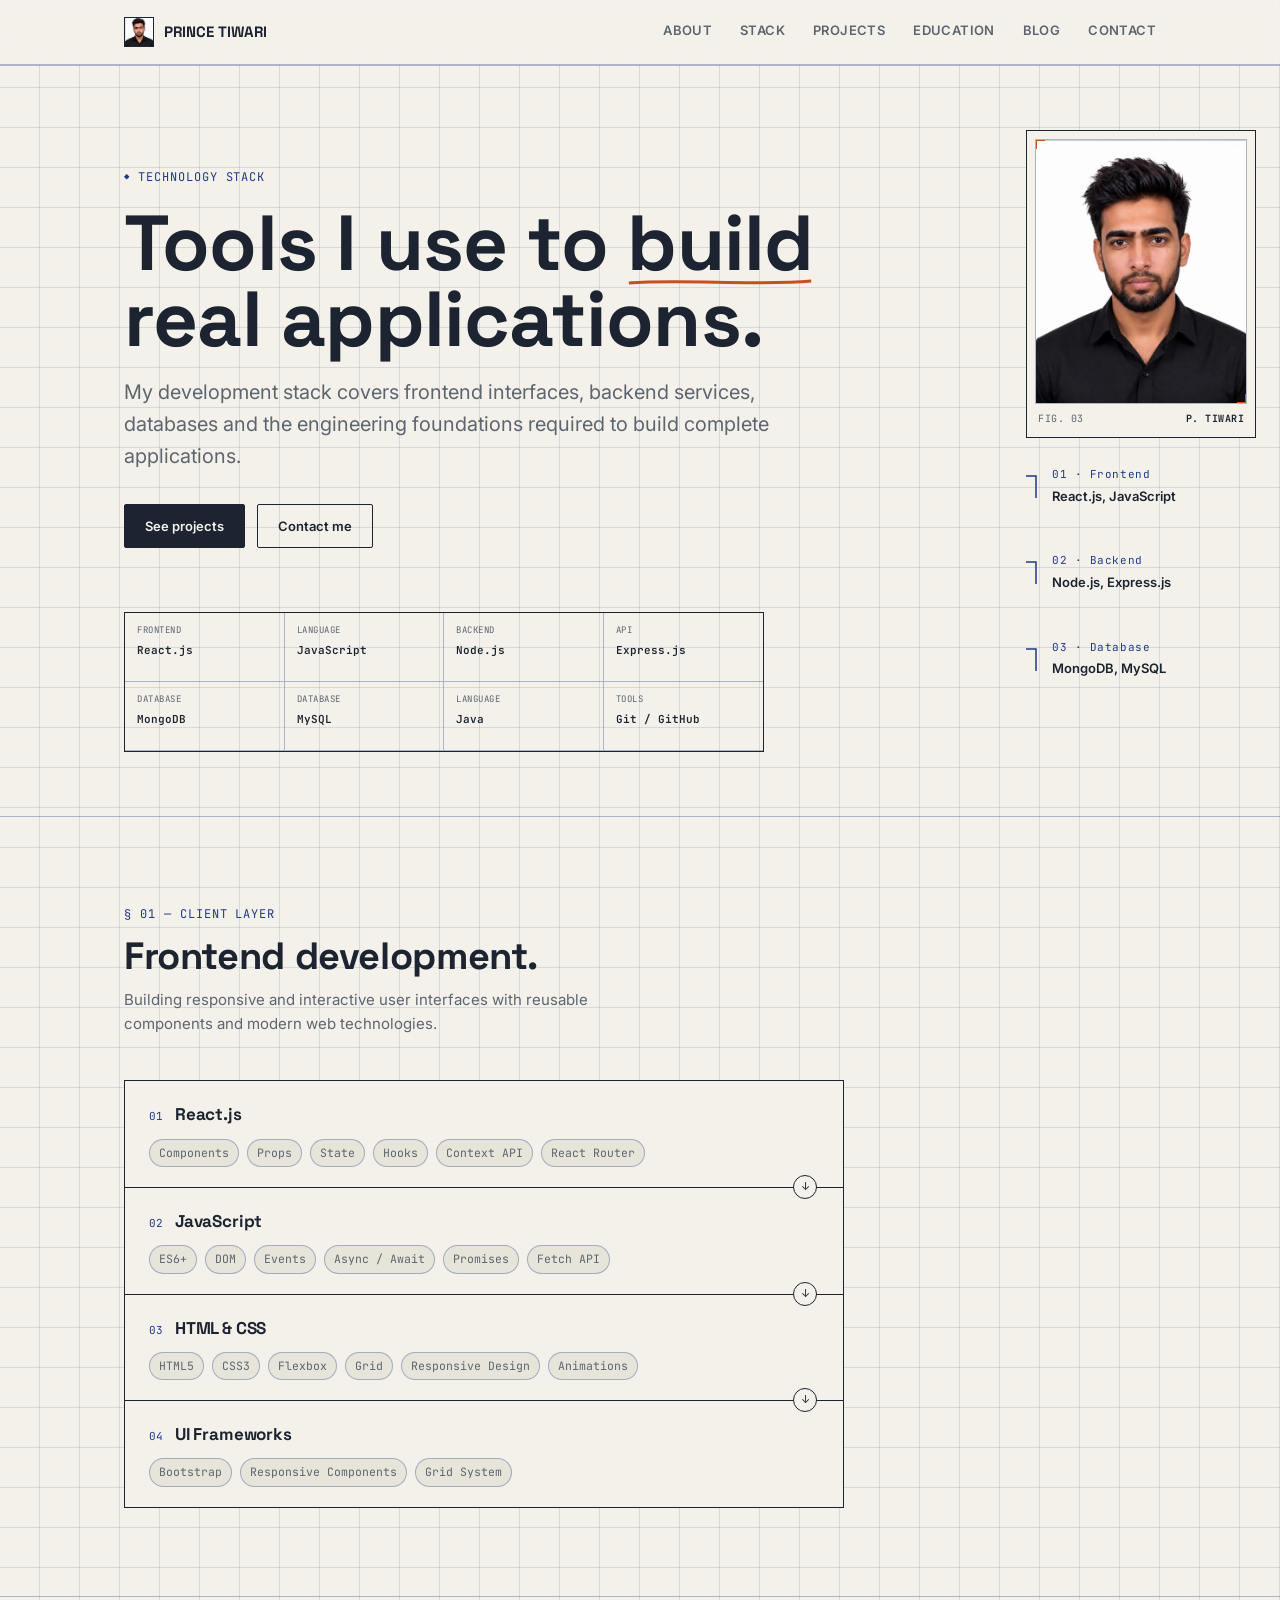
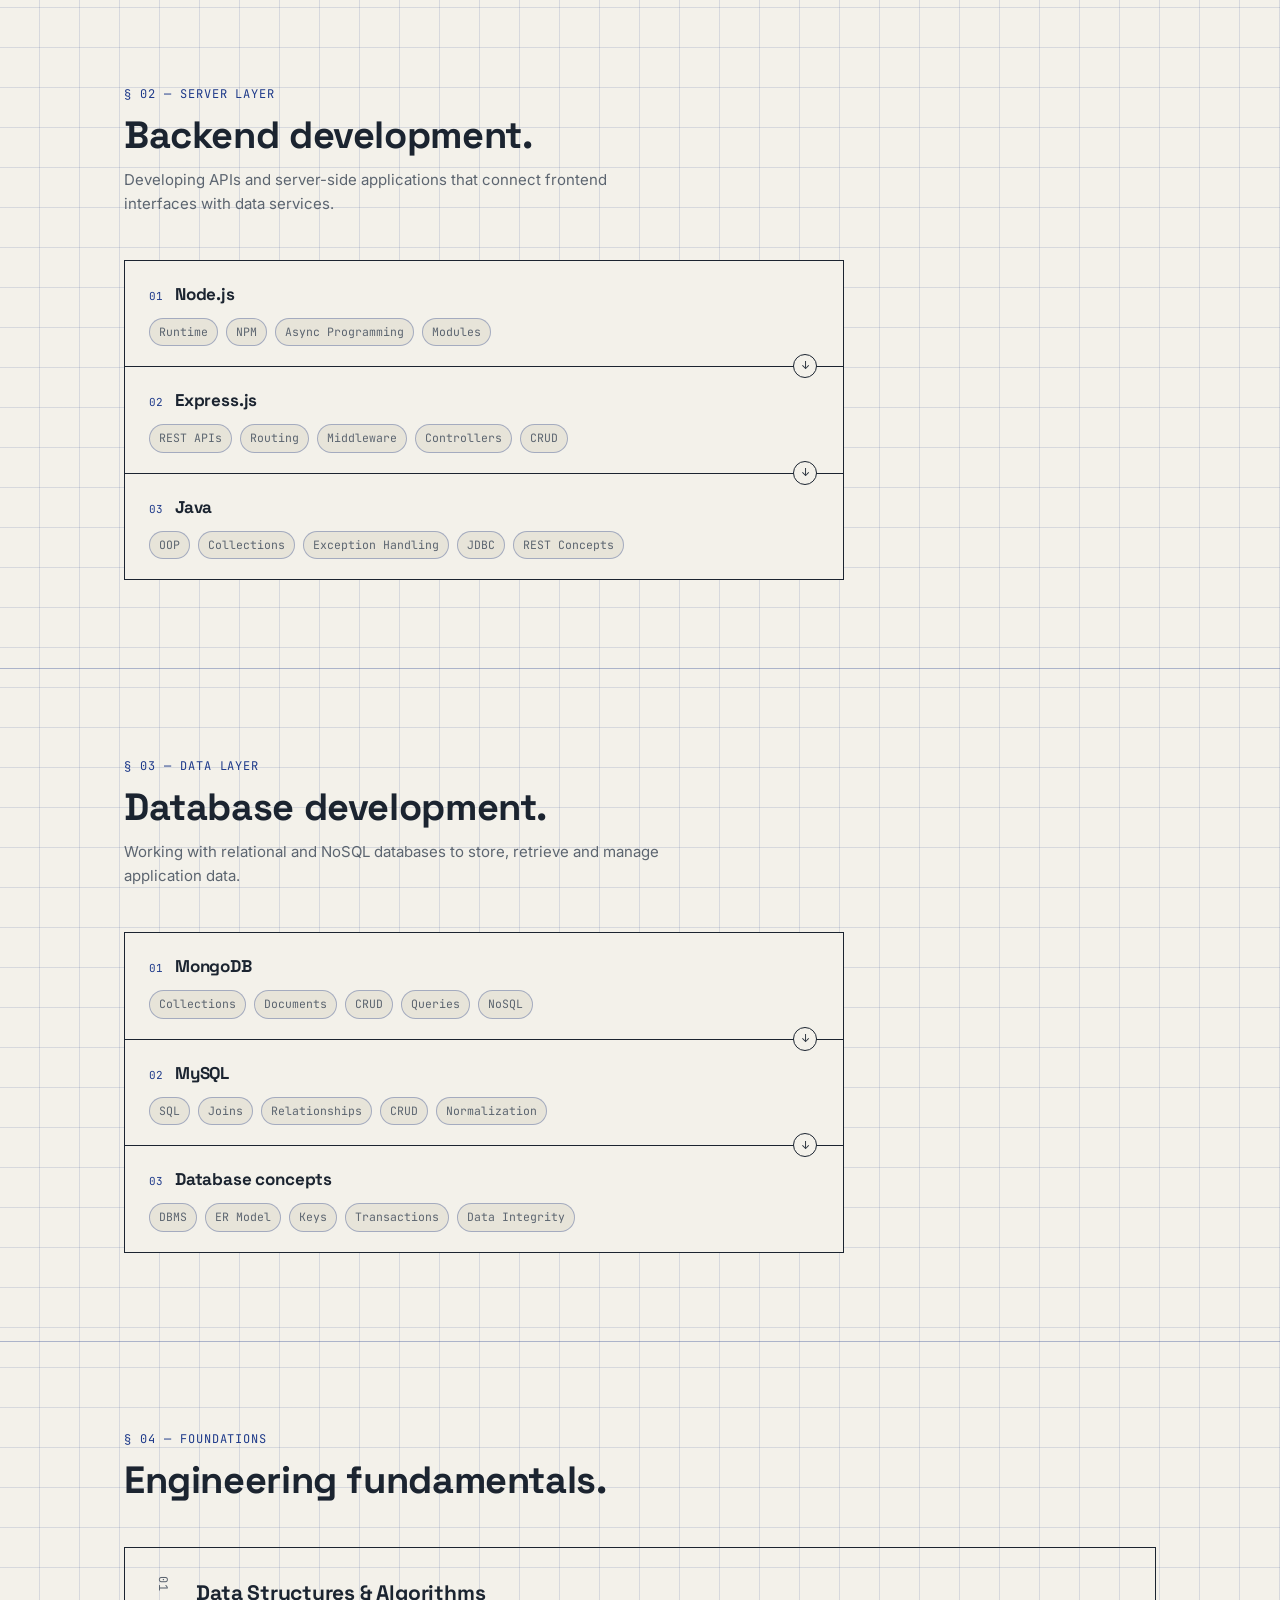
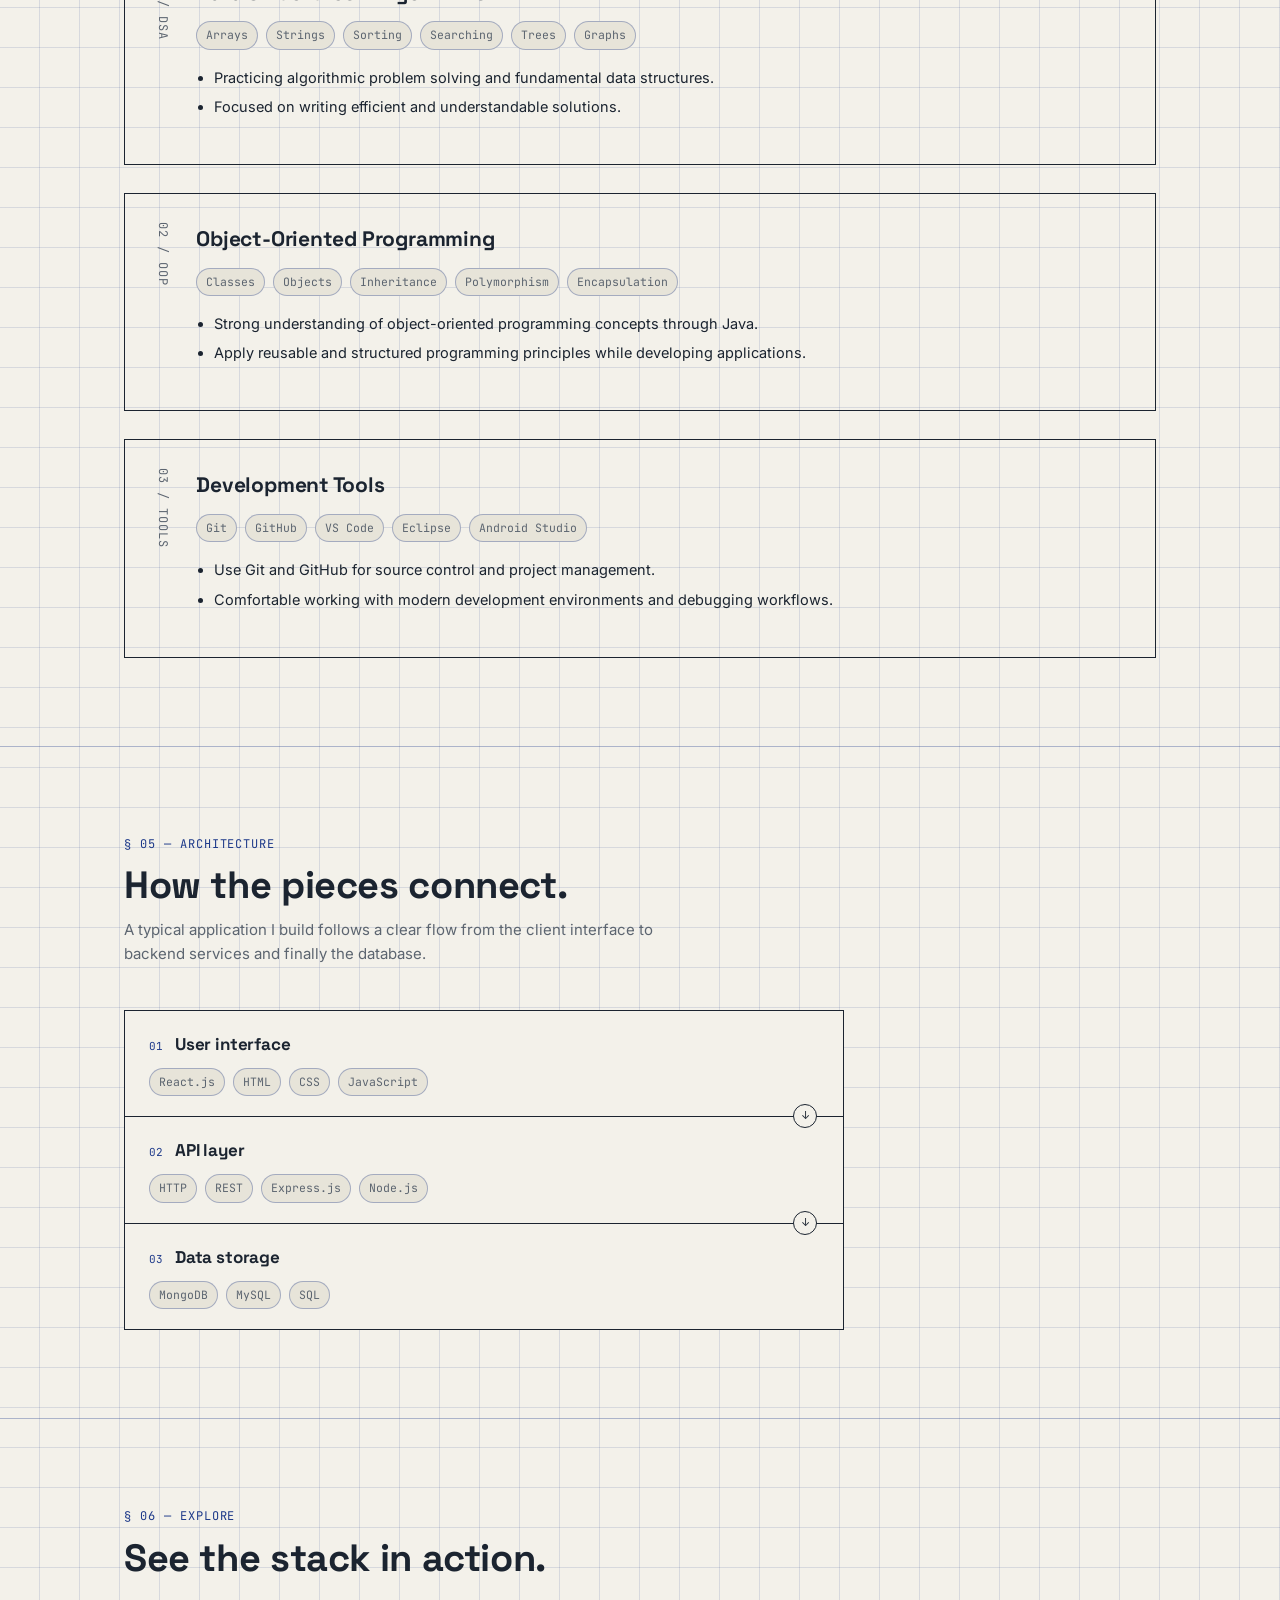
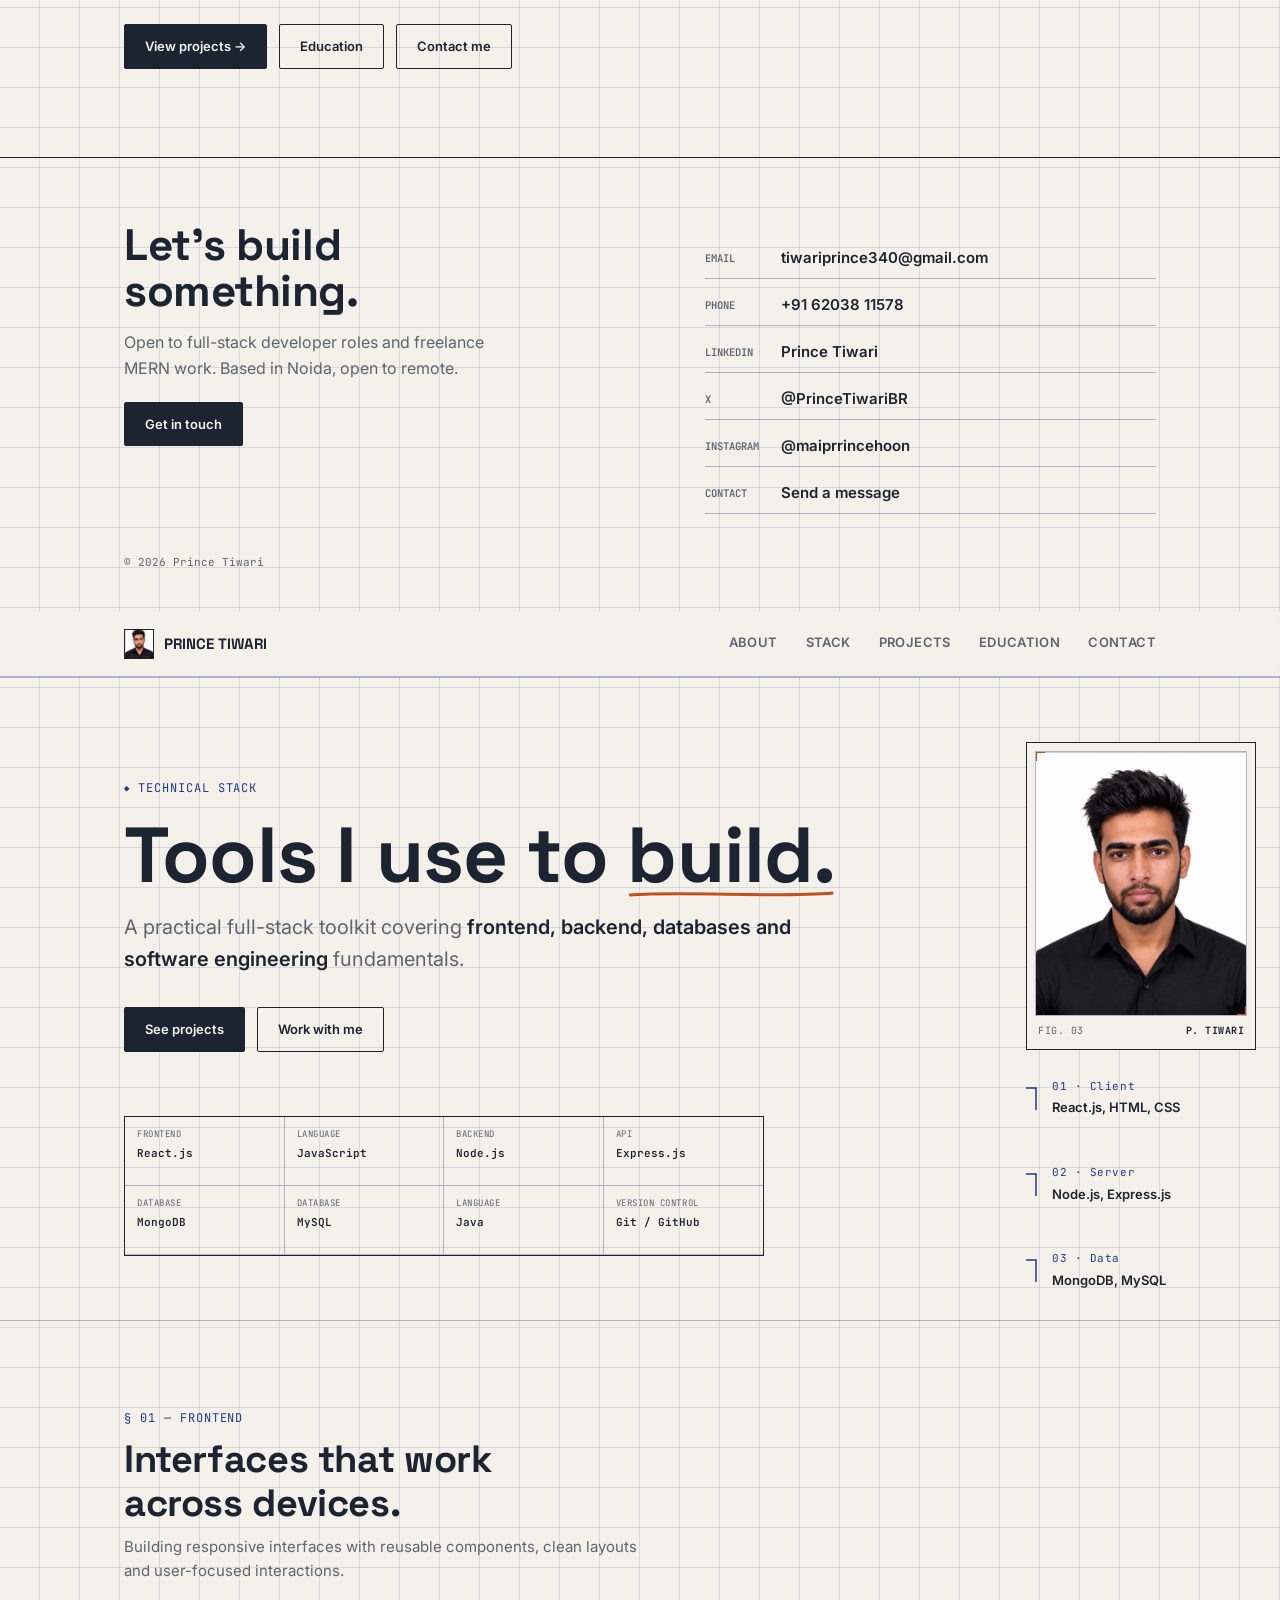
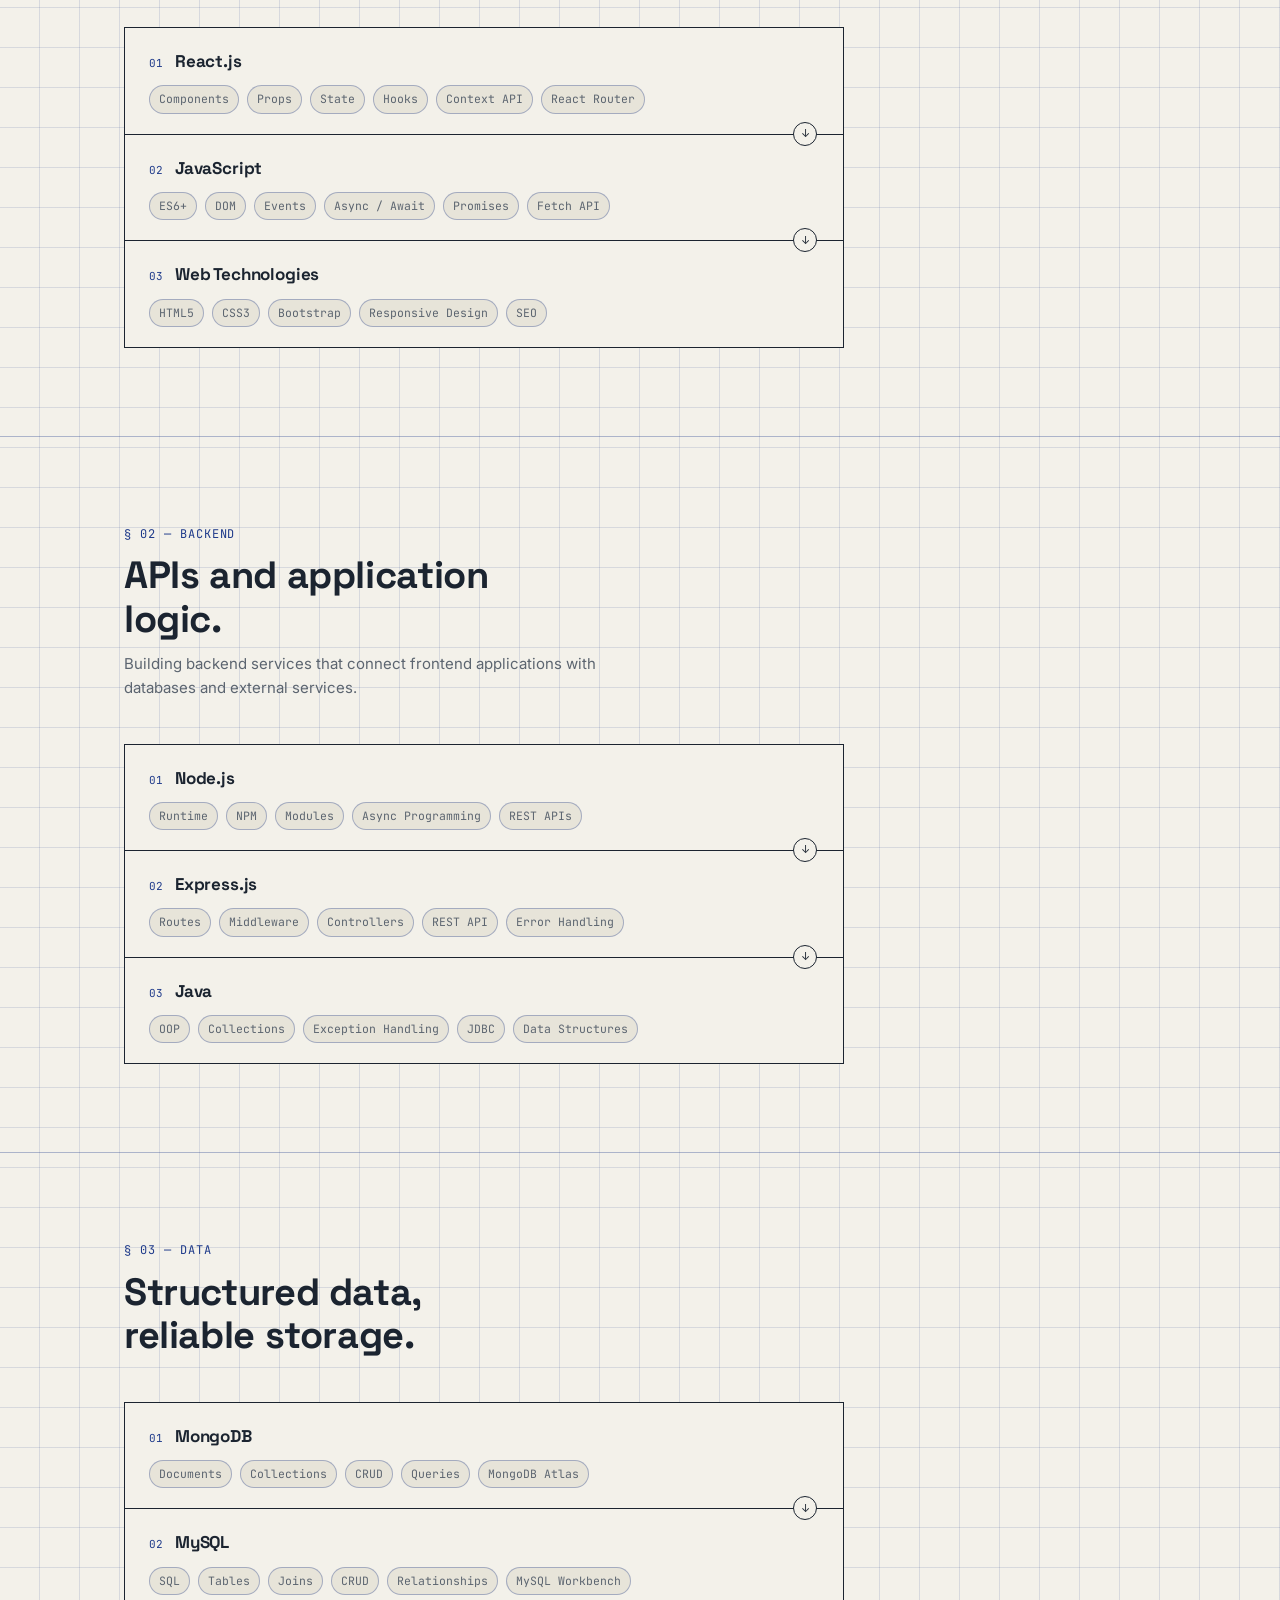
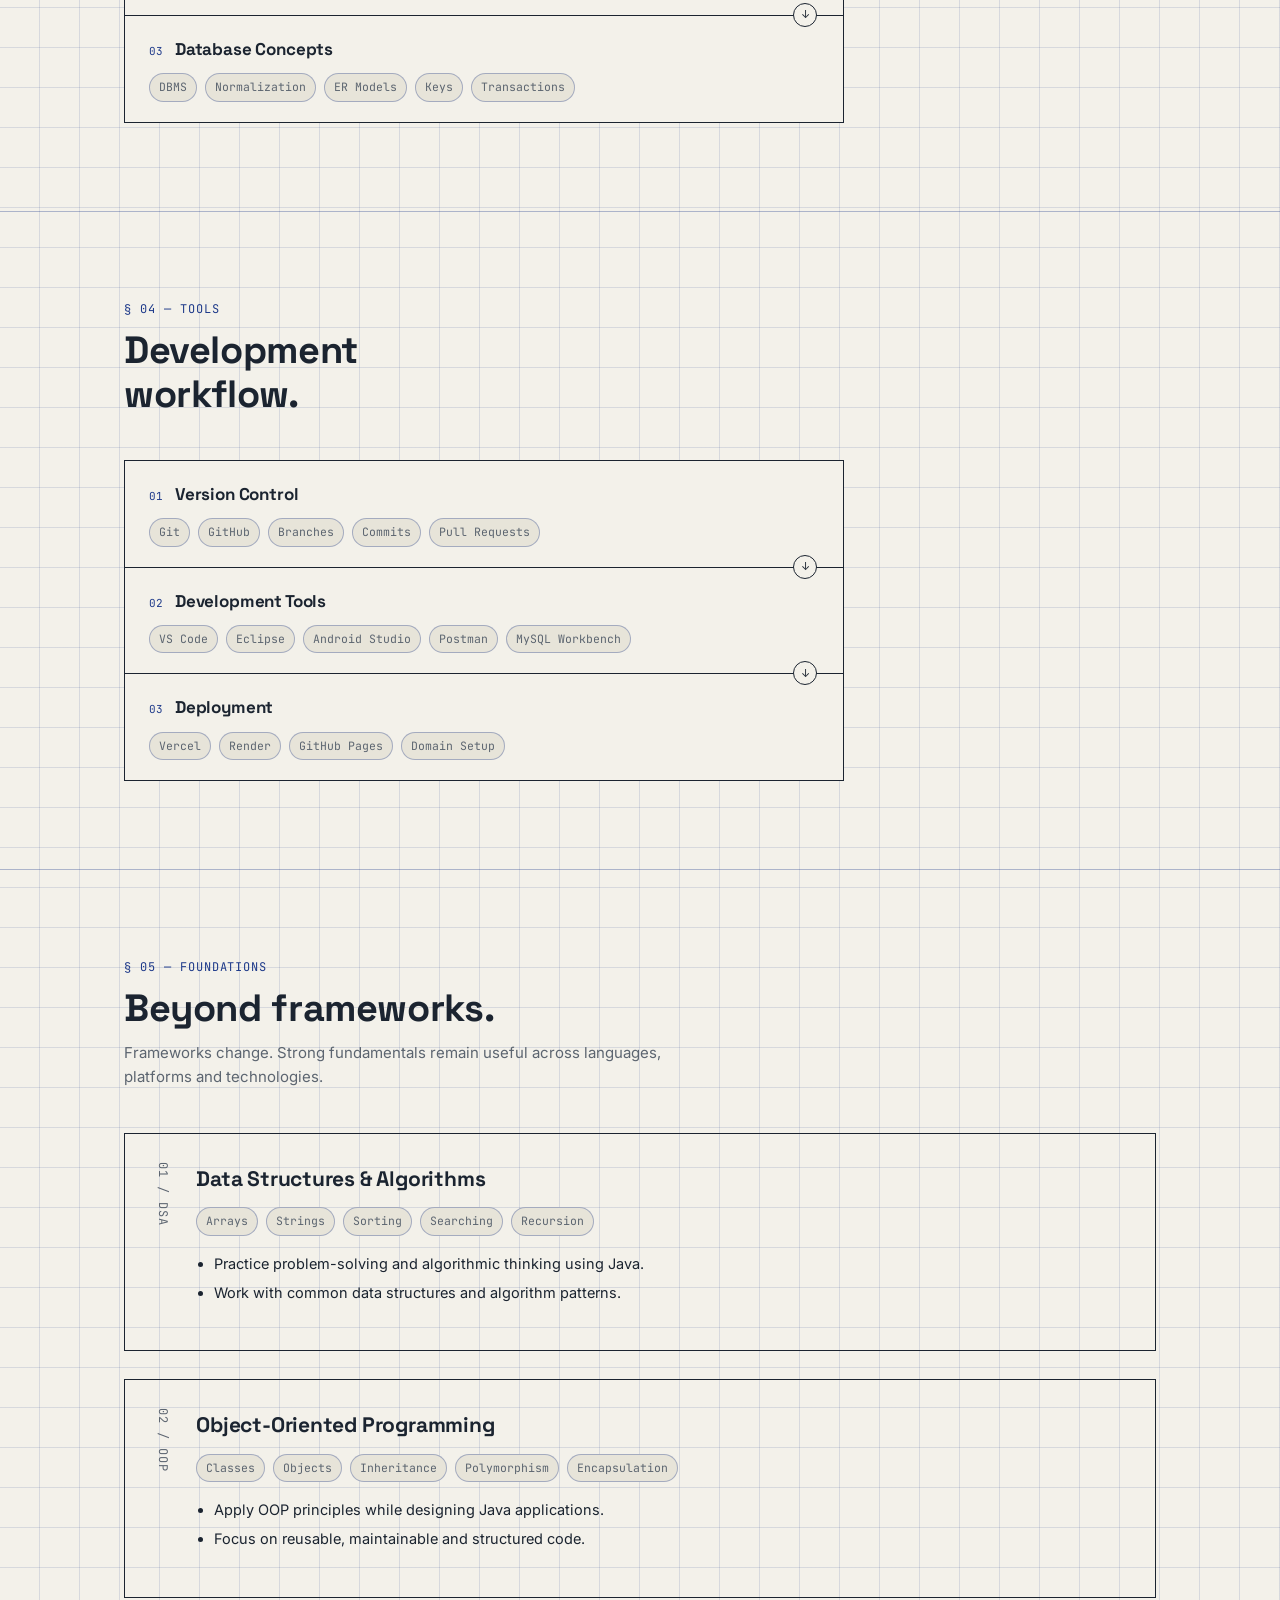
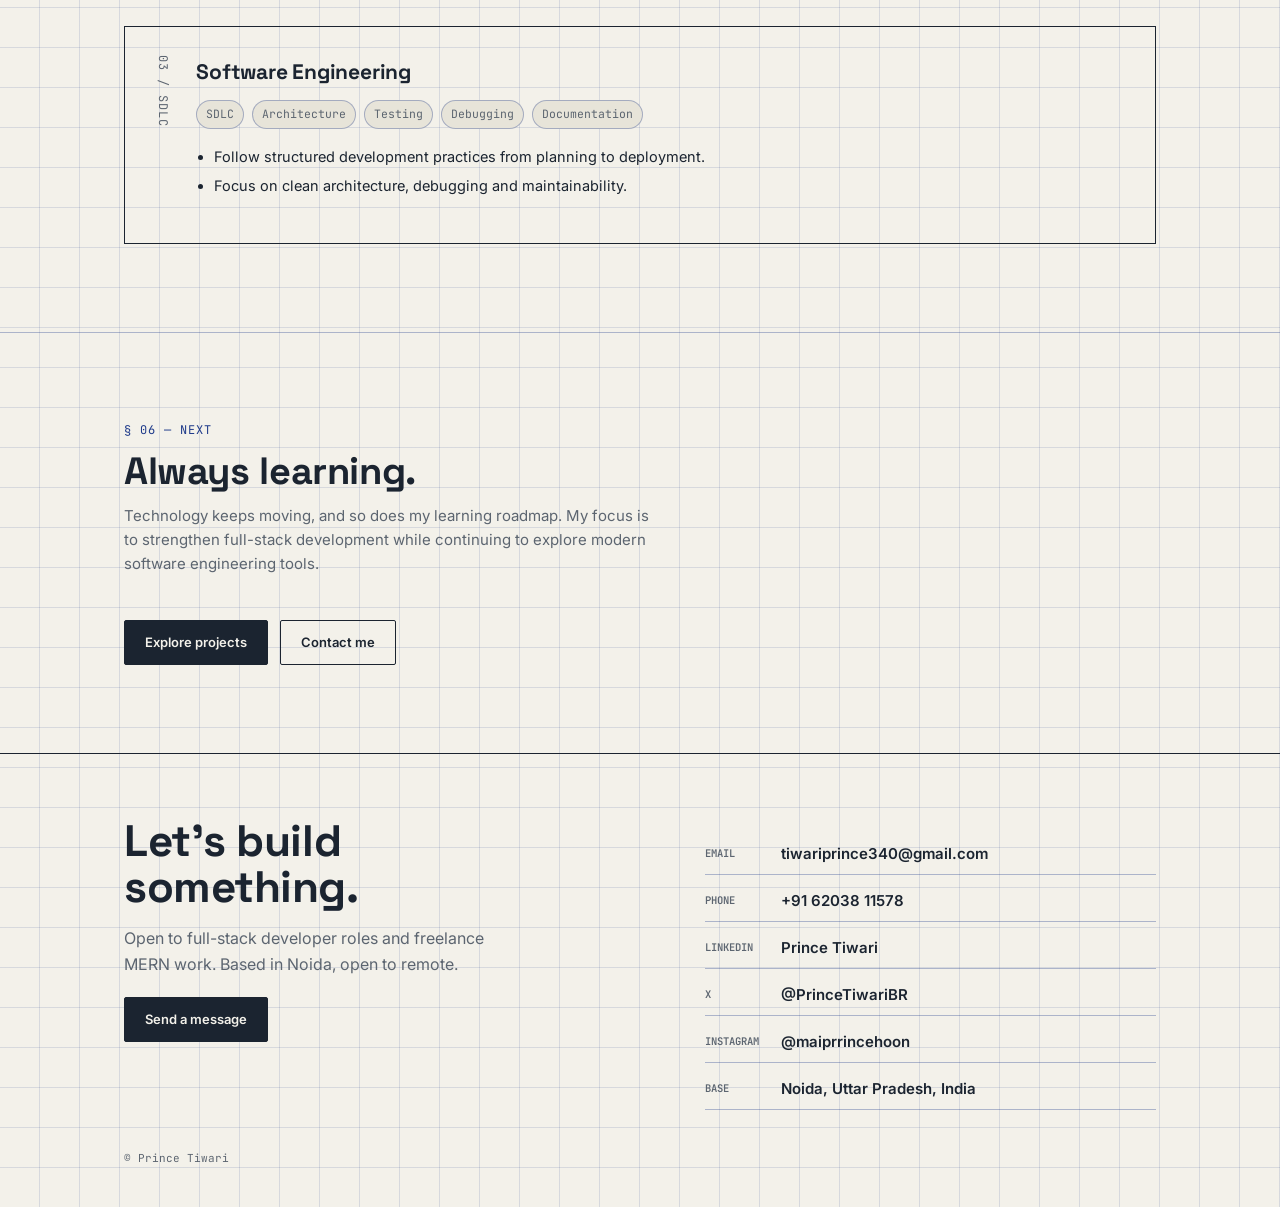
<file: stack.html>
<!DOCTYPE html>
<html lang="en">

<head>
  <meta charset="UTF-8">
  <meta name="viewport" content="width=device-width, initial-scale=1.0">

  <title>Tech Stack | Prince Tiwari | Full Stack Developer</title>

  <meta name="description" content="Explore the technology stack of Prince Tiwari including React.js, JavaScript, HTML, CSS, Bootstrap, Node.js, Express.js, Java, MongoDB, MySQL, Git and GitHub.">

  <meta name="keywords" content="Prince Tiwari Tech Stack, React Developer, Java Developer, MERN Stack, Node.js, Express.js, MongoDB, MySQL, JavaScript">

  <meta name="author" content="Prince Tiwari">
  <meta name="robots" content="index, follow, max-image-preview:large">
  <meta name="language" content="English">
  <meta name="theme-color" content="#F3F1EA">

  <link rel="canonical" href="https://princetiwari.in/stack.html">

  <meta property="og:type" content="website">
  <meta property="og:site_name" content="Prince Tiwari">
  <meta property="og:title" content="Tech Stack | Prince Tiwari">
  <meta property="og:description" content="Technology stack and development skills of Prince Tiwari, Full Stack Developer.">
  <meta property="og:url" content="https://princetiwari.in/stack.html">
  <meta property="og:image" content="https://princetiwari.in/profile.jpg">

  <meta name="twitter:card" content="summary_large_image">
  <meta name="twitter:title" content="Tech Stack | Prince Tiwari">
  <meta name="twitter:description" content="Explore Prince Tiwari's technology stack and development skills.">
  <meta name="twitter:image" content="https://princetiwari.in/profile.jpg">

  <link rel="preconnect" href="https://fonts.googleapis.com">
  <link rel="preconnect" href="https://fonts.gstatic.com" crossorigin>

  <link href="https://fonts.googleapis.com/css2?family=Space+Grotesk:wght@500;600;700&family=Inter:wght@400;500;600&family=JetBrains+Mono:wght@400;500;600&display=swap" rel="stylesheet">

  <link rel="stylesheet" href="css/style.css">

  <link rel="icon" type="image/png" href="Pfavicon.png">

  <script type="application/ld+json">
  {
    "@context":"https://schema.org",
    "@type":"ProfilePage",
    "name":"Prince Tiwari Tech Stack",
    "url":"https://princetiwari.in/stack.html",
    "mainEntity":{
      "@type":"Person",
      "name":"Prince Tiwari",
      "jobTitle":"Full Stack Developer",
      "url":"https://princetiwari.in/"
    }
  }
  </script>
</head>

<body>

<header class="site">

  <div class="nav">

    <a class="brand" href="index.html">

      <span class="badge">
        <img src="Profile.webp" alt="Prince Tiwari">
      </span>

      PRINCE TIWARI

    </a>


    <button
      class="nav-toggle"
      id="navToggle"
      aria-label="Toggle navigation"
      aria-expanded="false"
    >
      <span></span>
      <span></span>
      <span></span>
    </button>


    <nav class="links" id="navLinks">

      <a href="about.html">About</a>
      <a href="stack.html">Stack</a>
      <a href="projects.html">Projects</a>
      <a href="education.html">Education</a>
       <a href="blog.html">Blog</a>
      <a href="contact.html">Contact</a>

    </nav>

  </div>

</header>


<main>


  <section class="hero">

    <div class="wrap">

      <span class="eyebrow">
        Technology stack
      </span>


      <h1>

        Tools I use to
        <span class="draw-underline">

          build

          <svg viewBox="0 0 200 10" preserveAspectRatio="none">
            <path d="M2,6 C60,2 140,9 198,4"></path>
          </svg>

        </span>

        real applications.

      </h1>


      <p class="role">

        My development stack covers frontend interfaces,
        backend services, databases and the engineering
        foundations required to build complete applications.

      </p>


      <div class="cta-row">

        <a
          class="btn primary"
          href="projects.html"
        >
          See projects
        </a>

        <a
          class="btn ghost"
          href="contact.html"
        >
          Contact me
        </a>

      </div>


      <div class="titleblock">

        <div>
          <span class="lbl">Frontend</span>
          <span class="val">React.js</span>
        </div>

        <div>
          <span class="lbl">Language</span>
          <span class="val">JavaScript</span>
        </div>

        <div>
          <span class="lbl">Backend</span>
          <span class="val">Node.js</span>
        </div>

        <div>
          <span class="lbl">API</span>
          <span class="val">Express.js</span>
        </div>

        <div>
          <span class="lbl">Database</span>
          <span class="val">MongoDB</span>
        </div>

        <div>
          <span class="lbl">Database</span>
          <span class="val">MySQL</span>
        </div>

        <div>
          <span class="lbl">Language</span>
          <span class="val">Java</span>
        </div>

        <div>
          <span class="lbl">Tools</span>
          <span class="val">Git / GitHub</span>
        </div>

      </div>

    </div>


    <div class="callouts">

      <div class="hero-photo">

        <div class="frame">

          <span class="corner-tick tl"></span>
          <span class="corner-tick br"></span>

          <img
            src="Profile.webp"
            alt="Portrait of Prince Tiwari"
          >

        </div>

        <div class="cap">

          <span>Fig. 03</span>
          <b>P. Tiwari</b>

        </div>

      </div>


      <div class="callout">

        <svg width="20" height="30">
          <path
            d="M0,4 H10 V26"
            stroke="#1E3A8A"
            stroke-width="1.5"
            fill="none"
          ></path>
        </svg>

        <div class="k">
          01 · Frontend
        </div>

        <div class="v">
          React.js, JavaScript
        </div>

      </div>


      <div class="callout">

        <svg width="20" height="30">
          <path
            d="M0,4 H10 V26"
            stroke="#1E3A8A"
            stroke-width="1.5"
            fill="none"
          ></path>
        </svg>

        <div class="k">
          02 · Backend
        </div>

        <div class="v">
          Node.js, Express.js
        </div>

      </div>


      <div class="callout">

        <svg width="20" height="30">
          <path
            d="M0,4 H10 V26"
            stroke="#1E3A8A"
            stroke-width="1.5"
            fill="none"
          ></path>
        </svg>

        <div class="k">
          03 · Database
        </div>

        <div class="v">
          MongoDB, MySQL
        </div>

      </div>

    </div>

  </section>


  <section>

    <div class="wrap">

      <div class="section-head reveal">

        <span class="sheet-no">
          § 01 — Client layer
        </span>

        <h2>
          Frontend development.
        </h2>

        <p class="sub">
          Building responsive and interactive user interfaces
          with reusable components and modern web technologies.
        </p>

      </div>


      <div class="stack-diagram reveal">


        <div class="stack-layer">

          <div class="layer-head">

            <span class="layer-tag">
              01
            </span>

            <h3>
              React.js
            </h3>

          </div>

          <div class="tags">

            <span class="tag">Components</span>
            <span class="tag">Props</span>
            <span class="tag">State</span>
            <span class="tag">Hooks</span>
            <span class="tag">Context API</span>
            <span class="tag">React Router</span>

          </div>

        </div>


        <div class="stack-layer">

          <span class="flow-arrow">
            ↓
          </span>

          <div class="layer-head">

            <span class="layer-tag">
              02
            </span>

            <h3>
              JavaScript
            </h3>

          </div>

          <div class="tags">

            <span class="tag">ES6+</span>
            <span class="tag">DOM</span>
            <span class="tag">Events</span>
            <span class="tag">Async / Await</span>
            <span class="tag">Promises</span>
            <span class="tag">Fetch API</span>

          </div>

        </div>


        <div class="stack-layer">

          <span class="flow-arrow">
            ↓
          </span>

          <div class="layer-head">

            <span class="layer-tag">
              03
            </span>

            <h3>
              HTML & CSS
            </h3>

          </div>

          <div class="tags">

            <span class="tag">HTML5</span>
            <span class="tag">CSS3</span>
            <span class="tag">Flexbox</span>
            <span class="tag">Grid</span>
            <span class="tag">Responsive Design</span>
            <span class="tag">Animations</span>

          </div>

        </div>


        <div class="stack-layer">

          <span class="flow-arrow">
            ↓
          </span>

          <div class="layer-head">

            <span class="layer-tag">
              04
            </span>

            <h3>
              UI Frameworks
            </h3>

          </div>

          <div class="tags">

            <span class="tag">Bootstrap</span>
            <span class="tag">Responsive Components</span>
            <span class="tag">Grid System</span>

          </div>

        </div>


      </div>

    </div>

  </section>


  <section>

    <div class="wrap">

      <div class="section-head reveal">

        <span class="sheet-no">
          § 02 — Server layer
        </span>

        <h2>
          Backend development.
        </h2>

        <p class="sub">
          Developing APIs and server-side applications that
          connect frontend interfaces with data services.
        </p>

      </div>


      <div class="stack-diagram reveal">


        <div class="stack-layer">

          <div class="layer-head">

            <span class="layer-tag">
              01
            </span>

            <h3>
              Node.js
            </h3>

          </div>

          <div class="tags">

            <span class="tag">Runtime</span>
            <span class="tag">NPM</span>
            <span class="tag">Async Programming</span>
            <span class="tag">Modules</span>

          </div>

        </div>


        <div class="stack-layer">

          <span class="flow-arrow">
            ↓
          </span>

          <div class="layer-head">

            <span class="layer-tag">
              02
            </span>

            <h3>
              Express.js
            </h3>

          </div>

          <div class="tags">

            <span class="tag">REST APIs</span>
            <span class="tag">Routing</span>
            <span class="tag">Middleware</span>
            <span class="tag">Controllers</span>
            <span class="tag">CRUD</span>

          </div>

        </div>


        <div class="stack-layer">

          <span class="flow-arrow">
            ↓
          </span>

          <div class="layer-head">

            <span class="layer-tag">
              03
            </span>

            <h3>
              Java
            </h3>

          </div>

          <div class="tags">

            <span class="tag">OOP</span>
            <span class="tag">Collections</span>
            <span class="tag">Exception Handling</span>
            <span class="tag">JDBC</span>
            <span class="tag">REST Concepts</span>

          </div>

        </div>


      </div>

    </div>

  </section>


  <section>

    <div class="wrap">

      <div class="section-head reveal">

        <span class="sheet-no">
          § 03 — Data layer
        </span>

        <h2>
          Database development.
        </h2>

        <p class="sub">
          Working with relational and NoSQL databases to
          store, retrieve and manage application data.
        </p>

      </div>


      <div class="stack-diagram reveal">


        <div class="stack-layer">

          <div class="layer-head">

            <span class="layer-tag">
              01
            </span>

            <h3>
              MongoDB
            </h3>

          </div>

          <div class="tags">

            <span class="tag">Collections</span>
            <span class="tag">Documents</span>
            <span class="tag">CRUD</span>
            <span class="tag">Queries</span>
            <span class="tag">NoSQL</span>

          </div>

        </div>


        <div class="stack-layer">

          <span class="flow-arrow">
            ↓
          </span>

          <div class="layer-head">

            <span class="layer-tag">
              02
            </span>

            <h3>
              MySQL
            </h3>

          </div>

          <div class="tags">

            <span class="tag">SQL</span>
            <span class="tag">Joins</span>
            <span class="tag">Relationships</span>
            <span class="tag">CRUD</span>
            <span class="tag">Normalization</span>

          </div>

        </div>


        <div class="stack-layer">

          <span class="flow-arrow">
            ↓
          </span>

          <div class="layer-head">

            <span class="layer-tag">
              03
            </span>

            <h3>
              Database concepts
            </h3>

          </div>

          <div class="tags">

            <span class="tag">DBMS</span>
            <span class="tag">ER Model</span>
            <span class="tag">Keys</span>
            <span class="tag">Transactions</span>
            <span class="tag">Data Integrity</span>

          </div>

        </div>


      </div>

    </div>

  </section>


  <section>

    <div class="wrap">

      <div class="section-head reveal">

        <span class="sheet-no">
          § 04 — Foundations
        </span>

        <h2>
          Engineering fundamentals.
        </h2>

      </div>


      <div class="projects">


        <article class="project-card reveal">

          <div class="project-sheet">
            01 / DSA
          </div>

          <div class="project-body">

            <h3>
              Data Structures & Algorithms
            </h3>

            <div class="tags">

              <span class="tag">Arrays</span>
              <span class="tag">Strings</span>
              <span class="tag">Sorting</span>
              <span class="tag">Searching</span>
              <span class="tag">Trees</span>
              <span class="tag">Graphs</span>

            </div>

            <ul>

              <li>
                Practicing algorithmic problem solving and
                fundamental data structures.
              </li>

              <li>
                Focused on writing efficient and understandable
                solutions.
              </li>

            </ul>

          </div>

        </article>


        <article class="project-card reveal">

          <div class="project-sheet">
            02 / OOP
          </div>

          <div class="project-body">

            <h3>
              Object-Oriented Programming
            </h3>

            <div class="tags">

              <span class="tag">Classes</span>
              <span class="tag">Objects</span>
              <span class="tag">Inheritance</span>
              <span class="tag">Polymorphism</span>
              <span class="tag">Encapsulation</span>

            </div>

            <ul>

              <li>
                Strong understanding of object-oriented
                programming concepts through Java.
              </li>

              <li>
                Apply reusable and structured programming
                principles while developing applications.
              </li>

            </ul>

          </div>

        </article>


        <article class="project-card reveal">

          <div class="project-sheet">
            03 / TOOLS
          </div>

          <div class="project-body">

            <h3>
              Development Tools
            </h3>

            <div class="tags">

              <span class="tag">Git</span>
              <span class="tag">GitHub</span>
              <span class="tag">VS Code</span>
              <span class="tag">Eclipse</span>
              <span class="tag">Android Studio</span>

            </div>

            <ul>

              <li>
                Use Git and GitHub for source control and
                project management.
              </li>

              <li>
                Comfortable working with modern development
                environments and debugging workflows.
              </li>

            </ul>

          </div>

        </article>


      </div>

    </div>

  </section>


  <section>

    <div class="wrap">

      <div class="section-head reveal">

        <span class="sheet-no">
          § 05 — Architecture
        </span>

        <h2>
          How the pieces connect.
        </h2>

        <p class="sub">
          A typical application I build follows a clear flow
          from the client interface to backend services and
          finally the database.
        </p>

      </div>


      <div class="stack-diagram reveal">


        <div class="stack-layer">

          <div class="layer-head">

            <span class="layer-tag">
              01
            </span>

            <h3>
              User interface
            </h3>

          </div>

          <div class="tags">

            <span class="tag">React.js</span>
            <span class="tag">HTML</span>
            <span class="tag">CSS</span>
            <span class="tag">JavaScript</span>

          </div>

        </div>


        <div class="stack-layer">

          <span class="flow-arrow">
            ↓
          </span>

          <div class="layer-head">

            <span class="layer-tag">
              02
            </span>

            <h3>
              API layer
            </h3>

          </div>

          <div class="tags">

            <span class="tag">HTTP</span>
            <span class="tag">REST</span>
            <span class="tag">Express.js</span>
            <span class="tag">Node.js</span>

          </div>

        </div>


        <div class="stack-layer">

          <span class="flow-arrow">
            ↓
          </span>

          <div class="layer-head">

            <span class="layer-tag">
              03
            </span>

            <h3>
              Data storage
            </h3>

          </div>

          <div class="tags">

            <span class="tag">MongoDB</span>
            <span class="tag">MySQL</span>
            <span class="tag">SQL</span>

          </div>

        </div>


      </div>

    </div>

  </section>


  <section>

    <div class="wrap">

      <div class="section-head reveal">

        <span class="sheet-no">
          § 06 — Explore
        </span>

        <h2>
          See the stack in action.
        </h2>

      </div>


      <div class="cta-row reveal">

        <a
          class="btn primary"
          href="projects.html"
        >
          View projects →
        </a>

        <a
          class="btn ghost"
          href="education.html"
        >
          Education
        </a>

        <a
          class="btn ghost"
          href="contact.html"
        >
          Contact me
        </a>

      </div>

    </div>

  </section>


</main>


<footer>

  <div class="wrap">

    <div class="contact-grid">

      <div>

        <h2>
          Let's build
          <br>
          something.
        </h2>

        <p
          style="
            color:var(--ink-dim);
            margin-top:16px;
            max-width:40ch;
          "
        >
          Open to full-stack developer roles and freelance MERN work.
          Based in Noida, open to remote.
        </p>

        <a
          class="btn primary"
          href="contact.html"
          style="margin-top:20px;"
        >
          Get in touch
        </a>

      </div>


      <div class="contact-list">

        <a href="mailto:tiwariprince340@gmail.com">
          <span class="k">Email</span>
          tiwariprince340@gmail.com
        </a>

        <a href="tel:+916203811578">
          <span class="k">Phone</span>
          +91 62038 11578
        </a>

        <a
          href="https://linkedin.com/in/princetiwariprincetiwari/"
          target="_blank"
          rel="noopener noreferrer"
        >
          <span class="k">LinkedIn</span>
          Prince Tiwari
        </a>

        <a
          href="https://x.com/PrinceTiwariBR"
          target="_blank"
          rel="noopener noreferrer"
        >
          <span class="k">X</span>
          @PrinceTiwariBR
        </a>

        <a
          href="https://instagram.com/maiprrincehoon"
          target="_blank"
          rel="noopener noreferrer"
        >
          <span class="k">Instagram</span>
          @maiprrincehoon
        </a>

        <a href="contact.html">
          <span class="k">Contact</span>
          Send a message
        </a>

      </div>

    </div>


    <div class="fine">

      <span>
        © <span id="year"></span> Prince Tiwari
      </span>

    </div>

  </div>

</footer>


<script src="js/main.js"></script>

</body>

</html>  <link rel="stylesheet" href="css/style.css">
  <link rel="icon" type="image/png" href="Pfavicon.png">

  <script type="application/ld+json">
  {
    "@context":"https://schema.org",
    "@type":"WebPage",
    "name":"Prince Tiwari Tech Stack",
    "url":"https://princetiwari.in/stack.html",
    "description":"Technical stack and development technologies used by Prince Tiwari.",
    "author":{
      "@type":"Person",
      "name":"Prince Tiwari",
      "url":"https://princetiwari.in/"
    }
  }
  </script>
</head>

<body>

<header class="site">
  <div class="nav">

    <a class="brand" href="index.html">
      <span class="badge">
        <img src="Profile.webp" alt="Prince Tiwari">
      </span>
      PRINCE TIWARI
    </a>

    <button
      class="nav-toggle"
      id="navToggle"
      aria-label="Toggle navigation"
      aria-expanded="false"
    >
      <span></span>
      <span></span>
      <span></span>
    </button>

    <nav class="links" id="navLinks">
      <a href="about.html">About</a>
      <a href="stack.html">Stack</a>
      <a href="projects.html">Projects</a>
      <a href="education.html">Education</a>
      <a href="contact.html">Contact</a>
    </nav>

  </div>
</header>

<main>

  <section class="hero">
    <div class="wrap">

      <span class="eyebrow">Technical stack</span>

      <h1>
        Tools I use to
        <span class="draw-underline">
          build.
          <svg viewBox="0 0 200 10" preserveAspectRatio="none">
            <path d="M2,6 C60,2 140,9 198,4"></path>
          </svg>
        </span>
      </h1>

      <p class="role">
        A practical full-stack toolkit covering
        <strong>frontend, backend, databases and software engineering</strong>
        fundamentals.
      </p>

      <div class="cta-row">
        <a class="btn primary" href="projects.html">
          See projects
        </a>

        <a class="btn ghost" href="contact.html">
          Work with me
        </a>
      </div>

      <div class="titleblock">

        <div>
          <span class="lbl">Frontend</span>
          <span class="val">React.js</span>
        </div>

        <div>
          <span class="lbl">Language</span>
          <span class="val">JavaScript</span>
        </div>

        <div>
          <span class="lbl">Backend</span>
          <span class="val">Node.js</span>
        </div>

        <div>
          <span class="lbl">API</span>
          <span class="val">Express.js</span>
        </div>

        <div>
          <span class="lbl">Database</span>
          <span class="val">MongoDB</span>
        </div>

        <div>
          <span class="lbl">Database</span>
          <span class="val">MySQL</span>
        </div>

        <div>
          <span class="lbl">Language</span>
          <span class="val">Java</span>
        </div>

        <div>
          <span class="lbl">Version Control</span>
          <span class="val">Git / GitHub</span>
        </div>

      </div>

    </div>

    <div class="callouts">

      <div class="hero-photo">

        <div class="frame">

          <span class="corner-tick tl"></span>
          <span class="corner-tick br"></span>

          <img
            src="Profile.webp"
            alt="Portrait of Prince Tiwari"
          >

        </div>

        <div class="cap">
          <span>Fig. 03</span>
          <b>P. Tiwari</b>
        </div>

      </div>

      <div class="callout">
        <svg width="20" height="30">
          <path
            d="M0,4 H10 V26"
            stroke="#1E3A8A"
            stroke-width="1.5"
            fill="none"
          ></path>
        </svg>

        <div class="k">01 · Client</div>
        <div class="v">React.js, HTML, CSS</div>
      </div>

      <div class="callout">
        <svg width="20" height="30">
          <path
            d="M0,4 H10 V26"
            stroke="#1E3A8A"
            stroke-width="1.5"
            fill="none"
          ></path>
        </svg>

        <div class="k">02 · Server</div>
        <div class="v">Node.js, Express.js</div>
      </div>

      <div class="callout">
        <svg width="20" height="30">
          <path
            d="M0,4 H10 V26"
            stroke="#1E3A8A"
            stroke-width="1.5"
            fill="none"
          ></path>
        </svg>

        <div class="k">03 · Data</div>
        <div class="v">MongoDB, MySQL</div>
      </div>

    </div>

  </section>


  <section>

    <div class="wrap">

      <div class="section-head reveal">

        <span class="sheet-no">
          § 01 — Frontend
        </span>

        <h2>
          Interfaces that work
          <br>
          across devices.
        </h2>

        <p class="sub">
          Building responsive interfaces with reusable components,
          clean layouts and user-focused interactions.
        </p>

      </div>


      <div class="stack-diagram reveal">

        <div class="stack-layer">

          <div class="layer-head">
            <span class="layer-tag">01</span>
            <h3>React.js</h3>
          </div>

          <div class="tags">
            <span class="tag">Components</span>
            <span class="tag">Props</span>
            <span class="tag">State</span>
            <span class="tag">Hooks</span>
            <span class="tag">Context API</span>
            <span class="tag">React Router</span>
          </div>

        </div>


        <div class="stack-layer">

          <span class="flow-arrow">↓</span>

          <div class="layer-head">
            <span class="layer-tag">02</span>
            <h3>JavaScript</h3>
          </div>

          <div class="tags">
            <span class="tag">ES6+</span>
            <span class="tag">DOM</span>
            <span class="tag">Events</span>
            <span class="tag">Async / Await</span>
            <span class="tag">Promises</span>
            <span class="tag">Fetch API</span>
          </div>

        </div>


        <div class="stack-layer">

          <span class="flow-arrow">↓</span>

          <div class="layer-head">
            <span class="layer-tag">03</span>
            <h3>Web Technologies</h3>
          </div>

          <div class="tags">
            <span class="tag">HTML5</span>
            <span class="tag">CSS3</span>
            <span class="tag">Bootstrap</span>
            <span class="tag">Responsive Design</span>
            <span class="tag">SEO</span>
          </div>

        </div>

      </div>

    </div>

  </section>


  <section>

    <div class="wrap">

      <div class="section-head reveal">

        <span class="sheet-no">
          § 02 — Backend
        </span>

        <h2>
          APIs and application
          <br>
          logic.
        </h2>

        <p class="sub">
          Building backend services that connect frontend applications
          with databases and external services.
        </p>

      </div>


      <div class="stack-diagram reveal">

        <div class="stack-layer">

          <div class="layer-head">
            <span class="layer-tag">01</span>
            <h3>Node.js</h3>
          </div>

          <div class="tags">
            <span class="tag">Runtime</span>
            <span class="tag">NPM</span>
            <span class="tag">Modules</span>
            <span class="tag">Async Programming</span>
            <span class="tag">REST APIs</span>
          </div>

        </div>


        <div class="stack-layer">

          <span class="flow-arrow">↓</span>

          <div class="layer-head">
            <span class="layer-tag">02</span>
            <h3>Express.js</h3>
          </div>

          <div class="tags">
            <span class="tag">Routes</span>
            <span class="tag">Middleware</span>
            <span class="tag">Controllers</span>
            <span class="tag">REST API</span>
            <span class="tag">Error Handling</span>
          </div>

        </div>


        <div class="stack-layer">

          <span class="flow-arrow">↓</span>

          <div class="layer-head">
            <span class="layer-tag">03</span>
            <h3>Java</h3>
          </div>

          <div class="tags">
            <span class="tag">OOP</span>
            <span class="tag">Collections</span>
            <span class="tag">Exception Handling</span>
            <span class="tag">JDBC</span>
            <span class="tag">Data Structures</span>
          </div>

        </div>

      </div>

    </div>

  </section>


  <section>

    <div class="wrap">

      <div class="section-head reveal">

        <span class="sheet-no">
          § 03 — Data
        </span>

        <h2>
          Structured data,
          <br>
          reliable storage.
        </h2>

      </div>


      <div class="stack-diagram reveal">

        <div class="stack-layer">

          <div class="layer-head">
            <span class="layer-tag">01</span>
            <h3>MongoDB</h3>
          </div>

          <div class="tags">
            <span class="tag">Documents</span>
            <span class="tag">Collections</span>
            <span class="tag">CRUD</span>
            <span class="tag">Queries</span>
            <span class="tag">MongoDB Atlas</span>
          </div>

        </div>


        <div class="stack-layer">

          <span class="flow-arrow">↓</span>

          <div class="layer-head">
            <span class="layer-tag">02</span>
            <h3>MySQL</h3>
          </div>

          <div class="tags">
            <span class="tag">SQL</span>
            <span class="tag">Tables</span>
            <span class="tag">Joins</span>
            <span class="tag">CRUD</span>
            <span class="tag">Relationships</span>
            <span class="tag">MySQL Workbench</span>
          </div>

        </div>


        <div class="stack-layer">

          <span class="flow-arrow">↓</span>

          <div class="layer-head">
            <span class="layer-tag">03</span>
            <h3>Database Concepts</h3>
          </div>

          <div class="tags">
            <span class="tag">DBMS</span>
            <span class="tag">Normalization</span>
            <span class="tag">ER Models</span>
            <span class="tag">Keys</span>
            <span class="tag">Transactions</span>
          </div>

        </div>

      </div>

    </div>

  </section>


  <section>

    <div class="wrap">

      <div class="section-head reveal">

        <span class="sheet-no">
          § 04 — Tools
        </span>

        <h2>
          Development
          <br>
          workflow.
        </h2>

      </div>


      <div class="stack-diagram reveal">

        <div class="stack-layer">

          <div class="layer-head">
            <span class="layer-tag">01</span>
            <h3>Version Control</h3>
          </div>

          <div class="tags">
            <span class="tag">Git</span>
            <span class="tag">GitHub</span>
            <span class="tag">Branches</span>
            <span class="tag">Commits</span>
            <span class="tag">Pull Requests</span>
          </div>

        </div>


        <div class="stack-layer">

          <span class="flow-arrow">↓</span>

          <div class="layer-head">
            <span class="layer-tag">02</span>
            <h3>Development Tools</h3>
          </div>

          <div class="tags">
            <span class="tag">VS Code</span>
            <span class="tag">Eclipse</span>
            <span class="tag">Android Studio</span>
            <span class="tag">Postman</span>
            <span class="tag">MySQL Workbench</span>
          </div>

        </div>


        <div class="stack-layer">

          <span class="flow-arrow">↓</span>

          <div class="layer-head">
            <span class="layer-tag">03</span>
            <h3>Deployment</h3>
          </div>

          <div class="tags">
            <span class="tag">Vercel</span>
            <span class="tag">Render</span>
            <span class="tag">GitHub Pages</span>
            <span class="tag">Domain Setup</span>
          </div>

        </div>

      </div>

    </div>

  </section>


  <section>

    <div class="wrap">

      <div class="section-head reveal">

        <span class="sheet-no">
          § 05 — Foundations
        </span>

        <h2>
          Beyond frameworks.
        </h2>

        <p class="sub">
          Frameworks change. Strong fundamentals remain useful across
          languages, platforms and technologies.
        </p>

      </div>


      <div class="projects">

        <article class="project-card reveal">

          <div class="project-sheet">
            01 / DSA
          </div>

          <div class="project-body">

            <h3>Data Structures & Algorithms</h3>

            <div class="tags">
              <span class="tag">Arrays</span>
              <span class="tag">Strings</span>
              <span class="tag">Sorting</span>
              <span class="tag">Searching</span>
              <span class="tag">Recursion</span>
            </div>

            <ul>
              <li>
                Practice problem-solving and algorithmic thinking
                using Java.
              </li>

              <li>
                Work with common data structures and algorithm patterns.
              </li>

            </ul>

          </div>

        </article>


        <article class="project-card reveal">

          <div class="project-sheet">
            02 / OOP
          </div>

          <div class="project-body">

            <h3>Object-Oriented Programming</h3>

            <div class="tags">
              <span class="tag">Classes</span>
              <span class="tag">Objects</span>
              <span class="tag">Inheritance</span>
              <span class="tag">Polymorphism</span>
              <span class="tag">Encapsulation</span>
            </div>

            <ul>
              <li>
                Apply OOP principles while designing Java applications.
              </li>

              <li>
                Focus on reusable, maintainable and structured code.
              </li>

            </ul>

          </div>

        </article>


        <article class="project-card reveal">

          <div class="project-sheet">
            03 / SDLC
          </div>

          <div class="project-body">

            <h3>Software Engineering</h3>

            <div class="tags">
              <span class="tag">SDLC</span>
              <span class="tag">Architecture</span>
              <span class="tag">Testing</span>
              <span class="tag">Debugging</span>
              <span class="tag">Documentation</span>
            </div>

            <ul>
              <li>
                Follow structured development practices from planning
                to deployment.
              </li>

              <li>
                Focus on clean architecture, debugging and maintainability.
              </li>

            </ul>

          </div>

        </article>

      </div>

    </div>

  </section>


  <section>

    <div class="wrap">

      <div class="section-head reveal">

        <span class="sheet-no">
          § 06 — Next
        </span>

        <h2>
          Always learning.
        </h2>

        <p class="sub">
          Technology keeps moving, and so does my learning roadmap.
          My focus is to strengthen full-stack development while
          continuing to explore modern software engineering tools.
        </p>

      </div>

      <div class="cta-row reveal">

        <a class="btn primary" href="projects.html">
          Explore projects
        </a>

        <a class="btn ghost" href="contact.html">
          Contact me
        </a>

      </div>

    </div>

  </section>

</main>


<footer id="contact">

  <div class="wrap">

    <div class="contact-grid">

      <div>

        <h2>
          Let's build
          <br>
          something.
        </h2>

        <p style="color:var(--ink-dim); margin-top:16px; max-width:40ch;">
          Open to full-stack developer roles and freelance MERN work.
          Based in Noida, open to remote.
        </p>

        <a
          class="btn primary"
          href="contact.html"
          style="margin-top:20px;"
        >
          Send a message
        </a>

      </div>


      <div class="contact-list">

        <a href="mailto:tiwariprince340@gmail.com">
          <span class="k">Email</span>
          tiwariprince340@gmail.com
        </a>

        <a href="tel:+916203811578">
          <span class="k">Phone</span>
          +91 62038 11578
        </a>

        <a
          href="https://linkedin.com/in/princetiwariprincetiwari/"
          target="_blank"
          rel="noopener noreferrer"
        >
          <span class="k">LinkedIn</span>
          Prince Tiwari
        </a>

        <a
          href="https://x.com/PrinceTiwariBR"
          target="_blank"
          rel="noopener noreferrer"
        >
          <span class="k">X</span>
          @PrinceTiwariBR
        </a>

        <a
          href="https://instagram.com/maiprrincehoon"
          target="_blank"
          rel="noopener noreferrer"
        >
          <span class="k">Instagram</span>
          @maiprrincehoon
        </a>

        <a href="index.html">
          <span class="k">Base</span>
          Noida, Uttar Pradesh, India
        </a>

      </div>

    </div>


    <div class="fine">

      <span>
        © <span id="year"></span> Prince Tiwari
      </span>

    </div>

  </div>

</footer>

  <script>
document.addEventListener('contextmenu', function (e) {
  e.preventDefault();
});

document.addEventListener('keydown', function (e) {
  if (
    e.key === 'F12' ||
    (e.ctrlKey && e.shiftKey && ['I', 'J', 'C'].includes(e.key.toUpperCase())) ||
    (e.metaKey && e.altKey && ['I', 'J', 'C'].includes(e.key.toUpperCase())) ||
    (e.ctrlKey && e.key.toUpperCase() === 'U') ||
    (e.metaKey && e.key.toUpperCase() === 'U')
  ) {
    e.preventDefault();
  }
});
</script>


<script src="js/main.js"></script>

</body>
</html>
</file>
<file: css/style.css>
:root {
  --paper: #F3F1EA;
  --paper-dim: #E7E4D9;
  --ink: #1B2430;
  --ink-dim: #5C6570;
  --blue: #1E3A8A;
  --blue-line: #1E3A8A55;
  --blue-faint: #1E3A8A22;
  --accent: #C4501F;
  --ok: #2F6D4F;
  --radius: 2px;
  --maxw: 1080px;
}

* {
  box-sizing: border-box;
  margin: 0;
  padding: 0;
}

html {
  scroll-behavior: smooth;
}

body {
  margin: 0;
  background:
    repeating-linear-gradient(
      0deg,
      transparent,
      transparent 39px,
      var(--blue-faint) 39px,
      var(--blue-faint) 40px
    ),
    repeating-linear-gradient(
      90deg,
      transparent,
      transparent 39px,
      var(--blue-faint) 39px,
      var(--blue-faint) 40px
    ),
    var(--paper);
  color: var(--ink);
  font-family: "Inter", sans-serif;
  line-height: 1.6;
  overflow-x: hidden;
}

::selection {
  background: var(--blue);
  color: var(--paper);
}

a {
  color: inherit;
}

button,
input,
textarea {
  font-family: inherit;
}

img {
  max-width: 100%;
}

.mono {
  font-family: "JetBrains Mono", monospace;
}

.wrap {
  width: 100%;
  max-width: var(--maxw);
  margin: 0 auto;
  padding: 0 24px;
}

h1,
h2,
h3 {
  font-family: "Space Grotesk", sans-serif;
  margin: 0;
  letter-spacing: -0.01em;
}

h1,
h2,
h3,
p {
  overflow-wrap: break-word;
}

:focus-visible {
  outline: 2px solid var(--accent);
  outline-offset: 3px;
}

header.site {
  position: sticky;
  top: 0;
  z-index: 40;
  background: rgba(243, 241, 234, 0.9);
  backdrop-filter: blur(8px);
  border-bottom: 1px solid var(--blue-line);
}

.nav {
  display: flex;
  align-items: center;
  justify-content: space-between;
  width: 100%;
  max-width: var(--maxw);
  min-height: 64px;
  margin: 0 auto;
  padding: 14px 24px;
}

.brand {
  display: flex;
  align-items: center;
  gap: 10px;
  font-family: "Space Grotesk", sans-serif;
  font-weight: 700;
  font-size: 15px;
  text-decoration: none;
  white-space: nowrap;
}

.brand .badge {
  width: 30px;
  height: 30px;
  border: 1.5px solid var(--ink);
  display: flex;
  align-items: center;
  justify-content: center;
  font-size: 12px;
  font-weight: 700;
  font-family: "JetBrains Mono", monospace;
  background: var(--paper);
  overflow: hidden;
  flex-shrink: 0;
}

.brand .badge img {
  width: 100%;
  height: 100%;
  object-fit: cover;
  display: block;
}

nav.links {
  display: flex;
  align-items: center;
  gap: 28px;
}

nav.links a {
  text-decoration: none;
  font-size: 13px;
  font-weight: 600;
  color: var(--ink-dim);
  letter-spacing: 0.03em;
  text-transform: uppercase;
  position: relative;
  padding-bottom: 3px;
}

nav.links a::after {
  content: "";
  position: absolute;
  left: 0;
  bottom: 0;
  width: 0;
  height: 1.5px;
  background: var(--accent);
  transition: width 200ms ease;
}

nav.links a:hover::after,
nav.links a:focus-visible::after {
  width: 100%;
}

.nav-toggle {
  display: none;
  background: transparent;
  border: 1px solid var(--ink);
  border-radius: var(--radius);
  width: 38px;
  height: 34px;
  cursor: pointer;
  padding: 0;
}

.nav-toggle span {
  display: block;
  width: 17px;
  height: 2px;
  background: var(--ink);
  margin: 3px auto;
}

.hero {
  position: relative;
  padding: 96px 0 64px;
  overflow: hidden;
}

.hero .wrap {
  position: relative;
}

.eyebrow {
  display: inline-flex;
  align-items: center;
  gap: 8px;
  font-family: "JetBrains Mono", monospace;
  font-size: 12px;
  letter-spacing: 0.08em;
  color: var(--blue);
  text-transform: uppercase;
  margin-bottom: 18px;
}

.eyebrow::before {
  content: "◆";
  font-size: 9px;
}

.hero h1 {
  font-size: clamp(40px, 7vw, 78px);
  line-height: 0.98;
  font-weight: 700;
  max-width: 14ch;
}

.hero .role {
  margin-top: 18px;
  font-size: clamp(16px, 2.4vw, 20px);
  color: var(--ink-dim);
  max-width: 52ch;
}

.hero .role strong {
  color: var(--ink);
  font-weight: 600;
}

.cta-row {
  display: flex;
  flex-wrap: wrap;
  gap: 12px;
  margin-top: 32px;
}

.btn {
  display: inline-flex;
  align-items: center;
  justify-content: center;
  gap: 8px;
  min-height: 44px;
  padding: 11px 20px;
  border-radius: var(--radius);
  font-size: 13px;
  font-weight: 600;
  text-decoration: none;
  border: 1.5px solid var(--ink);
  cursor: pointer;
  font-family: "Inter", sans-serif;
  transition:
    transform 150ms ease,
    background 150ms ease,
    color 150ms ease;
}

.btn.primary {
  background: var(--ink);
  color: var(--paper);
}

.btn.primary:hover {
  background: var(--blue);
  border-color: var(--blue);
  transform: translateY(-2px);
}

.btn.ghost {
  background: transparent;
  color: var(--ink);
}

.btn.ghost:hover {
  background: var(--ink);
  color: var(--paper);
  transform: translateY(-2px);
}

.btn:disabled {
  opacity: 0.6;
  cursor: not-allowed;
  transform: none;
}

.callouts {
  position: absolute;
  right: 24px;
  top: 64px;
  width: 230px;
  display: none;
}

.hero-photo {
  border: 1.5px solid var(--ink);
  background: var(--paper);
  padding: 8px;
  margin-bottom: 28px;
}

.hero-photo .frame {
  position: relative;
  border: 1px solid var(--blue-line);
  overflow: hidden;
  aspect-ratio: 4 / 5;
}

.hero-photo img {
  width: 100%;
  height: 100%;
  aspect-ratio: 4 / 5;
  object-fit: cover;
  display: block;
}

.hero-photo .cap {
  display: flex;
  justify-content: space-between;
  align-items: baseline;
  font-family: "JetBrains Mono", monospace;
  font-size: 10px;
  color: var(--ink-dim);
  padding: 7px 3px 2px;
  text-transform: uppercase;
  letter-spacing: 0.05em;
}

.hero-photo .cap b {
  color: var(--ink);
}

.corner-tick {
  position: absolute;
  width: 10px;
  height: 10px;
}

.corner-tick.tl {
  top: -1px;
  left: -1px;
  border-top: 2px solid var(--accent);
  border-left: 2px solid var(--accent);
}

.corner-tick.br {
  bottom: -1px;
  right: -1px;
  border-bottom: 2px solid var(--accent);
  border-right: 2px solid var(--accent);
}

.callout {
  position: relative;
  margin-bottom: 46px;
  padding-left: 26px;
}

.callout svg {
  position: absolute;
  left: 0;
  top: 6px;
}

.callout .k {
  font-family: "JetBrains Mono", monospace;
  font-size: 11px;
  color: var(--blue);
  letter-spacing: 0.05em;
}

.callout .v {
  font-size: 13px;
  font-weight: 600;
  margin-top: 2px;
}

.titleblock {
  margin-top: 64px;
  border: 1.5px solid var(--ink);
  display: grid;
  grid-template-columns: repeat(4, 1fr);
  max-width: 640px;
  min-height: 140px;
  align-items: stretch;
  font-family: "JetBrains Mono", monospace;
  font-size: 11px;
}

.titleblock div {
  padding: 10px 12px;
  border-right: 1px solid var(--blue-line);
  border-bottom: 1px solid var(--blue-line);
  min-width: 0;
}

.titleblock div:nth-child(4n) {
  border-right: none;
}

.titleblock .lbl {
  color: var(--ink-dim);
  text-transform: uppercase;
  letter-spacing: 0.06em;
  font-size: 9px;
  margin-bottom: 4px;
  display: block;
}

.titleblock .val {
  font-weight: 600;
  color: var(--ink);
  overflow-wrap: anywhere;
}

.draw-underline {
  position: relative;
  display: inline-block;
}

.draw-underline svg {
  position: absolute;
  left: 0;
  bottom: -6px;
  width: 100%;
  height: 10px;
}

.draw-underline path {
  stroke: var(--accent);
  stroke-width: 3;
  fill: none;
  stroke-dasharray: 400;
  stroke-dashoffset: 400;
  animation: draw 900ms 300ms ease forwards;
}

@keyframes draw {
  to {
    stroke-dashoffset: 0;
  }
}

section {
  padding: 88px 0;
  border-top: 1px solid var(--blue-line);
}

.section-head {
  margin-bottom: 44px;
}

.sheet-no {
  font-family: "JetBrains Mono", monospace;
  font-size: 12px;
  color: var(--blue);
  letter-spacing: 0.08em;
  text-transform: uppercase;
  display: block;
  margin-bottom: 10px;
}

.section-head h2 {
  font-size: clamp(26px, 4vw, 38px);
  line-height: 1.15;
}

.section-head p.sub {
  color: var(--ink-dim);
  max-width: 60ch;
  margin-top: 10px;
  font-size: 15px;
}

.reveal {
  opacity: 0;
  transform: translateY(18px);
  transition:
    opacity 600ms ease,
    transform 600ms ease;
}

.reveal.visible {
  opacity: 1;
  transform: none;
}

.about-grid {
  display: grid;
  grid-template-columns: 1.3fr 1fr;
  gap: 48px;
}

.about-grid p {
  font-size: 16px;
  color: var(--ink);
}

.status-card {
  border: 1.5px solid var(--ink);
  padding: 20px;
  font-family: "JetBrains Mono", monospace;
  font-size: 12px;
  align-self: start;
}

.status-card .row {
  display: flex;
  justify-content: space-between;
  align-items: flex-start;
  gap: 15px;
  padding: 8px 0;
  border-bottom: 1px dashed var(--blue-line);
}

.status-card .row:last-child {
  border-bottom: none;
}

.status-card .row > span:last-child {
  text-align: right;
  overflow-wrap: anywhere;
}

.status-card .dot {
  width: 7px;
  height: 7px;
  border-radius: 50%;
  background: var(--ok);
  display: inline-block;
  margin-right: 6px;
}

.stack-diagram {
  position: relative;
  display: flex;
  flex-direction: column;
  gap: 0;
  max-width: 720px;
}

.stack-layer {
  border: 1.5px solid var(--ink);
  border-top: none;
  padding: 20px 24px;
  position: relative;
  background: var(--paper);
}

.stack-layer:first-child {
  border-top: 1.5px solid var(--ink);
}

.stack-layer .layer-head {
  display: flex;
  align-items: baseline;
  gap: 12px;
  margin-bottom: 10px;
}

.stack-layer .layer-tag {
  font-family: "JetBrains Mono", monospace;
  font-size: 11px;
  color: var(--blue);
}

.stack-layer h3 {
  font-size: 17px;
}

.tags {
  display: flex;
  flex-wrap: wrap;
  gap: 8px;
}

.tag {
  font-family: "JetBrains Mono", monospace;
  font-size: 11.5px;
  border: 1px solid var(--blue-line);
  padding: 4px 9px;
  border-radius: 999px;
  color: var(--ink-dim);
  background: var(--paper-dim);
  overflow-wrap: anywhere;
}

.flow-arrow {
  position: absolute;
  right: 26px;
  top: -13px;
  width: 24px;
  height: 24px;
  border: 1.5px solid var(--ink);
  border-radius: 50%;
  background: var(--paper);
  display: flex;
  align-items: center;
  justify-content: center;
  font-size: 11px;
  z-index: 2;
}

.projects {
  display: flex;
  flex-direction: column;
  gap: 28px;
}

.project-card {
  border: 1.5px solid var(--ink);
  padding: 28px;
  display: grid;
  grid-template-columns: auto 1fr;
  gap: 24px;
  position: relative;
  transition:
    box-shadow 200ms ease,
    transform 200ms ease;
}

.project-card:hover {
  box-shadow: 6px 6px 0 var(--blue-faint);
  transform: translate(-2px, -2px);
}

.project-sheet {
  font-family: "JetBrains Mono", monospace;
  font-size: 12px;
  color: var(--ink-dim);
  writing-mode: vertical-rl;
  text-orientation: mixed;
  letter-spacing: 0.08em;
}

.project-body h3 {
  font-size: 21px;
  margin-bottom: 4px;
}

.project-body .tags {
  margin: 12px 0 16px;
}

.project-body ul {
  margin: 0 0 18px;
  padding-left: 18px;
  color: var(--ink);
  font-size: 14.5px;
}

.project-body li {
  margin-bottom: 6px;
}

.project-links {
  display: flex;
  flex-wrap: wrap;
  gap: 10px;
}

.project-links a {
  font-family: "JetBrains Mono", monospace;
  font-size: 12px;
  text-decoration: none;
  border-bottom: 1px solid var(--ink);
  padding-bottom: 2px;
  color: var(--ink);
}

.project-links a:hover {
  color: var(--accent);
  border-color: var(--accent);
}

.timeline {
  position: relative;
  padding-left: 28px;
  max-width: 720px;
}

.timeline::before {
  content: "";
  position: absolute;
  left: 6px;
  top: 6px;
  bottom: 6px;
  width: 1.5px;
  background: var(--blue-line);
}

.t-item {
  position: relative;
  padding-bottom: 36px;
}

.t-item:last-child {
  padding-bottom: 0;
}

.t-item::before {
  content: "";
  position: absolute;
  left: -28px;
  top: 4px;
  width: 11px;
  height: 11px;
  border: 1.5px solid var(--blue);
  background: var(--paper);
  border-radius: 50%;
}

.t-item .range {
  font-family: "JetBrains Mono", monospace;
  font-size: 11.5px;
  color: var(--blue);
  text-transform: uppercase;
  letter-spacing: 0.05em;
}

.t-item h3 {
  font-size: 17px;
  margin: 5px 0 3px;
}

.t-item .school {
  color: var(--ink-dim);
  font-size: 14px;
  font-style: italic;
}

footer {
  border-top: 1.5px solid var(--ink);
  padding: 64px 0 40px;
}

.contact-grid {
  display: grid;
  grid-template-columns: 1.2fr 1fr;
  gap: 40px;
}

footer h2 {
  font-size: clamp(28px, 5vw, 44px);
  max-width: 12ch;
  line-height: 1.05;
}

.contact-list {
  display: flex;
  flex-direction: column;
  gap: 14px;
  margin-top: 24px;
}

.contact-list a {
  display: flex;
  align-items: center;
  gap: 12px;
  text-decoration: none;
  font-size: 15px;
  font-weight: 600;
  padding-bottom: 8px;
  border-bottom: 1px solid var(--blue-line);
  transition:
    padding-left 150ms ease,
    color 150ms ease;
  overflow-wrap: anywhere;
}

.contact-list a:hover {
  padding-left: 8px;
  color: var(--blue);
}

.contact-list .k {
  font-family: "JetBrains Mono", monospace;
  font-size: 10.5px;
  color: var(--ink-dim);
  text-transform: uppercase;
  width: 64px;
  flex-shrink: 0;
}

.fine {
  margin-top: 40px;
  font-family: "JetBrains Mono", monospace;
  font-size: 11px;
  color: var(--ink-dim);
  display: flex;
  justify-content: space-between;
  flex-wrap: wrap;
  gap: 8px;
}

#contact-form {
  width: 100%;
  max-width: 720px;
}

#contact-form input,
#contact-form textarea {
  transition:
    border-color 150ms ease,
    box-shadow 150ms ease;
}

#contact-form input:focus,
#contact-form textarea:focus {
  border-color: var(--blue) !important;
  box-shadow: 3px 3px 0 var(--blue-faint);
}

#contact-form textarea {
  min-height: 150px;
}

@media (min-width: 960px) {
  .callouts {
    display: block;
  }
}

@media (max-width: 959px) {
  .hero {
    padding-top: 75px;
  }

  .hero h1 {
    max-width: 13ch;
  }

  .callouts {
    position: relative;
    right: auto;
    top: auto;
    width: min(100%, 360px);
    margin: 50px auto 0;
    display: block;
  }

  .hero-photo {
    margin-bottom: 30px;
  }

  .callout {
    margin-bottom: 28px;
  }

  .titleblock {
    max-width: 100%;
  }
}

@media (max-width: 760px) {
  nav.links {
    position: absolute;
    top: 100%;
    left: 0;
    right: 0;
    flex-direction: column;
    align-items: stretch;
    background: rgba(243, 241, 234, 0.98);
    border-bottom: 1px solid var(--blue-line);
    padding: 16px 24px;
    gap: 0;
    display: none;
  }

  nav.links.open {
    display: flex;
  }

  nav.links a {
    padding: 12px 0;
    border-bottom: 1px solid var(--blue-line);
  }

  nav.links a:last-child {
    border-bottom: none;
  }

  .nav-toggle {
    display: block;
  }

  .hero {
    padding: 68px 0 55px;
  }

  .hero h1 {
    font-size: clamp(38px, 11vw, 58px);
    max-width: 100%;
  }

  .hero .role {
    font-size: 16px;
  }

  .titleblock {
    grid-template-columns: repeat(2, 1fr);
    margin-top: 45px;
  }

  .titleblock div:nth-child(4n) {
    border-right: 1px solid var(--blue-line);
  }

  .titleblock div:nth-child(2n) {
    border-right: none;
  }

  section {
    padding: 65px 0;
  }

  .about-grid {
    grid-template-columns: 1fr;
    gap: 30px;
  }

  .contact-grid {
    grid-template-columns: 1fr;
    gap: 25px;
  }

  .project-card {
    grid-template-columns: 1fr;
    gap: 15px;
    padding: 22px;
  }

  .project-sheet {
    writing-mode: horizontal-tb;
  }

  .stack-layer {
    padding: 18px;
  }

  .stack-layer .layer-head {
    align-items: flex-start;
  }

  .flow-arrow {
    right: 18px;
  }

  .status-card {
    width: 100%;
  }

  .contact-list {
    margin-top: 0;
  }
}

@media (max-width: 520px) {
  .wrap {
    padding: 0 17px;
  }

  .nav {
    padding: 12px 17px;
  }

  .brand {
    font-size: 13px;
  }

  .brand .badge {
    width: 28px;
    height: 28px;
  }

  .hero {
    padding: 55px 0 45px;
  }

  .eyebrow {
    font-size: 10px;
  }

  .hero h1 {
    font-size: clamp(35px, 12vw, 48px);
    line-height: 1.02;
  }

  .hero .role {
    font-size: 15px;
    line-height: 1.55;
  }

  .cta-row {
    flex-direction: column;
    align-items: stretch;
  }

  .cta-row .btn {
    width: 100%;
  }

  .titleblock {
    grid-template-columns: 1fr 1fr;
    font-size: 10px;
  }

  .titleblock div {
    padding: 9px;
  }

  .titleblock .lbl {
    font-size: 8px;
  }

  .titleblock .val {
    font-size: 10px;
  }

  .callouts {
    width: 100%;
  }

  .hero-photo {
    max-width: 300px;
    margin-left: auto;
    margin-right: auto;
  }

  .section-head {
    margin-bottom: 30px;
  }

  .section-head h2 {
    font-size: 27px;
  }

  .section-head p.sub {
    font-size: 14px;
  }

  .about-grid p {
    font-size: 14.5px;
  }

  .status-card {
    padding: 15px;
    font-size: 10.5px;
  }

  .status-card .row {
    gap: 10px;
  }

  .stack-layer h3 {
    font-size: 15px;
  }

  .stack-layer .layer-tag {
    font-size: 10px;
  }

  .tag {
    font-size: 10px;
    padding: 4px 8px;
  }

  .project-card {
    padding: 18px;
  }

  .project-body h3 {
    font-size: 19px;
  }

  .project-body ul {
    font-size: 13.5px;
    padding-left: 17px;
  }

  .project-sheet {
    font-size: 10px;
  }

  .timeline {
    padding-left: 25px;
  }

  .t-item::before {
    left: -25px;
  }

  .timeline::before {
    left: 5px;
  }

  .t-item h3 {
    font-size: 15px;
  }

  .t-item .school {
    font-size: 13px;
  }

  .t-item .range {
    font-size: 10px;
  }

  footer {
    padding: 50px 0 30px;
  }

  footer h2 {
    font-size: 34px;
  }

  .contact-list a {
    font-size: 13px;
  }

  .contact-list .k {
    width: 58px;
    font-size: 9px;
  }

  .fine {
    font-size: 9px;
  }
}

@media (prefers-reduced-motion: reduce) {
  html {
    scroll-behavior: auto;
  }

  *,
  *::before,
  *::after {
    animation-duration: 0.001ms !important;
    animation-iteration-count: 1 !important;
    transition-duration: 0.001ms !important;
  }
}
</file>
<file: css/blog.css>
.blog-page {
  --blog-paper: #F3F1EA;
  --blog-paper-dark: #E7E4D9;
  --blog-ink: #1B2430;
  --blog-muted: #5C6570;
  --blog-blue: #1E3A8A;
  --blog-accent: #C4501F;
  --blog-line: #1E3A8A55;
  background:
    repeating-linear-gradient(
      0deg,
      transparent,
      transparent 39px,
      var(--blog-line) 39px,
      var(--blog-line) 40px
    ),
    repeating-linear-gradient(
      90deg,
      transparent,
      transparent 39px,
      var(--blog-line) 39px,
      var(--blog-line) 40px
    ),
    var(--blog-paper);
  color: var(--blog-ink);
  min-height: 100vh;
}

.blog-page * {
  box-sizing: border-box;
}

.blog-wrap {
  width: min(1080px, calc(100% - 48px));
  margin: 0 auto;
}

.blog-hero {
  position: relative;
  min-height: 680px;
  padding: 110px 0 90px;
  overflow: hidden;
  border-bottom: 1.5px solid var(--blog-ink);
}

.blog-hero::before {
  content: "BLOG / 2026";
  position: absolute;
  top: 34px;
  right: 24px;
  font-family: "JetBrains Mono", monospace;
  font-size: 10px;
  letter-spacing: .14em;
  color: var(--blog-muted);
  transform: rotate(90deg);
  transform-origin: right top;
}

.blog-hero-grid {
  display: grid;
  grid-template-columns: 1.4fr .8fr;
  gap: 70px;
  align-items: center;
}

.blog-eyebrow {
  display: inline-flex;
  align-items: center;
  gap: 9px;
  font-family: "JetBrains Mono", monospace;
  font-size: 11px;
  text-transform: uppercase;
  letter-spacing: .1em;
  color: var(--blog-blue);
  margin-bottom: 22px;
}

.blog-eyebrow::before {
  content: "◆";
  font-size: 8px;
}

.blog-hero h1 {
  font-family: "Space Grotesk", sans-serif;
  font-size: clamp(48px, 8vw, 88px);
  line-height: .92;
  letter-spacing: -.055em;
  max-width: 9ch;
}

.blog-hero h1 span {
  color: var(--blog-accent);
}

.blog-intro {
  max-width: 570px;
  margin-top: 28px;
  color: var(--blog-muted);
  font-size: 17px;
  line-height: 1.8;
}

.blog-hero-actions {
  display: flex;
  flex-wrap: wrap;
  gap: 12px;
  margin-top: 34px;
}

.blog-btn {
  display: inline-flex;
  align-items: center;
  justify-content: center;
  padding: 11px 18px;
  border: 1.5px solid var(--blog-ink);
  color: var(--blog-ink);
  text-decoration: none;
  font-family: "JetBrains Mono", monospace;
  font-size: 11px;
  transition: .2s ease;
}

.blog-btn:hover {
  background: var(--blog-ink);
  color: var(--blog-paper);
  transform: translateY(-2px);
}

.blog-btn.primary {
  background: var(--blog-ink);
  color: var(--blog-paper);
}

.blog-btn.primary:hover {
  background: var(--blog-blue);
  border-color: var(--blog-blue);
}

.blog-blueprint {
  border: 1.5px solid var(--blog-ink);
  background: rgba(243, 241, 234, .82);
  padding: 18px;
  position: relative;
}

.blog-blueprint::before {
  content: "FIELD NOTES";
  position: absolute;
  top: -8px;
  left: 16px;
  padding: 0 7px;
  background: var(--blog-paper);
  color: var(--blog-blue);
  font-family: "JetBrains Mono", monospace;
  font-size: 9px;
  letter-spacing: .1em;
}

.blog-blueprint-header {
  display: flex;
  justify-content: space-between;
  border-bottom: 1px solid var(--blog-line);
  padding-bottom: 12px;
  margin-bottom: 10px;
  font-family: "JetBrains Mono", monospace;
  font-size: 10px;
}

.blog-blueprint-row {
  display: grid;
  grid-template-columns: 90px 1fr;
  gap: 12px;
  padding: 13px 0;
  border-bottom: 1px dashed var(--blog-line);
  font-family: "JetBrains Mono", monospace;
  font-size: 10px;
}

.blog-blueprint-row:last-child {
  border-bottom: none;
}

.blog-blueprint-row .label {
  color: var(--blog-muted);
  text-transform: uppercase;
}

.blog-blueprint-row .value {
  font-weight: 600;
}

.blog-status {
  color: var(--blog-blue);
}

.blog-section {
  padding: 90px 0;
  border-bottom: 1px solid var(--blog-line);
}

.blog-section-head {
  display: flex;
  align-items: flex-end;
  justify-content: space-between;
  gap: 30px;
  margin-bottom: 45px;
}

.blog-section-number {
  display: block;
  margin-bottom: 10px;
  color: var(--blog-blue);
  font-family: "JetBrains Mono", monospace;
  font-size: 11px;
  letter-spacing: .08em;
  text-transform: uppercase;
}

.blog-section-head h2 {
  font-family: "Space Grotesk", sans-serif;
  font-size: clamp(30px, 5vw, 48px);
  line-height: 1;
  letter-spacing: -.04em;
}

.blog-section-head p {
  max-width: 430px;
  margin: 0;
  color: var(--blog-muted);
  font-size: 14px;
}

.featured-post {
  display: grid;
  grid-template-columns: 95px 1fr auto;
  gap: 30px;
  border: 1.5px solid var(--blog-ink);
  padding: 32px;
  position: relative;
  background: rgba(243, 241, 234, .8);
  transition: .25s ease;
}

.featured-post:hover {
  transform: translate(-4px, -4px);
  box-shadow: 7px 7px 0 var(--blog-blue);
}

.featured-number {
  font-family: "JetBrains Mono", monospace;
  color: var(--blog-blue);
  font-size: 12px;
}

.featured-content h3 {
  font-family: "Space Grotesk", sans-serif;
  font-size: clamp(25px, 4vw, 42px);
  line-height: 1;
  margin: 0 0 15px;
  letter-spacing: -.035em;
}

.featured-content p {
  max-width: 650px;
  color: var(--blog-muted);
  font-size: 15px;
  line-height: 1.7;
}

.post-meta {
  display: flex;
  flex-wrap: wrap;
  gap: 8px;
  margin: 15px 0;
}

.post-tag {
  padding: 4px 9px;
  border: 1px solid var(--blog-line);
  background: var(--blog-paper-dark);
  color: var(--blog-muted);
  border-radius: 999px;
  font-family: "JetBrains Mono", monospace;
  font-size: 10px;
}

.read-post {
  align-self: center;
  color: var(--blog-ink);
  text-decoration: none;
  white-space: nowrap;
  font-family: "JetBrains Mono", monospace;
  font-size: 11px;
  border-bottom: 1px solid var(--blog-ink);
  padding-bottom: 3px;
}

.read-post:hover {
  color: var(--blog-accent);
  border-color: var(--blog-accent);
}

.blog-grid {
  display: grid;
  grid-template-columns: repeat(2, 1fr);
  gap: 22px;
}

.blog-card {
  border: 1.5px solid var(--blog-ink);
  padding: 26px;
  min-height: 310px;
  display: flex;
  flex-direction: column;
  position: relative;
  background: rgba(243, 241, 234, .78);
  transition: .25s ease;
}

.blog-card:hover {
  transform: translateY(-5px);
  box-shadow: 5px 5px 0 var(--blog-blue);
}

.blog-card::after {
  content: "↗";
  position: absolute;
  top: 20px;
  right: 22px;
  font-family: "JetBrains Mono", monospace;
  color: var(--blog-accent);
}

.blog-card-number {
  font-family: "JetBrains Mono", monospace;
  font-size: 10px;
  color: var(--blog-blue);
  letter-spacing: .08em;
  margin-bottom: 35px;
}

.blog-card h3 {
  font-family: "Space Grotesk", sans-serif;
  font-size: 25px;
  line-height: 1.05;
  letter-spacing: -.025em;
  margin-bottom: 14px;
  max-width: 17ch;
}

.blog-card p {
  color: var(--blog-muted);
  font-size: 14px;
  line-height: 1.7;
  margin: 0;
}

.blog-card-bottom {
  margin-top: auto;
  padding-top: 25px;
  display: flex;
  justify-content: space-between;
  align-items: center;
  gap: 15px;
}

.blog-read {
  color: var(--blog-ink);
  text-decoration: none;
  font-family: "JetBrains Mono", monospace;
  font-size: 10px;
  border-bottom: 1px solid var(--blog-ink);
}

.blog-read:hover {
  color: var(--blog-accent);
  border-color: var(--blog-accent);
}

.blog-read-time {
  color: var(--blog-muted);
  font-family: "JetBrains Mono", monospace;
  font-size: 9px;
}

.topic-grid {
  display: flex;
  flex-wrap: wrap;
  gap: 10px;
}

.topic {
  display: inline-flex;
  padding: 9px 14px;
  border: 1px solid var(--blog-line);
  color: var(--blog-ink);
  text-decoration: none;
  font-family: "JetBrains Mono", monospace;
  font-size: 10px;
  background: var(--blog-paper-dark);
  transition: .2s ease;
}

.topic:hover {
  background: var(--blog-ink);
  color: var(--blog-paper);
  transform: translateY(-2px);
}

.blog-quote {
  border-left: 3px solid var(--blog-accent);
  padding: 20px 0 20px 28px;
  max-width: 760px;
}

.blog-quote p {
  margin: 0;
  font-family: "Space Grotesk", sans-serif;
  font-size: clamp(24px, 4vw, 38px);
  line-height: 1.15;
  letter-spacing: -.03em;
}

.blog-quote span {
  display: block;
  margin-top: 15px;
  font-family: "JetBrains Mono", monospace;
  font-size: 10px;
  color: var(--blog-muted);
}

.blog-cta {
  display: flex;
  justify-content: space-between;
  align-items: center;
  gap: 30px;
  border: 1.5px solid var(--blog-ink);
  padding: 35px;
  background: var(--blog-ink);
  color: var(--blog-paper);
}

.blog-cta h2 {
  font-family: "Space Grotesk", sans-serif;
  font-size: clamp(27px, 5vw, 46px);
  line-height: 1;
  letter-spacing: -.04em;
  margin: 0;
}

.blog-cta p {
  color: #C7CBD0;
  margin: 10px 0 0;
  max-width: 480px;
  font-size: 14px;
}

.blog-cta .blog-btn {
  border-color: var(--blog-paper);
  color: var(--blog-paper);
}

.blog-cta .blog-btn:hover {
  background: var(--blog-paper);
  color: var(--blog-ink);
}

.blog-footer-note {
  display: flex;
  justify-content: space-between;
  flex-wrap: wrap;
  gap: 10px;
  padding: 35px 0;
  color: var(--blog-muted);
  font-family: "JetBrains Mono", monospace;
  font-size: 9px;
  letter-spacing: .05em;
}

.blog-reveal {
  opacity: 0;
  transform: translateY(20px);
  transition: opacity .7s ease, transform .7s ease;
}

.blog-reveal.visible {
  opacity: 1;
  transform: none;
}

@media (max-width: 800px) {
  .blog-hero {
    min-height: auto;
    padding: 80px 0 65px;
  }

  .blog-hero-grid {
    grid-template-columns: 1fr;
    gap: 50px;
  }

  .blog-blueprint {
    max-width: 520px;
  }

  .featured-post {
    grid-template-columns: 1fr;
    gap: 15px;
  }

  .featured-number {
    margin-bottom: 10px;
  }

  .read-post {
    justify-self: flex-start;
  }

  .blog-section {
    padding: 70px 0;
  }

  .blog-section-head {
    display: block;
  }

  .blog-section-head p {
    margin-top: 15px;
  }
}

@media (max-width: 600px) {
  .blog-wrap {
    width: min(100% - 30px, 1080px);
  }

  .blog-hero h1 {
    font-size: clamp(45px, 15vw, 68px);
  }

  .blog-intro {
    font-size: 15px;
  }

  .blog-grid {
    grid-template-columns: 1fr;
  }

  .blog-card {
    min-height: 280px;
    padding: 22px;
  }

  .featured-post {
    padding: 22px;
  }

  .blog-cta {
    display: block;
    padding: 25px;
  }

  .blog-cta .blog-btn {
    margin-top: 25px;
  }

  .blog-blueprint-row {
    grid-template-columns: 75px 1fr;
  }

  .blog-hero::before {
    display: none;
  }
}

@media (prefers-reduced-motion: reduce) {
  .blog-reveal {
    opacity: 1;
    transform: none;
    transition: none;
  }

  .blog-card,
  .featured-post,
  .blog-btn,
  .topic {
    transition: none;
  }
}
</file>
<file: css/blogRead.css>
.article-page {
  background: var(--paper);
  color: var(--ink);
}

.article-wrap {
  width: min(1180px, calc(100% - 40px));
  margin: 0 auto;
}

.article-hero {
  position: relative;
  padding: 90px 0 100px;
  border-bottom: 2px solid var(--ink);
  background-image:
    linear-gradient(rgba(35, 60, 120, 0.12) 1px, transparent 1px),
    linear-gradient(90deg, rgba(35, 60, 120, 0.12) 1px, transparent 1px);
  background-size: 42px 42px;
}

.article-hero::before {
  content: "CASE STUDY / 2026";
  position: absolute;
  top: 30px;
  right: 30px;
  font-family: "JetBrains Mono", monospace;
  font-size: 10px;
  letter-spacing: 0.16em;
  writing-mode: vertical-rl;
  color: var(--ink-dim);
}

.article-back {
  display: inline-block;
  margin-bottom: 55px;
  font-family: "JetBrains Mono", monospace;
  font-size: 12px;
  font-weight: 500;
  color: var(--ink);
  text-decoration: none;
  border-bottom: 1px solid var(--ink);
  padding-bottom: 5px;
  transition: color 0.2s ease, transform 0.2s ease;
}

.article-back:hover {
  color: var(--accent);
  transform: translateX(-4px);
}

.article-label {
  margin-bottom: 22px;
  font-family: "JetBrains Mono", monospace;
  font-size: 12px;
  font-weight: 600;
  letter-spacing: 0.14em;
  color: #28488f;
}

.article-hero h1 {
  max-width: 950px;
  margin: 0;
  font-family: "Space Grotesk", sans-serif;
  font-size: clamp(52px, 8vw, 104px);
  line-height: 0.92;
  font-weight: 700;
  letter-spacing: -0.055em;
}

.article-hero h1 span {
  color: #c94f20;
}

.article-lead {
  max-width: 760px;
  margin: 42px 0 0;
  font-family: "Inter", sans-serif;
  font-size: 20px;
  line-height: 1.7;
  color: var(--ink-dim);
}

.article-meta {
  display: grid;
  grid-template-columns: repeat(4, 1fr);
  margin-top: 65px;
  border-top: 1px solid var(--ink);
  border-bottom: 1px solid var(--ink);
}

.article-meta > div {
  min-height: 105px;
  padding: 22px;
  border-right: 1px dashed rgba(25, 30, 40, 0.3);
}

.article-meta > div:last-child {
  border-right: none;
}

.article-meta span {
  display: block;
  margin-bottom: 12px;
  font-family: "JetBrains Mono", monospace;
  font-size: 10px;
  letter-spacing: 0.12em;
  color: var(--ink-dim);
}

.article-meta strong {
  font-family: "JetBrains Mono", monospace;
  font-size: 13px;
  font-weight: 600;
}

.article-body-section {
  padding: 100px 0 140px;
  background-image:
    linear-gradient(rgba(35, 60, 120, 0.08) 1px, transparent 1px),
    linear-gradient(90deg, rgba(35, 60, 120, 0.08) 1px, transparent 1px);
  background-size: 42px 42px;
}

.article-layout {
  display: grid;
  grid-template-columns: 220px minmax(0, 760px);
  gap: 90px;
  align-items: start;
}

.article-sidebar {
  position: sticky;
  top: 110px;
}

.article-index {
  border-left: 2px solid var(--ink);
  padding-left: 18px;
}

.article-index-title {
  display: block;
  margin-bottom: 20px;
  font-family: "JetBrains Mono", monospace;
  font-size: 10px;
  font-weight: 600;
  letter-spacing: 0.14em;
  color: var(--ink-dim);
}

.article-index a {
  display: block;
  padding: 8px 0;
  font-family: "JetBrains Mono", monospace;
  font-size: 11px;
  line-height: 1.5;
  color: var(--ink-dim);
  text-decoration: none;
  transition: color 0.2s ease, padding-left 0.2s ease;
}

.article-index a:hover {
  color: var(--ink);
  padding-left: 5px;
}

.article-content {
  min-width: 0;
}

.article-content > p,
.article-section > p {
  font-family: "Inter", sans-serif;
  font-size: 17px;
  line-height: 1.9;
  color: var(--ink-dim);
}

.article-opening {
  margin-top: 0 !important;
  padding: 28px 30px;
  border-left: 4px solid #c94f20;
  background: rgba(255, 255, 255, 0.35);
  font-size: 21px !important;
  line-height: 1.75 !important;
  color: var(--ink) !important;
}

.article-note {
  margin: 55px 0;
  padding: 28px 30px;
  border: 1.5px solid var(--ink);
  background: rgba(255, 255, 255, 0.28);
  box-shadow: 8px 8px 0 #28488f;
}

.note-label {
  display: block;
  margin-bottom: 15px;
  font-family: "JetBrains Mono", monospace;
  font-size: 10px;
  font-weight: 600;
  letter-spacing: 0.14em;
  color: #28488f;
}

.article-note p {
  margin: 0;
  font-family: "Inter", sans-serif;
  font-size: 17px;
  line-height: 1.75;
  color: var(--ink);
}

.article-section {
  margin-top: 120px;
  scroll-margin-top: 110px;
}

.article-section-number {
  display: block;
  margin-bottom: 18px;
  font-family: "JetBrains Mono", monospace;
  font-size: 11px;
  font-weight: 600;
  letter-spacing: 0.14em;
  color: #28488f;
}

.article-section h2 {
  margin: 0 0 32px;
  font-family: "Space Grotesk", sans-serif;
  font-size: clamp(36px, 5vw, 58px);
  line-height: 1;
  letter-spacing: -0.045em;
}

.article-section p {
  margin: 0 0 25px;
}

.code-block {
  margin: 45px 0;
  border: 1.5px solid var(--ink);
  background: #151a24;
  box-shadow: 10px 10px 0 #28488f;
  overflow: hidden;
}

.code-head {
  display: flex;
  justify-content: space-between;
  align-items: center;
  padding: 13px 18px;
  border-bottom: 1px solid rgba(255, 255, 255, 0.18);
  font-family: "JetBrains Mono", monospace;
  font-size: 10px;
  letter-spacing: 0.1em;
  color: #d8dce5;
}

.code-head span:last-child {
  color: #e27647;
}

.code-block pre {
  margin: 0;
  padding: 28px;
  overflow-x: auto;
  font-family: "JetBrains Mono", monospace;
  font-size: 13px;
  line-height: 1.8;
  color: #f1f3f6;
}

.code-block code {
  font-family: inherit;
}

.architecture-diagram {
  display: grid;
  grid-template-columns: 1fr auto 1fr auto 1fr;
  align-items: center;
  margin: 50px 0;
  padding: 25px;
  border: 1.5px solid var(--ink);
  background: rgba(255, 255, 255, 0.25);
}

.architecture-diagram > div:not(.architecture-arrow) {
  min-height: 145px;
  display: flex;
  flex-direction: column;
  justify-content: center;
  padding: 22px;
  border: 1px solid var(--ink);
  background: var(--paper);
}

.architecture-diagram span {
  margin-bottom: 15px;
  font-family: "JetBrains Mono", monospace;
  font-size: 10px;
  color: #28488f;
}

.architecture-diagram strong {
  font-family: "Space Grotesk", sans-serif;
  font-size: 25px;
}

.architecture-diagram small {
  margin-top: 8px;
  font-family: "JetBrains Mono", monospace;
  font-size: 10px;
  color: var(--ink-dim);
}

.architecture-arrow {
  padding: 0 18px;
  font-size: 25px;
  color: #c94f20;
}

.mistake-list {
  margin-top: 45px;
  border-top: 1px solid var(--ink);
}

.mistake-list > div {
  display: grid;
  grid-template-columns: 55px 1fr;
  column-gap: 20px;
  padding: 30px 0;
  border-bottom: 1px dashed rgba(25, 30, 40, 0.35);
}

.mistake-list > div > span {
  font-family: "JetBrains Mono", monospace;
  font-size: 11px;
  color: #28488f;
}

.mistake-list strong {
  font-family: "Space Grotesk", sans-serif;
  font-size: 22px;
}

.mistake-list p {
  grid-column: 2;
  margin: 10px 0 0;
  font-family: "Inter", sans-serif;
  font-size: 15px;
  line-height: 1.7;
  color: var(--ink-dim);
}

.final-statement {
  position: relative;
  margin-top: 65px;
  padding: 45px;
  border: 2px solid var(--ink);
  background: var(--paper);
  box-shadow: 14px 14px 0 #c94f20;
}

.final-statement span {
  display: block;
  margin-bottom: 30px;
  font-family: "JetBrains Mono", monospace;
  font-size: 10px;
  letter-spacing: 0.14em;
  color: #28488f;
}

.final-statement strong {
  display: block;
  font-family: "Space Grotesk", sans-serif;
  font-size: clamp(36px, 5vw, 65px);
  line-height: 0.98;
  letter-spacing: -0.04em;
}

.article-author {
  display: flex;
  gap: 25px;
  align-items: center;
  margin-top: 100px;
  padding-top: 40px;
  border-top: 2px solid var(--ink);
}

.author-avatar {
  width: 78px;
  height: 78px;
  flex: 0 0 78px;
  border: 2px solid var(--ink);
  overflow: hidden;
}

.author-avatar img {
  width: 100%;
  height: 100%;
  object-fit: cover;
}

.article-author > div:last-child > span {
  display: block;
  margin-bottom: 7px;
  font-family: "JetBrains Mono", monospace;
  font-size: 10px;
  color: var(--ink-dim);
}

.article-author strong {
  font-family: "Space Grotesk", sans-serif;
  font-size: 22px;
}

.article-author p {
  max-width: 600px;
  margin: 7px 0 0;
  font-family: "Inter", sans-serif;
  font-size: 14px;
  line-height: 1.6;
  color: var(--ink-dim);
}

.article-navigation {
  display: grid;
  grid-template-columns: 1fr 1fr;
  gap: 20px;
  margin-top: 70px;
}

.article-navigation a {
  display: block;
  min-height: 120px;
  padding: 25px;
  border: 1.5px solid var(--ink);
  color: var(--ink);
  text-decoration: none;
  transition:
    background 0.2s ease,
    color 0.2s ease,
    transform 0.2s ease;
}

.article-navigation a:hover {
  background: var(--ink);
  color: var(--paper);
  transform: translateY(-5px);
}

.article-navigation span {
  display: block;
  margin-bottom: 20px;
  font-family: "JetBrains Mono", monospace;
  font-size: 10px;
  color: #28488f;
}

.article-navigation a:hover span {
  color: #e27647;
}

.article-page .blog-cta {
  margin-top: 0;
}

@media (max-width: 900px) {

  .article-layout {
    grid-template-columns: 1fr;
    gap: 45px;
  }

  .article-sidebar {
    position: relative;
    top: auto;
  }

  .article-index {
    display: grid;
    grid-template-columns: repeat(2, 1fr);
    border-left: none;
    border-top: 1px solid var(--ink);
    padding: 18px 0 0;
  }

  .article-index-title {
    grid-column: 1 / -1;
  }

  .article-meta {
    grid-template-columns: repeat(2, 1fr);
  }

  .article-meta > div:nth-child(2) {
    border-right: none;
  }

  .article-meta > div:nth-child(-n + 2) {
    border-bottom: 1px dashed rgba(25, 30, 40, 0.3);
  }

  .architecture-diagram {
    grid-template-columns: 1fr;
    gap: 12px;
  }

  .architecture-arrow {
    transform: rotate(90deg);
    text-align: center;
  }
}

@media (max-width: 600px) {

  .article-wrap {
    width: min(100% - 28px, 1180px);
  }

  .article-hero {
    padding: 60px 0 70px;
  }

  .article-hero::before {
    display: none;
  }

  .article-back {
    margin-bottom: 40px;
  }

  .article-hero h1 {
    font-size: clamp(46px, 15vw, 72px);
  }

  .article-lead {
    margin-top: 30px;
    font-size: 17px;
    line-height: 1.65;
  }

  .article-meta {
    grid-template-columns: 1fr;
    margin-top: 45px;
  }

  .article-meta > div {
    min-height: auto;
    border-right: none !important;
    border-bottom: 1px dashed rgba(25, 30, 40, 0.3);
  }

  .article-meta > div:last-child {
    border-bottom: none;
  }

  .article-body-section {
    padding: 65px 0 90px;
    background-size: 30px 30px;
  }

  .article-index {
    grid-template-columns: 1fr;
  }

  .article-content > p,
  .article-section > p {
    font-size: 16px;
    line-height: 1.8;
  }

  .article-opening {
    padding: 22px;
    font-size: 18px !important;
  }

  .article-section {
    margin-top: 85px;
  }

  .article-section h2 {
    font-size: 38px;
  }

  .code-block {
    margin: 35px 0;
    box-shadow: 6px 6px 0 #28488f;
  }

  .code-block pre {
    padding: 20px;
    font-size: 11px;
  }

  .architecture-diagram {
    padding: 15px;
  }

  .mistake-list > div {
    grid-template-columns: 40px 1fr;
  }

  .mistake-list strong {
    font-size: 19px;
  }

  .mistake-list p {
    grid-column: 2;
    font-size: 14px;
  }

  .final-statement {
    padding: 28px;
    box-shadow: 8px 8px 0 #c94f20;
  }

  .final-statement strong {
    font-size: 42px;
  }

  .article-author {
    align-items: flex-start;
  }

  .article-navigation {
    grid-template-columns: 1fr;
  }
}

.article-page a:focus-visible {
  outline: 3px solid #c94f20;
  outline-offset: 4px;
}

@media (prefers-reduced-motion: reduce) {

  .article-page *,
  .article-page *::before,
  .article-page *::after {
    scroll-behavior: auto !important;
    transition: none !important;
  }
}
.article-progress {
  position: fixed;
  top: 0;
  left: 0;

  width: 0;
  height: 3px;

  background: #c94f20;

  z-index: 9999;

  transition: width 0.08s linear;
}

.article-index a.active {
  color: var(--ink);
  padding-left: 8px;
  border-left: 3px solid #c94f20;
}
.project-strip {
  display: grid;
  grid-template-columns: repeat(5, 1fr) auto;
  margin: 0 0 80px;
  border: 1.5px solid var(--ink);
  background: var(--paper);
}

.project-strip > div,
.project-strip > a {
  min-height: 100px;
  padding: 20px;
  border-right: 1px dashed rgba(25, 30, 40, 0.3);
}

.project-strip > div {
  display: flex;
  flex-direction: column;
  justify-content: center;
}

.project-strip span {
  margin-bottom: 10px;
  font-family: "JetBrains Mono", monospace;
  font-size: 9px;
  letter-spacing: 0.12em;
  color: var(--ink-dim);
}

.project-strip strong {
  font-family: "Space Grotesk", sans-serif;
  font-size: 15px;
}

.project-strip a {
  display: flex;
  align-items: center;
  justify-content: center;
  border-right: none;
  background: var(--ink);
  color: var(--paper);
  font-family: "JetBrains Mono", monospace;
  font-size: 11px;
  text-decoration: none;
  white-space: nowrap;
  transition: 0.2s ease;
}

.project-strip a:hover {
  background: #c94f20;
}

@media (max-width: 900px) {
  .project-strip {
    grid-template-columns: repeat(2, 1fr);
  }

  .project-strip > div,
  .project-strip > a {
    border-right: 1px dashed rgba(25, 30, 40, 0.3);
    border-bottom: 1px dashed rgba(25, 30, 40, 0.3);
  }

  .project-strip > div:nth-child(even) {
    border-right: none;
  }

  .project-strip > a {
    grid-column: 1 / -1;
    border-right: none;
  }
}

@media (max-width: 600px) {
  .project-strip {
    grid-template-columns: 1fr 1fr;
    margin-bottom: 55px;
  }

  .project-strip > div {
    min-height: 85px;
    padding: 15px;
  }

  .project-strip > div:nth-child(odd) {
    border-right: 1px dashed rgba(25, 30, 40, 0.3);
  }

  .project-strip > div:nth-child(even) {
    border-right: none;
  }

  .project-strip > a {
    grid-column: 1 / -1;
  }
}
.architecture-node {
  position: relative;
  transition: transform 0.25s ease, box-shadow 0.25s ease;
}

.architecture-node::after {
  content: "";
  position: absolute;
  width: 7px;
  height: 7px;
  top: 12px;
  right: 12px;
  border-radius: 50%;
  background: #c94f20;
}

.architecture-node:hover {
  transform: translateY(-6px);
  box-shadow: 7px 7px 0 #28488f;
}

.frontend-node {
  border-top: 4px solid #28488f !important;
}

.backend-node {
  border-top: 4px solid #c94f20 !important;
}

.database-node {
  border-top: 4px solid #28488f !important;
}

.architecture-arrow {
  font-family: "JetBrains Mono", monospace;
  font-weight: 600;
}
</file>
